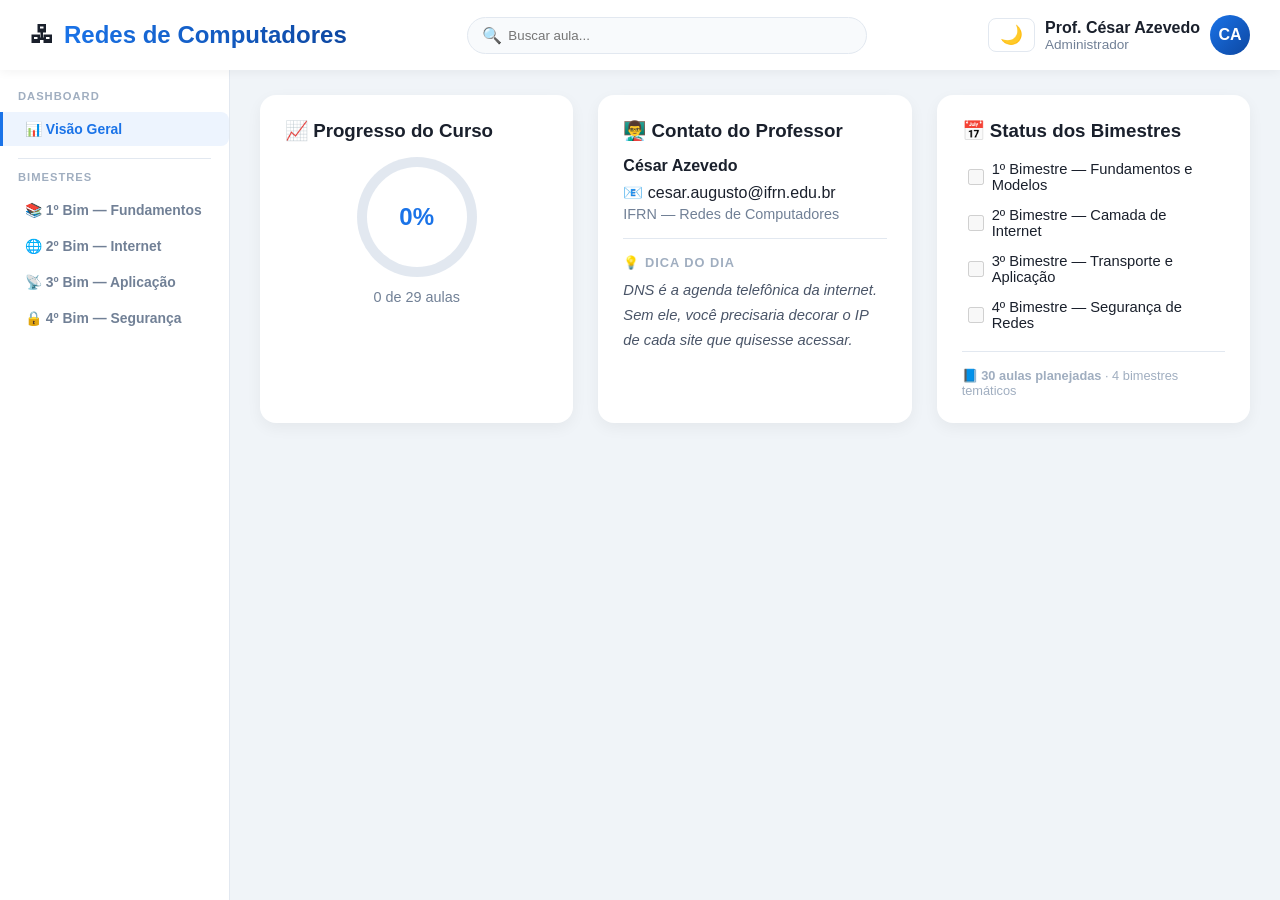
<file: index.html>
<!DOCTYPE html>
<html lang="pt-BR">
<head>
    <meta charset="UTF-8">
    <meta name="viewport" content="width=device-width, initial-scale=1.0">
    <title>Dashboard — RC</title>
    <style>
        :root {
            --primary:   #1a73e8;
            --secondary: #0d47a1;
            --bg-light:  #f0f4f8;
            --text-dark: #1a202c;
        }

        * { margin: 0; padding: 0; box-sizing: border-box; }

        body {
            font-family: 'Segoe UI', Roboto, Helvetica, Arial, sans-serif;
            background-color: var(--bg-light);
            color: var(--text-dark);
            height: 100vh;
            display: flex;
            flex-direction: column;
        }

        /* --- HEADER --- */
        .top-header {
            background: white;
            padding: 15px 30px;
            display: flex;
            justify-content: space-between;
            align-items: center;
            box-shadow: 0 2px 10px rgba(0,0,0,0.05);
            z-index: 10;
        }

        .brand {
            font-size: 1.5em;
            font-weight: 700;
            display: flex;
            align-items: center;
            gap: 10px;
        }

        .brand-text {
            background: linear-gradient(to right, var(--primary), var(--secondary));
            -webkit-background-clip: text;
            -webkit-text-fill-color: transparent;
            background-clip: text;
        }

        .search-box { position: relative; width: 400px; }

        .search-input {
            width: 100%;
            padding: 10px 20px 10px 40px;
            border-radius: 50px;
            border: 1px solid #e2e8f0;
            background: #f8fafc;
            outline: none;
            transition: all 0.3s;
        }

        .search-input:focus {
            background: white;
            border-color: var(--primary);
            box-shadow: 0 0 0 3px rgba(26,115,232,0.1);
        }

        .search-icon {
            position: absolute;
            left: 15px;
            top: 50%;
            transform: translateY(-50%);
            color: #a0aec0;
        }

        .user-profile { display: flex; align-items: center; gap: 10px; }

        .user-avatar {
            width: 40px;
            height: 40px;
            background: linear-gradient(135deg, var(--primary), var(--secondary));
            border-radius: 50%;
            display: flex;
            align-items: center;
            justify-content: center;
            color: white;
            font-weight: bold;
        }

        /* --- SIDEBAR --- */
        .main-container {
            flex: 1;
            display: flex;
            flex-direction: row;
            overflow: hidden;
        }

        .tabs-nav {
            display: flex;
            flex-direction: column;
            width: 230px;
            flex-shrink: 0;
            background: white;
            border-right: 1px solid #e2e8f0;
            overflow-y: auto;
            padding: 20px 0;
            gap: 2px;
        }

        .sidebar-label {
            font-size: 0.7em;
            font-weight: 700;
            color: #a0aec0;
            text-transform: uppercase;
            letter-spacing: 1px;
            padding: 0 18px 8px;
        }

        .sidebar-sep { height: 1px; background: #e2e8f0; margin: 10px 18px; }

        .tab-btn {
            padding: 9px 16px 9px 22px;
            background: transparent;
            border: none;
            border-left: 3px solid transparent;
            font-size: 0.87em;
            font-weight: 600;
            color: #718096;
            cursor: pointer;
            transition: all 0.2s;
            border-radius: 0 8px 8px 0;
            text-align: left;
            width: 100%;
        }

        .tab-btn:hover { color: var(--primary); background: rgba(26,115,232,0.06); }

        .tab-btn.active {
            color: var(--primary);
            background: rgba(26,115,232,0.08);
            border-left-color: var(--primary);
        }

        /* Cores por bimestre */
        .tab-btn[data-target="bim1"].active { border-left-color: #1a73e8; color: #1a73e8; background: rgba(26,115,232,.08); }
        .tab-btn[data-target="bim2"].active { border-left-color: #0f9d58; color: #0f9d58; background: rgba(15,157,88,.08); }
        .tab-btn[data-target="bim3"].active { border-left-color: #f57c00; color: #f57c00; background: rgba(245,124,0,.08); }
        .tab-btn[data-target="bim4"].active { border-left-color: #8e24aa; color: #8e24aa; background: rgba(142,36,170,.08); }

        /* Badges */
        .badge-bim1 { background: rgba(26,115,232,.15);  color: #1a73e8; }
        .badge-bim2 { background: rgba(15,157,88,.15);   color: #0f9d58; }
        .badge-bim3 { background: rgba(245,124,0,.15);   color: #f57c00; }
        .badge-bim4 { background: rgba(142,36,170,.15);  color: #8e24aa; }

        /* --- CONTEÚDO DAS ABAS --- */
        .tab-content {
            flex: 1;
            overflow-y: auto;
            display: none;
            animation: fadeIn 0.4s ease;
            padding: 25px 30px 50px;
        }

        .tab-content.active { display: block; }

        @keyframes fadeIn {
            from { opacity: 0; transform: translateY(10px); }
            to   { opacity: 1; transform: translateY(0); }
        }

        /* --- DASHBOARD --- */
        .dashboard-grid {
            display: grid;
            grid-template-columns: repeat(auto-fit, minmax(300px, 1fr));
            gap: 25px;
        }

        .dash-card {
            background: white;
            padding: 25px;
            border-radius: 16px;
            box-shadow: 0 5px 15px rgba(0,0,0,0.05);
        }

        .dash-card h3 {
            margin-bottom: 15px;
            color: var(--text-dark);
            display: flex;
            align-items: center;
            gap: 10px;
        }

        .progress-circular {
            --prog: 0%;
            width: 120px;
            height: 120px;
            border-radius: 50%;
            background: conic-gradient(var(--primary) var(--prog), #e2e8f0 0);
            margin: 0 auto;
            display: flex;
            align-items: center;
            justify-content: center;
            position: relative;
        }

        .prog-text {
            position: absolute;
            background: white;
            width: 100px;
            height: 100px;
            border-radius: 50%;
            display: flex;
            align-items: center;
            justify-content: center;
            font-size: 1.5em;
            font-weight: bold;
            color: var(--primary);
        }

        .chapter-check-list { list-style: none; }
        .chapter-check-list li { margin-bottom: 6px; }
        .chapter-check-list label {
            display: flex;
            align-items: center;
            gap: 8px;
            cursor: default;
            padding: 4px 6px;
            border-radius: 6px;
            transition: background 0.2s;
        }
        .chapter-check-list label:hover { background: #f0f4f8; }
        .chapter-check-list input[type="checkbox"] {
            width: 16px; height: 16px;
            accent-color: var(--primary);
            cursor: default;
            flex-shrink: 0;
        }
        .chapter-check-list .ch-name { font-size: 0.92em; }

        /* --- CARDS DE AULA --- */
        .bimestre-title {
            font-size: 1.8em;
            margin-bottom: 8px;
            display: flex;
            align-items: center;
            gap: 15px;
        }

        .bimestre-subtitle {
            font-size: 0.95em;
            color: #718096;
            margin-bottom: 24px;
        }

        .bimestre-badge {
            font-size: 0.6em;
            padding: 5px 12px;
            border-radius: 20px;
            text-transform: uppercase;
            letter-spacing: 1px;
        }

        .section-label {
            font-size: 0.75em;
            font-weight: 700;
            color: #a0aec0;
            text-transform: uppercase;
            letter-spacing: 1.5px;
            margin: 28px 0 12px;
        }

        .lessons-grid {
            display: grid;
            grid-template-columns: repeat(auto-fill, minmax(280px, 1fr));
            gap: 20px;
        }

        .lesson-card {
            background: white;
            border-radius: 12px;
            padding: 20px;
            box-shadow: 0 2px 8px rgba(0,0,0,0.05);
            transition: all 0.3s ease;
            border: 1px solid #f0f0f0;
            text-decoration: none;
            color: inherit;
            display: flex;
            flex-direction: column;
        }

        a.lesson-card:hover {
            transform: translateY(-5px);
            box-shadow: 0 8px 25px rgba(0,0,0,0.1);
            border-color: var(--primary);
        }

        .lesson-card.coming-soon {
            opacity: 0.58;
            cursor: not-allowed;
            border-style: dashed;
            border-color: #cbd5e0;
        }

        .lesson-header {
            display: flex;
            justify-content: space-between;
            margin-bottom: 15px;
        }

        .lesson-id { font-weight: 700; color: #a0aec0; }
        .lesson-status { font-size: 1.2em; }

        .lesson-title {
            font-size: 1.05em;
            font-weight: 600;
            margin-bottom: 10px;
            line-height: 1.4;
        }

        .lesson-desc {
            font-size: 0.88em;
            color: #718096;
            margin-bottom: 15px;
            flex-grow: 1;
            line-height: 1.6;
        }

        .lesson-tags {
            display: flex;
            gap: 8px;
            flex-wrap: wrap;
            margin-top: auto;
        }

        .mini-tag {
            font-size: 0.75em;
            padding: 3px 8px;
            background: #edf2f7;
            color: #718096;
            border-radius: 6px;
        }

        a.lesson-card.done .lesson-status { color: #38b000; }

        /* --- DARK MODE TOGGLE --- */
        .dark-toggle-index {
            padding: 7px 11px;
            border: 1px solid #e2e8f0;
            border-radius: 8px;
            background: white;
            cursor: pointer;
            font-size: 1.15em;
            line-height: 1;
            transition: all 0.2s;
        }
        .dark-toggle-index:hover { background: #eef4fb; border-color: var(--primary); }

        /* --- DARK MODE --- */
        body.dark-mode { background-color: #0f172a; color: #e2e8f0; }
        body.dark-mode .top-header { background: #1e293b; box-shadow: 0 2px 10px rgba(0,0,0,0.3); }
        body.dark-mode .brand-text { background: linear-gradient(to right, #93c5fd, #c4b5fd); -webkit-background-clip: text; background-clip: text; }
        body.dark-mode .dark-toggle-index { background: #334155; border-color: #475569; }
        body.dark-mode .dark-toggle-index:hover { background: #475569; border-color: #93c5fd; }
        body.dark-mode .tabs-nav { background: #1e293b; border-right-color: #334155; }
        body.dark-mode .sidebar-sep { background: #334155; }
        body.dark-mode .tab-btn { color: #94a3b8; }
        body.dark-mode .tab-btn:hover { color: #e2e8f0; background: rgba(255,255,255,0.05); }
        body.dark-mode .tab-btn.active { background: rgba(26,115,232,.18); }
        body.dark-mode .dash-card { background: #1e293b; box-shadow: 0 5px 15px rgba(0,0,0,0.2); }
        body.dark-mode .dash-card h3 { color: #e2e8f0; }
        body.dark-mode #motivationText { color: #94a3b8 !important; }
        body.dark-mode .progress-circular { background: conic-gradient(var(--primary) var(--prog), #334155 0); }
        body.dark-mode .prog-text { background: #1e293b; color: #93c5fd; }
        body.dark-mode .chapter-check-list label:hover { background: #334155; }
        body.dark-mode .lesson-card { background: #1e293b; border-color: #334155; box-shadow: 0 2px 8px rgba(0,0,0,0.2); }
        body.dark-mode a.lesson-card:hover { border-color: #93c5fd; box-shadow: 0 8px 25px rgba(0,0,0,0.3); }
        body.dark-mode .lesson-card.coming-soon { border-color: #334155; }
        body.dark-mode .lesson-title { color: #e2e8f0; }
        body.dark-mode .lesson-desc { color: #94a3b8; }
        body.dark-mode .mini-tag { background: #334155; color: #94a3b8; }
        body.dark-mode .bimestre-title { color: #e2e8f0; }
        body.dark-mode .bimestre-subtitle { color: #64748b; }
        body.dark-mode .section-label { color: #475569; }
        body.dark-mode .search-input { background: #334155; border-color: #475569; color: #e2e8f0; }
        body.dark-mode .search-input::placeholder { color: #64748b; }
        body.dark-mode .search-input:focus { background: #3d4f66; border-color: #93c5fd; box-shadow: 0 0 0 3px rgba(147,197,253,0.1); }
        body.dark-mode .search-icon { color: #64748b; }

        @media (max-width: 768px) {
            .top-header { flex-direction: column; gap: 15px; padding: 15px; }
            .search-box { width: 100%; }
            .main-container { flex-direction: column; }
            .tabs-nav {
                flex-direction: row;
                width: 100%;
                overflow-x: auto;
                overflow-y: hidden;
                padding: 8px 10px;
                gap: 4px;
                border-right: none;
                border-bottom: 1px solid #e2e8f0;
            }
            .sidebar-label, .sidebar-sep { display: none; }
            .tab-btn {
                border-left: none;
                border-bottom: 3px solid transparent;
                border-radius: 8px 8px 0 0;
                white-space: nowrap;
                width: auto;
                padding: 8px 14px;
            }
            .tab-btn.active,
            .tab-btn[data-target="bim1"].active,
            .tab-btn[data-target="bim2"].active,
            .tab-btn[data-target="bim3"].active,
            .tab-btn[data-target="bim4"].active {
                border-left-color: transparent;
                border-bottom-color: currentColor;
                background: rgba(26,115,232,0.06);
            }
            .tab-content { padding: 20px 15px 40px; }
        }
    </style>
</head>
<body>

    <!-- HEADER -->
    <div class="top-header">
        <div class="brand">
            <span>&#x1F5A7;&#xFE0F;</span>
            <span class="brand-text">Redes de Computadores</span>
        </div>
        <div class="search-box">
            <span class="search-icon">&#x1F50D;</span>
            <input
                type="text"
                id="globalSearch"
                class="search-input"
                placeholder="Buscar aula..."
                onkeyup="performGlobalSearch()"
            >
        </div>
        <div class="user-profile">
            <button class="dark-toggle-index" id="darkToggleIndexBtn" title="Alternar modo escuro">&#x1F319;</button>
            <div>
                <div style="font-weight: 600;">Prof. C&eacute;sar Azevedo</div>
                <div style="font-size: 0.85em; color: #718096;">Administrador</div>
            </div>
            <div class="user-avatar">CA</div>
        </div>
    </div>

    <!-- MAIN CONTAINER -->
    <div class="main-container">

        <!-- SIDEBAR -->
        <div class="tabs-nav">
            <div class="sidebar-label">Dashboard</div>
            <button class="tab-btn active" data-target="visao-geral">&#x1F4CA; Vis&atilde;o Geral</button>
            <div class="sidebar-sep"></div>
            <div class="sidebar-label">Bimestres</div>
            <button class="tab-btn" data-target="bim1">&#x1F4DA; 1&ordm; Bim &mdash; Fundamentos</button>
            <button class="tab-btn" data-target="bim2">&#x1F310; 2&ordm; Bim &mdash; Internet</button>
            <button class="tab-btn" data-target="bim3">&#x1F4E1; 3&ordm; Bim &mdash; Aplica&ccedil;&atilde;o</button>
            <button class="tab-btn" data-target="bim4">&#x1F512; 4&ordm; Bim &mdash; Seguran&ccedil;a</button>
        </div>

        <!-- ═══════════════════════════════════════════════════ -->
        <!-- VISÃO GERAL                                         -->
        <!-- ═══════════════════════════════════════════════════ -->
        <div id="visao-geral" class="tab-content active">
            <div class="dashboard-grid">

                <!-- Progresso -->
                <div class="dash-card">
                    <h3>&#x1F4C8; Progresso do Curso</h3>
                    <div class="progress-circular" id="progressCircle">
                        <span class="prog-text" id="progText">0%</span>
                    </div>
                    <p style="text-align:center; margin-top:12px; color:#718096; font-size:0.9em;" id="progLabel">0 de 30 aulas</p>
                </div>

                <!-- Contato + Dica -->
                <div class="dash-card">
                    <h3>&#x1F468;&#x200D;&#x1F3EB; Contato do Professor</h3>
                    <p><strong>C&eacute;sar Azevedo</strong></p>
                    <p style="margin-top:8px;">&#x1F4E7; cesar.augusto@ifrn.edu.br</p>
                    <p style="margin-top:4px; font-size:0.9em; color:#718096;">IFRN &mdash; Redes de Computadores</p>
                    <hr style="border:none; border-top:1px solid #e2e8f0; margin:16px 0;">
                    <p style="font-size:0.8em; font-weight:700; color:#a0aec0; text-transform:uppercase; letter-spacing:1px; margin-bottom:8px;">&#x1F4A1; Dica do dia</p>
                    <p id="motivationText" style="font-style: italic; color: #4a5568; line-height: 1.7; font-size:0.92em;"></p>
                </div>

                <!-- Status dos Bimestres -->
                <div class="dash-card">
                    <h3>&#x1F4C5; Status dos Bimestres</h3>
                    <ul class="chapter-check-list" id="chapterList">
                        <li><label><input type="checkbox" class="chapter-check" id="ch1"><span class="ch-name">1&ordm; Bimestre &mdash; Fundamentos e Modelos</span></label></li>
                        <li><label><input type="checkbox" class="chapter-check" id="ch2"><span class="ch-name">2&ordm; Bimestre &mdash; Camada de Internet</span></label></li>
                        <li><label><input type="checkbox" class="chapter-check" id="ch3"><span class="ch-name">3&ordm; Bimestre &mdash; Transporte e Aplica&ccedil;&atilde;o</span></label></li>
                        <li><label><input type="checkbox" class="chapter-check" id="ch4"><span class="ch-name">4&ordm; Bimestre &mdash; Seguran&ccedil;a de Redes</span></label></li>
                    </ul>
                    <hr style="border:none; border-top:1px solid #e2e8f0; margin:16px 0;">
                    <p style="font-size:0.8em; color:#a0aec0;">
                        &#x1F4D8; <strong>30 aulas planejadas</strong> &middot; 4 bimestres tem&aacute;ticos
                    </p>
                </div>

            </div>
        </div>

        <!-- ═══════════════════════════════════════════════════ -->
        <!-- BIMESTRE 1 — FUNDAMENTOS E MODELOS                  -->
        <!-- ═══════════════════════════════════════════════════ -->
        <div id="bim1" class="tab-content">
            <div class="bimestre-title">
                Fundamentos e Modelos
                <span class="bimestre-badge badge-bim1">1&ordm; Bimestre</span>
            </div>
            <p class="bimestre-subtitle">Hist&oacute;ria das redes, topologias, componentes, modelos OSI e TCP/IP, meios de transmiss&atilde;o, Ethernet e redes sem fio.</p>

            <div class="lessons-grid">

                <a href="rc01-introducao.html" class="lesson-card">
                    <div class="lesson-header">
                        <span class="lesson-id">#01 &#x1F4DA;</span>
                        <span class="lesson-status"></span>
                    </div>
                    <h4 class="lesson-title">Introdu&ccedil;&atilde;o &agrave;s Redes de Computadores</h4>
                    <p class="lesson-desc">Hist&oacute;ria e evolu&ccedil;&atilde;o das redes. Classificação quanto &agrave; &aacute;rea de cobertura: LAN, MAN, WAN e PAN.</p>
                    <div class="lesson-tags">
                        <span class="mini-tag">Hist&oacute;ria</span>
                        <span class="mini-tag">LAN/WAN</span>
                        <span class="mini-tag">Conceitos</span>
                    </div>
                </a>

                <a href="rc02-topologias.html" class="lesson-card">
                    <div class="lesson-header">
                        <span class="lesson-id">#02 &#x1F4CD;</span>
                        <span class="lesson-status"></span>
                    </div>
                    <h4 class="lesson-title">Topologias e Componentes de Rede</h4>
                    <p class="lesson-desc">Topologias f&iacute;sicas e l&oacute;gicas: estrela, barramento, anel e malha. Hub, switch, roteador, modem e cabeamento.</p>
                    <div class="lesson-tags">
                        <span class="mini-tag">Topologia</span>
                        <span class="mini-tag">Switch</span>
                        <span class="mini-tag">Roteador</span>
                    </div>
                </a>

                <a href="rc03-modelo-osi.html" class="lesson-card">
                    <div class="lesson-header">
                        <span class="lesson-id">#03 &#x1F4CB;</span>
                        <span class="lesson-status"></span>
                    </div>
                    <h4 class="lesson-title">Modelo OSI</h4>
                    <p class="lesson-desc">As 7 camadas do modelo OSI: fun&ccedil;&otilde;es, PDUs e intera&ccedil;&otilde;es entre camadas. Por que o OSI &eacute; refer&ecirc;ncia universal.</p>
                    <div class="lesson-tags">
                        <span class="mini-tag">OSI</span>
                        <span class="mini-tag">7 Camadas</span>
                        <span class="mini-tag">PDU</span>
                    </div>
                </a>

                <a href="rc04-tcp-ip.html" class="lesson-card">
                    <div class="lesson-header">
                        <span class="lesson-id">#04 &#x1F5A7;&#xFE0F;</span>
                        <span class="lesson-status"></span>
                    </div>
                    <h4 class="lesson-title">Arquitetura TCP/IP</h4>
                    <p class="lesson-desc">As 4 camadas do modelo TCP/IP. Compara&ccedil;&atilde;o com OSI. Encapsulamento de dados e como a internet realmente funciona.</p>
                    <div class="lesson-tags">
                        <span class="mini-tag">TCP/IP</span>
                        <span class="mini-tag">Encapsulamento</span>
                        <span class="mini-tag">Internet</span>
                    </div>
                </a>

                <a href="rc05-meios-transmissao.html" class="lesson-card">
                    <div class="lesson-header">
                        <span class="lesson-id">#05 &#x1F9F5;</span>
                        <span class="lesson-status"></span>
                    </div>
                    <h4 class="lesson-title">Meios de Transmiss&atilde;o e Cabeamento</h4>
                    <p class="lesson-desc">Par tran&ccedil;ado (UTP/STP), cabo coaxial e fibra &oacute;ptica. Padr&otilde;es de cabeamento estruturado e categorias de cabo.</p>
                    <div class="lesson-tags">
                        <span class="mini-tag">UTP</span>
                        <span class="mini-tag">Fibra</span>
                        <span class="mini-tag">Cabeamento</span>
                    </div>
                </a>

                <a href="rc06-ethernet.html" class="lesson-card">
                    <div class="lesson-header">
                        <span class="lesson-id">#06 &#x1F4FE;</span>
                        <span class="lesson-status"></span>
                    </div>
                    <h4 class="lesson-title">Ethernet (IEEE 802.3)</h4>
                    <p class="lesson-desc">Fam&iacute;lia Ethernet: CSMA/CD, quadro Ethernet, endere&ccedil;o MAC. Fast Ethernet, Gigabit e 10 Gigabit Ethernet.</p>
                    <div class="lesson-tags">
                        <span class="mini-tag">Ethernet</span>
                        <span class="mini-tag">CSMA/CD</span>
                        <span class="mini-tag">IEEE 802.3</span>
                    </div>
                </a>

                <a href="rc07-wifi.html" class="lesson-card">
                    <div class="lesson-header">
                        <span class="lesson-id">#07 &#x1F4F6;</span>
                        <span class="lesson-status"></span>
                    </div>
                    <h4 class="lesson-title">Redes sem Fio (IEEE 802.11)</h4>
                    <p class="lesson-desc">Padr&otilde;es Wi-Fi: 802.11b at&eacute; Wi-Fi&nbsp;7. Frequ&ecirc;ncias (2,4/5/6&nbsp;GHz), CSMA/CA, FHSS/DSSS, modos de opera&ccedil;&atilde;o, seguran&ccedil;a (WEP&rarr;WPA3) e planejamento de cobertura.</p>
                    <div class="lesson-tags">
                        <span class="mini-tag">Wi-Fi</span>
                        <span class="mini-tag">IEEE 802.11</span>
                        <span class="mini-tag">WPA3</span>
                        <span class="mini-tag">Wi-Fi 7</span>
                    </div>
                </a>

            </div>
        </div>

        <!-- ═══════════════════════════════════════════════════ -->
        <!-- BIMESTRE 2 — CAMADA DE INTERNET                     -->
        <!-- ═══════════════════════════════════════════════════ -->
        <div id="bim2" class="tab-content">
            <div class="bimestre-title">
                Camada de Internet
                <span class="bimestre-badge badge-bim2">2&ordm; Bimestre</span>
            </div>
            <p class="bimestre-subtitle">Protocolo IP (IPv4 e IPv6), endere&ccedil;amento, sub-redes, roteamento est&aacute;tico e din&acirc;mico, ICMP e NAT.</p>

            <div class="lessons-grid">

                <a href="rc09-ipv4.html" class="lesson-card">
                    <div class="lesson-header">
                        <span class="lesson-id">#01 &#x1F4E6;</span>
                        <span class="lesson-status"></span>
                    </div>
                    <h4 class="lesson-title">Protocolo IPv4</h4>
                    <p class="lesson-desc">Estrutura do pacote IPv4: cabe&ccedil;alho, campos, TTL e fragmenta&ccedil;&atilde;o. Caracter&iacute;sticas do servi&ccedil;o n&atilde;o orient. a conex&atilde;o.</p>
                    <div class="lesson-tags">
                        <span class="mini-tag">IPv4</span>
                        <span class="mini-tag">Pacote</span>
                        <span class="mini-tag">TTL</span>
                    </div>
                </a>

                <a href="rc10-enderecamento.html" class="lesson-card">
                    <div class="lesson-header">
                        <span class="lesson-id">#02 &#x1F522;</span>
                        <span class="lesson-status"></span>
                    </div>
                    <h4 class="lesson-title">Endere&ccedil;amento IPv4 e Sub-redes</h4>
                    <p class="lesson-desc">Classes A/B/C, m&aacute;scara de sub-rede, CIDR e subnetting. C&aacute;lculo de hosts, endere&ccedil;os de rede e broadcast.</p>
                    <div class="lesson-tags">
                        <span class="mini-tag">CIDR</span>
                        <span class="mini-tag">Subnetting</span>
                        <span class="mini-tag">M&aacute;scara</span>
                    </div>
                </a>

                <a href="rc11-ipv6.html" class="lesson-card">
                    <div class="lesson-header">
                        <span class="lesson-id">#03 &#x1F195;</span>
                        <span class="lesson-status"></span>
                    </div>
                    <h4 class="lesson-title">IPv6</h4>
                    <p class="lesson-desc">Formato de endere&ccedil;os IPv6, tipos (unicast, multicast, anycast), mecanismos de migra&ccedil;&atilde;o e diferen&ccedil;as em rela&ccedil;&atilde;o ao IPv4.</p>
                    <div class="lesson-tags">
                        <span class="mini-tag">IPv6</span>
                        <span class="mini-tag">Unicast</span>
                        <span class="mini-tag">Migra&ccedil;&atilde;o</span>
                    </div>
                </a>

                <a href="rc12-roteamento-estatico.html" class="lesson-card coming-soon">
                    <div class="lesson-header">
                        <span class="lesson-id">#04 &#x1F5FA;&#xFE0F;</span>
                        <span class="lesson-status"></span>
                    </div>
                    <h4 class="lesson-title">Roteamento Est&aacute;tico</h4>
                    <p class="lesson-desc">Tabelas de roteamento, rotas est&aacute;ticas e rota padr&atilde;o. Como o roteador decide o pr&oacute;ximo salto (next hop) de cada pacote.</p>
                    <div class="lesson-tags">
                        <span class="mini-tag">Roteamento</span>
                        <span class="mini-tag">Next Hop</span>
                        <span class="mini-tag">Tabela</span>
                    </div>
                </a>

                <a href="rc13-roteamento-dinamico.html" class="lesson-card coming-soon">
                    <div class="lesson-header">
                        <span class="lesson-id">#05 &#x1F501;</span>
                        <span class="lesson-status"></span>
                    </div>
                    <h4 class="lesson-title">Roteamento Din&acirc;mico</h4>
                    <p class="lesson-desc">Protocolos de roteamento din&acirc;mico: RIP, OSPF e BGP. Dist&acirc;ncia administrativa, m&eacute;tricas e converg&ecirc;ncia da rede.</p>
                    <div class="lesson-tags">
                        <span class="mini-tag">OSPF</span>
                        <span class="mini-tag">RIP</span>
                        <span class="mini-tag">BGP</span>
                    </div>
                </a>

                <a href="rc14-icmp.html" class="lesson-card coming-soon">
                    <div class="lesson-header">
                        <span class="lesson-id">#06 &#x1F4E1;</span>
                        <span class="lesson-status"></span>
                    </div>
                    <h4 class="lesson-title">Protocolo ICMP e Diagn&oacute;stico</h4>
                    <p class="lesson-desc">Mensagens ICMP: Echo Request/Reply, Destination Unreachable, TTL Exceeded. Ferramentas ping e traceroute.</p>
                    <div class="lesson-tags">
                        <span class="mini-tag">ICMP</span>
                        <span class="mini-tag">ping</span>
                        <span class="mini-tag">traceroute</span>
                    </div>
                </a>

                <a href="rc15-nat.html" class="lesson-card coming-soon">
                    <div class="lesson-header">
                        <span class="lesson-id">#07 &#x1F504;</span>
                        <span class="lesson-status"></span>
                    </div>
                    <h4 class="lesson-title">NAT &mdash; Tradu&ccedil;&atilde;o de Endere&ccedil;os</h4>
                    <p class="lesson-desc">NAT est&aacute;tico, din&acirc;mico e PAT (masquerade). Como uma rede inteira compartilha um &uacute;nico IP p&uacute;blico na internet.</p>
                    <div class="lesson-tags">
                        <span class="mini-tag">NAT</span>
                        <span class="mini-tag">PAT</span>
                        <span class="mini-tag">IP P&uacute;blico</span>
                    </div>
                </a>

            </div>
        </div>

        <!-- ═══════════════════════════════════════════════════ -->
        <!-- BIMESTRE 3 — TRANSPORTE E APLICAÇÃO                 -->
        <!-- ═══════════════════════════════════════════════════ -->
        <div id="bim3" class="tab-content">
            <div class="bimestre-title">
                Transporte e Aplica&ccedil;&atilde;o
                <span class="bimestre-badge badge-bim3">3&ordm; Bimestre</span>
            </div>
            <p class="bimestre-subtitle">Protocolos TCP e UDP, DNS, DHCP, HTTP/HTTPS, e-mail, FTP, SSH e ferramentas de diagn&oacute;stico de rede.</p>

            <div class="lessons-grid">

                <a href="rc16-tcp.html" class="lesson-card coming-soon">
                    <div class="lesson-header">
                        <span class="lesson-id">#01 &#x1F91D;</span>
                        <span class="lesson-status"></span>
                    </div>
                    <h4 class="lesson-title">Protocolo TCP</h4>
                    <p class="lesson-desc">Three-way handshake, controle de fluxo (janela deslizante), controle de congestionamento e entrega confi&aacute;vel de segmentos.</p>
                    <div class="lesson-tags">
                        <span class="mini-tag">TCP</span>
                        <span class="mini-tag">Handshake</span>
                        <span class="mini-tag">Confi&aacute;vel</span>
                    </div>
                </a>

                <a href="rc17-udp.html" class="lesson-card coming-soon">
                    <div class="lesson-header">
                        <span class="lesson-id">#02 &#x26A1;</span>
                        <span class="lesson-status"></span>
                    </div>
                    <h4 class="lesson-title">Protocolo UDP</h4>
                    <p class="lesson-desc">Caracter&iacute;sticas do UDP: sem conex&atilde;o, sem garantia de entrega e baixa lat&ecirc;ncia. Casos de uso: DNS, streaming, jogos.</p>
                    <div class="lesson-tags">
                        <span class="mini-tag">UDP</span>
                        <span class="mini-tag">Streaming</span>
                        <span class="mini-tag">Lat&ecirc;ncia</span>
                    </div>
                </a>

                <a href="rc18-dns.html" class="lesson-card coming-soon">
                    <div class="lesson-header">
                        <span class="lesson-id">#03 &#x1F4D6;</span>
                        <span class="lesson-status"></span>
                    </div>
                    <h4 class="lesson-title">DNS &mdash; Sistema de Nomes</h4>
                    <p class="lesson-desc">Hierarquia DNS, processo de resolu&ccedil;&atilde;o iterativa e recursiva. Tipos de registros: A, AAAA, CNAME, MX, PTR, NS, SOA.</p>
                    <div class="lesson-tags">
                        <span class="mini-tag">DNS</span>
                        <span class="mini-tag">Registros</span>
                        <span class="mini-tag">Resolu&ccedil;&atilde;o</span>
                    </div>
                </a>

                <a href="rc19-dhcp.html" class="lesson-card coming-soon">
                    <div class="lesson-header">
                        <span class="lesson-id">#04 &#x1F4E8;</span>
                        <span class="lesson-status"></span>
                    </div>
                    <h4 class="lesson-title">DHCP &mdash; Configura&ccedil;&atilde;o Autom&aacute;tica</h4>
                    <p class="lesson-desc">Processo DORA (Discover, Offer, Request, Acknowledge). Escopos, exclus&otilde;es, reservas por MAC e lease time.</p>
                    <div class="lesson-tags">
                        <span class="mini-tag">DHCP</span>
                        <span class="mini-tag">DORA</span>
                        <span class="mini-tag">Lease</span>
                    </div>
                </a>

                <a href="rc20-http.html" class="lesson-card coming-soon">
                    <div class="lesson-header">
                        <span class="lesson-id">#05 &#x1F310;</span>
                        <span class="lesson-status"></span>
                    </div>
                    <h4 class="lesson-title">HTTP e HTTPS</h4>
                    <p class="lesson-desc">M&eacute;todos HTTP (GET, POST, PUT, DELETE), c&oacute;digos de status, cabe&ccedil;alhos e cookies. HTTPS: TLS/SSL e certificados digitais.</p>
                    <div class="lesson-tags">
                        <span class="mini-tag">HTTP</span>
                        <span class="mini-tag">HTTPS</span>
                        <span class="mini-tag">TLS</span>
                    </div>
                </a>

                <a href="rc21-email.html" class="lesson-card coming-soon">
                    <div class="lesson-header">
                        <span class="lesson-id">#06 &#x1F4E7;</span>
                        <span class="lesson-status"></span>
                    </div>
                    <h4 class="lesson-title">Protocolos de E-mail</h4>
                    <p class="lesson-desc">SMTP para envio de mensagens. POP3 vs IMAP para recebimento: diferen&ccedil;as, portas e quando usar cada protocolo.</p>
                    <div class="lesson-tags">
                        <span class="mini-tag">SMTP</span>
                        <span class="mini-tag">POP3</span>
                        <span class="mini-tag">IMAP</span>
                    </div>
                </a>

                <a href="rc22-ftp.html" class="lesson-card coming-soon">
                    <div class="lesson-header">
                        <span class="lesson-id">#07 &#x1F4C2;</span>
                        <span class="lesson-status"></span>
                    </div>
                    <h4 class="lesson-title">FTP &mdash; Transfer&ecirc;ncia de Arquivos</h4>
                    <p class="lesson-desc">Modos ativo e passivo do FTP. Portas 20 e 21, autentica&ccedil;&atilde;o e limita&ccedil;&otilde;es de seguran&ccedil;a. Alternativas: SFTP e FTPS.</p>
                    <div class="lesson-tags">
                        <span class="mini-tag">FTP</span>
                        <span class="mini-tag">SFTP</span>
                        <span class="mini-tag">Transfer&ecirc;ncia</span>
                    </div>
                </a>

                <a href="rc23-ssh.html" class="lesson-card coming-soon">
                    <div class="lesson-header">
                        <span class="lesson-id">#08 &#x1F511;</span>
                        <span class="lesson-status"></span>
                    </div>
                    <h4 class="lesson-title">SSH e Acesso Remoto</h4>
                    <p class="lesson-desc">SSH vs TELNET: por que o Telnet &eacute; inseguro. Autentica&ccedil;&atilde;o por chaves p&uacute;blica/privada, port forwarding e t&uacute;neis SSH.</p>
                    <div class="lesson-tags">
                        <span class="mini-tag">SSH</span>
                        <span class="mini-tag">TELNET</span>
                        <span class="mini-tag">Chaves</span>
                    </div>
                </a>

            </div>
        </div>

        <!-- ═══════════════════════════════════════════════════ -->
        <!-- BIMESTRE 4 — SEGURANÇA DE REDES                     -->
        <!-- ═══════════════════════════════════════════════════ -->
        <div id="bim4" class="tab-content">
            <div class="bimestre-title">
                Seguran&ccedil;a de Redes
                <span class="bimestre-badge badge-bim4">4&ordm; Bimestre</span>
            </div>
            <p class="bimestre-subtitle">Seguran&ccedil;a da informa&ccedil;&atilde;o, ameaças e vulnerabilidades, criptografia, firewall, IPS/IDS, VPN e boas pr&aacute;ticas.</p>

            <div class="lessons-grid">

                <a href="rc24-seguranca-intro.html" class="lesson-card coming-soon">
                    <div class="lesson-header">
                        <span class="lesson-id">#01 &#x1F6E1;&#xFE0F;</span>
                        <span class="lesson-status"></span>
                    </div>
                    <h4 class="lesson-title">Introdu&ccedil;&atilde;o &agrave; Seguran&ccedil;a da Informa&ccedil;&atilde;o</h4>
                    <p class="lesson-desc">Tr&iacute;ade CIA: Confidencialidade, Integridade e Disponibilidade. Pol&iacute;ticas de seguran&ccedil;a, gest&atilde;o de riscos e normas (ISO 27001).</p>
                    <div class="lesson-tags">
                        <span class="mini-tag">CIA</span>
                        <span class="mini-tag">Pol&iacute;ticas</span>
                        <span class="mini-tag">Riscos</span>
                    </div>
                </a>

                <a href="rc25-ameacas.html" class="lesson-card coming-soon">
                    <div class="lesson-header">
                        <span class="lesson-id">#02 &#x1F480;</span>
                        <span class="lesson-status"></span>
                    </div>
                    <h4 class="lesson-title">Amea&ccedil;as, Ataques e Vulnerabilidades</h4>
                    <p class="lesson-desc">Tipos de ataques: DoS/DDoS, Man-in-the-Middle, phishing, spoofing, sniffing e SQL Injection. Explora&ccedil;&atilde;o de vulnerabilidades.</p>
                    <div class="lesson-tags">
                        <span class="mini-tag">DDoS</span>
                        <span class="mini-tag">MITM</span>
                        <span class="mini-tag">Phishing</span>
                    </div>
                </a>

                <a href="rc26-criptografia.html" class="lesson-card coming-soon">
                    <div class="lesson-header">
                        <span class="lesson-id">#03 &#x1F510;</span>
                        <span class="lesson-status"></span>
                    </div>
                    <h4 class="lesson-title">Criptografia e Certificados</h4>
                    <p class="lesson-desc">Criptografia sim&eacute;trica e assim&eacute;trica. PKI, certificados digitais X.509, assinatura digital e autoridades certificadoras (CA).</p>
                    <div class="lesson-tags">
                        <span class="mini-tag">Criptografia</span>
                        <span class="mini-tag">PKI</span>
                        <span class="mini-tag">Certificado</span>
                    </div>
                </a>

                <a href="rc27-firewall.html" class="lesson-card coming-soon">
                    <div class="lesson-header">
                        <span class="lesson-id">#04 &#x1F525;</span>
                        <span class="lesson-status"></span>
                    </div>
                    <h4 class="lesson-title">Firewall e Controle de Acesso</h4>
                    <p class="lesson-desc">Tipos de firewall: filtragem de pacotes, stateful e proxy. Regras ACL, DMZ, pol&iacute;tica de menor privil&eacute;gio e zonas de seguran&ccedil;a.</p>
                    <div class="lesson-tags">
                        <span class="mini-tag">Firewall</span>
                        <span class="mini-tag">ACL</span>
                        <span class="mini-tag">DMZ</span>
                    </div>
                </a>

                <a href="rc28-ips-ids.html" class="lesson-card coming-soon">
                    <div class="lesson-header">
                        <span class="lesson-id">#05 &#x1F6A8;</span>
                        <span class="lesson-status"></span>
                    </div>
                    <h4 class="lesson-title">IPS e IDS &mdash; Detec&ccedil;&atilde;o de Intrus&atilde;o</h4>
                    <p class="lesson-desc">Diferen&ccedil;a entre IDS (detec&ccedil;&atilde;o) e IPS (preven&ccedil;&atilde;o). Sistemas baseados em assinatura e anomalia. Snort como exemplo pr&aacute;tico.</p>
                    <div class="lesson-tags">
                        <span class="mini-tag">IDS</span>
                        <span class="mini-tag">IPS</span>
                        <span class="mini-tag">Snort</span>
                    </div>
                </a>

                <a href="rc29-vpn.html" class="lesson-card coming-soon">
                    <div class="lesson-header">
                        <span class="lesson-id">#06 &#x1F30D;</span>
                        <span class="lesson-status"></span>
                    </div>
                    <h4 class="lesson-title">VPN &mdash; Redes Privadas Virtuais</h4>
                    <p class="lesson-desc">Conceito de t&uacute;nel VPN. Tipos: site-to-site e acesso remoto. Protocolos: IPSec, OpenVPN e WireGuard. Casos de uso corporativo.</p>
                    <div class="lesson-tags">
                        <span class="mini-tag">VPN</span>
                        <span class="mini-tag">IPSec</span>
                        <span class="mini-tag">T&uacute;nel</span>
                    </div>
                </a>

                <a href="rc30-antimalware.html" class="lesson-card coming-soon">
                    <div class="lesson-header">
                        <span class="lesson-id">#07 &#x1F9F9;</span>
                        <span class="lesson-status"></span>
                    </div>
                    <h4 class="lesson-title">Anti-malware e Boas Pr&aacute;ticas</h4>
                    <p class="lesson-desc">Tipos de malware: v&iacute;rus, worm, ransomware, spyware e rootkit. Solu&ccedil;&otilde;es de prote&ccedil;&atilde;o, atualiza&ccedil;&otilde;es e higiene digital.</p>
                    <div class="lesson-tags">
                        <span class="mini-tag">Malware</span>
                        <span class="mini-tag">Ransomware</span>
                        <span class="mini-tag">Prote&ccedil;&atilde;o</span>
                    </div>
                </a>

            </div>
        </div>

    </div><!-- fim .main-container -->

    <script>
        // ─── CONFIGURAÇÃO (Google Sheets) ────────────────────────────────
        // Crie uma planilha Google com a aba "aulas":
        //   Coluna A = nome do arquivo da aula (ex: rc01-introducao.html)
        //   Coluna B = TRUE ou FALSE
        // Depois substitua o valor abaixo pelo ID da sua planilha.
        const SHEET_ID  = '1OUrNTQYKFRtfNrD5SRz81CSQObZyKX4JuYRt4vdLcJo';
        const AULAS_URL = 'https://docs.google.com/spreadsheets/d/' + SHEET_ID
                        + '/gviz/tq?tqx=out:csv&sheet=aulas&t=' + Date.now();
        // ─────────────────────────────────────────────────────────────────

        function updateProgress() {
            const totalCards = document.querySelectorAll('a.lesson-card');
            const doneCards  = document.querySelectorAll('a.lesson-card.done');
            const total   = totalCards.length;
            const checked = doneCards.length;
            const pct     = total > 0 ? Math.round(checked / total * 100) : 0;

            document.getElementById('progressCircle').style.setProperty('--prog', pct + '%');
            document.getElementById('progText').textContent  = pct + '%';
            document.getElementById('progLabel').textContent = checked + ' de ' + total + ' aulas';
        }

        function updateBimestreChecks() {
            ['bim1', 'bim2', 'bim3', 'bim4'].forEach(function(bim, i) {
                const tab  = document.getElementById(bim);
                const cb   = document.getElementById('ch' + (i + 1));
                if (!tab || !cb) return;
                const cards = tab.querySelectorAll('a.lesson-card:not(.coming-soon)');
                const done  = tab.querySelectorAll('a.lesson-card.done');
                cb.checked = (cards.length > 0 && done.length === cards.length);
            });
        }

        function updateLessonCards(csv) {
            const linhas = csv.trim().split('\n').slice(1);
            linhas.forEach(function(linha) {
                const partes = linha.split(',');
                if (partes.length < 2) return;
                const aula   = partes[0].trim().replace(/"/g, '');
                const status = partes[1].trim().replace(/"/g, '').toUpperCase();
                if (status !== 'TRUE') return;
                const card = document.querySelector('a.lesson-card[href*="' + aula + '"]');
                if (card) {
                    card.classList.add('done');
                    card.classList.remove('coming-soon');
                    const statusEl = card.querySelector('.lesson-status');
                    if (statusEl) statusEl.textContent = '✅';
                }
            });
            updateBimestreChecks();
            updateProgress();
        }

        document.addEventListener('DOMContentLoaded', function() {
            document.querySelectorAll('.chapter-check').forEach(function(cb) { cb.disabled = true; });

            fetch(AULAS_URL)
                .then(function(r) { return r.text(); })
                .then(function(csv) { updateLessonCards(csv); })
                .catch(function() { updateProgress(); });
        });

        // ─── NAVEGAÇÃO POR ABAS + URL HASH ──────────────────────────────
        document.addEventListener('DOMContentLoaded', function() {
            const tabButtons  = document.querySelectorAll('.tab-btn');
            const tabContents = document.querySelectorAll('.tab-content');

            function activateTab(targetId) {
                tabButtons.forEach(btn => btn.classList.remove('active'));
                tabContents.forEach(c   => c.classList.remove('active'));
                const btn     = document.querySelector('[data-target="' + targetId + '"]');
                const content = document.getElementById(targetId);
                if (btn)     btn.classList.add('active');
                if (content) content.classList.add('active');
            }

            tabButtons.forEach(button => {
                button.addEventListener('click', () => {
                    const targetId = button.getAttribute('data-target');
                    activateTab(targetId);
                    history.replaceState(null, '', '#' + targetId);
                });
            });

            const hash = location.hash.slice(1);
            if (hash && document.getElementById(hash)) activateTab(hash);
        });

        // ─── DICAS MOTIVACIONAIS ─────────────────────────────────────────
        (function() {
            const dicas = [
                "O modelo OSI tem 7 camadas porque cada uma resolve um problema diferente. Entender cada camada é entender como os dados viajam de um ponto ao outro do planeta.",
                "Um endereço IP sem máscara de sub-rede é como um CEP sem cidade. A máscara diz ao roteador qual parte é rede e qual é host.",
                "DNS é a agenda telefônica da internet. Sem ele, você precisaria decorar o IP de cada site que quisesse acessar.",
                "O three-way handshake do TCP (SYN, SYN-ACK, ACK) é o aperto de mãos digital que garante que os dois lados estão prontos antes de transmitir dados.",
                "HTTPS não é um protocolo diferente do HTTP — é o HTTP dentro de um túnel TLS. O cadeado no navegador representa essa camada de proteção.",
                "IPv4 tem cerca de 4 bilhões de endereços. Parecia infinito em 1983. Hoje, o NAT e o IPv6 são necessários porque a internet cresceu mais do que o imaginado.",
                "Um firewall sem regras bem definidas é como uma porta sem chave. Bloqueie tudo por padrão e libere apenas o necessário — princípio do menor privilégio.",
                "Wi-Fi não é mágica: é rádio. Os padrões 802.11 definem frequência, largura de canal e modulação. WPA2 protege o canal; o hardware define a velocidade.",
                "O DHCP eliminou a configuração manual de IP em cada dispositivo. O processo DORA acontece em milissegundos toda vez que você conecta à rede.",
                "SSH substituiu o Telnet porque criptografa tudo. Usar Telnet em 2024 é como enviar a senha por cartão postal — qualquer um no caminho pode ler.",
                "Roteamento estático é previsível e rápido; roteamento dinâmico é flexível e se adapta a falhas. Redes grandes precisam dos dois.",
                "Um ataque DDoS não invade o sistema — ele o sufoca. Centenas de milhares de dispositivos comprometidos (botnet) inundam o alvo com tráfego até derrubar o serviço.",
                "O Wireshark é o raio-X da rede. Com ele, você vê cada pacote que trafega, depura protocolos e entende na prática o que os livros ensinam na teoria.",
                "VPN não é anonimato total — é um túnel criptografado. Ela protege seus dados em trânsito, especialmente em redes públicas.",
                "A diferença entre IMAP e POP3 é simples: IMAP sincroniza e-mails no servidor; POP3 baixa e apaga. Para múltiplos dispositivos, IMAP é sempre a escolha certa."
            ];
            document.addEventListener('DOMContentLoaded', function() {
                const el = document.getElementById('motivationText');
                if (el) el.textContent = dicas[Math.floor(Math.random() * dicas.length)];
            });
        })();

        // ─── MODO ESCURO ─────────────────────────────────────────────────
        (function() {
            if (localStorage.getItem('darkMode') === '1') {
                document.body.classList.add('dark-mode');
            }
            document.addEventListener('DOMContentLoaded', function() {
                const btn = document.getElementById('darkToggleIndexBtn');
                if (!btn) return;
                btn.textContent = document.body.classList.contains('dark-mode') ? '\u2600\uFE0F' : '\uD83C\uDF19';
                btn.addEventListener('click', function() {
                    const isDark = document.body.classList.toggle('dark-mode');
                    btn.textContent = isDark ? '\u2600\uFE0F' : '\uD83C\uDF19';
                    localStorage.setItem('darkMode', isDark ? '1' : '0');
                });
            });
        })();

        // ─── BUSCA GLOBAL ────────────────────────────────────────────────
        function performGlobalSearch() {
            const filter = document.getElementById('globalSearch').value.toUpperCase().trim();
            let firstMatch = null;

            document.querySelectorAll('.lesson-card').forEach(card => {
                const title = (card.querySelector('.lesson-title') || {}).innerText || '';
                const desc  = (card.querySelector('.lesson-desc')  || {}).innerText || '';
                const tags  = (card.querySelector('.lesson-tags')  || {}).innerText || '';
                const match = !filter
                    || title.toUpperCase().includes(filter)
                    || desc.toUpperCase().includes(filter)
                    || tags.toUpperCase().includes(filter);

                card.style.display = match ? '' : 'none';
                if (match && filter && !firstMatch) firstMatch = card.closest('.tab-content');
            });

            document.querySelectorAll('.tab-content').forEach(tab => {
                tab.querySelectorAll('.section-label').forEach(label => {
                    const grid = label.nextElementSibling;
                    if (!grid) return;
                    const anyVisible = Array.from(grid.querySelectorAll('.lesson-card'))
                                           .some(c => c.style.display !== 'none');
                    label.style.display = anyVisible ? '' : 'none';
                });
            });

            if (firstMatch && filter) {
                const btn = document.querySelector('[data-target="' + firstMatch.id + '"]');
                if (btn) btn.click();
            }
        }
    </script>
</body>
</html>
</file>
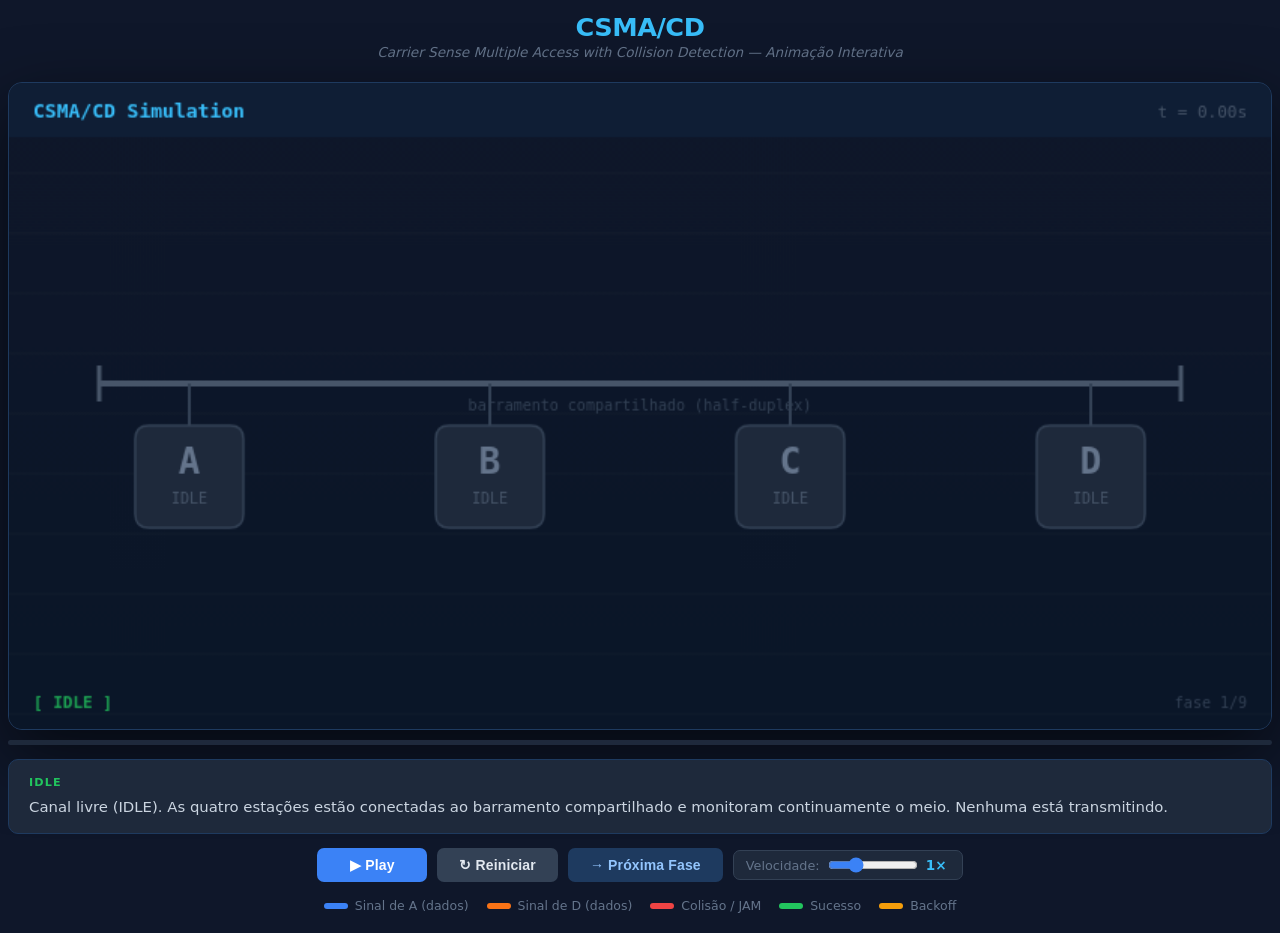
<file: csmacd-animacao.html>
<!DOCTYPE html>
<html lang="pt-BR">
<head>
  <meta charset="UTF-8">
  <meta name="viewport" content="width=device-width, initial-scale=1.0">
  <title>CSMA/CD &ndash; Anima&ccedil;&atilde;o Interativa</title>
  <style>
    * { box-sizing: border-box; margin: 0; padding: 0; }

    body {
      font-family: 'Segoe UI', system-ui, sans-serif;
      background: #0f172a;
      color: #e2e8f0;
      display: flex;
      flex-direction: column;
      align-items: center;
      padding: 12px 8px 20px;
      min-height: 100vh;
    }

    h1 {
      font-size: 1.6rem;
      font-weight: 800;
      color: #38bdf8;
      margin-bottom: 2px;
      text-align: center;
      letter-spacing: -0.02em;
    }

    .subtitle {
      color: #64748b;
      font-size: 0.85rem;
      margin-bottom: 22px;
      text-align: center;
      font-style: italic;
    }

    #canvas-wrapper {
      background: #1e293b;
      border-radius: 14px;
      border: 1px solid #1e3a5f;
      overflow: hidden;
      box-shadow: 0 25px 70px rgba(0,0,0,0.6);
      width: 100%;
    }

    canvas {
      display: block;
      width: 100%;
      height: auto;
      aspect-ratio: 840 / 430;
    }

    #progress-bar-wrapper {
      max-width: 100%;
      width: 100%;
      margin-top: 10px;
      background: #1e293b;
      border-radius: 4px;
      height: 5px;
    }

    #progress-bar {
      height: 100%;
      background: linear-gradient(90deg, #3b82f6, #38bdf8);
      border-radius: 4px;
      width: 0%;
      transition: width 0.08s linear;
    }

    #desc-box {
      margin-top: 14px;
      background: #1e293b;
      border: 1px solid #1e3a5f;
      border-radius: 10px;
      padding: 14px 20px;
      max-width: 100%;
      width: 100%;
      min-height: 64px;
      font-size: 0.93rem;
      line-height: 1.55;
      color: #cbd5e1;
    }

    .phase-label {
      font-size: 0.7rem;
      font-weight: 700;
      text-transform: uppercase;
      letter-spacing: 0.1em;
      color: #38bdf8;
      margin-bottom: 5px;
    }

    #controls {
      display: flex;
      gap: 10px;
      margin-top: 14px;
      align-items: center;
      flex-wrap: wrap;
      justify-content: center;
    }

    button {
      padding: 9px 22px;
      border: none;
      border-radius: 7px;
      cursor: pointer;
      font-size: 0.875rem;
      font-weight: 700;
      transition: all 0.15s;
      letter-spacing: 0.01em;
    }

    #btnPlay  { background: #3b82f6; color: white; min-width: 110px; }
    #btnPlay:hover  { background: #2563eb; transform: translateY(-1px); }
    #btnReset { background: #334155; color: #e2e8f0; }
    #btnReset:hover { background: #475569; }
    #btnStep  { background: #1e3a5f; color: #93c5fd; }
    #btnStep:hover  { background: #1e4976; }

    .ctrl-group {
      display: flex;
      align-items: center;
      gap: 8px;
      background: #1e293b;
      border: 1px solid #334155;
      border-radius: 7px;
      padding: 6px 12px;
    }

    .ctrl-label { color: #64748b; font-size: 0.8rem; }

    #speedSlider {
      width: 90px;
      accent-color: #3b82f6;
      cursor: pointer;
    }

    #speed-val { color: #38bdf8; font-size: 0.85rem; font-weight: 700; min-width: 24px; }

    .legend {
      display: flex;
      gap: 18px;
      margin-top: 16px;
      flex-wrap: wrap;
      justify-content: center;
    }

    .legend-item {
      display: flex;
      align-items: center;
      gap: 7px;
      font-size: 0.78rem;
      color: #64748b;
    }

    .legend-dot {
      width: 24px;
      height: 6px;
      border-radius: 3px;
    }
  </style>
</head>
<body>

  <h1>CSMA/CD</h1>
  <div class="subtitle">Carrier Sense Multiple Access with Collision Detection &mdash; Anima&ccedil;&atilde;o Interativa</div>

  <div id="canvas-wrapper">
    <canvas id="canvas" width="840" height="430"></canvas>
  </div>

  <div id="progress-bar-wrapper">
    <div id="progress-bar"></div>
  </div>

  <div id="desc-box">
    <div class="phase-label" id="phase-label">AGUARDANDO</div>
    <div id="desc-text">Clique em &#9654; Play para iniciar a simula&ccedil;&atilde;o do protocolo CSMA/CD.</div>
  </div>

  <div id="controls">
    <button id="btnPlay">&#9654; Play</button>
    <button id="btnReset">&#8635; Reiniciar</button>
    <button id="btnStep">&#8594; Pr&oacute;xima Fase</button>
    <div class="ctrl-group">
      <span class="ctrl-label">Velocidade:</span>
      <input type="range" id="speedSlider" min="0.25" max="3" step="0.25" value="1">
      <span id="speed-val">1&times;</span>
    </div>
  </div>

  <div class="legend">
    <div class="legend-item">
      <div class="legend-dot" style="background:#3b82f6"></div>
      <span>Sinal de A (dados)</span>
    </div>
    <div class="legend-item">
      <div class="legend-dot" style="background:#f97316"></div>
      <span>Sinal de D (dados)</span>
    </div>
    <div class="legend-item">
      <div class="legend-dot" style="background:#ef4444"></div>
      <span>Colis&atilde;o / JAM</span>
    </div>
    <div class="legend-item">
      <div class="legend-dot" style="background:#22c55e"></div>
      <span>Sucesso</span>
    </div>
    <div class="legend-item">
      <div class="legend-dot" style="background:#f59e0b"></div>
      <span>Backoff</span>
    </div>
  </div>

<script>
// ─────────────────────────────────────────────────────────────────────────────
//  Canvas setup
// ─────────────────────────────────────────────────────────────────────────────
const canvas = document.getElementById('canvas');
const ctx    = canvas.getContext('2d');
const W = canvas.width;   // 840
const H = canvas.height;  // 430

// ─────────────────────────────────────────────────────────────────────────────
//  Layout
// ─────────────────────────────────────────────────────────────────────────────
const BUS_Y  = 200;
const BUS_X1 = 60;
const BUS_X2 = 780;
const BUS_LEN = BUS_X2 - BUS_X1; // 720

const STA_W = 72;
const STA_H = 68;
const STA_TOP = BUS_Y + 28;  // station boxes below bus

const STATIONS = [
  { id:'A', x:120, color:'#3b82f6', glow:'rgba(59,130,246,0.5)',  darkBg:'#0f2a4a' },
  { id:'B', x:320, color:'#8b5cf6', glow:'rgba(139,92,246,0.4)', darkBg:'#1a1040' },
  { id:'C', x:520, color:'#8b5cf6', glow:'rgba(139,92,246,0.4)', darkBg:'#1a1040' },
  { id:'D', x:720, color:'#f97316', glow:'rgba(249,115,22,0.5)',  darkBg:'#3b1200' },
];

// ─────────────────────────────────────────────────────────────────────────────
//  Timeline (all times in ms at 1× speed)
// ─────────────────────────────────────────────────────────────────────────────
// Signal physics:
//   speed = BUS_LEN / 3200 ≈ 0.225 px/ms
//   A starts transmitting at t=3000, from x=120, direction →
//   D starts transmitting at t=5000, from x=720, direction ←
//
// Collision time:
//   120 + v*(t-3000) = 720 - v*(t-5000)
//   2v*t = 600 + v*(5000+3000)  →  t = 300/v + 4000
//   with v=BUS_LEN/3200 = 0.225: t = 300/0.225 + 4000 = 5333ms
//   x_collision = 120 + 0.225*(5333-3000) = 120 + 525 = 645

const SIG_V = BUS_LEN / 3200; // ~0.225 px/ms

// Pre-compute collision
const COL_T = 300 / SIG_V + 4000;          // ≈ 5333 ms
const COL_X = 120 + SIG_V * (COL_T - 3000); // ≈ 645 px

const T_IDLE_END    = 2000;
const T_A_SENSE_END = 3000;
const T_A_TX_START  = 3000;
const T_D_SENSE     = 4600;   // D starts sensing
const T_D_SENSE_END = 5000;
const T_D_TX_START  = 5000;
const T_COLLISION   = COL_T;  // ≈ 5333
const T_JAM_START   = 5600;
const T_JAM_END     = 6800;
const T_BACKOFF_A   = 9000;   // A's timer expires → retry
const T_BACKOFF_D   = 10500;  // D's timer expires (but senses busy, waits more)
const T_RETRY_START = 9000;
const T_RETRY_REACH = T_RETRY_START + BUS_LEN / SIG_V; // signal reaches end ≈ 12200
const T_SUCCESS     = T_RETRY_REACH;
const T_TOTAL       = 14000;

// ─────────────────────────────────────────────────────────────────────────────
//  Phase definitions
// ─────────────────────────────────────────────────────────────────────────────
const PHASES = [
  { start:0,              end:T_IDLE_END,    name:'IDLE',            color:'#22c55e' },
  { start:T_IDLE_END,     end:T_A_TX_START,  name:'CARRIER SENSE',   color:'#38bdf8' },
  { start:T_A_TX_START,   end:T_D_TX_START,  name:'TRANSMITINDO (A)',color:'#3b82f6' },
  { start:T_D_TX_START,   end:T_COLLISION,   name:'TRANSMITINDO (A+D)',color:'#f97316'},
  { start:T_COLLISION,    end:T_JAM_START,   name:'COLISAO!',        color:'#ef4444' },
  { start:T_JAM_START,    end:T_JAM_END,     name:'JAM SIGNAL',      color:'#ef4444' },
  { start:T_JAM_END,      end:T_BACKOFF_A,   name:'BACKOFF',         color:'#f59e0b' },
  { start:T_BACKOFF_A,    end:T_SUCCESS,     name:'RETRANSMISSAO',   color:'#a78bfa' },
  { start:T_SUCCESS,      end:T_TOTAL,       name:'SUCESSO!',        color:'#22c55e' },
];

const DESCS = [
  { t:0,               text:'Canal livre (IDLE). As quatro esta\u00e7\u00f5es est\u00e3o conectadas ao barramento compartilhado e monitoram continuamente o meio. Nenhuma est\u00e1 transmitindo.' },
  { t:T_IDLE_END,      text:'Esta\u00e7\u00e3o A quer enviar dados. Ela ESCUTA o canal primeiro (Carrier Sense) \u2014 detecta que est\u00e1 livre e se prepara para transmitir.' },
  { t:T_A_TX_START,    text:'Esta\u00e7\u00e3o A come\u00e7a a transmitir! O sinal el\u00e9trico se propaga pelo cabo em dire\u00e7\u00e3o \u00e0s outras esta\u00e7\u00f5es. B e C j\u00e1 detectam o sinal.' },
  { t:T_D_SENSE,       text:'Esta\u00e7\u00e3o D tamb\u00e9m quer transmitir. Ela escuta o canal, mas o sinal de A ainda n\u00e3o chegou at\u00e9 ela (atraso de propaga\u00e7\u00e3o). D acha que o canal est\u00e1 livre!' },
  { t:T_D_TX_START,    text:'Esta\u00e7\u00e3o D come\u00e7a a transmitir tamb\u00e9m! Agora dois sinais viajam pelo mesmo meio em dire\u00e7\u00f5es opostas.' },
  { t:T_COLLISION,     text:'\u26a1 COLIS\u00c3O! Os dois sinais se encontram e interferem mutuamente, corrompendo ambas as transmiss\u00f5es. Este \u00e9 o pior cen\u00e1rio do CSMA/CD.' },
  { t:T_JAM_START,     text:'Ambas as esta\u00e7\u00f5es detectam a colis\u00e3o e enviam um sinal de bloqueio (JAM). Isso garante que TODAS as esta\u00e7\u00f5es na rede sejam avisadas da colis\u00e3o.' },
  { t:T_JAM_END,       text:'Ap\u00f3s o JAM, as esta\u00e7\u00f5es param e iniciam o Truncated Binary Exponential Backoff. A espera 2s e D espera 3.5s (tempos aleat\u00f3rios por slot).' },
  { t:T_BACKOFF_A,     text:'Backoff de A expirou! A escuta o canal \u2014 est\u00e1 livre. Retransmite os dados. D ainda aguarda seu pr\u00f3prio timer.' },
  { t:T_SUCCESS,       text:'\u2713 Transmiss\u00e3o bem-sucedida! Os dados de A chegaram a todas as esta\u00e7\u00f5es. D detecta o sinal de A e aguarda o canal ficar livre antes de tentar novamente.' },
];

function getDesc(t) {
  let text = DESCS[0].text;
  for (const d of DESCS) { if (t >= d.t) text = d.text; }
  return text;
}

function getPhase(t) {
  for (const p of PHASES) { if (t >= p.start && t < p.end) return p; }
  return PHASES[PHASES.length - 1];
}

// ─────────────────────────────────────────────────────────────────────────────
//  Drawing helpers
// ─────────────────────────────────────────────────────────────────────────────
function roundRect(x, y, w, h, r) {
  ctx.beginPath();
  ctx.moveTo(x + r, y);
  ctx.lineTo(x + w - r, y);
  ctx.quadraticCurveTo(x + w, y, x + w, y + r);
  ctx.lineTo(x + w, y + h - r);
  ctx.quadraticCurveTo(x + w, y + h, x + w - r, y + h);
  ctx.lineTo(x + r, y + h);
  ctx.quadraticCurveTo(x, y + h, x, y + h - r);
  ctx.lineTo(x, y + r);
  ctx.quadraticCurveTo(x, y, x + r, y);
  ctx.closePath();
}

function drawBus(t) {
  // Determine bus color based on signals present
  let busColor = '#334155';
  if (t >= T_A_TX_START && t < T_COLLISION) busColor = '#1e3a5f';
  if (t >= T_COLLISION && t < T_JAM_END) busColor = '#3b0a0a';
  if (t >= T_RETRY_START && t < T_SUCCESS) busColor = '#052e16';
  if (t >= T_SUCCESS) busColor = '#052e16';

  // Bus fill (background glow)
  if (t >= T_A_TX_START) {
    ctx.beginPath();
    ctx.rect(BUS_X1, BUS_Y - 6, BUS_LEN, 12);
    ctx.fillStyle = busColor;
    ctx.fill();
  }

  // Bus line
  ctx.beginPath();
  ctx.moveTo(BUS_X1, BUS_Y);
  ctx.lineTo(BUS_X2, BUS_Y);
  ctx.strokeStyle = t >= T_A_TX_START && t < T_COLLISION ? '#1e40af' :
                    t >= T_COLLISION && t < T_JAM_END ? '#7f1d1d' :
                    t >= T_RETRY_START && t < T_SUCCESS + 500 ? '#14532d' : '#475569';
  ctx.lineWidth = 4;
  ctx.stroke();

  // Terminators
  [BUS_X1, BUS_X2].forEach(ex => {
    ctx.beginPath();
    ctx.moveTo(ex, BUS_Y - 12);
    ctx.lineTo(ex, BUS_Y + 12);
    ctx.strokeStyle = '#475569';
    ctx.lineWidth = 3;
    ctx.stroke();
  });

  // "Barramento compartilhado" label
  ctx.font = '10px monospace';
  ctx.textAlign = 'center';
  ctx.fillStyle = '#334155';
  ctx.fillText('barramento compartilhado (half-duplex)', W / 2, BUS_Y + 18);
}

function drawStation(s, t) {
  const opts = getStationState(s.id, t);
  const bx = s.x - STA_W / 2;
  const by = STA_TOP;

  // Connection wire to bus
  ctx.beginPath();
  ctx.moveTo(s.x, BUS_Y);
  ctx.lineTo(s.x, STA_TOP);
  ctx.strokeStyle = opts.active || opts.sensing ? s.color : '#334155';
  ctx.lineWidth = 2;
  if (opts.active) ctx.lineWidth = 3;
  ctx.stroke();

  // Glow
  ctx.shadowBlur = 0;
  if (opts.active || opts.glowing) {
    ctx.shadowBlur = 16;
    ctx.shadowColor = s.glow;
  }

  // Box fill
  roundRect(bx, by, STA_W, STA_H, 9);
  if (opts.success)       ctx.fillStyle = '#052e16';
  else if (opts.backoff)  ctx.fillStyle = '#1c0f00';
  else if (opts.collision) ctx.fillStyle = '#2d0000';
  else if (opts.active)   ctx.fillStyle = s.darkBg;
  else if (opts.sensing)  ctx.fillStyle = '#0f1e30';
  else                    ctx.fillStyle = '#1e293b';
  ctx.fill();

  // Box stroke
  roundRect(bx, by, STA_W, STA_H, 9);
  if (opts.success)        ctx.strokeStyle = '#22c55e';
  else if (opts.backoff)   ctx.strokeStyle = '#f59e0b';
  else if (opts.collision) ctx.strokeStyle = '#ef4444';
  else if (opts.active)    ctx.strokeStyle = s.color;
  else if (opts.sensing)   ctx.strokeStyle = '#38bdf8';
  else                     ctx.strokeStyle = '#334155';
  ctx.lineWidth = opts.active ? 2.5 : 1.5;
  ctx.stroke();
  ctx.shadowBlur = 0;

  // Station ID
  ctx.font = 'bold 24px monospace';
  ctx.textAlign = 'center';
  if (opts.success)        ctx.fillStyle = '#22c55e';
  else if (opts.backoff)   ctx.fillStyle = '#f59e0b';
  else if (opts.collision) ctx.fillStyle = '#f87171';
  else if (opts.active)    ctx.fillStyle = s.color;
  else if (opts.sensing)   ctx.fillStyle = '#38bdf8';
  else                     ctx.fillStyle = '#64748b';
  ctx.fillText(s.id, s.x, by + 32);

  // Status text
  ctx.font = '10px monospace';
  ctx.fillStyle = opts.success ? '#22c55e' :
                  opts.backoff ? '#f59e0b' :
                  opts.collision ? '#f87171' :
                  opts.active ? s.color :
                  opts.sensing ? '#38bdf8' : '#475569';
  const status = opts.success ? 'OK \u2713' :
                 opts.backoff ? 'backoff' :
                 opts.collision ? 'colisao!' :
                 opts.active ? 'TX' :
                 opts.sensing ? 'sensing...' : 'IDLE';
  ctx.fillText(status, s.x, by + 52);

  // Packet indicator above station (envelope)
  if (opts.hasPacket) {
    const px = s.x - 14;
    const py = BUS_Y - 68;
    const pw = 28, ph = 20;

    // Envelope body
    roundRect(px, py, pw, ph, 3);
    ctx.fillStyle = s.color + '20';
    ctx.strokeStyle = s.color;
    ctx.lineWidth = 1.5;
    ctx.fill();
    ctx.stroke();

    // Envelope flap
    ctx.beginPath();
    ctx.moveTo(px, py);
    ctx.lineTo(s.x, py + 10);
    ctx.lineTo(px + pw, py);
    ctx.strokeStyle = s.color + 'bb';
    ctx.lineWidth = 1;
    ctx.stroke();
  }

  // Sensing pulse rings
  if (opts.sensing) {
    const pulse = ((t % 600) / 600);
    ctx.globalAlpha = (1 - pulse) * 0.6;
    ctx.beginPath();
    ctx.arc(s.x, BUS_Y - 4, 8 + pulse * 24, 0, Math.PI * 2);
    ctx.strokeStyle = '#38bdf8';
    ctx.lineWidth = 1.5;
    ctx.stroke();
    ctx.globalAlpha = 1;
  }
}

function getStationState(id, t) {
  switch (id) {
    case 'A':
      if (t < T_IDLE_END)     return {};
      if (t < T_A_TX_START)   return { sensing: true, hasPacket: true };
      if (t < T_COLLISION)    return { active: true, glowing: true, hasPacket: true };
      if (t < T_JAM_START)    return { collision: true, hasPacket: true };
      if (t < T_JAM_END)      return { collision: true };
      if (t < T_BACKOFF_A)    return { backoff: true };
      if (t < T_SUCCESS)      return { active: true, glowing: true };
      return { success: true };

    case 'D':
      if (t < T_D_SENSE)      return {};
      if (t < T_D_TX_START)   return { sensing: true, hasPacket: true };
      if (t < T_COLLISION)    return { active: true, glowing: true, hasPacket: true };
      if (t < T_JAM_START)    return { collision: true, hasPacket: true };
      if (t < T_JAM_END)      return { collision: true };
      if (t < T_BACKOFF_D)    return { backoff: true };
      if (t < T_SUCCESS)      return { backoff: true }; // senses A's retry, keeps waiting
      return { success: true };

    default: // B and C
      if (t >= T_SUCCESS)     return { success: true };
      if (t >= T_A_TX_START && t < T_JAM_END) {
        // B senses when A's signal reaches it: A@x=120, B@x=320, dt=(320-120)/SIG_V≈889ms
        const reachT = T_A_TX_START + (STATIONS.find(s=>s.id===id).x - 120) / SIG_V;
        if (t >= reachT) return { sensing: true };
      }
      if (t >= T_RETRY_START) {
        const reachT2 = T_RETRY_START + (STATIONS.find(s=>s.id===id).x - 120) / SIG_V;
        if (t >= reachT2) return { success: true };
      }
      return {};
  }
}

// ─────────────────────────────────────────────────────────────────────────────
//  Signal rendering
// ─────────────────────────────────────────────────────────────────────────────
function drawSignalOnBus(fromX, toX, color, lineW, alpha, waveAnim) {
  if (Math.abs(toX - fromX) < 1) return;
  const dir = toX > fromX ? 1 : -1;
  const len = Math.abs(toX - fromX);

  ctx.globalAlpha = alpha;
  ctx.shadowBlur = 8;
  ctx.shadowColor = color + '99';

  // Signal band
  ctx.beginPath();
  ctx.moveTo(fromX, BUS_Y);
  ctx.lineTo(toX, BUS_Y);
  ctx.strokeStyle = color;
  ctx.lineWidth = lineW;
  ctx.lineCap = 'round';
  ctx.stroke();

  ctx.shadowBlur = 0;

  // Waveform overlay (data visualization)
  if (waveAnim && len > 20) {
    ctx.save();
    ctx.beginPath();
    ctx.rect(Math.min(fromX, toX), BUS_Y - lineW/2, len, lineW);
    ctx.clip();
    ctx.beginPath();
    const step = 8;
    const off = (waveAnim * 40) % (step * 2);
    let first = true;
    for (let x = Math.min(fromX, toX) - off; x <= Math.max(fromX, toX) + step; x += step / 2) {
      const y = BUS_Y + Math.sin((x + off) / step * Math.PI) * (lineW / 3 - 1);
      if (first) { ctx.moveTo(x, y); first = false; }
      else ctx.lineTo(x, y);
    }
    ctx.strokeStyle = 'rgba(255,255,255,0.3)';
    ctx.lineWidth = 1.5;
    ctx.stroke();
    ctx.restore();
  }

  // Leading edge dot
  ctx.beginPath();
  ctx.arc(toX, BUS_Y, lineW / 2 + 2, 0, Math.PI * 2);
  ctx.fillStyle = color;
  ctx.fill();

  ctx.globalAlpha = 1;
}

function drawAllSignals(t) {
  const wave = t / 1000; // animation time for wave movement

  // ── A's original transmission ──────────────────────────────────────────────
  if (t >= T_A_TX_START && t < T_JAM_END) {
    const dt    = t - T_A_TX_START;
    const lead  = Math.min(BUS_X2, 120 + dt * SIG_V);
    const color = t >= T_COLLISION ? '#ef4444' : '#3b82f6';
    const doWave = t < T_COLLISION;
    drawSignalOnBus(120, lead, color, 8, 1, doWave ? wave : null);
  }

  // ── D's original transmission ──────────────────────────────────────────────
  if (t >= T_D_TX_START && t < T_JAM_END) {
    const dt    = t - T_D_TX_START;
    const lead  = Math.max(BUS_X1, 720 - dt * SIG_V);
    const color = t >= T_COLLISION ? '#ef4444' : '#f97316';
    const doWave = t < T_COLLISION;
    drawSignalOnBus(720, lead, color, 8, 1, doWave ? wave : null);
  }

  // ── Collision burst ────────────────────────────────────────────────────────
  if (t >= T_COLLISION && t < T_JAM_START) {
    const p = (t - T_COLLISION) / (T_JAM_START - T_COLLISION);
    drawCollisionBurst(COL_X, p);
    // Labels
    ctx.font = 'bold 13px monospace';
    ctx.textAlign = 'center';
    ctx.fillStyle = '#ef4444';
    ctx.globalAlpha = 0.6 + 0.4 * Math.sin(t / 80);
    ctx.fillText('\u26a1 COLIS\u00c3O!', COL_X, BUS_Y - 38);
    ctx.globalAlpha = 1;
  }

  // ── JAM signal ─────────────────────────────────────────────────────────────
  if (t >= T_JAM_START && t < T_JAM_END) {
    const dt = t - T_JAM_START;
    const jamA = Math.min(BUS_X2, 120 + dt * SIG_V * 1.4);
    const jamD = Math.max(BUS_X1, 720 - dt * SIG_V * 1.4);

    // Dashed red jam signal
    ctx.setLineDash([8, 6]);
    drawSignalOnBus(120, jamA, '#ef4444', 7, 0.9, null);
    drawSignalOnBus(720, jamD, '#ef4444', 7, 0.9, null);
    ctx.setLineDash([]);

    // JAM labels
    if (jamA > 140) {
      ctx.font = 'bold 11px monospace';
      ctx.textAlign = 'center';
      ctx.fillStyle = '#f87171';
      ctx.fillText('JAM', 120 + (jamA - 120)/2, BUS_Y - 22);
    }
    if (jamD < 700) {
      ctx.font = 'bold 11px monospace';
      ctx.textAlign = 'center';
      ctx.fillStyle = '#f87171';
      ctx.fillText('JAM', 720 - (720 - jamD)/2, BUS_Y - 22);
    }
  }

  // ── A's "sensing" label before TX ─────────────────────────────────────────
  if (t >= T_IDLE_END && t < T_A_TX_START) {
    const p = (t - T_IDLE_END) / (T_A_TX_START - T_IDLE_END);
    ctx.globalAlpha = 0.5 + 0.5 * Math.sin(t / 250);
    ctx.font = '11px monospace';
    ctx.textAlign = 'center';
    ctx.fillStyle = '#38bdf8';
    ctx.fillText('\ud83d\udc41\ufe0f canal livre! iniciando TX...', 120, BUS_Y - 52);
    ctx.globalAlpha = 1;
  }

  // ── D sensing label ───────────────────────────────────────────────────────
  if (t >= T_D_SENSE && t < T_D_TX_START) {
    ctx.globalAlpha = 0.5 + 0.5 * Math.sin(t / 250);
    ctx.font = '11px monospace';
    ctx.textAlign = 'center';
    ctx.fillStyle = '#f97316';
    ctx.fillText('\ud83d\udc41\ufe0f n\u00e3o detectei sinal! vou transmitir!', 720, BUS_Y - 52);
    ctx.globalAlpha = 1;
  }

  // ── Backoff timers ────────────────────────────────────────────────────────
  if (t >= T_JAM_END && t < T_SUCCESS) {
    // A's timer
    if (t < T_BACKOFF_A) {
      const remA = (T_BACKOFF_A - t) / 1000;
      drawTimer(120, BUS_Y - 60, remA, T_JAM_END, T_BACKOFF_A, t, '#f59e0b', 'A backoff');
    }
    // D's timer
    if (t < T_BACKOFF_D) {
      const remD = (T_BACKOFF_D - t) / 1000;
      drawTimer(720, BUS_Y - 60, remD, T_JAM_END, T_BACKOFF_D, t, '#f59e0b', 'D backoff');
    }
  }

  // ── A's retry transmission ────────────────────────────────────────────────
  if (t >= T_RETRY_START && t < T_TOTAL) {
    const dt   = t - T_RETRY_START;
    const lead = Math.min(BUS_X2, 120 + dt * SIG_V);
    drawSignalOnBus(120, lead, '#22c55e', 9, 1, wave);

    if (lead > 200) {
      ctx.font = '11px monospace';
      ctx.textAlign = 'center';
      ctx.fillStyle = '#22c55e';
      ctx.globalAlpha = 0.8;
      ctx.fillText('\u2713 dados', (120 + lead) / 2, BUS_Y - 20);
      ctx.globalAlpha = 1;
    }
  }
}

function drawCollisionBurst(cx, p) {
  // Expanding shockwave
  const maxR = 50;
  for (let i = 0; i < 3; i++) {
    const rp = Math.min(1, p * 1.5 - i * 0.15);
    if (rp <= 0) continue;
    const r = rp * maxR * (0.6 + i * 0.2);
    ctx.globalAlpha = (1 - rp) * 0.7;
    ctx.beginPath();
    ctx.arc(cx, BUS_Y, r, 0, Math.PI * 2);
    ctx.strokeStyle = '#ef4444';
    ctx.lineWidth = 3 - i;
    ctx.stroke();
  }

  // Core explosion
  const cr = 8 + p * 14;
  ctx.globalAlpha = Math.max(0, 1 - p * 1.2);
  ctx.beginPath();
  ctx.arc(cx, BUS_Y, cr, 0, Math.PI * 2);
  ctx.fillStyle = '#fca5a5';
  ctx.fill();

  // Sparks
  const numSparks = 10;
  for (let i = 0; i < numSparks; i++) {
    const angle = (i / numSparks) * Math.PI * 2 + p * 1.5;
    const r1 = cr * 0.4;
    const r2 = (20 + p * 30) * (0.7 + (i % 3) * 0.15);
    ctx.beginPath();
    ctx.moveTo(cx + Math.cos(angle) * r1, BUS_Y + Math.sin(angle) * r1);
    ctx.lineTo(cx + Math.cos(angle) * r2, BUS_Y + Math.sin(angle) * r2);
    ctx.strokeStyle = i % 2 === 0 ? '#fca5a5' : '#fde68a';
    ctx.lineWidth = 1.5;
    ctx.stroke();
  }
  ctx.globalAlpha = 1;
}

function drawTimer(cx, cy, remaining, startT, endT, t, color, label) {
  const total = endT - startT;
  const elapsed = t - startT;
  const progress = Math.min(1, elapsed / total);

  // Pie countdown
  const R = 16;
  ctx.beginPath();
  ctx.arc(cx, cy, R, -Math.PI / 2, -Math.PI / 2 + (1 - progress) * Math.PI * 2);
  ctx.lineTo(cx, cy);
  ctx.closePath();
  ctx.fillStyle = color + '33';
  ctx.fill();

  ctx.beginPath();
  ctx.arc(cx, cy, R, 0, Math.PI * 2);
  ctx.strokeStyle = color;
  ctx.lineWidth = 2;
  ctx.stroke();

  // Remaining time
  ctx.font = 'bold 10px monospace';
  ctx.textAlign = 'center';
  ctx.fillStyle = color;
  ctx.fillText(remaining.toFixed(1) + 's', cx, cy + 4);

  // Label below
  ctx.font = '10px monospace';
  ctx.fillStyle = '#94a3b8';
  ctx.fillText(label, cx, cy + R + 12);
}

// ─────────────────────────────────────────────────────────────────────────────
//  Step labels on top of bus (propagation annotations)
// ─────────────────────────────────────────────────────────────────────────────
function drawAnnotations(t) {
  // Show signal reach markers for B and C during A's first TX
  if (t >= T_A_TX_START && t < T_COLLISION) {
    const leadA = 120 + (t - T_A_TX_START) * SIG_V;
    STATIONS.forEach(s => {
      if (s.id === 'A' || s.id === 'D') return;
      if (leadA >= s.x) {
        // Signal reached this station
        ctx.beginPath();
        ctx.moveTo(s.x, BUS_Y - 4);
        ctx.lineTo(s.x, BUS_Y - 16);
        ctx.strokeStyle = '#3b82f6';
        ctx.lineWidth = 1;
        ctx.stroke();
      }
    });
  }
}

// ─────────────────────────────────────────────────────────────────────────────
//  Main draw function
// ─────────────────────────────────────────────────────────────────────────────
function draw(t) {
  // Clear
  ctx.clearRect(0, 0, W, H);

  // Background gradient
  const bgGrad = ctx.createLinearGradient(0, 0, 0, H);
  bgGrad.addColorStop(0, '#0f172a');
  bgGrad.addColorStop(1, '#0a1628');
  ctx.fillStyle = bgGrad;
  ctx.fillRect(0, 0, W, H);

  // Title bar
  ctx.fillStyle = '#0f1e35';
  ctx.fillRect(0, 0, W, 36);
  ctx.font = 'bold 13px monospace';
  ctx.textAlign = 'left';
  ctx.fillStyle = '#38bdf8';
  ctx.fillText('CSMA/CD Simulation', 16, 23);
  ctx.font = '11px monospace';
  ctx.textAlign = 'right';
  ctx.fillStyle = '#475569';
  ctx.fillText('t = ' + (t / 1000).toFixed(2) + 's', W - 16, 23);

  // Grid lines (subtle)
  ctx.globalAlpha = 0.04;
  for (let y = 60; y < H; y += 40) {
    ctx.beginPath();
    ctx.moveTo(0, y); ctx.lineTo(W, y);
    ctx.strokeStyle = '#94a3b8';
    ctx.lineWidth = 1;
    ctx.stroke();
  }
  ctx.globalAlpha = 1;

  // ── Draw bus ──────────────────────────────────────────────────────────────
  drawBus(t);

  // ── Draw signals ──────────────────────────────────────────────────────────
  drawAllSignals(t);

  // ── Draw stations ─────────────────────────────────────────────────────────
  STATIONS.forEach(s => drawStation(s, t));

  // ── Draw annotations ──────────────────────────────────────────────────────
  drawAnnotations(t);

  // ── Phase badge (bottom left) ─────────────────────────────────────────────
  const ph = getPhase(t);
  ctx.font = 'bold 11px monospace';
  ctx.textAlign = 'left';
  ctx.fillStyle = ph.color + 'cc';
  ctx.fillText('[ ' + ph.name + ' ]', 16, H - 14);

  // ── Step indicator (bottom right) ─────────────────────────────────────────
  ctx.font = '10px monospace';
  ctx.textAlign = 'right';
  ctx.fillStyle = '#334155';
  const curPhIdx = PHASES.indexOf(ph) + 1;
  ctx.fillText('fase ' + curPhIdx + '/' + PHASES.length, W - 16, H - 14);
}

// ─────────────────────────────────────────────────────────────────────────────
//  Animation loop
// ─────────────────────────────────────────────────────────────────────────────
let running  = false;
let elapsed  = 0;
let lastTs   = null;
let rafId    = null;
let speed    = 1.0;

function frame(ts) {
  if (!running) return;
  if (lastTs === null) lastTs = ts;
  const dt = (ts - lastTs) * speed;
  lastTs = ts;
  elapsed = Math.min(T_TOTAL, elapsed + dt);

  draw(elapsed);
  updateUI(elapsed);

  if (elapsed < T_TOTAL && running) {
    rafId = requestAnimationFrame(frame);
  } else if (elapsed >= T_TOTAL) {
    running = false;
    document.getElementById('btnPlay').textContent = '\u25b6 Play';
  }
}

function updateUI(t) {
  const ph = getPhase(t);
  const phLbl = document.getElementById('phase-label');
  phLbl.textContent = ph.name;
  phLbl.style.color = ph.color;
  document.getElementById('desc-text').textContent = getDesc(t);
  document.getElementById('progress-bar').style.width = (t / T_TOTAL * 100) + '%';
}

// ─────────────────────────────────────────────────────────────────────────────
//  Controls
// ─────────────────────────────────────────────────────────────────────────────
document.getElementById('btnPlay').addEventListener('click', () => {
  if (elapsed >= T_TOTAL) { resetAnim(); return; }
  running = !running;
  document.getElementById('btnPlay').textContent = running ? '\u23f8 Pausar' : '\u25b6 Play';
  if (running) {
    lastTs = null;
    rafId = requestAnimationFrame(frame);
  }
});

document.getElementById('btnReset').addEventListener('click', resetAnim);

document.getElementById('btnStep').addEventListener('click', () => {
  // Jump to next phase start
  const ph = getPhase(elapsed);
  const idx = PHASES.indexOf(ph);
  if (idx < PHASES.length - 1) {
    running = false;
    document.getElementById('btnPlay').textContent = '\u25b6 Play';
    elapsed = PHASES[idx + 1].start;
    lastTs = null;
    draw(elapsed);
    updateUI(elapsed);
  }
});

document.getElementById('speedSlider').addEventListener('input', (e) => {
  speed = parseFloat(e.target.value);
  document.getElementById('speed-val').textContent = speed + '\u00d7';
});

function resetAnim() {
  running = false;
  elapsed = 0;
  lastTs  = null;
  if (rafId) cancelAnimationFrame(rafId);
  document.getElementById('btnPlay').textContent = '\u25b6 Play';
  draw(0);
  updateUI(0);
}

// ─────────────────────────────────────────────────────────────────────────────
//  Initial render
// ─────────────────────────────────────────────────────────────────────────────
draw(0);
updateUI(0);
</script>
</body>
</html>
</file>
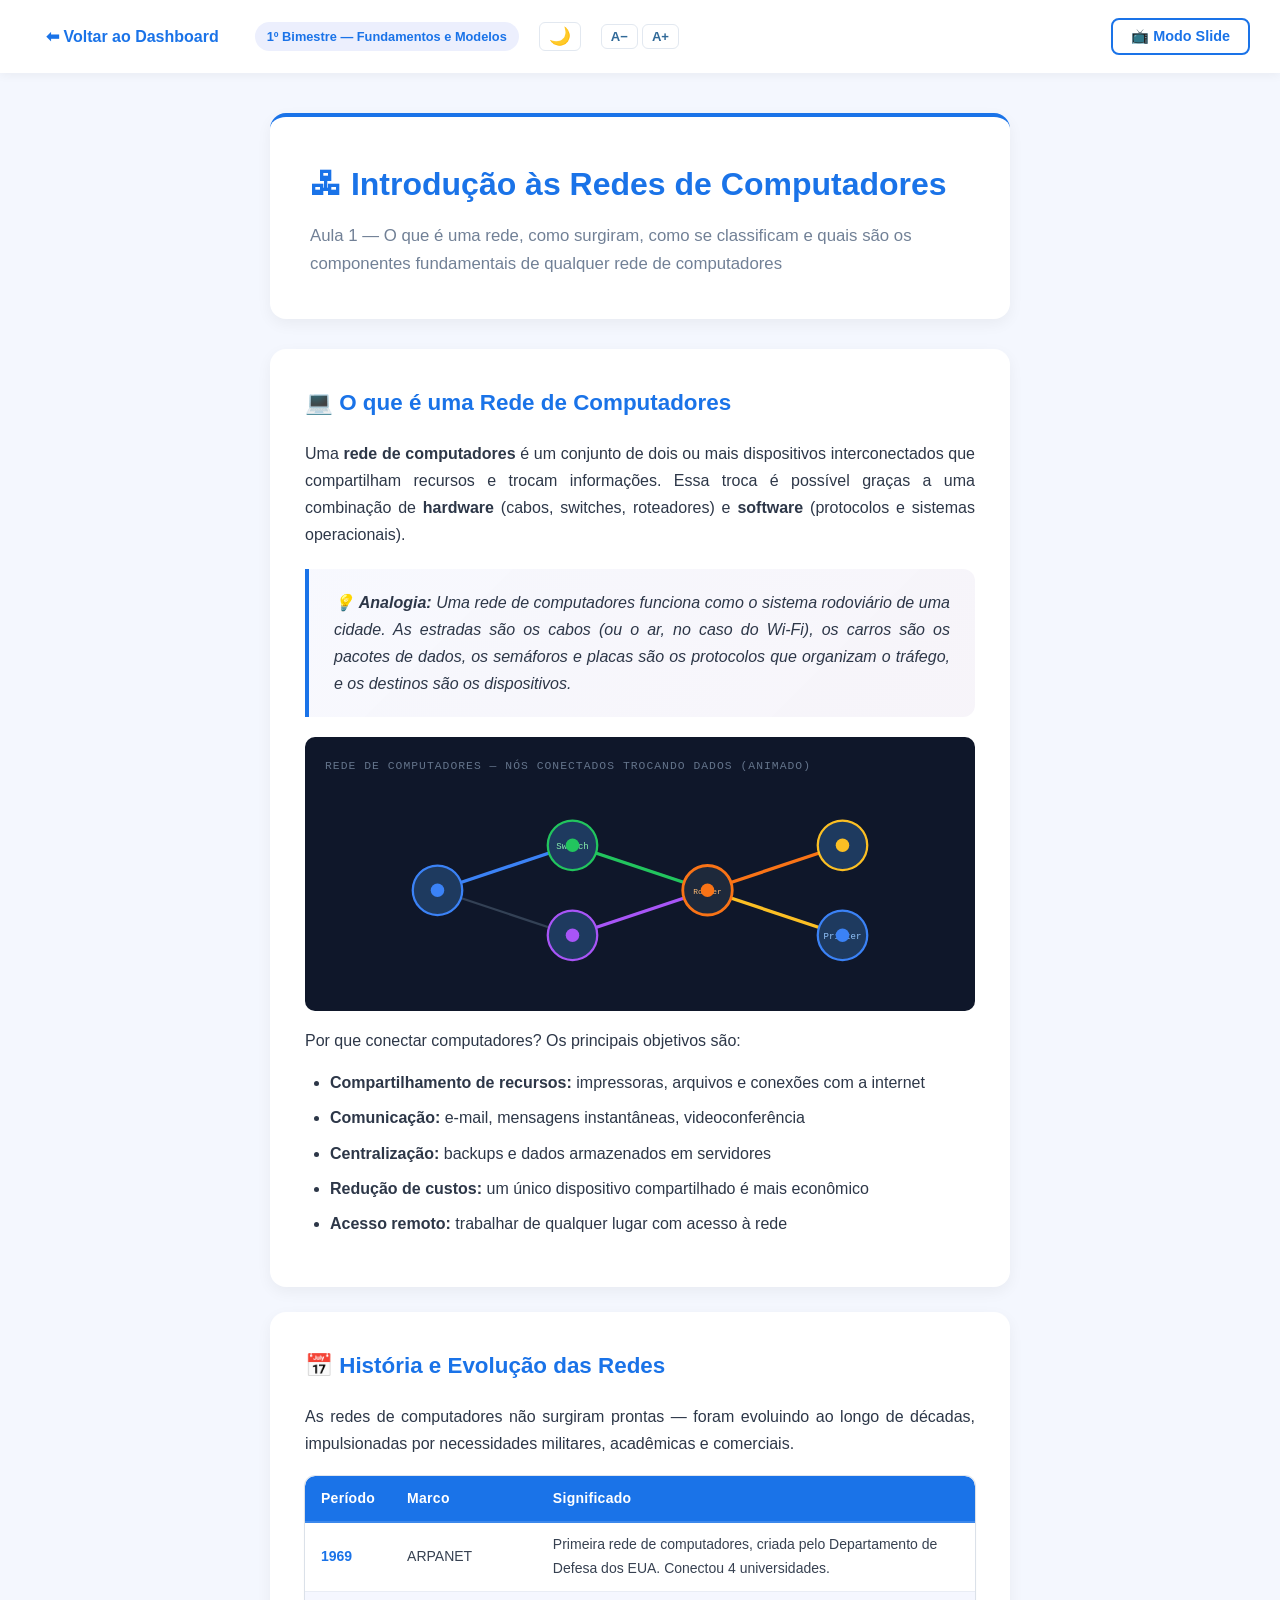
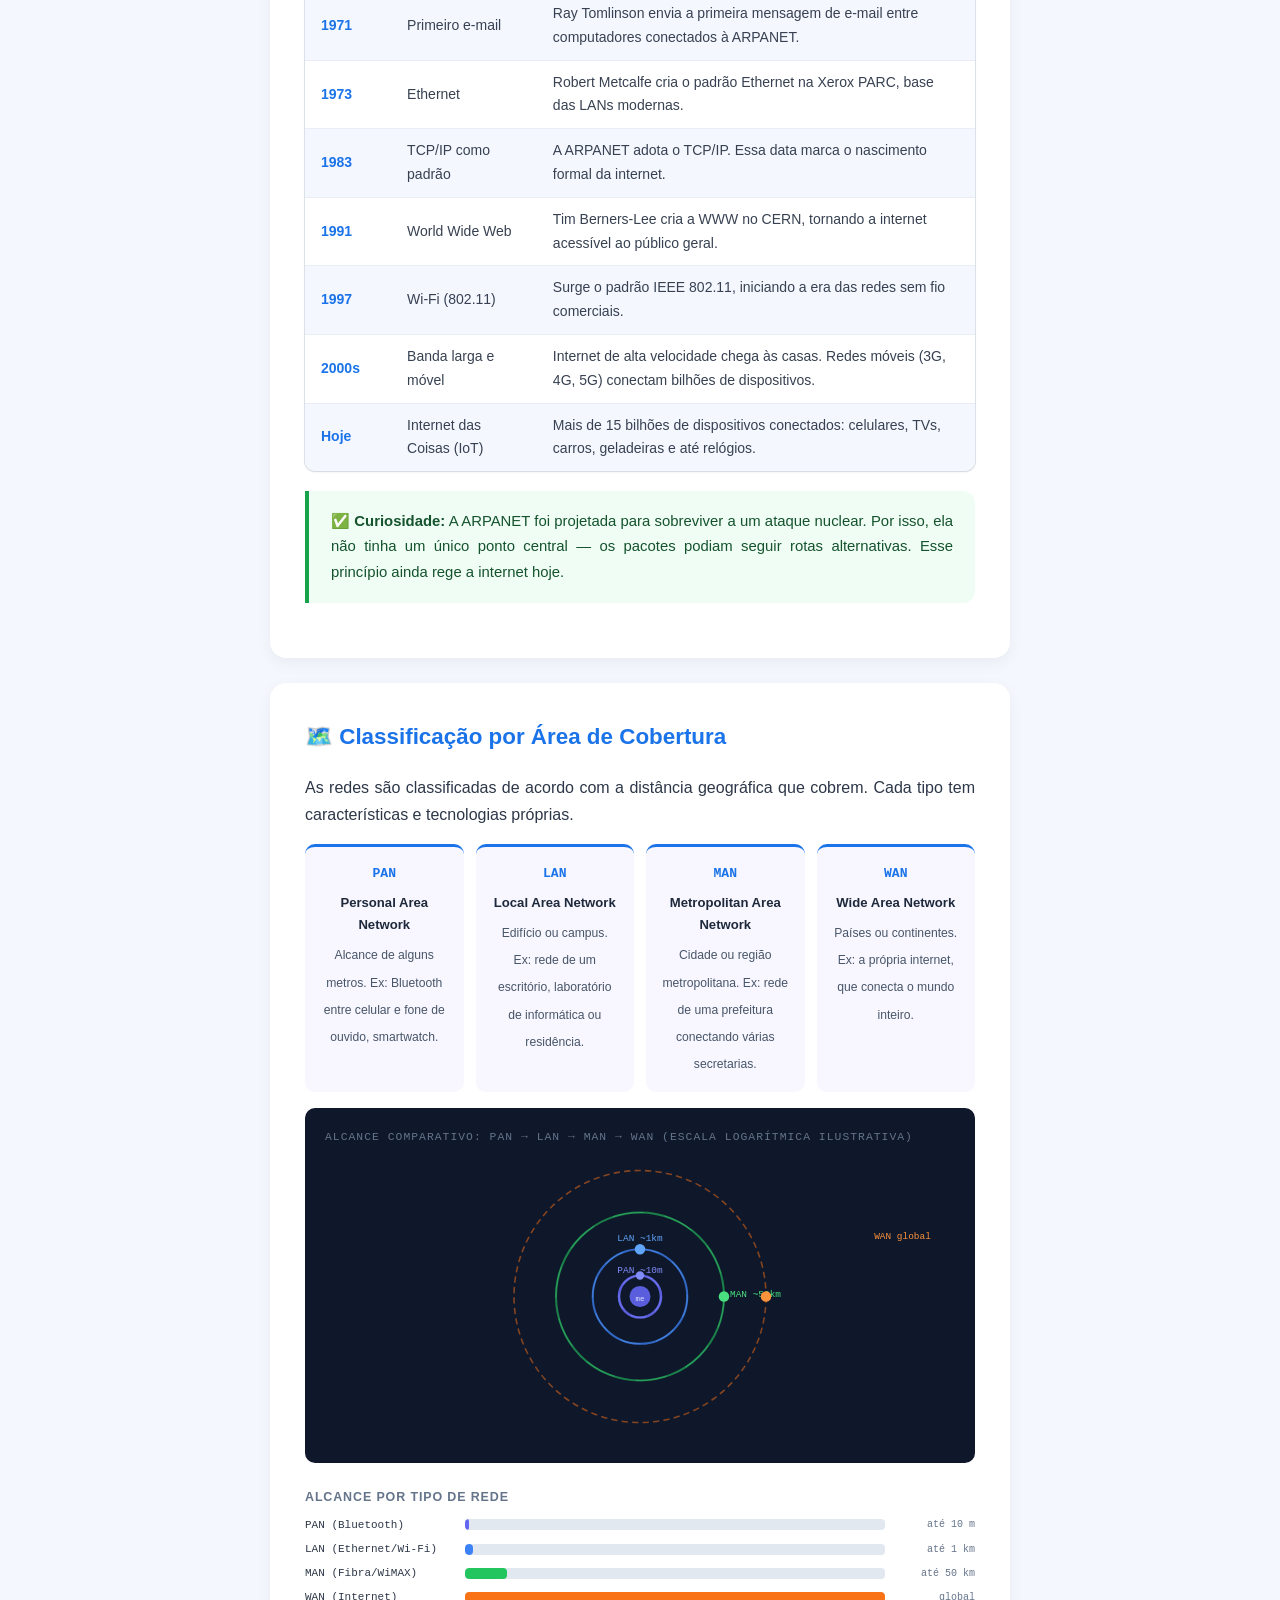
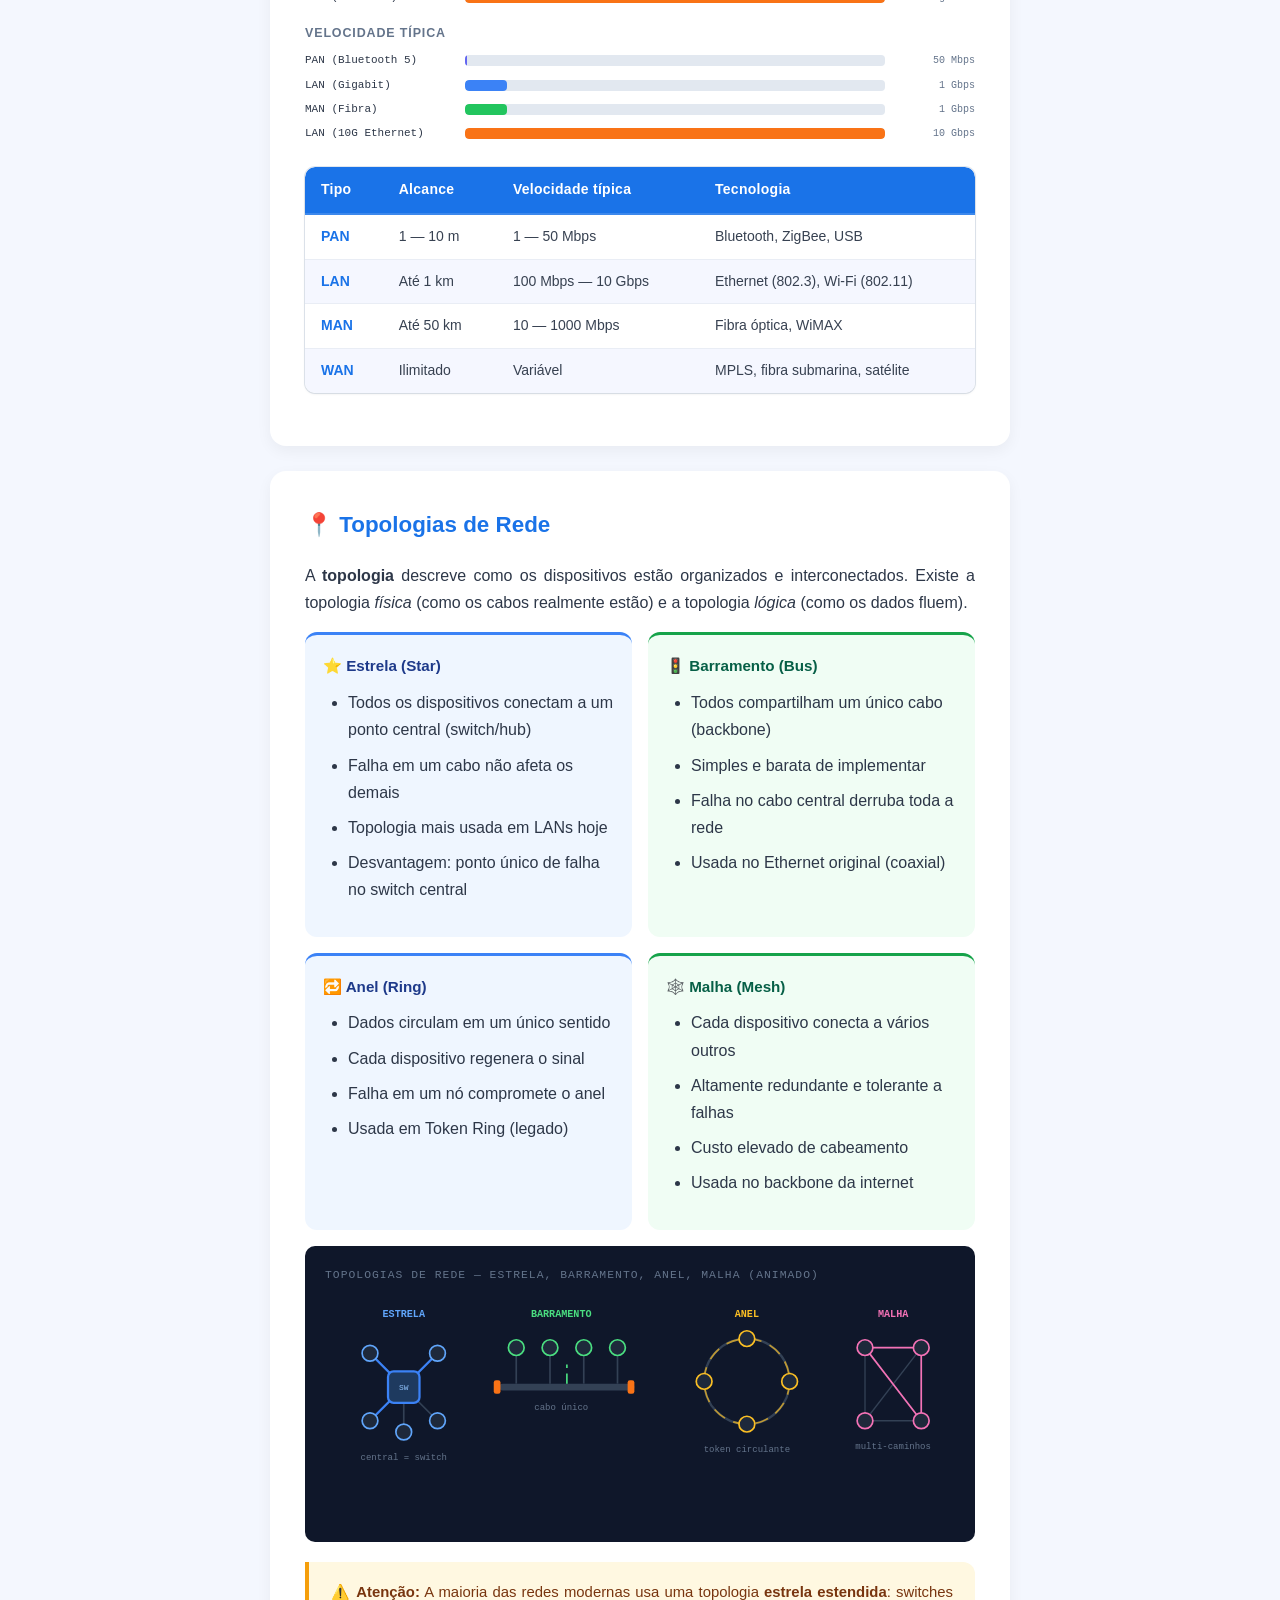
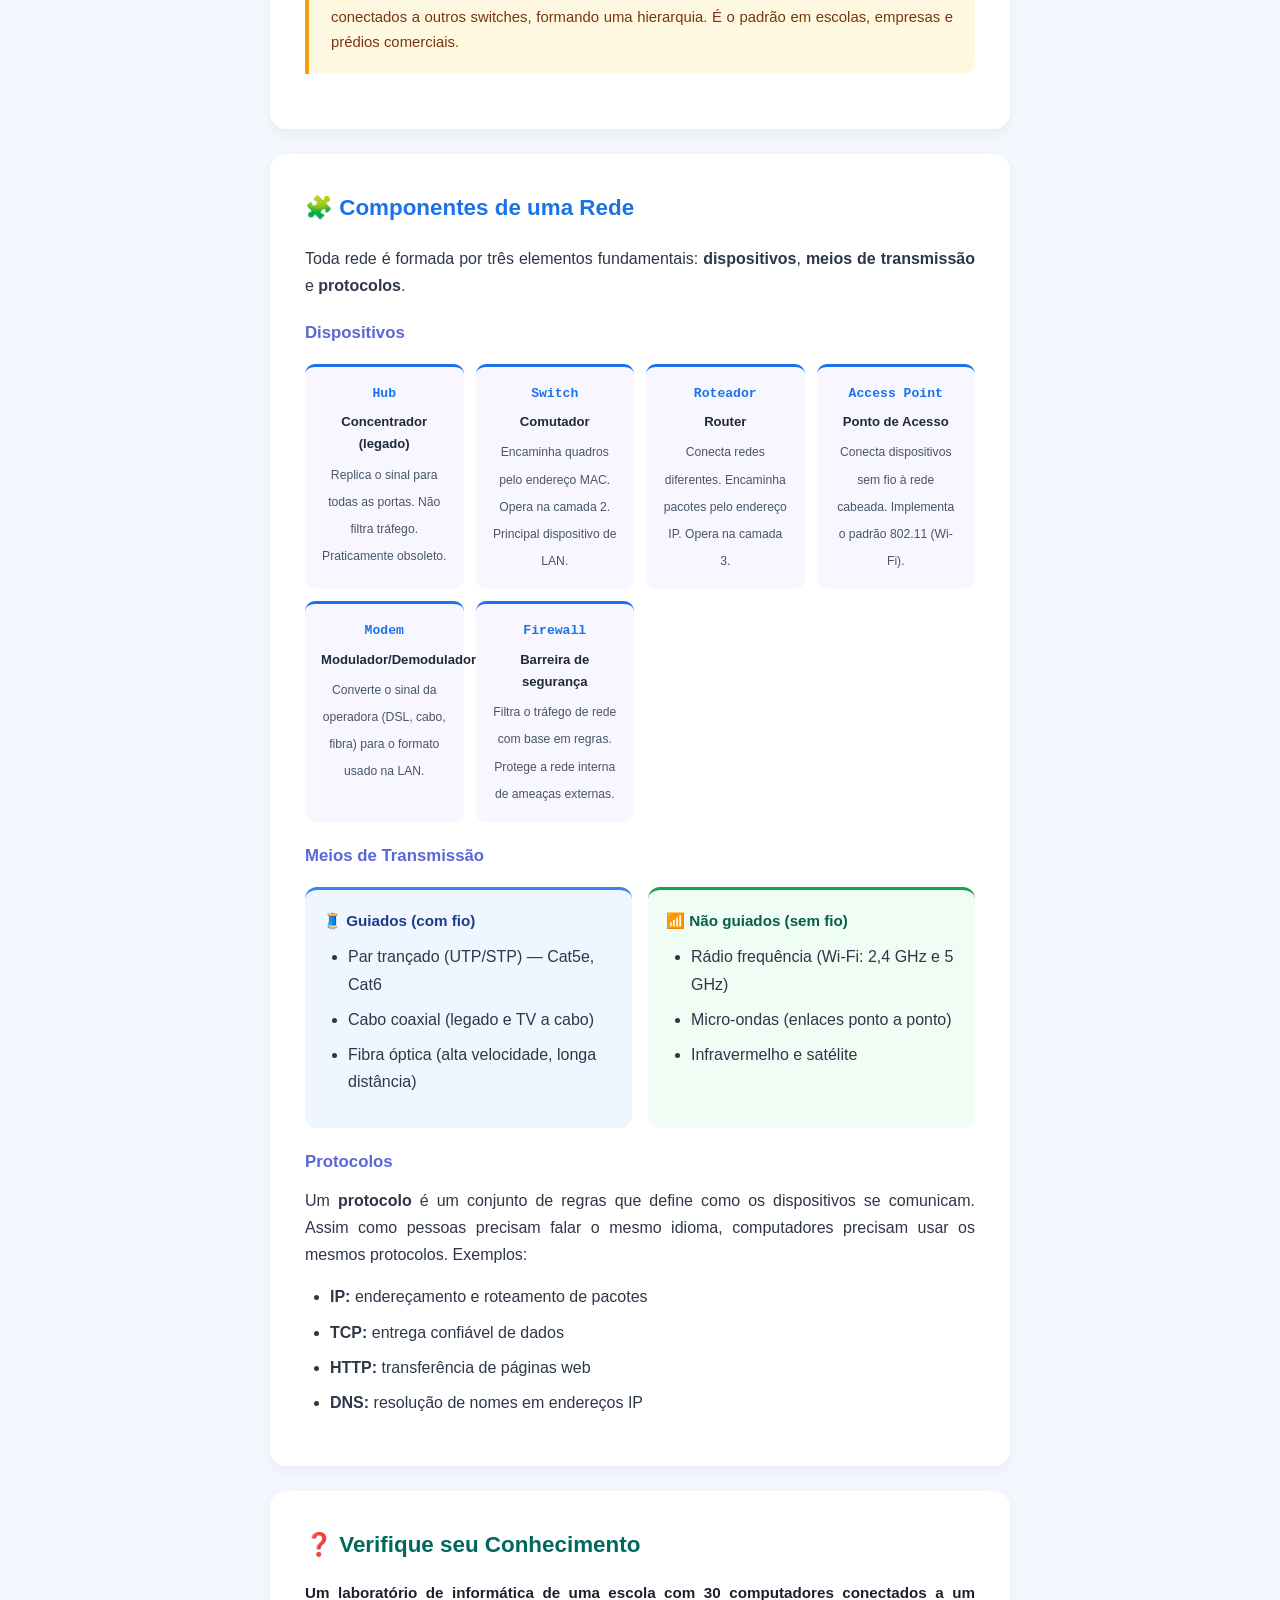
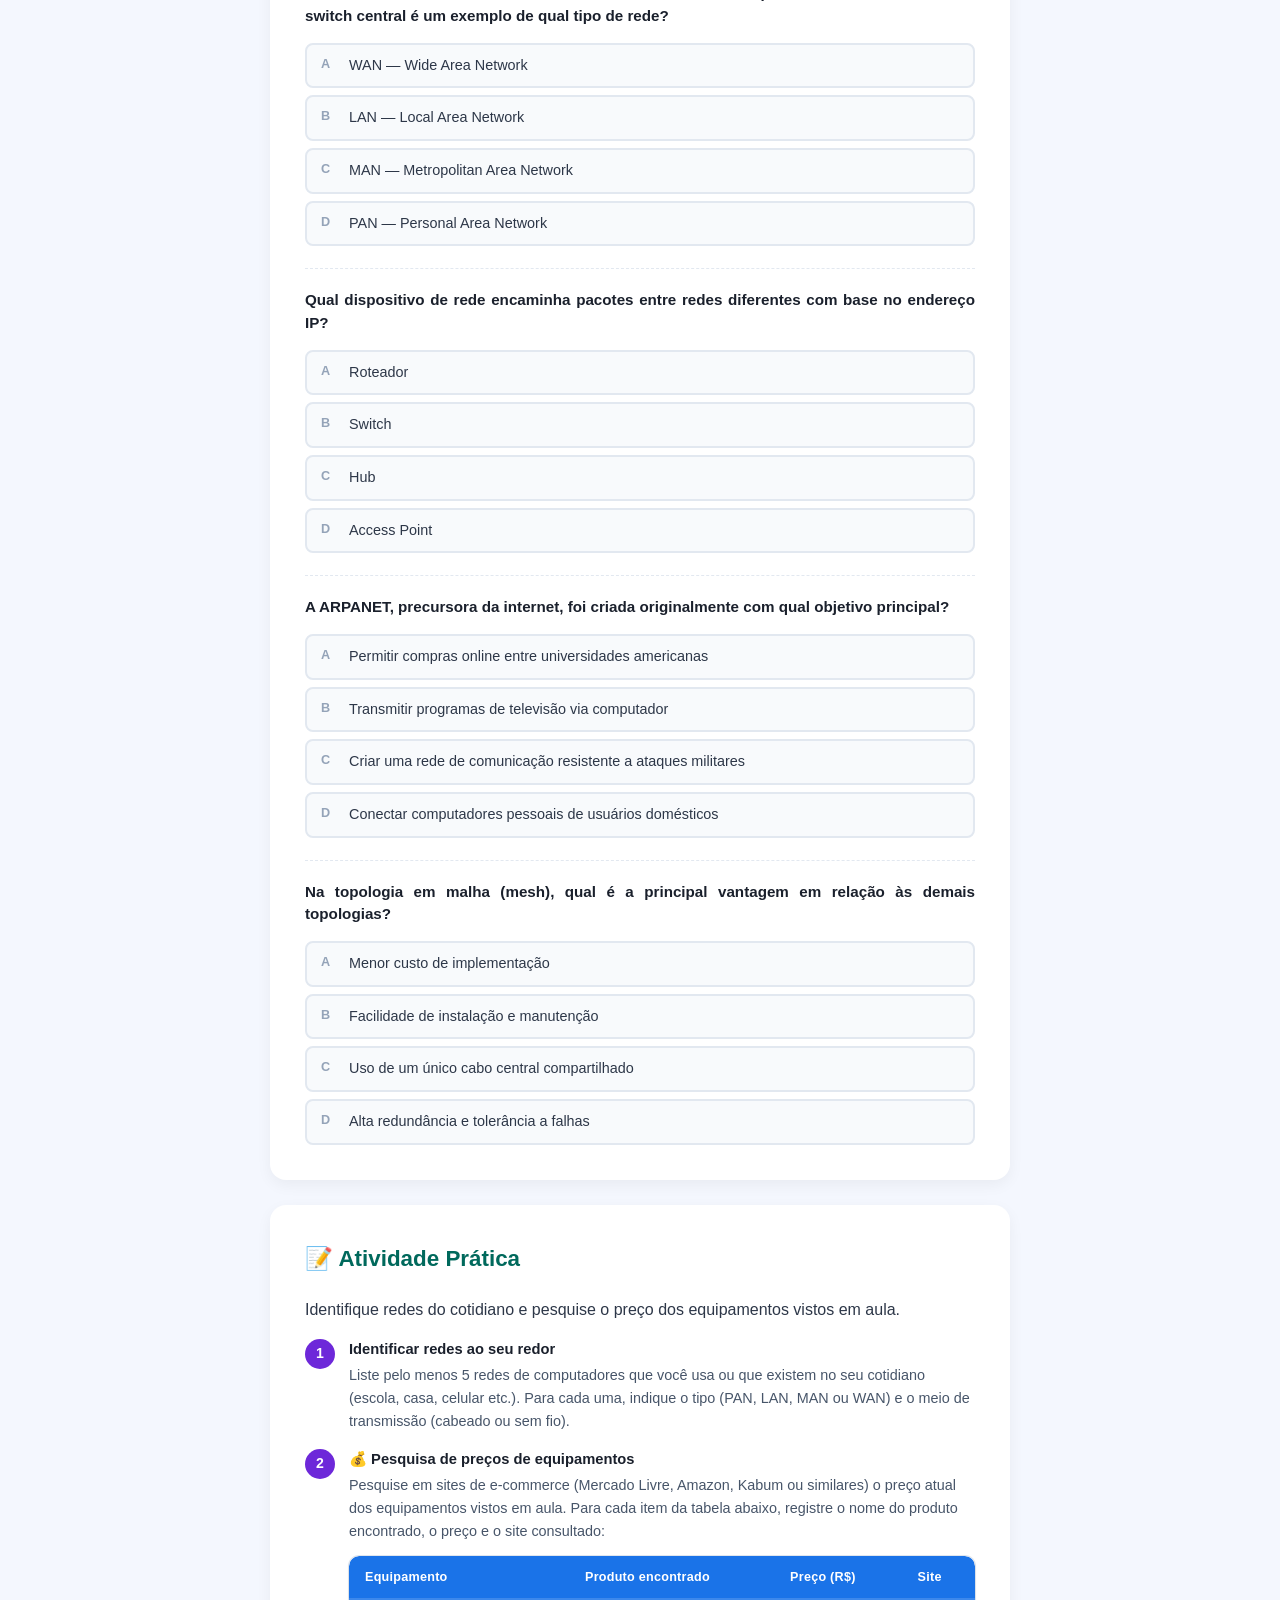
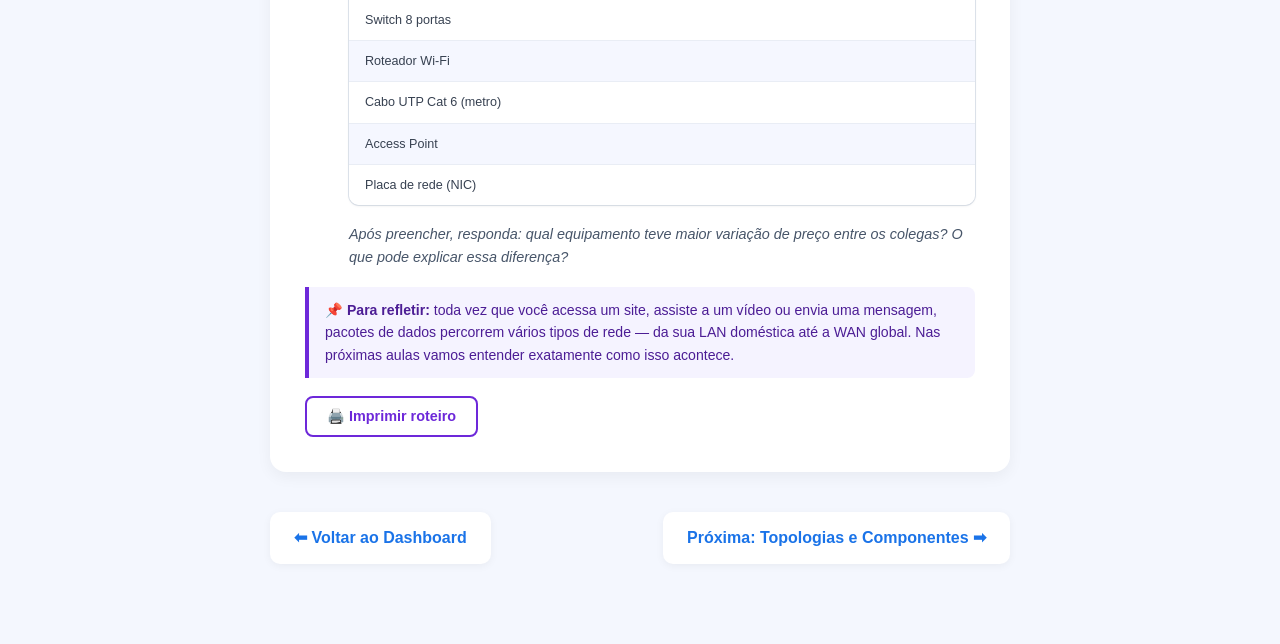
<file: rc01-introducao.html>
<!DOCTYPE html>
<html lang="pt-BR">
<head>
    <meta charset="UTF-8">
    <meta name="viewport" content="width=device-width, initial-scale=1.0">
    <title>Aula 1 &mdash; Introdu&ccedil;&atilde;o &agrave;s Redes de Computadores</title>
    <link rel="stylesheet" href="slide-mode.css">
    <link rel="stylesheet" href="exercise.css">
    <link rel="stylesheet" href="lesson.css">
    <style>
        :root {
            --primary:   #1a73e8;
            --secondary: #0d47a1;
            --bg-light:  #f4f7fe;
            --text-dark: #2d3748;
        }

        /* ── Viz Wrappers ── */
        .viz-wrap{background:#0f172a;border-radius:10px;padding:1.25rem;margin:1rem 0;overflow:hidden}
        .viz-title{color:#64748b;font-size:.71rem;text-transform:uppercase;letter-spacing:.09em;margin-bottom:.75rem;font-family:'Courier New',monospace}
        @keyframes draw-path{from{stroke-dashoffset:900}to{stroke-dashoffset:0}}
        .tw-wire{stroke-dasharray:900;stroke-dashoffset:900;animation:draw-path 2s ease forwards}
        @keyframes dash-flow{from{stroke-dashoffset:18}to{stroke-dashoffset:0}}
        .flow-line{stroke-dasharray:9 5;animation:dash-flow .7s linear infinite}
        @keyframes node-ping{0%,100%{r:6;opacity:.8}50%{r:12;opacity:.3}}
        .net-node{animation:node-ping 2s ease-in-out infinite}
        .net-node:nth-child(2n){animation-delay:.5s}
        .net-node:nth-child(3n){animation-delay:1s}
        @keyframes data-travel{0%{stroke-dashoffset:200;opacity:0}20%{opacity:1}80%{opacity:1}100%{stroke-dashoffset:0;opacity:0}}
        .data-link{stroke-dasharray:200;animation:data-travel 2.5s linear infinite}
        @keyframes globe-spin{from{transform:rotate(0deg)}to{transform:rotate(360deg)}}
        .globe-ring{animation:globe-spin 8s linear infinite;transform-origin:center;transform-box:fill-box}
        .globe-ring-2{animation:globe-spin 12s linear infinite reverse;transform-origin:center;transform-box:fill-box}
        @keyframes type-in{from{width:0}to{width:100%}}
        .type-text{overflow:hidden;white-space:nowrap;animation:type-in 2s steps(20) forwards}
        /* ── Comparison Bars ── */
        .bar-section{margin:1.5rem 0}
        .bar-section h4{font-size:.78rem;color:#64748b;text-transform:uppercase;letter-spacing:.07em;margin:1rem 0 .45rem;font-weight:600}
        .bar-row{display:flex;align-items:center;gap:.6rem;margin:.35rem 0}
        .bar-lbl{font-size:11px;font-family:monospace;color:var(--text-dark);min-width:150px}
        .bar-track{flex:1;background:#e2e8f0;border-radius:4px;height:11px;overflow:hidden}
        .bar-fill{height:100%;border-radius:4px;width:0;transition:width 1.4s cubic-bezier(.4,0,.2,1)}
        .bar-val{font-size:10px;font-family:monospace;color:#64748b;min-width:80px;text-align:right}
    </style>
</head>
<body>

<div class="top-bar">
    <a href="index.html" class="back-btn">&#x2B05; Voltar ao Dashboard</a>
    <span class="page-badge">1&ordm; Bimestre &mdash; Fundamentos e Modelos</span>
    <button class="slide-toggle" id="slideToggleBtn">&#x1F4FA; Modo Slide</button>
</div>

<div class="content-wrapper">

    <div class="lesson-hero">
        <h1>&#x1F5A7;&#xFE0F; Introdu&ccedil;&atilde;o &agrave;s Redes de Computadores</h1>
        <p class="subtitle">Aula 1 &mdash; O que &eacute; uma rede, como surgiram, como se classificam e quais s&atilde;o os componentes fundamentais de qualquer rede de computadores</p>
    </div>

    <!-- CARD 1 — O que é uma rede de computadores -->
    <div class="content-card">
        <h2>&#x1F4BB; O que &eacute; uma Rede de Computadores</h2>
        <p>Uma <strong>rede de computadores</strong> &eacute; um conjunto de dois ou mais dispositivos interconectados que compartilham recursos e trocam informa&ccedil;&otilde;es. Essa troca &eacute; poss&iacute;vel graças a uma combina&ccedil;&atilde;o de <strong>hardware</strong> (cabos, switches, roteadores) e <strong>software</strong> (protocolos e sistemas operacionais).</p>

        <div class="highlight-box">
            <p>&#x1F4A1; <strong>Analogia:</strong> Uma rede de computadores funciona como o sistema rodovi&aacute;rio de uma cidade. As estradas s&atilde;o os cabos (ou o ar, no caso do Wi-Fi), os carros s&atilde;o os pacotes de dados, os sem&aacute;foros e placas s&atilde;o os protocolos que organizam o tr&aacute;fego, e os destinos s&atilde;o os dispositivos.</p>
        </div>

        <div class="viz-wrap">
            <div class="viz-title">Rede de computadores — nós conectados trocando dados (animado)</div>
            <svg viewBox="0 0 560 180" xmlns="http://www.w3.org/2000/svg" style="width:100%;display:block">
                <!-- Links -->
                <line x1="100" y1="90" x2="220" y2="50"  stroke="#334155" stroke-width="2"/>
                <line x1="100" y1="90" x2="220" y2="130" stroke="#334155" stroke-width="2"/>
                <line x1="220" y1="50"  x2="340" y2="90" stroke="#334155" stroke-width="2"/>
                <line x1="220" y1="130" x2="340" y2="90" stroke="#334155" stroke-width="2"/>
                <line x1="340" y1="90"  x2="460" y2="50" stroke="#334155" stroke-width="2"/>
                <line x1="340" y1="90"  x2="460" y2="130"stroke="#334155" stroke-width="2"/>
                <!-- Animated data packets -->
                <line x1="100" y1="90" x2="220" y2="50"  stroke="#3b82f6" stroke-width="3" class="data-link" style="animation-delay:0s"/>
                <line x1="220" y1="50"  x2="340" y2="90" stroke="#22c55e" stroke-width="3" class="data-link" style="animation-delay:.8s"/>
                <line x1="340" y1="90"  x2="460" y2="50" stroke="#f97316" stroke-width="3" class="data-link" style="animation-delay:1.6s"/>
                <line x1="220" y1="130" x2="340" y2="90" stroke="#a855f7" stroke-width="3" class="data-link" style="animation-delay:.4s"/>
                <line x1="340" y1="90"  x2="460" y2="130"stroke="#fbbf24" stroke-width="3" class="data-link" style="animation-delay:1.2s"/>
                <!-- Nodes -->
                <circle cx="100" cy="90"  r="22" fill="#1e3a5f" stroke="#3b82f6" stroke-width="2"/>
                <text x="100" y="93"  text-anchor="middle" fill="#93c5fd" font-size="9" font-family="monospace">PC</text>
                <circle cx="220" cy="50"  r="22" fill="#1e3a5f" stroke="#22c55e" stroke-width="2"/>
                <text x="220" y="53"  text-anchor="middle" fill="#86efac" font-size="8" font-family="monospace">Switch</text>
                <circle cx="220" cy="130" r="22" fill="#1e3a5f" stroke="#a855f7" stroke-width="2"/>
                <text x="220" y="133" text-anchor="middle" fill="#d8b4fe" font-size="9" font-family="monospace">PC</text>
                <circle cx="340" cy="90"  r="22" fill="#1e293b" stroke="#f97316" stroke-width="2.5"/>
                <text x="340" y="93"  text-anchor="middle" fill="#fdba74" font-size="7" font-family="monospace">Router</text>
                <circle cx="460" cy="50"  r="22" fill="#1e3a5f" stroke="#fbbf24" stroke-width="2"/>
                <text x="460" y="53"  text-anchor="middle" fill="#fde68a" font-size="9" font-family="monospace">PC</text>
                <circle cx="460" cy="130" r="22" fill="#1e3a5f" stroke="#3b82f6" stroke-width="2"/>
                <text x="460" y="133" text-anchor="middle" fill="#93c5fd" font-size="8" font-family="monospace">Printer</text>
                <!-- Ping circles -->
                <circle cx="100" cy="90"  r="6" fill="#3b82f6" class="net-node"/>
                <circle cx="220" cy="50"  r="6" fill="#22c55e" class="net-node" style="animation-delay:.5s"/>
                <circle cx="220" cy="130" r="6" fill="#a855f7" class="net-node" style="animation-delay:1s"/>
                <circle cx="340" cy="90"  r="6" fill="#f97316" class="net-node" style="animation-delay:.25s"/>
                <circle cx="460" cy="50"  r="6" fill="#fbbf24" class="net-node" style="animation-delay:.75s"/>
                <circle cx="460" cy="130" r="6" fill="#3b82f6" class="net-node" style="animation-delay:1.5s"/>
            </svg>
        </div>

        <p>Por que conectar computadores? Os principais objetivos s&atilde;o:</p>
        <ul>
            <li><strong>Compartilhamento de recursos:</strong> impressoras, arquivos e conex&otilde;es com a internet</li>
            <li><strong>Comunica&ccedil;&atilde;o:</strong> e-mail, mensagens instant&acirc;neas, videoconfer&ecirc;ncia</li>
            <li><strong>Centraliza&ccedil;&atilde;o:</strong> backups e dados armazenados em servidores</li>
            <li><strong>Redu&ccedil;&atilde;o de custos:</strong> um &uacute;nico dispositivo compartilhado &eacute; mais econ&ocirc;mico</li>
            <li><strong>Acesso remoto:</strong> trabalhar de qualquer lugar com acesso &agrave; rede</li>
        </ul>
    </div>

    <!-- CARD 2 — História e Evolução -->
    <div class="content-card">
        <h2>&#x1F4C5; Hist&oacute;ria e Evolu&ccedil;&atilde;o das Redes</h2>
        <p>As redes de computadores n&atilde;o surgiram prontas &mdash; foram evoluindo ao longo de d&eacute;cadas, impulsionadas por necessidades militares, acad&ecirc;micas e comerciais.</p>

        <table class="info-table">
            <thead>
                <tr>
                    <th>Per&iacute;odo</th>
                    <th>Marco</th>
                    <th>Significado</th>
                </tr>
            </thead>
            <tbody>
                <tr>
                    <td><strong>1969</strong></td>
                    <td>ARPANET</td>
                    <td>Primeira rede de computadores, criada pelo Departamento de Defesa dos EUA. Conectou 4 universidades.</td>
                </tr>
                <tr>
                    <td><strong>1971</strong></td>
                    <td>Primeiro e-mail</td>
                    <td>Ray Tomlinson envia a primeira mensagem de e-mail entre computadores conectados &agrave; ARPANET.</td>
                </tr>
                <tr>
                    <td><strong>1973</strong></td>
                    <td>Ethernet</td>
                    <td>Robert Metcalfe cria o padr&atilde;o Ethernet na Xerox PARC, base das LANs modernas.</td>
                </tr>
                <tr>
                    <td><strong>1983</strong></td>
                    <td>TCP/IP como padr&atilde;o</td>
                    <td>A ARPANET adota o TCP/IP. Essa data marca o nascimento formal da internet.</td>
                </tr>
                <tr>
                    <td><strong>1991</strong></td>
                    <td>World Wide Web</td>
                    <td>Tim Berners-Lee cria a WWW no CERN, tornando a internet acess&iacute;vel ao p&uacute;blico geral.</td>
                </tr>
                <tr>
                    <td><strong>1997</strong></td>
                    <td>Wi-Fi (802.11)</td>
                    <td>Surge o padr&atilde;o IEEE 802.11, iniciando a era das redes sem fio comerciais.</td>
                </tr>
                <tr>
                    <td><strong>2000s</strong></td>
                    <td>Banda larga e m&oacute;vel</td>
                    <td>Internet de alta velocidade chega &agrave;s casas. Redes m&oacute;veis (3G, 4G, 5G) conectam bilh&otilde;es de dispositivos.</td>
                </tr>
                <tr>
                    <td><strong>Hoje</strong></td>
                    <td>Internet das Coisas (IoT)</td>
                    <td>Mais de 15 bilh&otilde;es de dispositivos conectados: celulares, TVs, carros, geladeiras e at&eacute; rel&oacute;gios.</td>
                </tr>
            </tbody>
        </table>

        <div class="tip-box">
            <p>&#x2705; <strong>Curiosidade:</strong> A ARPANET foi projetada para sobreviver a um ataque nuclear. Por isso, ela n&atilde;o tinha um &uacute;nico ponto central &mdash; os pacotes podiam seguir rotas alternativas. Esse princ&iacute;pio ainda rege a internet hoje.</p>
        </div>
    </div>

    <!-- CARD 3 — Classificação por Área de Cobertura -->
    <div class="content-card">
        <h2>&#x1F5FA;&#xFE0F; Classifica&ccedil;&atilde;o por &Aacute;rea de Cobertura</h2>
        <p>As redes s&atilde;o classificadas de acordo com a dist&acirc;ncia geogr&aacute;fica que cobrem. Cada tipo tem caracter&iacute;sticas e tecnologias pr&oacute;prias.</p>

        <div class="cmd-grid">
            <div class="cmd-card">
                <span class="cmd">PAN</span>
                <strong>Personal Area Network</strong>
                <span>Alcance de alguns metros. Ex: Bluetooth entre celular e fone de ouvido, smartwatch.</span>
            </div>
            <div class="cmd-card">
                <span class="cmd">LAN</span>
                <strong>Local Area Network</strong>
                <span>Edif&iacute;cio ou campus. Ex: rede de um escrit&oacute;rio, laborat&oacute;rio de inform&aacute;tica ou resid&ecirc;ncia.</span>
            </div>
            <div class="cmd-card">
                <span class="cmd">MAN</span>
                <strong>Metropolitan Area Network</strong>
                <span>Cidade ou regi&atilde;o metropolitana. Ex: rede de uma prefeitura conectando v&aacute;rias secretarias.</span>
            </div>
            <div class="cmd-card">
                <span class="cmd">WAN</span>
                <strong>Wide Area Network</strong>
                <span>Pa&iacute;ses ou continentes. Ex: a pr&oacute;pria internet, que conecta o mundo inteiro.</span>
            </div>
        </div>

        <div class="viz-wrap">
            <div class="viz-title">Alcance comparativo: PAN → LAN → MAN → WAN (escala logarítmica ilustrativa)</div>
            <svg viewBox="-20 -50 600 270" xmlns="http://www.w3.org/2000/svg" style="width:100%;display:block">
                <!-- Background rings representing increasing coverage -->
                <circle cx="280" cy="80" r="20"  fill="none" stroke="#6366f1" stroke-width="2.5" opacity=".9"/>
                <circle cx="280" cy="80" r="45"  fill="none" stroke="#3b82f6" stroke-width="2"   opacity=".75"/>
                <circle cx="280" cy="80" r="80"  fill="none" stroke="#22c55e" stroke-width="2"   opacity=".6"/>
                <circle cx="280" cy="80" r="120" fill="none" stroke="#f97316" stroke-width="1.5" opacity=".5" stroke-dasharray="6 4"/>
                <!-- Animated data links within each ring -->
                <circle cx="280" cy="80" r="20"  fill="none" stroke="#818cf8" stroke-width="1" class="globe-ring" stroke-dasharray="15 10" opacity=".5"/>
                <circle cx="280" cy="80" r="45"  fill="none" stroke="#60a5fa" stroke-width="1" class="globe-ring-2" stroke-dasharray="20 15" opacity=".4"/>
                <circle cx="280" cy="80" r="80"  fill="none" stroke="#4ade80" stroke-width="1" class="globe-ring" stroke-dasharray="30 20" opacity=".35"/>
                <!-- Center node (user/device) -->
                <circle cx="280" cy="80" r="10" fill="#6366f1" opacity=".9"/>
                <text x="280" y="84" text-anchor="middle" fill="#e0e7ff" font-size="7" font-family="monospace">me</text>
                <!-- Labels -->
                <text x="280" y="58"  text-anchor="middle" fill="#818cf8" font-size="9" font-family="monospace">PAN ~10m</text>
                <text x="280" y="27"  text-anchor="middle" fill="#60a5fa" font-size="9" font-family="monospace">LAN ~1km</text>
                <text x="390" y="80"  text-anchor="middle" fill="#4ade80" font-size="9" font-family="monospace">MAN ~50km</text>
                <text x="530" y="25"  text-anchor="middle" fill="#fb923c" font-size="9" font-family="monospace">WAN global</text>
                <!-- Nodes at each ring -->
                <circle cx="280" cy="60"  r="4" fill="#818cf8" class="net-node" style="animation-delay:0s"/>
                <circle cx="280" cy="35"  r="5" fill="#60a5fa" class="net-node" style="animation-delay:.4s"/>
                <circle cx="360" cy="80"  r="5" fill="#4ade80" class="net-node" style="animation-delay:.8s"/>
                <circle cx="400" cy="80"  r="5" fill="#fb923c" class="net-node" style="animation-delay:1.2s"/>
            </svg>
        </div>

        <div class="bar-section">
            <h4>Alcance por tipo de rede</h4>
            <div class="bar-row">
                <span class="bar-lbl">PAN (Bluetooth)</span>
                <div class="bar-track"><div class="bar-fill" style="background:#6366f1" data-w="1%"></div></div>
                <span class="bar-val">até 10 m</span>
            </div>
            <div class="bar-row">
                <span class="bar-lbl">LAN (Ethernet/Wi-Fi)</span>
                <div class="bar-track"><div class="bar-fill" style="background:#3b82f6" data-w="2%"></div></div>
                <span class="bar-val">até 1 km</span>
            </div>
            <div class="bar-row">
                <span class="bar-lbl">MAN (Fibra/WiMAX)</span>
                <div class="bar-track"><div class="bar-fill" style="background:#22c55e" data-w="10%"></div></div>
                <span class="bar-val">até 50 km</span>
            </div>
            <div class="bar-row">
                <span class="bar-lbl">WAN (Internet)</span>
                <div class="bar-track"><div class="bar-fill" style="background:#f97316" data-w="100%"></div></div>
                <span class="bar-val">global</span>
            </div>
            <h4>Velocidade típica</h4>
            <div class="bar-row">
                <span class="bar-lbl">PAN (Bluetooth 5)</span>
                <div class="bar-track"><div class="bar-fill" style="background:#6366f1" data-w="0.5%"></div></div>
                <span class="bar-val">50 Mbps</span>
            </div>
            <div class="bar-row">
                <span class="bar-lbl">LAN (Gigabit)</span>
                <div class="bar-track"><div class="bar-fill" style="background:#3b82f6" data-w="10%"></div></div>
                <span class="bar-val">1 Gbps</span>
            </div>
            <div class="bar-row">
                <span class="bar-lbl">MAN (Fibra)</span>
                <div class="bar-track"><div class="bar-fill" style="background:#22c55e" data-w="10%"></div></div>
                <span class="bar-val">1 Gbps</span>
            </div>
            <div class="bar-row">
                <span class="bar-lbl">LAN (10G Ethernet)</span>
                <div class="bar-track"><div class="bar-fill" style="background:#f97316" data-w="100%"></div></div>
                <span class="bar-val">10 Gbps</span>
            </div>
        </div>

        <table class="info-table" style="margin-top:1.5rem;">
            <thead>
                <tr>
                    <th>Tipo</th>
                    <th>Alcance</th>
                    <th>Velocidade t&iacute;pica</th>
                    <th>Tecnologia</th>
                </tr>
            </thead>
            <tbody>
                <tr>
                    <td><strong>PAN</strong></td>
                    <td>1 &mdash; 10 m</td>
                    <td>1 &mdash; 50 Mbps</td>
                    <td>Bluetooth, ZigBee, USB</td>
                </tr>
                <tr>
                    <td><strong>LAN</strong></td>
                    <td>At&eacute; 1 km</td>
                    <td>100 Mbps &mdash; 10 Gbps</td>
                    <td>Ethernet (802.3), Wi-Fi (802.11)</td>
                </tr>
                <tr>
                    <td><strong>MAN</strong></td>
                    <td>At&eacute; 50 km</td>
                    <td>10 &mdash; 1000 Mbps</td>
                    <td>Fibra &oacute;ptica, WiMAX</td>
                </tr>
                <tr>
                    <td><strong>WAN</strong></td>
                    <td>Ilimitado</td>
                    <td>Vari&aacute;vel</td>
                    <td>MPLS, fibra submarina, sat&eacute;lite</td>
                </tr>
            </tbody>
        </table>
    </div>

    <!-- CARD 4 — Topologias de Rede -->
    <div class="content-card">
        <h2>&#x1F4CD; Topologias de Rede</h2>
        <p>A <strong>topologia</strong> descreve como os dispositivos est&atilde;o organizados e interconectados. Existe a topologia <em>f&iacute;sica</em> (como os cabos realmente est&atilde;o) e a topologia <em>l&oacute;gica</em> (como os dados fluem).</p>

        <div class="compare-grid">
            <div class="compare-box blue">
                <h4>&#x2B50; Estrela (Star)</h4>
                <ul>
                    <li>Todos os dispositivos conectam a um ponto central (switch/hub)</li>
                    <li>Falha em um cabo n&atilde;o afeta os demais</li>
                    <li>Topologia mais usada em LANs hoje</li>
                    <li>Desvantagem: ponto &uacute;nico de falha no switch central</li>
                </ul>
            </div>
            <div class="compare-box green">
                <h4>&#x1F6A6; Barramento (Bus)</h4>
                <ul>
                    <li>Todos compartilham um &uacute;nico cabo (backbone)</li>
                    <li>Simples e barata de implementar</li>
                    <li>Falha no cabo central derruba toda a rede</li>
                    <li>Usada no Ethernet original (coaxial)</li>
                </ul>
            </div>
            <div class="compare-box blue">
                <h4>&#x1F501; Anel (Ring)</h4>
                <ul>
                    <li>Dados circulam em um &uacute;nico sentido</li>
                    <li>Cada dispositivo regenera o sinal</li>
                    <li>Falha em um n&oacute; compromete o anel</li>
                    <li>Usada em Token Ring (legado)</li>
                </ul>
            </div>
            <div class="compare-box green">
                <h4>&#x1F578;&#xFE0F; Malha (Mesh)</h4>
                <ul>
                    <li>Cada dispositivo conecta a v&aacute;rios outros</li>
                    <li>Altamente redundante e tolerante a falhas</li>
                    <li>Custo elevado de cabeamento</li>
                    <li>Usada no backbone da internet</li>
                </ul>
            </div>
        </div>

        <div class="viz-wrap">
            <div class="viz-title">Topologias de rede — estrela, barramento, anel, malha (animado)</div>
            <svg viewBox="0 0 560 200" xmlns="http://www.w3.org/2000/svg" style="width:100%;display:block">
                <!-- ESTRELA (x offset 0) -->
                <text x="70" y="18" text-anchor="middle" fill="#60a5fa" font-size="9" font-family="monospace" font-weight="bold">ESTRELA</text>
                <line x1="70" y1="80" x2="40"  y2="50" stroke="#334155" stroke-width="1.5"/>
                <line x1="70" y1="80" x2="100" y2="50" stroke="#334155" stroke-width="1.5"/>
                <line x1="70" y1="80" x2="40"  y2="110" stroke="#334155" stroke-width="1.5"/>
                <line x1="70" y1="80" x2="100" y2="110" stroke="#334155" stroke-width="1.5"/>
                <line x1="70" y1="80" x2="70"  y2="120" stroke="#334155" stroke-width="1.5"/>
                <!-- animated data -->
                <line x1="70" y1="80" x2="40"  y2="50"  stroke="#3b82f6" stroke-width="2" class="data-link" style="animation-delay:0s"/>
                <line x1="70" y1="80" x2="100" y2="50"  stroke="#3b82f6" stroke-width="2" class="data-link" style="animation-delay:.6s"/>
                <line x1="70" y1="80" x2="40"  y2="110" stroke="#3b82f6" stroke-width="2" class="data-link" style="animation-delay:1.2s"/>
                <!-- Switch center -->
                <rect x="56" y="66" width="28" height="28" rx="5" fill="#1e3a5f" stroke="#3b82f6" stroke-width="2"/>
                <text x="70" y="83" text-anchor="middle" fill="#93c5fd" font-size="7" font-family="monospace">SW</text>
                <!-- Endpoint nodes -->
                <circle cx="40"  cy="50"  r="7" fill="#1e293b" stroke="#60a5fa" stroke-width="1.5"/>
                <circle cx="100" cy="50"  r="7" fill="#1e293b" stroke="#60a5fa" stroke-width="1.5"/>
                <circle cx="40"  cy="110" r="7" fill="#1e293b" stroke="#60a5fa" stroke-width="1.5"/>
                <circle cx="100" cy="110" r="7" fill="#1e293b" stroke="#60a5fa" stroke-width="1.5"/>
                <circle cx="70"  cy="120" r="7" fill="#1e293b" stroke="#60a5fa" stroke-width="1.5"/>

                <!-- BARRAMENTO (x offset 150) -->
                <text x="210" y="18" text-anchor="middle" fill="#4ade80" font-size="9" font-family="monospace" font-weight="bold">BARRAMENTO</text>
                <rect x="155" y="77" width="120" height="6" rx="3" fill="#334155"/>
                <line x1="215" y1="77" x2="215" y2="60" stroke="#4ade80" stroke-width="1.5" class="flow-line"/>
                <line x1="170" y1="77" x2="170" y2="50" stroke="#334155" stroke-width="1.5"/>
                <line x1="200" y1="77" x2="200" y2="50" stroke="#334155" stroke-width="1.5"/>
                <line x1="230" y1="77" x2="230" y2="50" stroke="#334155" stroke-width="1.5"/>
                <line x1="260" y1="77" x2="260" y2="50" stroke="#334155" stroke-width="1.5"/>
                <circle cx="170" cy="45" r="7" fill="#1e293b" stroke="#4ade80" stroke-width="1.5"/>
                <circle cx="200" cy="45" r="7" fill="#1e293b" stroke="#4ade80" stroke-width="1.5"/>
                <circle cx="230" cy="45" r="7" fill="#1e293b" stroke="#4ade80" stroke-width="1.5"/>
                <circle cx="260" cy="45" r="7" fill="#1e293b" stroke="#4ade80" stroke-width="1.5"/>
                <!-- bus terminators -->
                <rect x="150" y="74" width="6" height="12" rx="2" fill="#f97316"/>
                <rect x="269" y="74" width="6" height="12" rx="2" fill="#f97316"/>

                <!-- ANEL (x offset 310) -->
                <text x="375" y="18" text-anchor="middle" fill="#fbbf24" font-size="9" font-family="monospace" font-weight="bold">ANEL</text>
                <circle cx="375" cy="75" r="38" fill="none" stroke="#334155" stroke-width="2"/>
                <circle cx="375" cy="75" r="38" fill="none" stroke="#fbbf24" stroke-width="1.5" class="globe-ring" stroke-dasharray="12 8" opacity=".7"/>
                <circle cx="375" cy="37" r="7" fill="#1e293b" stroke="#fbbf24" stroke-width="1.5"/>
                <circle cx="413" cy="75" r="7" fill="#1e293b" stroke="#fbbf24" stroke-width="1.5"/>
                <circle cx="375" cy="113" r="7" fill="#1e293b" stroke="#fbbf24" stroke-width="1.5"/>
                <circle cx="337" cy="75"  r="7" fill="#1e293b" stroke="#fbbf24" stroke-width="1.5"/>

                <!-- MALHA (x offset 450) -->
                <text x="505" y="18" text-anchor="middle" fill="#f472b6" font-size="9" font-family="monospace" font-weight="bold">MALHA</text>
                <line x1="480" y1="45" x2="530" y2="45" stroke="#334155" stroke-width="1.2"/>
                <line x1="480" y1="45" x2="480" y2="110" stroke="#334155" stroke-width="1.2"/>
                <line x1="480" y1="45" x2="530" y2="110" stroke="#334155" stroke-width="1.2"/>
                <line x1="530" y1="45" x2="480" y2="110" stroke="#334155" stroke-width="1.2"/>
                <line x1="530" y1="45" x2="530" y2="110" stroke="#334155" stroke-width="1.2"/>
                <line x1="480" y1="110" x2="530" y2="110" stroke="#334155" stroke-width="1.2"/>
                <!-- animated -->
                <line x1="480" y1="45" x2="530" y2="45"  stroke="#f472b6" stroke-width="1.5" class="data-link" style="animation-delay:0s"/>
                <line x1="530" y1="45" x2="530" y2="110" stroke="#f472b6" stroke-width="1.5" class="data-link" style="animation-delay:.5s"/>
                <line x1="480" y1="45" x2="530" y2="110" stroke="#f472b6" stroke-width="1.5" class="data-link" style="animation-delay:1s"/>
                <circle cx="480" cy="45"  r="7" fill="#1e293b" stroke="#f472b6" stroke-width="1.5"/>
                <circle cx="530" cy="45"  r="7" fill="#1e293b" stroke="#f472b6" stroke-width="1.5"/>
                <circle cx="480" cy="110" r="7" fill="#1e293b" stroke="#f472b6" stroke-width="1.5"/>
                <circle cx="530" cy="110" r="7" fill="#1e293b" stroke="#f472b6" stroke-width="1.5"/>

                <!-- Labels below -->
                <text x="70"  y="145" text-anchor="middle" fill="#64748b" font-size="8" font-family="monospace">central = switch</text>
                <text x="210" y="100" text-anchor="middle" fill="#64748b" font-size="8" font-family="monospace">cabo único</text>
                <text x="375" y="138" text-anchor="middle" fill="#64748b" font-size="8" font-family="monospace">token circulante</text>
                <text x="505" y="135" text-anchor="middle" fill="#64748b" font-size="8" font-family="monospace">multi-caminhos</text>
            </svg>
        </div>

        <div class="alert-box">
            <p>&#x26A0;&#xFE0F; <strong>Aten&ccedil;&atilde;o:</strong> A maioria das redes modernas usa uma topologia <strong>estrela estendida</strong>: switches conectados a outros switches, formando uma hierarquia. &Eacute; o padr&atilde;o em escolas, empresas e pr&eacute;dios comerciais.</p>
        </div>
    </div>

    <!-- CARD 5 — Componentes de uma Rede -->
    <div class="content-card">
        <h2>&#x1F9E9; Componentes de uma Rede</h2>
        <p>Toda rede &eacute; formada por tr&ecirc;s elementos fundamentais: <strong>dispositivos</strong>, <strong>meios de transmiss&atilde;o</strong> e <strong>protocolos</strong>.</p>

        <h3>Dispositivos</h3>
        <div class="cmd-grid">
            <div class="cmd-card">
                <span class="cmd">Hub</span>
                <strong>Concentrador (legado)</strong>
                <span>Replica o sinal para todas as portas. N&atilde;o filtra tr&aacute;fego. Praticamente obsoleto.</span>
            </div>
            <div class="cmd-card">
                <span class="cmd">Switch</span>
                <strong>Comutador</strong>
                <span>Encaminha quadros pelo endere&ccedil;o MAC. Opera na camada 2. Principal dispositivo de LAN.</span>
            </div>
            <div class="cmd-card">
                <span class="cmd">Roteador</span>
                <strong>Router</strong>
                <span>Conecta redes diferentes. Encaminha pacotes pelo endere&ccedil;o IP. Opera na camada 3.</span>
            </div>
            <div class="cmd-card">
                <span class="cmd">Access Point</span>
                <strong>Ponto de Acesso</strong>
                <span>Conecta dispositivos sem fio &agrave; rede cabeada. Implementa o padr&atilde;o 802.11 (Wi-Fi).</span>
            </div>
            <div class="cmd-card">
                <span class="cmd">Modem</span>
                <strong>Modulador/Demodulador</strong>
                <span>Converte o sinal da operadora (DSL, cabo, fibra) para o formato usado na LAN.</span>
            </div>
            <div class="cmd-card">
                <span class="cmd">Firewall</span>
                <strong>Barreira de seguran&ccedil;a</strong>
                <span>Filtra o tr&aacute;fego de rede com base em regras. Protege a rede interna de amea&ccedil;as externas.</span>
            </div>
        </div>

        <h3>Meios de Transmiss&atilde;o</h3>
        <div class="compare-grid">
            <div class="compare-box blue">
                <h4>&#x1F9F5; Guiados (com fio)</h4>
                <ul>
                    <li>Par tran&ccedil;ado (UTP/STP) &mdash; Cat5e, Cat6</li>
                    <li>Cabo coaxial (legado e TV a cabo)</li>
                    <li>Fibra &oacute;ptica (alta velocidade, longa dist&acirc;ncia)</li>
                </ul>
            </div>
            <div class="compare-box green">
                <h4>&#x1F4F6; N&atilde;o guiados (sem fio)</h4>
                <ul>
                    <li>R&aacute;dio frequência (Wi-Fi: 2,4 GHz e 5 GHz)</li>
                    <li>Micro-ondas (enlaces ponto a ponto)</li>
                    <li>Infravermelho e sat&eacute;lite</li>
                </ul>
            </div>
        </div>

        <h3>Protocolos</h3>
        <p>Um <strong>protocolo</strong> &eacute; um conjunto de regras que define como os dispositivos se comunicam. Assim como pessoas precisam falar o mesmo idioma, computadores precisam usar os mesmos protocolos. Exemplos:</p>
        <ul>
            <li><strong>IP:</strong> endere&ccedil;amento e roteamento de pacotes</li>
            <li><strong>TCP:</strong> entrega confi&aacute;vel de dados</li>
            <li><strong>HTTP:</strong> transfer&ecirc;ncia de p&aacute;ginas web</li>
            <li><strong>DNS:</strong> resolu&ccedil;&atilde;o de nomes em endere&ccedil;os IP</li>
        </ul>
    </div>

    <!-- MÚLTIPLA ESCOLHA -->
    <div class="content-card exercise-card">
        <h2>&#x2753; Verifique seu Conhecimento</h2>

        <div class="mc-question" data-correct="b">
            <p class="mc-q-text">Um laborat&oacute;rio de inform&aacute;tica de uma escola com 30 computadores conectados a um switch central &eacute; um exemplo de qual tipo de rede?</p>
            <div class="mc-options">
                <div class="mc-option" data-option="a"><span class="mc-letter">A</span><span>WAN &mdash; Wide Area Network</span></div>
                <div class="mc-option" data-option="b"><span class="mc-letter">B</span><span>LAN &mdash; Local Area Network</span></div>
                <div class="mc-option" data-option="c"><span class="mc-letter">C</span><span>MAN &mdash; Metropolitan Area Network</span></div>
                <div class="mc-option" data-option="d"><span class="mc-letter">D</span><span>PAN &mdash; Personal Area Network</span></div>
            </div>
            <div class="mc-explanation">✓ Uma rede que cobre um único ambiente como um laboratório ou escritório é classificada como LAN (Local Area Network), com alcance de até 1 km.</div>
        </div>
        <hr class="mc-sep">
        <div class="mc-question" data-correct="a">
            <p class="mc-q-text">Qual dispositivo de rede encaminha pacotes entre redes diferentes com base no endere&ccedil;o IP?</p>
            <div class="mc-options">
                <div class="mc-option" data-option="a"><span class="mc-letter">A</span><span>Roteador</span></div>
                <div class="mc-option" data-option="b"><span class="mc-letter">B</span><span>Switch</span></div>
                <div class="mc-option" data-option="c"><span class="mc-letter">C</span><span>Hub</span></div>
                <div class="mc-option" data-option="d"><span class="mc-letter">D</span><span>Access Point</span></div>
            </div>
            <div class="mc-explanation">✓ O roteador opera na camada 3 (rede) e encaminha pacotes entre redes diferentes usando o endereço IP de destino. O switch usa endereços MAC e opera dentro de uma mesma rede.</div>
        </div>
        <hr class="mc-sep">
        <div class="mc-question" data-correct="c">
            <p class="mc-q-text">A ARPANET, precursora da internet, foi criada originalmente com qual objetivo principal?</p>
            <div class="mc-options">
                <div class="mc-option" data-option="a"><span class="mc-letter">A</span><span>Permitir compras online entre universidades americanas</span></div>
                <div class="mc-option" data-option="b"><span class="mc-letter">B</span><span>Transmitir programas de televis&atilde;o via computador</span></div>
                <div class="mc-option" data-option="c"><span class="mc-letter">C</span><span>Criar uma rede de comunica&ccedil;&atilde;o resistente a ataques militares</span></div>
                <div class="mc-option" data-option="d"><span class="mc-letter">D</span><span>Conectar computadores pessoais de usu&aacute;rios dom&eacute;sticos</span></div>
            </div>
            <div class="mc-explanation">✓ A ARPANET foi financiada pelo Departamento de Defesa dos EUA (DARPA) com o objetivo de criar uma rede descentralizada que sobrevivesse a ataques, sem ponto único de falha.</div>
        </div>
        <hr class="mc-sep">
        <div class="mc-question" data-correct="d">
            <p class="mc-q-text">Na topologia em malha (mesh), qual &eacute; a principal vantagem em rela&ccedil;&atilde;o &agrave;s demais topologias?</p>
            <div class="mc-options">
                <div class="mc-option" data-option="a"><span class="mc-letter">A</span><span>Menor custo de implementa&ccedil;&atilde;o</span></div>
                <div class="mc-option" data-option="b"><span class="mc-letter">B</span><span>Facilidade de instala&ccedil;&atilde;o e manuten&ccedil;&atilde;o</span></div>
                <div class="mc-option" data-option="c"><span class="mc-letter">C</span><span>Uso de um &uacute;nico cabo central compartilhado</span></div>
                <div class="mc-option" data-option="d"><span class="mc-letter">D</span><span>Alta redund&acirc;ncia e toler&acirc;ncia a falhas</span></div>
            </div>
            <div class="mc-explanation">✓ Na topologia mesh cada dispositivo tem múltiplas conexões, criando caminhos alternativos. Se um link falha, os dados seguem por outra rota — o que explica por que a internet (a maior rede mesh do mundo) é tão resiliente.</div>
        </div>
    </div>

    <!-- ATIVIDADE PRÁTICA -->
    <div class="content-card exercise-card" id="prat-rc01">
        <h2>&#x1F4DD; Atividade Pr&aacute;tica</h2>
        <p class="prat-intro">Identifique redes do cotidiano e pesquise o pre&ccedil;o dos equipamentos vistos em aula.</p>

        <div class="prat-steps">
            <div class="prat-step">
                <div class="step-num">1</div>
                <div class="step-body">
                    <div class="step-label">Identificar redes ao seu redor</div>
                    <div class="step-desc">Liste pelo menos 5 redes de computadores que voc&ecirc; usa ou que existem no seu cotidiano (escola, casa, celular etc.). Para cada uma, indique o tipo (PAN, LAN, MAN ou WAN) e o meio de transmiss&atilde;o (cabeado ou sem fio).</div>
                </div>
            </div>
            <div class="prat-step">
                <div class="step-num">2</div>
                <div class="step-body">
                    <div class="step-label">&#x1F4B0; Pesquisa de pre&ccedil;os de equipamentos</div>
                    <div class="step-desc">Pesquise em sites de e-commerce (Mercado Livre, Amazon, Kabum ou similares) o pre&ccedil;o atual dos equipamentos vistos em aula. Para cada item da tabela abaixo, registre o nome do produto encontrado, o pre&ccedil;o e o site consultado:
                        <table class="info-table" style="margin-top:0.8rem">
                            <thead>
                                <tr><th>Equipamento</th><th>Produto encontrado</th><th>Pre&ccedil;o (R$)</th><th>Site</th></tr>
                            </thead>
                            <tbody>
                                <tr><td>Switch 8 portas</td><td></td><td></td><td></td></tr>
                                <tr><td>Roteador Wi-Fi</td><td></td><td></td><td></td></tr>
                                <tr><td>Cabo UTP Cat 6 (metro)</td><td></td><td></td><td></td></tr>
                                <tr><td>Access Point</td><td></td><td></td><td></td></tr>
                                <tr><td>Placa de rede (NIC)</td><td></td><td></td><td></td></tr>
                            </tbody>
                        </table>
                        <em style="display:block;margin-top:0.6rem">Ap&oacute;s preencher, responda: qual equipamento teve maior varia&ccedil;&atilde;o de pre&ccedil;o entre os colegas? O que pode explicar essa diferen&ccedil;a?</em>
                    </div>
                </div>
            </div>
        </div>

        <div class="prat-observe">
            <strong>&#x1F4CC; Para refletir:</strong> toda vez que voc&ecirc; acessa um site, assiste a um v&iacute;deo ou envia uma mensagem, pacotes de dados percorrem v&aacute;rios tipos de rede &mdash; da sua LAN dom&eacute;stica at&eacute; a WAN global. Nas pr&oacute;ximas aulas vamos entender exatamente como isso acontece.
        </div>

        <div class="ex-actions">
            <button class="btn-print" onclick="printPractical('prat-rc01', 'Aula 1 \u2014 Introdu\u00e7\u00e3o \u00e0s Redes de Computadores')">&#x1F5A8;&#xFE0F; Imprimir roteiro</button>
        </div>
    </div>

    <div class="nav-footer">
        <a href="index.html" class="nav-link">&#x2B05; Voltar ao Dashboard</a>
        <a href="rc02-topologias.html" class="nav-link">Pr&oacute;xima: Topologias e Componentes &#x27A1;</a>
    </div>

</div>

<script src="slide-mode.js"></script>
<script src="exercise-drag.js"></script>
<script src="exercise-print.js"></script>
<script src="exercise-mc.js"></script>
<script>
(function(){
  var bars = document.querySelectorAll('.bar-fill');
  if(!bars.length) return;
  var io = new IntersectionObserver(function(entries){
    entries.forEach(function(e){
      if(e.isIntersecting){
        e.target.style.width = e.target.dataset.w;
        io.unobserve(e.target);
      }
    });
  },{threshold:.3});
  bars.forEach(function(b){ io.observe(b); });
})();
</script>
</body>
</html>
</file>
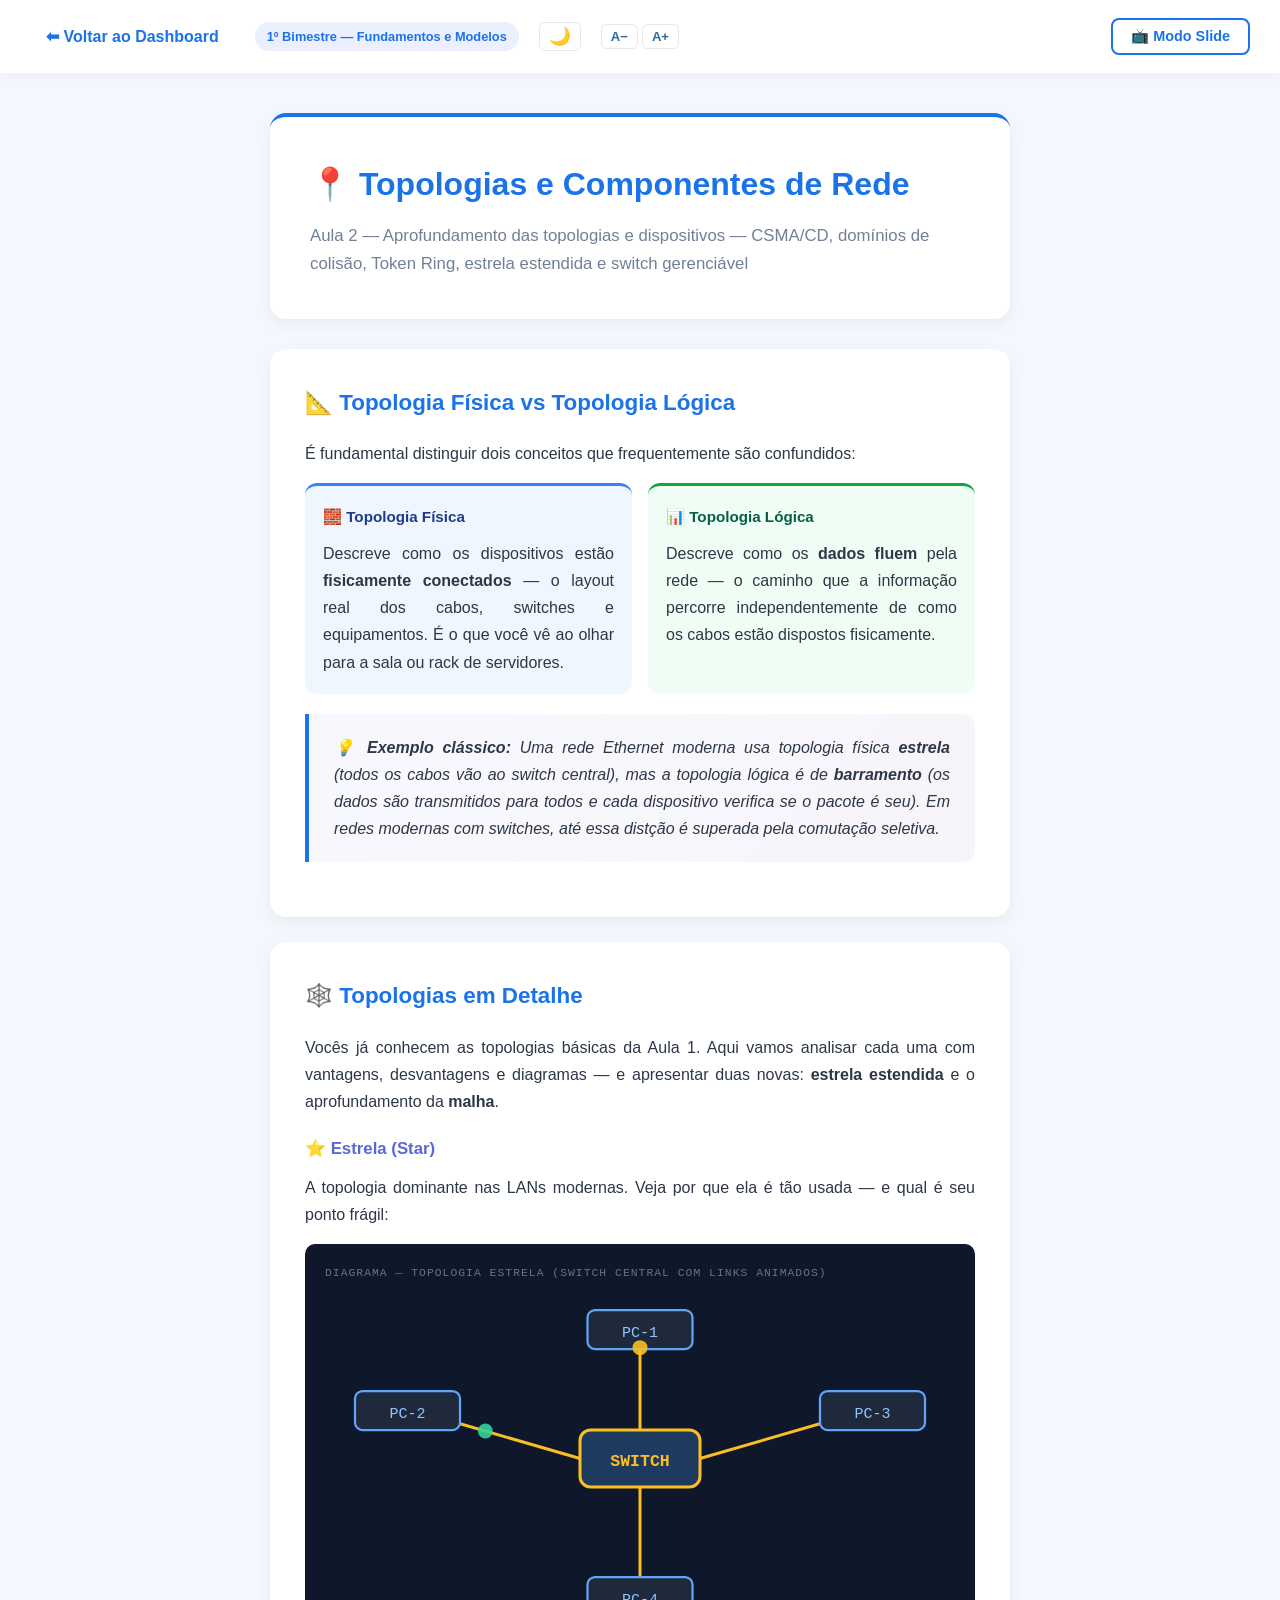
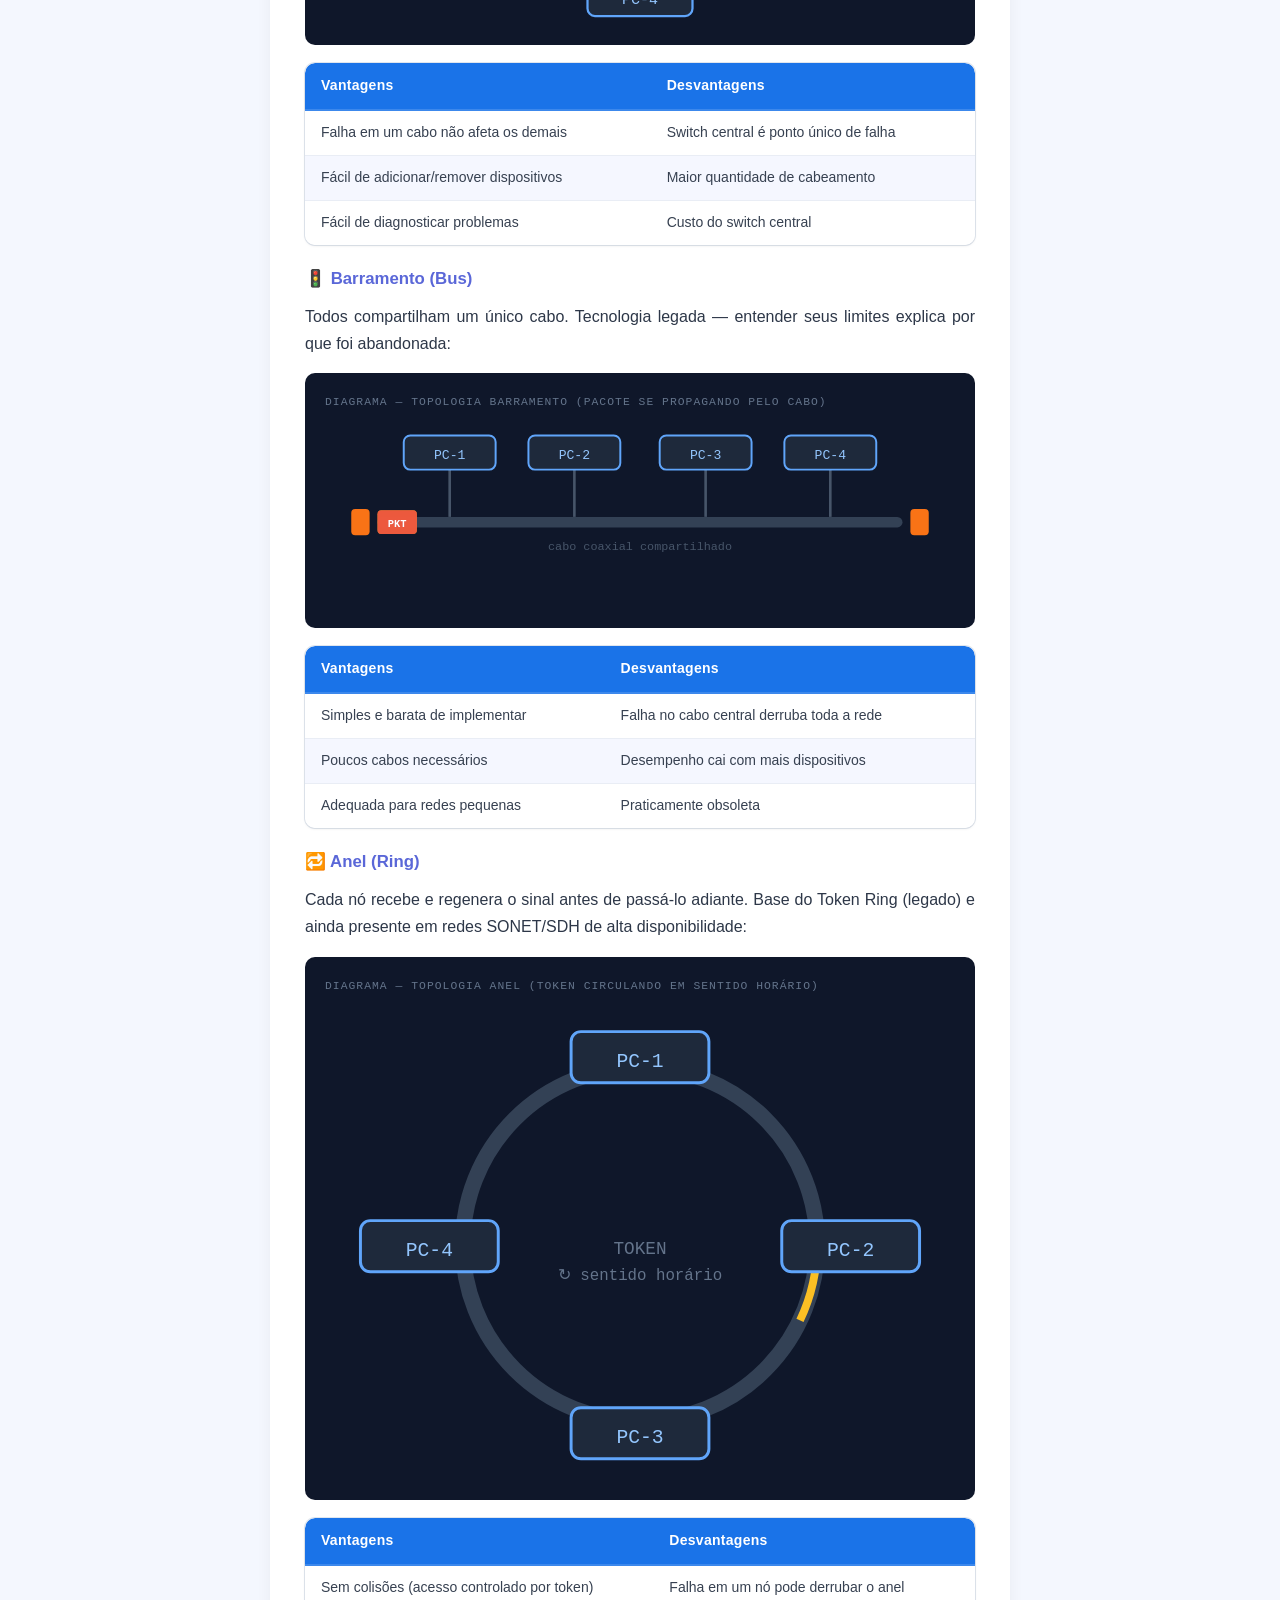
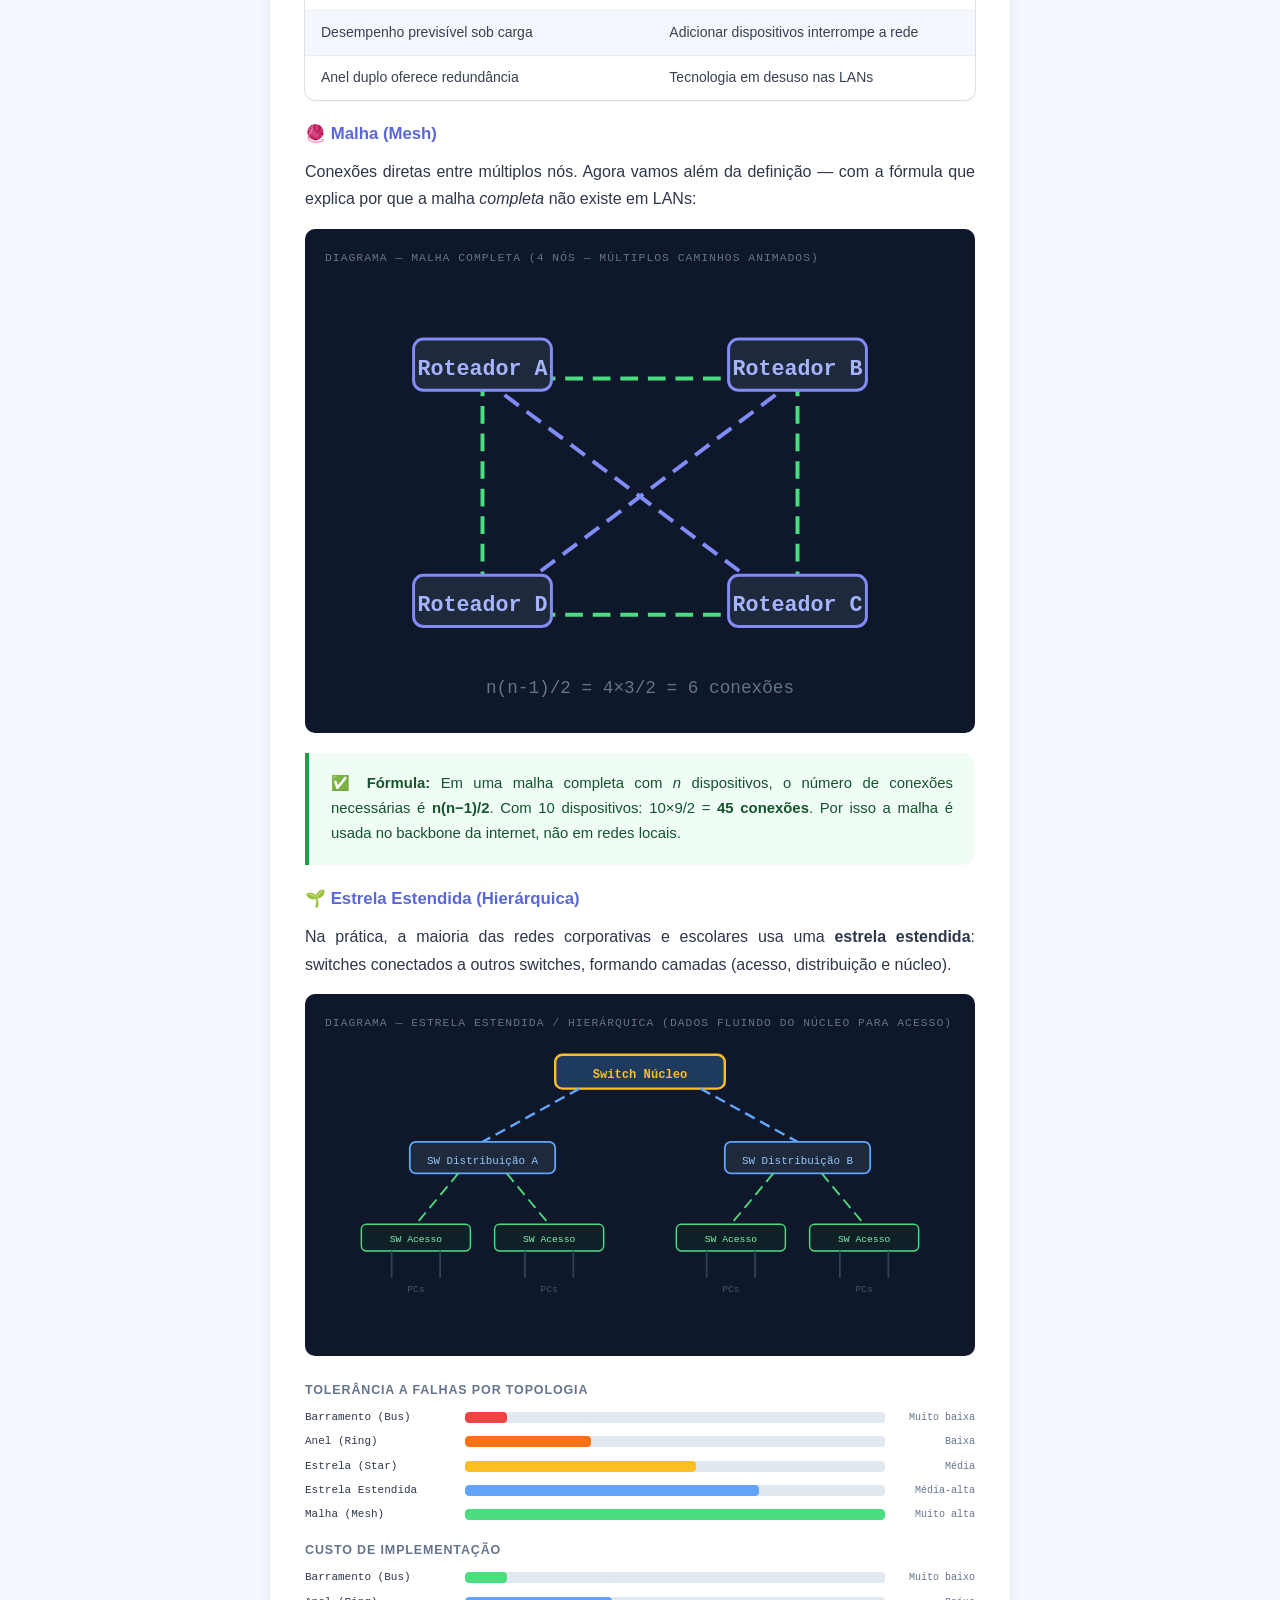
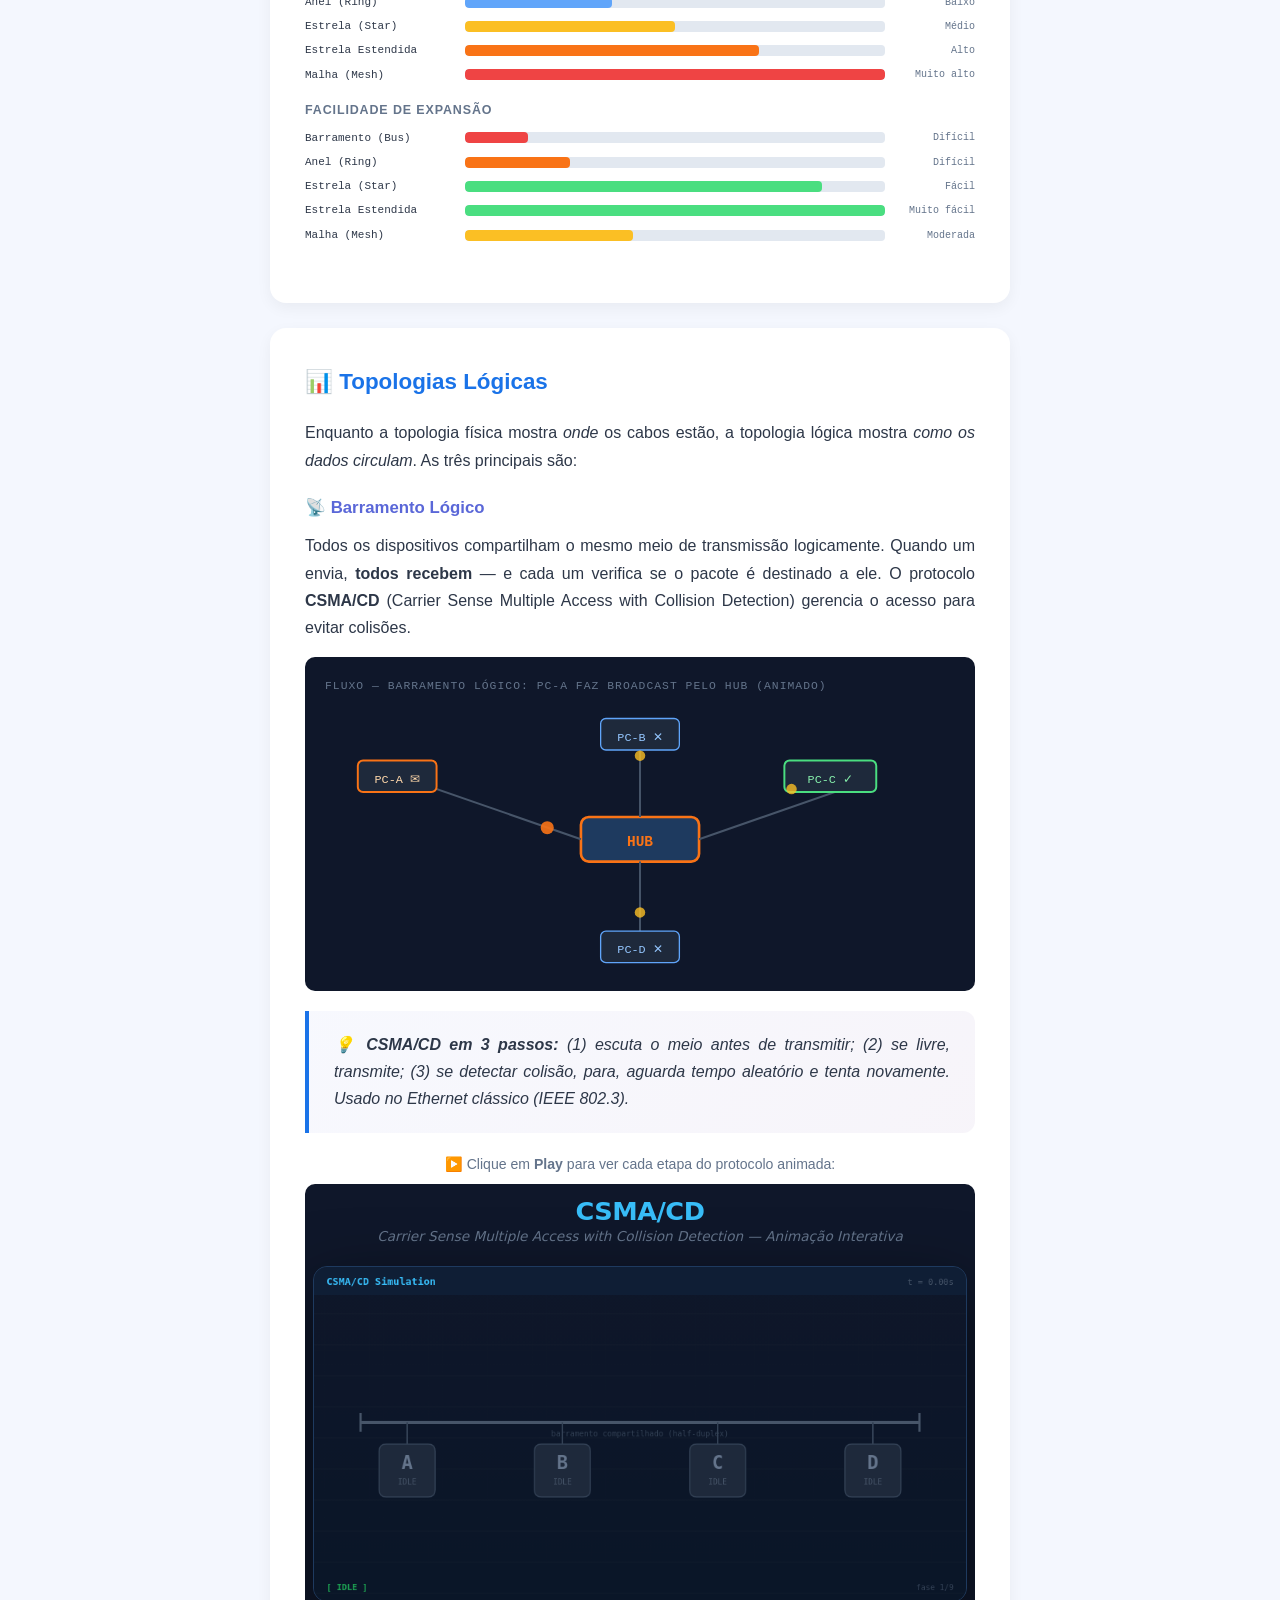
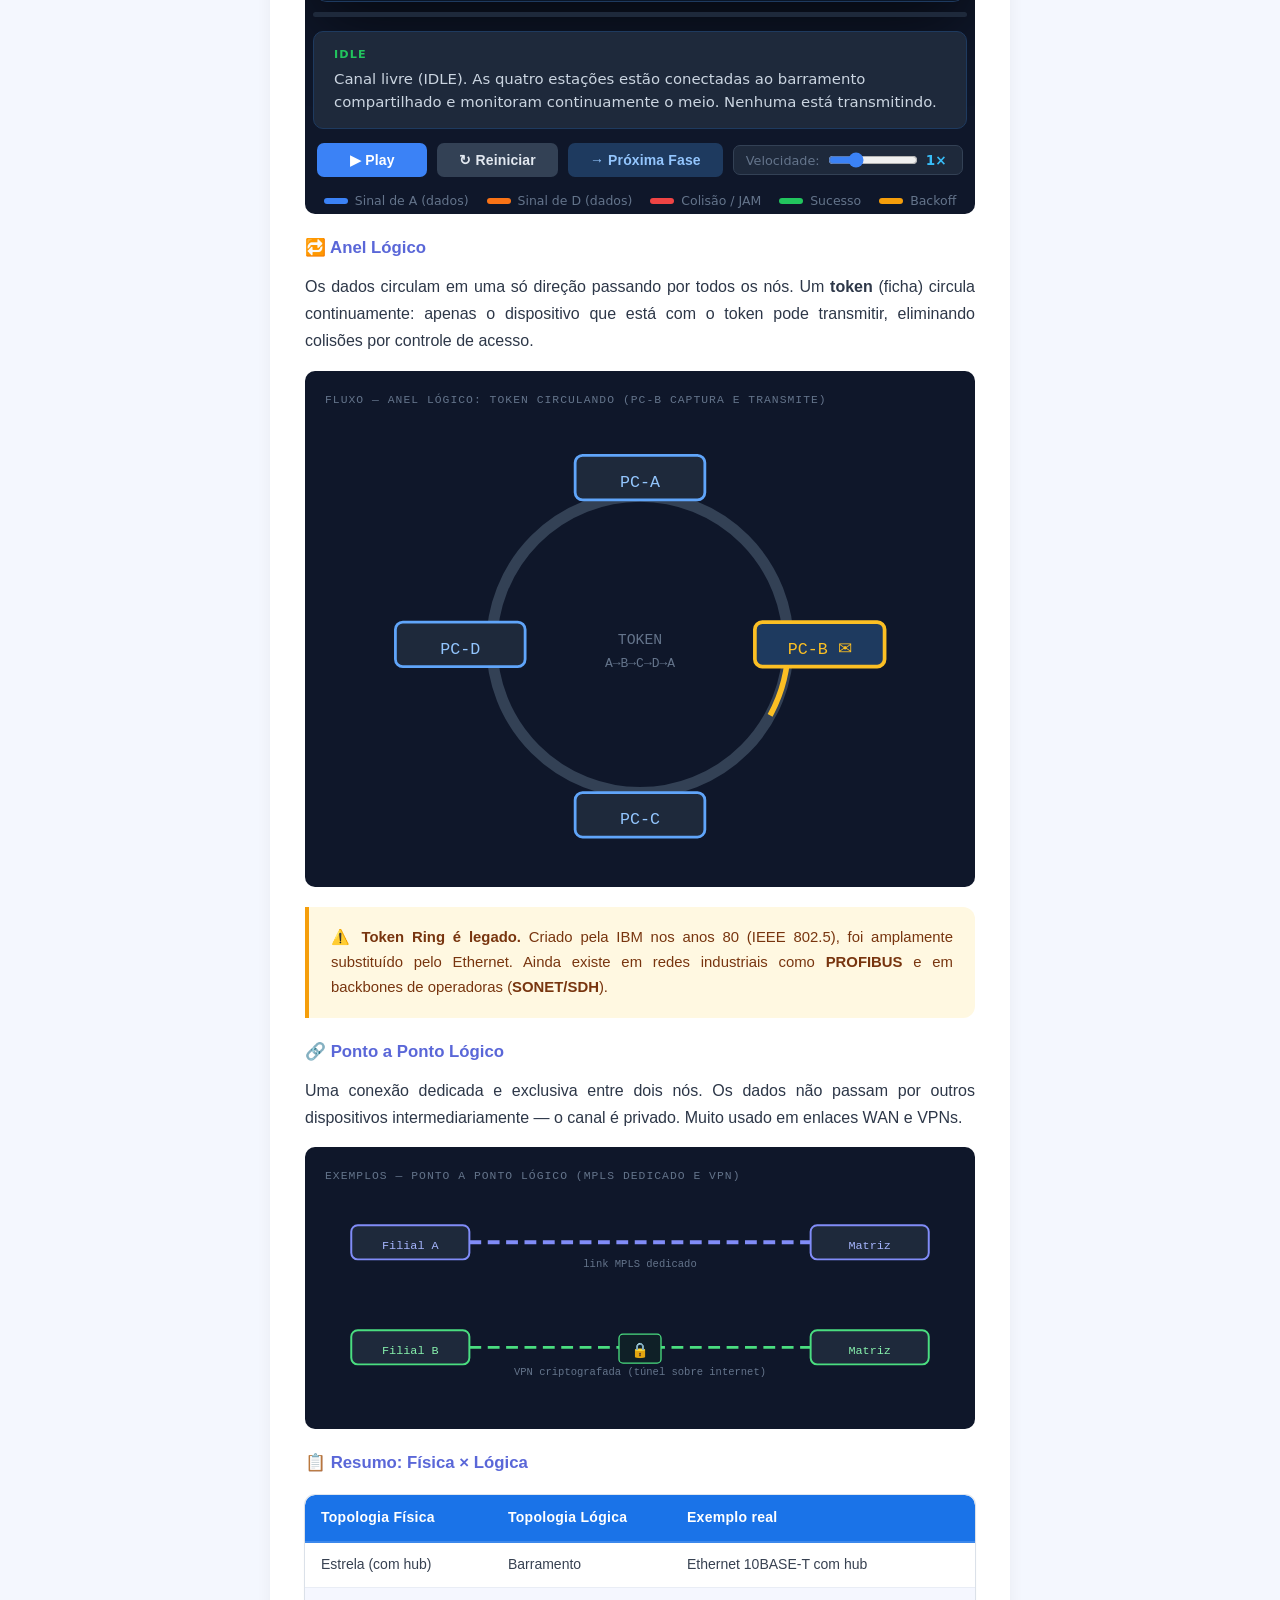
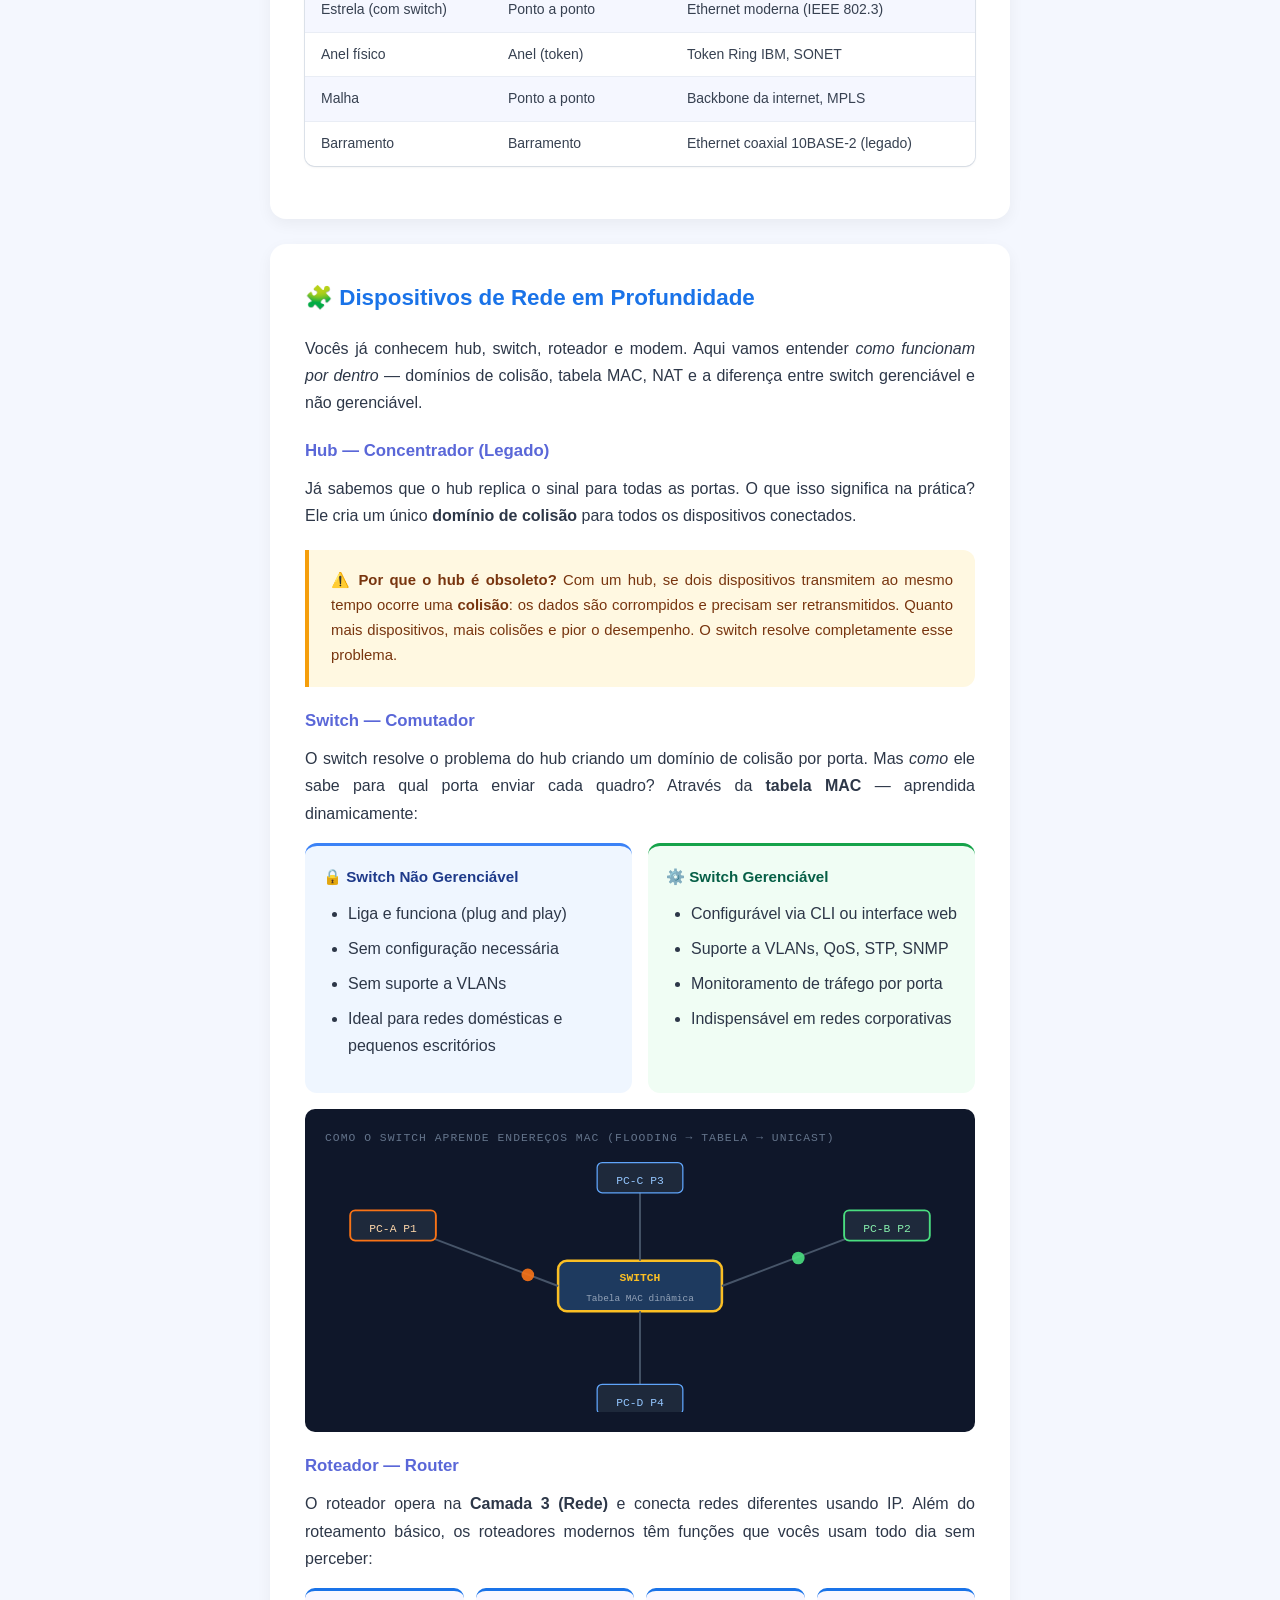
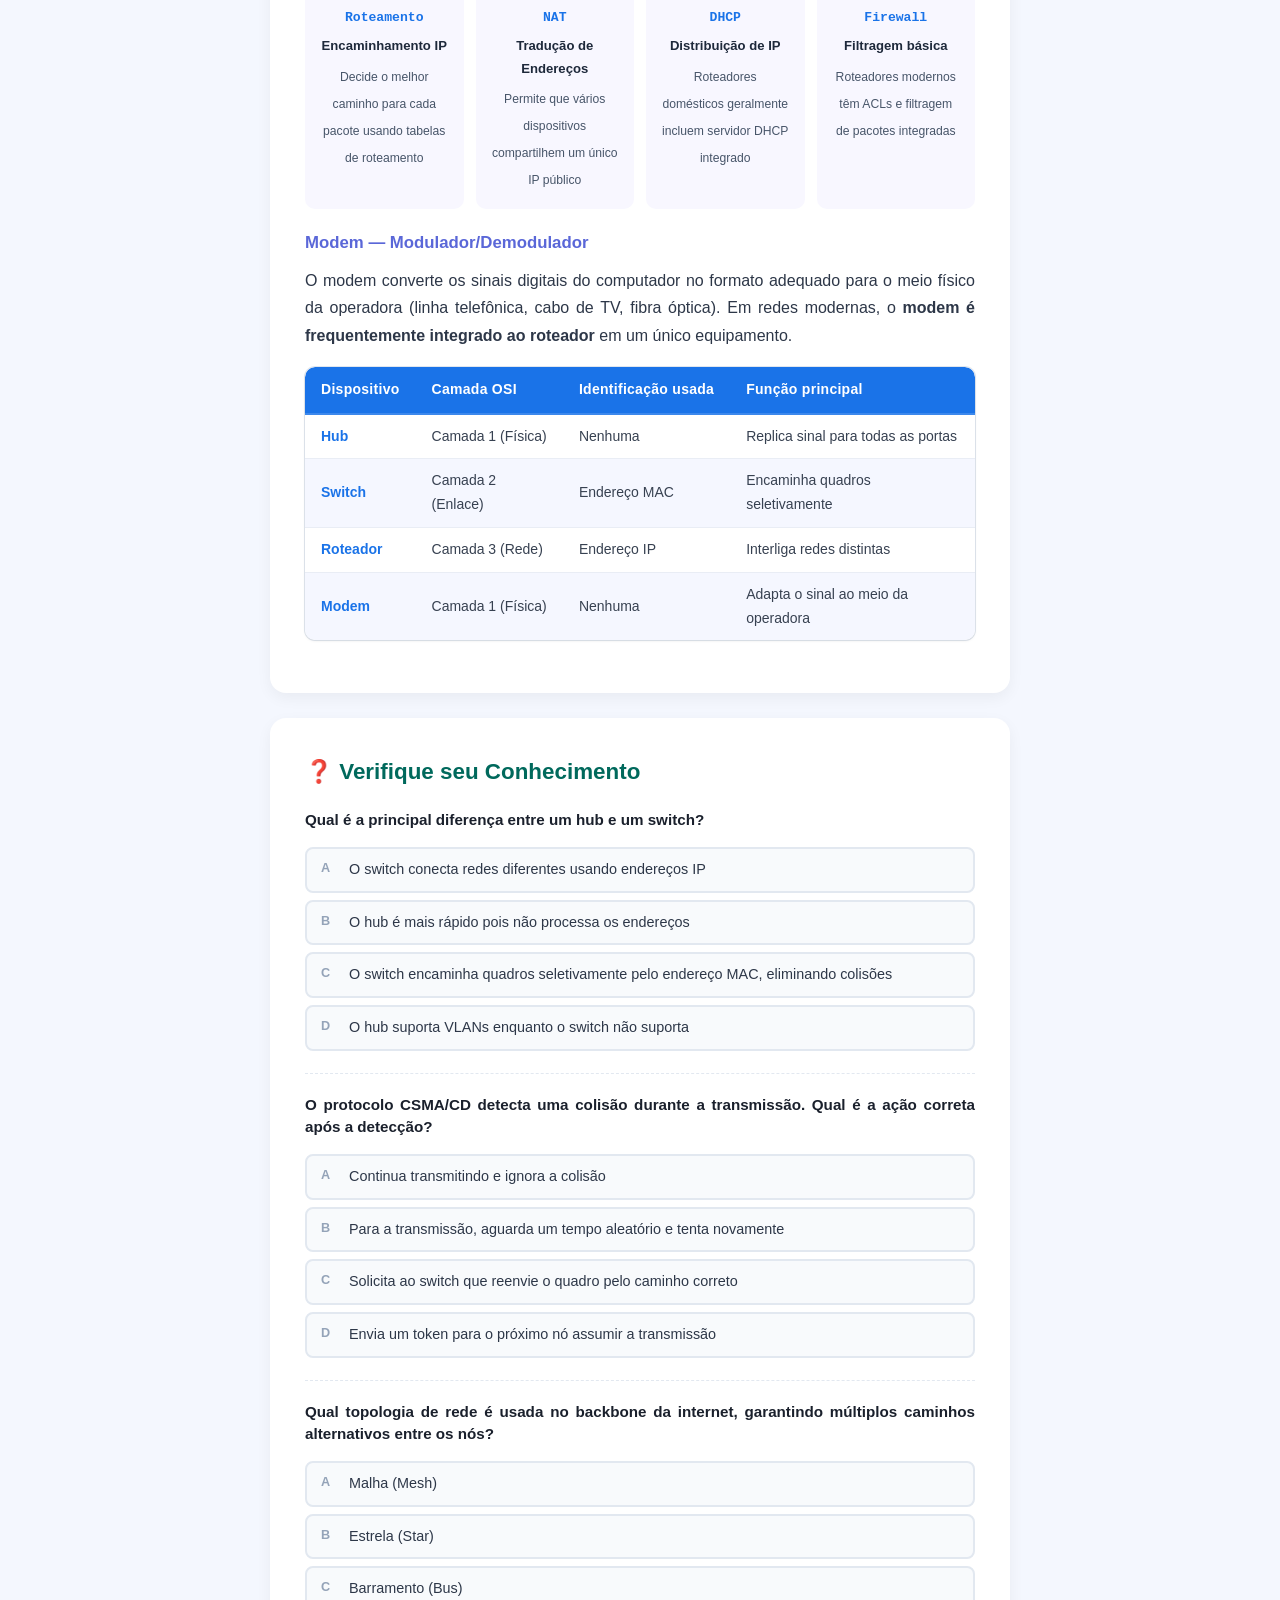
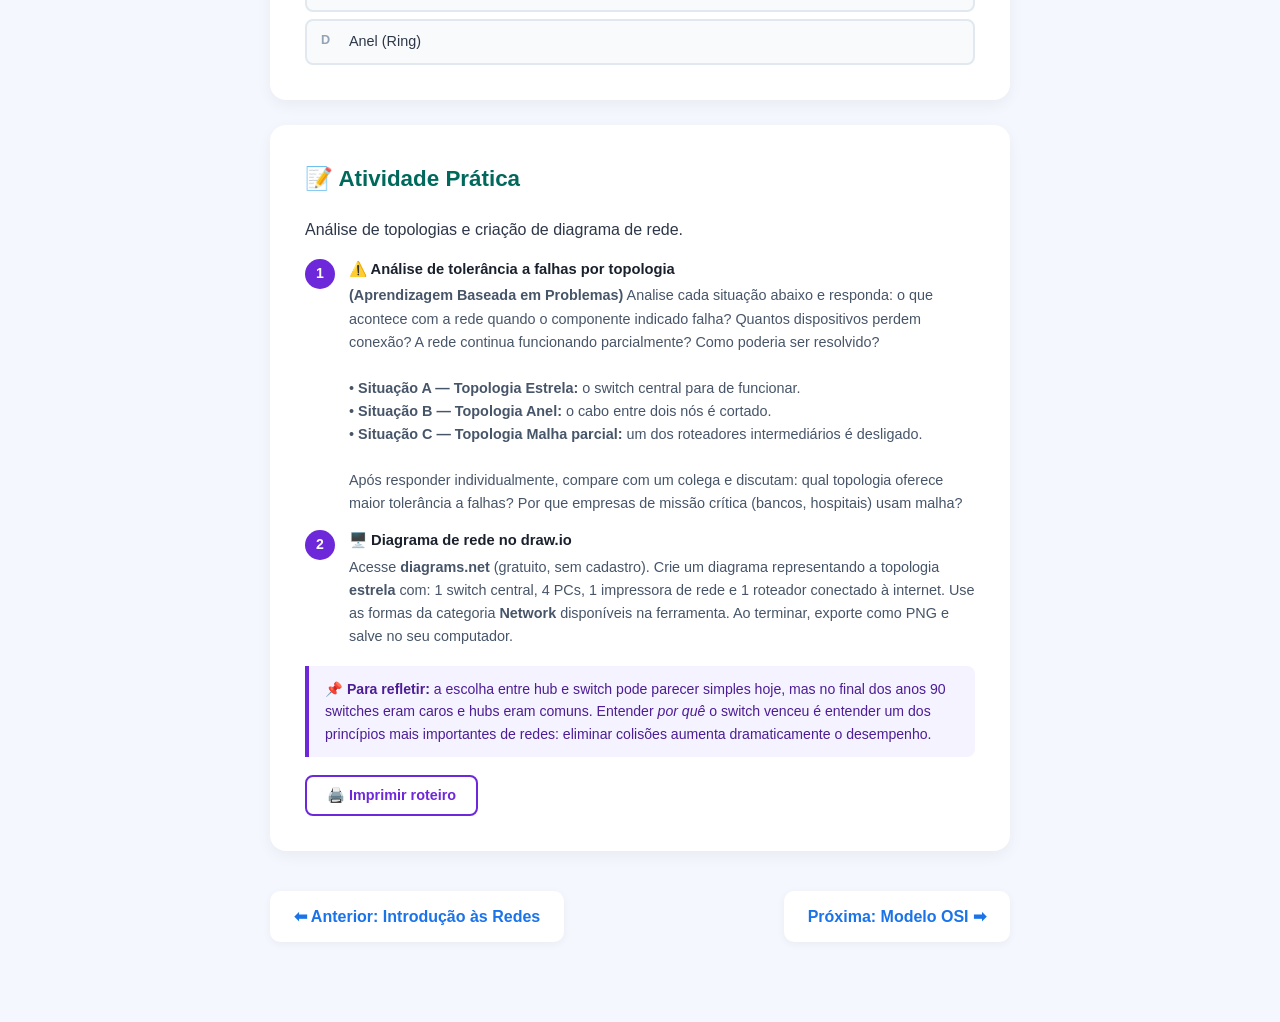
<file: rc02-topologias.html>
<!DOCTYPE html>
<html lang="pt-BR">
<head>
    <meta charset="UTF-8">
    <meta name="viewport" content="width=device-width, initial-scale=1.0">
    <title>Aula 2 &mdash; Topologias e Componentes de Rede</title>
    <link rel="stylesheet" href="slide-mode.css">
    <link rel="stylesheet" href="exercise.css">
    <link rel="stylesheet" href="lesson.css">
    <style>
        :root {
            --primary:   #1a73e8;
            --secondary: #0d47a1;
            --bg-light:  #f4f7fe;
            --text-dark: #2d3748;
        }

        /* ── Viz Wrappers ── */
        .viz-wrap{background:#0f172a;border-radius:10px;padding:1.25rem;margin:1rem 0;overflow:hidden}
        .viz-title{color:#64748b;font-size:.71rem;text-transform:uppercase;letter-spacing:.09em;margin-bottom:.75rem;font-family:'Courier New',monospace}
        @keyframes draw-path{from{stroke-dashoffset:900}to{stroke-dashoffset:0}}
        .tw-wire{stroke-dasharray:900;stroke-dashoffset:900;animation:draw-path 2s ease forwards}
        @keyframes dash-flow{from{stroke-dashoffset:18}to{stroke-dashoffset:0}}
        .flow-line{stroke-dasharray:9 5;animation:dash-flow .7s linear infinite}
        @keyframes node-active{0%,100%{fill:rgba(99,102,241,.3);r:8}50%{fill:rgba(99,102,241,.9);r:10}}
        .topo-node{animation:node-active 2s ease-in-out infinite}
        .topo-node:nth-child(2n){animation-delay:.4s}
        .topo-node:nth-child(3n){animation-delay:.8s}
        .topo-node:nth-child(4n){animation-delay:1.2s}
        @keyframes ring-travel{0%{stroke-dashoffset:600}100%{stroke-dashoffset:0}}
        .ring-data{stroke-dasharray:40 560;animation:ring-travel 3s linear infinite}
        @keyframes bus-travel{0%{transform:translateX(-10px);opacity:0}20%{opacity:1}80%{opacity:1}100%{transform:translateX(310px);opacity:0}}
        .bus-pkt{animation:bus-travel 2s linear infinite}
        @keyframes star-blink{0%,100%{stroke:rgba(251,191,36,.3)}50%{stroke:rgba(251,191,36,.9)}}
        .star-link{animation:star-blink 1.5s ease-in-out infinite}
        /* ── Comparison Bars ── */
        .bar-section{margin:1.5rem 0}
        .bar-section h4{font-size:.78rem;color:#64748b;text-transform:uppercase;letter-spacing:.07em;margin:1rem 0 .45rem;font-weight:600}
        .bar-row{display:flex;align-items:center;gap:.6rem;margin:.35rem 0}
        .bar-lbl{font-size:11px;font-family:monospace;color:var(--text-dark);min-width:150px}
        .bar-track{flex:1;background:#e2e8f0;border-radius:4px;height:11px;overflow:hidden}
        .bar-fill{height:100%;border-radius:4px;width:0;transition:width 1.4s cubic-bezier(.4,0,.2,1)}
        .bar-val{font-size:10px;font-family:monospace;color:#64748b;min-width:80px;text-align:right}
    </style>
</head>
<body>

<div class="top-bar">
    <a href="index.html" class="back-btn">&#x2B05; Voltar ao Dashboard</a>
    <span class="page-badge">1&ordm; Bimestre &mdash; Fundamentos e Modelos</span>
    <button class="slide-toggle" id="slideToggleBtn">&#x1F4FA; Modo Slide</button>
</div>

<div class="content-wrapper">

    <div class="lesson-hero">
        <h1>&#x1F4CD; Topologias e Componentes de Rede</h1>
        <p class="subtitle">Aula 2 &mdash; Aprofundamento das topologias e dispositivos &mdash; CSMA/CD, dom&iacute;nios de colis&atilde;o, Token Ring, estrela estendida e switch gerenci&aacute;vel</p>
    </div>

    <!-- CARD 1 — Topologia Física vs Lógica -->
    <div class="content-card">
        <h2>&#x1F4D0; Topologia F&iacute;sica vs Topologia L&oacute;gica</h2>
        <p>&Eacute; fundamental distinguir dois conceitos que frequentemente s&atilde;o confundidos:</p>

        <div class="compare-grid">
            <div class="compare-box blue">
                <h4>&#x1F9F1; Topologia F&iacute;sica</h4>
                <p style="margin:0.5rem 0 0">Descreve como os dispositivos est&atilde;o <strong>fisicamente conectados</strong> &mdash; o layout real dos cabos, switches e equipamentos. &Eacute; o que voc&ecirc; v&ecirc; ao olhar para a sala ou rack de servidores.</p>
            </div>
            <div class="compare-box green">
                <h4>&#x1F4CA; Topologia L&oacute;gica</h4>
                <p style="margin:0.5rem 0 0">Descreve como os <strong>dados fluem</strong> pela rede &mdash; o caminho que a informa&ccedil;&atilde;o percorre independentemente de como os cabos est&atilde;o dispostos fisicamente.</p>
            </div>
        </div>

        <div class="highlight-box">
            <p>&#x1F4A1; <strong>Exemplo cl&aacute;ssico:</strong> Uma rede Ethernet moderna usa topologia f&iacute;sica <strong>estrela</strong> (todos os cabos v&atilde;o ao switch central), mas a topologia l&oacute;gica &eacute; de <strong>barramento</strong> (os dados s&atilde;o transmitidos para todos e cada dispositivo verifica se o pacote &eacute; seu). Em redes modernas com switches, at&eacute; essa dist&ccedil;&atilde;o &eacute; superada pela comuta&ccedil;&atilde;o seletiva.</p>
        </div>
    </div>

    <!-- CARD 2 — Topologias em Detalhe -->
    <div class="content-card">
        <h2>&#x1F578;&#xFE0F; Topologias em Detalhe</h2>
        <p>Voc&ecirc;s j&aacute; conhecem as topologias b&aacute;sicas da Aula 1. Aqui vamos analisar cada uma com vantagens, desvantagens e diagramas &mdash; e apresentar duas novas: <strong>estrela estendida</strong> e o aprofundamento da <strong>malha</strong>.</p>

        <h3>&#x2B50; Estrela (Star)</h3>
        <p>A topologia dominante nas LANs modernas. Veja por que ela &eacute; t&atilde;o usada &mdash; e qual &eacute; seu ponto fr&aacute;gil:</p>

        <div class="viz-wrap">
            <div class="viz-title">Diagrama &mdash; Topologia Estrela (switch central com links animados)</div>
            <svg viewBox="0 0 420 220" xmlns="http://www.w3.org/2000/svg" style="width:100%;display:block">
                <!-- Switch central -->
                <rect x="170" y="90" width="80" height="38" rx="7" fill="#1e3a5f" stroke="#fbbf24" stroke-width="2"/>
                <text x="210" y="114" text-anchor="middle" fill="#fbbf24" font-size="11" font-family="monospace" font-weight="bold">SWITCH</text>
                <!-- Links animados -->
                <line x1="210" y1="90" x2="210" y2="30" stroke="#fbbf24" stroke-width="2" class="star-link" style="animation-delay:0s"/>
                <line x1="170" y1="109" x2="70" y2="80" stroke="#fbbf24" stroke-width="2" class="star-link" style="animation-delay:.3s"/>
                <line x1="250" y1="109" x2="350" y2="80" stroke="#fbbf24" stroke-width="2" class="star-link" style="animation-delay:.6s"/>
                <line x1="210" y1="128" x2="210" y2="188" stroke="#fbbf24" stroke-width="2" class="star-link" style="animation-delay:.9s"/>
                <!-- PC nodes -->
                <rect x="175" y="10" width="70" height="26" rx="5" fill="#1e293b" stroke="#60a5fa" stroke-width="1.5"/>
                <text x="210" y="28" text-anchor="middle" fill="#93c5fd" font-size="10" font-family="monospace">PC-1</text>
                <rect x="20" y="64" width="70" height="26" rx="5" fill="#1e293b" stroke="#60a5fa" stroke-width="1.5"/>
                <text x="55" y="82" text-anchor="middle" fill="#93c5fd" font-size="10" font-family="monospace">PC-2</text>
                <rect x="330" y="64" width="70" height="26" rx="5" fill="#1e293b" stroke="#60a5fa" stroke-width="1.5"/>
                <text x="365" y="82" text-anchor="middle" fill="#93c5fd" font-size="10" font-family="monospace">PC-3</text>
                <rect x="175" y="188" width="70" height="26" rx="5" fill="#1e293b" stroke="#60a5fa" stroke-width="1.5"/>
                <text x="210" y="206" text-anchor="middle" fill="#93c5fd" font-size="10" font-family="monospace">PC-4</text>
                <!-- Pacotes fluindo -->
                <circle r="5" fill="#fbbf24" opacity=".9">
                    <animateMotion dur="1.2s" repeatCount="indefinite" begin="0s">
                        <mpath xlink:href="#path-s1"/>
                    </animateMotion>
                </circle>
                <path id="path-s1" d="M210,23 L210,90" fill="none"/>
                <circle r="5" fill="#34d399" opacity=".9">
                    <animateMotion dur="1.4s" repeatCount="indefinite" begin=".5s">
                        <mpath xlink:href="#path-s2"/>
                    </animateMotion>
                </circle>
                <path id="path-s2" d="M70,80 L170,109" fill="none"/>
            </svg>
        </div>

        <table class="info-table">
            <thead><tr><th>Vantagens</th><th>Desvantagens</th></tr></thead>
            <tbody>
                <tr>
                    <td>Falha em um cabo n&atilde;o afeta os demais</td>
                    <td>Switch central &eacute; ponto &uacute;nico de falha</td>
                </tr>
                <tr>
                    <td>F&aacute;cil de adicionar/remover dispositivos</td>
                    <td>Maior quantidade de cabeamento</td>
                </tr>
                <tr>
                    <td>F&aacute;cil de diagnosticar problemas</td>
                    <td>Custo do switch central</td>
                </tr>
            </tbody>
        </table>

        <h3>&#x1F6A6; Barramento (Bus)</h3>
        <p>Todos compartilham um &uacute;nico cabo. Tecnologia legada &mdash; entender seus limites explica por que foi abandonada:</p>

        <div class="viz-wrap">
            <div class="viz-title">Diagrama &mdash; Topologia Barramento (pacote se propagando pelo cabo)</div>
            <svg viewBox="0 0 480 140" xmlns="http://www.w3.org/2000/svg" style="width:100%;display:block">
                <!-- Cabo coaxial central -->
                <rect x="40" y="70" width="400" height="8" rx="4" fill="#334155"/>
                <text x="240" y="95" text-anchor="middle" fill="#475569" font-size="9" font-family="monospace">cabo coaxial compartilhado</text>
                <!-- Terminadores -->
                <rect x="20" y="64" width="14" height="20" rx="3" fill="#f97316"/>
                <rect x="446" y="64" width="14" height="20" rx="3" fill="#f97316"/>
                <!-- Nós conectados ao barramento -->
                <line x1="95" y1="70" x2="95" y2="28" stroke="#475569" stroke-width="2"/>
                <rect x="60" y="8" width="70" height="26" rx="5" fill="#1e293b" stroke="#60a5fa" stroke-width="1.5"/>
                <text x="95" y="26" text-anchor="middle" fill="#93c5fd" font-size="10" font-family="monospace">PC-1</text>

                <line x1="190" y1="70" x2="190" y2="28" stroke="#475569" stroke-width="2"/>
                <rect x="155" y="8" width="70" height="26" rx="5" fill="#1e293b" stroke="#60a5fa" stroke-width="1.5"/>
                <text x="190" y="26" text-anchor="middle" fill="#93c5fd" font-size="10" font-family="monospace">PC-2</text>

                <line x1="290" y1="70" x2="290" y2="28" stroke="#475569" stroke-width="2"/>
                <rect x="255" y="8" width="70" height="26" rx="5" fill="#1e293b" stroke="#60a5fa" stroke-width="1.5"/>
                <text x="290" y="26" text-anchor="middle" fill="#93c5fd" font-size="10" font-family="monospace">PC-3</text>

                <line x1="385" y1="70" x2="385" y2="28" stroke="#475569" stroke-width="2"/>
                <rect x="350" y="8" width="70" height="26" rx="5" fill="#1e293b" stroke="#60a5fa" stroke-width="1.5"/>
                <text x="385" y="26" text-anchor="middle" fill="#93c5fd" font-size="10" font-family="monospace">PC-4</text>

                <!-- Pacote viajando pelo barramento -->
                <g class="bus-pkt">
                    <rect x="40" y="65" width="30" height="18" rx="3" fill="#fbbf24" opacity=".9"/>
                    <text x="55" y="78" text-anchor="middle" fill="#1e293b" font-size="8" font-family="monospace" font-weight="bold">PKT</text>
                </g>
                <!-- Segundo pacote com delay (colisão visual) -->
                <g class="bus-pkt" style="animation-delay:.9s">
                    <rect x="40" y="65" width="30" height="18" rx="3" fill="#ef4444" opacity=".8"/>
                    <text x="55" y="78" text-anchor="middle" fill="#fff" font-size="8" font-family="monospace" font-weight="bold">PKT</text>
                </g>
            </svg>
        </div>

        <table class="info-table">
            <thead><tr><th>Vantagens</th><th>Desvantagens</th></tr></thead>
            <tbody>
                <tr>
                    <td>Simples e barata de implementar</td>
                    <td>Falha no cabo central derruba toda a rede</td>
                </tr>
                <tr>
                    <td>Poucos cabos necess&aacute;rios</td>
                    <td>Desempenho cai com mais dispositivos</td>
                </tr>
                <tr>
                    <td>Adequada para redes pequenas</td>
                    <td>Praticamente obsoleta</td>
                </tr>
            </tbody>
        </table>

        <h3>&#x1F501; Anel (Ring)</h3>
        <p>Cada n&oacute; recebe e regenera o sinal antes de pass&aacute;-lo adiante. Base do Token Ring (legado) e ainda presente em redes SONET/SDH de alta disponibilidade:</p>

        <div class="viz-wrap">
            <div class="viz-title">Diagrama &mdash; Topologia Anel (token circulando em sentido horário)</div>
            <svg viewBox="0 0 320 240" xmlns="http://www.w3.org/2000/svg" style="width:100%;display:block">
                <!-- Anel (eixo central 160,120, raio 90) -->
                <circle cx="160" cy="120" r="90" fill="none" stroke="#334155" stroke-width="8"/>
                <!-- Token circulando -->
                <circle cx="160" cy="120" r="90" fill="none" stroke="#fbbf24" stroke-width="4" class="ring-data"/>
                <!-- Nós nos 4 pontos cardeais -->
                <!-- PC-1 topo -->
                <rect x="125" y="12" width="70" height="26" rx="5" fill="#1e293b" stroke="#60a5fa" stroke-width="1.5"/>
                <text x="160" y="30" text-anchor="middle" fill="#93c5fd" font-size="10" font-family="monospace">PC-1</text>
                <!-- PC-2 direita -->
                <rect x="232" y="108" width="70" height="26" rx="5" fill="#1e293b" stroke="#60a5fa" stroke-width="1.5"/>
                <text x="267" y="126" text-anchor="middle" fill="#93c5fd" font-size="10" font-family="monospace">PC-2</text>
                <!-- PC-3 baixo -->
                <rect x="125" y="203" width="70" height="26" rx="5" fill="#1e293b" stroke="#60a5fa" stroke-width="1.5"/>
                <text x="160" y="221" text-anchor="middle" fill="#93c5fd" font-size="10" font-family="monospace">PC-3</text>
                <!-- PC-4 esquerda -->
                <rect x="18" y="108" width="70" height="26" rx="5" fill="#1e293b" stroke="#60a5fa" stroke-width="1.5"/>
                <text x="53" y="126" text-anchor="middle" fill="#93c5fd" font-size="10" font-family="monospace">PC-4</text>
                <!-- Seta de direção -->
                <text x="160" y="125" text-anchor="middle" fill="#64748b" font-size="9" font-family="monospace">TOKEN</text>
                <text x="160" y="138" text-anchor="middle" fill="#64748b" font-size="8" font-family="monospace">&#x21BB; sentido horário</text>
            </svg>
        </div>

        <table class="info-table">
            <thead><tr><th>Vantagens</th><th>Desvantagens</th></tr></thead>
            <tbody>
                <tr>
                    <td>Sem colis&otilde;es (acesso controlado por token)</td>
                    <td>Falha em um n&oacute; pode derrubar o anel</td>
                </tr>
                <tr>
                    <td>Desempenho previs&iacute;vel sob carga</td>
                    <td>Adicionar dispositivos interrompe a rede</td>
                </tr>
                <tr>
                    <td>Anel duplo oferece redund&acirc;ncia</td>
                    <td>Tecnologia em desuso nas LANs</td>
                </tr>
            </tbody>
        </table>

        <h3>&#x1F9F6; Malha (Mesh)</h3>
        <p>Conex&otilde;es diretas entre m&uacute;ltiplos n&oacute;s. Agora vamos al&eacute;m da defini&ccedil;&atilde;o &mdash; com a f&oacute;rmula que explica por que a malha <em>completa</em> n&atilde;o existe em LANs:</p>

        <div class="viz-wrap">
            <div class="viz-title">Diagrama &mdash; Malha Completa (4 nós — múltiplos caminhos animados)</div>
            <svg viewBox="0 0 320 220" xmlns="http://www.w3.org/2000/svg" style="width:100%;display:block">
                <!-- Conexões cruzadas — 6 links -->
                <line x1="80" y1="50" x2="240" y2="50"  stroke="#4ade80" stroke-width="2" class="flow-line"/>
                <line x1="80" y1="50" x2="80"  y2="170" stroke="#4ade80" stroke-width="2" class="flow-line" style="animation-delay:.2s"/>
                <line x1="80" y1="50" x2="240" y2="170" stroke="#818cf8" stroke-width="2" class="flow-line" style="animation-delay:.4s"/>
                <line x1="240" y1="50" x2="240" y2="170" stroke="#4ade80" stroke-width="2" class="flow-line" style="animation-delay:.1s"/>
                <line x1="240" y1="50" x2="80"  y2="170" stroke="#818cf8" stroke-width="2" class="flow-line" style="animation-delay:.6s"/>
                <line x1="80"  y1="170" x2="240" y2="170" stroke="#4ade80" stroke-width="2" class="flow-line" style="animation-delay:.3s"/>
                <!-- Nós -->
                <rect x="45" y="30" width="70" height="26" rx="5" fill="#1e293b" stroke="#818cf8" stroke-width="1.5"/>
                <text x="80" y="48" text-anchor="middle" fill="#a5b4fc" font-size="11" font-family="monospace" font-weight="bold">Roteador A</text>
                <rect x="205" y="30" width="70" height="26" rx="5" fill="#1e293b" stroke="#818cf8" stroke-width="1.5"/>
                <text x="240" y="48" text-anchor="middle" fill="#a5b4fc" font-size="11" font-family="monospace" font-weight="bold">Roteador B</text>
                <rect x="45" y="150" width="70" height="26" rx="5" fill="#1e293b" stroke="#818cf8" stroke-width="1.5"/>
                <text x="80" y="168" text-anchor="middle" fill="#a5b4fc" font-size="11" font-family="monospace" font-weight="bold">Roteador D</text>
                <rect x="205" y="150" width="70" height="26" rx="5" fill="#1e293b" stroke="#818cf8" stroke-width="1.5"/>
                <text x="240" y="168" text-anchor="middle" fill="#a5b4fc" font-size="11" font-family="monospace" font-weight="bold">Roteador C</text>
                <!-- Legenda -->
                <text x="160" y="210" text-anchor="middle" fill="#64748b" font-size="9" font-family="monospace">n(n-1)/2 = 4×3/2 = 6 conexões</text>
            </svg>
        </div>

        <div class="tip-box">
            <p>&#x2705; <strong>F&oacute;rmula:</strong> Em uma malha completa com <em>n</em> dispositivos, o n&uacute;mero de conex&otilde;es necess&aacute;rias &eacute; <strong>n(n&minus;1)/2</strong>. Com 10 dispositivos: 10&times;9/2 = <strong>45 conex&otilde;es</strong>. Por isso a malha &eacute; usada no backbone da internet, n&atilde;o em redes locais.</p>
        </div>

        <h3>&#x1F331; Estrela Estendida (Hier&aacute;rquica)</h3>
        <p>Na pr&aacute;tica, a maioria das redes corporativas e escolares usa uma <strong>estrela estendida</strong>: switches conectados a outros switches, formando camadas (acesso, distribui&ccedil;&atilde;o e n&uacute;cleo).</p>

        <div class="viz-wrap">
            <div class="viz-title">Diagrama &mdash; Estrela Estendida / Hierárquica (dados fluindo do núcleo para acesso)</div>
            <svg viewBox="0 0 520 240" xmlns="http://www.w3.org/2000/svg" style="width:100%;display:block">
                <!-- Nível Núcleo -->
                <rect x="190" y="8" width="140" height="28" rx="6" fill="#1e3a5f" stroke="#fbbf24" stroke-width="2"/>
                <text x="260" y="27" text-anchor="middle" fill="#fbbf24" font-size="10" font-family="monospace" font-weight="bold">Switch Núcleo</text>
                <!-- Links Núcleo → Distribuição -->
                <line x1="210" y1="36" x2="130" y2="80" stroke="#60a5fa" stroke-width="2" class="flow-line"/>
                <line x1="310" y1="36" x2="390" y2="80" stroke="#60a5fa" stroke-width="2" class="flow-line" style="animation-delay:.3s"/>
                <!-- Nível Distribuição -->
                <rect x="70" y="80" width="120" height="26" rx="5" fill="#1e293b" stroke="#60a5fa" stroke-width="1.5"/>
                <text x="130" y="98" text-anchor="middle" fill="#93c5fd" font-size="9" font-family="monospace">SW Distribuição A</text>
                <rect x="330" y="80" width="120" height="26" rx="5" fill="#1e293b" stroke="#60a5fa" stroke-width="1.5"/>
                <text x="390" y="98" text-anchor="middle" fill="#93c5fd" font-size="9" font-family="monospace">SW Distribuição B</text>
                <!-- Links Distribuição → Acesso -->
                <line x1="110" y1="106" x2="75"  y2="148" stroke="#4ade80" stroke-width="1.5" class="flow-line" style="animation-delay:.1s"/>
                <line x1="150" y1="106" x2="185" y2="148" stroke="#4ade80" stroke-width="1.5" class="flow-line" style="animation-delay:.4s"/>
                <line x1="370" y1="106" x2="335" y2="148" stroke="#4ade80" stroke-width="1.5" class="flow-line" style="animation-delay:.2s"/>
                <line x1="410" y1="106" x2="445" y2="148" stroke="#4ade80" stroke-width="1.5" class="flow-line" style="animation-delay:.5s"/>
                <!-- Nível Acesso -->
                <rect x="30"  y="148" width="90" height="22" rx="4" fill="#0f2027" stroke="#4ade80" stroke-width="1.2"/>
                <text x="75"  y="163" text-anchor="middle" fill="#86efac" font-size="8" font-family="monospace">SW Acesso</text>
                <rect x="140" y="148" width="90" height="22" rx="4" fill="#0f2027" stroke="#4ade80" stroke-width="1.2"/>
                <text x="185" y="163" text-anchor="middle" fill="#86efac" font-size="8" font-family="monospace">SW Acesso</text>
                <rect x="290" y="148" width="90" height="22" rx="4" fill="#0f2027" stroke="#4ade80" stroke-width="1.2"/>
                <text x="335" y="163" text-anchor="middle" fill="#86efac" font-size="8" font-family="monospace">SW Acesso</text>
                <rect x="400" y="148" width="90" height="22" rx="4" fill="#0f2027" stroke="#4ade80" stroke-width="1.2"/>
                <text x="445" y="163" text-anchor="middle" fill="#86efac" font-size="8" font-family="monospace">SW Acesso</text>
                <!-- PCs simbólicos -->
                <text x="75"  y="204" text-anchor="middle" fill="#475569" font-size="8" font-family="monospace">PCs</text>
                <text x="185" y="204" text-anchor="middle" fill="#475569" font-size="8" font-family="monospace">PCs</text>
                <text x="335" y="204" text-anchor="middle" fill="#475569" font-size="8" font-family="monospace">PCs</text>
                <text x="445" y="204" text-anchor="middle" fill="#475569" font-size="8" font-family="monospace">PCs</text>
                <line x1="55"  y1="170" x2="55"  y2="192" stroke="#334155" stroke-width="1.5"/>
                <line x1="95"  y1="170" x2="95"  y2="192" stroke="#334155" stroke-width="1.5"/>
                <line x1="165" y1="170" x2="165" y2="192" stroke="#334155" stroke-width="1.5"/>
                <line x1="205" y1="170" x2="205" y2="192" stroke="#334155" stroke-width="1.5"/>
                <line x1="315" y1="170" x2="315" y2="192" stroke="#334155" stroke-width="1.5"/>
                <line x1="355" y1="170" x2="355" y2="192" stroke="#334155" stroke-width="1.5"/>
                <line x1="425" y1="170" x2="425" y2="192" stroke="#334155" stroke-width="1.5"/>
                <line x1="465" y1="170" x2="465" y2="192" stroke="#334155" stroke-width="1.5"/>
            </svg>
        </div>

        <div class="bar-section">
            <h4>Tolerância a falhas por topologia</h4>
            <div class="bar-row">
                <span class="bar-lbl">Barramento (Bus)</span>
                <div class="bar-track"><div class="bar-fill" style="background:#ef4444" data-w="10%"></div></div>
                <span class="bar-val">Muito baixa</span>
            </div>
            <div class="bar-row">
                <span class="bar-lbl">Anel (Ring)</span>
                <div class="bar-track"><div class="bar-fill" style="background:#f97316" data-w="30%"></div></div>
                <span class="bar-val">Baixa</span>
            </div>
            <div class="bar-row">
                <span class="bar-lbl">Estrela (Star)</span>
                <div class="bar-track"><div class="bar-fill" style="background:#fbbf24" data-w="55%"></div></div>
                <span class="bar-val">Média</span>
            </div>
            <div class="bar-row">
                <span class="bar-lbl">Estrela Estendida</span>
                <div class="bar-track"><div class="bar-fill" style="background:#60a5fa" data-w="70%"></div></div>
                <span class="bar-val">Média-alta</span>
            </div>
            <div class="bar-row">
                <span class="bar-lbl">Malha (Mesh)</span>
                <div class="bar-track"><div class="bar-fill" style="background:#4ade80" data-w="100%"></div></div>
                <span class="bar-val">Muito alta</span>
            </div>

            <h4>Custo de implementação</h4>
            <div class="bar-row">
                <span class="bar-lbl">Barramento (Bus)</span>
                <div class="bar-track"><div class="bar-fill" style="background:#4ade80" data-w="10%"></div></div>
                <span class="bar-val">Muito baixo</span>
            </div>
            <div class="bar-row">
                <span class="bar-lbl">Anel (Ring)</span>
                <div class="bar-track"><div class="bar-fill" style="background:#60a5fa" data-w="35%"></div></div>
                <span class="bar-val">Baixo</span>
            </div>
            <div class="bar-row">
                <span class="bar-lbl">Estrela (Star)</span>
                <div class="bar-track"><div class="bar-fill" style="background:#fbbf24" data-w="50%"></div></div>
                <span class="bar-val">Médio</span>
            </div>
            <div class="bar-row">
                <span class="bar-lbl">Estrela Estendida</span>
                <div class="bar-track"><div class="bar-fill" style="background:#f97316" data-w="70%"></div></div>
                <span class="bar-val">Alto</span>
            </div>
            <div class="bar-row">
                <span class="bar-lbl">Malha (Mesh)</span>
                <div class="bar-track"><div class="bar-fill" style="background:#ef4444" data-w="100%"></div></div>
                <span class="bar-val">Muito alto</span>
            </div>

            <h4>Facilidade de expansão</h4>
            <div class="bar-row">
                <span class="bar-lbl">Barramento (Bus)</span>
                <div class="bar-track"><div class="bar-fill" style="background:#ef4444" data-w="15%"></div></div>
                <span class="bar-val">Difícil</span>
            </div>
            <div class="bar-row">
                <span class="bar-lbl">Anel (Ring)</span>
                <div class="bar-track"><div class="bar-fill" style="background:#f97316" data-w="25%"></div></div>
                <span class="bar-val">Difícil</span>
            </div>
            <div class="bar-row">
                <span class="bar-lbl">Estrela (Star)</span>
                <div class="bar-track"><div class="bar-fill" style="background:#4ade80" data-w="85%"></div></div>
                <span class="bar-val">Fácil</span>
            </div>
            <div class="bar-row">
                <span class="bar-lbl">Estrela Estendida</span>
                <div class="bar-track"><div class="bar-fill" style="background:#4ade80" data-w="100%"></div></div>
                <span class="bar-val">Muito fácil</span>
            </div>
            <div class="bar-row">
                <span class="bar-lbl">Malha (Mesh)</span>
                <div class="bar-track"><div class="bar-fill" style="background:#fbbf24" data-w="40%"></div></div>
                <span class="bar-val">Moderada</span>
            </div>
        </div>
    </div>

    <!-- CARD 3 — Topologias Lógicas -->
    <div class="content-card">
        <h2>&#x1F4CA; Topologias L&oacute;gicas</h2>
        <p>Enquanto a topologia f&iacute;sica mostra <em>onde</em> os cabos est&atilde;o, a topologia l&oacute;gica mostra <em>como os dados circulam</em>. As tr&ecirc;s principais s&atilde;o:</p>

        <h3>&#x1F4E1; Barramento L&oacute;gico</h3>
        <p>Todos os dispositivos compartilham o mesmo meio de transmiss&atilde;o logicamente. Quando um envia, <strong>todos recebem</strong> &mdash; e cada um verifica se o pacote &eacute; destinado a ele. O protocolo <strong>CSMA/CD</strong> (Carrier Sense Multiple Access with Collision Detection) gerencia o acesso para evitar colis&otilde;es.</p>

        <div class="viz-wrap">
            <div class="viz-title">Fluxo &mdash; Barramento Lógico: PC-A faz broadcast pelo HUB (animado)</div>
            <svg viewBox="0 0 480 200" xmlns="http://www.w3.org/2000/svg" style="width:100%;display:block">
                <!-- HUB central -->
                <rect x="195" y="83" width="90" height="34" rx="6" fill="#1e3a5f" stroke="#f97316" stroke-width="2"/>
                <text x="240" y="105" text-anchor="middle" fill="#f97316" font-size="11" font-family="monospace" font-weight="bold">HUB</text>
                <!-- Links -->
                <line x1="195" y1="100" x2="80"  y2="60"  stroke="#475569" stroke-width="1.5"/>
                <line x1="240" y1="83"  x2="240" y2="30"  stroke="#475569" stroke-width="1.5"/>
                <line x1="285" y1="100" x2="400" y2="60"  stroke="#475569" stroke-width="1.5"/>
                <line x1="240" y1="117" x2="240" y2="170" stroke="#475569" stroke-width="1.5"/>
                <!-- PCs -->
                <rect x="25"  y="40"  width="60" height="24" rx="4" fill="#1e293b" stroke="#f97316" stroke-width="1.5"/>
                <text x="55"  y="57"  text-anchor="middle" fill="#fed7aa" font-size="9" font-family="monospace">PC-A ✉</text>
                <rect x="210" y="8"   width="60" height="24" rx="4" fill="#1e293b" stroke="#60a5fa" stroke-width="1"/>
                <text x="240" y="25"  text-anchor="middle" fill="#93c5fd" font-size="9" font-family="monospace">PC-B ✕</text>
                <rect x="350" y="40"  width="70" height="24" rx="4" fill="#1e293b" stroke="#4ade80" stroke-width="1.5"/>
                <text x="385" y="57"  text-anchor="middle" fill="#86efac" font-size="9" font-family="monospace">PC-C ✓</text>
                <rect x="210" y="170" width="60" height="24" rx="4" fill="#1e293b" stroke="#60a5fa" stroke-width="1"/>
                <text x="240" y="187" text-anchor="middle" fill="#93c5fd" font-size="9" font-family="monospace">PC-D ✕</text>
                <!-- Broadcast packets -->
                <circle r="5" fill="#f97316" opacity=".9">
                    <animateMotion dur="1.0s" repeatCount="indefinite" begin="0s" keyTimes="0;1" keyPoints="0;1" calcMode="linear">
                        <mpath xlink:href="#path-hub1"/>
                    </animateMotion>
                </circle>
                <path id="path-hub1" d="M55,52 L195,100" fill="none"/>
                <circle r="4" fill="#fbbf24" opacity=".8">
                    <animateMotion dur="0.9s" repeatCount="indefinite" begin=".4s">
                        <mpath xlink:href="#path-hub2"/>
                    </animateMotion>
                </circle>
                <path id="path-hub2" d="M240,100 L385,52" fill="none"/>
                <circle r="4" fill="#fbbf24" opacity=".8">
                    <animateMotion dur="0.9s" repeatCount="indefinite" begin=".4s">
                        <mpath xlink:href="#path-hub3"/>
                    </animateMotion>
                </circle>
                <path id="path-hub3" d="M240,100 L240,20" fill="none"/>
                <circle r="4" fill="#fbbf24" opacity=".8">
                    <animateMotion dur="0.9s" repeatCount="indefinite" begin=".4s">
                        <mpath xlink:href="#path-hub4"/>
                    </animateMotion>
                </circle>
                <path id="path-hub4" d="M240,100 L240,170" fill="none"/>
            </svg>
        </div>

        <div class="highlight-box">
            <p>&#x1F4A1; <strong>CSMA/CD em 3 passos:</strong> (1) escuta o meio antes de transmitir; (2) se livre, transmite; (3) se detectar colis&atilde;o, para, aguarda tempo aleat&oacute;rio e tenta novamente. Usado no Ethernet cl&aacute;ssico (IEEE 802.3).</p>
        </div>

        <p style="font-size:0.88rem; color:#64748b; text-align:center; margin:1.2rem 0 0.5rem;">
            &#x25B6;&#xFE0F; Clique em <strong>Play</strong> para ver cada etapa do protocolo animada:
        </p>
        <iframe src="csmacd-animacao.html"
                style="width:100%; height:630px; border:none; border-radius:10px; display:block;"
                loading="lazy"
                title="Anima&ccedil;&atilde;o CSMA/CD interativa"></iframe>

        <h3>&#x1F501; Anel L&oacute;gico</h3>
        <p>Os dados circulam em uma s&oacute; dire&ccedil;&atilde;o passando por todos os n&oacute;s. Um <strong>token</strong> (ficha) circula continuamente: apenas o dispositivo que est&aacute; com o token pode transmitir, eliminando colis&otilde;es por controle de acesso.</p>

        <div class="viz-wrap">
            <div class="viz-title">Fluxo &mdash; Anel Lógico: token circulando (PC-B captura e transmite)</div>
            <svg viewBox="0 0 340 240" xmlns="http://www.w3.org/2000/svg" style="width:100%;display:block">
                <!-- Anel -->
                <circle cx="170" cy="120" r="80" fill="none" stroke="#334155" stroke-width="6"/>
                <circle cx="170" cy="120" r="80" fill="none" stroke="#fbbf24" stroke-width="3" class="ring-data"/>
                <!-- Nós -->
                <rect x="135" y="18" width="70" height="24" rx="4" fill="#1e293b" stroke="#60a5fa" stroke-width="1.5"/>
                <text x="170" y="35" text-anchor="middle" fill="#93c5fd" font-size="9" font-family="monospace">PC-A</text>
                <rect x="232" y="108" width="70" height="24" rx="4" fill="#1e3a5f" stroke="#fbbf24" stroke-width="2"/>
                <text x="267" y="125" text-anchor="middle" fill="#fbbf24" font-size="9" font-family="monospace">PC-B ✉</text>
                <rect x="135" y="200" width="70" height="24" rx="4" fill="#1e293b" stroke="#60a5fa" stroke-width="1.5"/>
                <text x="170" y="217" text-anchor="middle" fill="#93c5fd" font-size="9" font-family="monospace">PC-C</text>
                <rect x="38"  y="108" width="70" height="24" rx="4" fill="#1e293b" stroke="#60a5fa" stroke-width="1.5"/>
                <text x="73"  y="125" text-anchor="middle" fill="#93c5fd" font-size="9" font-family="monospace">PC-D</text>
                <!-- Caption -->
                <text x="170" y="120" text-anchor="middle" fill="#64748b" font-size="8" font-family="monospace">TOKEN</text>
                <text x="170" y="132" text-anchor="middle" fill="#64748b" font-size="7" font-family="monospace">A→B→C→D→A</text>
            </svg>
        </div>

        <div class="alert-box">
            <p>&#x26A0;&#xFE0F; <strong>Token Ring &eacute; legado.</strong> Criado pela IBM nos anos 80 (IEEE 802.5), foi amplamente substitu&iacute;do pelo Ethernet. Ainda existe em redes industriais como <strong>PROFIBUS</strong> e em backbones de operadoras (<strong>SONET/SDH</strong>).</p>
        </div>

        <h3>&#x1F517; Ponto a Ponto L&oacute;gico</h3>
        <p>Uma conex&atilde;o dedicada e exclusiva entre dois n&oacute;s. Os dados n&atilde;o passam por outros dispositivos intermediariamente &mdash; o canal &eacute; privado. Muito usado em enlaces WAN e VPNs.</p>

        <div class="viz-wrap">
            <div class="viz-title">Exemplos &mdash; Ponto a Ponto Lógico (MPLS dedicado e VPN)</div>
            <svg viewBox="0 0 480 160" xmlns="http://www.w3.org/2000/svg" style="width:100%;display:block">
                <!-- MPLS link -->
                <rect x="20"  y="20" width="90" height="26" rx="5" fill="#1e293b" stroke="#818cf8" stroke-width="1.5"/>
                <text x="65"  y="38" text-anchor="middle" fill="#a5b4fc" font-size="9" font-family="monospace">Filial A</text>
                <rect x="370" y="20" width="90" height="26" rx="5" fill="#1e293b" stroke="#818cf8" stroke-width="1.5"/>
                <text x="415" y="38" text-anchor="middle" fill="#a5b4fc" font-size="9" font-family="monospace">Matriz</text>
                <line x1="110" y1="33" x2="370" y2="33" stroke="#818cf8" stroke-width="3" class="flow-line"/>
                <text x="240" y="52" text-anchor="middle" fill="#64748b" font-size="8" font-family="monospace">link MPLS dedicado</text>
                <!-- VPN link -->
                <rect x="20"  y="100" width="90" height="26" rx="5" fill="#1e293b" stroke="#4ade80" stroke-width="1.5"/>
                <text x="65"  y="118" text-anchor="middle" fill="#86efac" font-size="9" font-family="monospace">Filial B</text>
                <rect x="370" y="100" width="90" height="26" rx="5" fill="#1e293b" stroke="#4ade80" stroke-width="1.5"/>
                <text x="415" y="118" text-anchor="middle" fill="#86efac" font-size="9" font-family="monospace">Matriz</text>
                <!-- VPN dashed encrypted -->
                <line x1="110" y1="113" x2="370" y2="113" stroke="#4ade80" stroke-width="2" stroke-dasharray="8 5" class="flow-line" style="animation-delay:.3s"/>
                <text x="240" y="134" text-anchor="middle" fill="#64748b" font-size="8" font-family="monospace">VPN criptografada (túnel sobre internet)</text>
                <!-- Lock icon -->
                <rect x="224" y="103" width="32" height="22" rx="3" fill="#0f2027" stroke="#4ade80" stroke-width="1"/>
                <text x="240" y="119" text-anchor="middle" fill="#4ade80" font-size="11">🔒</text>
            </svg>
        </div>

        <h3>&#x1F4CB; Resumo: F&iacute;sica &times; L&oacute;gica</h3>
        <table class="info-table">
            <thead>
                <tr><th>Topologia F&iacute;sica</th><th>Topologia L&oacute;gica</th><th>Exemplo real</th></tr>
            </thead>
            <tbody>
                <tr><td>Estrela (com hub)</td><td>Barramento</td><td>Ethernet 10BASE-T com hub</td></tr>
                <tr><td>Estrela (com switch)</td><td>Ponto a ponto</td><td>Ethernet moderna (IEEE 802.3)</td></tr>
                <tr><td>Anel f&iacute;sico</td><td>Anel (token)</td><td>Token Ring IBM, SONET</td></tr>
                <tr><td>Malha</td><td>Ponto a ponto</td><td>Backbone da internet, MPLS</td></tr>
                <tr><td>Barramento</td><td>Barramento</td><td>Ethernet coaxial 10BASE-2 (legado)</td></tr>
            </tbody>
        </table>
    </div>

    <!-- CARD 4 — Dispositivos de Rede -->
    <div class="content-card">
        <h2>&#x1F9E9; Dispositivos de Rede em Profundidade</h2>
        <p>Voc&ecirc;s j&aacute; conhecem hub, switch, roteador e modem. Aqui vamos entender <em>como funcionam por dentro</em> &mdash; dom&iacute;nios de colis&atilde;o, tabela MAC, NAT e a diferen&ccedil;a entre switch gerenci&aacute;vel e n&atilde;o gerenci&aacute;vel.</p>

        <h3>Hub &mdash; Concentrador (Legado)</h3>
        <p>J&aacute; sabemos que o hub replica o sinal para todas as portas. O que isso significa na pr&aacute;tica? Ele cria um &uacute;nico <strong>dom&iacute;nio de colis&atilde;o</strong> para todos os dispositivos conectados.</p>

        <div class="alert-box">
            <p>&#x26A0;&#xFE0F; <strong>Por que o hub &eacute; obsoleto?</strong> Com um hub, se dois dispositivos transmitem ao mesmo tempo ocorre uma <strong>colis&atilde;o</strong>: os dados s&atilde;o corrompidos e precisam ser retransmitidos. Quanto mais dispositivos, mais colis&otilde;es e pior o desempenho. O switch resolve completamente esse problema.</p>
        </div>

        <h3>Switch &mdash; Comutador</h3>
        <p>O switch resolve o problema do hub criando um dom&iacute;nio de colis&atilde;o por porta. Mas <em>como</em> ele sabe para qual porta enviar cada quadro? Atrav&eacute;s da <strong>tabela MAC</strong> &mdash; aprendida dinamicamente:</p>

        <div class="compare-grid">
            <div class="compare-box blue">
                <h4>&#x1F512; Switch N&atilde;o Gerenci&aacute;vel</h4>
                <ul>
                    <li>Liga e funciona (plug and play)</li>
                    <li>Sem configura&ccedil;&atilde;o necess&aacute;ria</li>
                    <li>Sem suporte a VLANs</li>
                    <li>Ideal para redes dom&eacute;sticas e pequenos escrit&oacute;rios</li>
                </ul>
            </div>
            <div class="compare-box green">
                <h4>&#x2699;&#xFE0F; Switch Gerenci&aacute;vel</h4>
                <ul>
                    <li>Configur&aacute;vel via CLI ou interface web</li>
                    <li>Suporte a VLANs, QoS, STP, SNMP</li>
                    <li>Monitoramento de tr&aacute;fego por porta</li>
                    <li>Indispens&aacute;vel em redes corporativas</li>
                </ul>
            </div>
        </div>

        <div class="viz-wrap">
            <div class="viz-title">Como o switch aprende endereços MAC (flooding → tabela → unicast)</div>
            <svg viewBox="0 0 500 200" xmlns="http://www.w3.org/2000/svg" style="width:100%;display:block">
                <!-- Switch -->
                <rect x="185" y="80" width="130" height="40" rx="7" fill="#1e3a5f" stroke="#fbbf24" stroke-width="2"/>
                <text x="250" y="96"  text-anchor="middle" fill="#fbbf24" font-size="9"  font-family="monospace" font-weight="bold">SWITCH</text>
                <text x="250" y="112" text-anchor="middle" fill="#94a3b8" font-size="7.5" font-family="monospace">Tabela MAC dinâmica</text>
                <!-- Portas / PCs -->
                <line x1="185" y1="100" x2="80"  y2="60"  stroke="#475569" stroke-width="1.5"/>
                <line x1="250" y1="80"  x2="250" y2="22"  stroke="#475569" stroke-width="1.5"/>
                <line x1="315" y1="100" x2="420" y2="60"  stroke="#475569" stroke-width="1.5"/>
                <line x1="250" y1="120" x2="250" y2="178" stroke="#475569" stroke-width="1.5"/>
                <rect x="20"  y="40"  width="68" height="24" rx="4" fill="#1e293b" stroke="#f97316" stroke-width="1.5"/>
                <text x="54"  y="57"  text-anchor="middle" fill="#fed7aa" font-size="9" font-family="monospace">PC-A P1</text>
                <rect x="216" y="2"   width="68" height="24" rx="4" fill="#1e293b" stroke="#60a5fa" stroke-width="1"/>
                <text x="250" y="19"  text-anchor="middle" fill="#93c5fd" font-size="9" font-family="monospace">PC-C P3</text>
                <rect x="412" y="40"  width="68" height="24" rx="4" fill="#1e293b" stroke="#4ade80" stroke-width="1.5"/>
                <text x="446" y="57"  text-anchor="middle" fill="#86efac" font-size="9" font-family="monospace">PC-B P2</text>
                <rect x="216" y="178" width="68" height="24" rx="4" fill="#1e293b" stroke="#60a5fa" stroke-width="1"/>
                <text x="250" y="195" text-anchor="middle" fill="#93c5fd" font-size="9" font-family="monospace">PC-D P4</text>
                <!-- Animated: A→switch (learning) -->
                <circle r="5" fill="#f97316" opacity=".9">
                    <animateMotion dur="1s" repeatCount="indefinite" begin="0s">
                        <mpath xlink:href="#path-mac1"/>
                    </animateMotion>
                </circle>
                <path id="path-mac1" d="M54,52 L185,100" fill="none"/>
                <!-- Animated: switch→B (unicast after learning) -->
                <circle r="5" fill="#4ade80" opacity=".9">
                    <animateMotion dur="0.9s" repeatCount="indefinite" begin=".7s">
                        <mpath xlink:href="#path-mac2"/>
                    </animateMotion>
                </circle>
                <path id="path-mac2" d="M315,100 L446,52" fill="none"/>
            </svg>
        </div>

        <h3>Roteador &mdash; Router</h3>
        <p>O roteador opera na <strong>Camada 3 (Rede)</strong> e conecta redes diferentes usando IP. Al&eacute;m do roteamento b&aacute;sico, os roteadores modernos t&ecirc;m fun&ccedil;&otilde;es que voc&ecirc;s usam todo dia sem perceber:</p>

        <div class="cmd-grid">
            <div class="cmd-card">
                <span class="cmd">Roteamento</span>
                <strong>Encaminhamento IP</strong>
                <span>Decide o melhor caminho para cada pacote usando tabelas de roteamento</span>
            </div>
            <div class="cmd-card">
                <span class="cmd">NAT</span>
                <strong>Tradu&ccedil;&atilde;o de Endere&ccedil;os</strong>
                <span>Permite que v&aacute;rios dispositivos compartilhem um &uacute;nico IP p&uacute;blico</span>
            </div>
            <div class="cmd-card">
                <span class="cmd">DHCP</span>
                <strong>Distribui&ccedil;&atilde;o de IP</strong>
                <span>Roteadores dom&eacute;sticos geralmente incluem servidor DHCP integrado</span>
            </div>
            <div class="cmd-card">
                <span class="cmd">Firewall</span>
                <strong>Filtragem b&aacute;sica</strong>
                <span>Roteadores modernos t&ecirc;m ACLs e filtragem de pacotes integradas</span>
            </div>
        </div>

        <h3>Modem &mdash; Modulador/Demodulador</h3>
        <p>O modem converte os sinais digitais do computador no formato adequado para o meio f&iacute;sico da operadora (linha telef&ocirc;nica, cabo de TV, fibra &oacute;ptica). Em redes modernas, o <strong>modem &eacute; frequentemente integrado ao roteador</strong> em um &uacute;nico equipamento.</p>

        <table class="info-table">
            <thead>
                <tr>
                    <th>Dispositivo</th>
                    <th>Camada OSI</th>
                    <th>Identifica&ccedil;&atilde;o usada</th>
                    <th>Fun&ccedil;&atilde;o principal</th>
                </tr>
            </thead>
            <tbody>
                <tr>
                    <td><strong>Hub</strong></td>
                    <td>Camada 1 (F&iacute;sica)</td>
                    <td>Nenhuma</td>
                    <td>Replica sinal para todas as portas</td>
                </tr>
                <tr>
                    <td><strong>Switch</strong></td>
                    <td>Camada 2 (Enlace)</td>
                    <td>Endere&ccedil;o MAC</td>
                    <td>Encaminha quadros seletivamente</td>
                </tr>
                <tr>
                    <td><strong>Roteador</strong></td>
                    <td>Camada 3 (Rede)</td>
                    <td>Endere&ccedil;o IP</td>
                    <td>Interliga redes distintas</td>
                </tr>
                <tr>
                    <td><strong>Modem</strong></td>
                    <td>Camada 1 (F&iacute;sica)</td>
                    <td>Nenhuma</td>
                    <td>Adapta o sinal ao meio da operadora</td>
                </tr>
            </tbody>
        </table>
    </div>

    <!-- MÚLTIPLA ESCOLHA -->
    <div class="content-card exercise-card">
        <h2>&#x2753; Verifique seu Conhecimento</h2>

        <div class="mc-question" data-correct="c">
            <p class="mc-q-text">Qual &eacute; a principal diferen&ccedil;a entre um hub e um switch?</p>
            <div class="mc-options">
                <div class="mc-option" data-option="a"><span class="mc-letter">A</span><span>O switch conecta redes diferentes usando endere&ccedil;os IP</span></div>
                <div class="mc-option" data-option="b"><span class="mc-letter">B</span><span>O hub &eacute; mais r&aacute;pido pois n&atilde;o processa os endere&ccedil;os</span></div>
                <div class="mc-option" data-option="c"><span class="mc-letter">C</span><span>O switch encaminha quadros seletivamente pelo endere&ccedil;o MAC, eliminando colis&otilde;es</span></div>
                <div class="mc-option" data-option="d"><span class="mc-letter">D</span><span>O hub suporta VLANs enquanto o switch n&atilde;o suporta</span></div>
            </div>
            <div class="mc-explanation">✓ O switch aprende os endereços MAC de cada porta e encaminha quadros somente para a porta correta, criando domínios de colisão individuais. O hub replica para todas as portas, gerando colisões e desperdiçando banda.</div>
        </div>
        <hr class="mc-sep">
        <div class="mc-question" data-correct="b">
            <p class="mc-q-text">O protocolo CSMA/CD detecta uma colis&atilde;o durante a transmiss&atilde;o. Qual &eacute; a a&ccedil;&atilde;o correta ap&oacute;s a detec&ccedil;&atilde;o?</p>
            <div class="mc-options">
                <div class="mc-option" data-option="a"><span class="mc-letter">A</span><span>Continua transmitindo e ignora a colis&atilde;o</span></div>
                <div class="mc-option" data-option="b"><span class="mc-letter">B</span><span>Para a transmiss&atilde;o, aguarda um tempo aleat&oacute;rio e tenta novamente</span></div>
                <div class="mc-option" data-option="c"><span class="mc-letter">C</span><span>Solicita ao switch que reenvie o quadro pelo caminho correto</span></div>
                <div class="mc-option" data-option="d"><span class="mc-letter">D</span><span>Envia um token para o pr&oacute;ximo n&oacute; assumir a transmiss&atilde;o</span></div>
            </div>
            <div class="mc-explanation">✓ No CSMA/CD: (1) escuta antes de transmitir; (2) se detectar colisão durante a transmissão, para imediatamente; (3) aguarda um tempo aleatório (backoff exponencial) e tenta novamente. O token é mecanismo do Token Ring, não do CSMA/CD.</div>
        </div>
        <hr class="mc-sep">
        <div class="mc-question" data-correct="a">
            <p class="mc-q-text">Qual topologia de rede &eacute; usada no backbone da internet, garantindo m&uacute;ltiplos caminhos alternativos entre os n&oacute;s?</p>
            <div class="mc-options">
                <div class="mc-option" data-option="a"><span class="mc-letter">A</span><span>Malha (Mesh)</span></div>
                <div class="mc-option" data-option="b"><span class="mc-letter">B</span><span>Estrela (Star)</span></div>
                <div class="mc-option" data-option="c"><span class="mc-letter">C</span><span>Barramento (Bus)</span></div>
                <div class="mc-option" data-option="d"><span class="mc-letter">D</span><span>Anel (Ring)</span></div>
            </div>
            <div class="mc-explanation">✓ A topologia em malha é usada no backbone da internet pois oferece múltiplos caminhos entre os nós. Se um link falha, o tráfego é redirecionado automaticamente — exatamente o princípio que motivou a criação da ARPANET.</div>
        </div>
    </div>

    <!-- ATIVIDADE PRÁTICA -->
    <div class="content-card exercise-card" id="prat-rc02">
        <h2>&#x1F4DD; Atividade Pr&aacute;tica</h2>
        <p class="prat-intro">An&aacute;lise de topologias e cria&ccedil;&atilde;o de diagrama de rede.</p>

        <div class="prat-steps">
            <div class="prat-step">
                <div class="step-num">1</div>
                <div class="step-body">
                    <div class="step-label">&#x26A0;&#xFE0F; An&aacute;lise de toler&acirc;ncia a falhas por topologia</div>
                    <div class="step-desc"><strong>(Aprendizagem Baseada em Problemas)</strong> Analise cada situa&ccedil;&atilde;o abaixo e responda: o que acontece com a rede quando o componente indicado falha? Quantos dispositivos perdem conex&atilde;o? A rede continua funcionando parcialmente? Como poderia ser resolvido?<br><br>
                    &bull; <strong>Situa&ccedil;&atilde;o A &mdash; Topologia Estrela:</strong> o switch central para de funcionar.<br>
                    &bull; <strong>Situa&ccedil;&atilde;o B &mdash; Topologia Anel:</strong> o cabo entre dois n&oacute;s &eacute; cortado.<br>
                    &bull; <strong>Situa&ccedil;&atilde;o C &mdash; Topologia Malha parcial:</strong> um dos roteadores intermedi&aacute;rios &eacute; desligado.<br><br>
                    Ap&oacute;s responder individualmente, compare com um colega e discutam: qual topologia oferece maior toler&acirc;ncia a falhas? Por que empresas de miss&atilde;o cr&iacute;tica (bancos, hospitais) usam malha?</div>
                </div>
            </div>
            <div class="prat-step">
                <div class="step-num">2</div>
                <div class="step-body">
                    <div class="step-label">&#x1F5A5;&#xFE0F; Diagrama de rede no draw.io</div>
                    <div class="step-desc">Acesse <strong>diagrams.net</strong> (gratuito, sem cadastro). Crie um diagrama representando a topologia <strong>estrela</strong> com: 1 switch central, 4 PCs, 1 impressora de rede e 1 roteador conectado &agrave; internet. Use as formas da categoria <strong>Network</strong> dispon&iacute;veis na ferramenta. Ao terminar, exporte como PNG e salve no seu computador.</div>
                </div>
            </div>
        </div>

        <div class="prat-observe">
            <strong>&#x1F4CC; Para refletir:</strong> a escolha entre hub e switch pode parecer simples hoje, mas no final dos anos 90 switches eram caros e hubs eram comuns. Entender <em>por qu&ecirc;</em> o switch venceu &eacute; entender um dos princ&iacute;pios mais importantes de redes: eliminar colis&otilde;es aumenta dramaticamente o desempenho.
        </div>

        <div class="ex-actions">
            <button class="btn-print" onclick="printPractical('prat-rc02', 'Aula 2 \u2014 Topologias e Componentes de Rede')">&#x1F5A8;&#xFE0F; Imprimir roteiro</button>
        </div>
    </div>

    <div class="nav-footer">
        <a href="rc01-introducao.html" class="nav-link">&#x2B05; Anterior: Introdu&ccedil;&atilde;o &agrave;s Redes</a>
        <a href="rc03-modelo-osi.html" class="nav-link">Pr&oacute;xima: Modelo OSI &#x27A1;</a>
    </div>

</div>

<script src="slide-mode.js"></script>
<script src="exercise-drag.js"></script>
<script src="exercise-print.js"></script>
<script src="exercise-mc.js"></script>
<script>
(function(){
  var bars = document.querySelectorAll('.bar-fill');
  if(!bars.length) return;
  var io = new IntersectionObserver(function(entries){
    entries.forEach(function(e){
      if(e.isIntersecting){
        e.target.style.width = e.target.dataset.w;
        io.unobserve(e.target);
      }
    });
  },{threshold:.3});
  bars.forEach(function(b){ io.observe(b); });
})();
</script>
</body>
</html>
</file>
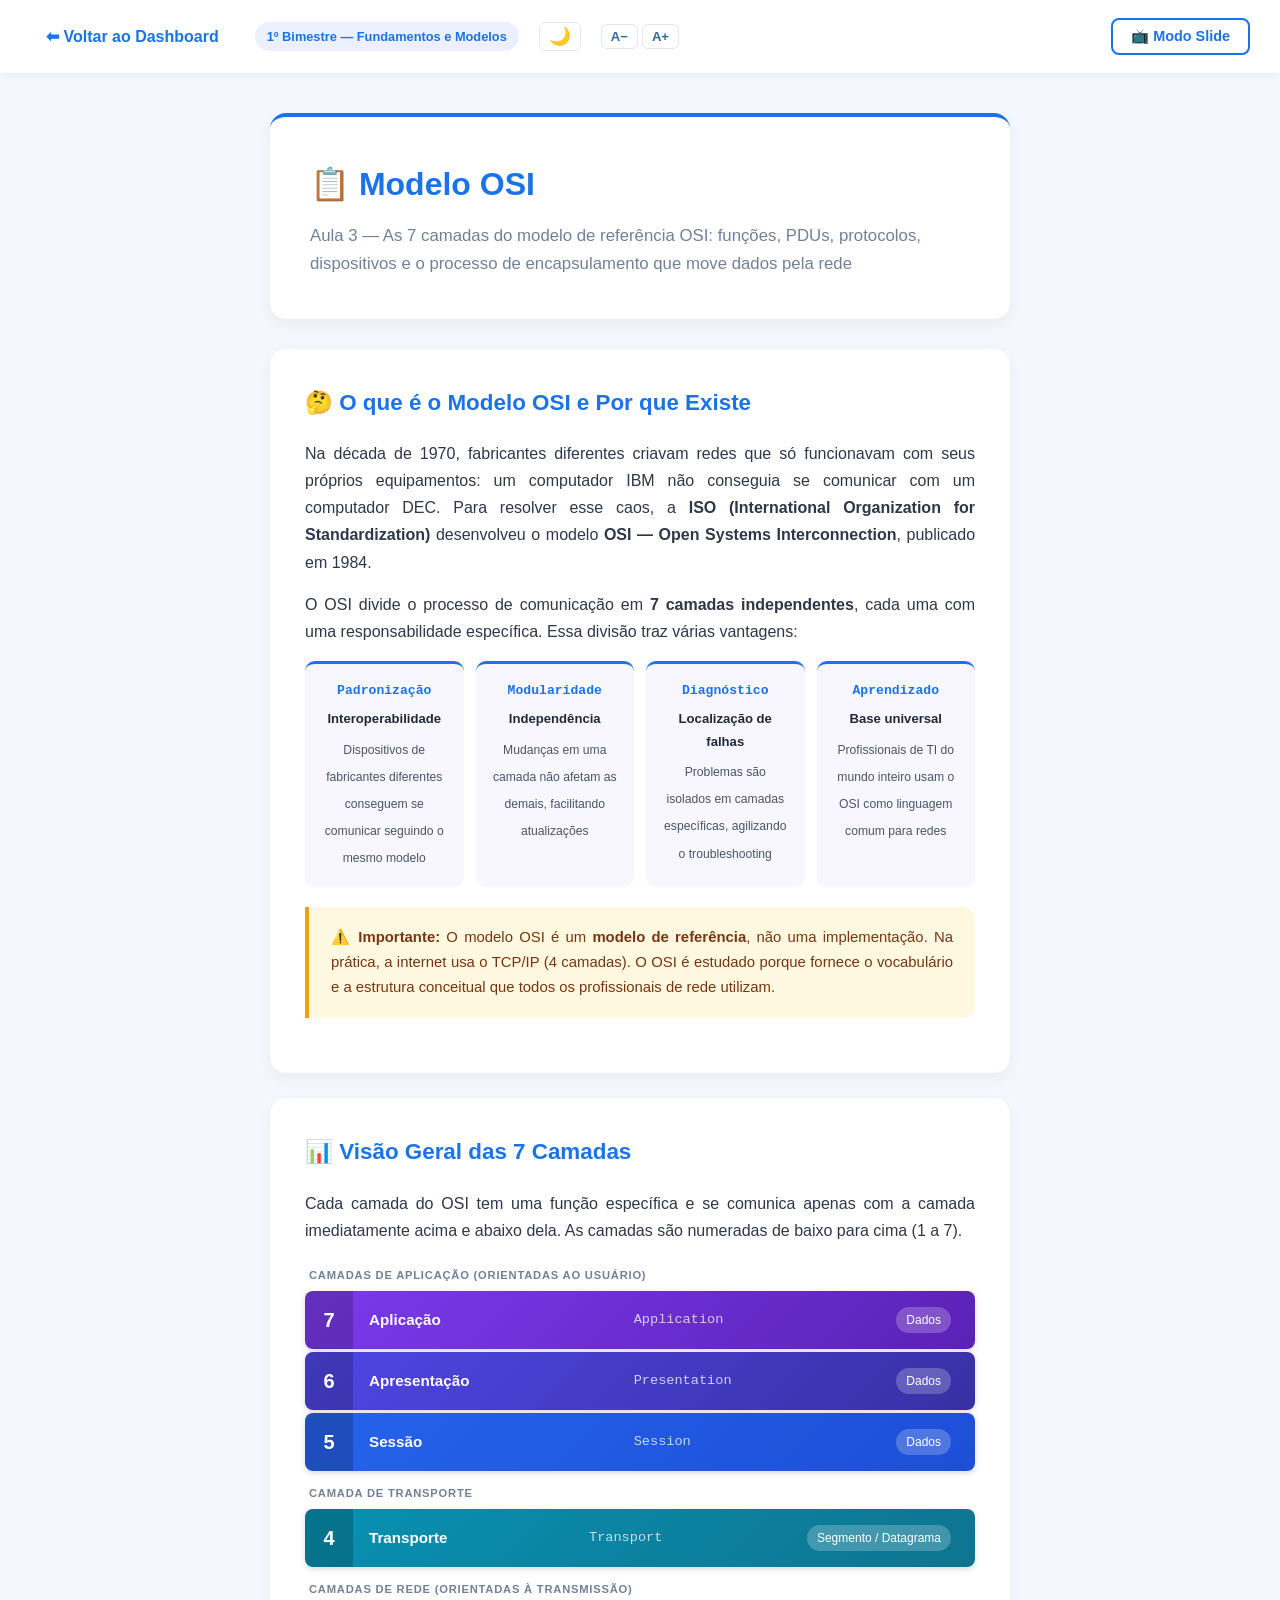
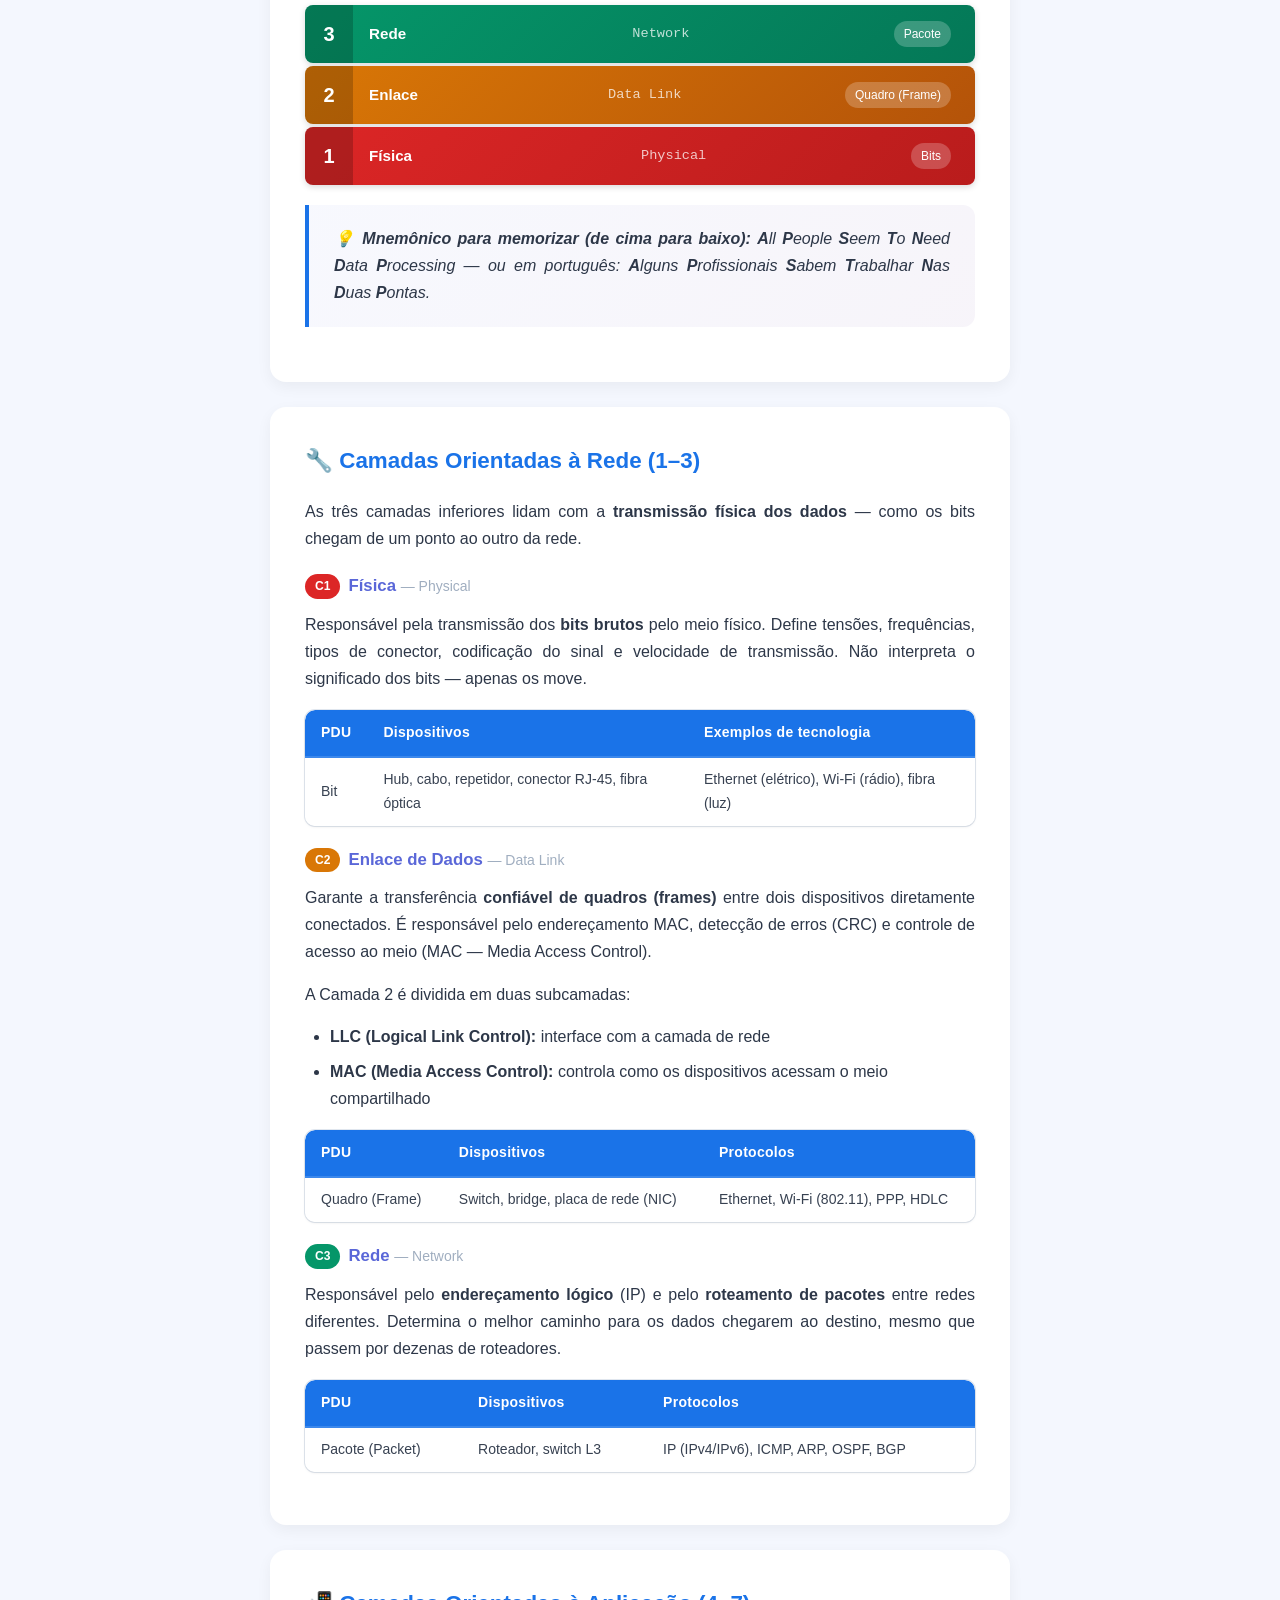
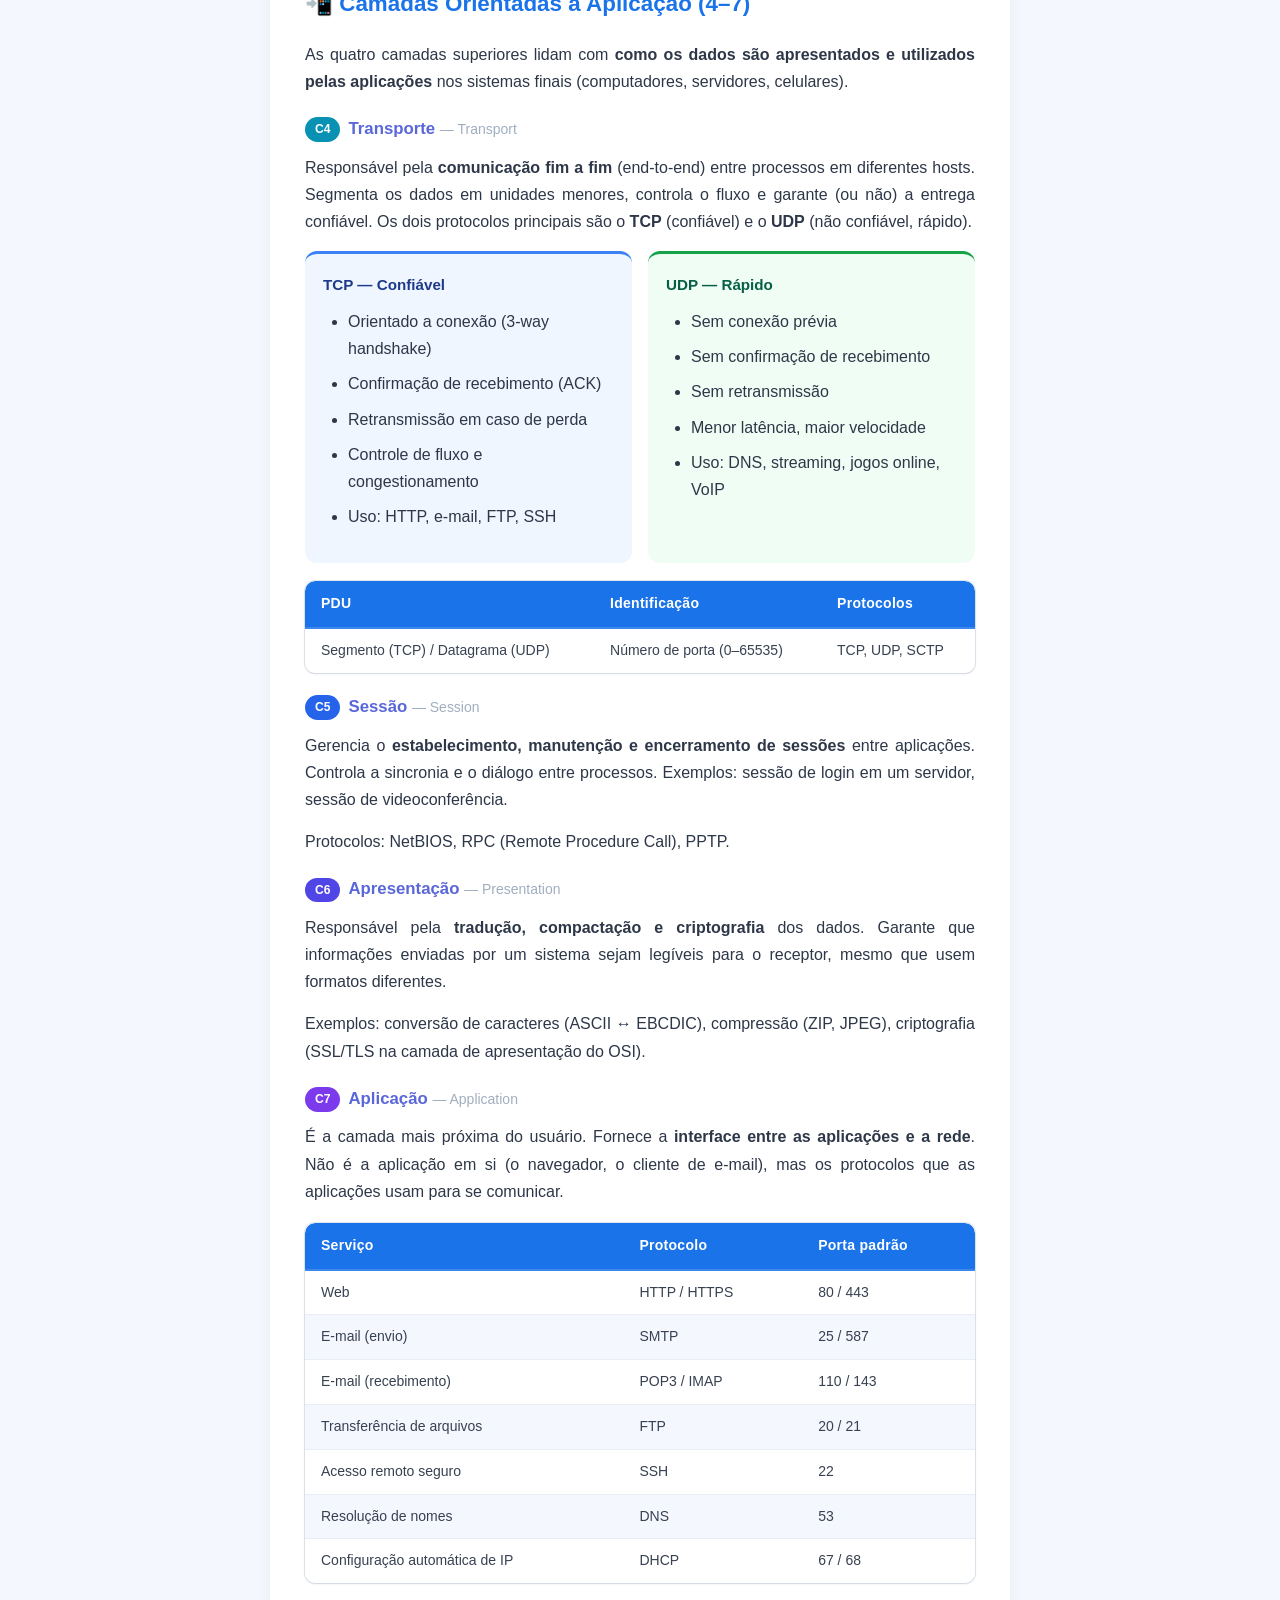
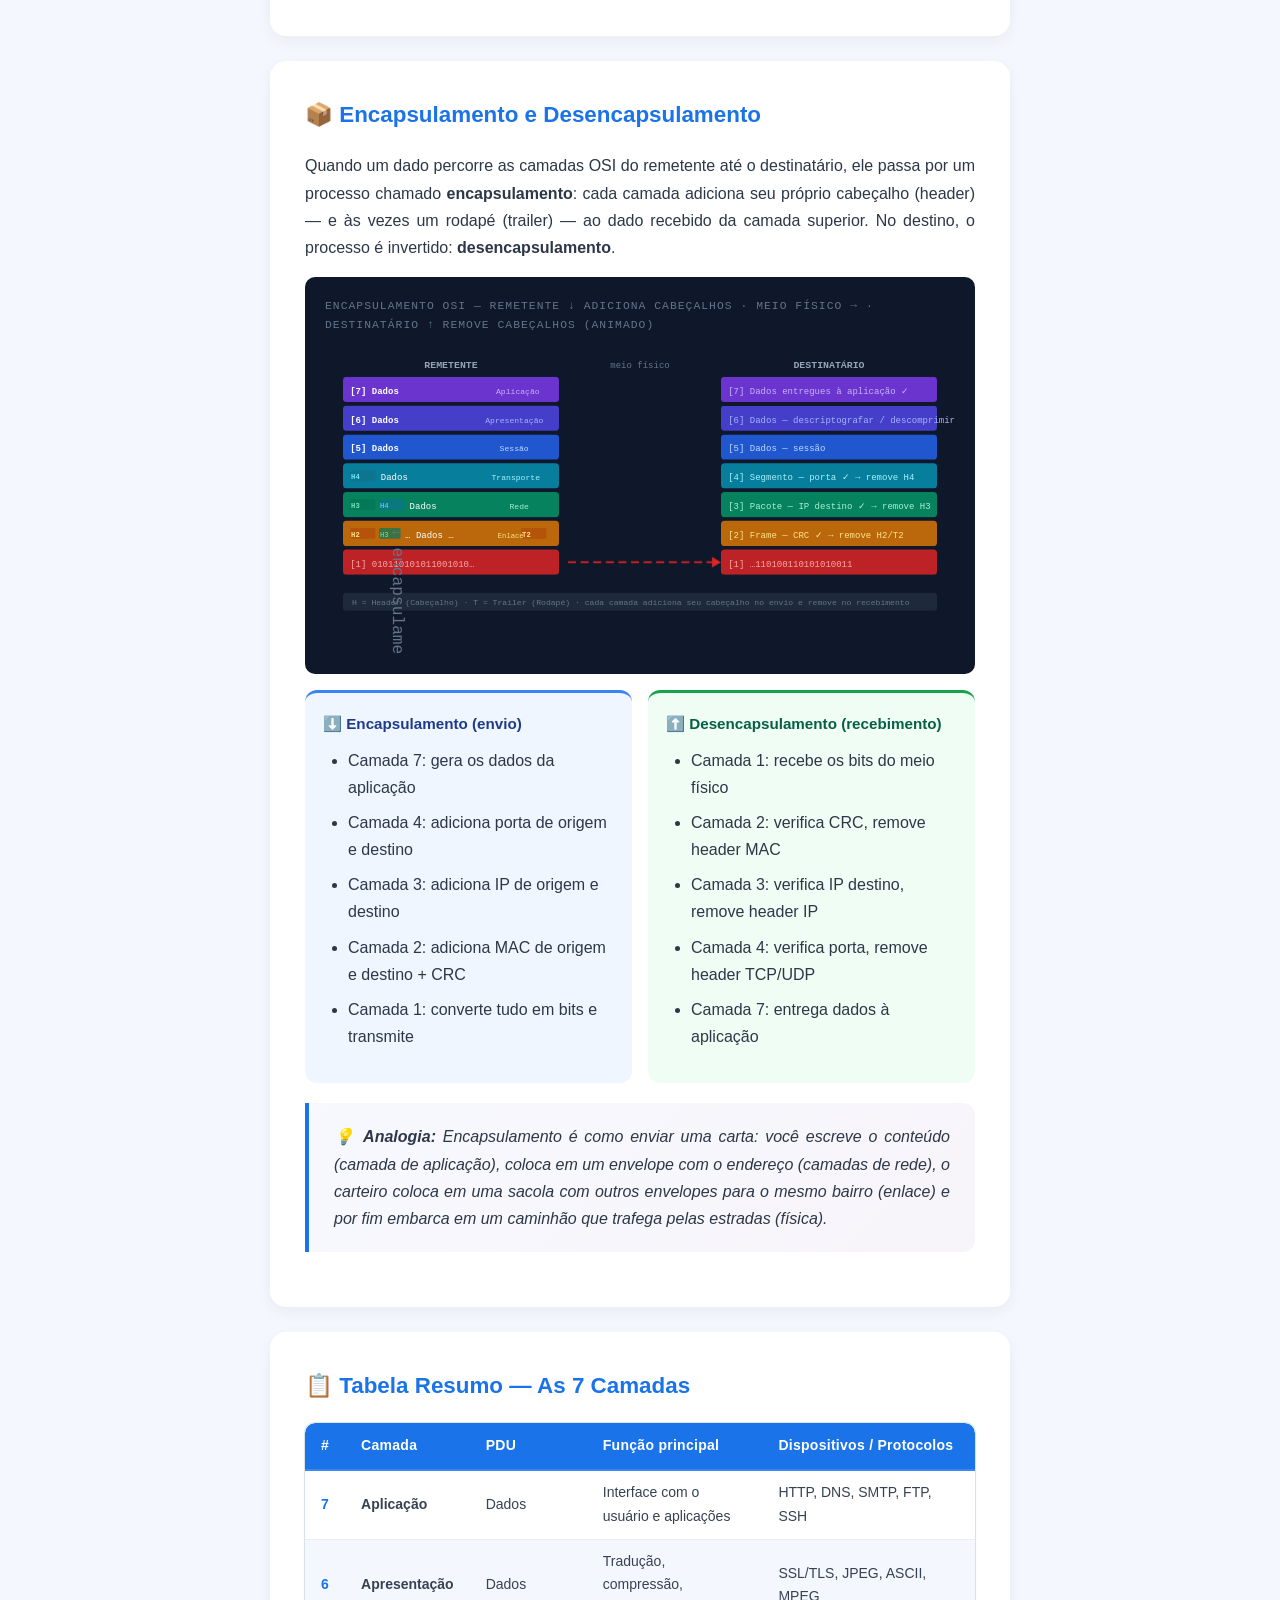
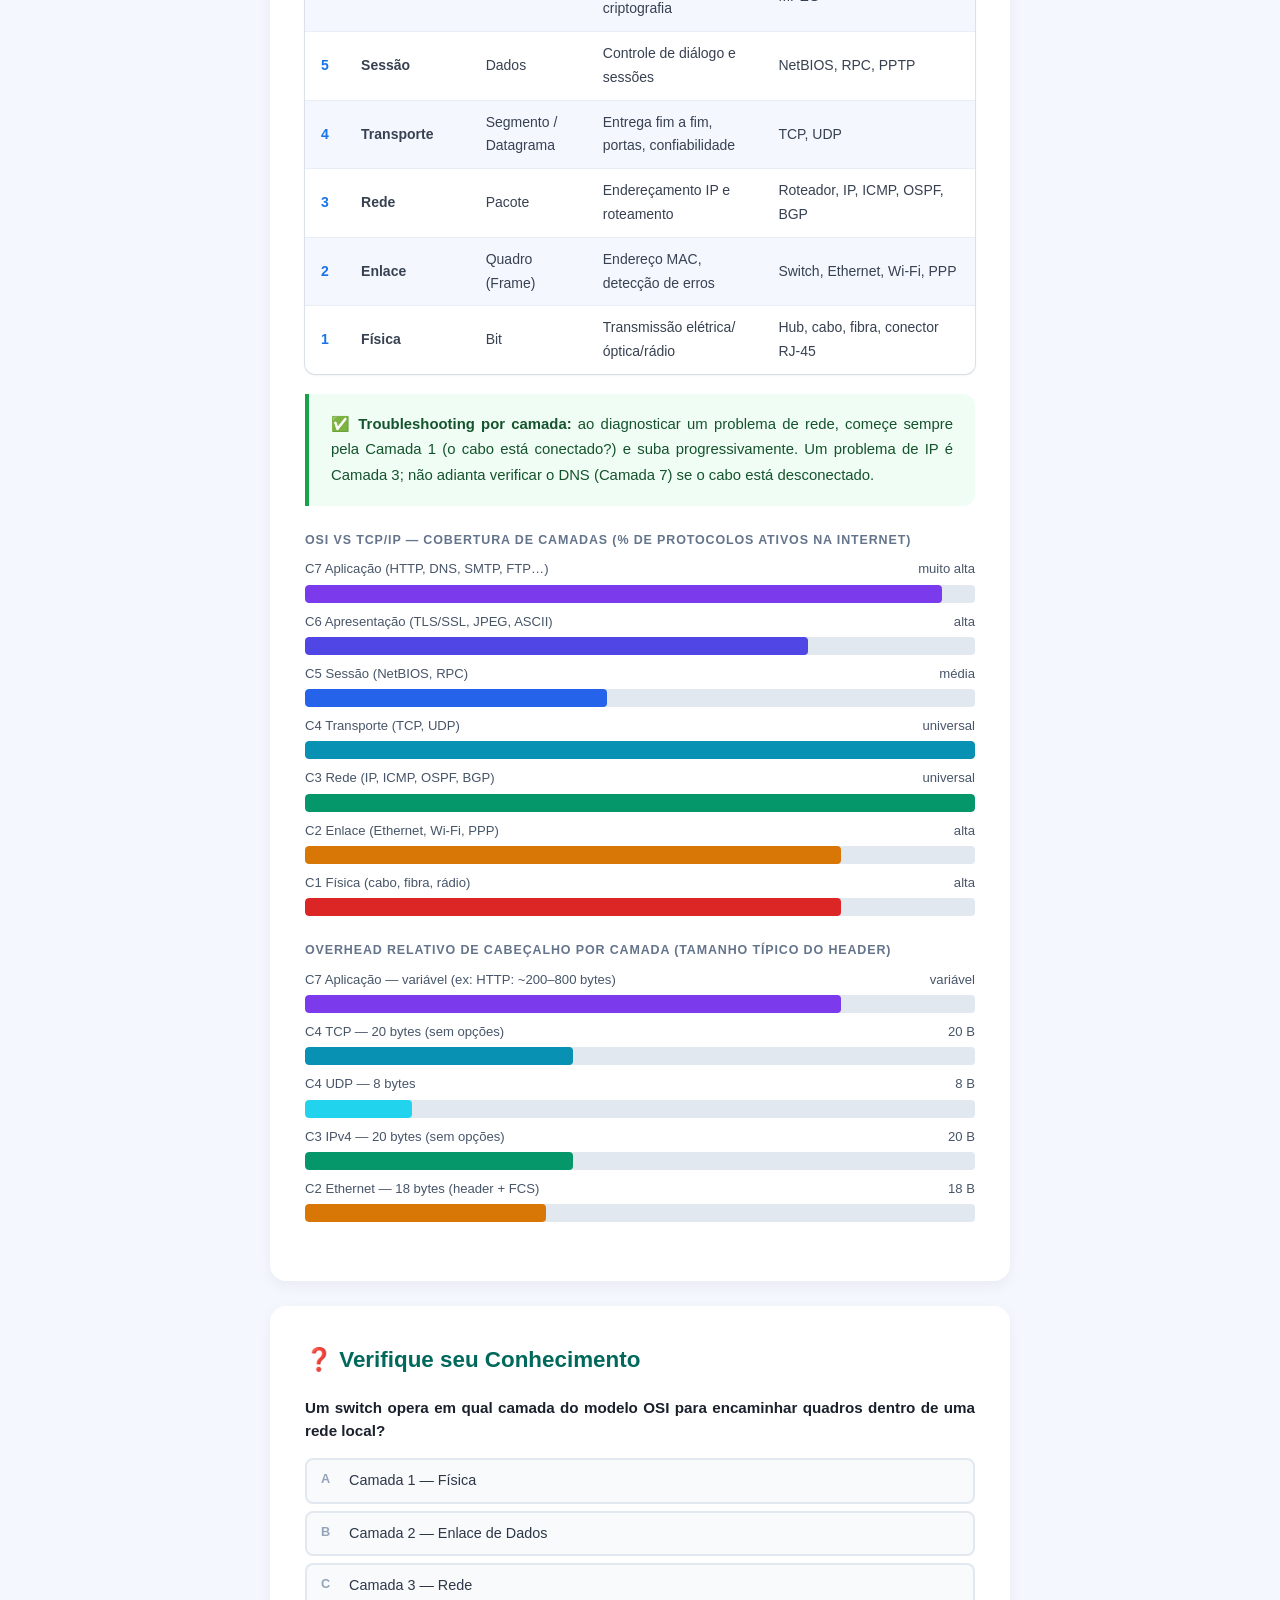
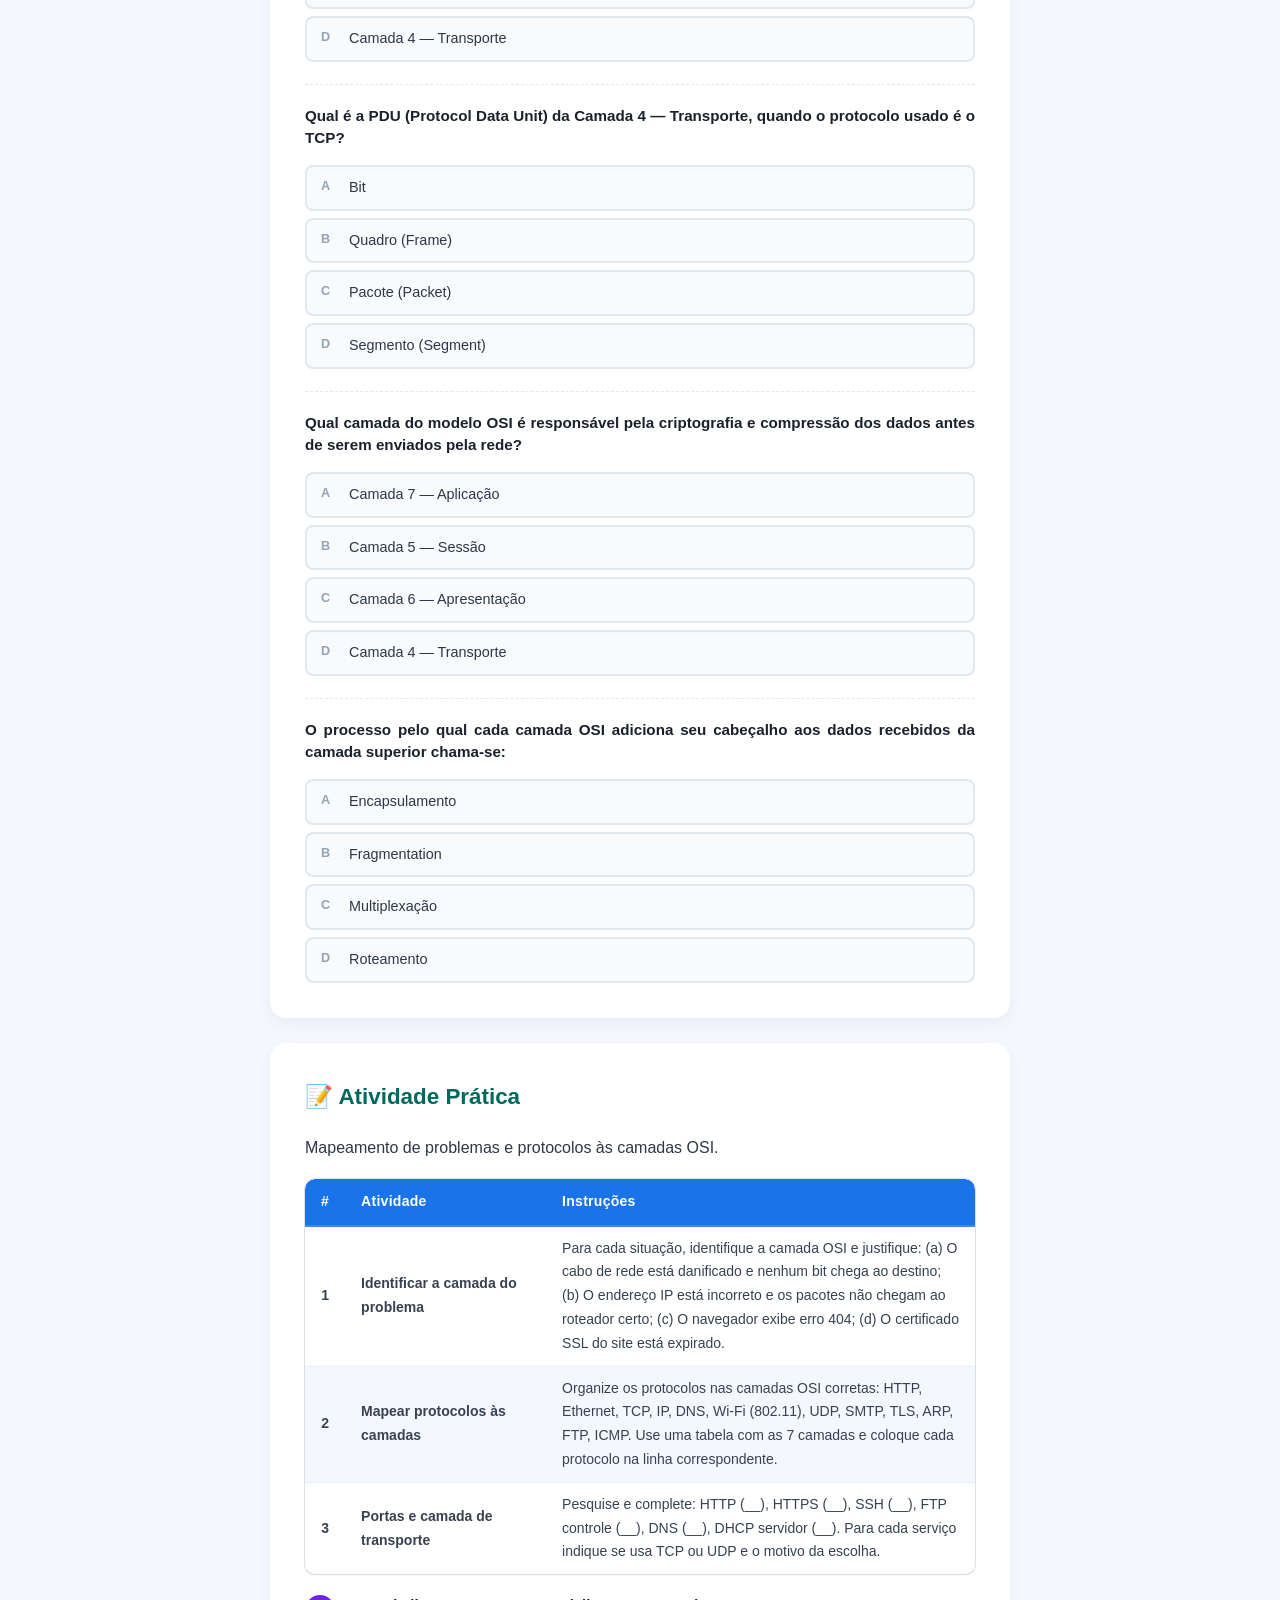
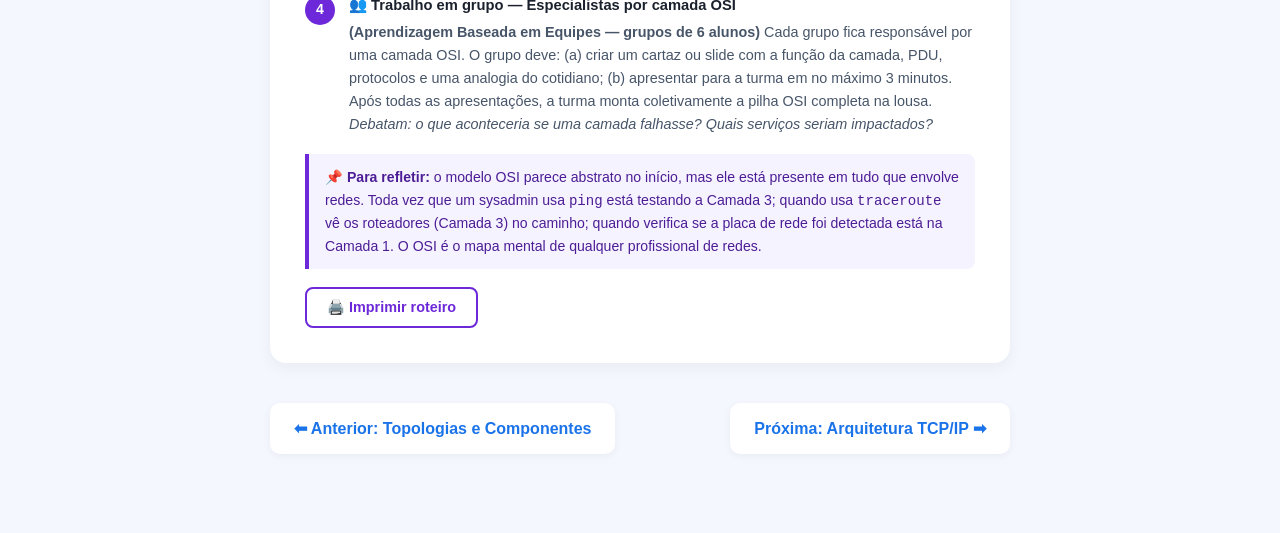
<file: rc03-modelo-osi.html>
<!DOCTYPE html>
<html lang="pt-BR">
<head>
    <meta charset="UTF-8">
    <meta name="viewport" content="width=device-width, initial-scale=1.0">
    <title>Aula 3 &mdash; Modelo OSI</title>
    <link rel="stylesheet" href="slide-mode.css">
    <link rel="stylesheet" href="exercise.css">
    <link rel="stylesheet" href="lesson.css">
    <style>
        :root {
            --primary:   #1a73e8;
            --secondary: #0d47a1;
            --bg-light:  #f4f7fe;
            --text-dark: #2d3748;
        }

        /* ── PILHA OSI ── */
        .osi-stack { display: flex; flex-direction: column; gap: 3px; margin: 20px 0; }
        .osi-layer {
            display: flex; align-items: stretch;
            border-radius: 8px; overflow: hidden;
            box-shadow: 0 2px 6px rgba(0,0,0,.15);
            transition: transform .15s;
        }
        .osi-layer:hover { transform: translateX(4px); }
        .osi-num {
            min-width: 48px; display: flex; align-items: center; justify-content: center;
            font-size: 1.25em; font-weight: 900; color: white;
            background: rgba(0,0,0,.2); padding: 12px 0;
        }
        .osi-pt  { flex: 1.3; padding: 12px 16px; font-weight: 700; font-size: .95em; color: white; display: flex; align-items: center; }
        .osi-en  { flex: 1.3; padding: 12px 16px; font-size: .85em; color: rgba(255,255,255,.75); font-family: 'Consolas',monospace; display: flex; align-items: center; }
        .osi-pdu { padding: 0 14px; display: flex; align-items: center; margin-right: 10px; }
        .osi-pdu span {
            background: rgba(255,255,255,.22); border-radius: 20px;
            padding: 3px 10px; font-size: .75em; color: white; white-space: nowrap;
        }
        .osi-l7 { background: linear-gradient(135deg,#7c3aed,#5b21b6); }
        .osi-l6 { background: linear-gradient(135deg,#4f46e5,#3730a3); }
        .osi-l5 { background: linear-gradient(135deg,#2563eb,#1d4ed8); }
        .osi-l4 { background: linear-gradient(135deg,#0891b2,#0e7490); }
        .osi-l3 { background: linear-gradient(135deg,#059669,#047857); }
        .osi-l2 { background: linear-gradient(135deg,#d97706,#b45309); }
        .osi-l1 { background: linear-gradient(135deg,#dc2626,#b91c1c); }
        .osi-group-label {
            font-size: .7em; font-weight: 700; text-transform: uppercase;
            letter-spacing: .07em; color: #718096; padding: 10px 4px 3px;
        }
        .osi-group-label:first-child { padding-top: 2px; }

        /* ── BADGES DE CAMADA ── */
        .layer-badge {
            display: inline-block; padding: 2px 10px; border-radius: 20px;
            font-size: .72em; font-weight: 700; color: white; margin-right: 8px;
            vertical-align: middle;
        }
        .lb-7 { background: #7c3aed; } .lb-6 { background: #4f46e5; }
        .lb-5 { background: #2563eb; } .lb-4 { background: #0891b2; }
        .lb-3 { background: #059669; } .lb-2 { background: #d97706; }
        .lb-1 { background: #dc2626; }

        @media (max-width: 520px) {
            .osi-en  { display: none; }
            .osi-pt  { font-size: .85em; }
        }

        /* ── Viz Wrappers ── */
        .viz-wrap{background:#0f172a;border-radius:10px;padding:1.25rem;margin:1rem 0;overflow:hidden}
        .viz-title{color:#64748b;font-size:.71rem;text-transform:uppercase;letter-spacing:.09em;margin-bottom:.75rem;font-family:'Courier New',monospace}
        @keyframes draw-path{from{stroke-dashoffset:900}to{stroke-dashoffset:0}}
        .tw-wire{stroke-dasharray:900;stroke-dashoffset:900;animation:draw-path 2s ease forwards}
        @keyframes dash-flow{from{stroke-dashoffset:18}to{stroke-dashoffset:0}}
        .flow-line{stroke-dasharray:9 5;animation:dash-flow .7s linear infinite}
        @keyframes layer-glow{0%,100%{fill-opacity:.3}50%{fill-opacity:.7}}
        .osi-layer-anim{animation:layer-glow 2s ease-in-out infinite}
        .osi-layer-anim:nth-child(1){animation-delay:0s}
        .osi-layer-anim:nth-child(2){animation-delay:.28s}
        .osi-layer-anim:nth-child(3){animation-delay:.56s}
        .osi-layer-anim:nth-child(4){animation-delay:.84s}
        .osi-layer-anim:nth-child(5){animation-delay:1.12s}
        .osi-layer-anim:nth-child(6){animation-delay:1.4s}
        .osi-layer-anim:nth-child(7){animation-delay:1.68s}
        @keyframes encap-down{0%{transform:translateY(-8px);opacity:0}100%{transform:translateY(0);opacity:1}}
        .encap-step{animation:encap-down .4s ease forwards;opacity:0}
        .encap-step:nth-child(1){animation-delay:.3s}
        .encap-step:nth-child(2){animation-delay:.7s}
        .encap-step:nth-child(3){animation-delay:1.1s}
        .encap-step:nth-child(4){animation-delay:1.5s}
        @keyframes header-add{from{width:0;opacity:0}to{opacity:1}}
        .hdr-block{animation:header-add .5s ease forwards;opacity:0}
        @keyframes pdu-travel{0%{transform:translateX(0);opacity:1}100%{transform:translateX(250px);opacity:.1}}
        .pdu-move{animation:pdu-travel 2.5s linear infinite}
        /* ── Comparison Bars ── */
        .bar-section{margin:1.5rem 0}
        .bar-label{display:flex;justify-content:space-between;font-size:.82rem;color:#475569;margin-bottom:4px}
        .bar-track{background:#e2e8f0;border-radius:4px;height:18px;overflow:hidden}
        .bar-fill{height:100%;border-radius:4px;width:0;transition:width 1.4s cubic-bezier(.4,0,.2,1)}
    </style>
</head>
<body>

<div class="top-bar">
    <a href="index.html" class="back-btn">&#x2B05; Voltar ao Dashboard</a>
    <span class="page-badge">1&ordm; Bimestre &mdash; Fundamentos e Modelos</span>
    <button class="slide-toggle" id="slideToggleBtn">&#x1F4FA; Modo Slide</button>
</div>

<div class="content-wrapper">

    <div class="lesson-hero">
        <h1>&#x1F4CB; Modelo OSI</h1>
        <p class="subtitle">Aula 3 &mdash; As 7 camadas do modelo de refer&ecirc;ncia OSI: fun&ccedil;&otilde;es, PDUs, protocolos, dispositivos e o processo de encapsulamento que move dados pela rede</p>
    </div>

    <!-- CARD 1 — O que é e por que existe -->
    <div class="content-card">
        <h2>&#x1F914; O que &eacute; o Modelo OSI e Por que Existe</h2>
        <p>Na d&eacute;cada de 1970, fabricantes diferentes criavam redes que s&oacute; funcionavam com seus pr&oacute;prios equipamentos: um computador IBM n&atilde;o conseguia se comunicar com um computador DEC. Para resolver esse caos, a <strong>ISO (International Organization for Standardization)</strong> desenvolveu o modelo <strong>OSI &mdash; Open Systems Interconnection</strong>, publicado em 1984.</p>

        <p>O OSI divide o processo de comunica&ccedil;&atilde;o em <strong>7 camadas independentes</strong>, cada uma com uma responsabilidade espec&iacute;fica. Essa divis&atilde;o traz v&aacute;rias vantagens:</p>

        <div class="cmd-grid">
            <div class="cmd-card">
                <span class="cmd">Padroniza&ccedil;&atilde;o</span>
                <strong>Interoperabilidade</strong>
                <span>Dispositivos de fabricantes diferentes conseguem se comunicar seguindo o mesmo modelo</span>
            </div>
            <div class="cmd-card">
                <span class="cmd">Modularidade</span>
                <strong>Independ&ecirc;ncia</strong>
                <span>Mudan&ccedil;as em uma camada n&atilde;o afetam as demais, facilitando atualiza&ccedil;&otilde;es</span>
            </div>
            <div class="cmd-card">
                <span class="cmd">Diagn&oacute;stico</span>
                <strong>Localiza&ccedil;&atilde;o de falhas</strong>
                <span>Problemas s&atilde;o isolados em camadas espec&iacute;ficas, agilizando o troubleshooting</span>
            </div>
            <div class="cmd-card">
                <span class="cmd">Aprendizado</span>
                <strong>Base universal</strong>
                <span>Profissionais de TI do mundo inteiro usam o OSI como linguagem comum para redes</span>
            </div>
        </div>

        <div class="alert-box">
            <p>&#x26A0;&#xFE0F; <strong>Importante:</strong> O modelo OSI &eacute; um <strong>modelo de refer&ecirc;ncia</strong>, n&atilde;o uma implementa&ccedil;&atilde;o. Na pr&aacute;tica, a internet usa o TCP/IP (4 camadas). O OSI &eacute; estudado porque fornece o vocabul&aacute;rio e a estrutura conceitual que todos os profissionais de rede utilizam.</p>
        </div>
    </div>

    <!-- CARD 2 — Visão Geral das 7 Camadas -->
    <div class="content-card">
        <h2>&#x1F4CA; Vis&atilde;o Geral das 7 Camadas</h2>
        <p>Cada camada do OSI tem uma fun&ccedil;&atilde;o espec&iacute;fica e se comunica apenas com a camada imediatamente acima e abaixo dela. As camadas s&atilde;o numeradas de baixo para cima (1 a 7).</p>

        <div class="osi-stack">
            <div class="osi-group-label">Camadas de Aplica&ccedil;&atilde;o (orientadas ao usu&aacute;rio)</div>
            <div class="osi-layer osi-l7">
                <span class="osi-num">7</span>
                <span class="osi-pt">Aplica&ccedil;&atilde;o</span>
                <span class="osi-en">Application</span>
                <span class="osi-pdu"><span>Dados</span></span>
            </div>
            <div class="osi-layer osi-l6">
                <span class="osi-num">6</span>
                <span class="osi-pt">Apresenta&ccedil;&atilde;o</span>
                <span class="osi-en">Presentation</span>
                <span class="osi-pdu"><span>Dados</span></span>
            </div>
            <div class="osi-layer osi-l5">
                <span class="osi-num">5</span>
                <span class="osi-pt">Sess&atilde;o</span>
                <span class="osi-en">Session</span>
                <span class="osi-pdu"><span>Dados</span></span>
            </div>
            <div class="osi-group-label">Camada de Transporte</div>
            <div class="osi-layer osi-l4">
                <span class="osi-num">4</span>
                <span class="osi-pt">Transporte</span>
                <span class="osi-en">Transport</span>
                <span class="osi-pdu"><span>Segmento / Datagrama</span></span>
            </div>
            <div class="osi-group-label">Camadas de Rede (orientadas &agrave; transmiss&atilde;o)</div>
            <div class="osi-layer osi-l3">
                <span class="osi-num">3</span>
                <span class="osi-pt">Rede</span>
                <span class="osi-en">Network</span>
                <span class="osi-pdu"><span>Pacote</span></span>
            </div>
            <div class="osi-layer osi-l2">
                <span class="osi-num">2</span>
                <span class="osi-pt">Enlace</span>
                <span class="osi-en">Data Link</span>
                <span class="osi-pdu"><span>Quadro (Frame)</span></span>
            </div>
            <div class="osi-layer osi-l1">
                <span class="osi-num">1</span>
                <span class="osi-pt">F&iacute;sica</span>
                <span class="osi-en">Physical</span>
                <span class="osi-pdu"><span>Bits</span></span>
            </div>
        </div>

        <div class="highlight-box">
            <p>&#x1F4A1; <strong>Mnem&ocirc;nico para memorizar (de cima para baixo):</strong> <strong>A</strong>ll <strong>P</strong>eople <strong>S</strong>eem <strong>T</strong>o <strong>N</strong>eed <strong>D</strong>ata <strong>P</strong>rocessing &mdash; ou em portugu&ecirc;s: <strong>A</strong>lguns <strong>P</strong>rofissionais <strong>S</strong>abem <strong>T</strong>rabalhar <strong>N</strong>as <strong>D</strong>uas <strong>P</strong>ontas.</p>
        </div>
    </div>

    <!-- CARD 3 — Camadas 1 a 3 (Orientadas à Rede) -->
    <div class="content-card">
        <h2>&#x1F527; Camadas Orientadas &agrave; Rede (1&ndash;3)</h2>
        <p>As tr&ecirc;s camadas inferiores lidam com a <strong>transmiss&atilde;o f&iacute;sica dos dados</strong> &mdash; como os bits chegam de um ponto ao outro da rede.</p>

        <h3><span class="layer-badge lb-1">C1</span>F&iacute;sica <small style="color:#a0aec0;font-weight:400;">— Physical</small></h3>
        <p>Respons&aacute;vel pela transmiss&atilde;o dos <strong>bits brutos</strong> pelo meio f&iacute;sico. Define tens&otilde;es, frequ&ecirc;ncias, tipos de conector, codifica&ccedil;&atilde;o do sinal e velocidade de transmiss&atilde;o. N&atilde;o interpreta o significado dos bits &mdash; apenas os move.</p>

        <table class="info-table">
            <thead><tr><th>PDU</th><th>Dispositivos</th><th>Exemplos de tecnologia</th></tr></thead>
            <tbody>
                <tr>
                    <td>Bit</td>
                    <td>Hub, cabo, repetidor, conector RJ-45, fibra &oacute;ptica</td>
                    <td>Ethernet (el&eacute;trico), Wi-Fi (r&aacute;dio), fibra (luz)</td>
                </tr>
            </tbody>
        </table>

        <h3><span class="layer-badge lb-2">C2</span>Enlace de Dados <small style="color:#a0aec0;font-weight:400;">— Data Link</small></h3>
        <p>Garante a transfer&ecirc;ncia <strong>confi&aacute;vel de quadros (frames)</strong> entre dois dispositivos diretamente conectados. &Eacute; respons&aacute;vel pelo endere&ccedil;amento MAC, detec&ccedil;&atilde;o de erros (CRC) e controle de acesso ao meio (MAC &mdash; Media Access Control).</p>
        <p>A Camada 2 &eacute; dividida em duas subcamadas:</p>
        <ul>
            <li><strong>LLC (Logical Link Control):</strong> interface com a camada de rede</li>
            <li><strong>MAC (Media Access Control):</strong> controla como os dispositivos acessam o meio compartilhado</li>
        </ul>

        <table class="info-table">
            <thead><tr><th>PDU</th><th>Dispositivos</th><th>Protocolos</th></tr></thead>
            <tbody>
                <tr>
                    <td>Quadro (Frame)</td>
                    <td>Switch, bridge, placa de rede (NIC)</td>
                    <td>Ethernet, Wi-Fi (802.11), PPP, HDLC</td>
                </tr>
            </tbody>
        </table>

        <h3><span class="layer-badge lb-3">C3</span>Rede <small style="color:#a0aec0;font-weight:400;">— Network</small></h3>
        <p>Respons&aacute;vel pelo <strong>endere&ccedil;amento l&oacute;gico</strong> (IP) e pelo <strong>roteamento de pacotes</strong> entre redes diferentes. Determina o melhor caminho para os dados chegarem ao destino, mesmo que passem por dezenas de roteadores.</p>

        <table class="info-table">
            <thead><tr><th>PDU</th><th>Dispositivos</th><th>Protocolos</th></tr></thead>
            <tbody>
                <tr>
                    <td>Pacote (Packet)</td>
                    <td>Roteador, switch L3</td>
                    <td>IP (IPv4/IPv6), ICMP, ARP, OSPF, BGP</td>
                </tr>
            </tbody>
        </table>
    </div>

    <!-- CARD 4 — Camadas 4 a 7 (Orientadas à Aplicação) -->
    <div class="content-card">
        <h2>&#x1F4F2; Camadas Orientadas &agrave; Aplica&ccedil;&atilde;o (4&ndash;7)</h2>
        <p>As quatro camadas superiores lidam com <strong>como os dados s&atilde;o apresentados e utilizados pelas aplica&ccedil;&otilde;es</strong> nos sistemas finais (computadores, servidores, celulares).</p>

        <h3><span class="layer-badge lb-4">C4</span>Transporte <small style="color:#a0aec0;font-weight:400;">— Transport</small></h3>
        <p>Respons&aacute;vel pela <strong>comunica&ccedil;&atilde;o fim a fim</strong> (end-to-end) entre processos em diferentes hosts. Segmenta os dados em unidades menores, controla o fluxo e garante (ou n&atilde;o) a entrega confi&aacute;vel. Os dois protocolos principais s&atilde;o o <strong>TCP</strong> (confi&aacute;vel) e o <strong>UDP</strong> (n&atilde;o confi&aacute;vel, r&aacute;pido).</p>

        <div class="compare-grid">
            <div class="compare-box blue">
                <h4>TCP &mdash; Confi&aacute;vel</h4>
                <ul>
                    <li>Orientado a conex&atilde;o (3-way handshake)</li>
                    <li>Confirma&ccedil;&atilde;o de recebimento (ACK)</li>
                    <li>Retransmiss&atilde;o em caso de perda</li>
                    <li>Controle de fluxo e congestionamento</li>
                    <li>Uso: HTTP, e-mail, FTP, SSH</li>
                </ul>
            </div>
            <div class="compare-box green">
                <h4>UDP &mdash; R&aacute;pido</h4>
                <ul>
                    <li>Sem conex&atilde;o pr&eacute;via</li>
                    <li>Sem confirma&ccedil;&atilde;o de recebimento</li>
                    <li>Sem retransmiss&atilde;o</li>
                    <li>Menor lat&ecirc;ncia, maior velocidade</li>
                    <li>Uso: DNS, streaming, jogos online, VoIP</li>
                </ul>
            </div>
        </div>

        <table class="info-table">
            <thead><tr><th>PDU</th><th>Identifica&ccedil;&atilde;o</th><th>Protocolos</th></tr></thead>
            <tbody>
                <tr>
                    <td>Segmento (TCP) / Datagrama (UDP)</td>
                    <td>N&uacute;mero de porta (0&ndash;65535)</td>
                    <td>TCP, UDP, SCTP</td>
                </tr>
            </tbody>
        </table>

        <h3><span class="layer-badge lb-5">C5</span>Sess&atilde;o <small style="color:#a0aec0;font-weight:400;">— Session</small></h3>
        <p>Gerencia o <strong>estabelecimento, manuten&ccedil;&atilde;o e encerramento de sess&otilde;es</strong> entre aplica&ccedil;&otilde;es. Controla a sincronia e o di&aacute;logo entre processos. Exemplos: sess&atilde;o de login em um servidor, sess&atilde;o de videoconfer&ecirc;ncia.</p>
        <p>Protocolos: NetBIOS, RPC (Remote Procedure Call), PPTP.</p>

        <h3><span class="layer-badge lb-6">C6</span>Apresenta&ccedil;&atilde;o <small style="color:#a0aec0;font-weight:400;">— Presentation</small></h3>
        <p>Respons&aacute;vel pela <strong>tradu&ccedil;&atilde;o, compacta&ccedil;&atilde;o e criptografia</strong> dos dados. Garante que informa&ccedil;&otilde;es enviadas por um sistema sejam leg&iacute;veis para o receptor, mesmo que usem formatos diferentes.</p>
        <p>Exemplos: convers&atilde;o de caracteres (ASCII &harr; EBCDIC), compress&atilde;o (ZIP, JPEG), criptografia (SSL/TLS na camada de apresenta&ccedil;&atilde;o do OSI).</p>

        <h3><span class="layer-badge lb-7">C7</span>Aplica&ccedil;&atilde;o <small style="color:#a0aec0;font-weight:400;">— Application</small></h3>
        <p>&Eacute; a camada mais pr&oacute;xima do usu&aacute;rio. Fornece a <strong>interface entre as aplica&ccedil;&otilde;es e a rede</strong>. N&atilde;o &eacute; a aplica&ccedil;&atilde;o em si (o navegador, o cliente de e-mail), mas os protocolos que as aplica&ccedil;&otilde;es usam para se comunicar.</p>

        <table class="info-table">
            <thead><tr><th>Servi&ccedil;o</th><th>Protocolo</th><th>Porta padr&atilde;o</th></tr></thead>
            <tbody>
                <tr><td>Web</td><td>HTTP / HTTPS</td><td>80 / 443</td></tr>
                <tr><td>E-mail (envio)</td><td>SMTP</td><td>25 / 587</td></tr>
                <tr><td>E-mail (recebimento)</td><td>POP3 / IMAP</td><td>110 / 143</td></tr>
                <tr><td>Transfer&ecirc;ncia de arquivos</td><td>FTP</td><td>20 / 21</td></tr>
                <tr><td>Acesso remoto seguro</td><td>SSH</td><td>22</td></tr>
                <tr><td>Resolu&ccedil;&atilde;o de nomes</td><td>DNS</td><td>53</td></tr>
                <tr><td>Configura&ccedil;&atilde;o autom&aacute;tica de IP</td><td>DHCP</td><td>67 / 68</td></tr>
            </tbody>
        </table>
    </div>

    <!-- CARD 5 — Encapsulamento -->
    <div class="content-card">
        <h2>&#x1F4E6; Encapsulamento e Desencapsulamento</h2>
        <p>Quando um dado percorre as camadas OSI do remetente at&eacute; o destinat&aacute;rio, ele passa por um processo chamado <strong>encapsulamento</strong>: cada camada adiciona seu pr&oacute;prio cabe&ccedil;alho (header) &mdash; e &agrave;s vezes um rodap&eacute; (trailer) &mdash; ao dado recebido da camada superior. No destino, o processo &eacute; invertido: <strong>desencapsulamento</strong>.</p>

        <div class="viz-wrap">
            <div class="viz-title">Encapsulamento OSI — remetente ↓ adiciona cabeçalhos · meio físico → · destinatário ↑ remove cabeçalhos (animado)</div>
            <svg viewBox="0 0 700 340" xmlns="http://www.w3.org/2000/svg" style="width:100%;display:block;font-family:'Courier New',monospace">
                <!-- Background -->
                <rect width="700" height="340" fill="#0f172a"/>

                <!-- Column headers -->
                <text x="140" y="22" fill="#94a3b8" font-size="11" text-anchor="middle" font-weight="700">REMETENTE</text>
                <text x="350" y="22" fill="#64748b" font-size="10" text-anchor="middle">meio físico</text>
                <text x="560" y="22" fill="#94a3b8" font-size="11" text-anchor="middle" font-weight="700">DESTINATÁRIO</text>

                <!-- Sender stack — layers animate in from top -->
                <!-- L7 -->
                <g class="encap-step">
                    <rect x="20" y="32" width="240" height="28" rx="4" fill="#7c3aed" fill-opacity="0.85"/>
                    <text x="28" y="51" fill="#fff" font-size="10" font-weight="700">[7] Dados</text>
                    <text x="190" y="51" fill="#c4b5fd" font-size="9">Aplicação</text>
                </g>
                <!-- L6 -->
                <g class="encap-step">
                    <rect x="20" y="64" width="240" height="28" rx="4" fill="#4f46e5" fill-opacity="0.85"/>
                    <text x="28" y="83" fill="#fff" font-size="10" font-weight="700">[6] Dados</text>
                    <text x="178" y="83" fill="#a5b4fc" font-size="9">Apresentação</text>
                </g>
                <!-- L5 -->
                <g class="encap-step">
                    <rect x="20" y="96" width="240" height="28" rx="4" fill="#2563eb" fill-opacity="0.85"/>
                    <text x="28" y="115" fill="#fff" font-size="10" font-weight="700">[5] Dados</text>
                    <text x="194" y="115" fill="#bfdbfe" font-size="9">Sessão</text>
                </g>
                <!-- L4 — adds H4 -->
                <g style="animation:encap-down .4s 1.9s ease forwards;opacity:0">
                    <rect x="20" y="128" width="240" height="28" rx="4" fill="#0891b2" fill-opacity="0.85"/>
                    <rect x="28" y="136" width="28" height="12" rx="2" fill="#0e7490"/>
                    <text x="29" y="146" fill="#67e8f9" font-size="8" font-weight="700">H4</text>
                    <text x="62" y="147" fill="#fff" font-size="10">Dados</text>
                    <text x="185" y="147" fill="#a5f3fc" font-size="9">Transporte</text>
                </g>
                <!-- L3 — adds H3 -->
                <g style="animation:encap-down .4s 2.3s ease forwards;opacity:0">
                    <rect x="20" y="160" width="240" height="28" rx="4" fill="#059669" fill-opacity="0.85"/>
                    <rect x="28" y="168" width="28" height="12" rx="2" fill="#047857"/>
                    <text x="29" y="178" fill="#6ee7b7" font-size="8" font-weight="700">H3</text>
                    <rect x="60" y="168" width="28" height="12" rx="2" fill="#0e7490" fill-opacity=".7"/>
                    <text x="61" y="178" fill="#67e8f9" font-size="8">H4</text>
                    <text x="94" y="179" fill="#fff" font-size="10">Dados</text>
                    <text x="205" y="179" fill="#a7f3d0" font-size="9">Rede</text>
                </g>
                <!-- L2 — adds H2 + T2 -->
                <g style="animation:encap-down .4s 2.7s ease forwards;opacity:0">
                    <rect x="20" y="192" width="240" height="28" rx="4" fill="#d97706" fill-opacity="0.85"/>
                    <rect x="28" y="200" width="28" height="12" rx="2" fill="#b45309"/>
                    <text x="29" y="210" fill="#fde68a" font-size="8" font-weight="700">H2</text>
                    <rect x="60" y="200" width="24" height="12" rx="2" fill="#047857" fill-opacity=".7"/>
                    <text x="61" y="210" fill="#6ee7b7" font-size="8">H3</text>
                    <text x="89" y="211" fill="#fff" font-size="10">… Dados …</text>
                    <rect x="218" y="200" width="28" height="12" rx="2" fill="#b45309"/>
                    <text x="219" y="210" fill="#fde68a" font-size="8" font-weight="700">T2</text>
                    <text x="192" y="211" fill="#fde68a" font-size="8">Enlace</text>
                </g>
                <!-- L1 — bits -->
                <g style="animation:encap-down .4s 3.1s ease forwards;opacity:0">
                    <rect x="20" y="224" width="240" height="28" rx="4" fill="#dc2626" fill-opacity="0.85"/>
                    <text x="28" y="243" fill="#fca5a5" font-size="10">[1] 010110101011001010…</text>
                </g>

                <!-- Flow arrow (bits travelling) -->
                <g style="animation:encap-down .4s 3.5s ease forwards;opacity:0">
                    <line x1="270" y1="238" x2="430" y2="238" stroke="#dc2626" stroke-width="2" class="flow-line"/>
                    <polygon points="430,232 440,238 430,244" fill="#dc2626" style="animation:pdu-travel 2.5s 3.6s linear infinite"/>
                </g>

                <!-- Receiver stack -->
                <!-- L1 recv -->
                <g style="animation:encap-down .4s 3.8s ease forwards;opacity:0">
                    <rect x="440" y="224" width="240" height="28" rx="4" fill="#dc2626" fill-opacity="0.85"/>
                    <text x="448" y="243" fill="#fca5a5" font-size="10">[1] …110100110101010011</text>
                </g>
                <!-- L2 recv -->
                <g style="animation:encap-down .4s 4.1s ease forwards;opacity:0">
                    <rect x="440" y="192" width="240" height="28" rx="4" fill="#d97706" fill-opacity="0.85"/>
                    <text x="448" y="211" fill="#fde68a" font-size="10">[2] Frame — CRC ✓ → remove H2/T2</text>
                </g>
                <!-- L3 recv -->
                <g style="animation:encap-down .4s 4.4s ease forwards;opacity:0">
                    <rect x="440" y="160" width="240" height="28" rx="4" fill="#059669" fill-opacity="0.85"/>
                    <text x="448" y="179" fill="#a7f3d0" font-size="10">[3] Pacote — IP destino ✓ → remove H3</text>
                </g>
                <!-- L4 recv -->
                <g style="animation:encap-down .4s 4.7s ease forwards;opacity:0">
                    <rect x="440" y="128" width="240" height="28" rx="4" fill="#0891b2" fill-opacity="0.85"/>
                    <text x="448" y="147" fill="#a5f3fc" font-size="10">[4] Segmento — porta ✓ → remove H4</text>
                </g>
                <!-- L5 recv -->
                <g style="animation:encap-down .4s 5.0s ease forwards;opacity:0">
                    <rect x="440" y="96" width="240" height="28" rx="4" fill="#2563eb" fill-opacity="0.85"/>
                    <text x="448" y="115" fill="#bfdbfe" font-size="10">[5] Dados — sessão</text>
                </g>
                <!-- L6 recv -->
                <g style="animation:encap-down .4s 5.3s ease forwards;opacity:0">
                    <rect x="440" y="64" width="240" height="28" rx="4" fill="#4f46e5" fill-opacity="0.85"/>
                    <text x="448" y="83" fill="#a5b4fc" font-size="10">[6] Dados — descriptografar / descomprimir</text>
                </g>
                <!-- L7 recv -->
                <g style="animation:encap-down .4s 5.6s ease forwards;opacity:0">
                    <rect x="440" y="32" width="240" height="28" rx="4" fill="#7c3aed" fill-opacity="0.85"/>
                    <text x="448" y="51" fill="#c4b5fd" font-size="10">[7] Dados entregues à aplicação ✓</text>
                </g>

                <!-- Legend -->
                <g style="animation:encap-down .4s 6.0s ease forwards;opacity:0">
                    <rect x="20" y="272" width="660" height="20" rx="3" fill="#1e293b"/>
                    <text x="30" y="286" fill="#64748b" font-size="9">H = Header (Cabeçalho) · T = Trailer (Rodapé) · cada camada adiciona seu cabeçalho no envio e remove no recebimento</text>
                </g>

                <!-- Encap arrows on sender side -->
                <g style="animation:encap-down .4s 3.2s ease forwards;opacity:0">
                    <text x="5" y="130" fill="#64748b" font-size="18" transform="rotate(90,5,200)">↓ encapsulamento</text>
                </g>
                <!-- Decap arrows on receiver side -->
                <g style="animation:encap-down .4s 4.0s ease forwards;opacity:0">
                    <text x="688" y="220" fill="#64748b" font-size="18" transform="rotate(-90,688,130)">↑ desencapsulamento</text>
                </g>
            </svg>
        </div>

        <div class="compare-grid">
            <div class="compare-box blue">
                <h4>&#x2B07;&#xFE0F; Encapsulamento (envio)</h4>
                <ul>
                    <li>Camada 7: gera os dados da aplica&ccedil;&atilde;o</li>
                    <li>Camada 4: adiciona porta de origem e destino</li>
                    <li>Camada 3: adiciona IP de origem e destino</li>
                    <li>Camada 2: adiciona MAC de origem e destino + CRC</li>
                    <li>Camada 1: converte tudo em bits e transmite</li>
                </ul>
            </div>
            <div class="compare-box green">
                <h4>&#x2B06;&#xFE0F; Desencapsulamento (recebimento)</h4>
                <ul>
                    <li>Camada 1: recebe os bits do meio f&iacute;sico</li>
                    <li>Camada 2: verifica CRC, remove header MAC</li>
                    <li>Camada 3: verifica IP destino, remove header IP</li>
                    <li>Camada 4: verifica porta, remove header TCP/UDP</li>
                    <li>Camada 7: entrega dados &agrave; aplica&ccedil;&atilde;o</li>
                </ul>
            </div>
        </div>

        <div class="highlight-box">
            <p>&#x1F4A1; <strong>Analogia:</strong> Encapsulamento &eacute; como enviar uma carta: voc&ecirc; escreve o conte&uacute;do (camada de aplica&ccedil;&atilde;o), coloca em um envelope com o endere&ccedil;o (camadas de rede), o carteiro coloca em uma sacola com outros envelopes para o mesmo bairro (enlace) e por fim embarca em um caminh&atilde;o que trafega pelas estradas (f&iacute;sica).</p>
        </div>
    </div>

    <!-- CARD 6 — Tabela Resumo das 7 Camadas -->
    <div class="content-card">
        <h2>&#x1F4CB; Tabela Resumo &mdash; As 7 Camadas</h2>

        <table class="info-table">
            <thead>
                <tr>
                    <th>#</th>
                    <th>Camada</th>
                    <th>PDU</th>
                    <th>Fun&ccedil;&atilde;o principal</th>
                    <th>Dispositivos / Protocolos</th>
                </tr>
            </thead>
            <tbody>
                <tr>
                    <td><strong>7</strong></td>
                    <td><strong>Aplica&ccedil;&atilde;o</strong></td>
                    <td>Dados</td>
                    <td>Interface com o usu&aacute;rio e aplica&ccedil;&otilde;es</td>
                    <td>HTTP, DNS, SMTP, FTP, SSH</td>
                </tr>
                <tr>
                    <td><strong>6</strong></td>
                    <td><strong>Apresenta&ccedil;&atilde;o</strong></td>
                    <td>Dados</td>
                    <td>Tradu&ccedil;&atilde;o, compress&atilde;o, criptografia</td>
                    <td>SSL/TLS, JPEG, ASCII, MPEG</td>
                </tr>
                <tr>
                    <td><strong>5</strong></td>
                    <td><strong>Sess&atilde;o</strong></td>
                    <td>Dados</td>
                    <td>Controle de di&aacute;logo e sess&otilde;es</td>
                    <td>NetBIOS, RPC, PPTP</td>
                </tr>
                <tr>
                    <td><strong>4</strong></td>
                    <td><strong>Transporte</strong></td>
                    <td>Segmento / Datagrama</td>
                    <td>Entrega fim a fim, portas, confiabilidade</td>
                    <td>TCP, UDP</td>
                </tr>
                <tr>
                    <td><strong>3</strong></td>
                    <td><strong>Rede</strong></td>
                    <td>Pacote</td>
                    <td>Endere&ccedil;amento IP e roteamento</td>
                    <td>Roteador, IP, ICMP, OSPF, BGP</td>
                </tr>
                <tr>
                    <td><strong>2</strong></td>
                    <td><strong>Enlace</strong></td>
                    <td>Quadro (Frame)</td>
                    <td>Endere&ccedil;o MAC, detec&ccedil;&atilde;o de erros</td>
                    <td>Switch, Ethernet, Wi-Fi, PPP</td>
                </tr>
                <tr>
                    <td><strong>1</strong></td>
                    <td><strong>F&iacute;sica</strong></td>
                    <td>Bit</td>
                    <td>Transmiss&atilde;o el&eacute;trica/&oacute;ptica/r&aacute;dio</td>
                    <td>Hub, cabo, fibra, conector RJ-45</td>
                </tr>
            </tbody>
        </table>

        <div class="tip-box">
            <p>&#x2705; <strong>Troubleshooting por camada:</strong> ao diagnosticar um problema de rede, come&ccedil;e sempre pela Camada 1 (o cabo est&aacute; conectado?) e suba progressivamente. Um problema de IP &eacute; Camada 3; n&atilde;o adianta verificar o DNS (Camada 7) se o cabo est&aacute; desconectado.</p>
        </div>

        <!-- Comparison bars: OSI vs TCP/IP layer mapping and overhead per layer -->
        <div class="bar-section">
            <h4 style="font-size:.78rem;color:#64748b;text-transform:uppercase;letter-spacing:.07em;margin:1rem 0 .45rem;font-weight:600">OSI vs TCP/IP — cobertura de camadas (% de protocolos ativos na internet)</h4>

            <div class="bar-label"><span>C7 Aplica&ccedil;&atilde;o (HTTP, DNS, SMTP, FTP&hellip;)</span><span>muito alta</span></div>
            <div class="bar-track"><div class="bar-fill" style="background:#7c3aed" data-w="95%"></div></div>

            <div class="bar-label" style="margin-top:8px"><span>C6 Apresenta&ccedil;&atilde;o (TLS/SSL, JPEG, ASCII)</span><span>alta</span></div>
            <div class="bar-track"><div class="bar-fill" style="background:#4f46e5" data-w="75%"></div></div>

            <div class="bar-label" style="margin-top:8px"><span>C5 Sess&atilde;o (NetBIOS, RPC)</span><span>m&eacute;dia</span></div>
            <div class="bar-track"><div class="bar-fill" style="background:#2563eb" data-w="45%"></div></div>

            <div class="bar-label" style="margin-top:8px"><span>C4 Transporte (TCP, UDP)</span><span>universal</span></div>
            <div class="bar-track"><div class="bar-fill" style="background:#0891b2" data-w="100%"></div></div>

            <div class="bar-label" style="margin-top:8px"><span>C3 Rede (IP, ICMP, OSPF, BGP)</span><span>universal</span></div>
            <div class="bar-track"><div class="bar-fill" style="background:#059669" data-w="100%"></div></div>

            <div class="bar-label" style="margin-top:8px"><span>C2 Enlace (Ethernet, Wi-Fi, PPP)</span><span>alta</span></div>
            <div class="bar-track"><div class="bar-fill" style="background:#d97706" data-w="80%"></div></div>

            <div class="bar-label" style="margin-top:8px"><span>C1 F&iacute;sica (cabo, fibra, r&aacute;dio)</span><span>alta</span></div>
            <div class="bar-track"><div class="bar-fill" style="background:#dc2626" data-w="80%"></div></div>
        </div>

        <div class="bar-section">
            <h4 style="font-size:.78rem;color:#64748b;text-transform:uppercase;letter-spacing:.07em;margin:1.5rem 0 .45rem;font-weight:600">Overhead relativo de cabe&ccedil;alho por camada (tamanho t&iacute;pico do header)</h4>

            <div class="bar-label"><span>C7 Aplica&ccedil;&atilde;o — vari&aacute;vel (ex: HTTP: ~200–800 bytes)</span><span>vari&aacute;vel</span></div>
            <div class="bar-track"><div class="bar-fill" style="background:#7c3aed" data-w="80%"></div></div>

            <div class="bar-label" style="margin-top:8px"><span>C4 TCP — 20 bytes (sem op&ccedil;&otilde;es)</span><span>20 B</span></div>
            <div class="bar-track"><div class="bar-fill" style="background:#0891b2" data-w="40%"></div></div>

            <div class="bar-label" style="margin-top:8px"><span>C4 UDP — 8 bytes</span><span>8 B</span></div>
            <div class="bar-track"><div class="bar-fill" style="background:#22d3ee" data-w="16%"></div></div>

            <div class="bar-label" style="margin-top:8px"><span>C3 IPv4 — 20 bytes (sem op&ccedil;&otilde;es)</span><span>20 B</span></div>
            <div class="bar-track"><div class="bar-fill" style="background:#059669" data-w="40%"></div></div>

            <div class="bar-label" style="margin-top:8px"><span>C2 Ethernet — 18 bytes (header + FCS)</span><span>18 B</span></div>
            <div class="bar-track"><div class="bar-fill" style="background:#d97706" data-w="36%"></div></div>
        </div>
    </div>

    <!-- MÚLTIPLA ESCOLHA -->
    <div class="content-card exercise-card">
        <h2>&#x2753; Verifique seu Conhecimento</h2>

        <div class="mc-question" data-correct="b">
            <p class="mc-q-text">Um switch opera em qual camada do modelo OSI para encaminhar quadros dentro de uma rede local?</p>
            <div class="mc-options">
                <div class="mc-option" data-option="a"><span class="mc-letter">A</span><span>Camada 1 &mdash; F&iacute;sica</span></div>
                <div class="mc-option" data-option="b"><span class="mc-letter">B</span><span>Camada 2 &mdash; Enlace de Dados</span></div>
                <div class="mc-option" data-option="c"><span class="mc-letter">C</span><span>Camada 3 &mdash; Rede</span></div>
                <div class="mc-option" data-option="d"><span class="mc-letter">D</span><span>Camada 4 &mdash; Transporte</span></div>
            </div>
            <div class="mc-explanation">✓ O switch opera na Camada 2 (Enlace de Dados) e usa endereços MAC para encaminhar quadros. Um roteador opera na Camada 3 usando endereços IP. Um hub opera na Camada 1, replicando bits sem qualquer inteligência.</div>
        </div>
        <hr class="mc-sep">
        <div class="mc-question" data-correct="d">
            <p class="mc-q-text">Qual &eacute; a PDU (Protocol Data Unit) da Camada 4 &mdash; Transporte, quando o protocolo usado &eacute; o TCP?</p>
            <div class="mc-options">
                <div class="mc-option" data-option="a"><span class="mc-letter">A</span><span>Bit</span></div>
                <div class="mc-option" data-option="b"><span class="mc-letter">B</span><span>Quadro (Frame)</span></div>
                <div class="mc-option" data-option="c"><span class="mc-letter">C</span><span>Pacote (Packet)</span></div>
                <div class="mc-option" data-option="d"><span class="mc-letter">D</span><span>Segmento (Segment)</span></div>
            </div>
            <div class="mc-explanation">✓ Cada camada tem seu nome para a unidade de dados: bits (C1), frames/quadros (C2), pacotes (C3), segmentos/datagramas (C4). O TCP gera segmentos; o UDP gera datagramas. Acima da C4, a unidade genérica é "dados".</div>
        </div>
        <hr class="mc-sep">
        <div class="mc-question" data-correct="c">
            <p class="mc-q-text">Qual camada do modelo OSI &eacute; respons&aacute;vel pela criptografia e compress&atilde;o dos dados antes de serem enviados pela rede?</p>
            <div class="mc-options">
                <div class="mc-option" data-option="a"><span class="mc-letter">A</span><span>Camada 7 &mdash; Aplica&ccedil;&atilde;o</span></div>
                <div class="mc-option" data-option="b"><span class="mc-letter">B</span><span>Camada 5 &mdash; Sess&atilde;o</span></div>
                <div class="mc-option" data-option="c"><span class="mc-letter">C</span><span>Camada 6 &mdash; Apresenta&ccedil;&atilde;o</span></div>
                <div class="mc-option" data-option="d"><span class="mc-letter">D</span><span>Camada 4 &mdash; Transporte</span></div>
            </div>
            <div class="mc-explanation">✓ A Camada 6 (Apresentação) é responsável por traduzir, comprimir e criptografar os dados. É onde o SSL/TLS atua no modelo OSI, garantindo que os dados sejam legíveis apenas pelo destinatário correto.</div>
        </div>
        <hr class="mc-sep">
        <div class="mc-question" data-correct="a">
            <p class="mc-q-text">O processo pelo qual cada camada OSI adiciona seu cabe&ccedil;alho aos dados recebidos da camada superior chama-se:</p>
            <div class="mc-options">
                <div class="mc-option" data-option="a"><span class="mc-letter">A</span><span>Encapsulamento</span></div>
                <div class="mc-option" data-option="b"><span class="mc-letter">B</span><span>Fragmentation</span></div>
                <div class="mc-option" data-option="c"><span class="mc-letter">C</span><span>Multiplexa&ccedil;&atilde;o</span></div>
                <div class="mc-option" data-option="d"><span class="mc-letter">D</span><span>Roteamento</span></div>
            </div>
            <div class="mc-explanation">✓ Encapsulamento é o processo em que cada camada adiciona seu cabeçalho (e eventualmente trailer) aos dados. No receptor, o processo inverso — desencapsulamento — remove esses cabeçalhos camada por camada até entregar os dados originais à aplicação.</div>
        </div>
    </div>

    <!-- ATIVIDADE PRÁTICA -->
    <div class="content-card exercise-card" id="prat-rc03">
        <h2>&#x1F4DD; Atividade Pr&aacute;tica</h2>
        <p class="prat-intro">Mapeamento de problemas e protocolos &agrave;s camadas OSI.</p>

        <table class="info-table" style="margin-bottom:20px;">
            <thead>
                <tr>
                    <th style="width:36px;text-align:center;">#</th>
                    <th style="width:30%;">Atividade</th>
                    <th>Instru&ccedil;&otilde;es</th>
                </tr>
            </thead>
            <tbody>
                <tr>
                    <td style="text-align:center;font-weight:700;">1</td>
                    <td><strong>Identificar a camada do problema</strong></td>
                    <td>Para cada situa&ccedil;&atilde;o, identifique a camada OSI e justifique: (a)&nbsp;O cabo de rede est&aacute; danificado e nenhum bit chega ao destino; (b)&nbsp;O endere&ccedil;o IP est&aacute; incorreto e os pacotes n&atilde;o chegam ao roteador certo; (c)&nbsp;O navegador exibe erro 404; (d)&nbsp;O certificado SSL do site est&aacute; expirado.</td>
                </tr>
                <tr>
                    <td style="text-align:center;font-weight:700;">2</td>
                    <td><strong>Mapear protocolos &agrave;s camadas</strong></td>
                    <td>Organize os protocolos nas camadas OSI corretas: HTTP, Ethernet, TCP, IP, DNS, Wi-Fi (802.11), UDP, SMTP, TLS, ARP, FTP, ICMP. Use uma tabela com as 7 camadas e coloque cada protocolo na linha correspondente.</td>
                </tr>
                <tr>
                    <td style="text-align:center;font-weight:700;">3</td>
                    <td><strong>Portas e camada de transporte</strong></td>
                    <td>Pesquise e complete: HTTP&nbsp;(__), HTTPS&nbsp;(__), SSH&nbsp;(__), FTP controle&nbsp;(__), DNS&nbsp;(__), DHCP servidor&nbsp;(__). Para cada servi&ccedil;o indique se usa TCP ou UDP e o motivo da escolha.</td>
                </tr>
            </tbody>
        </table>

        <div class="prat-steps">
            <div class="prat-step">
                <div class="step-num">4</div>
                <div class="step-body">
                    <div class="step-label">&#x1F465; Trabalho em grupo &mdash; Especialistas por camada OSI</div>
                    <div class="step-desc"><strong>(Aprendizagem Baseada em Equipes &mdash; grupos de 6 alunos)</strong> Cada grupo fica respons&aacute;vel por uma camada OSI. O grupo deve: (a) criar um cartaz ou slide com a fun&ccedil;&atilde;o da camada, PDU, protocolos e uma analogia do cotidiano; (b) apresentar para a turma em no m&aacute;ximo 3 minutos. Ap&oacute;s todas as apresenta&ccedil;&otilde;es, a turma monta coletivamente a pilha OSI completa na lousa. <em>Debatam: o que aconteceria se uma camada falhasse? Quais servi&ccedil;os seriam impactados?</em></div>
                </div>
            </div>
        </div>

        <div class="prat-observe">
            <strong>&#x1F4CC; Para refletir:</strong> o modelo OSI parece abstrato no in&iacute;cio, mas ele est&aacute; presente em tudo que envolve redes. Toda vez que um sysadmin usa <code>ping</code> est&aacute; testando a Camada 3; quando usa <code>traceroute</code> vê os roteadores (Camada 3) no caminho; quando verifica se a placa de rede foi detectada est&aacute; na Camada 1. O OSI &eacute; o mapa mental de qualquer profissional de redes.
        </div>

        <div class="ex-actions">
            <button class="btn-print" onclick="printPractical('prat-rc03', 'Aula 3 \u2014 Modelo OSI')">&#x1F5A8;&#xFE0F; Imprimir roteiro</button>
        </div>
    </div>

    <div class="nav-footer">
        <a href="rc02-topologias.html" class="nav-link">&#x2B05; Anterior: Topologias e Componentes</a>
        <a href="rc04-tcp-ip.html" class="nav-link">Pr&oacute;xima: Arquitetura TCP/IP &#x27A1;</a>
    </div>

</div>

<script src="slide-mode.js"></script>
<script src="exercise-drag.js"></script>
<script src="exercise-print.js"></script>
<script src="exercise-mc.js"></script>
<script>
(function(){
  var bars = document.querySelectorAll('.bar-fill');
  if(!bars.length) return;
  var io = new IntersectionObserver(function(entries){
    entries.forEach(function(e){
      if(e.isIntersecting){
        e.target.style.width = e.target.dataset.w;
        io.unobserve(e.target);
      }
    });
  },{threshold:.3});
  bars.forEach(function(b){ io.observe(b); });
})();
</script>
</body>
</html>
</file>
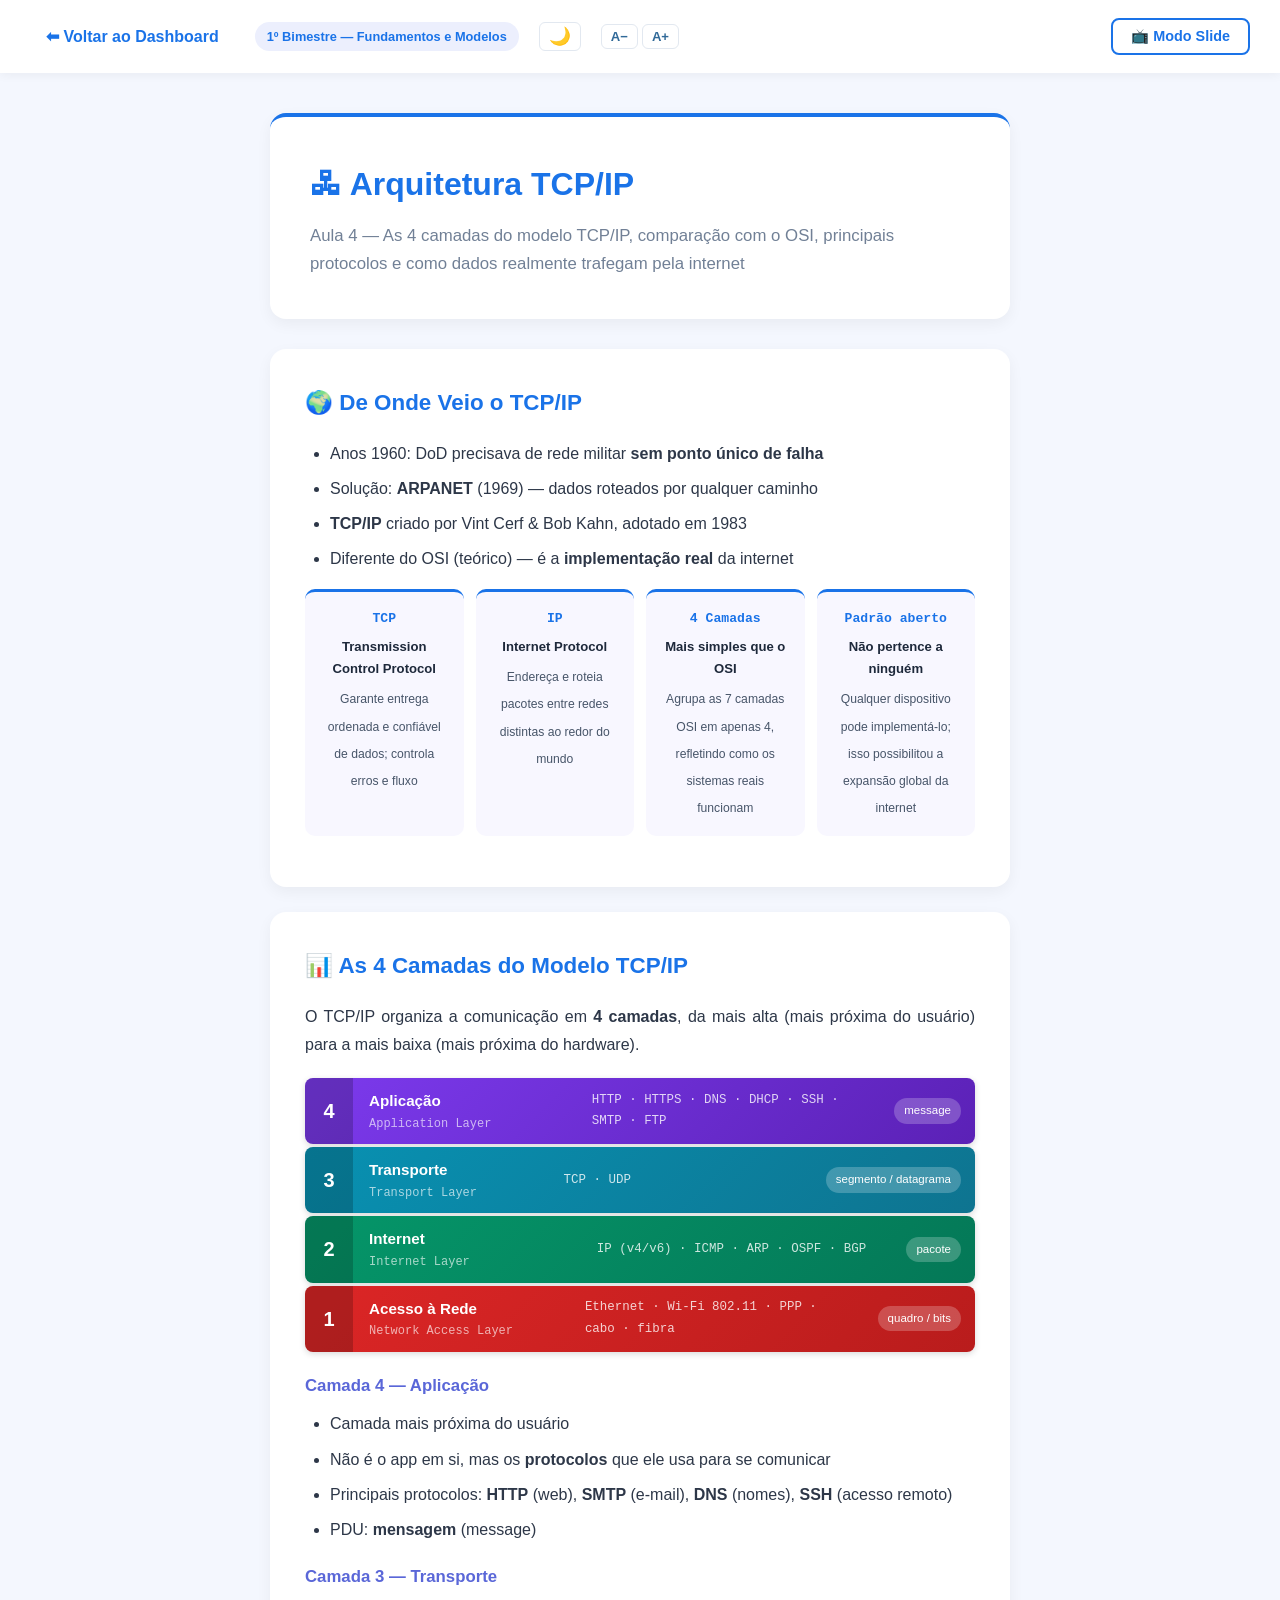
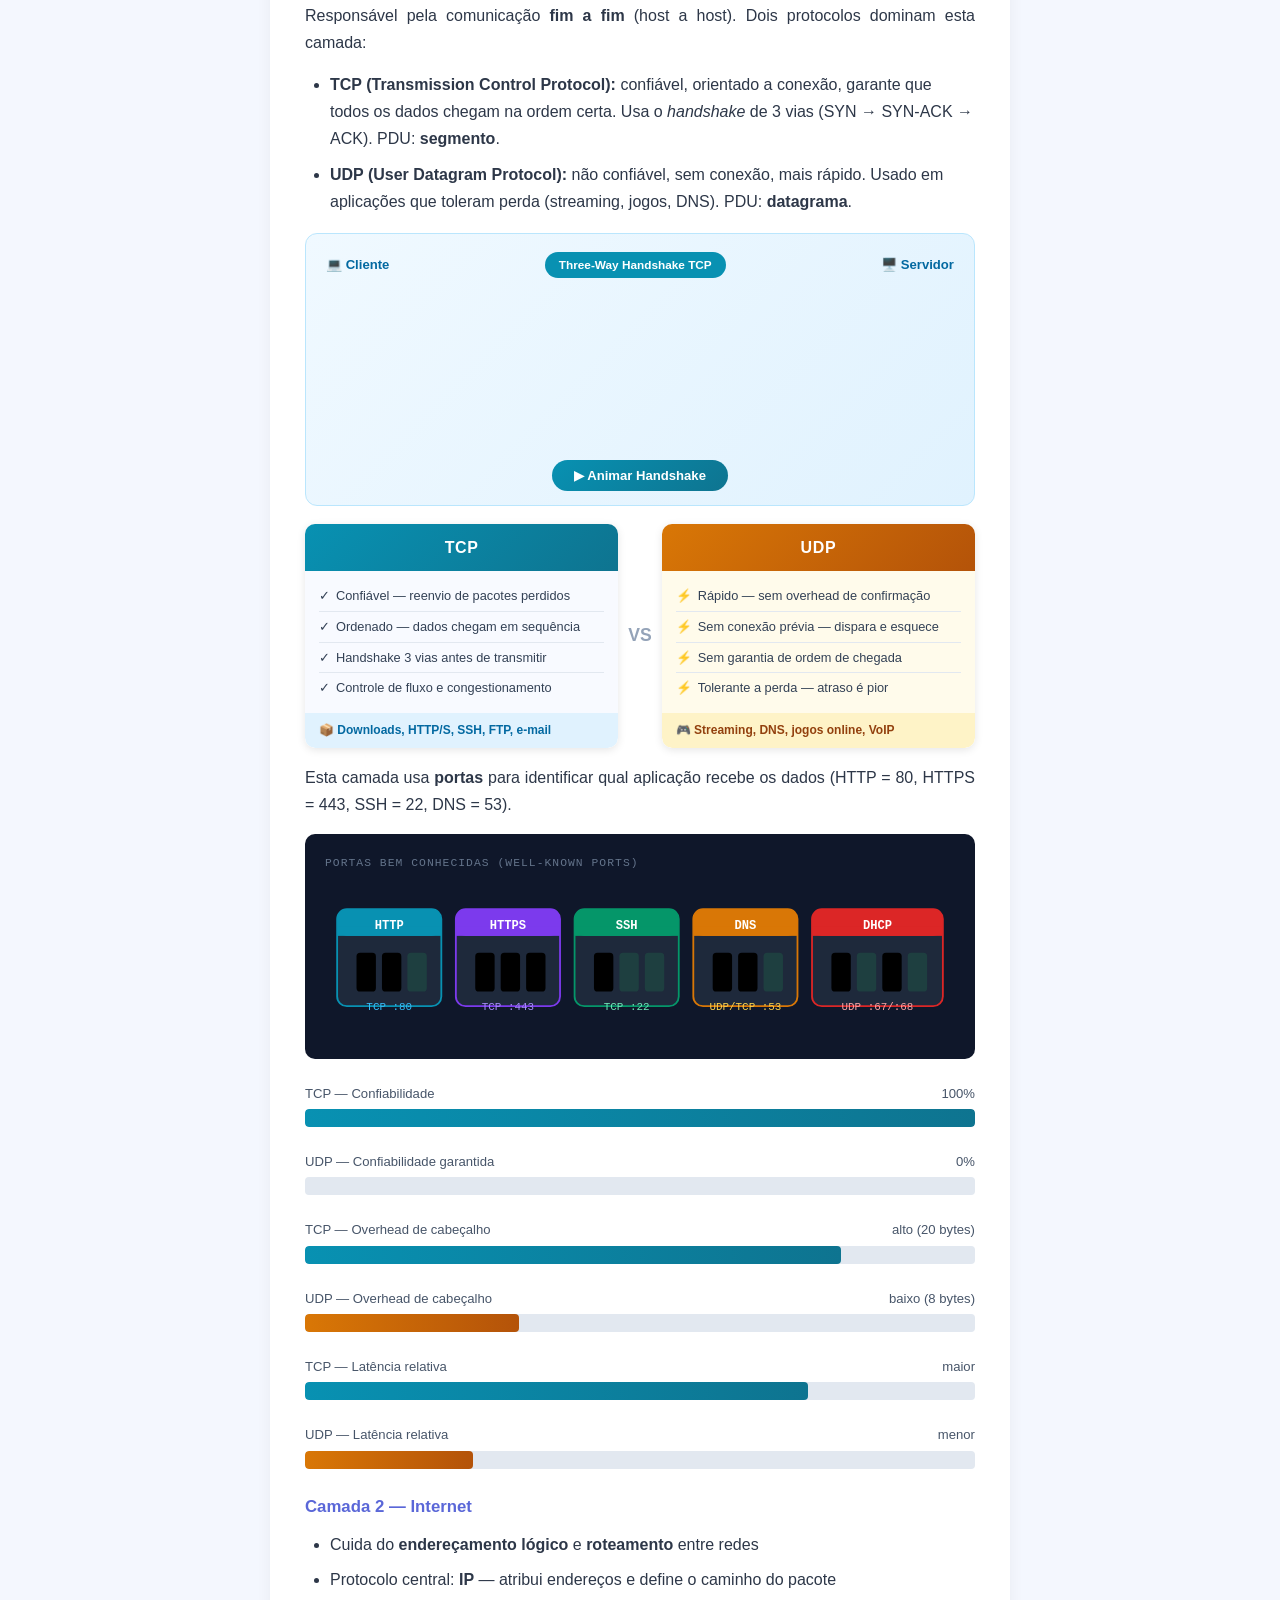
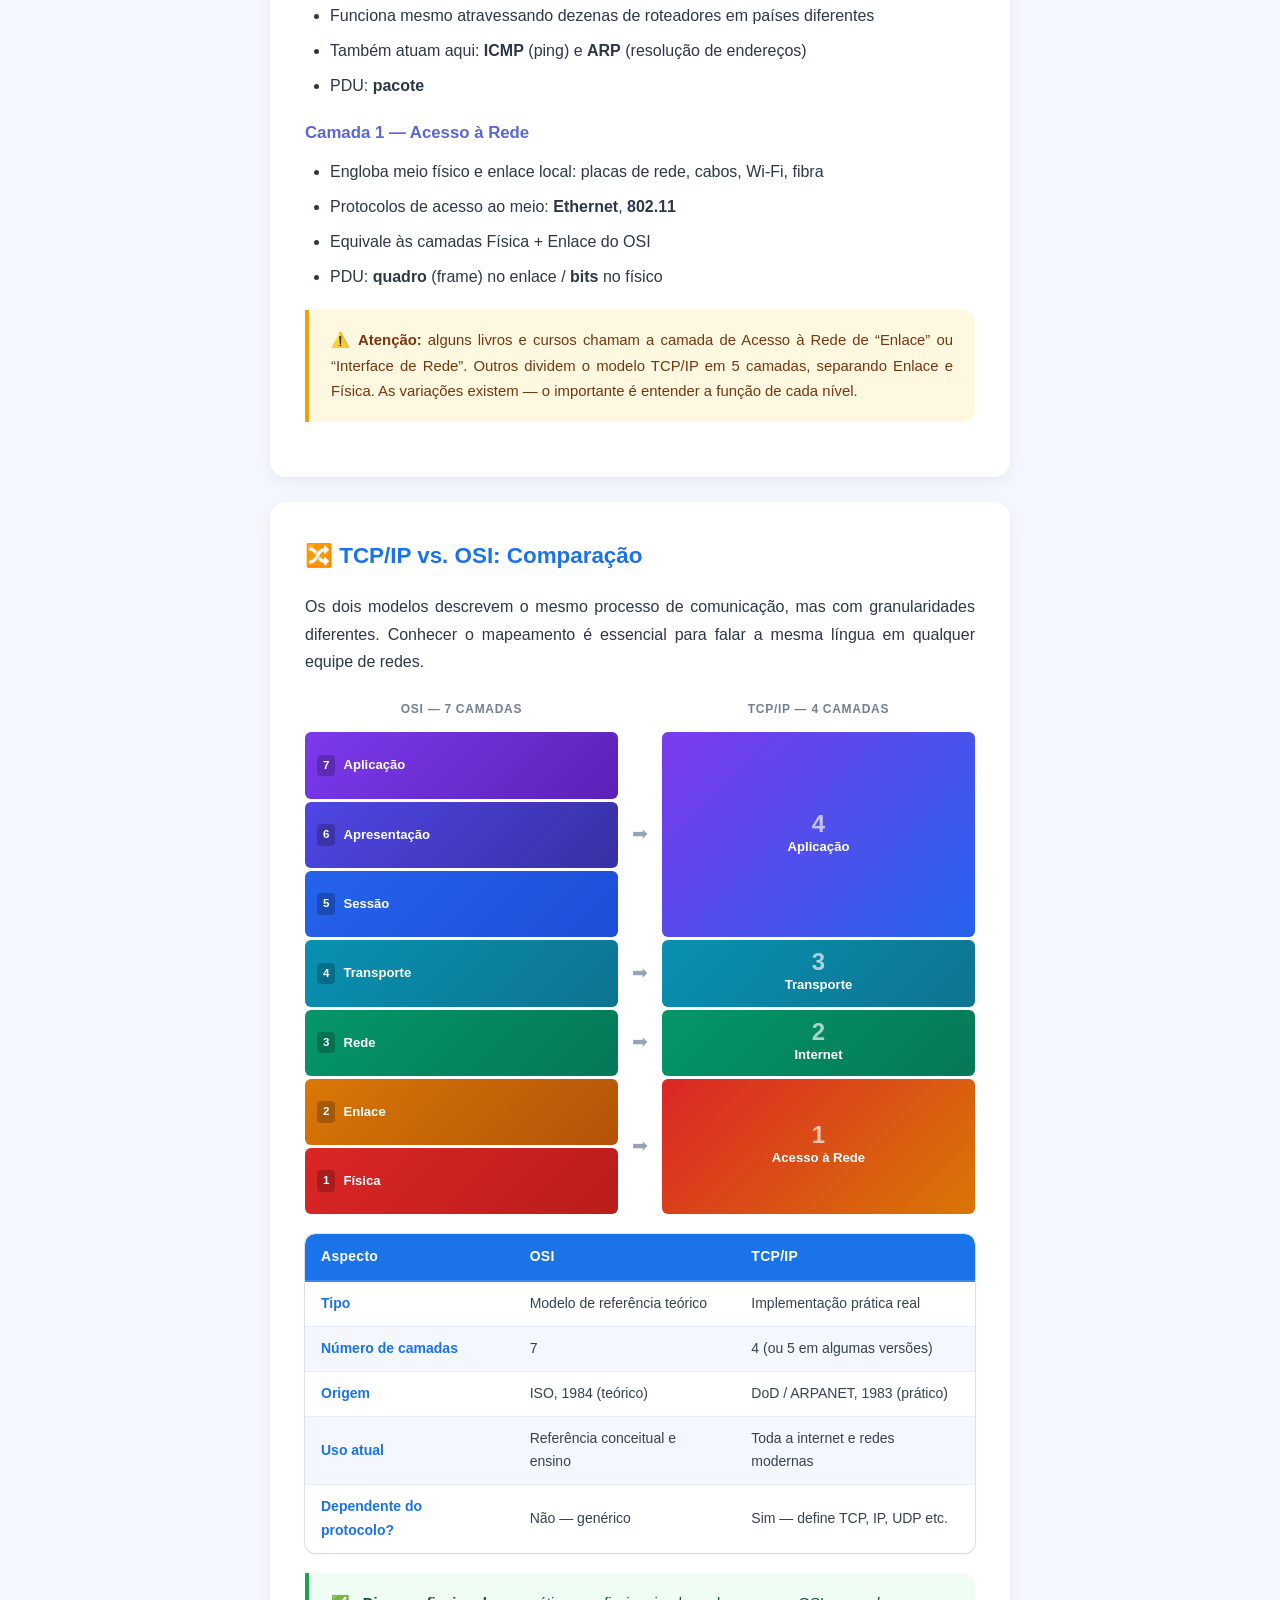
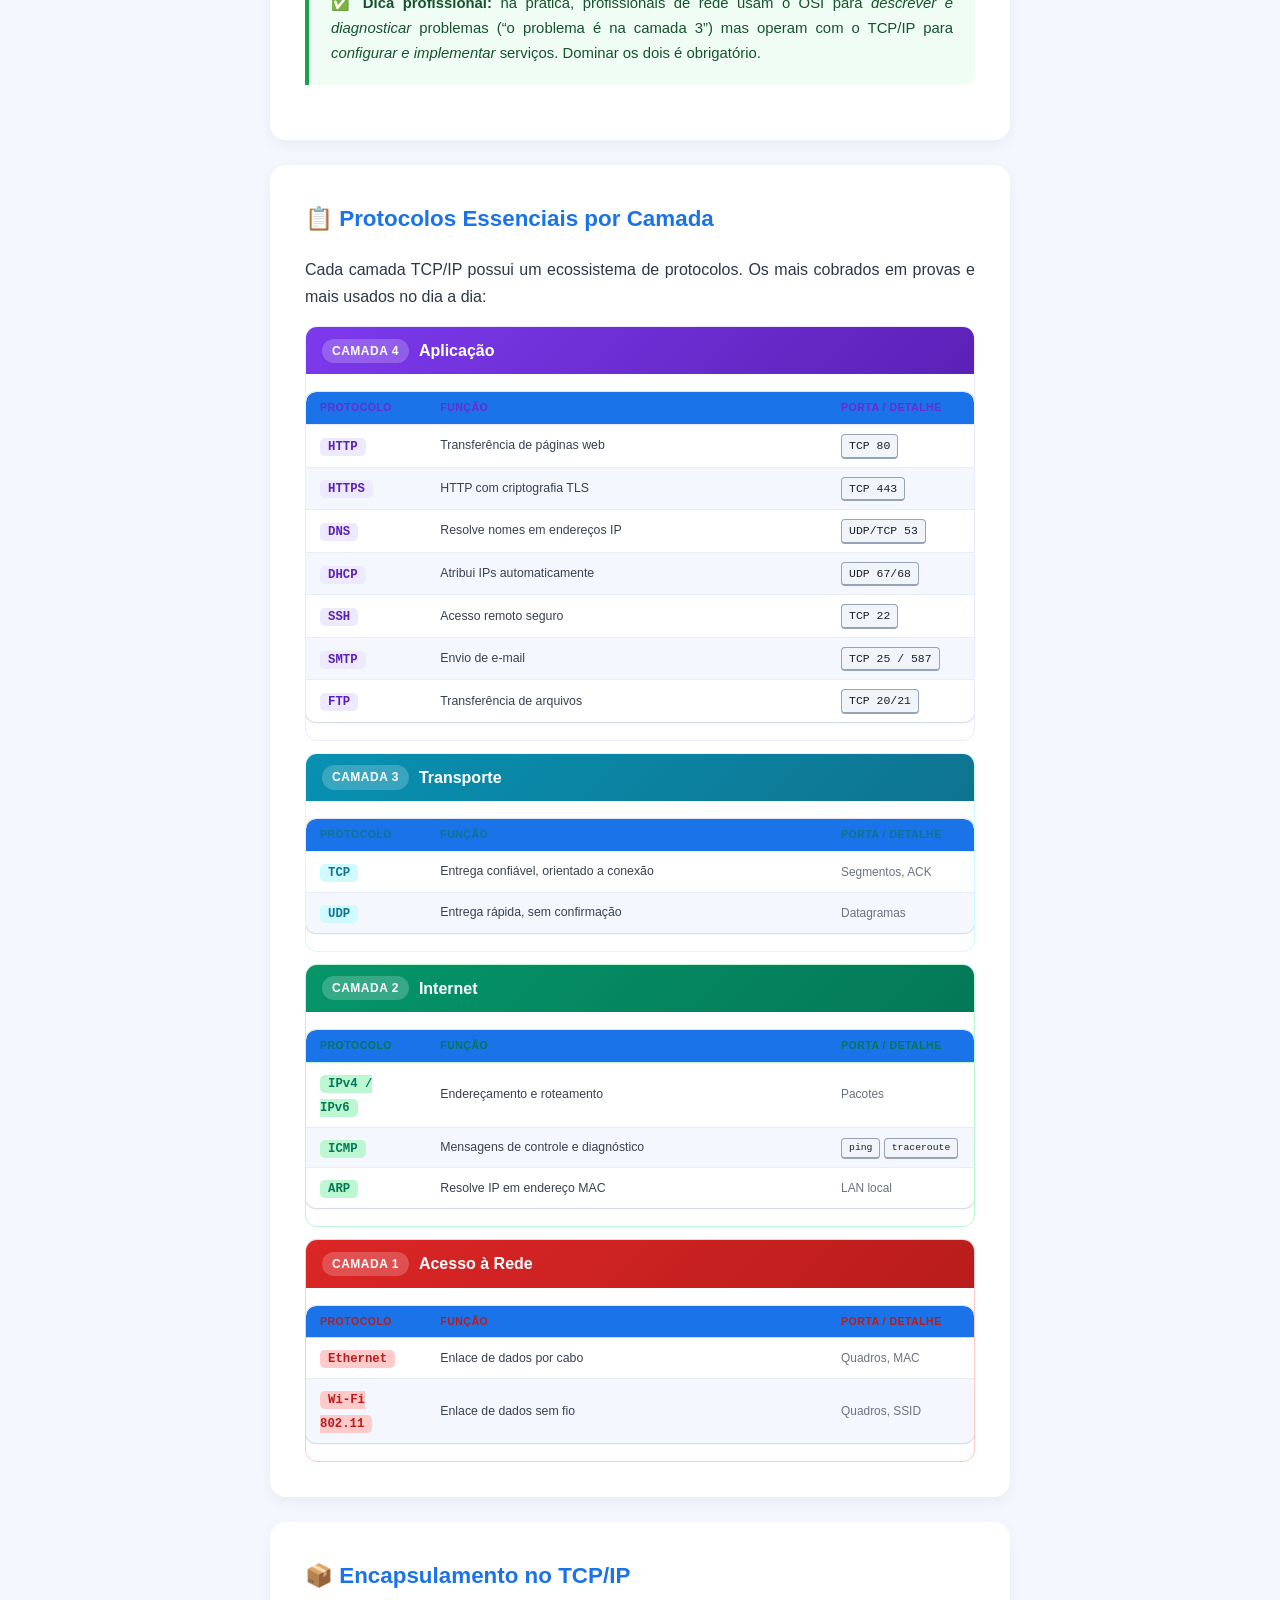
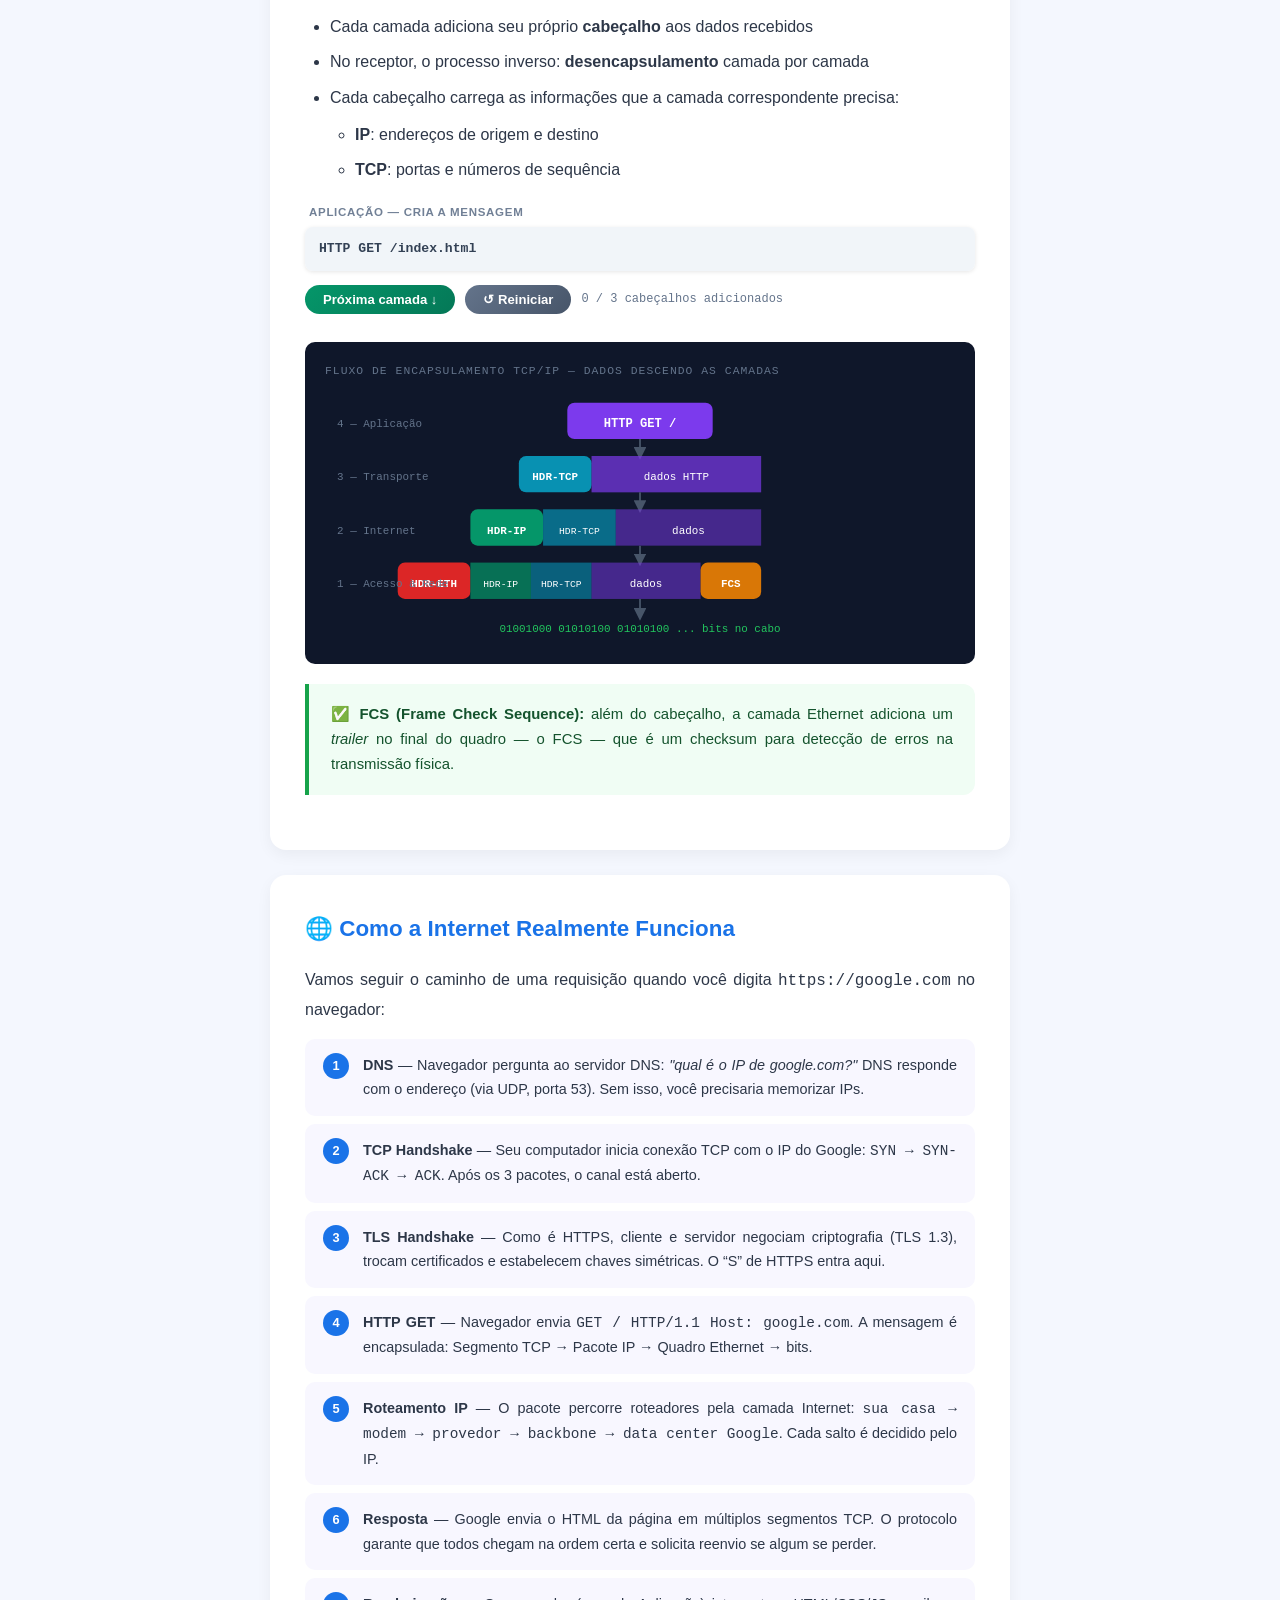
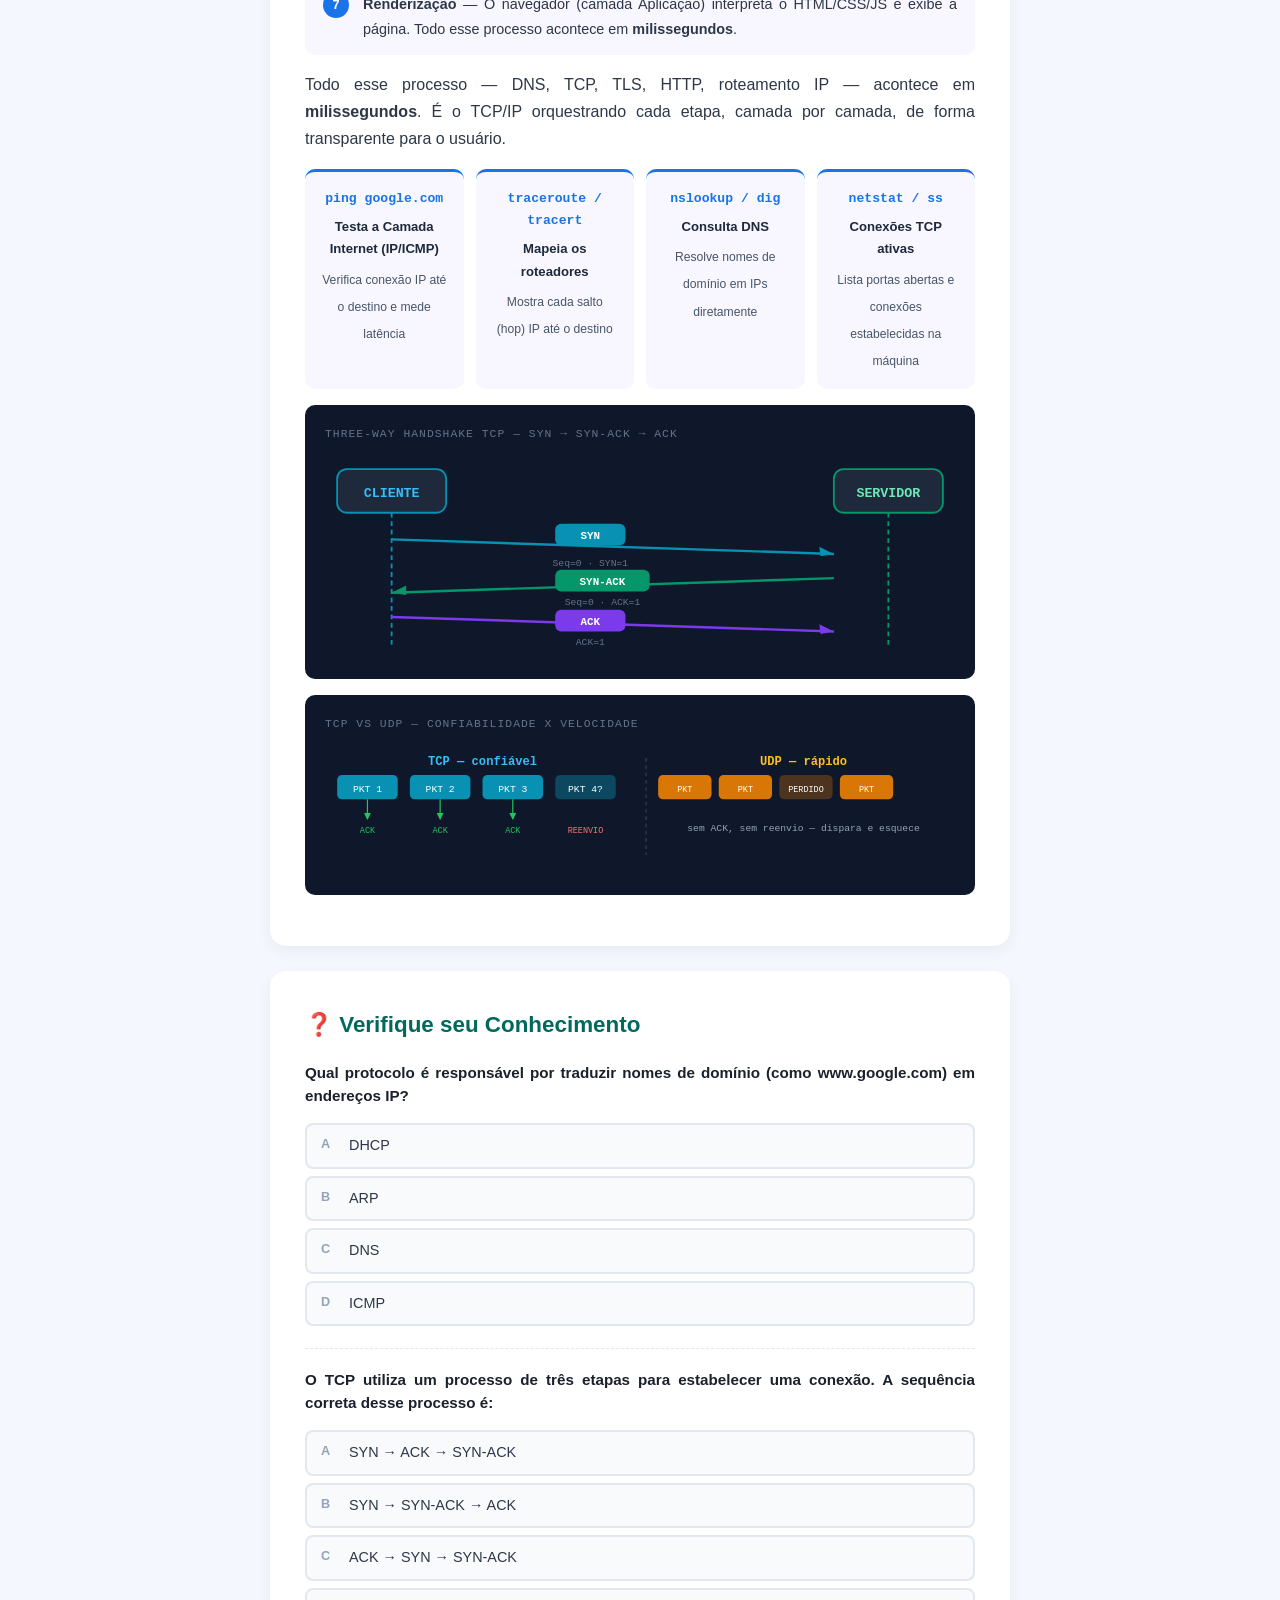
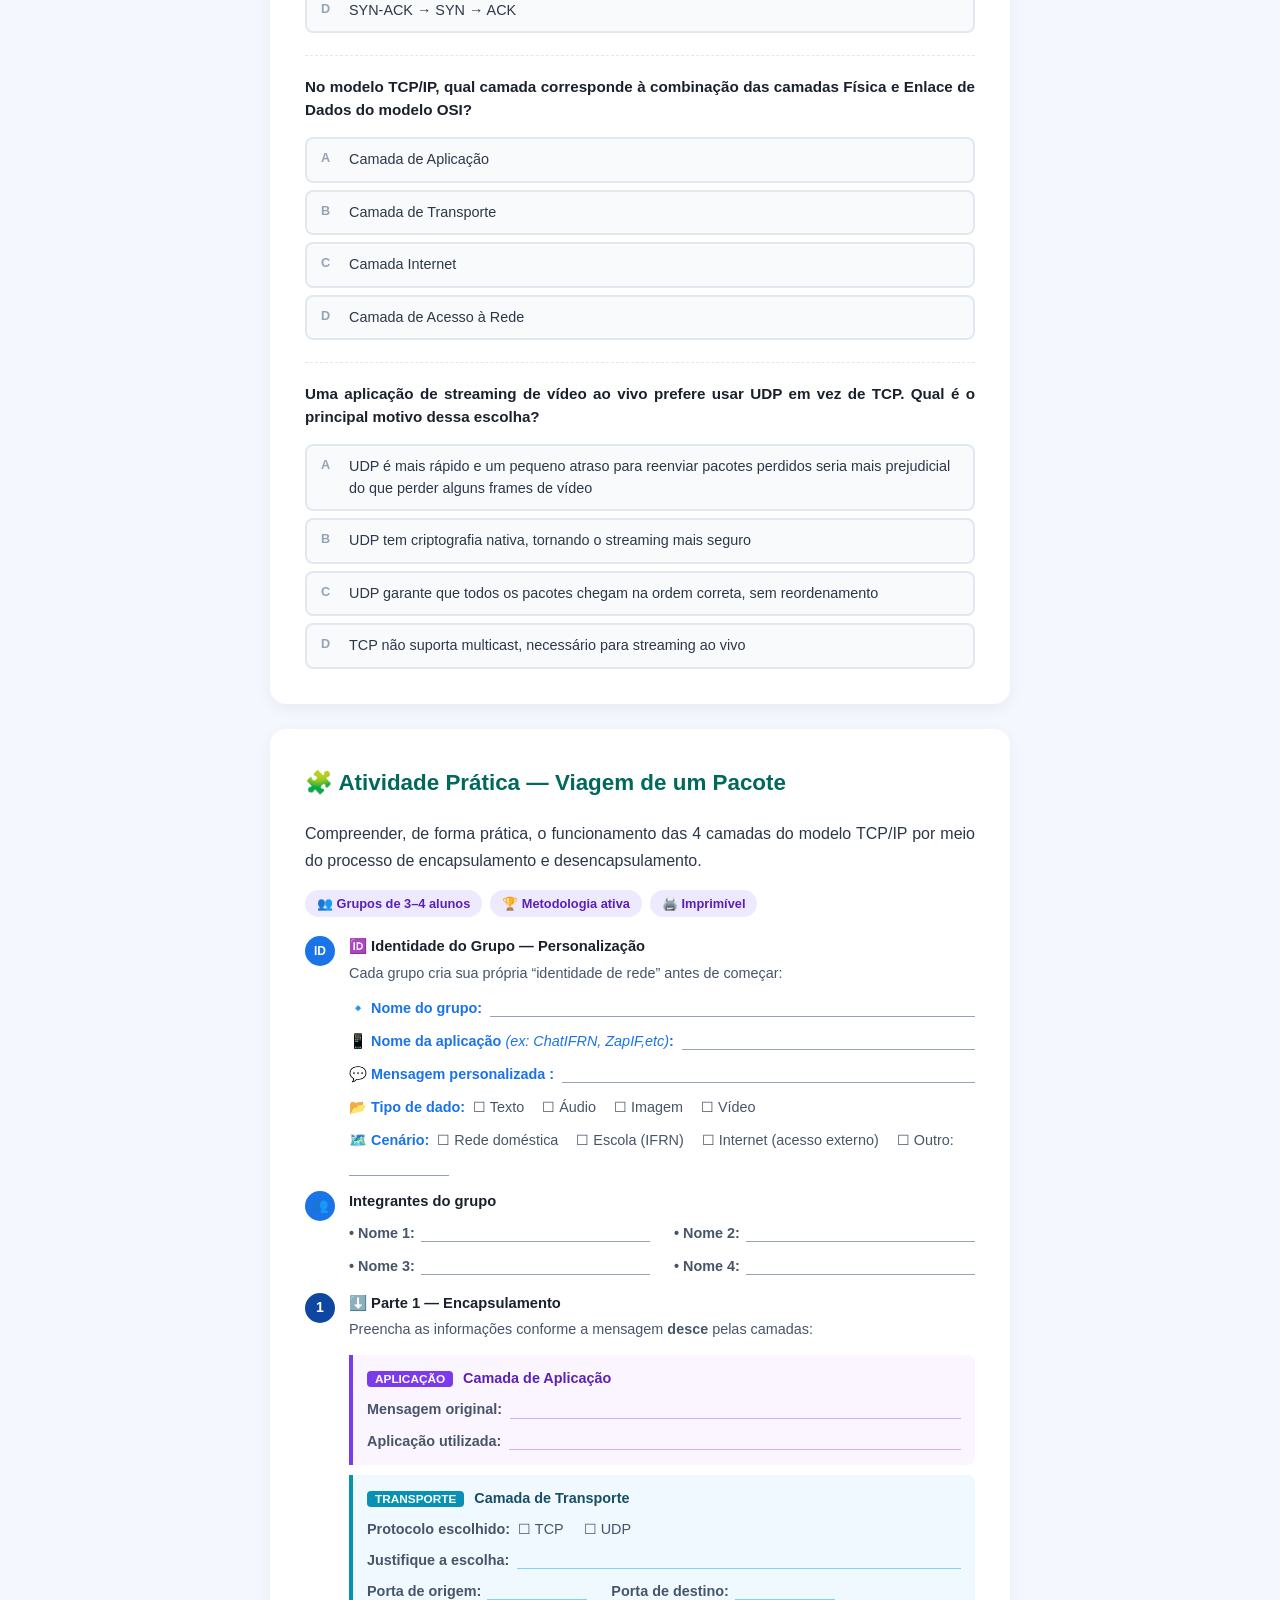
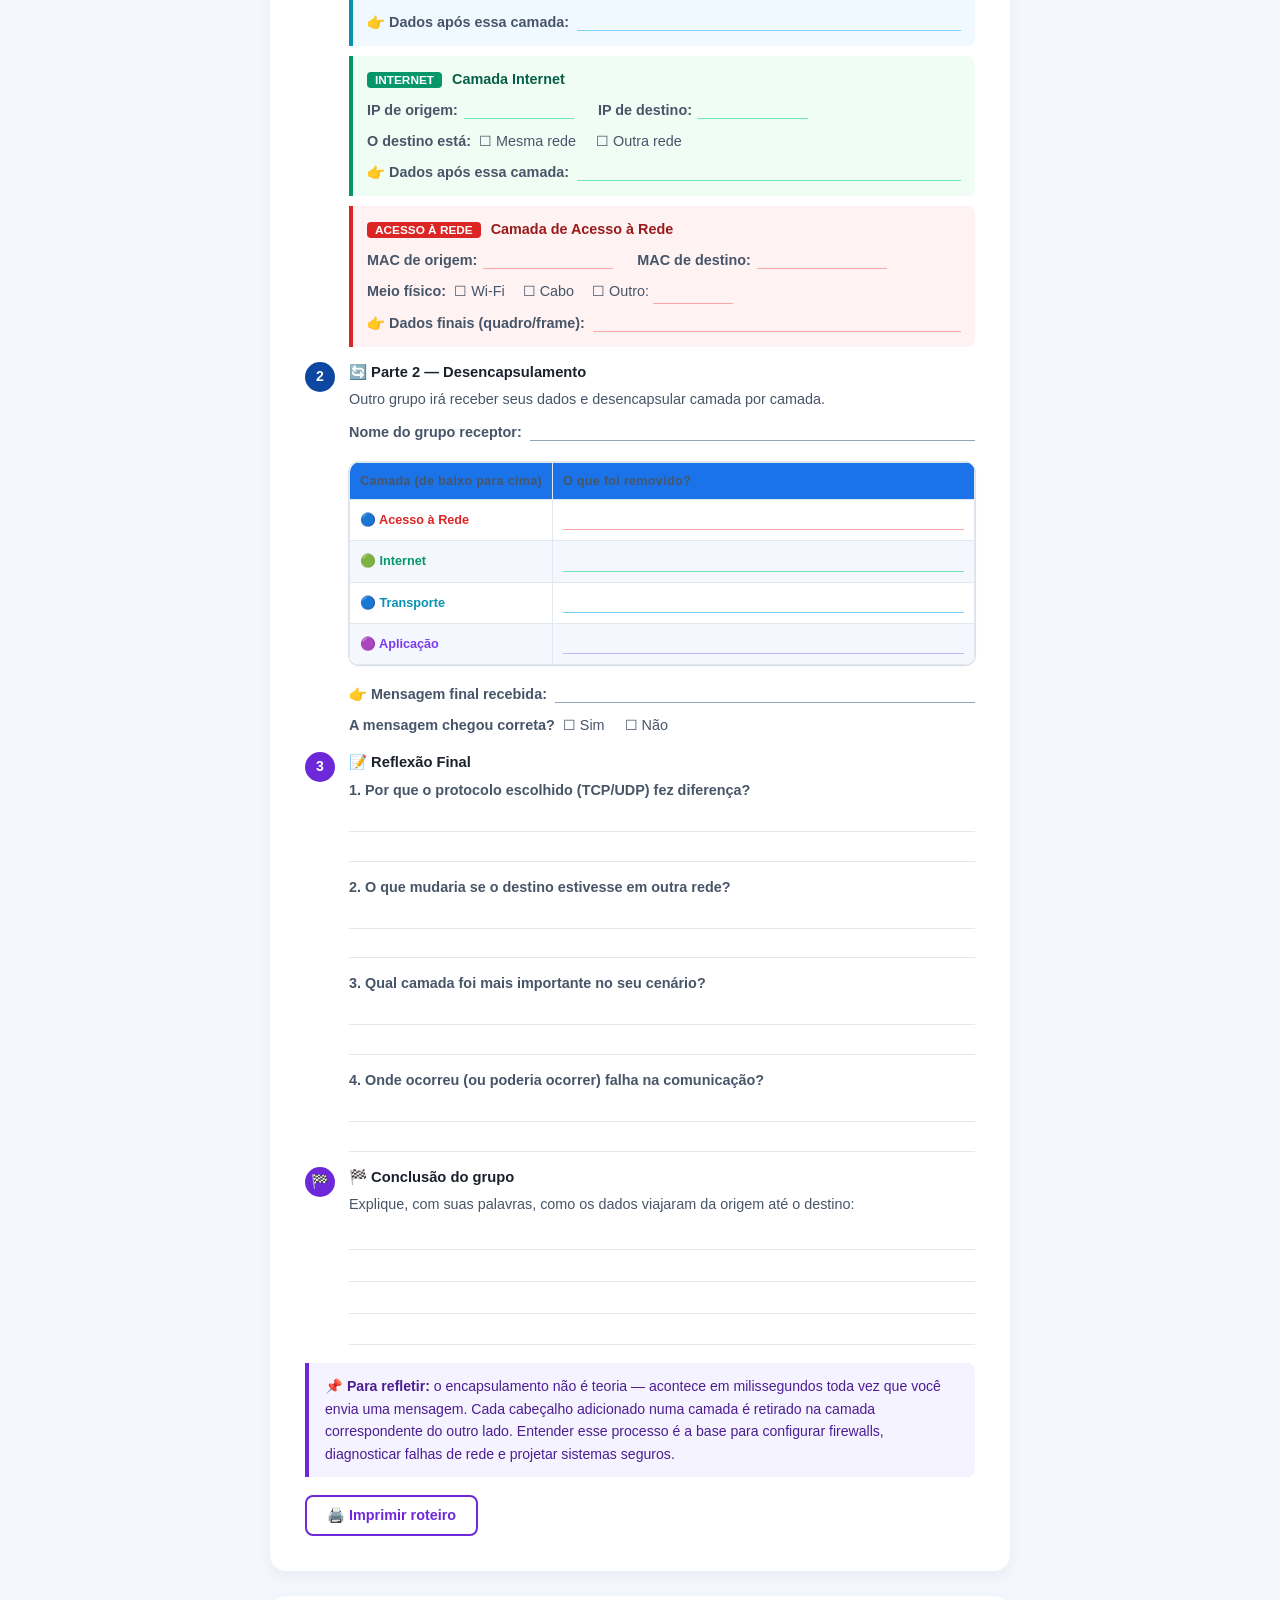
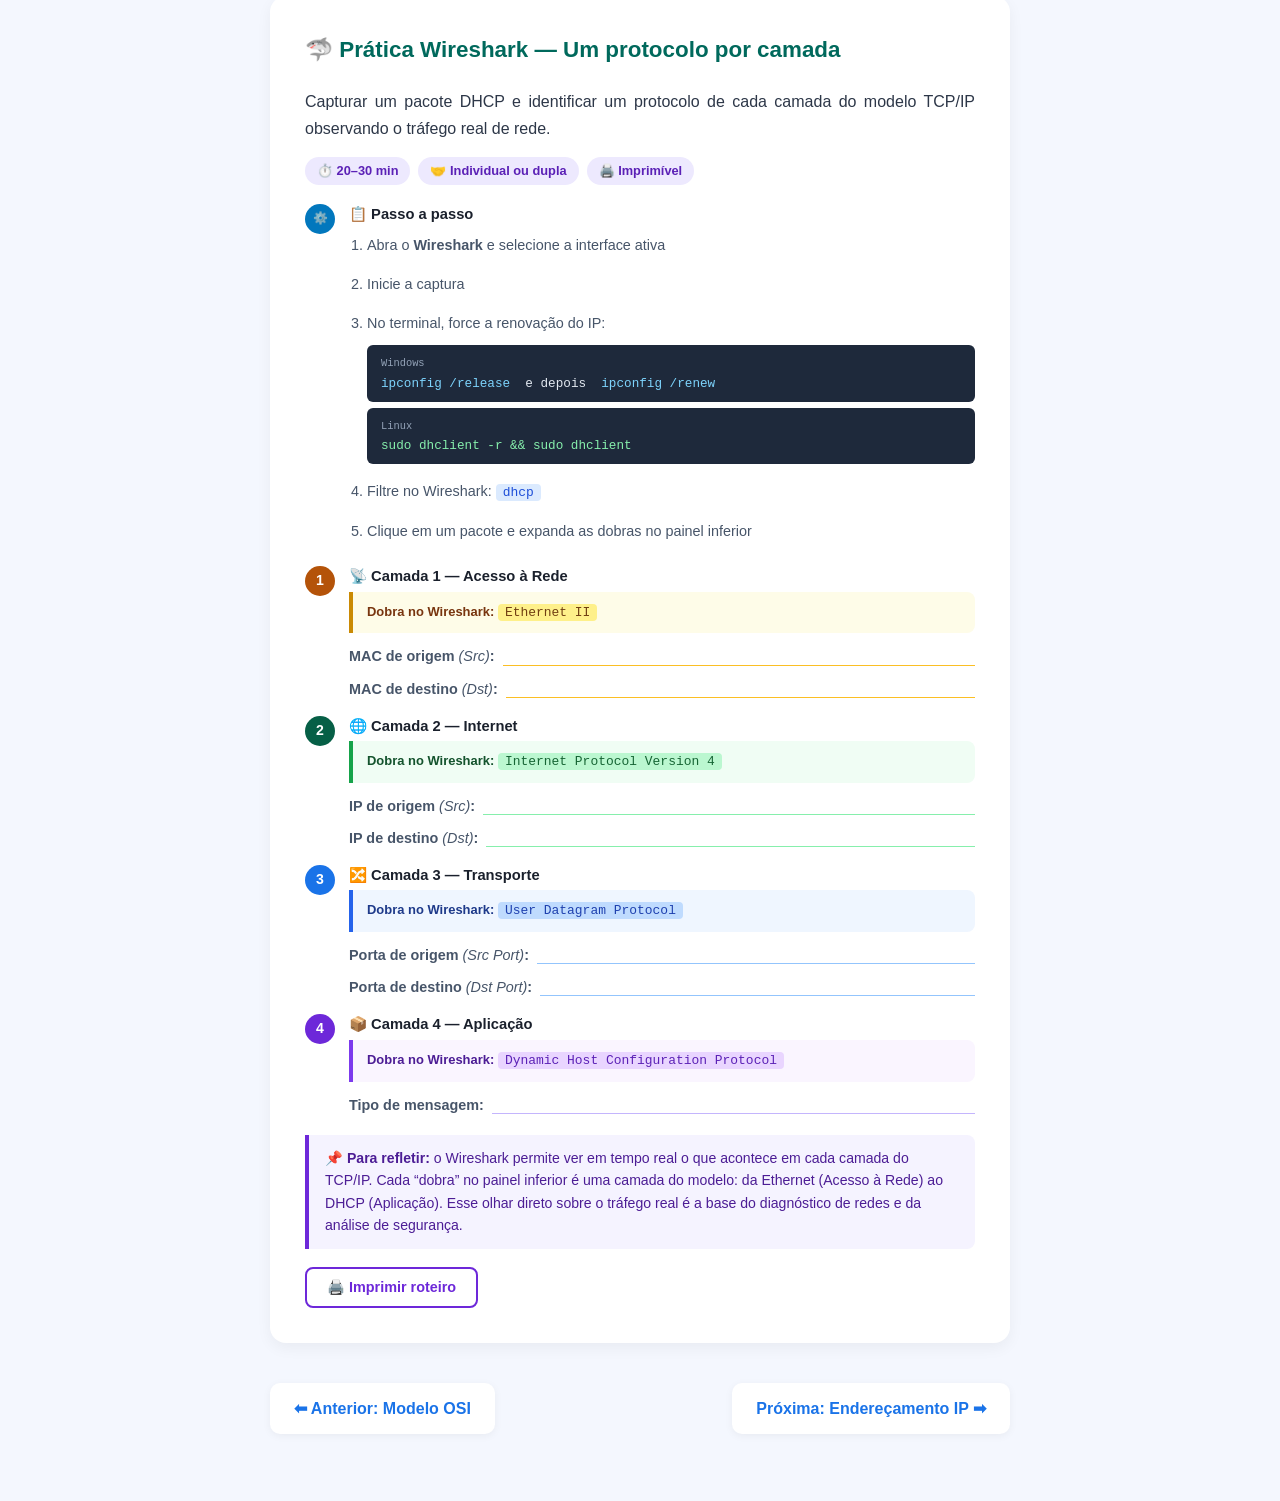
<file: rc04-tcp-ip.html>
<!DOCTYPE html>
<html lang="pt-BR">
<head>
    <meta charset="UTF-8">
    <meta name="viewport" content="width=device-width, initial-scale=1.0">
    <title>Aula 4 &mdash; Arquitetura TCP/IP</title>
    <link rel="stylesheet" href="slide-mode.css">
    <link rel="stylesheet" href="exercise.css">
    <link rel="stylesheet" href="lesson.css">
    <style>
        :root {
            --primary:   #1a73e8;
            --secondary: #0d47a1;
            --bg-light:  #f4f7fe;
            --text-dark: #2d3748;
        }

        /* ── PILHA TCP/IP ── */
        .tcpip-stack { display: flex; flex-direction: column; gap: 3px; margin: 20px 0; }
        .tcpip-layer {
            display: flex; align-items: stretch;
            border-radius: 8px; overflow: hidden;
            box-shadow: 0 2px 6px rgba(0,0,0,.15);
            transition: transform .15s; min-height: 56px;
        }
        .tcpip-layer:hover { transform: translateX(4px); }
        .tcpip-num {
            min-width: 48px; display: flex; align-items: center; justify-content: center;
            font-size: 1.25em; font-weight: 900; color: white;
            background: rgba(0,0,0,.2); padding: 12px 0;
        }
        .tcpip-info { flex: 1.4; padding: 10px 16px; display: flex; flex-direction: column; justify-content: center; }
        .tcpip-pt { font-weight: 700; font-size: .95em; color: white; }
        .tcpip-en { font-size: .75em; color: rgba(255,255,255,.65); font-family: 'Consolas',monospace; }
        .tcpip-protos { flex: 2; padding: 10px 16px; font-size: .78em; color: rgba(255,255,255,.8); display: flex; align-items: center; font-family: 'Consolas',monospace; }
        .tcpip-pdu { padding: 0 14px; display: flex; align-items: center; }
        .tcpip-pdu span {
            background: rgba(255,255,255,.22); border-radius: 20px;
            padding: 3px 10px; font-size: .72em; color: white; white-space: nowrap;
        }
        .tcpip-l4 { background: linear-gradient(135deg,#7c3aed,#5b21b6); }
        .tcpip-l3 { background: linear-gradient(135deg,#0891b2,#0e7490); }
        .tcpip-l2 { background: linear-gradient(135deg,#059669,#047857); }
        .tcpip-l1 { background: linear-gradient(135deg,#dc2626,#b91c1c); }

        /* ── MAPEAMENTO OSI ↔ TCP/IP ── */
        .model-map {
            display: grid;
            grid-template-columns: 1fr 38px 1fr;
            grid-template-rows: auto repeat(7, 1fr);
            gap: 3px; margin: 20px 0; align-items: stretch;
        }
        .mm-title {
            font-size: .75em; font-weight: 700; text-transform: uppercase;
            letter-spacing: .06em; color: #718096; text-align: center;
            padding: 4px 0 10px;
        }
        .mm-osi-row {
            display: flex; align-items: center;
            border-radius: 6px; overflow: hidden;
            color: white; font-size: .82em; font-weight: 600;
            padding: 9px 12px; gap: 8px; transition: transform .12s;
        }
        .mm-osi-row:hover { transform: translateX(3px); }
        .mm-osi-row .n {
            background: rgba(0,0,0,.22); border-radius: 4px;
            padding: 1px 6px; font-weight: 900; font-size: .88em;
        }
        .mm-arrow {
            display: flex; align-items: center; justify-content: center;
            color: #94a3b8; font-size: 1.2em;
        }
        .mm-tcpip-row {
            display: flex; align-items: center; flex-direction: column; justify-content: center;
            border-radius: 6px; color: white; font-weight: 700;
            padding: 10px 8px; text-align: center; transition: transform .12s;
        }
        .mm-tcpip-row:hover { transform: translateX(-3px); }
        .mm-tcpip-row .tnum { font-size: 1.5em; font-weight: 900; opacity: .65; line-height: 1; }
        .mm-tcpip-row .tname { font-size: .82em; }
        .mm-l7 { background: linear-gradient(135deg,#7c3aed,#5b21b6); }
        .mm-l6 { background: linear-gradient(135deg,#4f46e5,#3730a3); }
        .mm-l5 { background: linear-gradient(135deg,#2563eb,#1d4ed8); }
        .mm-l4 { background: linear-gradient(135deg,#0891b2,#0e7490); }
        .mm-l3 { background: linear-gradient(135deg,#059669,#047857); }
        .mm-l2 { background: linear-gradient(135deg,#d97706,#b45309); }
        .mm-l1 { background: linear-gradient(135deg,#dc2626,#b91c1c); }
        .mm-tcp4 { background: linear-gradient(135deg,#7c3aed,#2563eb); }
        .mm-tcp3 { background: linear-gradient(135deg,#0891b2,#0e7490); }
        .mm-tcp2 { background: linear-gradient(135deg,#059669,#047857); }
        .mm-tcp1 { background: linear-gradient(135deg,#dc2626,#d97706); }

        /* ── ENCAPSULAMENTO VISUAL ── */
        .encap-diagram { margin: 20px 0; }
        .encap-layer-label {
            font-size: .72em; font-weight: 700; text-transform: uppercase;
            letter-spacing: .06em; color: #718096; margin-bottom: 4px; padding-left: 4px;
        }
        .encap-packet {
            display: flex; align-items: stretch;
            border-radius: 8px; overflow: hidden;
            font-size: .82em; font-family: 'Consolas', monospace;
            box-shadow: 0 1px 4px rgba(0,0,0,.1); min-height: 44px;
        }
        .encap-data {
            flex: 1; padding: 10px 14px; background: #f1f5f9; color: #334155; font-weight: 600;
            display: flex; align-items: center;
        }
        .hdr {
            padding: 10px 12px; color: white; font-weight: 700; white-space: nowrap;
            display: flex; align-items: center;
        }
        .hdr-app  { background: #7c3aed; }
        .hdr-tcp  { background: #0891b2; }
        .hdr-ip   { background: #059669; }
        .hdr-eth  { background: #dc2626; }
        .hdr-fcs  { background: #d97706; }
        .encap-arrow {
            text-align: center; color: #64748b; font-size: .8em;
            padding: 5px 0; font-style: italic; margin: 2px 0;
        }
        .encap-bits {
            text-align: center; background: #1a202c; color: #38ef7d;
            border-radius: 8px; padding: 12px; font-family: 'Consolas',monospace;
            font-size: .8em; margin-top: 6px; letter-spacing: .05em;
        }

        @media (max-width: 560px) {
            .tcpip-protos { display: none; }
            .mm-osi-row { font-size: .74em; }
        }

        /* ── ANIMAÇÕES DE ENTRADA ── */
        @keyframes layerSlideIn {
            from { opacity: 0; transform: translateX(-28px); }
            to   { opacity: 1; transform: translateX(0); }
        }
        @keyframes stepFadeUp {
            from { opacity: 0; transform: translateY(18px); }
            to   { opacity: 1; transform: translateY(0); }
        }
        .tcpip-layer.anim-in { animation: layerSlideIn .55s ease backwards; }
        .flow-step.anim-in   { animation: stepFadeUp  .5s  ease backwards; }
        .cmd-card.anim-in    { animation: stepFadeUp  .5s  ease backwards; }
        .mm-osi-row.anim-in,
        .mm-tcpip-row.anim-in { animation: stepFadeUp .45s ease backwards; }

        /* ── TCP HANDSHAKE ANIMADO ── */
        .hs-box {
            background: linear-gradient(135deg, #f0f9ff, #e0f2fe);
            border: 1.5px solid #bae6fd;
            border-radius: 12px;
            padding: 18px 20px 14px;
            margin: 18px 0;
        }
        .hs-header {
            display: flex; justify-content: space-between; align-items: center;
            font-size: .82em; font-weight: 700; color: #0369a1;
            margin-bottom: 14px;
        }
        .hs-header-title {
            background: #0891b2; color: white;
            padding: 3px 14px; border-radius: 20px; font-size: .9em;
        }
        .hs-rows { display: flex; flex-direction: column; gap: 4px; }
        .hs-row {
            display: flex; align-items: center; height: 38px;
            opacity: 0; transform: translateY(8px);
            transition: opacity .4s, transform .4s;
        }
        .hs-row.show { opacity: 1; transform: translateY(0); }
        .hs-pkt {
            color: white; font-weight: 700; font-size: .78em;
            padding: 5px 12px; border-radius: 20px;
            white-space: nowrap; flex-shrink: 0;
            box-shadow: 0 2px 6px rgba(0,0,0,.18);
        }
        .hs-line {
            flex: 1; height: 2px; position: relative;
        }
        .hs-arrow { font-size: .95em; flex-shrink: 0; }
        .hs-row-meta {
            font-size: .68em; color: #64748b; font-family: 'Consolas',monospace;
            padding: 0 10px; flex-shrink: 0; min-width: 90px; text-align: center;
        }
        .hs-status {
            text-align: center; margin-top: 10px;
            font-size: .88em; font-weight: 700; color: #059669;
            opacity: 0; transition: opacity .6s; min-height: 22px;
        }
        .hs-status.show { opacity: 1; }
        .hs-btn {
            display: block; margin: 12px auto 0;
            background: linear-gradient(135deg, #0891b2, #0e7490);
            color: white; border: none; padding: 8px 22px;
            border-radius: 20px; font-size: .82em; font-weight: 700;
            cursor: pointer; transition: transform .15s, box-shadow .15s;
        }
        .hs-btn:hover { transform: translateY(-2px); box-shadow: 0 4px 12px rgba(8,145,178,.4); }
        .hs-btn:disabled { background: #94a3b8; cursor: not-allowed; transform: none; box-shadow: none; }

        /* ── TCP vs UDP ── */
        .tcpudp-grid {
            display: grid; grid-template-columns: 1fr auto 1fr;
            gap: 0; margin: 16px 0; align-items: stretch;
        }
        .tcpudp-col {
            border-radius: 10px; overflow: hidden;
            box-shadow: 0 2px 8px rgba(0,0,0,.1);
        }
        .tcpudp-head {
            padding: 10px 16px; font-weight: 900; font-size: 1em;
            color: white; text-align: center; letter-spacing: .04em;
        }
        .tcp-head { background: linear-gradient(135deg,#0891b2,#0e7490); }
        .udp-head { background: linear-gradient(135deg,#d97706,#b45309); }
        .tcpudp-body { background: #f8faff; padding: 10px 14px; }
        .tcpudp-item {
            font-size: .8em; color: #334155; padding: 4px 0;
            border-bottom: 1px solid #e2e8f0; display: flex; align-items: flex-start; gap: 6px;
        }
        .tcpudp-item:last-child { border-bottom: none; }
        .tcpudp-use {
            background: #e0f2fe; border-radius: 0 0 10px 10px;
            padding: 7px 14px; font-size: .75em; color: #0369a1; font-weight: 700;
        }
        .udp-col .tcpudp-body { background: #fffbeb; }
        .udp-col .tcpudp-use  { background: #fef3c7; color: #92400e; }
        .tcpudp-vs {
            display: flex; align-items: center; justify-content: center;
            padding: 0 10px; font-weight: 900; font-size: 1.1em;
            color: #94a3b8;
        }

        /* ── ENCAPSULAMENTO INTERATIVO ── */
        .encap-step-group {
            overflow: hidden; max-height: 0;
            opacity: 0; transition: max-height .65s ease, opacity .5s ease;
        }
        .encap-step-group.shown { max-height: 300px; opacity: 1; }
        .encap-controls {
            display: flex; align-items: center; gap: 10px;
            flex-wrap: wrap; margin: 14px 0 8px;
        }
        .btn-encap {
            background: linear-gradient(135deg, #059669, #047857);
            color: white; border: none; padding: 7px 18px;
            border-radius: 20px; font-size: .82em; font-weight: 700;
            cursor: pointer; transition: transform .15s, box-shadow .15s;
        }
        .btn-encap:hover { transform: translateY(-2px); box-shadow: 0 4px 12px rgba(5,150,105,.4); }
        .btn-encap:disabled { background: #94a3b8; cursor: not-allowed; transform: none; box-shadow: none; }
        .btn-encap-reset {
            background: linear-gradient(135deg, #64748b, #475569);
        }
        .encap-progress {
            font-size: .75em; color: #64748b;
            font-family: 'Consolas',monospace;
        }

        /* ── Viz Wrappers ── */
        .viz-wrap{background:#0f172a;border-radius:10px;padding:1.25rem;margin:1rem 0;overflow:hidden}
        .viz-title{color:#64748b;font-size:.71rem;text-transform:uppercase;letter-spacing:.09em;margin-bottom:.75rem;font-family:'Courier New',monospace}
        @keyframes draw-path{from{stroke-dashoffset:900}to{stroke-dashoffset:0}}
        .tw-wire{stroke-dasharray:900;stroke-dashoffset:900;animation:draw-path 2s ease forwards}
        @keyframes dash-flow{from{stroke-dashoffset:18}to{stroke-dashoffset:0}}
        .flow-line{stroke-dasharray:9 5;animation:dash-flow .7s linear infinite}
        @keyframes syn-travel{0%{transform:translateX(0);opacity:1}50%{transform:translateX(200px);opacity:.8}100%{transform:translateX(200px);opacity:0}}
        .tcp-syn{animation:syn-travel 1.5s ease-in-out infinite}
        @keyframes ack-travel{0%{transform:translateX(200px);opacity:0}50%{transform:translateX(200px);opacity:.8}100%{transform:translateX(0);opacity:1}}
        .tcp-ack{animation:ack-travel 1.5s ease-in-out infinite;animation-delay:.75s}
        @keyframes handshake-seq{0%,100%{opacity:.2}33%{opacity:1}}
        .hs-step-1{animation:handshake-seq 3s ease-in-out infinite;animation-delay:0s}
        .hs-step-2{animation:handshake-seq 3s ease-in-out infinite;animation-delay:1s}
        .hs-step-3{animation:handshake-seq 3s ease-in-out infinite;animation-delay:2s}
        @keyframes udp-burst{0%{transform:scale(1);opacity:1}100%{transform:scale(1.5);opacity:0}}
        .udp-pkt{animation:udp-burst 1s linear infinite}
        .udp-pkt:nth-child(2){animation-delay:.33s}
        .udp-pkt:nth-child(3){animation-delay:.66s}
        @keyframes port-active{0%,100%{fill:rgba(34,197,94,.2)}50%{fill:rgba(34,197,94,.8)}}
        .port-open{animation:port-active 1.5s ease-in-out infinite}
        /* ── Comparison Bars ── */
        .bar-section{margin:1.5rem 0}
        .bar-label{display:flex;justify-content:space-between;font-size:.82rem;color:#475569;margin-bottom:4px}
        .bar-track{background:#e2e8f0;border-radius:4px;height:18px;overflow:hidden}
        .bar-fill{height:100%;border-radius:4px;width:0;transition:width 1.4s cubic-bezier(.4,0,.2,1)}
    </style>
</head>
<body>

<div class="top-bar">
    <a href="index.html" class="back-btn">&#x2B05; Voltar ao Dashboard</a>
    <span class="page-badge">1&ordm; Bimestre &mdash; Fundamentos e Modelos</span>
    <button class="slide-toggle" id="slideToggleBtn">&#x1F4FA; Modo Slide</button>
</div>

<div class="content-wrapper">

    <div class="lesson-hero">
        <h1>&#x1F5A7;&#xFE0F; Arquitetura TCP/IP</h1>
        <p class="subtitle">Aula 4 &mdash; As 4 camadas do modelo TCP/IP, compara&ccedil;&atilde;o com o OSI, principais protocolos e como dados realmente trafegam pela internet</p>
    </div>

    <!-- CARD 1 — Origem e contexto -->
    <div class="content-card">
        <h2>&#x1F30D; De Onde Veio o TCP/IP</h2>
        <ul>
            <li>Anos 1960: DoD precisava de rede militar <strong>sem ponto &uacute;nico de falha</strong></li>
            <li>Solu&ccedil;&atilde;o: <strong>ARPANET</strong> (1969) &mdash; dados roteados por qualquer caminho</li>
            <li><strong>TCP/IP</strong> criado por Vint Cerf &amp; Bob Kahn, adotado em 1983</li>
            <li>Diferente do OSI (te&oacute;rico) &mdash; &eacute; a <strong>implementa&ccedil;&atilde;o real</strong> da internet</li>
        </ul>

        <div class="cmd-grid">
            <div class="cmd-card">
                <span class="cmd">TCP</span>
                <strong>Transmission Control Protocol</strong>
                <span>Garante entrega ordenada e confi&aacute;vel de dados; controla erros e fluxo</span>
            </div>
            <div class="cmd-card">
                <span class="cmd">IP</span>
                <strong>Internet Protocol</strong>
                <span>Endere&ccedil;a e roteia pacotes entre redes distintas ao redor do mundo</span>
            </div>
            <div class="cmd-card">
                <span class="cmd">4 Camadas</span>
                <strong>Mais simples que o OSI</strong>
                <span>Agrupa as 7 camadas OSI em apenas 4, refletindo como os sistemas reais funcionam</span>
            </div>
            <div class="cmd-card">
                <span class="cmd">Padr&atilde;o aberto</span>
                <strong>N&atilde;o pertence a ningu&eacute;m</strong>
                <span>Qualquer dispositivo pode implement&aacute;-lo; isso possibilitou a expans&atilde;o global da internet</span>
            </div>
        </div>
    </div>

    <!-- CARD 2 — As 4 camadas -->
    <div class="content-card">
        <h2>&#x1F4CA; As 4 Camadas do Modelo TCP/IP</h2>
        <p>O TCP/IP organiza a comunica&ccedil;&atilde;o em <strong>4 camadas</strong>, da mais alta (mais pr&oacute;xima do usu&aacute;rio) para a mais baixa (mais pr&oacute;xima do hardware).</p>

        <div class="tcpip-stack">
            <div class="tcpip-layer tcpip-l4">
                <div class="tcpip-num">4</div>
                <div class="tcpip-info">
                    <span class="tcpip-pt">Aplica&ccedil;&atilde;o</span>
                    <span class="tcpip-en">Application Layer</span>
                </div>
                <div class="tcpip-protos">HTTP &middot; HTTPS &middot; DNS &middot; DHCP &middot; SSH &middot; SMTP &middot; FTP</div>
                <div class="tcpip-pdu"><span>message</span></div>
            </div>
            <div class="tcpip-layer tcpip-l3">
                <div class="tcpip-num">3</div>
                <div class="tcpip-info">
                    <span class="tcpip-pt">Transporte</span>
                    <span class="tcpip-en">Transport Layer</span>
                </div>
                <div class="tcpip-protos">TCP &middot; UDP</div>
                <div class="tcpip-pdu"><span>segmento / datagrama</span></div>
            </div>
            <div class="tcpip-layer tcpip-l2">
                <div class="tcpip-num">2</div>
                <div class="tcpip-info">
                    <span class="tcpip-pt">Internet</span>
                    <span class="tcpip-en">Internet Layer</span>
                </div>
                <div class="tcpip-protos">IP (v4/v6) &middot; ICMP &middot; ARP &middot; OSPF &middot; BGP</div>
                <div class="tcpip-pdu"><span>pacote</span></div>
            </div>
            <div class="tcpip-layer tcpip-l1">
                <div class="tcpip-num">1</div>
                <div class="tcpip-info">
                    <span class="tcpip-pt">Acesso &agrave; Rede</span>
                    <span class="tcpip-en">Network Access Layer</span>
                </div>
                <div class="tcpip-protos">Ethernet &middot; Wi-Fi 802.11 &middot; PPP &middot; cabo &middot; fibra</div>
                <div class="tcpip-pdu"><span>quadro / bits</span></div>
            </div>
        </div>

        <h3>Camada 4 &mdash; Aplica&ccedil;&atilde;o</h3>
        <ul>
            <li>Camada mais pr&oacute;xima do usu&aacute;rio</li>
            <li>N&atilde;o &eacute; o app em si, mas os <strong>protocolos</strong> que ele usa para se comunicar</li>
            <li>Principais protocolos: <strong>HTTP</strong> (web), <strong>SMTP</strong> (e-mail), <strong>DNS</strong> (nomes), <strong>SSH</strong> (acesso remoto)</li>
            <li>PDU: <strong>mensagem</strong> (message)</li>
        </ul>

        <h3>Camada 3 &mdash; Transporte</h3>
        <p>Respons&aacute;vel pela comunica&ccedil;&atilde;o <strong>fim a fim</strong> (host a host). Dois protocolos dominam esta camada:</p>
        <ul>
            <li><strong>TCP (Transmission Control Protocol):</strong> confi&aacute;vel, orientado a conex&atilde;o, garante que todos os dados chegam na ordem certa. Usa o <em>handshake</em> de 3 vias (SYN &rarr; SYN-ACK &rarr; ACK). PDU: <strong>segmento</strong>.</li>
            <li><strong>UDP (User Datagram Protocol):</strong> n&atilde;o confi&aacute;vel, sem conex&atilde;o, mais r&aacute;pido. Usado em aplica&ccedil;&otilde;es que toleram perda (streaming, jogos, DNS). PDU: <strong>datagrama</strong>.</li>
        </ul>
        <!-- TCP Handshake animado -->
        <div class="hs-box">
            <div class="hs-header">
                <span>&#x1F4BB; Cliente</span>
                <span class="hs-header-title">Three-Way Handshake TCP</span>
                <span>&#x1F5A5;&#xFE0F; Servidor</span>
            </div>
            <div class="hs-rows">
                <div class="hs-row" id="hs1">
                    <span class="hs-pkt" style="background:linear-gradient(135deg,#0891b2,#0e7490)">SYN</span>
                    <div class="hs-line" style="background:linear-gradient(to right,#0891b2,#7dd3e8)"></div>
                    <span class="hs-arrow" style="color:#0891b2">&#x25B6;</span>
                    <span class="hs-row-meta">Seq=0&nbsp;· SYN=1</span>
                </div>
                <div class="hs-row" id="hs2">
                    <span class="hs-row-meta">Seq=0&nbsp;· ACK=1</span>
                    <span class="hs-arrow" style="color:#059669">&#x25C4;</span>
                    <div class="hs-line" style="background:linear-gradient(to left,#059669,#6ee7b7)"></div>
                    <span class="hs-pkt" style="background:linear-gradient(135deg,#059669,#047857)">SYN-ACK</span>
                </div>
                <div class="hs-row" id="hs3">
                    <span class="hs-pkt" style="background:linear-gradient(135deg,#7c3aed,#5b21b6)">ACK</span>
                    <div class="hs-line" style="background:linear-gradient(to right,#7c3aed,#c4b5fd)"></div>
                    <span class="hs-arrow" style="color:#7c3aed">&#x25B6;</span>
                    <span class="hs-row-meta">ACK=1</span>
                </div>
            </div>
            <div class="hs-status" id="hsStatus">&#x2705; Conex&atilde;o TCP estabelecida &mdash; transfer&ecirc;ncia de dados pode come&ccedil;ar!</div>
            <button class="hs-btn" id="hsBtnPlay" onclick="playHandshake()">&#x25B6; Animar Handshake</button>
        </div>

        <!-- TCP vs UDP comparação visual -->
        <div class="tcpudp-grid">
            <div class="tcpudp-col tcp-col">
                <div class="tcpudp-head tcp-head">TCP</div>
                <div class="tcpudp-body">
                    <div class="tcpudp-item"><span>&#x2713;</span> Confi&aacute;vel &mdash; reenvio de pacotes perdidos</div>
                    <div class="tcpudp-item"><span>&#x2713;</span> Ordenado &mdash; dados chegam em sequ&ecirc;ncia</div>
                    <div class="tcpudp-item"><span>&#x2713;</span> Handshake 3 vias antes de transmitir</div>
                    <div class="tcpudp-item"><span>&#x2713;</span> Controle de fluxo e congestionamento</div>
                </div>
                <div class="tcpudp-use">&#x1F4E6; Downloads, HTTP/S, SSH, FTP, e-mail</div>
            </div>
            <div class="tcpudp-vs">VS</div>
            <div class="tcpudp-col udp-col">
                <div class="tcpudp-head udp-head">UDP</div>
                <div class="tcpudp-body">
                    <div class="tcpudp-item"><span>&#x26A1;</span> R&aacute;pido &mdash; sem overhead de confirmação</div>
                    <div class="tcpudp-item"><span>&#x26A1;</span> Sem conex&atilde;o pr&eacute;via &mdash; dispara e esquece</div>
                    <div class="tcpudp-item"><span>&#x26A1;</span> Sem garantia de ordem de chegada</div>
                    <div class="tcpudp-item"><span>&#x26A1;</span> Tolerante a perda &mdash; atraso &eacute; pior</div>
                </div>
                <div class="tcpudp-use">&#x1F3AE; Streaming, DNS, jogos online, VoIP</div>
            </div>
        </div>

        <p>Esta camada usa <strong>portas</strong> para identificar qual aplica&ccedil;&atilde;o recebe os dados (HTTP = 80, HTTPS = 443, SSH = 22, DNS = 53).</p>

        <!-- SVG: Portas Conhecidas -->
        <div class="viz-wrap">
            <div class="viz-title">Portas bem conhecidas (well-known ports)</div>
            <svg viewBox="0 0 520 120" width="100%" xmlns="http://www.w3.org/2000/svg" font-family="'Courier New',monospace">
                <!-- HTTP 80 -->
                <rect x="10" y="20" width="86" height="80" rx="8" fill="#1e293b" stroke="#0891b2" stroke-width="1.5"/>
                <rect x="10" y="20" width="86" height="22" rx="8" fill="#0891b2"/>
                <rect x="10" y="34" width="86" height="8" rx="0" fill="#0891b2"/>
                <text x="53" y="36" text-anchor="middle" fill="white" font-size="10" font-weight="bold">HTTP</text>
                <rect x="26" y="56" width="16" height="32" rx="3" class="port-open"/>
                <rect x="47" y="56" width="16" height="32" rx="3" class="port-open" style="animation-delay:.3s"/>
                <rect x="68" y="56" width="16" height="32" rx="3" fill="rgba(34,197,94,.15)"/>
                <text x="53" y="103" text-anchor="middle" fill="#38bdf8" font-size="9">TCP :80</text>

                <!-- HTTPS 443 -->
                <rect x="108" y="20" width="86" height="80" rx="8" fill="#1e293b" stroke="#7c3aed" stroke-width="1.5"/>
                <rect x="108" y="20" width="86" height="22" rx="8" fill="#7c3aed"/>
                <rect x="108" y="34" width="86" height="8" rx="0" fill="#7c3aed"/>
                <text x="151" y="36" text-anchor="middle" fill="white" font-size="10" font-weight="bold">HTTPS</text>
                <rect x="124" y="56" width="16" height="32" rx="3" class="port-open" style="animation-delay:.5s"/>
                <rect x="145" y="56" width="16" height="32" rx="3" class="port-open" style="animation-delay:.8s"/>
                <rect x="166" y="56" width="16" height="32" rx="3" class="port-open" style="animation-delay:1.1s"/>
                <text x="151" y="103" text-anchor="middle" fill="#a78bfa" font-size="9">TCP :443</text>

                <!-- SSH 22 -->
                <rect x="206" y="20" width="86" height="80" rx="8" fill="#1e293b" stroke="#059669" stroke-width="1.5"/>
                <rect x="206" y="20" width="86" height="22" rx="8" fill="#059669"/>
                <rect x="206" y="34" width="86" height="8" rx="0" fill="#059669"/>
                <text x="249" y="36" text-anchor="middle" fill="white" font-size="10" font-weight="bold">SSH</text>
                <rect x="222" y="56" width="16" height="32" rx="3" class="port-open" style="animation-delay:.7s"/>
                <rect x="243" y="56" width="16" height="32" rx="3" fill="rgba(34,197,94,.15)"/>
                <rect x="264" y="56" width="16" height="32" rx="3" fill="rgba(34,197,94,.15)"/>
                <text x="249" y="103" text-anchor="middle" fill="#6ee7b7" font-size="9">TCP :22</text>

                <!-- DNS 53 -->
                <rect x="304" y="20" width="86" height="80" rx="8" fill="#1e293b" stroke="#d97706" stroke-width="1.5"/>
                <rect x="304" y="20" width="86" height="22" rx="8" fill="#d97706"/>
                <rect x="304" y="34" width="86" height="8" rx="0" fill="#d97706"/>
                <text x="347" y="36" text-anchor="middle" fill="white" font-size="10" font-weight="bold">DNS</text>
                <rect x="320" y="56" width="16" height="32" rx="3" class="port-open" style="animation-delay:.4s"/>
                <rect x="341" y="56" width="16" height="32" rx="3" class="port-open" style="animation-delay:.9s"/>
                <rect x="362" y="56" width="16" height="32" rx="3" fill="rgba(34,197,94,.15)"/>
                <text x="347" y="103" text-anchor="middle" fill="#fcd34d" font-size="9">UDP/TCP :53</text>

                <!-- DHCP 67/68 -->
                <rect x="402" y="20" width="108" height="80" rx="8" fill="#1e293b" stroke="#dc2626" stroke-width="1.5"/>
                <rect x="402" y="20" width="108" height="22" rx="8" fill="#dc2626"/>
                <rect x="402" y="34" width="108" height="8" rx="0" fill="#dc2626"/>
                <text x="456" y="36" text-anchor="middle" fill="white" font-size="10" font-weight="bold">DHCP</text>
                <rect x="418" y="56" width="16" height="32" rx="3" class="port-open" style="animation-delay:.6s"/>
                <rect x="439" y="56" width="16" height="32" rx="3" fill="rgba(34,197,94,.15)"/>
                <rect x="460" y="56" width="16" height="32" rx="3" class="port-open" style="animation-delay:1.2s"/>
                <rect x="481" y="56" width="16" height="32" rx="3" fill="rgba(34,197,94,.15)"/>
                <text x="456" y="103" text-anchor="middle" fill="#fca5a5" font-size="9">UDP :67/:68</text>
            </svg>
        </div>

        <!-- Barras comparativas TCP vs UDP -->
        <div class="bar-section">
            <div class="bar-label"><span>TCP &mdash; Confiabilidade</span><span>100%</span></div>
            <div class="bar-track"><div class="bar-fill" data-w="100%" style="background:linear-gradient(90deg,#0891b2,#0e7490)"></div></div>
        </div>
        <div class="bar-section">
            <div class="bar-label"><span>UDP &mdash; Confiabilidade garantida</span><span>0%</span></div>
            <div class="bar-track"><div class="bar-fill" data-w="0%" style="background:linear-gradient(90deg,#d97706,#b45309)"></div></div>
        </div>
        <div class="bar-section">
            <div class="bar-label"><span>TCP &mdash; Overhead de cabe&ccedil;alho</span><span>alto (20 bytes)</span></div>
            <div class="bar-track"><div class="bar-fill" data-w="80%" style="background:linear-gradient(90deg,#0891b2,#0e7490)"></div></div>
        </div>
        <div class="bar-section">
            <div class="bar-label"><span>UDP &mdash; Overhead de cabe&ccedil;alho</span><span>baixo (8 bytes)</span></div>
            <div class="bar-track"><div class="bar-fill" data-w="32%" style="background:linear-gradient(90deg,#d97706,#b45309)"></div></div>
        </div>
        <div class="bar-section">
            <div class="bar-label"><span>TCP &mdash; Lat&ecirc;ncia relativa</span><span>maior</span></div>
            <div class="bar-track"><div class="bar-fill" data-w="75%" style="background:linear-gradient(90deg,#0891b2,#0e7490)"></div></div>
        </div>
        <div class="bar-section">
            <div class="bar-label"><span>UDP &mdash; Lat&ecirc;ncia relativa</span><span>menor</span></div>
            <div class="bar-track"><div class="bar-fill" data-w="25%" style="background:linear-gradient(90deg,#d97706,#b45309)"></div></div>
        </div>

        <h3>Camada 2 &mdash; Internet</h3>
        <ul>
            <li>Cuida do <strong>endere&ccedil;amento l&oacute;gico</strong> e <strong>roteamento</strong> entre redes</li>
            <li>Protocolo central: <strong>IP</strong> &mdash; atribui endere&ccedil;os e define o caminho do pacote</li>
            <li>Funciona mesmo atravessando dezenas de roteadores em pa&iacute;ses diferentes</li>
            <li>Tamb&eacute;m atuam aqui: <strong>ICMP</strong> (ping) e <strong>ARP</strong> (resolu&ccedil;&atilde;o de endere&ccedil;os)</li>
            <li>PDU: <strong>pacote</strong></li>
        </ul>

        <h3>Camada 1 &mdash; Acesso &agrave; Rede</h3>
        <ul>
            <li>Engloba meio f&iacute;sico e enlace local: placas de rede, cabos, Wi-Fi, fibra</li>
            <li>Protocolos de acesso ao meio: <strong>Ethernet</strong>, <strong>802.11</strong></li>
            <li>Equivale &agrave;s camadas F&iacute;sica + Enlace do OSI</li>
            <li>PDU: <strong>quadro</strong> (frame) no enlace / <strong>bits</strong> no f&iacute;sico</li>
        </ul>

        <div class="alert-box">
            <p>&#x26A0;&#xFE0F; <strong>Aten&ccedil;&atilde;o:</strong> alguns livros e cursos chamam a camada de Acesso &agrave; Rede de &ldquo;Enlace&rdquo; ou &ldquo;Interface de Rede&rdquo;. Outros dividem o modelo TCP/IP em 5 camadas, separando Enlace e F&iacute;sica. As varia&ccedil;&otilde;es existem &mdash; o importante &eacute; entender a fun&ccedil;&atilde;o de cada n&iacute;vel.</p>
        </div>
    </div>

    <!-- CARD 3 — TCP/IP vs OSI -->
    <div class="content-card">
        <h2>&#x1F500; TCP/IP vs. OSI: Compara&ccedil;&atilde;o</h2>
        <p>Os dois modelos descrevem o mesmo processo de comunica&ccedil;&atilde;o, mas com granularidades diferentes. Conhecer o mapeamento &eacute; essencial para falar a mesma l&iacute;ngua em qualquer equipe de redes.</p>

        <div class="model-map">
            <!-- Títulos -->
            <div class="mm-title">OSI &mdash; 7 camadas</div>
            <div class="mm-title"></div>
            <div class="mm-title">TCP/IP &mdash; 4 camadas</div>
            <!-- OSI 7,6,5 → TCP/IP Aplicação -->
            <div class="mm-osi-row mm-l7" style="grid-column:1;grid-row:2"><span class="n">7</span> Aplica&ccedil;&atilde;o</div>
            <div class="mm-arrow" style="grid-column:2;grid-row:2/5">&#x27A1;</div>
            <div class="mm-tcpip-row mm-tcp4" style="grid-column:3;grid-row:2/5"><span class="tnum">4</span><span class="tname">Aplica&ccedil;&atilde;o</span></div>
            <div class="mm-osi-row mm-l6" style="grid-column:1;grid-row:3"><span class="n">6</span> Apresenta&ccedil;&atilde;o</div>
            <div class="mm-osi-row mm-l5" style="grid-column:1;grid-row:4"><span class="n">5</span> Sess&atilde;o</div>
            <!-- OSI 4 → TCP/IP Transporte -->
            <div class="mm-osi-row mm-l4" style="grid-column:1;grid-row:5"><span class="n">4</span> Transporte</div>
            <div class="mm-arrow" style="grid-column:2;grid-row:5">&#x27A1;</div>
            <div class="mm-tcpip-row mm-tcp3" style="grid-column:3;grid-row:5"><span class="tnum">3</span><span class="tname">Transporte</span></div>
            <!-- OSI 3 → TCP/IP Internet -->
            <div class="mm-osi-row mm-l3" style="grid-column:1;grid-row:6"><span class="n">3</span> Rede</div>
            <div class="mm-arrow" style="grid-column:2;grid-row:6">&#x27A1;</div>
            <div class="mm-tcpip-row mm-tcp2" style="grid-column:3;grid-row:6"><span class="tnum">2</span><span class="tname">Internet</span></div>
            <!-- OSI 2,1 → TCP/IP Acesso à Rede -->
            <div class="mm-osi-row mm-l2" style="grid-column:1;grid-row:7"><span class="n">2</span> Enlace</div>
            <div class="mm-arrow" style="grid-column:2;grid-row:7/9">&#x27A1;</div>
            <div class="mm-tcpip-row mm-tcp1" style="grid-column:3;grid-row:7/9"><span class="tnum">1</span><span class="tname">Acesso &agrave; Rede</span></div>
            <div class="mm-osi-row mm-l1" style="grid-column:1;grid-row:8"><span class="n">1</span> F&iacute;sica</div>
        </div>

        <table>
            <thead>
                <tr>
                    <th>Aspecto</th>
                    <th>OSI</th>
                    <th>TCP/IP</th>
                </tr>
            </thead>
            <tbody>
                <tr>
                    <td><strong>Tipo</strong></td>
                    <td>Modelo de refer&ecirc;ncia te&oacute;rico</td>
                    <td>Implementa&ccedil;&atilde;o pr&aacute;tica real</td>
                </tr>
                <tr>
                    <td><strong>N&uacute;mero de camadas</strong></td>
                    <td>7</td>
                    <td>4 (ou 5 em algumas vers&otilde;es)</td>
                </tr>
                <tr>
                    <td><strong>Origem</strong></td>
                    <td>ISO, 1984 (te&oacute;rico)</td>
                    <td>DoD / ARPANET, 1983 (pr&aacute;tico)</td>
                </tr>
                <tr>
                    <td><strong>Uso atual</strong></td>
                    <td>Refer&ecirc;ncia conceitual e ensino</td>
                    <td>Toda a internet e redes modernas</td>
                </tr>
                <tr>
                    <td><strong>Dependente do protocolo?</strong></td>
                    <td>N&atilde;o &mdash; gen&eacute;rico</td>
                    <td>Sim &mdash; define TCP, IP, UDP etc.</td>
                </tr>
            </tbody>
        </table>

        <div class="tip-box">
            <p>&#x2705; <strong>Dica profissional:</strong> na pr&aacute;tica, profissionais de rede usam o OSI para <em>descrever e diagnosticar</em> problemas (&ldquo;o problema &eacute; na camada 3&rdquo;) mas operam com o TCP/IP para <em>configurar e implementar</em> servi&ccedil;os. Dominar os dois &eacute; obrigat&oacute;rio.</p>
        </div>
    </div>

    <!-- CARD 4 — Protocolos por camada -->
    <div class="content-card">
        <h2>&#x1F4CB; Protocolos Essenciais por Camada</h2>
        <p>Cada camada TCP/IP possui um ecossistema de protocolos. Os mais cobrados em provas e mais usados no dia a dia:</p>

        <div style="display:flex;flex-direction:column;gap:12px;margin-top:16px;">

            <!-- APLICAÇÃO -->
            <div style="border-radius:12px;overflow:hidden;border:1px solid #ede9fe;">
                <div style="background:linear-gradient(135deg,#7c3aed,#5b21b6);padding:10px 16px;display:flex;align-items:center;gap:10px;">
                    <span style="background:rgba(255,255,255,0.2);color:white;font-size:0.75em;font-weight:700;padding:2px 10px;border-radius:20px;letter-spacing:0.5px;">CAMADA 4</span>
                    <span style="color:white;font-weight:700;font-size:1em;">Aplica&ccedil;&atilde;o</span>
                </div>
                <table style="width:100%;border-collapse:collapse;">
                    <thead>
                        <tr style="background:#faf5ff;">
                            <th style="padding:7px 14px;text-align:left;font-size:0.75em;color:#6d28d9;font-weight:700;text-transform:uppercase;letter-spacing:0.5px;border-bottom:1px solid #ede9fe;width:18%;">Protocolo</th>
                            <th style="padding:7px 14px;text-align:left;font-size:0.75em;color:#6d28d9;font-weight:700;text-transform:uppercase;letter-spacing:0.5px;border-bottom:1px solid #ede9fe;">Fun&ccedil;&atilde;o</th>
                            <th style="padding:7px 14px;text-align:left;font-size:0.75em;color:#6d28d9;font-weight:700;text-transform:uppercase;letter-spacing:0.5px;border-bottom:1px solid #ede9fe;width:22%;">Porta / Detalhe</th>
                        </tr>
                    </thead>
                    <tbody>
                        <tr style="border-bottom:1px solid #f3f0ff;">
                            <td style="padding:8px 14px;"><code style="background:#ede9fe;color:#5b21b6;padding:2px 8px;border-radius:5px;font-size:0.88em;font-weight:700;">HTTP</code></td>
                            <td style="padding:8px 14px;font-size:0.88em;color:#374151;">Transfer&ecirc;ncia de p&aacute;ginas web</td>
                            <td style="padding:8px 14px;"><kbd>TCP 80</kbd></td>
                        </tr>
                        <tr style="border-bottom:1px solid #f3f0ff;background:#fdfcff;">
                            <td style="padding:8px 14px;"><code style="background:#ede9fe;color:#5b21b6;padding:2px 8px;border-radius:5px;font-size:0.88em;font-weight:700;">HTTPS</code></td>
                            <td style="padding:8px 14px;font-size:0.88em;color:#374151;">HTTP com criptografia TLS</td>
                            <td style="padding:8px 14px;"><kbd>TCP 443</kbd></td>
                        </tr>
                        <tr style="border-bottom:1px solid #f3f0ff;">
                            <td style="padding:8px 14px;"><code style="background:#ede9fe;color:#5b21b6;padding:2px 8px;border-radius:5px;font-size:0.88em;font-weight:700;">DNS</code></td>
                            <td style="padding:8px 14px;font-size:0.88em;color:#374151;">Resolve nomes em endere&ccedil;os IP</td>
                            <td style="padding:8px 14px;"><kbd>UDP/TCP 53</kbd></td>
                        </tr>
                        <tr style="border-bottom:1px solid #f3f0ff;background:#fdfcff;">
                            <td style="padding:8px 14px;"><code style="background:#ede9fe;color:#5b21b6;padding:2px 8px;border-radius:5px;font-size:0.88em;font-weight:700;">DHCP</code></td>
                            <td style="padding:8px 14px;font-size:0.88em;color:#374151;">Atribui IPs automaticamente</td>
                            <td style="padding:8px 14px;"><kbd>UDP 67/68</kbd></td>
                        </tr>
                        <tr style="border-bottom:1px solid #f3f0ff;">
                            <td style="padding:8px 14px;"><code style="background:#ede9fe;color:#5b21b6;padding:2px 8px;border-radius:5px;font-size:0.88em;font-weight:700;">SSH</code></td>
                            <td style="padding:8px 14px;font-size:0.88em;color:#374151;">Acesso remoto seguro</td>
                            <td style="padding:8px 14px;"><kbd>TCP 22</kbd></td>
                        </tr>
                        <tr style="border-bottom:1px solid #f3f0ff;background:#fdfcff;">
                            <td style="padding:8px 14px;"><code style="background:#ede9fe;color:#5b21b6;padding:2px 8px;border-radius:5px;font-size:0.88em;font-weight:700;">SMTP</code></td>
                            <td style="padding:8px 14px;font-size:0.88em;color:#374151;">Envio de e-mail</td>
                            <td style="padding:8px 14px;"><kbd>TCP 25 / 587</kbd></td>
                        </tr>
                        <tr>
                            <td style="padding:8px 14px;"><code style="background:#ede9fe;color:#5b21b6;padding:2px 8px;border-radius:5px;font-size:0.88em;font-weight:700;">FTP</code></td>
                            <td style="padding:8px 14px;font-size:0.88em;color:#374151;">Transfer&ecirc;ncia de arquivos</td>
                            <td style="padding:8px 14px;"><kbd>TCP 20/21</kbd></td>
                        </tr>
                    </tbody>
                </table>
            </div>

            <!-- TRANSPORTE -->
            <div style="border-radius:12px;overflow:hidden;border:1px solid #cffafe;">
                <div style="background:linear-gradient(135deg,#0891b2,#0e7490);padding:10px 16px;display:flex;align-items:center;gap:10px;">
                    <span style="background:rgba(255,255,255,0.2);color:white;font-size:0.75em;font-weight:700;padding:2px 10px;border-radius:20px;letter-spacing:0.5px;">CAMADA 3</span>
                    <span style="color:white;font-weight:700;font-size:1em;">Transporte</span>
                </div>
                <table style="width:100%;border-collapse:collapse;">
                    <thead>
                        <tr style="background:#f0f9ff;">
                            <th style="padding:7px 14px;text-align:left;font-size:0.75em;color:#0e7490;font-weight:700;text-transform:uppercase;letter-spacing:0.5px;border-bottom:1px solid #cffafe;width:18%;">Protocolo</th>
                            <th style="padding:7px 14px;text-align:left;font-size:0.75em;color:#0e7490;font-weight:700;text-transform:uppercase;letter-spacing:0.5px;border-bottom:1px solid #cffafe;">Fun&ccedil;&atilde;o</th>
                            <th style="padding:7px 14px;text-align:left;font-size:0.75em;color:#0e7490;font-weight:700;text-transform:uppercase;letter-spacing:0.5px;border-bottom:1px solid #cffafe;width:22%;">Porta / Detalhe</th>
                        </tr>
                    </thead>
                    <tbody>
                        <tr style="border-bottom:1px solid #e0f7fa;">
                            <td style="padding:8px 14px;"><code style="background:#cffafe;color:#0e7490;padding:2px 8px;border-radius:5px;font-size:0.88em;font-weight:700;">TCP</code></td>
                            <td style="padding:8px 14px;font-size:0.88em;color:#374151;">Entrega confi&aacute;vel, orientado a conex&atilde;o</td>
                            <td style="padding:8px 14px;font-size:0.85em;color:#6b7280;">Segmentos, ACK</td>
                        </tr>
                        <tr>
                            <td style="padding:8px 14px;"><code style="background:#cffafe;color:#0e7490;padding:2px 8px;border-radius:5px;font-size:0.88em;font-weight:700;">UDP</code></td>
                            <td style="padding:8px 14px;font-size:0.88em;color:#374151;">Entrega r&aacute;pida, sem confirma&ccedil;&atilde;o</td>
                            <td style="padding:8px 14px;font-size:0.85em;color:#6b7280;">Datagramas</td>
                        </tr>
                    </tbody>
                </table>
            </div>

            <!-- INTERNET -->
            <div style="border-radius:12px;overflow:hidden;border:1px solid #bbf7d0;">
                <div style="background:linear-gradient(135deg,#059669,#047857);padding:10px 16px;display:flex;align-items:center;gap:10px;">
                    <span style="background:rgba(255,255,255,0.2);color:white;font-size:0.75em;font-weight:700;padding:2px 10px;border-radius:20px;letter-spacing:0.5px;">CAMADA 2</span>
                    <span style="color:white;font-weight:700;font-size:1em;">Internet</span>
                </div>
                <table style="width:100%;border-collapse:collapse;">
                    <thead>
                        <tr style="background:#f0fdf4;">
                            <th style="padding:7px 14px;text-align:left;font-size:0.75em;color:#047857;font-weight:700;text-transform:uppercase;letter-spacing:0.5px;border-bottom:1px solid #bbf7d0;width:18%;">Protocolo</th>
                            <th style="padding:7px 14px;text-align:left;font-size:0.75em;color:#047857;font-weight:700;text-transform:uppercase;letter-spacing:0.5px;border-bottom:1px solid #bbf7d0;">Fun&ccedil;&atilde;o</th>
                            <th style="padding:7px 14px;text-align:left;font-size:0.75em;color:#047857;font-weight:700;text-transform:uppercase;letter-spacing:0.5px;border-bottom:1px solid #bbf7d0;width:22%;">Porta / Detalhe</th>
                        </tr>
                    </thead>
                    <tbody>
                        <tr style="border-bottom:1px solid #dcfce7;">
                            <td style="padding:8px 14px;"><code style="background:#bbf7d0;color:#047857;padding:2px 8px;border-radius:5px;font-size:0.88em;font-weight:700;">IPv4 / IPv6</code></td>
                            <td style="padding:8px 14px;font-size:0.88em;color:#374151;">Endere&ccedil;amento e roteamento</td>
                            <td style="padding:8px 14px;font-size:0.85em;color:#6b7280;">Pacotes</td>
                        </tr>
                        <tr style="border-bottom:1px solid #dcfce7;background:#f7fef9;">
                            <td style="padding:8px 14px;"><code style="background:#bbf7d0;color:#047857;padding:2px 8px;border-radius:5px;font-size:0.88em;font-weight:700;">ICMP</code></td>
                            <td style="padding:8px 14px;font-size:0.88em;color:#374151;">Mensagens de controle e diagn&oacute;stico</td>
                            <td style="padding:8px 14px;font-size:0.85em;color:#6b7280;"><kbd>ping</kbd> <kbd>traceroute</kbd></td>
                        </tr>
                        <tr>
                            <td style="padding:8px 14px;"><code style="background:#bbf7d0;color:#047857;padding:2px 8px;border-radius:5px;font-size:0.88em;font-weight:700;">ARP</code></td>
                            <td style="padding:8px 14px;font-size:0.88em;color:#374151;">Resolve IP em endere&ccedil;o MAC</td>
                            <td style="padding:8px 14px;font-size:0.85em;color:#6b7280;">LAN local</td>
                        </tr>
                    </tbody>
                </table>
            </div>

            <!-- ACESSO À REDE -->
            <div style="border-radius:12px;overflow:hidden;border:1px solid #fecaca;">
                <div style="background:linear-gradient(135deg,#dc2626,#b91c1c);padding:10px 16px;display:flex;align-items:center;gap:10px;">
                    <span style="background:rgba(255,255,255,0.2);color:white;font-size:0.75em;font-weight:700;padding:2px 10px;border-radius:20px;letter-spacing:0.5px;">CAMADA 1</span>
                    <span style="color:white;font-weight:700;font-size:1em;">Acesso &agrave; Rede</span>
                </div>
                <table style="width:100%;border-collapse:collapse;">
                    <thead>
                        <tr style="background:#fef2f2;">
                            <th style="padding:7px 14px;text-align:left;font-size:0.75em;color:#b91c1c;font-weight:700;text-transform:uppercase;letter-spacing:0.5px;border-bottom:1px solid #fecaca;width:18%;">Protocolo</th>
                            <th style="padding:7px 14px;text-align:left;font-size:0.75em;color:#b91c1c;font-weight:700;text-transform:uppercase;letter-spacing:0.5px;border-bottom:1px solid #fecaca;">Fun&ccedil;&atilde;o</th>
                            <th style="padding:7px 14px;text-align:left;font-size:0.75em;color:#b91c1c;font-weight:700;text-transform:uppercase;letter-spacing:0.5px;border-bottom:1px solid #fecaca;width:22%;">Porta / Detalhe</th>
                        </tr>
                    </thead>
                    <tbody>
                        <tr style="border-bottom:1px solid #fee2e2;">
                            <td style="padding:8px 14px;"><code style="background:#fecaca;color:#b91c1c;padding:2px 8px;border-radius:5px;font-size:0.88em;font-weight:700;">Ethernet</code></td>
                            <td style="padding:8px 14px;font-size:0.88em;color:#374151;">Enlace de dados por cabo</td>
                            <td style="padding:8px 14px;font-size:0.85em;color:#6b7280;">Quadros, MAC</td>
                        </tr>
                        <tr>
                            <td style="padding:8px 14px;"><code style="background:#fecaca;color:#b91c1c;padding:2px 8px;border-radius:5px;font-size:0.88em;font-weight:700;">Wi-Fi 802.11</code></td>
                            <td style="padding:8px 14px;font-size:0.88em;color:#374151;">Enlace de dados sem fio</td>
                            <td style="padding:8px 14px;font-size:0.85em;color:#6b7280;">Quadros, SSID</td>
                        </tr>
                    </tbody>
                </table>
            </div>

        </div>
    </div>

    <!-- CARD 5 — Encapsulamento -->
    <div class="content-card">
        <h2>&#x1F4E6; Encapsulamento no TCP/IP</h2>
        <ul>
            <li>Cada camada adiciona seu pr&oacute;prio <strong>cabe&ccedil;alho</strong> aos dados recebidos</li>
            <li>No receptor, o processo inverso: <strong>desencapsulamento</strong> camada por camada</li>
            <li>Cada cabe&ccedil;alho carrega as informa&ccedil;&otilde;es que a camada correspondente precisa:
                <ul>
                    <li><strong>IP</strong>: endere&ccedil;os de origem e destino</li>
                    <li><strong>TCP</strong>: portas e n&uacute;meros de sequ&ecirc;ncia</li>
                </ul>
            </li>
        </ul>

        <div class="encap-diagram" id="encapDiagram">
            <!-- Passo 0: sempre visível -->
            <div class="encap-layer-label">Aplica&ccedil;&atilde;o &mdash; cria a mensagem</div>
            <div class="encap-packet">
                <div class="encap-data">HTTP GET /index.html</div>
            </div>

            <div class="encap-controls">
                <button class="btn-encap" id="btnEncapNext" onclick="encapNext()">Pr&oacute;xima camada &#x2193;</button>
                <button class="btn-encap btn-encap-reset" onclick="encapReset()">&#x21BA; Reiniciar</button>
                <span class="encap-progress" id="encapProgress">0 / 3 cabe&ccedil;alhos adicionados</span>
            </div>

            <!-- Passo 1: Transporte -->
            <div class="encap-step-group" id="encap1">
                <div class="encap-arrow">&#x2193; Transporte adiciona cabe&ccedil;alho TCP (porta de origem, porta de destino, n&uacute;mero de sequ&ecirc;ncia)</div>
                <div class="encap-layer-label">Transporte &mdash; Segmento TCP</div>
                <div class="encap-packet">
                    <span class="hdr hdr-tcp">HDR-TCP</span>
                    <div class="encap-data">HTTP GET /index.html</div>
                </div>
            </div>

            <!-- Passo 2: Internet -->
            <div class="encap-step-group" id="encap2">
                <div class="encap-arrow">&#x2193; Internet adiciona cabe&ccedil;alho IP (IP de origem, IP de destino)</div>
                <div class="encap-layer-label">Internet &mdash; Pacote IP</div>
                <div class="encap-packet">
                    <span class="hdr hdr-ip">HDR-IP</span>
                    <span class="hdr hdr-tcp">HDR-TCP</span>
                    <div class="encap-data">HTTP GET</div>
                </div>
            </div>

            <!-- Passo 3: Acesso à Rede -->
            <div class="encap-step-group" id="encap3">
                <div class="encap-arrow">&#x2193; Acesso &agrave; Rede adiciona cabe&ccedil;alho Ethernet (MAC de origem, MAC de destino) + trailer FCS</div>
                <div class="encap-layer-label">Acesso &agrave; Rede &mdash; Quadro Ethernet</div>
                <div class="encap-packet">
                    <span class="hdr hdr-eth">HDR-ETH</span>
                    <span class="hdr hdr-ip">HDR-IP</span>
                    <span class="hdr hdr-tcp">HDR-TCP</span>
                    <div class="encap-data">HTTP</div>
                    <span class="hdr hdr-fcs">FCS</span>
                </div>
            </div>

            <!-- Passo 4: Bits -->
            <div class="encap-step-group" id="encap4">
                <div class="encap-bits">01001000 01010100 01010100 01010000 &nbsp;&middot;&middot;&middot;&nbsp; &#x27A1; bits transmitidos pelo cabo ou Wi-Fi</div>
            </div>
        </div>

        <!-- SVG: Encapsulamento animado -->
        <div class="viz-wrap">
            <div class="viz-title">Fluxo de encapsulamento TCP/IP — dados descendo as camadas</div>
            <svg viewBox="0 0 520 200" width="100%" xmlns="http://www.w3.org/2000/svg" font-family="'Courier New',monospace">
                <!-- Camada Aplicação -->
                <rect x="200" y="8" width="120" height="30" rx="6" fill="#7c3aed"/>
                <text x="260" y="28" text-anchor="middle" fill="white" font-size="10" font-weight="bold">HTTP GET /</text>
                <text x="10" y="28" fill="#64748b" font-size="9">4 — Aplicação</text>

                <!-- Seta -->
                <line x1="260" y1="38" x2="260" y2="52" stroke="#475569" stroke-width="1.5" marker-end="url(#arr)"/>

                <!-- Camada Transporte -->
                <rect x="160" y="52" width="60" height="30" rx="6" fill="#0891b2"/>
                <text x="190" y="72" text-anchor="middle" fill="white" font-size="9" font-weight="bold">HDR-TCP</text>
                <rect x="220" y="52" width="140" height="30" rx="0" fill="#7c3aed" opacity=".7"/>
                <text x="290" y="72" text-anchor="middle" fill="white" font-size="9">dados HTTP</text>
                <text x="10" y="72" fill="#64748b" font-size="9">3 — Transporte</text>

                <!-- Seta -->
                <line x1="260" y1="82" x2="260" y2="96" stroke="#475569" stroke-width="1.5" marker-end="url(#arr)"/>

                <!-- Camada Internet -->
                <rect x="120" y="96" width="60" height="30" rx="6" fill="#059669"/>
                <text x="150" y="116" text-anchor="middle" fill="white" font-size="9" font-weight="bold">HDR-IP</text>
                <rect x="180" y="96" width="60" height="30" rx="0" fill="#0891b2" opacity=".7"/>
                <text x="210" y="116" text-anchor="middle" fill="white" font-size="8">HDR-TCP</text>
                <rect x="240" y="96" width="120" height="30" rx="0" fill="#7c3aed" opacity=".5"/>
                <text x="300" y="116" text-anchor="middle" fill="white" font-size="9">dados</text>
                <text x="10" y="116" fill="#64748b" font-size="9">2 — Internet</text>

                <!-- Seta -->
                <line x1="260" y1="126" x2="260" y2="140" stroke="#475569" stroke-width="1.5" marker-end="url(#arr)"/>

                <!-- Camada Acesso à Rede -->
                <rect x="60" y="140" width="60" height="30" rx="6" fill="#dc2626"/>
                <text x="90" y="160" text-anchor="middle" fill="white" font-size="9" font-weight="bold">HDR-ETH</text>
                <rect x="120" y="140" width="50" height="30" rx="0" fill="#059669" opacity=".7"/>
                <text x="145" y="160" text-anchor="middle" fill="white" font-size="8">HDR-IP</text>
                <rect x="170" y="140" width="50" height="30" rx="0" fill="#0891b2" opacity=".6"/>
                <text x="195" y="160" text-anchor="middle" fill="white" font-size="8">HDR-TCP</text>
                <rect x="220" y="140" width="90" height="30" rx="0" fill="#7c3aed" opacity=".5"/>
                <text x="265" y="160" text-anchor="middle" fill="white" font-size="9">dados</text>
                <rect x="310" y="140" width="50" height="30" rx="6" fill="#d97706"/>
                <text x="335" y="160" text-anchor="middle" fill="white" font-size="9" font-weight="bold">FCS</text>
                <text x="10" y="160" fill="#64748b" font-size="9">1 — Acesso à Rede</text>

                <!-- Seta final -->
                <line x1="260" y1="170" x2="260" y2="185" stroke="#475569" stroke-width="1.5" marker-end="url(#arr)"/>
                <text x="260" y="197" text-anchor="middle" fill="#22c55e" font-size="9">01001000 01010100 01010100 ... bits no cabo</text>

                <defs>
                    <marker id="arr" markerWidth="7" markerHeight="7" refX="5" refY="3.5" orient="auto">
                        <polygon points="0 0, 7 3.5, 0 7" fill="#475569"/>
                    </marker>
                </defs>
            </svg>
        </div>

        <div class="tip-box">
            <p>&#x2705; <strong>FCS (Frame Check Sequence):</strong> al&eacute;m do cabe&ccedil;alho, a camada Ethernet adiciona um <em>trailer</em> no final do quadro &mdash; o FCS &mdash; que &eacute; um checksum para detec&ccedil;&atilde;o de erros na transmiss&atilde;o f&iacute;sica.</p>
        </div>
    </div>

    <!-- CARD 6 — Como a internet funciona -->
    <div class="content-card">
        <h2>&#x1F310; Como a Internet Realmente Funciona</h2>
        <p>Vamos seguir o caminho de uma requisi&ccedil;&atilde;o quando voc&ecirc; digita <code>https://google.com</code> no navegador:</p>

        <div class="flow-steps">
            <div class="flow-step">
                <div class="flow-num">1</div>
                <p><strong>DNS</strong> &mdash; Navegador pergunta ao servidor DNS: <em>"qual &eacute; o IP de google.com?"</em> DNS responde com o endere&ccedil;o (via UDP, porta 53). Sem isso, voc&ecirc; precisaria memorizar IPs.</p>
            </div>
            <div class="flow-step">
                <div class="flow-num">2</div>
                <p><strong>TCP Handshake</strong> &mdash; Seu computador inicia conex&atilde;o TCP com o IP do Google: <code>SYN &rarr; SYN-ACK &rarr; ACK</code>. Ap&oacute;s os 3 pacotes, o canal est&aacute; aberto.</p>
            </div>
            <div class="flow-step">
                <div class="flow-num">3</div>
                <p><strong>TLS Handshake</strong> &mdash; Como &eacute; HTTPS, cliente e servidor negociam criptografia (TLS 1.3), trocam certificados e estabelecem chaves sim&eacute;tricas. O &ldquo;S&rdquo; de HTTPS entra aqui.</p>
            </div>
            <div class="flow-step">
                <div class="flow-num">4</div>
                <p><strong>HTTP GET</strong> &mdash; Navegador envia <code>GET / HTTP/1.1 Host: google.com</code>. A mensagem &eacute; encapsulada: Segmento TCP &rarr; Pacote IP &rarr; Quadro Ethernet &rarr; bits.</p>
            </div>
            <div class="flow-step">
                <div class="flow-num">5</div>
                <p><strong>Roteamento IP</strong> &mdash; O pacote percorre roteadores pela camada Internet: <code>sua casa &rarr; modem &rarr; provedor &rarr; backbone &rarr; data center Google</code>. Cada salto &eacute; decidido pelo IP.</p>
            </div>
            <div class="flow-step">
                <div class="flow-num">6</div>
                <p><strong>Resposta</strong> &mdash; Google envia o HTML da p&aacute;gina em m&uacute;ltiplos segmentos TCP. O protocolo garante que todos chegam na ordem certa e solicita reenvio se algum se perder.</p>
            </div>
            <div class="flow-step">
                <div class="flow-num">7</div>
                <p><strong>Renderiza&ccedil;&atilde;o</strong> &mdash; O navegador (camada Aplica&ccedil;&atilde;o) interpreta o HTML/CSS/JS e exibe a p&aacute;gina. Todo esse processo acontece em <strong>milissegundos</strong>.</p>
            </div>
        </div>

        <p>Todo esse processo &mdash; DNS, TCP, TLS, HTTP, roteamento IP &mdash; acontece em <strong>milissegundos</strong>. &Eacute; o TCP/IP orquestrando cada etapa, camada por camada, de forma transparente para o usu&aacute;rio.</p>

        <div class="cmd-grid">
            <div class="cmd-card">
                <span class="cmd">ping google.com</span>
                <strong>Testa a Camada Internet (IP/ICMP)</strong>
                <span>Verifica conex&atilde;o IP at&eacute; o destino e mede lat&ecirc;ncia</span>
            </div>
            <div class="cmd-card">
                <span class="cmd">traceroute / tracert</span>
                <strong>Mapeia os roteadores</strong>
                <span>Mostra cada salto (hop) IP at&eacute; o destino</span>
            </div>
            <div class="cmd-card">
                <span class="cmd">nslookup / dig</span>
                <strong>Consulta DNS</strong>
                <span>Resolve nomes de dom&iacute;nio em IPs diretamente</span>
            </div>
            <div class="cmd-card">
                <span class="cmd">netstat / ss</span>
                <strong>Conex&otilde;es TCP ativas</strong>
                <span>Lista portas abertas e conex&otilde;es estabelecidas na m&aacute;quina</span>
            </div>
        </div>

        <!-- SVG: Three-Way Handshake TCP animado -->
        <div class="viz-wrap">
            <div class="viz-title">Three-Way Handshake TCP — SYN → SYN-ACK → ACK</div>
            <svg viewBox="0 0 520 160" width="100%" xmlns="http://www.w3.org/2000/svg" font-family="'Courier New',monospace">
                <!-- Cliente -->
                <rect x="10" y="10" width="90" height="36" rx="8" fill="#1e293b" stroke="#0891b2" stroke-width="1.5"/>
                <text x="55" y="33" text-anchor="middle" fill="#38bdf8" font-size="11" font-weight="bold">CLIENTE</text>
                <line x1="55" y1="46" x2="55" y2="155" stroke="#0891b2" stroke-width="1.5" stroke-dasharray="4 3"/>

                <!-- Servidor -->
                <rect x="420" y="10" width="90" height="36" rx="8" fill="#1e293b" stroke="#059669" stroke-width="1.5"/>
                <text x="465" y="33" text-anchor="middle" fill="#6ee7b7" font-size="11" font-weight="bold">SERVIDOR</text>
                <line x1="465" y1="46" x2="465" y2="155" stroke="#059669" stroke-width="1.5" stroke-dasharray="4 3"/>

                <!-- SYN -->
                <g class="hs-step-1">
                    <line x1="55" y1="68" x2="420" y2="80" stroke="#0891b2" stroke-width="2"/>
                    <polygon points="420,80 408,74 409,82" fill="#0891b2"/>
                    <rect x="190" y="55" width="58" height="18" rx="5" fill="#0891b2"/>
                    <text x="219" y="68" text-anchor="middle" fill="white" font-size="9" font-weight="bold">SYN</text>
                    <text x="219" y="90" text-anchor="middle" fill="#64748b" font-size="8">Seq=0 · SYN=1</text>
                </g>

                <!-- SYN-ACK -->
                <g class="hs-step-2">
                    <line x1="420" y1="100" x2="55" y2="112" stroke="#059669" stroke-width="2"/>
                    <polygon points="55,112 67,106 67,114" fill="#059669"/>
                    <rect x="190" y="93" width="78" height="18" rx="5" fill="#059669"/>
                    <text x="229" y="106" text-anchor="middle" fill="white" font-size="9" font-weight="bold">SYN-ACK</text>
                    <text x="229" y="122" text-anchor="middle" fill="#64748b" font-size="8">Seq=0 · ACK=1</text>
                </g>

                <!-- ACK -->
                <g class="hs-step-3">
                    <line x1="55" y1="132" x2="420" y2="144" stroke="#7c3aed" stroke-width="2"/>
                    <polygon points="420,144 408,138 409,146" fill="#7c3aed"/>
                    <rect x="190" y="126" width="58" height="18" rx="5" fill="#7c3aed"/>
                    <text x="219" y="139" text-anchor="middle" fill="white" font-size="9" font-weight="bold">ACK</text>
                    <text x="219" y="155" text-anchor="middle" fill="#64748b" font-size="8">ACK=1</text>
                </g>
            </svg>
        </div>

        <!-- SVG: TCP vs UDP fluxo de dados -->
        <div class="viz-wrap">
            <div class="viz-title">TCP vs UDP — confiabilidade x velocidade</div>
            <svg viewBox="0 0 520 100" width="100%" xmlns="http://www.w3.org/2000/svg" font-family="'Courier New',monospace">
                <!-- TCP side -->
                <text x="130" y="16" text-anchor="middle" fill="#38bdf8" font-size="10" font-weight="bold">TCP — confiável</text>
                <rect x="10" y="24" width="50" height="20" rx="4" fill="#0891b2"/>
                <text x="35" y="38" text-anchor="middle" fill="white" font-size="8">PKT 1</text>
                <rect x="70" y="24" width="50" height="20" rx="4" fill="#0891b2"/>
                <text x="95" y="38" text-anchor="middle" fill="white" font-size="8">PKT 2</text>
                <rect x="130" y="24" width="50" height="20" rx="4" fill="#0891b2"/>
                <text x="155" y="38" text-anchor="middle" fill="white" font-size="8">PKT 3</text>
                <rect x="190" y="24" width="50" height="20" rx="4" fill="#0891b2" opacity=".4"/>
                <text x="215" y="38" text-anchor="middle" fill="white" font-size="8">PKT 4?</text>

                <!-- ACK arrows TCP -->
                <line x1="35" y1="44" x2="35" y2="60" stroke="#22c55e" stroke-width="1" marker-end="url(#ack-arr)"/>
                <line x1="95" y1="44" x2="95" y2="60" stroke="#22c55e" stroke-width="1" marker-end="url(#ack-arr)"/>
                <line x1="155" y1="44" x2="155" y2="60" stroke="#22c55e" stroke-width="1" marker-end="url(#ack-arr)"/>
                <text x="35" y="72" text-anchor="middle" fill="#22c55e" font-size="7">ACK</text>
                <text x="95" y="72" text-anchor="middle" fill="#22c55e" font-size="7">ACK</text>
                <text x="155" y="72" text-anchor="middle" fill="#22c55e" font-size="7">ACK</text>
                <text x="215" y="72" text-anchor="middle" fill="#f87171" font-size="7">REENVIO</text>

                <!-- Divider -->
                <line x1="265" y1="10" x2="265" y2="90" stroke="#334155" stroke-width="1" stroke-dasharray="3 3"/>

                <!-- UDP side -->
                <text x="395" y="16" text-anchor="middle" fill="#fbbf24" font-size="10" font-weight="bold">UDP — rápido</text>
                <rect x="275" y="24" width="44" height="20" rx="4" fill="#d97706"/>
                <text x="297" y="38" text-anchor="middle" fill="white" font-size="7">PKT</text>
                <rect x="325" y="24" width="44" height="20" rx="4" fill="#d97706"/>
                <text x="347" y="38" text-anchor="middle" fill="white" font-size="7">PKT</text>
                <rect x="375" y="24" width="44" height="20" rx="4" fill="#d97706" opacity=".3"/>
                <text x="397" y="38" text-anchor="middle" fill="white" font-size="7">PERDIDO</text>
                <rect x="425" y="24" width="44" height="20" rx="4" fill="#d97706"/>
                <text x="447" y="38" text-anchor="middle" fill="white" font-size="7">PKT</text>
                <text x="395" y="70" text-anchor="middle" fill="#94a3b8" font-size="8">sem ACK, sem reenvio — dispara e esquece</text>

                <defs>
                    <marker id="ack-arr" markerWidth="6" markerHeight="6" refX="5" refY="3" orient="auto">
                        <polygon points="0 0, 6 3, 0 6" fill="#22c55e"/>
                    </marker>
                </defs>
            </svg>
        </div>
    </div>

    <!-- MÚLTIPLA ESCOLHA -->
    <div class="content-card exercise-card">
        <h2>&#x2753; Verifique seu Conhecimento</h2>

        <div class="mc-question" data-correct="c">
            <p class="mc-q-text">Qual protocolo &eacute; respons&aacute;vel por traduzir nomes de dom&iacute;nio (como www.google.com) em endere&ccedil;os IP?</p>
            <div class="mc-options">
                <div class="mc-option" data-option="a"><span class="mc-letter">A</span><span>DHCP</span></div>
                <div class="mc-option" data-option="b"><span class="mc-letter">B</span><span>ARP</span></div>
                <div class="mc-option" data-option="c"><span class="mc-letter">C</span><span>DNS</span></div>
                <div class="mc-option" data-option="d"><span class="mc-letter">D</span><span>ICMP</span></div>
            </div>
            <div class="mc-explanation">&#x2713; O DNS (Domain Name System) resolve nomes de dom&iacute;nio em endere&ccedil;os IP. O DHCP atribui IPs automaticamente; o ARP resolve IP em endere&ccedil;o MAC dentro da LAN; o ICMP &eacute; usado para diagn&oacute;stico (ping). Todos atuam em camadas diferentes, mas o DNS &eacute; o &ldquo;catálogo telef&ocirc;nico&rdquo; da internet.</div>
        </div>
        <hr class="mc-sep">
        <div class="mc-question" data-correct="b">
            <p class="mc-q-text">O TCP utiliza um processo de tr&ecirc;s etapas para estabelecer uma conex&atilde;o. A sequ&ecirc;ncia correta desse processo &eacute;:</p>
            <div class="mc-options">
                <div class="mc-option" data-option="a"><span class="mc-letter">A</span><span>SYN &rarr; ACK &rarr; SYN-ACK</span></div>
                <div class="mc-option" data-option="b"><span class="mc-letter">B</span><span>SYN &rarr; SYN-ACK &rarr; ACK</span></div>
                <div class="mc-option" data-option="c"><span class="mc-letter">C</span><span>ACK &rarr; SYN &rarr; SYN-ACK</span></div>
                <div class="mc-option" data-option="d"><span class="mc-letter">D</span><span>SYN-ACK &rarr; SYN &rarr; ACK</span></div>
            </div>
            <div class="mc-explanation">&#x2713; O TCP three-way handshake segue sempre: (1) cliente envia SYN; (2) servidor responde com SYN-ACK; (3) cliente confirma com ACK. Ap&oacute;s os tr&ecirc;s pacotes, a conex&atilde;o est&aacute; estabelecida e a transfer&ecirc;ncia de dados pode come&ccedil;ar. O UDP n&atilde;o realiza esse processo.</div>
        </div>
        <hr class="mc-sep">
        <div class="mc-question" data-correct="d">
            <p class="mc-q-text">No modelo TCP/IP, qual camada corresponde &agrave; combina&ccedil;&atilde;o das camadas F&iacute;sica e Enlace de Dados do modelo OSI?</p>
            <div class="mc-options">
                <div class="mc-option" data-option="a"><span class="mc-letter">A</span><span>Camada de Aplica&ccedil;&atilde;o</span></div>
                <div class="mc-option" data-option="b"><span class="mc-letter">B</span><span>Camada de Transporte</span></div>
                <div class="mc-option" data-option="c"><span class="mc-letter">C</span><span>Camada Internet</span></div>
                <div class="mc-option" data-option="d"><span class="mc-letter">D</span><span>Camada de Acesso &agrave; Rede</span></div>
            </div>
            <div class="mc-explanation">&#x2713; A camada de Acesso &agrave; Rede do TCP/IP agrupa as camadas F&iacute;sica (bits, cabos, sinais) e Enlace de Dados (quadros, endere&ccedil;os MAC, Ethernet, Wi-Fi) do OSI. J&aacute; a Camada Internet corresponde &agrave; Camada de Rede do OSI (endere&ccedil;amento IP e roteamento).</div>
        </div>
        <hr class="mc-sep">
        <div class="mc-question" data-correct="a">
            <p class="mc-q-text">Uma aplica&ccedil;&atilde;o de streaming de v&iacute;deo ao vivo prefere usar UDP em vez de TCP. Qual &eacute; o principal motivo dessa escolha?</p>
            <div class="mc-options">
                <div class="mc-option" data-option="a"><span class="mc-letter">A</span><span>UDP &eacute; mais r&aacute;pido e um pequeno atraso para reenviar pacotes perdidos seria mais prejudicial do que perder alguns frames de v&iacute;deo</span></div>
                <div class="mc-option" data-option="b"><span class="mc-letter">B</span><span>UDP tem criptografia nativa, tornando o streaming mais seguro</span></div>
                <div class="mc-option" data-option="c"><span class="mc-letter">C</span><span>UDP garante que todos os pacotes chegam na ordem correta, sem reordenamento</span></div>
                <div class="mc-option" data-option="d"><span class="mc-letter">D</span><span>TCP n&atilde;o suporta multicast, necess&aacute;rio para streaming ao vivo</span></div>
            </div>
            <div class="mc-explanation">&#x2713; O UDP n&atilde;o retransmite pacotes perdidos, o que o torna mais r&aacute;pido. Para streaming ao vivo, um leve artefato visual &eacute; aceit&aacute;vel, mas uma pausa de vários segundos para reenvio TCP seria intoler&aacute;vel. O UDP tamb&eacute;m n&atilde;o tem criptografia nativa &mdash; protocolos como DTLS ou QUIC adicionam seguran&ccedil;a sobre ele.</div>
        </div>
    </div>

    <!-- ATIVIDADE PRÁTICA -->
    <div class="content-card exercise-card" id="prat-rc04">
        <h2>&#x1F9E9; Atividade Pr&aacute;tica &mdash; Viagem de um Pacote</h2>
        <p class="prat-intro">Compreender, de forma pr&aacute;tica, o funcionamento das 4 camadas do modelo TCP/IP por meio do processo de encapsulamento e desencapsulamento.</p>

        <div class="prat-meta">
            <span class="prat-tag">&#x1F465; Grupos de 3&ndash;4 alunos</span>
            <span class="prat-tag">&#x1F3C6; Metodologia ativa</span>
            <span class="prat-tag">&#x1F5A8;&#xFE0F; Imprim&iacute;vel</span>
        </div>

        <div class="prat-steps">

            <!-- IDENTIDADE DO GRUPO -->
            <div class="prat-step">
                <div class="step-num" style="background:#1a73e8; font-size:0.75em;">ID</div>
                <div class="step-body">
                    <div class="step-label">&#x1F194; Identidade do Grupo &mdash; Personaliza&ccedil;&atilde;o</div>
                    <div class="step-desc">
                        Cada grupo cria sua pr&oacute;pria &ldquo;identidade de rede&rdquo; antes de come&ccedil;ar:
                        <div style="display:flex;flex-direction:column;gap:10px;margin-top:12px;">
                            <div style="display:flex;align-items:baseline;gap:8px;flex-wrap:wrap;">
                                <span style="font-weight:600;white-space:nowrap;color:#1a73e8;">&#x1F539; Nome do grupo:</span>
                                <span style="flex:1;min-width:180px;border-bottom:1.5px solid #94a3b8;height:1.4em;display:inline-block;">&nbsp;</span>
                            </div>
                            <div style="display:flex;align-items:baseline;gap:8px;flex-wrap:wrap;">
                                <span style="font-weight:600;white-space:nowrap;color:#1a73e8;">&#x1F4F1; Nome da aplica&ccedil;&atilde;o <em style="font-weight:400;">(ex: ChatIFRN, ZapIF,etc)</em>:</span>
                                <span style="flex:1;min-width:160px;border-bottom:1.5px solid #94a3b8;height:1.4em;display:inline-block;">&nbsp;</span>
                            </div>
                            <div style="display:flex;align-items:baseline;gap:8px;flex-wrap:wrap;">
                                <span style="font-weight:600;white-space:nowrap;color:#1a73e8;">&#x1F4AC; Mensagem personalizada <em style="font-weight:400;"></em>:</span>
                                <span style="flex:1;min-width:200px;border-bottom:1.5px solid #94a3b8;height:1.4em;display:inline-block;">&nbsp;</span>
                            </div>
                            <div>
                                <span style="font-weight:600;color:#1a73e8;">&#x1F4C2; Tipo de dado:&nbsp;</span>
                                <span style="margin-right:14px;">&#x2610; Texto</span>
                                <span style="margin-right:14px;">&#x2610; &Aacute;udio</span>
                                <span style="margin-right:14px;">&#x2610; Imagem</span>
                                <span>&#x2610; V&iacute;deo</span>
                            </div>
                            <div>
                                <span style="font-weight:600;color:#1a73e8;">&#x1F5FA;&#xFE0F; Cen&aacute;rio:&nbsp;</span>
                                <span style="margin-right:14px;">&#x2610; Rede dom&eacute;stica</span>
                                <span style="margin-right:14px;">&#x2610; Escola (IFRN)</span>
                                <span style="margin-right:14px;">&#x2610; Internet (acesso externo)</span>
                                <span>&#x2610; Outro: <span style="display:inline-block;min-width:100px;border-bottom:1.5px solid #94a3b8;">&nbsp;</span></span>
                            </div>
                        </div>
                    </div>
                </div>
            </div>

            <!-- INTEGRANTES -->
            <div class="prat-step">
                <div class="step-num" style="background:#1a73e8;">&#x1F465;</div>
                <div class="step-body">
                    <div class="step-label">Integrantes do grupo</div>
                    <div class="step-desc">
                        <div style="display:grid;grid-template-columns:1fr 1fr;gap:10px 24px;margin-top:8px;">
                            <div style="display:flex;align-items:baseline;gap:6px;">
                                <span style="font-weight:600;white-space:nowrap;">&#x2022; Nome 1:</span>
                                <span style="flex:1;border-bottom:1.5px solid #94a3b8;height:1.4em;display:inline-block;">&nbsp;</span>
                            </div>
                            <div style="display:flex;align-items:baseline;gap:6px;">
                                <span style="font-weight:600;white-space:nowrap;">&#x2022; Nome 2:</span>
                                <span style="flex:1;border-bottom:1.5px solid #94a3b8;height:1.4em;display:inline-block;">&nbsp;</span>
                            </div>
                            <div style="display:flex;align-items:baseline;gap:6px;">
                                <span style="font-weight:600;white-space:nowrap;">&#x2022; Nome 3:</span>
                                <span style="flex:1;border-bottom:1.5px solid #94a3b8;height:1.4em;display:inline-block;">&nbsp;</span>
                            </div>
                            <div style="display:flex;align-items:baseline;gap:6px;">
                                <span style="font-weight:600;white-space:nowrap;">&#x2022; Nome 4:</span>
                                <span style="flex:1;border-bottom:1.5px solid #94a3b8;height:1.4em;display:inline-block;">&nbsp;</span>
                            </div>
                        </div>
                    </div>
                </div>
            </div>

            <!-- PARTE 1: ENCAPSULAMENTO -->
            <div class="prat-step">
                <div class="step-num" style="background:#0d47a1;">1</div>
                <div class="step-body">
                    <div class="step-label">&#x2B07;&#xFE0F; Parte 1 &mdash; Encapsulamento</div>
                    <div class="step-desc">
                        Preencha as informa&ccedil;&otilde;es conforme a mensagem <strong>desce</strong> pelas camadas:

                        <!-- CAMADA APLICAÇÃO -->
                        <div style="margin-top:14px;border-left:4px solid #7c3aed;border-radius:0 8px 8px 0;background:#faf5ff;padding:12px 14px;">
                            <div style="font-weight:700;color:#5b21b6;margin-bottom:8px;">
                                <span style="background:#7c3aed;color:white;border-radius:4px;padding:1px 8px;font-size:0.82em;margin-right:6px;">APLICA&Ccedil;&Atilde;O</span>
                                Camada de Aplica&ccedil;&atilde;o
                            </div>
                            <div style="display:flex;flex-direction:column;gap:8px;">
                                <div style="display:flex;align-items:baseline;gap:8px;flex-wrap:wrap;">
                                    <span style="font-weight:600;white-space:nowrap;">Mensagem original:</span>
                                    <span style="flex:1;min-width:200px;border-bottom:1.5px solid #c4b5fd;height:1.4em;display:inline-block;">&nbsp;</span>
                                </div>
                                <div style="display:flex;align-items:baseline;gap:8px;flex-wrap:wrap;">
                                    <span style="font-weight:600;white-space:nowrap;">Aplica&ccedil;&atilde;o utilizada:</span>
                                    <span style="flex:1;min-width:160px;border-bottom:1.5px solid #c4b5fd;height:1.4em;display:inline-block;">&nbsp;</span>
                                </div>
                            </div>
                        </div>

                        <!-- CAMADA TRANSPORTE -->
                        <div style="margin-top:10px;border-left:4px solid #0891b2;border-radius:0 8px 8px 0;background:#f0f9ff;padding:12px 14px;">
                            <div style="font-weight:700;color:#164e63;margin-bottom:8px;">
                                <span style="background:#0891b2;color:white;border-radius:4px;padding:1px 8px;font-size:0.82em;margin-right:6px;">TRANSPORTE</span>
                                Camada de Transporte
                            </div>
                            <div style="display:flex;flex-direction:column;gap:8px;">
                                <div>
                                    <span style="font-weight:600;">Protocolo escolhido:&nbsp;</span>
                                    <span style="margin-right:16px;">&#x2610; TCP</span>
                                    <span>&#x2610; UDP</span>
                                </div>
                                <div style="display:flex;align-items:baseline;gap:8px;flex-wrap:wrap;">
                                    <span style="font-weight:600;white-space:nowrap;">Justifique a escolha:</span>
                                    <span style="flex:1;min-width:180px;border-bottom:1.5px solid #7dd3fc;height:1.4em;display:inline-block;">&nbsp;</span>
                                </div>
                                <div style="display:flex;gap:24px;flex-wrap:wrap;">
                                    <div style="display:flex;align-items:baseline;gap:6px;">
                                        <span style="font-weight:600;white-space:nowrap;">Porta de origem:</span>
                                        <span style="min-width:100px;border-bottom:1.5px solid #7dd3fc;height:1.4em;display:inline-block;">&nbsp;</span>
                                    </div>
                                    <div style="display:flex;align-items:baseline;gap:6px;">
                                        <span style="font-weight:600;white-space:nowrap;">Porta de destino:</span>
                                        <span style="min-width:100px;border-bottom:1.5px solid #7dd3fc;height:1.4em;display:inline-block;">&nbsp;</span>
                                    </div>
                                </div>
                                <div style="display:flex;align-items:baseline;gap:8px;flex-wrap:wrap;">
                                    <span style="font-weight:600;white-space:nowrap;">&#x1F449; Dados ap&oacute;s essa camada:</span>
                                    <span style="flex:1;min-width:200px;border-bottom:1.5px solid #7dd3fc;height:1.4em;display:inline-block;">&nbsp;</span>
                                </div>
                            </div>
                        </div>

                        <!-- CAMADA INTERNET -->
                        <div style="margin-top:10px;border-left:4px solid #059669;border-radius:0 8px 8px 0;background:#f0fdf4;padding:12px 14px;">
                            <div style="font-weight:700;color:#065f46;margin-bottom:8px;">
                                <span style="background:#059669;color:white;border-radius:4px;padding:1px 8px;font-size:0.82em;margin-right:6px;">INTERNET</span>
                                Camada Internet
                            </div>
                            <div style="display:flex;flex-direction:column;gap:8px;">
                                <div style="display:flex;gap:24px;flex-wrap:wrap;">
                                    <div style="display:flex;align-items:baseline;gap:6px;">
                                        <span style="font-weight:600;white-space:nowrap;">IP de origem:</span>
                                        <span style="min-width:110px;border-bottom:1.5px solid #6ee7b7;height:1.4em;display:inline-block;">&nbsp;</span>
                                    </div>
                                    <div style="display:flex;align-items:baseline;gap:6px;">
                                        <span style="font-weight:600;white-space:nowrap;">IP de destino:</span>
                                        <span style="min-width:110px;border-bottom:1.5px solid #6ee7b7;height:1.4em;display:inline-block;">&nbsp;</span>
                                    </div>
                                </div>
                                <div>
                                    <span style="font-weight:600;">O destino est&aacute;:&nbsp;</span>
                                    <span style="margin-right:16px;">&#x2610; Mesma rede</span>
                                    <span>&#x2610; Outra rede</span>
                                </div>
                                <div style="display:flex;align-items:baseline;gap:8px;flex-wrap:wrap;">
                                    <span style="font-weight:600;white-space:nowrap;">&#x1F449; Dados ap&oacute;s essa camada:</span>
                                    <span style="flex:1;min-width:200px;border-bottom:1.5px solid #6ee7b7;height:1.4em;display:inline-block;">&nbsp;</span>
                                </div>
                            </div>
                        </div>

                        <!-- CAMADA ACESSO À REDE -->
                        <div style="margin-top:10px;border-left:4px solid #dc2626;border-radius:0 8px 8px 0;background:#fef2f2;padding:12px 14px;">
                            <div style="font-weight:700;color:#991b1b;margin-bottom:8px;">
                                <span style="background:#dc2626;color:white;border-radius:4px;padding:1px 8px;font-size:0.82em;margin-right:6px;">ACESSO &Agrave; REDE</span>
                                Camada de Acesso &agrave; Rede
                            </div>
                            <div style="display:flex;flex-direction:column;gap:8px;">
                                <div style="display:flex;gap:24px;flex-wrap:wrap;">
                                    <div style="display:flex;align-items:baseline;gap:6px;">
                                        <span style="font-weight:600;white-space:nowrap;">MAC de origem:</span>
                                        <span style="min-width:130px;border-bottom:1.5px solid #fca5a5;height:1.4em;display:inline-block;">&nbsp;</span>
                                    </div>
                                    <div style="display:flex;align-items:baseline;gap:6px;">
                                        <span style="font-weight:600;white-space:nowrap;">MAC de destino:</span>
                                        <span style="min-width:130px;border-bottom:1.5px solid #fca5a5;height:1.4em;display:inline-block;">&nbsp;</span>
                                    </div>
                                </div>
                                <div>
                                    <span style="font-weight:600;">Meio f&iacute;sico:&nbsp;</span>
                                    <span style="margin-right:14px;">&#x2610; Wi-Fi</span>
                                    <span style="margin-right:14px;">&#x2610; Cabo</span>
                                    <span>&#x2610; Outro: <span style="display:inline-block;min-width:80px;border-bottom:1.5px solid #fca5a5;">&nbsp;</span></span>
                                </div>
                                <div style="display:flex;align-items:baseline;gap:8px;flex-wrap:wrap;">
                                    <span style="font-weight:600;white-space:nowrap;">&#x1F449; Dados finais (quadro/frame):</span>
                                    <span style="flex:1;min-width:180px;border-bottom:1.5px solid #fca5a5;height:1.4em;display:inline-block;">&nbsp;</span>
                                </div>
                            </div>
                        </div>

                    </div>
                </div>
            </div>

            <!-- PARTE 2: DESENCAPSULAMENTO -->
            <div class="prat-step">
                <div class="step-num" style="background:#0d47a1;">2</div>
                <div class="step-body">
                    <div class="step-label">&#x1F504; Parte 2 &mdash; Desencapsulamento</div>
                    <div class="step-desc">
                        Outro grupo ir&aacute; receber seus dados e desencapsular camada por camada.
                        <div style="display:flex;align-items:baseline;gap:8px;flex-wrap:wrap;margin:10px 0 14px;">
                            <span style="font-weight:600;">Nome do grupo receptor:</span>
                            <span style="flex:1;min-width:160px;border-bottom:1.5px solid #94a3b8;height:1.4em;display:inline-block;">&nbsp;</span>
                        </div>

                        <table style="width:100%;border-collapse:collapse;font-size:0.88em;">
                            <thead>
                                <tr style="background:#f1f5f9;">
                                    <th style="padding:8px 10px;text-align:left;border:1px solid #e2e8f0;color:#475569;width:30%;">Camada (de baixo para cima)</th>
                                    <th style="padding:8px 10px;text-align:left;border:1px solid #e2e8f0;color:#475569;">O que foi removido?</th>
                                </tr>
                            </thead>
                            <tbody>
                                <tr style="background:#fef2f2;">
                                    <td style="padding:10px;border:1px solid #e2e8f0;font-weight:700;color:#dc2626;">&#x1F535; Acesso &agrave; Rede</td>
                                    <td style="padding:10px;border:1px solid #e2e8f0;"><span style="display:block;border-bottom:1px solid #fca5a5;height:1.6em;">&nbsp;</span></td>
                                </tr>
                                <tr style="background:#f0fdf4;">
                                    <td style="padding:10px;border:1px solid #e2e8f0;font-weight:700;color:#059669;">&#x1F7E2; Internet</td>
                                    <td style="padding:10px;border:1px solid #e2e8f0;"><span style="display:block;border-bottom:1px solid #6ee7b7;height:1.6em;">&nbsp;</span></td>
                                </tr>
                                <tr style="background:#f0f9ff;">
                                    <td style="padding:10px;border:1px solid #e2e8f0;font-weight:700;color:#0891b2;">&#x1F535; Transporte</td>
                                    <td style="padding:10px;border:1px solid #e2e8f0;"><span style="display:block;border-bottom:1px solid #7dd3fc;height:1.6em;">&nbsp;</span></td>
                                </tr>
                                <tr style="background:#faf5ff;">
                                    <td style="padding:10px;border:1px solid #e2e8f0;font-weight:700;color:#7c3aed;">&#x1F7E3; Aplica&ccedil;&atilde;o</td>
                                    <td style="padding:10px;border:1px solid #e2e8f0;"><span style="display:block;border-bottom:1px solid #c4b5fd;height:1.6em;">&nbsp;</span></td>
                                </tr>
                            </tbody>
                        </table>

                        <div style="display:flex;flex-direction:column;gap:8px;margin-top:12px;">
                            <div style="display:flex;align-items:baseline;gap:8px;flex-wrap:wrap;">
                                <span style="font-weight:600;white-space:nowrap;">&#x1F449; Mensagem final recebida:</span>
                                <span style="flex:1;min-width:200px;border-bottom:1.5px solid #94a3b8;height:1.4em;display:inline-block;">&nbsp;</span>
                            </div>
                            <div>
                                <span style="font-weight:600;">A mensagem chegou correta?&nbsp;</span>
                                <span style="margin-right:16px;">&#x2610; Sim</span>
                                <span>&#x2610; N&atilde;o</span>
                            </div>
                        </div>
                    </div>
                </div>
            </div>

            <!-- REFLEXÃO FINAL -->
            <div class="prat-step">
                <div class="step-num">3</div>
                <div class="step-body">
                    <div class="step-label">&#x1F4DD; Reflex&atilde;o Final</div>
                    <div class="step-desc">
                        <div style="display:flex;flex-direction:column;gap:14px;margin-top:4px;">
                            <div>
                                <div style="font-weight:600;margin-bottom:4px;">1. Por que o protocolo escolhido (TCP/UDP) fez diferen&ccedil;a?</div>
                                <span style="display:block;border-bottom:1px solid #e2e8f0;height:1.8em;">&nbsp;</span>
                                <span style="display:block;border-bottom:1px solid #e2e8f0;height:1.8em;margin-top:4px;">&nbsp;</span>
                            </div>
                            <div>
                                <div style="font-weight:600;margin-bottom:4px;">2. O que mudaria se o destino estivesse em outra rede?</div>
                                <span style="display:block;border-bottom:1px solid #e2e8f0;height:1.8em;">&nbsp;</span>
                                <span style="display:block;border-bottom:1px solid #e2e8f0;height:1.8em;margin-top:4px;">&nbsp;</span>
                            </div>
                            <div>
                                <div style="font-weight:600;margin-bottom:4px;">3. Qual camada foi mais importante no seu cen&aacute;rio?</div>
                                <span style="display:block;border-bottom:1px solid #e2e8f0;height:1.8em;">&nbsp;</span>
                                <span style="display:block;border-bottom:1px solid #e2e8f0;height:1.8em;margin-top:4px;">&nbsp;</span>
                            </div>
                            <div>
                                <div style="font-weight:600;margin-bottom:4px;">4. Onde ocorreu (ou poderia ocorrer) falha na comunica&ccedil;&atilde;o?</div>
                                <span style="display:block;border-bottom:1px solid #e2e8f0;height:1.8em;">&nbsp;</span>
                                <span style="display:block;border-bottom:1px solid #e2e8f0;height:1.8em;margin-top:4px;">&nbsp;</span>
                            </div>
                        </div>
                    </div>
                </div>
            </div>

            <!-- CONCLUSÃO -->
            <div class="prat-step">
                <div class="step-num">&#x1F3C1;</div>
                <div class="step-body">
                    <div class="step-label">&#x1F3C1; Conclus&atilde;o do grupo</div>
                    <div class="step-desc">
                        Explique, com suas palavras, como os dados viajaram da origem at&eacute; o destino:
                        <div style="margin-top:8px;">
                            <span style="display:block;border-bottom:1px solid #e2e8f0;height:1.8em;margin-top:6px;">&nbsp;</span>
                            <span style="display:block;border-bottom:1px solid #e2e8f0;height:1.8em;margin-top:6px;">&nbsp;</span>
                            <span style="display:block;border-bottom:1px solid #e2e8f0;height:1.8em;margin-top:6px;">&nbsp;</span>
                            <span style="display:block;border-bottom:1px solid #e2e8f0;height:1.8em;margin-top:6px;">&nbsp;</span>
                        </div>
                    </div>
                </div>
            </div>

        </div>

        <div class="prat-observe">
            <strong>&#x1F4CC; Para refletir:</strong> o encapsulamento n&atilde;o &eacute; teoria &mdash; acontece em milissegundos toda vez que voc&ecirc; envia uma mensagem. Cada cabe&ccedil;alho adicionado numa camada &eacute; retirado na camada correspondente do outro lado. Entender esse processo &eacute; a base para configurar firewalls, diagnosticar falhas de rede e projetar sistemas seguros.
        </div>

        <div class="ex-actions">
            <button class="btn-print" onclick="printPractical('prat-rc04', 'Aula 4 \u2014 Viagem de um Pacote')">&#x1F5A8;&#xFE0F; Imprimir roteiro</button>
        </div>
    </div>

    <!-- ATIVIDADE PRÁTICA 2: WIRESHARK -->
    <div class="content-card exercise-card" id="prat-rc04-wireshark">
        <h2>&#x1F988; Pr&aacute;tica Wireshark &mdash; Um protocolo por camada</h2>
        <p class="prat-intro">Capturar um pacote DHCP e identificar um protocolo de cada camada do modelo TCP/IP observando o tr&aacute;fego real de rede.</p>

        <div class="prat-meta">
            <span class="prat-tag">&#x23F1;&#xFE0F; 20&ndash;30 min</span>
            <span class="prat-tag">&#x1F91D; Individual ou dupla</span>
            <span class="prat-tag">&#x1F5A8;&#xFE0F; Imprim&iacute;vel</span>
        </div>

        <div class="prat-steps">

            <!-- PASSO A PASSO -->
            <div class="prat-step">
                <div class="step-num" style="background:#0277bd; font-size:0.75em;">&#x2699;&#xFE0F;</div>
                <div class="step-body">
                    <div class="step-label">&#x1F4CB; Passo a passo</div>
                    <div class="step-desc">
                        <ol style="margin:8px 0 0 18px;padding:0;display:flex;flex-direction:column;gap:8px;">
                            <li>Abra o <strong>Wireshark</strong> e selecione a interface ativa</li>
                            <li>Inicie a captura</li>
                            <li>No terminal, force a renova&ccedil;&atilde;o do IP:
                                <div style="margin-top:10px;display:flex;flex-direction:column;gap:6px;">
                                    <div style="background:#1e293b;color:#e2e8f0;border-radius:6px;padding:8px 14px;font-family:monospace;font-size:0.88em;">
                                        <span style="color:#94a3b8;font-size:0.82em;">Windows</span><br>
                                        <span style="color:#7dd3fc;">ipconfig /release</span>&nbsp; e depois &nbsp;<span style="color:#7dd3fc;">ipconfig /renew</span>
                                    </div>
                                    <div style="background:#1e293b;color:#e2e8f0;border-radius:6px;padding:8px 14px;font-family:monospace;font-size:0.88em;">
                                        <span style="color:#94a3b8;font-size:0.82em;">Linux</span><br>
                                        <span style="color:#86efac;">sudo dhclient -r &amp;&amp; sudo dhclient</span>
                                    </div>
                                </div>
                            </li>
                            <li>Filtre no Wireshark: <code style="background:#dbeafe;color:#1d4ed8;padding:1px 7px;border-radius:4px;font-size:0.9em;">dhcp</code></li>
                            <li>Clique em um pacote e expanda as dobras no painel inferior</li>
                        </ol>
                    </div>
                </div>
            </div>

            <!-- CAMADA 1 — ACESSO À REDE -->
            <div class="prat-step">
                <div class="step-num" style="background:#b45309;">1</div>
                <div class="step-body">
                    <div class="step-label">&#x1F4E1; Camada 1 &mdash; Acesso &agrave; Rede</div>
                    <div class="step-desc">
                        <div style="background:#fefce8;border-left:4px solid #ca8a04;border-radius:0 8px 8px 0;padding:10px 14px;margin-bottom:12px;font-size:0.9em;color:#78350f;">
                            <strong>Dobra no Wireshark:</strong> <code style="background:#fef08a;color:#713f12;padding:1px 7px;border-radius:4px;">Ethernet II</code>
                        </div>
                        <div style="display:flex;flex-direction:column;gap:9px;">
                            <div style="display:flex;align-items:baseline;gap:8px;flex-wrap:wrap;">
                                <span style="font-weight:600;white-space:nowrap;">MAC de origem <em style="font-weight:400;">(Src)</em>:</span>
                                <span style="flex:1;min-width:200px;border-bottom:1.5px solid #fbbf24;height:1.4em;display:inline-block;">&nbsp;</span>
                            </div>
                            <div style="display:flex;align-items:baseline;gap:8px;flex-wrap:wrap;">
                                <span style="font-weight:600;white-space:nowrap;">MAC de destino <em style="font-weight:400;">(Dst)</em>:</span>
                                <span style="flex:1;min-width:200px;border-bottom:1.5px solid #fbbf24;height:1.4em;display:inline-block;">&nbsp;</span>
                            </div>
                        </div>
                    </div>
                </div>
            </div>

            <!-- CAMADA 2 — INTERNET -->
            <div class="prat-step">
                <div class="step-num" style="background:#065f46;">2</div>
                <div class="step-body">
                    <div class="step-label">&#x1F310; Camada 2 &mdash; Internet</div>
                    <div class="step-desc">
                        <div style="background:#f0fdf4;border-left:4px solid #16a34a;border-radius:0 8px 8px 0;padding:10px 14px;margin-bottom:12px;font-size:0.9em;color:#14532d;">
                            <strong>Dobra no Wireshark:</strong> <code style="background:#bbf7d0;color:#166534;padding:1px 7px;border-radius:4px;">Internet Protocol Version 4</code>
                        </div>
                        <div style="display:flex;flex-direction:column;gap:9px;">
                            <div style="display:flex;align-items:baseline;gap:8px;flex-wrap:wrap;">
                                <span style="font-weight:600;white-space:nowrap;">IP de origem <em style="font-weight:400;">(Src)</em>:</span>
                                <span style="flex:1;min-width:180px;border-bottom:1.5px solid #86efac;height:1.4em;display:inline-block;">&nbsp;</span>
                            </div>
                            <div style="display:flex;align-items:baseline;gap:8px;flex-wrap:wrap;">
                                <span style="font-weight:600;white-space:nowrap;">IP de destino <em style="font-weight:400;">(Dst)</em>:</span>
                                <span style="flex:1;min-width:180px;border-bottom:1.5px solid #86efac;height:1.4em;display:inline-block;">&nbsp;</span>
                            </div>
                        </div>
                    </div>
                </div>
            </div>

            <!-- CAMADA 3 — TRANSPORTE -->
            <div class="prat-step">
                <div class="step-num" style="background:#1a73e8;">3</div>
                <div class="step-body">
                    <div class="step-label">&#x1F500; Camada 3 &mdash; Transporte</div>
                    <div class="step-desc">
                        <div style="background:#eff6ff;border-left:4px solid #2563eb;border-radius:0 8px 8px 0;padding:10px 14px;margin-bottom:12px;font-size:0.9em;color:#1e3a8a;">
                            <strong>Dobra no Wireshark:</strong> <code style="background:#bfdbfe;color:#1e40af;padding:1px 7px;border-radius:4px;">User Datagram Protocol</code>
                        </div>
                        <div style="display:flex;flex-direction:column;gap:9px;">
                            <div style="display:flex;align-items:baseline;gap:8px;flex-wrap:wrap;">
                                <span style="font-weight:600;white-space:nowrap;">Porta de origem <em style="font-weight:400;">(Src Port)</em>:</span>
                                <span style="flex:1;min-width:140px;border-bottom:1.5px solid #93c5fd;height:1.4em;display:inline-block;">&nbsp;</span>
                            </div>
                            <div style="display:flex;align-items:baseline;gap:8px;flex-wrap:wrap;">
                                <span style="font-weight:600;white-space:nowrap;">Porta de destino <em style="font-weight:400;">(Dst Port)</em>:</span>
                                <span style="flex:1;min-width:140px;border-bottom:1.5px solid #93c5fd;height:1.4em;display:inline-block;">&nbsp;</span>
                            </div>
                        </div>
                    </div>
                </div>
            </div>

            <!-- CAMADA 4 — APLICAÇÃO -->
            <div class="prat-step">
                <div class="step-num" style="background:#6d28d9;">4</div>
                <div class="step-body">
                    <div class="step-label">&#x1F4E6; Camada 4 &mdash; Aplica&ccedil;&atilde;o</div>
                    <div class="step-desc">
                        <div style="background:#faf5ff;border-left:4px solid #7c3aed;border-radius:0 8px 8px 0;padding:10px 14px;margin-bottom:12px;font-size:0.9em;color:#4c1d95;">
                            <strong>Dobra no Wireshark:</strong> <code style="background:#e9d5ff;color:#5b21b6;padding:1px 7px;border-radius:4px;">Dynamic Host Configuration Protocol</code>
                        </div>
                        <div style="display:flex;flex-direction:column;gap:9px;">
                            <div style="display:flex;align-items:baseline;gap:8px;flex-wrap:wrap;">
                                <span style="font-weight:600;white-space:nowrap;">Tipo de mensagem:</span>
                                <span style="flex:1;min-width:180px;border-bottom:1.5px solid #c4b5fd;height:1.4em;display:inline-block;">&nbsp;</span>
                            </div>
                        </div>
                    </div>
                </div>
            </div>

        </div>

        <div class="prat-observe">
            <strong>&#x1F4CC; Para refletir:</strong> o Wireshark permite ver em tempo real o que acontece em cada camada do TCP/IP. Cada &ldquo;dobra&rdquo; no painel inferior &eacute; uma camada do modelo: da Ethernet (Acesso &agrave; Rede) ao DHCP (Aplica&ccedil;&atilde;o). Esse olhar direto sobre o tr&aacute;fego real &eacute; a base do diagn&oacute;stico de redes e da an&aacute;lise de seguran&ccedil;a.
        </div>

        <div class="ex-actions">
            <button class="btn-print" onclick="printPractical('prat-rc04-wireshark', 'Aula 4 \u2014 Wireshark: Um protocolo por camada')">&#x1F5A8;&#xFE0F; Imprimir roteiro</button>
        </div>
    </div>

    <div class="nav-footer">
        <a href="rc03-modelo-osi.html" class="nav-link">&#x2B05; Anterior: Modelo OSI</a>
        <a href="rc05-enderecamento-ip.html" class="nav-link">Pr&oacute;xima: Endere&ccedil;amento IP &#x27A1;</a>
    </div>

</div>

<script src="slide-mode.js"></script>
<script src="exercise-drag.js"></script>
<script src="exercise-print.js"></script>
<script src="exercise-mc.js"></script>

<script>
(function () {
    /* ── ANIMAÇÕES DE ENTRADA via IntersectionObserver ── */
    var observed = new Set();

    function animateCard(card) {
        if (observed.has(card)) return;
        observed.add(card);

        // Camadas TCP/IP — entrada em cascata da 4 para a 1
        card.querySelectorAll('.tcpip-layer').forEach(function (el, i) {
            el.style.animationDelay = (i * 120) + 'ms';
            el.classList.add('anim-in');
        });

        // Flow steps — entrada escalonada
        card.querySelectorAll('.flow-step').forEach(function (el, i) {
            el.style.animationDelay = (i * 90) + 'ms';
            el.classList.add('anim-in');
        });

        // cmd-cards — entrada escalonada
        card.querySelectorAll('.cmd-card').forEach(function (el, i) {
            el.style.animationDelay = (i * 80) + 'ms';
            el.classList.add('anim-in');
        });

        // Linhas OSI e TCP/IP no model-map
        card.querySelectorAll('.mm-osi-row, .mm-tcpip-row').forEach(function (el, i) {
            el.style.animationDelay = (i * 60) + 'ms';
            el.classList.add('anim-in');
        });
    }

    var io = new IntersectionObserver(function (entries) {
        entries.forEach(function (e) {
            if (e.isIntersecting) animateCard(e.target);
        });
    }, { threshold: 0.08 });

    document.querySelectorAll('.content-card').forEach(function (c) { io.observe(c); });

    /* ── TCP HANDSHAKE ── */
    var hsPlaying = false;

    window.playHandshake = function () {
        if (hsPlaying) return;
        hsPlaying = true;

        var btn    = document.getElementById('hsBtnPlay');
        var status = document.getElementById('hsStatus');
        var rows   = ['hs1', 'hs2', 'hs3'];

        btn.disabled = true;
        rows.forEach(function (id) { document.getElementById(id).classList.remove('show'); });
        status.classList.remove('show');

        setTimeout(function () { document.getElementById('hs1').classList.add('show'); }, 350);
        setTimeout(function () { document.getElementById('hs2').classList.add('show'); }, 1200);
        setTimeout(function () { document.getElementById('hs3').classList.add('show'); }, 2050);
        setTimeout(function () { status.classList.add('show'); },                        2800);
        setTimeout(function () {
            btn.disabled = false;
            btn.textContent = '\u21BA Reproduzir novamente';
            hsPlaying = false;
        }, 3400);
    };

    /* ── ENCAPSULAMENTO PASSO A PASSO ── */
    var encapStep = 0;
    var encapIds  = ['encap1', 'encap2', 'encap3', 'encap4'];
    var encapLabels = [
        '1 / 3 \u2014 Segmento TCP adicionado',
        '2 / 3 \u2014 Pacote IP adicionado',
        '3 / 3 \u2014 Quadro Ethernet + FCS',
        '\u2705 Encapsulamento completo \u2014 bits prontos!'
    ];

    window.encapNext = function () {
        if (encapStep >= encapIds.length) return;
        var el = document.getElementById(encapIds[encapStep]);
        el.classList.add('shown');
        // scroll suave até o elemento revelado
        setTimeout(function () {
            el.scrollIntoView({ behavior: 'smooth', block: 'nearest' });
        }, 100);
        document.getElementById('encapProgress').textContent = encapLabels[encapStep];
        encapStep++;
        if (encapStep >= encapIds.length) {
            document.getElementById('btnEncapNext').disabled = true;
        }
    };

    window.encapReset = function () {
        encapStep = 0;
        encapIds.forEach(function (id) { document.getElementById(id).classList.remove('shown'); });
        document.getElementById('btnEncapNext').disabled = false;
        document.getElementById('encapProgress').textContent = '0 / 3 cabe\u00e7alhos adicionados';
    };
})();
</script>
<script>
(function(){
  var bars = document.querySelectorAll('.bar-fill');
  if(!bars.length) return;
  var io = new IntersectionObserver(function(entries){
    entries.forEach(function(e){
      if(e.isIntersecting){
        e.target.style.width = e.target.dataset.w;
        io.unobserve(e.target);
      }
    });
  },{threshold:.3});
  bars.forEach(function(b){ io.observe(b); });
})();
</script>
</body>
</html>
</file>
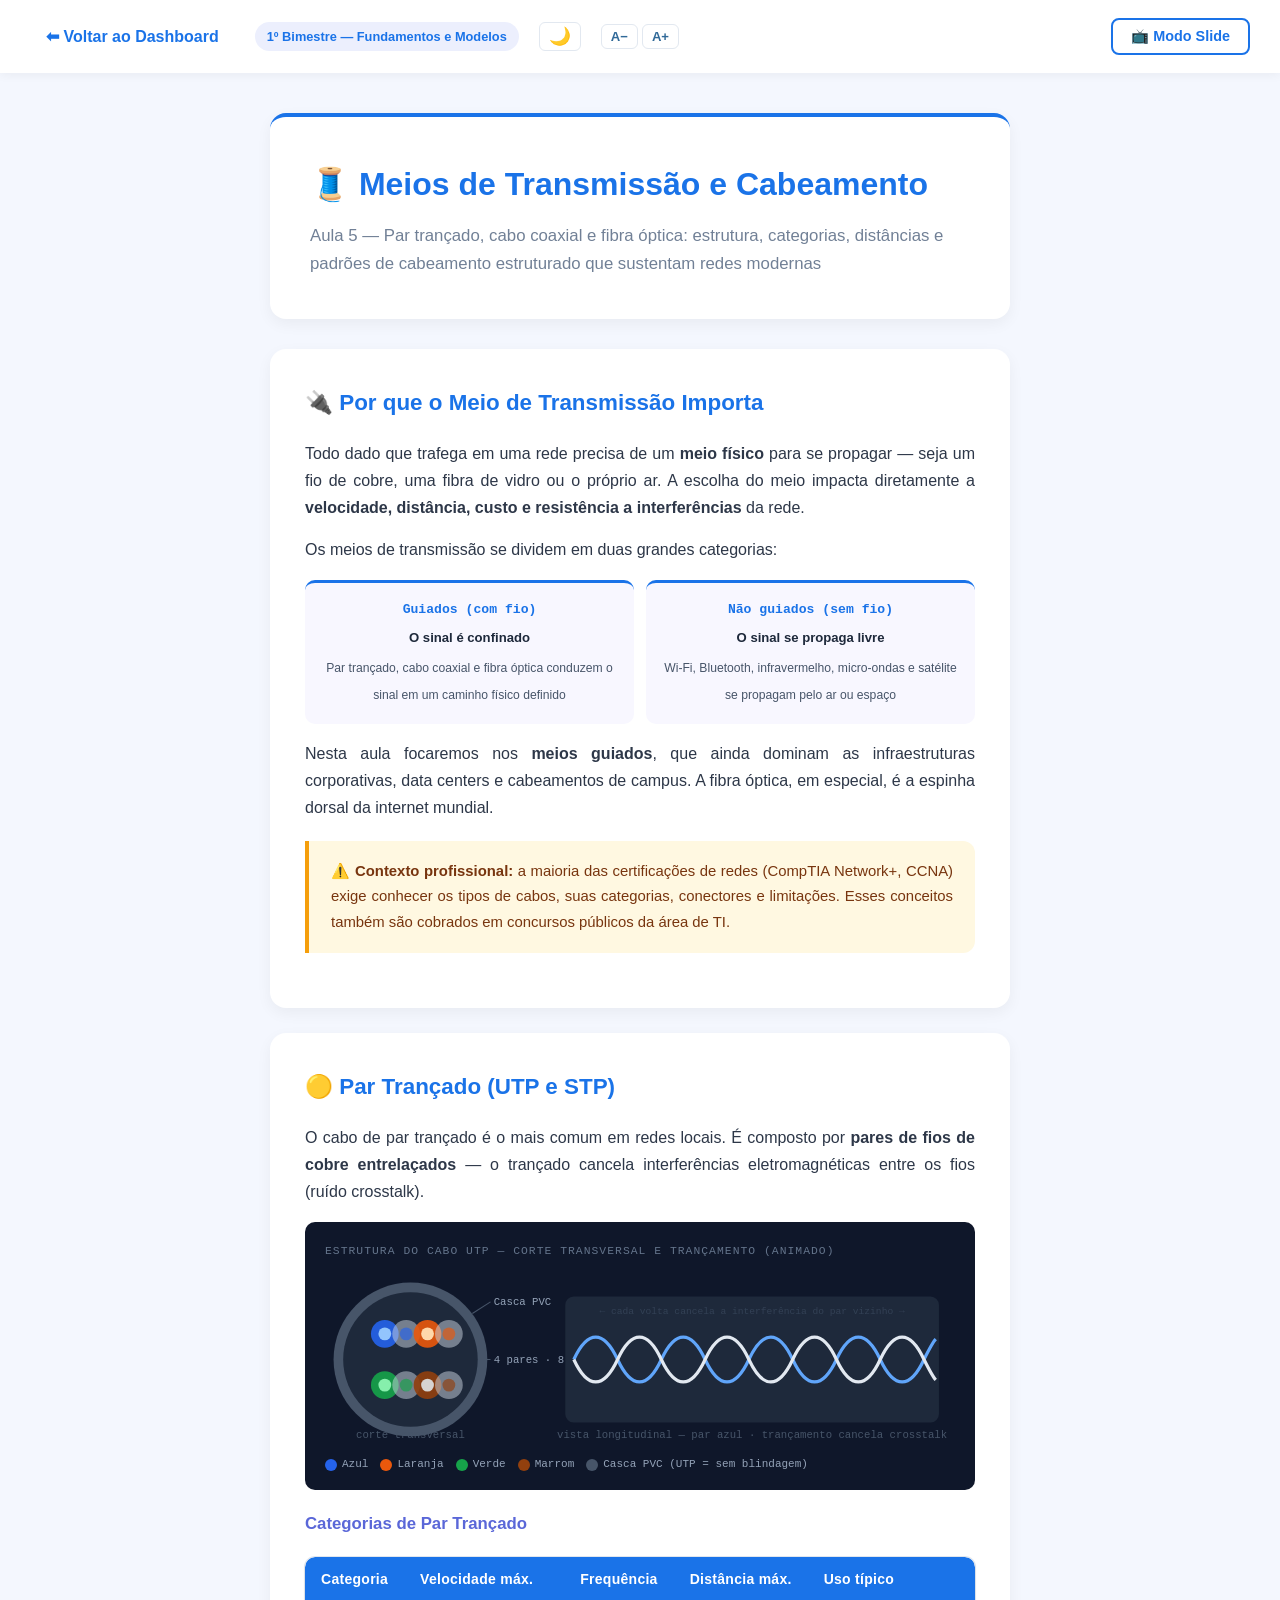
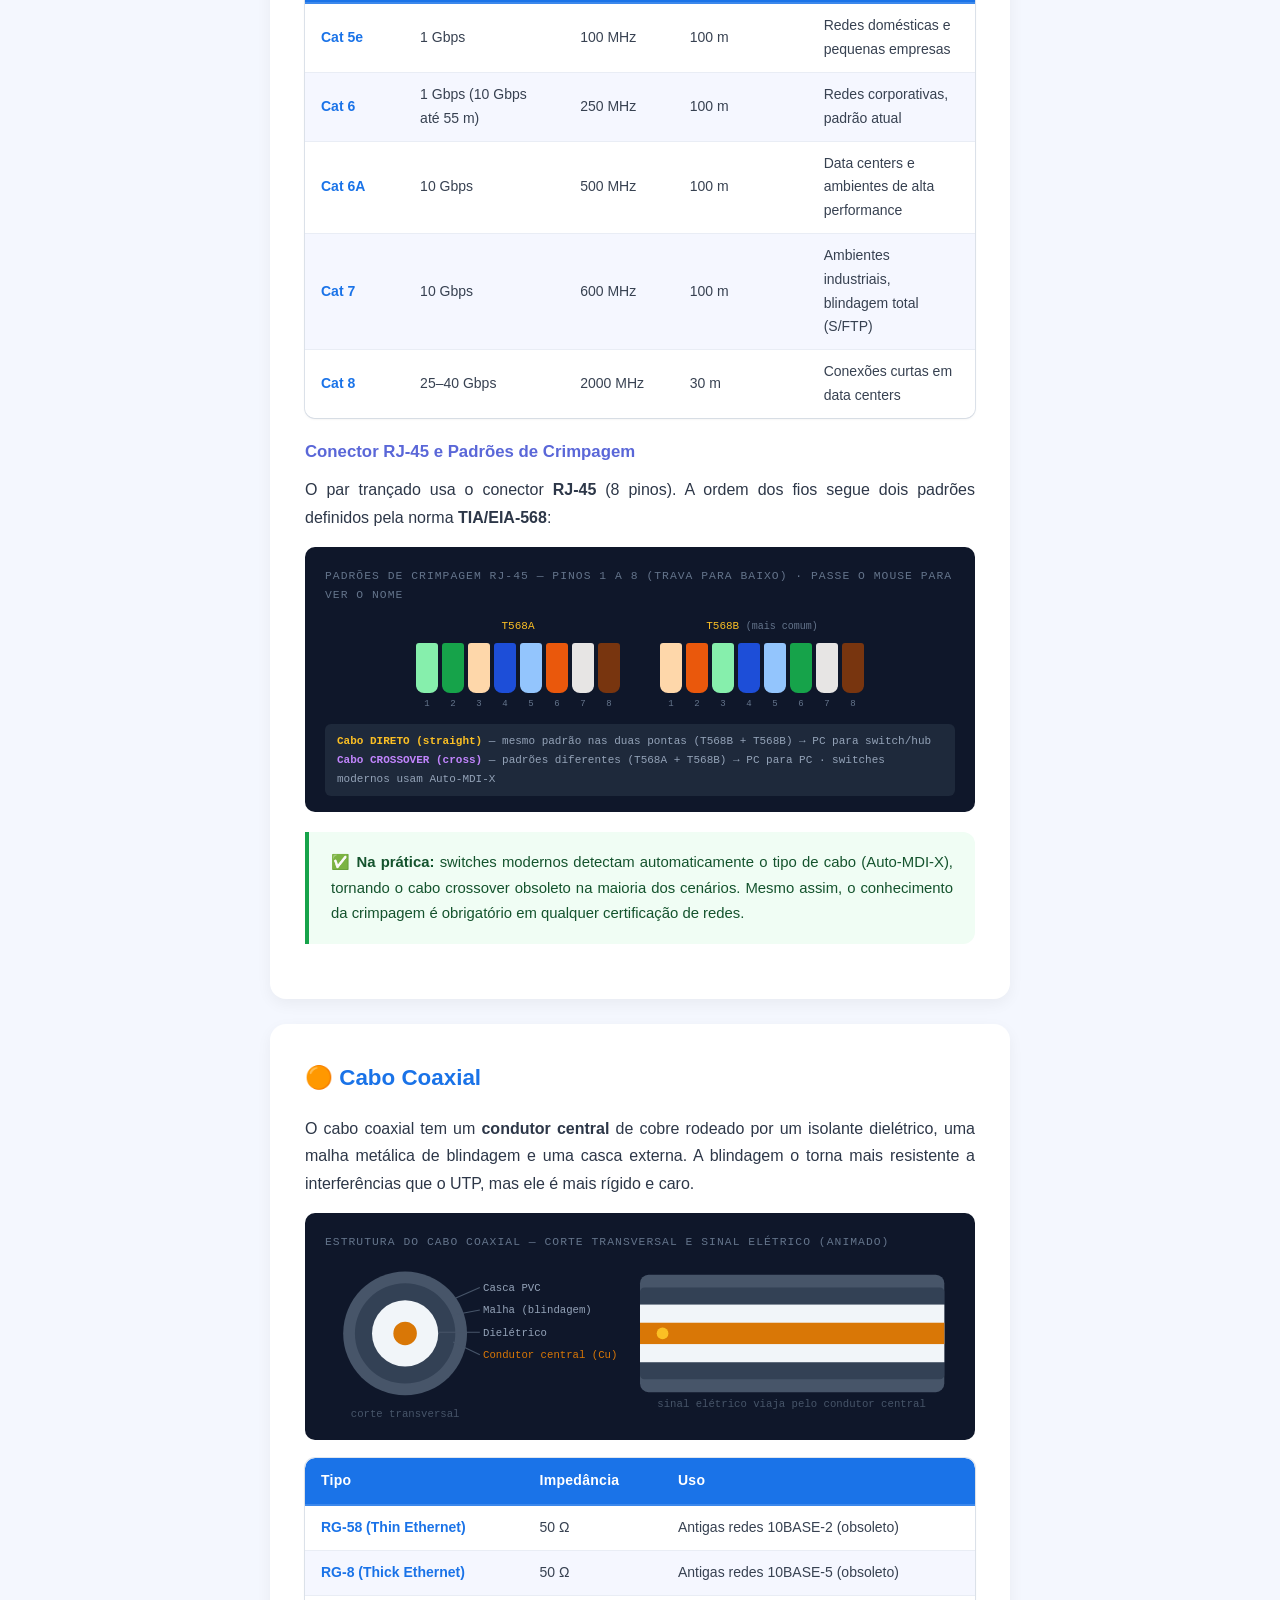
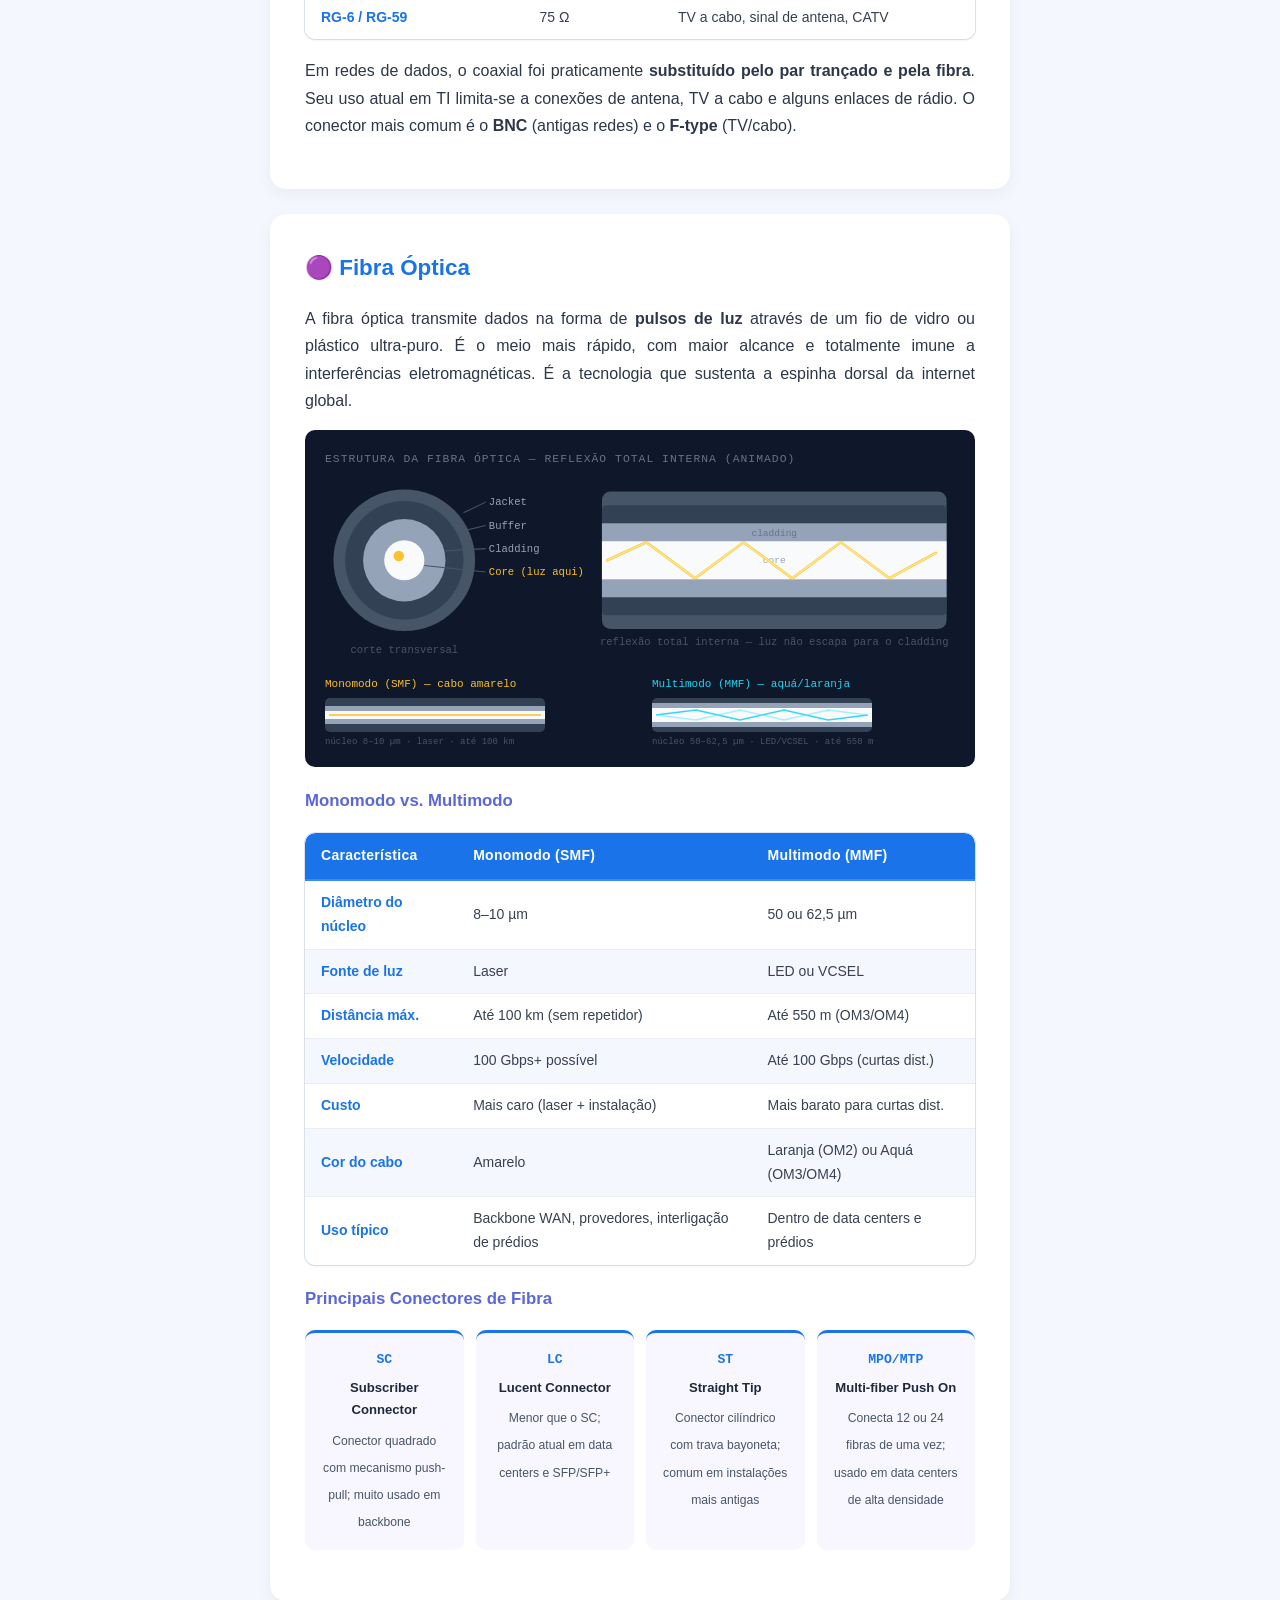
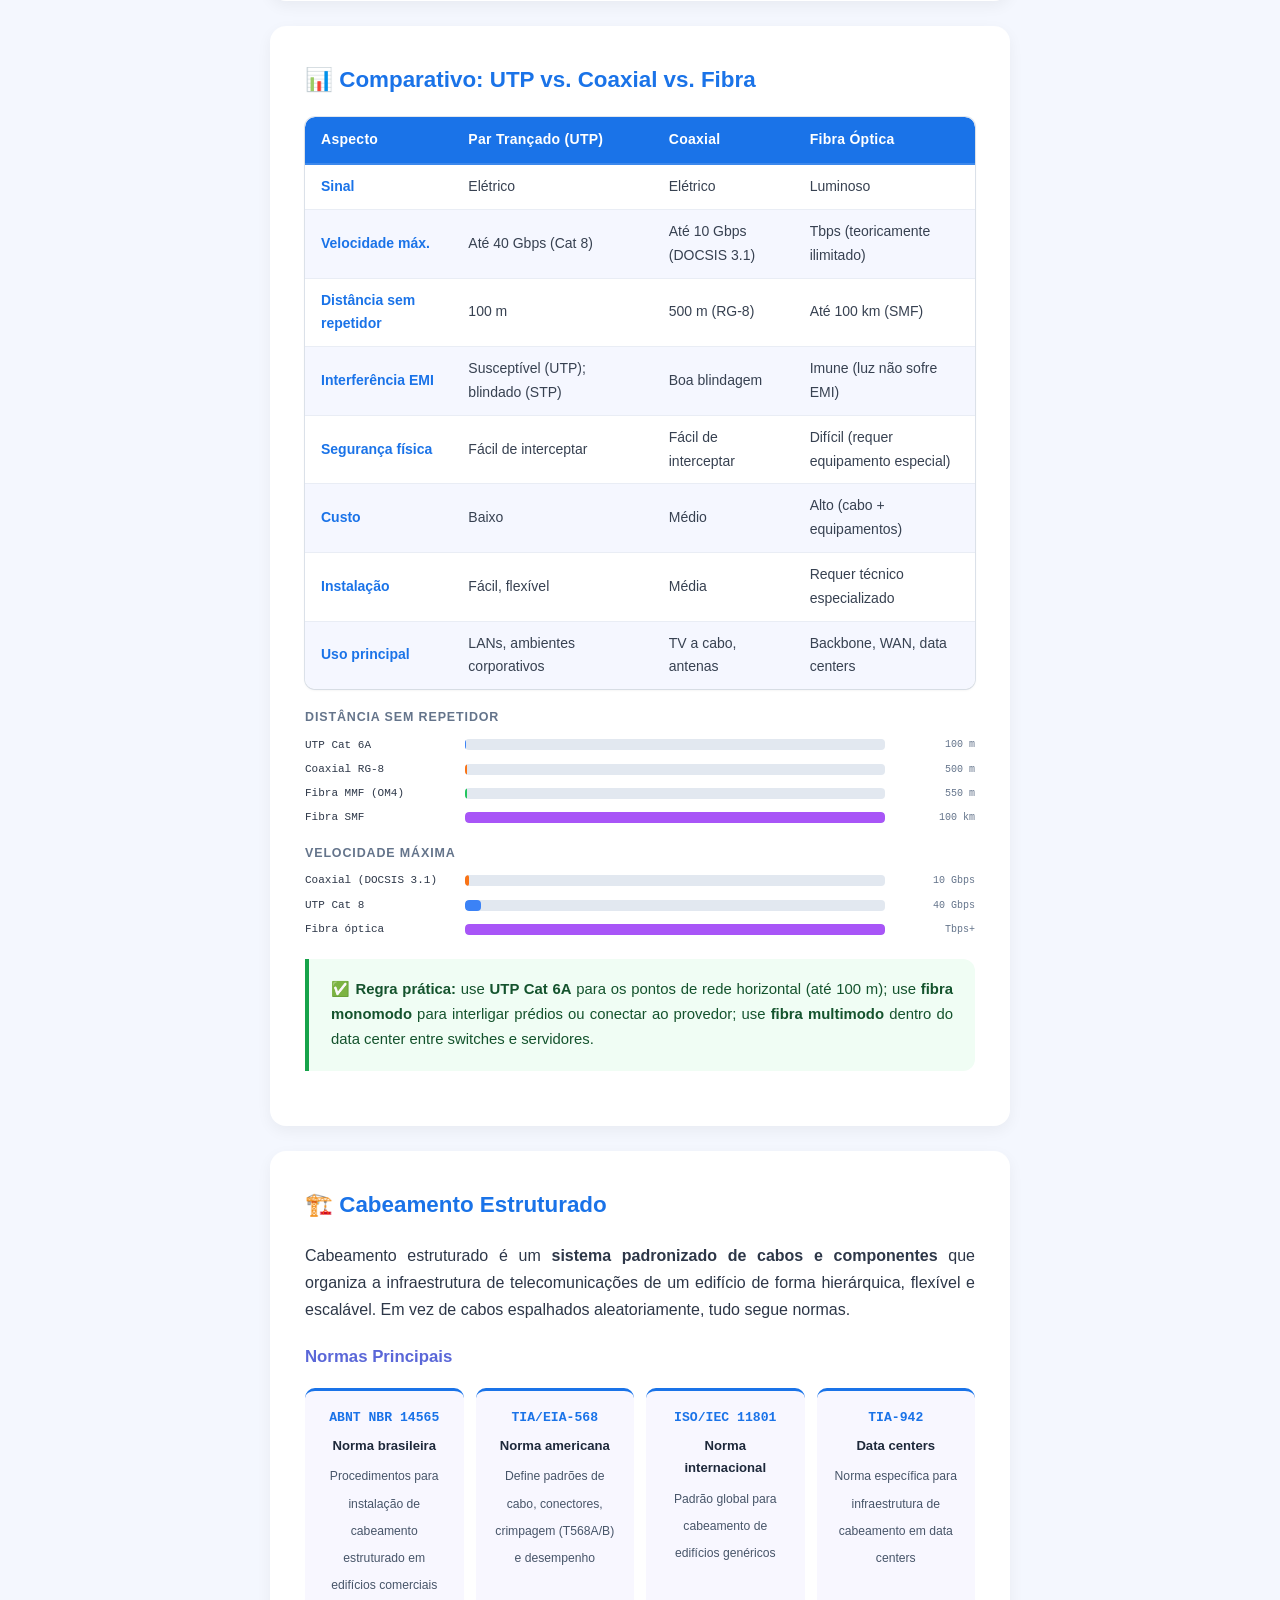
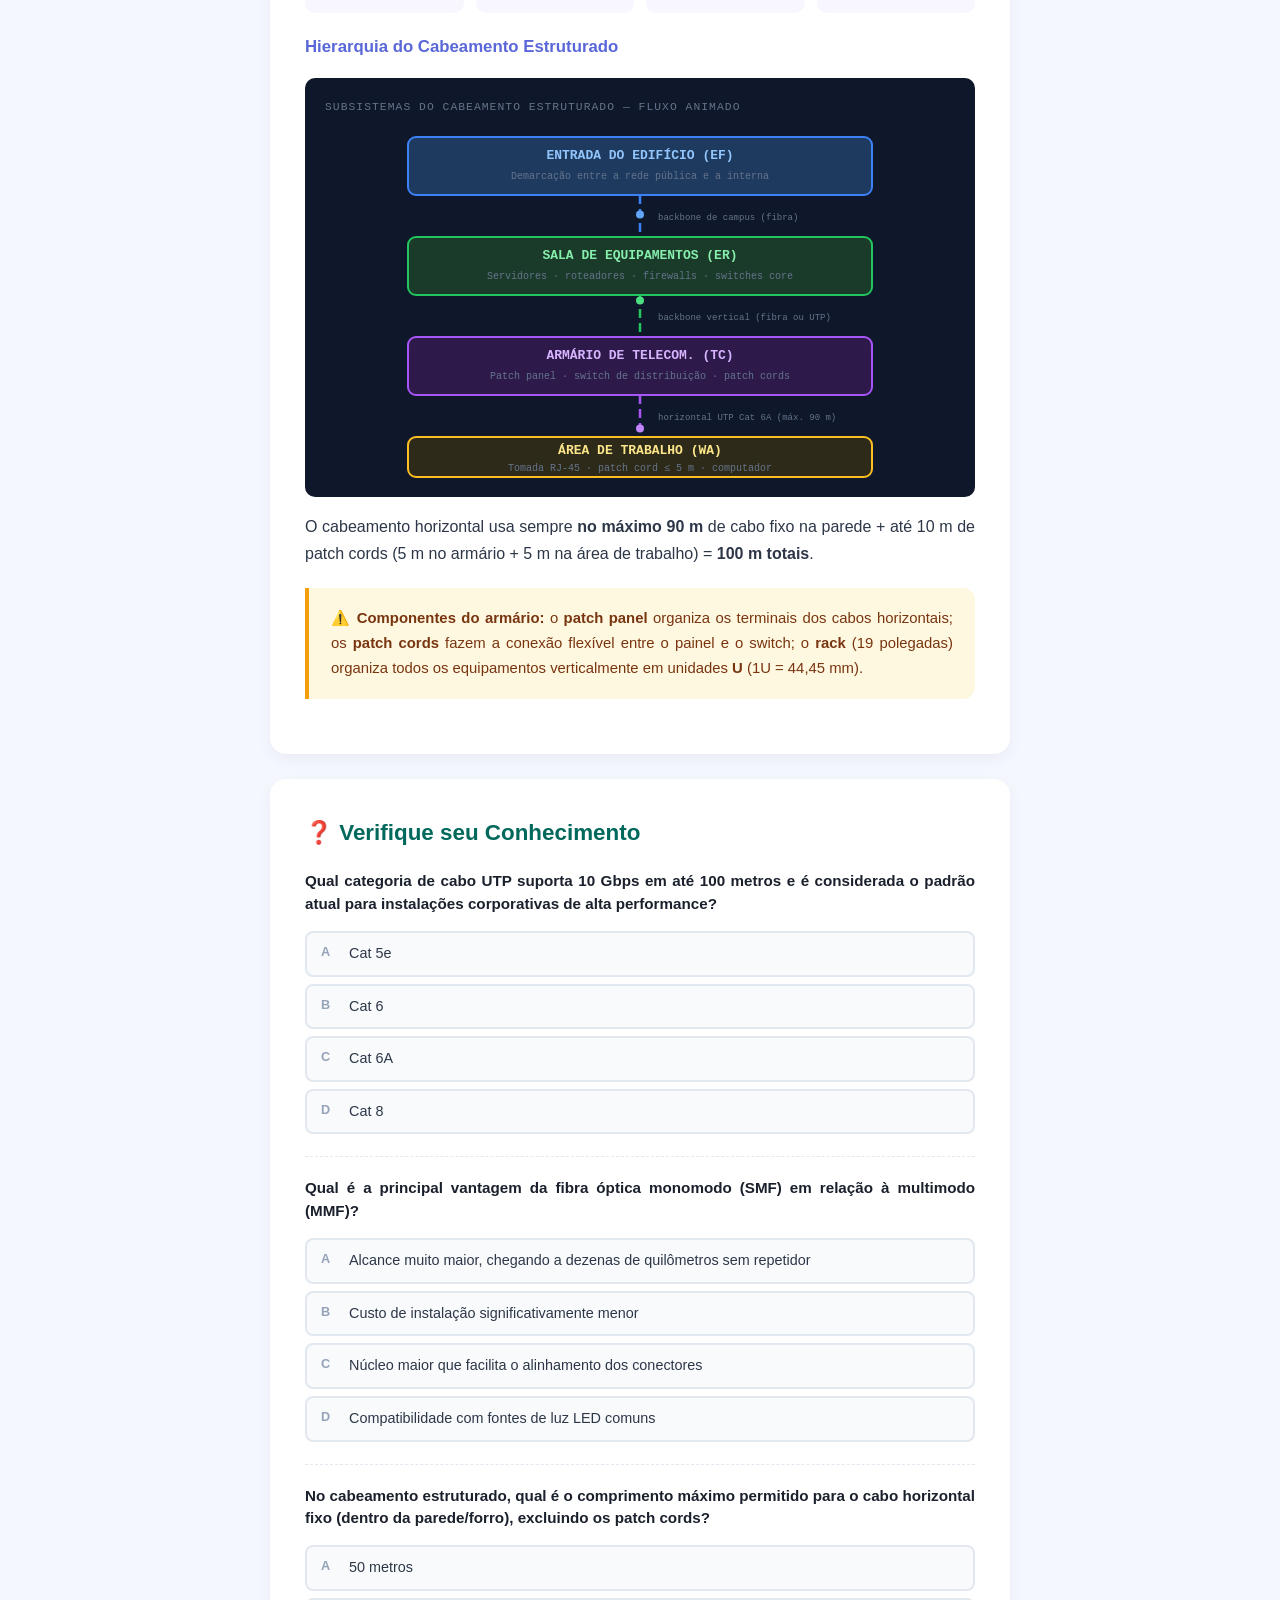
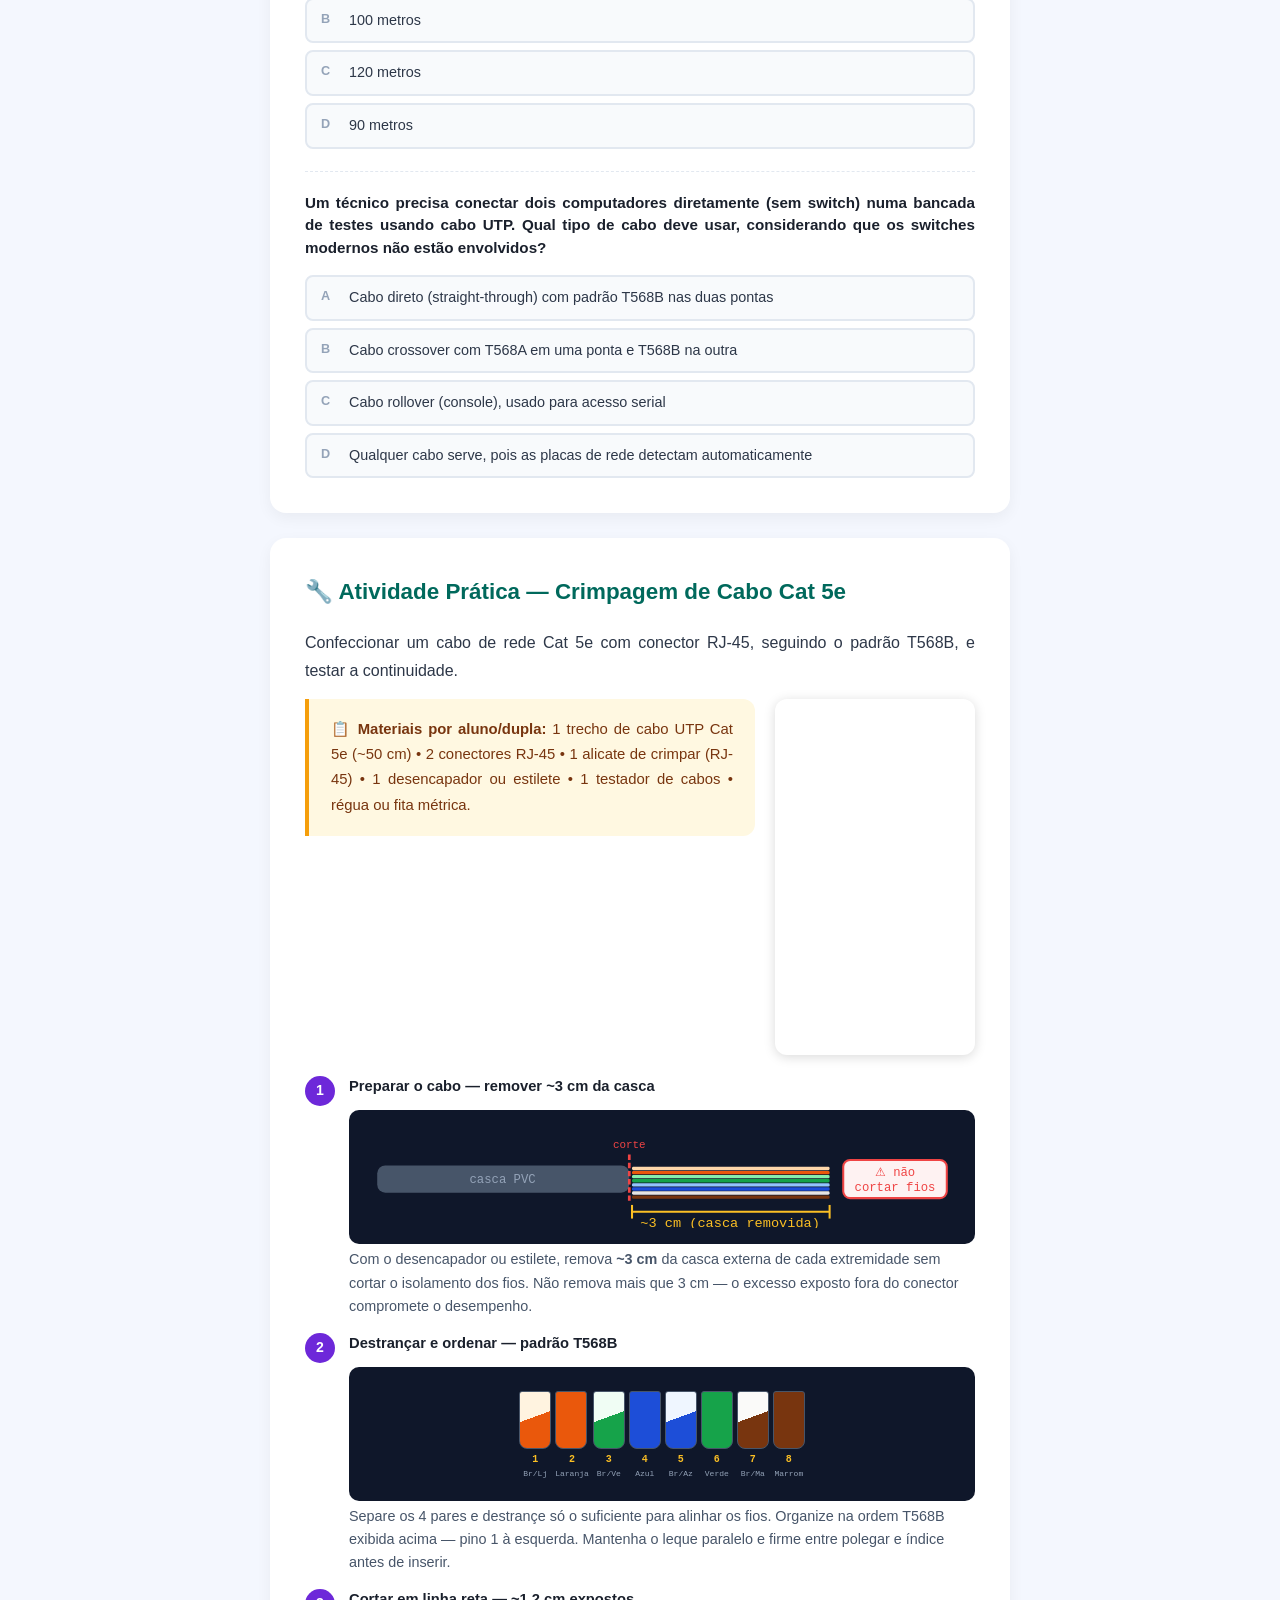
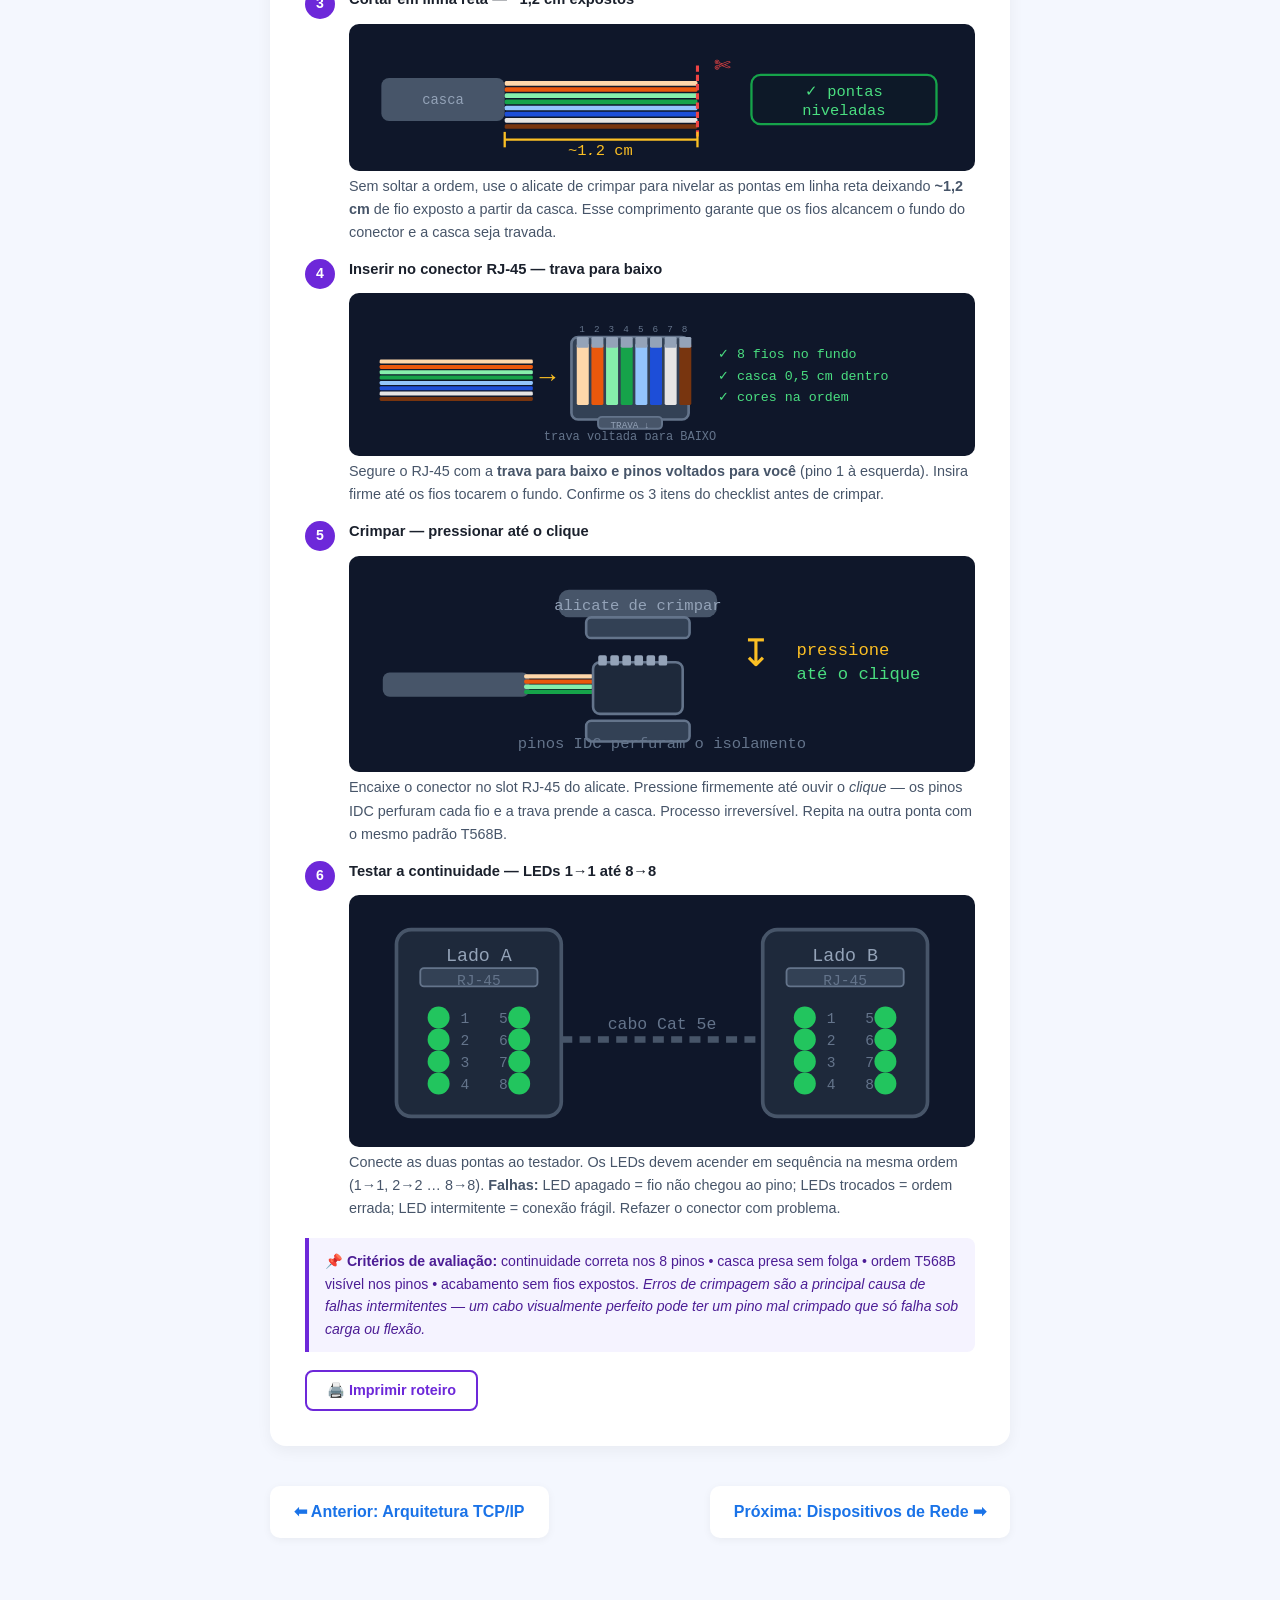
<file: rc05-meios-transmissao.html>
<!DOCTYPE html>
<html lang="pt-BR">
<head>
    <meta charset="UTF-8">
    <meta name="viewport" content="width=device-width, initial-scale=1.0">
    <title>Aula 5 &mdash; Meios de Transmiss&atilde;o e Cabeamento</title>
    <link rel="stylesheet" href="slide-mode.css">
    <link rel="stylesheet" href="exercise.css">
    <link rel="stylesheet" href="lesson.css">
    <style>
        :root {
            --primary:   #1a73e8;
            --secondary: #0d47a1;
            --bg-light:  #f4f7fe;
            --text-dark: #2d3748;
        }

        /* ── Cable & Network Visualizations ───────────────── */
        .viz-wrap {
            background: #0f172a;
            border-radius: 10px;
            padding: 1.25rem 1.25rem 1rem;
            margin: 1rem 0;
            overflow: hidden;
        }
        .viz-title {
            color: #64748b;
            font-size: 0.71rem;
            text-transform: uppercase;
            letter-spacing: .09em;
            margin-bottom: .75rem;
            font-family: 'Courier New', monospace;
        }
        @keyframes draw-path {
            from { stroke-dashoffset: 900; }
            to   { stroke-dashoffset: 0;   }
        }
        .tw-wire {
            stroke-dasharray: 900;
            stroke-dashoffset: 900;
            animation: draw-path 2s ease forwards;
        }
        @keyframes light-travel {
            0%   { stroke-dashoffset: 700; opacity: 0.1; }
            45%  { opacity: 1; }
            100% { stroke-dashoffset: 0;   opacity: 0.1; }
        }
        .light-beam  { stroke-dasharray: 700; animation: light-travel 2.4s ease-in-out infinite; }
        .light-beam-b { animation-delay: 1.2s; }
        @keyframes dash-flow { from { stroke-dashoffset: 18; } to { stroke-dashoffset: 0; } }
        .flow-line { stroke-dasharray: 9 5; animation: dash-flow .7s linear infinite; }
        /* Crimping activity */
        @keyframes crimp-press {
            0%,30%  { transform: translateY(0); }
            50%,65% { transform: translateY(-16px); }
            85%,100%{ transform: translateY(0); }
        }
        .crimp-jaw { animation: crimp-press 2.2s ease-in-out infinite; transform-box: fill-box; transform-origin: top center; }
        @keyframes led-seq {
            0%,8%    { opacity: .15; }
            15%,88%  { opacity: 1; }
            96%,100% { opacity: .15; }
        }
        .led-1 { animation: led-seq 3.2s infinite; animation-delay: 0s; }
        .led-2 { animation: led-seq 3.2s infinite; animation-delay: .35s; }
        .led-3 { animation: led-seq 3.2s infinite; animation-delay: .7s; }
        .led-4 { animation: led-seq 3.2s infinite; animation-delay: 1.05s; }
        .led-5 { animation: led-seq 3.2s infinite; animation-delay: 1.4s; }
        .led-6 { animation: led-seq 3.2s infinite; animation-delay: 1.75s; }
        .led-7 { animation: led-seq 3.2s infinite; animation-delay: 2.1s; }
        .led-8 { animation: led-seq 3.2s infinite; animation-delay: 2.45s; }
        /* RJ-45 pins */
        .rj45-wrap  { display:flex; gap:2.5rem; flex-wrap:wrap; justify-content:center; margin-top:.5rem; }
        .rj45-std   { text-align:center; }
        .rj45-label { color:#fbbf24; font-family:monospace; font-size:11px; margin-bottom:7px; }
        .rj45-pins  { display:flex; gap:4px; justify-content:center; }
        .rj45-pin   { width:22px; height:50px; border-radius:3px 3px 8px 8px; cursor:default; transition:transform .15s; }
        .rj45-pin:hover { transform:translateY(-4px); }
        .rj45-nums  { display:flex; gap:4px; justify-content:center; margin-top:4px; }
        .rj45-nums span { width:22px; text-align:center; font-size:9px; font-family:monospace; color:#64748b; }
        .rj45-note  { color:#94a3b8; font-size:11px; font-family:monospace; margin-top:.75rem; padding:.5rem .75rem; background:#1e293b; border-radius:6px; line-height:1.7; }
        /* Comparison bars */
        .bar-section h4 { font-size:.78rem; color:#64748b; text-transform:uppercase; letter-spacing:.07em; margin:1rem 0 .45rem; font-weight:600; }
        .bar-row  { display:flex; align-items:center; gap:.6rem; margin:.35rem 0; }
        .bar-lbl  { font-size:11px; font-family:monospace; color:var(--text-dark); min-width:150px; }
        .bar-track { flex:1; background:#e2e8f0; border-radius:4px; height:11px; overflow:hidden; }
        .bar-fill  { height:100%; border-radius:4px; width:0; transition:width 1.4s cubic-bezier(.4,0,.2,1); }
        .bar-val   { font-size:10px; font-family:monospace; color:#64748b; min-width:80px; text-align:right; }
    </style>
</head>
<body>

<div class="top-bar">
    <a href="index.html" class="back-btn">&#x2B05; Voltar ao Dashboard</a>
    <span class="page-badge">1&ordm; Bimestre &mdash; Fundamentos e Modelos</span>
    <button class="slide-toggle" id="slideToggleBtn">&#x1F4FA; Modo Slide</button>
</div>

<div class="content-wrapper">

    <div class="lesson-hero">
        <h1>&#x1F9F5; Meios de Transmiss&atilde;o e Cabeamento</h1>
        <p class="subtitle">Aula 5 &mdash; Par tran&ccedil;ado, cabo coaxial e fibra &oacute;ptica: estrutura, categorias, dist&acirc;ncias e padr&otilde;es de cabeamento estruturado que sustentam redes modernas</p>
    </div>

    <!-- CARD 1 — Por que os meios importam -->
    <div class="content-card">
        <h2>&#x1F50C; Por que o Meio de Transmiss&atilde;o Importa</h2>
        <p>Todo dado que trafega em uma rede precisa de um <strong>meio f&iacute;sico</strong> para se propagar &mdash; seja um fio de cobre, uma fibra de vidro ou o pr&oacute;prio ar. A escolha do meio impacta diretamente a <strong>velocidade, dist&acirc;ncia, custo e resist&ecirc;ncia a interfer&ecirc;ncias</strong> da rede.</p>

        <p>Os meios de transmiss&atilde;o se dividem em duas grandes categorias:</p>

        <div class="cmd-grid">
            <div class="cmd-card">
                <span class="cmd">Guiados (com fio)</span>
                <strong>O sinal &eacute; confinado</strong>
                <span>Par tran&ccedil;ado, cabo coaxial e fibra &oacute;ptica conduzem o sinal em um caminho f&iacute;sico definido</span>
            </div>
            <div class="cmd-card">
                <span class="cmd">N&atilde;o guiados (sem fio)</span>
                <strong>O sinal se propaga livre</strong>
                <span>Wi-Fi, Bluetooth, infravermelho, micro-ondas e sat&eacute;lite se propagam pelo ar ou espa&ccedil;o</span>
            </div>
        </div>

        <p>Nesta aula focaremos nos <strong>meios guiados</strong>, que ainda dominam as infraestruturas corporativas, data centers e cabeamentos de campus. A fibra &oacute;ptica, em especial, &eacute; a espinha dorsal da internet mundial.</p>

        <div class="alert-box">
            <p>&#x26A0;&#xFE0F; <strong>Contexto profissional:</strong> a maioria das certifica&ccedil;&otilde;es de redes (CompTIA Network+, CCNA) exige conhecer os tipos de cabos, suas categorias, conec&shy;tores e limita&ccedil;&otilde;es. Esses conceitos tamb&eacute;m s&atilde;o cobrados em concursos p&uacute;blicos da &aacute;rea de TI.</p>
        </div>
    </div>

    <!-- CARD 2 — Par trançado -->
    <div class="content-card">
        <h2>&#x1F7E1; Par Tran&ccedil;ado (UTP e STP)</h2>
        <p>O cabo de par tran&ccedil;ado &eacute; o mais comum em redes locais. &Eacute; composto por <strong>pares de fios de cobre entrelaçados</strong> &mdash; o tran&ccedil;ado cancela interfer&ecirc;ncias eletromagn&eacute;ticas entre os fios (ru&iacute;do crosstalk).</p>

        <div class="viz-wrap">
            <div class="viz-title">Estrutura do cabo UTP — corte transversal e trançamento (animado)</div>
            <svg viewBox="0 0 590 162" xmlns="http://www.w3.org/2000/svg" style="width:100%;display:block">
                <!-- Cross section -->
                <circle cx="80" cy="81" r="72" fill="#475569"/>
                <circle cx="80" cy="81" r="63" fill="#1e293b"/>
                <!-- Par 1 – Azul -->
                <circle cx="56"  cy="57"  r="13" fill="#2563eb" opacity=".9"/>
                <circle cx="56"  cy="57"  r="6"  fill="#93c5fd"/>
                <circle cx="76"  cy="57"  r="13" fill="#cbd5e1" opacity=".5"/>
                <circle cx="76"  cy="57"  r="6"  fill="#2563eb" opacity=".65"/>
                <!-- Par 2 – Laranja -->
                <circle cx="96"  cy="57"  r="13" fill="#ea580c" opacity=".9"/>
                <circle cx="96"  cy="57"  r="6"  fill="#fed7aa"/>
                <circle cx="116" cy="57"  r="13" fill="#cbd5e1" opacity=".5"/>
                <circle cx="116" cy="57"  r="6"  fill="#ea580c" opacity=".65"/>
                <!-- Par 3 – Verde -->
                <circle cx="56"  cy="105" r="13" fill="#16a34a" opacity=".9"/>
                <circle cx="56"  cy="105" r="6"  fill="#86efac"/>
                <circle cx="76"  cy="105" r="13" fill="#cbd5e1" opacity=".5"/>
                <circle cx="76"  cy="105" r="6"  fill="#16a34a" opacity=".65"/>
                <!-- Par 4 – Marrom -->
                <circle cx="96"  cy="105" r="13" fill="#92400e" opacity=".9"/>
                <circle cx="96"  cy="105" r="6"  fill="#d6d3d1"/>
                <circle cx="116" cy="105" r="13" fill="#cbd5e1" opacity=".5"/>
                <circle cx="116" cy="105" r="6"  fill="#92400e" opacity=".65"/>
                <!-- Label arrows -->
                <line x1="155" y1="27" x2="138" y2="38"  stroke="#475569" stroke-width="1"/>
                <text x="158" y="30" fill="#94a3b8" font-size="10" font-family="monospace">Casca PVC</text>
                <line x1="155" y1="81" x2="144" y2="81"  stroke="#475569" stroke-width="1"/>
                <text x="158" y="84" fill="#94a3b8" font-size="10" font-family="monospace">4 pares · 8 fios</text>
                <text x="80"  y="155" text-anchor="middle" fill="#475569" font-size="10" font-family="monospace">corte transversal</text>
                <!-- Longitudinal twisted view -->
                <rect x="225" y="22" width="350" height="118" rx="8" fill="#1e293b"/>
                <text x="400" y="155" text-anchor="middle" fill="#475569" font-size="10" font-family="monospace">vista longitudinal — par azul · trançamento cancela crosstalk</text>
                <text x="400" y="38" text-anchor="middle" fill="#334155" font-size="9" font-family="monospace">← cada volta cancela a interferência do par vizinho →</text>
                <!-- Wire A animated draw -->
                <path class="tw-wire"
                      d="M233,81 C246,53 261,53 274,81 C287,109 302,109 315,81 C328,53 343,53 356,81 C369,109 384,109 397,81 C410,53 425,53 438,81 C451,109 466,109 479,81 C492,53 507,53 520,81 C533,109 548,109 561,81 C568,67 570,64 572,62"
                      stroke="#60a5fa" stroke-width="3" fill="none" style="animation-delay:0s"/>
                <!-- Wire B animated draw (opposite phase) -->
                <path class="tw-wire"
                      d="M233,81 C246,109 261,109 274,81 C287,53 302,53 315,81 C328,109 343,109 356,81 C369,53 384,53 397,81 C410,109 425,109 438,81 C451,53 466,53 479,81 C492,109 507,109 520,81 C533,53 548,53 561,81 C568,95 570,98 572,100"
                      stroke="#e2e8f0" stroke-width="3" fill="none" style="animation-delay:.35s"/>
            </svg>
            <div style="display:flex;gap:.75rem;margin-top:.6rem;flex-wrap:wrap">
                <span style="display:flex;align-items:center;gap:5px"><span style="width:12px;height:12px;border-radius:50%;background:#2563eb;display:inline-block"></span><span style="color:#94a3b8;font-size:11px;font-family:monospace">Azul</span></span>
                <span style="display:flex;align-items:center;gap:5px"><span style="width:12px;height:12px;border-radius:50%;background:#ea580c;display:inline-block"></span><span style="color:#94a3b8;font-size:11px;font-family:monospace">Laranja</span></span>
                <span style="display:flex;align-items:center;gap:5px"><span style="width:12px;height:12px;border-radius:50%;background:#16a34a;display:inline-block"></span><span style="color:#94a3b8;font-size:11px;font-family:monospace">Verde</span></span>
                <span style="display:flex;align-items:center;gap:5px"><span style="width:12px;height:12px;border-radius:50%;background:#92400e;display:inline-block"></span><span style="color:#94a3b8;font-size:11px;font-family:monospace">Marrom</span></span>
                <span style="display:flex;align-items:center;gap:5px"><span style="width:12px;height:12px;border-radius:50%;background:#475569;display:inline-block"></span><span style="color:#94a3b8;font-size:11px;font-family:monospace">Casca PVC (UTP = sem blindagem)</span></span>
            </div>
        </div>

        <h3>Categorias de Par Tran&ccedil;ado</h3>
        <table>
            <thead>
                <tr>
                    <th>Categoria</th>
                    <th>Velocidade m&aacute;x.</th>
                    <th>Frequ&ecirc;ncia</th>
                    <th>Dist&acirc;ncia m&aacute;x.</th>
                    <th>Uso t&iacute;pico</th>
                </tr>
            </thead>
            <tbody>
                <tr>
                    <td><strong>Cat 5e</strong></td>
                    <td>1 Gbps</td>
                    <td>100 MHz</td>
                    <td>100 m</td>
                    <td>Redes dom&eacute;sticas e pequenas empresas</td>
                </tr>
                <tr>
                    <td><strong>Cat 6</strong></td>
                    <td>1 Gbps (10 Gbps at&eacute; 55 m)</td>
                    <td>250 MHz</td>
                    <td>100 m</td>
                    <td>Redes corporativas, padr&atilde;o atual</td>
                </tr>
                <tr>
                    <td><strong>Cat 6A</strong></td>
                    <td>10 Gbps</td>
                    <td>500 MHz</td>
                    <td>100 m</td>
                    <td>Data centers e ambientes de alta performance</td>
                </tr>
                <tr>
                    <td><strong>Cat 7</strong></td>
                    <td>10 Gbps</td>
                    <td>600 MHz</td>
                    <td>100 m</td>
                    <td>Ambientes industriais, blindagem total (S/FTP)</td>
                </tr>
                <tr>
                    <td><strong>Cat 8</strong></td>
                    <td>25&ndash;40 Gbps</td>
                    <td>2000 MHz</td>
                    <td>30 m</td>
                    <td>Conex&otilde;es curtas em data centers</td>
                </tr>
            </tbody>
        </table>

        <h3>Conector RJ-45 e Padr&otilde;es de Crimpagem</h3>
        <p>O par tran&ccedil;ado usa o conector <strong>RJ-45</strong> (8 pinos). A ordem dos fios segue dois padr&otilde;es definidos pela norma <strong>TIA/EIA-568</strong>:</p>

        <div class="viz-wrap">
            <div class="viz-title">Padrões de crimpagem RJ-45 — pinos 1 a 8 (trava para baixo) · passe o mouse para ver o nome</div>
            <div class="rj45-wrap">
                <!-- T568A -->
                <div class="rj45-std">
                    <div class="rj45-label">T568A</div>
                    <div class="rj45-pins">
                        <div class="rj45-pin" style="background:#86efac" title="Pino 1 — Branco/Verde"></div>
                        <div class="rj45-pin" style="background:#16a34a" title="Pino 2 — Verde"></div>
                        <div class="rj45-pin" style="background:#fed7aa" title="Pino 3 — Branco/Laranja"></div>
                        <div class="rj45-pin" style="background:#1d4ed8" title="Pino 4 — Azul"></div>
                        <div class="rj45-pin" style="background:#93c5fd" title="Pino 5 — Branco/Azul"></div>
                        <div class="rj45-pin" style="background:#ea580c" title="Pino 6 — Laranja"></div>
                        <div class="rj45-pin" style="background:#e7e5e4" title="Pino 7 — Branco/Marrom"></div>
                        <div class="rj45-pin" style="background:#78350f" title="Pino 8 — Marrom"></div>
                    </div>
                    <div class="rj45-nums"><span>1</span><span>2</span><span>3</span><span>4</span><span>5</span><span>6</span><span>7</span><span>8</span></div>
                </div>
                <!-- T568B -->
                <div class="rj45-std">
                    <div class="rj45-label">T568B <span style="color:#64748b;font-size:10px">(mais comum)</span></div>
                    <div class="rj45-pins">
                        <div class="rj45-pin" style="background:#fed7aa" title="Pino 1 — Branco/Laranja"></div>
                        <div class="rj45-pin" style="background:#ea580c" title="Pino 2 — Laranja"></div>
                        <div class="rj45-pin" style="background:#86efac" title="Pino 3 — Branco/Verde"></div>
                        <div class="rj45-pin" style="background:#1d4ed8" title="Pino 4 — Azul"></div>
                        <div class="rj45-pin" style="background:#93c5fd" title="Pino 5 — Branco/Azul"></div>
                        <div class="rj45-pin" style="background:#16a34a" title="Pino 6 — Verde"></div>
                        <div class="rj45-pin" style="background:#e7e5e4" title="Pino 7 — Branco/Marrom"></div>
                        <div class="rj45-pin" style="background:#78350f" title="Pino 8 — Marrom"></div>
                    </div>
                    <div class="rj45-nums"><span>1</span><span>2</span><span>3</span><span>4</span><span>5</span><span>6</span><span>7</span><span>8</span></div>
                </div>
            </div>
            <div class="rj45-note">
                <strong style="color:#fbbf24">Cabo DIRETO (straight)</strong> — mesmo padrão nas duas pontas (T568B + T568B) → PC para switch/hub<br>
                <strong style="color:#c084fc">Cabo CROSSOVER (cross)</strong> — padrões diferentes (T568A + T568B) → PC para PC · switches modernos usam Auto-MDI-X
            </div>
        </div>

        <div class="tip-box">
            <p>&#x2705; <strong>Na pr&aacute;tica:</strong> switches modernos detectam automaticamente o tipo de cabo (Auto-MDI-X), tornando o cabo crossover obsoleto na maioria dos cen&aacute;rios. Mesmo assim, o conhecimento da crimpagem &eacute; obrigat&oacute;rio em qualquer certifica&ccedil;&atilde;o de redes.</p>
        </div>
    </div>

    <!-- CARD 3 — Cabo coaxial -->
    <div class="content-card">
        <h2>&#x1F7E0; Cabo Coaxial</h2>
        <p>O cabo coaxial tem um <strong>condutor central</strong> de cobre rodeado por um isolante diel&eacute;trico, uma malha met&aacute;lica de blindagem e uma casca externa. A blindagem o torna mais resistente a interfer&ecirc;ncias que o UTP, mas ele &eacute; mais r&iacute;gido e caro.</p>

        <div class="viz-wrap">
            <div class="viz-title">Estrutura do cabo coaxial — corte transversal e sinal elétrico (animado)</div>
            <svg viewBox="0 0 590 150" xmlns="http://www.w3.org/2000/svg" style="width:100%;display:block">
                <!-- ─── Longitudinal section renderizado PRIMEIRO (fundo) ─── -->
                <rect x="295" y="10"  width="285" height="110" rx="8" fill="#475569"/>
                <rect x="295" y="22"  width="285" height="86"  rx="4" fill="#334155"/>
                <rect x="295" y="38"  width="285" height="54"  rx="0" fill="#f1f5f9"/>
                <rect x="295" y="55"  width="285" height="20"  rx="0" fill="#d97706"/>
                <!-- Animated signal dot -->
                <circle cx="301" cy="65" r="5.5" fill="#fbbf24">
                    <animate attributeName="cx" from="301" to="574" dur="1.8s" repeatCount="indefinite"/>
                    <animate attributeName="opacity" values="1;1;0" keyTimes="0;0.82;1" dur="1.8s" repeatCount="indefinite"/>
                </circle>
                <text x="437" y="134" text-anchor="middle" fill="#475569" font-size="10" font-family="monospace">sinal elétrico viaja pelo condutor central</text>
                <!-- ─── Cross section renderizado POR CIMA ─── -->
                <circle cx="75" cy="65" r="58" fill="#475569"/>
                <circle cx="75" cy="65" r="47" fill="#334155"/>
                <circle cx="75" cy="65" r="31" fill="#f1f5f9"/>
                <circle cx="75" cy="65" r="11" fill="#d97706"/>
                <!-- Labels -->
                <text x="75" y="143" text-anchor="middle" fill="#475569" font-size="10" font-family="monospace">corte transversal</text>
                <line x1="145" y1="22" x2="122" y2="32" stroke="#475569" stroke-width="1"/>
                <text x="148" y="25" fill="#94a3b8" font-size="10" font-family="monospace">Casca PVC</text>
                <line x1="145" y1="43" x2="119" y2="48" stroke="#475569" stroke-width="1"/>
                <text x="148" y="46" fill="#94a3b8" font-size="10" font-family="monospace">Malha (blindagem)</text>
                <line x1="145" y1="64" x2="106" y2="64" stroke="#475569" stroke-width="1"/>
                <text x="148" y="67" fill="#94a3b8" font-size="10" font-family="monospace">Diel&#233;trico</text>
                <line x1="145" y1="85" x2="120" y2="73" stroke="#475569" stroke-width="1"/>
                <text x="148" y="88" fill="#d97706" font-size="10" font-family="monospace">Condutor central (Cu)</text>
            </svg>
        </div>

        <table>
            <thead>
                <tr>
                    <th>Tipo</th>
                    <th>Imped&acirc;ncia</th>
                    <th>Uso</th>
                </tr>
            </thead>
            <tbody>
                <tr>
                    <td><strong>RG-58 (Thin Ethernet)</strong></td>
                    <td>50 &Omega;</td>
                    <td>Antigas redes 10BASE-2 (obsoleto)</td>
                </tr>
                <tr>
                    <td><strong>RG-8 (Thick Ethernet)</strong></td>
                    <td>50 &Omega;</td>
                    <td>Antigas redes 10BASE-5 (obsoleto)</td>
                </tr>
                <tr>
                    <td><strong>RG-6 / RG-59</strong></td>
                    <td>75 &Omega;</td>
                    <td>TV a cabo, sinal de antena, CATV</td>
                </tr>
            </tbody>
        </table>

        <p>Em redes de dados, o coaxial foi praticamente <strong>substitu&iacute;do pelo par tran&ccedil;ado e pela fibra</strong>. Seu uso atual em TI limita-se a conex&otilde;es de antena, TV a cabo e alguns enlaces de r&aacute;dio. O conector mais comum &eacute; o <strong>BNC</strong> (antigas redes) e o <strong>F-type</strong> (TV/cabo).</p>
    </div>

    <!-- CARD 4 — Fibra óptica -->
    <div class="content-card">
        <h2>&#x1F7E3; Fibra &Oacute;ptica</h2>
        <p>A fibra &oacute;ptica transmite dados na forma de <strong>pulsos de luz</strong> atrav&eacute;s de um fio de vidro ou pl&aacute;stico ultra-puro. &Eacute; o meio mais r&aacute;pido, com maior alcance e totalmente imune a interfer&ecirc;ncias eletromagn&eacute;ticas. &Eacute; a tecnologia que sustenta a espinha dorsal da internet global.</p>

        <div class="viz-wrap">
            <div class="viz-title">Estrutura da fibra óptica — reflexão total interna (animado)</div>
            <svg viewBox="0 0 596 168" xmlns="http://www.w3.org/2000/svg" style="width:100%;display:block">
                <!-- ─── Longitudinal renderizado PRIMEIRO (fundo) ─── -->
                <rect x="262" y="10"  width="326" height="130" rx="8" fill="#475569"/>
                <rect x="262" y="23"  width="326" height="104" rx="4" fill="#334155"/>
                <rect x="262" y="40"  width="326" height="70"  rx="0" fill="#94a3b8"/>
                <rect x="262" y="57"  width="326" height="36"  rx="0" fill="#f8fafc"/>
                <text x="425" y="52"  text-anchor="middle" fill="#64748b" font-size="9" font-family="monospace">cladding</text>
                <text x="425" y="78"  text-anchor="middle" fill="#94a3b8" font-size="9" font-family="monospace">core</text>
                <!-- Light beams -->
                <path d="M267,75 L304,58 L350,92 L396,58 L442,92 L488,58 L534,92 L578,68"
                      stroke="#fbbf24" stroke-width="2.5" fill="none" stroke-linecap="round"
                      class="light-beam"/>
                <path d="M267,75 L304,58 L350,92 L396,58 L442,92 L488,58 L534,92 L578,68"
                      stroke="#fde68a" stroke-width="1.5" fill="none" stroke-linecap="round"
                      class="light-beam light-beam-b"/>
                <text x="425" y="155" text-anchor="middle" fill="#475569" font-size="10" font-family="monospace">reflex&#227;o total interna &#8212; luz n&#227;o escapa para o cladding</text>
                <!-- ─── Cross section renderizado POR CIMA ─── -->
                <circle cx="75" cy="75" r="67" fill="#475569"/>
                <circle cx="75" cy="75" r="56" fill="#334155"/>
                <circle cx="75" cy="75" r="39" fill="#94a3b8"/>
                <circle cx="75" cy="75" r="19" fill="#f8fafc"/>
                <!-- Animated light in core -->
                <circle r="5" fill="#fbbf24" opacity=".95">
                    <animate attributeName="cx" values="62;88;62" dur="2s" repeatCount="indefinite"/>
                    <animate attributeName="cy" values="65;85;65" dur="2s" repeatCount="indefinite"/>
                </circle>
                <!-- Labels -->
                <text x="75" y="163" text-anchor="middle" fill="#475569" font-size="10" font-family="monospace">corte transversal</text>
                <line x1="152" y1="20" x2="131" y2="30" stroke="#475569" stroke-width="1"/>
                <text x="155" y="23" fill="#94a3b8" font-size="10" font-family="monospace">Jacket</text>
                <line x1="152" y1="42" x2="127" y2="48" stroke="#475569" stroke-width="1"/>
                <text x="155" y="45" fill="#94a3b8" font-size="10" font-family="monospace">Buffer</text>
                <line x1="152" y1="64" x2="114" y2="66" stroke="#475569" stroke-width="1"/>
                <text x="155" y="67" fill="#94a3b8" font-size="10" font-family="monospace">Cladding</text>
                <line x1="152" y1="86" x2="94"  y2="80" stroke="#475569" stroke-width="1"/>
                <text x="155" y="89" fill="#fbbf24" font-size="10" font-family="monospace">Core (luz aqui)</text>
            </svg>
            <!-- SMF vs MMF mini-comparison -->
            <div style="display:flex;gap:1.5rem;margin-top:1rem;flex-wrap:wrap">
                <div style="flex:1;min-width:190px">
                    <div style="color:#fbbf24;font-family:monospace;font-size:11px;margin-bottom:5px">Monomodo (SMF) — cabo amarelo</div>
                    <svg viewBox="0 0 220 34" style="width:100%;max-width:220px;display:block">
                        <rect x="0" y="0"  width="220" height="34" rx="5" fill="#334155"/>
                        <rect x="0" y="8"  width="220" height="18" rx="0" fill="#94a3b8"/>
                        <rect x="0" y="13" width="220" height="8"  rx="0" fill="#f8fafc"/>
                        <path d="M4,17 L216,17" stroke="#fbbf24" stroke-width="1.5" fill="none"/>
                    </svg>
                    <div style="color:#475569;font-size:9px;font-family:monospace;margin-top:3px">núcleo 8–10 µm · laser · até 100 km</div>
                </div>
                <div style="flex:1;min-width:190px">
                    <div style="color:#22d3ee;font-family:monospace;font-size:11px;margin-bottom:5px">Multimodo (MMF) — aquá/laranja</div>
                    <svg viewBox="0 0 220 34" style="width:100%;max-width:220px;display:block">
                        <rect x="0" y="0"  width="220" height="34" rx="5" fill="#334155"/>
                        <rect x="0" y="5"  width="220" height="24" rx="0" fill="#94a3b8"/>
                        <rect x="0" y="10" width="220" height="14" rx="0" fill="#f8fafc"/>
                        <path d="M4,17 L44,12 L88,22 L132,12 L176,22 L216,17" stroke="#22d3ee" stroke-width="1.5" fill="none" opacity=".9"/>
                        <path d="M4,17 L44,22 L88,12 L132,22 L176,12 L216,17" stroke="#67e8f9" stroke-width="1.5" fill="none" opacity=".55"/>
                    </svg>
                    <div style="color:#475569;font-size:9px;font-family:monospace;margin-top:3px">núcleo 50–62,5 µm · LED/VCSEL · até 550 m</div>
                </div>
            </div>
        </div>

        <h3>Monomodo vs. Multimodo</h3>
        <table>
            <thead>
                <tr>
                    <th>Caracter&iacute;stica</th>
                    <th>Monomodo (SMF)</th>
                    <th>Multimodo (MMF)</th>
                </tr>
            </thead>
            <tbody>
                <tr>
                    <td><strong>Di&acirc;metro do n&uacute;cleo</strong></td>
                    <td>8&ndash;10 &micro;m</td>
                    <td>50 ou 62,5 &micro;m</td>
                </tr>
                <tr>
                    <td><strong>Fonte de luz</strong></td>
                    <td>Laser</td>
                    <td>LED ou VCSEL</td>
                </tr>
                <tr>
                    <td><strong>Dist&acirc;ncia m&aacute;x.</strong></td>
                    <td>At&eacute; 100 km (sem repetidor)</td>
                    <td>At&eacute; 550 m (OM3/OM4)</td>
                </tr>
                <tr>
                    <td><strong>Velocidade</strong></td>
                    <td>100 Gbps+ poss&iacute;vel</td>
                    <td>At&eacute; 100 Gbps (curtas dist.)</td>
                </tr>
                <tr>
                    <td><strong>Custo</strong></td>
                    <td>Mais caro (laser + instala&ccedil;&atilde;o)</td>
                    <td>Mais barato para curtas dist.</td>
                </tr>
                <tr>
                    <td><strong>Cor do cabo</strong></td>
                    <td>Amarelo</td>
                    <td>Laranja (OM2) ou Aqu&aacute; (OM3/OM4)</td>
                </tr>
                <tr>
                    <td><strong>Uso t&iacute;pico</strong></td>
                    <td>Backbone WAN, provedores, interliga&ccedil;&atilde;o de pr&eacute;dios</td>
                    <td>Dentro de data centers e pr&eacute;dios</td>
                </tr>
            </tbody>
        </table>

        <h3>Principais Conectores de Fibra</h3>
        <div class="cmd-grid">
            <div class="cmd-card">
                <span class="cmd">SC</span>
                <strong>Subscriber Connector</strong>
                <span>Conector quadrado com mecanismo push-pull; muito usado em backbone</span>
            </div>
            <div class="cmd-card">
                <span class="cmd">LC</span>
                <strong>Lucent Connector</strong>
                <span>Menor que o SC; padr&atilde;o atual em data centers e SFP/SFP+</span>
            </div>
            <div class="cmd-card">
                <span class="cmd">ST</span>
                <strong>Straight Tip</strong>
                <span>Conector cil&iacute;ndrico com trava bayoneta; comum em instala&ccedil;&otilde;es mais antigas</span>
            </div>
            <div class="cmd-card">
                <span class="cmd">MPO/MTP</span>
                <strong>Multi-fiber Push On</strong>
                <span>Conecta 12 ou 24 fibras de uma vez; usado em data centers de alta densidade</span>
            </div>
        </div>
    </div>

    <!-- CARD 5 — Comparativo -->
    <div class="content-card">
        <h2>&#x1F4CA; Comparativo: UTP vs. Coaxial vs. Fibra</h2>

        <table>
            <thead>
                <tr>
                    <th>Aspecto</th>
                    <th>Par Tran&ccedil;ado (UTP)</th>
                    <th>Coaxial</th>
                    <th>Fibra &Oacute;ptica</th>
                </tr>
            </thead>
            <tbody>
                <tr>
                    <td><strong>Sinal</strong></td>
                    <td>El&eacute;trico</td>
                    <td>El&eacute;trico</td>
                    <td>Luminoso</td>
                </tr>
                <tr>
                    <td><strong>Velocidade m&aacute;x.</strong></td>
                    <td>At&eacute; 40 Gbps (Cat 8)</td>
                    <td>At&eacute; 10 Gbps (DOCSIS 3.1)</td>
                    <td>Tbps (teoricamente ilimitado)</td>
                </tr>
                <tr>
                    <td><strong>Dist&acirc;ncia sem repetidor</strong></td>
                    <td>100 m</td>
                    <td>500 m (RG-8)</td>
                    <td>At&eacute; 100 km (SMF)</td>
                </tr>
                <tr>
                    <td><strong>Interfer&ecirc;ncia EMI</strong></td>
                    <td>Suscept&iacute;vel (UTP); blindado (STP)</td>
                    <td>Boa blindagem</td>
                    <td>Imune (luz n&atilde;o sofre EMI)</td>
                </tr>
                <tr>
                    <td><strong>Seguran&ccedil;a f&iacute;sica</strong></td>
                    <td>F&aacute;cil de interceptar</td>
                    <td>F&aacute;cil de interceptar</td>
                    <td>Dif&iacute;cil (requer equipamento especial)</td>
                </tr>
                <tr>
                    <td><strong>Custo</strong></td>
                    <td>Baixo</td>
                    <td>M&eacute;dio</td>
                    <td>Alto (cabo + equipamentos)</td>
                </tr>
                <tr>
                    <td><strong>Instala&ccedil;&atilde;o</strong></td>
                    <td>F&aacute;cil, flex&iacute;vel</td>
                    <td>M&eacute;dia</td>
                    <td>Requer t&eacute;cnico especializado</td>
                </tr>
                <tr>
                    <td><strong>Uso principal</strong></td>
                    <td>LANs, ambientes corporativos</td>
                    <td>TV a cabo, antenas</td>
                    <td>Backbone, WAN, data centers</td>
                </tr>
            </tbody>
        </table>

        <div class="bar-section">
            <h4>Distância sem repetidor</h4>
            <div class="bar-row">
                <span class="bar-lbl">UTP Cat 6A</span>
                <div class="bar-track"><div class="bar-fill" style="background:#3b82f6" data-w="0.1%"></div></div>
                <span class="bar-val">100 m</span>
            </div>
            <div class="bar-row">
                <span class="bar-lbl">Coaxial RG-8</span>
                <div class="bar-track"><div class="bar-fill" style="background:#f97316" data-w="0.5%"></div></div>
                <span class="bar-val">500 m</span>
            </div>
            <div class="bar-row">
                <span class="bar-lbl">Fibra MMF (OM4)</span>
                <div class="bar-track"><div class="bar-fill" style="background:#22c55e" data-w="0.55%"></div></div>
                <span class="bar-val">550 m</span>
            </div>
            <div class="bar-row">
                <span class="bar-lbl">Fibra SMF</span>
                <div class="bar-track"><div class="bar-fill" style="background:#a855f7" data-w="100%"></div></div>
                <span class="bar-val">100 km</span>
            </div>
            <h4>Velocidade m&aacute;xima</h4>
            <div class="bar-row">
                <span class="bar-lbl">Coaxial (DOCSIS 3.1)</span>
                <div class="bar-track"><div class="bar-fill" style="background:#f97316" data-w="1%"></div></div>
                <span class="bar-val">10 Gbps</span>
            </div>
            <div class="bar-row">
                <span class="bar-lbl">UTP Cat 8</span>
                <div class="bar-track"><div class="bar-fill" style="background:#3b82f6" data-w="4%"></div></div>
                <span class="bar-val">40 Gbps</span>
            </div>
            <div class="bar-row">
                <span class="bar-lbl">Fibra &oacute;ptica</span>
                <div class="bar-track"><div class="bar-fill" style="background:#a855f7" data-w="100%"></div></div>
                <span class="bar-val">Tbps+</span>
            </div>
        </div>

        <div class="tip-box">
            <p>&#x2705; <strong>Regra pr&aacute;tica:</strong> use <strong>UTP Cat 6A</strong> para os pontos de rede horizontal (at&eacute; 100 m); use <strong>fibra monomodo</strong> para interligar pr&eacute;dios ou conectar ao provedor; use <strong>fibra multimodo</strong> dentro do data center entre switches e servidores.</p>
        </div>
    </div>

    <!-- CARD 6 — Cabeamento estruturado -->
    <div class="content-card">
        <h2>&#x1F3D7;&#xFE0F; Cabeamento Estruturado</h2>
        <p>Cabeamento estruturado &eacute; um <strong>sistema padronizado de cabos e componentes</strong> que organiza a infraestrutura de telecomunica&ccedil;&otilde;es de um edif&iacute;cio de forma hier&aacute;rquica, flex&iacute;vel e escal&aacute;vel. Em vez de cabos espalhados aleatoriamente, tudo segue normas.</p>

        <h3>Normas Principais</h3>
        <div class="cmd-grid">
            <div class="cmd-card">
                <span class="cmd">ABNT NBR 14565</span>
                <strong>Norma brasileira</strong>
                <span>Procedimentos para instala&ccedil;&atilde;o de cabeamento estruturado em edif&iacute;cios comerciais</span>
            </div>
            <div class="cmd-card">
                <span class="cmd">TIA/EIA-568</span>
                <strong>Norma americana</strong>
                <span>Define padr&otilde;es de cabo, conectores, crimpagem (T568A/B) e desempenho</span>
            </div>
            <div class="cmd-card">
                <span class="cmd">ISO/IEC 11801</span>
                <strong>Norma internacional</strong>
                <span>Padr&atilde;o global para cabeamento de edif&iacute;cios gen&eacute;ricos</span>
            </div>
            <div class="cmd-card">
                <span class="cmd">TIA-942</span>
                <strong>Data centers</strong>
                <span>Norma espec&iacute;fica para infraestrutura de cabeamento em data centers</span>
            </div>
        </div>

        <h3>Hierarquia do Cabeamento Estruturado</h3>
        <div class="viz-wrap">
            <div class="viz-title">Subsistemas do cabeamento estruturado — fluxo animado</div>
            <svg viewBox="0 0 520 352" xmlns="http://www.w3.org/2000/svg" style="width:100%;max-width:520px;display:block;margin:0 auto">
                <!-- EF -->
                <rect x="28" y="8"   width="464" height="58" rx="8" fill="#1e3a5f" stroke="#3b82f6" stroke-width="2"/>
                <text x="260" y="30" text-anchor="middle" fill="#93c5fd" font-size="13" font-weight="bold" font-family="monospace">ENTRADA DO EDIFÍCIO (EF)</text>
                <text x="260" y="50" text-anchor="middle" fill="#64748b" font-size="10" font-family="monospace">Demarcação entre a rede pública e a interna</text>
                <!-- EF→ER line -->
                <line x1="260" y1="66" x2="260" y2="108" stroke="#3b82f6" stroke-width="2.5" class="flow-line"/>
                <text x="278" y="91" fill="#64748b" font-size="9" font-family="monospace">backbone de campus (fibra)</text>
                <circle r="4" fill="#60a5fa">
                    <animateMotion dur="1.5s" repeatCount="indefinite" begin="0s">
                        <mpath href="#pef"/>
                    </animateMotion>
                </circle>
                <path id="pef" d="M260,66 L260,108" fill="none"/>
                <!-- ER -->
                <rect x="28" y="108" width="464" height="58" rx="8" fill="#1a3a2a" stroke="#22c55e" stroke-width="2"/>
                <text x="260" y="130" text-anchor="middle" fill="#86efac" font-size="13" font-weight="bold" font-family="monospace">SALA DE EQUIPAMENTOS (ER)</text>
                <text x="260" y="150" text-anchor="middle" fill="#64748b" font-size="10" font-family="monospace">Servidores · roteadores · firewalls · switches core</text>
                <!-- ER→TC line -->
                <line x1="260" y1="166" x2="260" y2="208" stroke="#22c55e" stroke-width="2.5" class="flow-line" style="animation-delay:.4s"/>
                <text x="278" y="191" fill="#64748b" font-size="9" font-family="monospace">backbone vertical (fibra ou UTP)</text>
                <circle r="4" fill="#4ade80">
                    <animateMotion dur="1.5s" repeatCount="indefinite" begin="0.5s">
                        <mpath href="#per"/>
                    </animateMotion>
                </circle>
                <path id="per" d="M260,166 L260,208" fill="none"/>
                <!-- TC -->
                <rect x="28" y="208" width="464" height="58" rx="8" fill="#2d1a4a" stroke="#a855f7" stroke-width="2"/>
                <text x="260" y="230" text-anchor="middle" fill="#d8b4fe" font-size="13" font-weight="bold" font-family="monospace">ARMÁRIO DE TELECOM. (TC)</text>
                <text x="260" y="250" text-anchor="middle" fill="#64748b" font-size="10" font-family="monospace">Patch panel · switch de distribuição · patch cords</text>
                <!-- TC→WA line -->
                <line x1="260" y1="266" x2="260" y2="308" stroke="#a855f7" stroke-width="2.5" class="flow-line" style="animation-delay:.8s"/>
                <text x="278" y="291" fill="#64748b" font-size="9" font-family="monospace">horizontal UTP Cat 6A (máx. 90 m)</text>
                <circle r="4" fill="#c084fc">
                    <animateMotion dur="1.5s" repeatCount="indefinite" begin="1s">
                        <mpath href="#ptc"/>
                    </animateMotion>
                </circle>
                <path id="ptc" d="M260,266 L260,308" fill="none"/>
                <!-- WA -->
                <rect x="28" y="308" width="464" height="40" rx="8" fill="#2d2a1a" stroke="#fbbf24" stroke-width="2"/>
                <text x="260" y="325" text-anchor="middle" fill="#fde68a" font-size="13" font-weight="bold" font-family="monospace">ÁREA DE TRABALHO (WA)</text>
                <text x="260" y="342" text-anchor="middle" fill="#64748b" font-size="10" font-family="monospace">Tomada RJ-45 · patch cord ≤ 5 m · computador</text>
            </svg>
        </div>

        <p>O cabeamento horizontal usa sempre <strong>no m&aacute;ximo 90 m</strong> de cabo fixo na parede + at&eacute; 10 m de patch cords (5 m no armário + 5 m na &aacute;rea de trabalho) = <strong>100 m totais</strong>.</p>

        <div class="alert-box">
            <p>&#x26A0;&#xFE0F; <strong>Componentes do armário:</strong> o <strong>patch panel</strong> organiza os terminais dos cabos horizontais; os <strong>patch cords</strong> fazem a conex&atilde;o flex&iacute;vel entre o painel e o switch; o <strong>rack</strong> (19 polegadas) organiza todos os equipamentos verticalmente em unidades <strong>U</strong> (1U = 44,45 mm).</p>
        </div>
    </div>

    <!-- MÚLTIPLA ESCOLHA -->
    <div class="content-card exercise-card">
        <h2>&#x2753; Verifique seu Conhecimento</h2>

        <div class="mc-question" data-correct="c">
            <p class="mc-q-text">Qual categoria de cabo UTP suporta 10 Gbps em at&eacute; 100 metros e &eacute; considerada o padr&atilde;o atual para instala&ccedil;&otilde;es corporativas de alta performance?</p>
            <div class="mc-options">
                <div class="mc-option" data-option="a"><span class="mc-letter">A</span><span>Cat 5e</span></div>
                <div class="mc-option" data-option="b"><span class="mc-letter">B</span><span>Cat 6</span></div>
                <div class="mc-option" data-option="c"><span class="mc-letter">C</span><span>Cat 6A</span></div>
                <div class="mc-option" data-option="d"><span class="mc-letter">D</span><span>Cat 8</span></div>
            </div>
            <div class="mc-explanation">&#x2713; O Cat 6A (Augmented) suporta 10 Gbps at&eacute; 100 m com frequ&ecirc;ncia de 500 MHz. O Cat 5e suporta apenas 1 Gbps; o Cat 6 suporta 10 Gbps somente at&eacute; 55 m; o Cat 8 suporta 25&ndash;40 Gbps mas apenas at&eacute; 30 m (uso restrito a data centers).</div>
        </div>
        <hr class="mc-sep">
        <div class="mc-question" data-correct="a">
            <p class="mc-q-text">Qual &eacute; a principal vantagem da fibra &oacute;ptica monomodo (SMF) em rela&ccedil;&atilde;o &agrave; multimodo (MMF)?</p>
            <div class="mc-options">
                <div class="mc-option" data-option="a"><span class="mc-letter">A</span><span>Alcance muito maior, chegando a dezenas de quil&ocirc;metros sem repetidor</span></div>
                <div class="mc-option" data-option="b"><span class="mc-letter">B</span><span>Custo de instala&ccedil;&atilde;o significativamente menor</span></div>
                <div class="mc-option" data-option="c"><span class="mc-letter">C</span><span>N&uacute;cleo maior que facilita o alinhamento dos conectores</span></div>
                <div class="mc-option" data-option="d"><span class="mc-letter">D</span><span>Compatibilidade com fontes de luz LED comuns</span></div>
            </div>
            <div class="mc-explanation">&#x2713; A fibra monomodo (n&uacute;cleo de 8&ndash;10 &micro;m, cor amarela) transmite apenas um modo de luz e pode alcan&ccedil;ar at&eacute; 100 km sem repetidor. A multimodo (n&uacute;cleo de 50&ndash;62,5 &micro;m) &eacute; limitada a ~550 m mas &eacute; mais barata para curtas dist&acirc;ncias. A SMF usa laser, n&atilde;o LED.</div>
        </div>
        <hr class="mc-sep">
        <div class="mc-question" data-correct="d">
            <p class="mc-q-text">No cabeamento estruturado, qual &eacute; o comprimento m&aacute;ximo permitido para o cabo horizontal fixo (dentro da parede/forro), excluindo os patch cords?</p>
            <div class="mc-options">
                <div class="mc-option" data-option="a"><span class="mc-letter">A</span><span>50 metros</span></div>
                <div class="mc-option" data-option="b"><span class="mc-letter">B</span><span>100 metros</span></div>
                <div class="mc-option" data-option="c"><span class="mc-letter">C</span><span>120 metros</span></div>
                <div class="mc-option" data-option="d"><span class="mc-letter">D</span><span>90 metros</span></div>
            </div>
            <div class="mc-explanation">&#x2713; A norma TIA/EIA-568 define 90 m para o cabo horizontal fixo + at&eacute; 10 m de patch cords (5 m no armário + 5 m na &aacute;rea de trabalho), totalizando 100 m. Ultrapassar 90 m no trecho fixo viola a norma e pode causar quedas de desempenho.</div>
        </div>
        <hr class="mc-sep">
        <div class="mc-question" data-correct="b">
            <p class="mc-q-text">Um t&eacute;cnico precisa conectar dois computadores diretamente (sem switch) numa bancada de testes usando cabo UTP. Qual tipo de cabo deve usar, considerando que os switches modernos n&atilde;o est&atilde;o envolvidos?</p>
            <div class="mc-options">
                <div class="mc-option" data-option="a"><span class="mc-letter">A</span><span>Cabo direto (straight-through) com padr&atilde;o T568B nas duas pontas</span></div>
                <div class="mc-option" data-option="b"><span class="mc-letter">B</span><span>Cabo crossover com T568A em uma ponta e T568B na outra</span></div>
                <div class="mc-option" data-option="c"><span class="mc-letter">C</span><span>Cabo rollover (console), usado para acesso serial</span></div>
                <div class="mc-option" data-option="d"><span class="mc-letter">D</span><span>Qualquer cabo serve, pois as placas de rede detectam automaticamente</span></div>
            </div>
            <div class="mc-explanation">&#x2713; Para conectar dois dispositivos do mesmo tipo sem switch, usa-se o <strong>cabo crossover</strong> (T568A + T568B), que cruza os pares de transmiss&atilde;o e recep&ccedil;&atilde;o. Placas modernas com Auto-MDI-X fazem isso automaticamente, mas em bancadas de testes com hardware legado ou para fins did&aacute;ticos o crossover ainda &eacute; necess&aacute;rio.</div>
        </div>
    </div>

    <!-- ATIVIDADE PRÁTICA — Crimpagem -->
    <div class="content-card exercise-card" id="prat-rc05-crimp">
        <h2>&#x1F527; Atividade Pr&aacute;tica &mdash; Crimpagem de Cabo Cat 5e</h2>
        <p class="prat-intro">Confeccionar um cabo de rede Cat 5e com conector RJ-45, seguindo o padr&atilde;o T568B, e testar a continuidade.</p>

        <div style="display:flex;gap:1.25rem;flex-wrap:wrap;align-items:flex-start;margin-bottom:1.25rem">
            <div class="alert-box" style="flex:1;min-width:220px;margin:0">
                <p>&#x1F4CB; <strong>Materiais por aluno/dupla:</strong> 1 trecho de cabo UTP Cat 5e (~50 cm) &bull; 2 conectores RJ-45 &bull; 1 alicate de crimpar (RJ-45) &bull; 1 desencapador ou estilete &bull; 1 testador de cabos &bull; r&eacute;gua ou fita m&eacute;trica.</p>
            </div>
            <div style="flex-shrink:0;border-radius:12px;overflow:hidden;box-shadow:0 2px 12px rgba(0,0,0,.15)">
                <iframe width="200" height="356"
                    src="https://www.youtube.com/embed/aV6G4WTckSw"
                    title="Crimpagem de cabo de rede"
                    frameborder="0"
                    allow="accelerometer; autoplay; clipboard-write; encrypted-media; gyroscope; picture-in-picture"
                    allowfullscreen
                    style="display:block">
                </iframe>
            </div>
        </div>

        <div class="prat-steps">

            <!-- PASSO 1 -->
            <div class="prat-step">
                <div class="step-num">1</div>
                <div class="step-body">
                    <div class="step-label">Preparar o cabo &mdash; remover ~3 cm da casca</div>
                    <div class="viz-wrap" style="margin:.75rem 0 .25rem">
                        <svg viewBox="0 0 430 72" style="width:100%;display:block">
                            <!-- cabo completo -->
                            <rect x="6" y="26" width="185" height="20" rx="6" fill="#475569"/>
                            <text x="98" y="39" text-anchor="middle" fill="#94a3b8" font-size="9" font-family="monospace">casca PVC</text>
                            <!-- linha de corte -->
                            <line x1="191" y1="18" x2="191" y2="54" stroke="#ef4444" stroke-width="2" stroke-dasharray="4,2"/>
                            <text x="191" y="13" text-anchor="middle" fill="#ef4444" font-size="8" font-family="monospace">corte</text>
                            <!-- 8 fios expostos -->
                            <rect x="193" y="27" width="145" height="2.5" rx="1" fill="#fed7aa"/>
                            <rect x="193" y="30" width="145" height="2.5" rx="1" fill="#ea580c"/>
                            <rect x="193" y="33" width="145" height="2.5" rx="1" fill="#86efac"/>
                            <rect x="193" y="36" width="145" height="2.5" rx="1" fill="#16a34a"/>
                            <rect x="193" y="39" width="145" height="2.5" rx="1" fill="#93c5fd"/>
                            <rect x="193" y="42" width="145" height="2.5" rx="1" fill="#1d4ed8"/>
                            <rect x="193" y="45" width="145" height="2.5" rx="1" fill="#e7e5e4"/>
                            <rect x="193" y="48" width="145" height="2.5" rx="1" fill="#78350f"/>
                            <!-- seta de medição -->
                            <line x1="193" y1="60" x2="338" y2="60" stroke="#fbbf24" stroke-width="1.5"/>
                            <line x1="193" y1="55" x2="193" y2="65" stroke="#fbbf24" stroke-width="1.5"/>
                            <line x1="338" y1="55" x2="338" y2="65" stroke="#fbbf24" stroke-width="1.5"/>
                            <text x="265" y="71" text-anchor="middle" fill="#fbbf24" font-size="10" font-family="monospace">~3 cm (casca removida)</text>
                            <!-- aviso -->
                            <rect x="348" y="22" width="76" height="28" rx="5" fill="#fef2f2" stroke="#ef4444" stroke-width="1.5"/>
                            <text x="386" y="34" text-anchor="middle" fill="#ef4444" font-size="9" font-family="monospace">&#9888; n&#227;o</text>
                            <text x="386" y="45" text-anchor="middle" fill="#ef4444" font-size="9" font-family="monospace">cortar fios</text>
                        </svg>
                    </div>
                    <div class="step-desc">Com o desencapador ou estilete, remova <strong>~3 cm</strong> da casca externa de cada extremidade sem cortar o isolamento dos fios. N&atilde;o remova mais que 3 cm — o excesso exposto fora do conector compromete o desempenho.</div>
                </div>
            </div>

            <!-- PASSO 2 -->
            <div class="prat-step">
                <div class="step-num">2</div>
                <div class="step-body">
                    <div class="step-label">Destran&ccedil;ar e ordenar &mdash; padr&atilde;o T568B</div>
                    <div class="viz-wrap" style="margin:.75rem 0 .25rem">
                        <div style="display:flex;gap:4px;justify-content:center;flex-wrap:nowrap;overflow-x:auto;padding:4px 2px">
                            <div style="text-align:center;flex-shrink:0">
                                <div style="width:32px;height:58px;border-radius:3px 3px 8px 8px;background:linear-gradient(160deg,#fff3e0 45%,#ea580c 45%);border:1.5px solid #475569"></div>
                                <div style="color:#fbbf24;font-size:10px;font-family:monospace;margin-top:3px;font-weight:700">1</div>
                                <div style="color:#94a3b8;font-size:8px;font-family:monospace">Br/Lj</div>
                            </div>
                            <div style="text-align:center;flex-shrink:0">
                                <div style="width:32px;height:58px;border-radius:3px 3px 8px 8px;background:#ea580c;border:1.5px solid #475569"></div>
                                <div style="color:#fbbf24;font-size:10px;font-family:monospace;margin-top:3px;font-weight:700">2</div>
                                <div style="color:#94a3b8;font-size:8px;font-family:monospace">Laranja</div>
                            </div>
                            <div style="text-align:center;flex-shrink:0">
                                <div style="width:32px;height:58px;border-radius:3px 3px 8px 8px;background:linear-gradient(160deg,#f0fdf4 45%,#16a34a 45%);border:1.5px solid #475569"></div>
                                <div style="color:#fbbf24;font-size:10px;font-family:monospace;margin-top:3px;font-weight:700">3</div>
                                <div style="color:#94a3b8;font-size:8px;font-family:monospace">Br/Ve</div>
                            </div>
                            <div style="text-align:center;flex-shrink:0">
                                <div style="width:32px;height:58px;border-radius:3px 3px 8px 8px;background:#1d4ed8;border:1.5px solid #475569"></div>
                                <div style="color:#fbbf24;font-size:10px;font-family:monospace;margin-top:3px;font-weight:700">4</div>
                                <div style="color:#94a3b8;font-size:8px;font-family:monospace">Azul</div>
                            </div>
                            <div style="text-align:center;flex-shrink:0">
                                <div style="width:32px;height:58px;border-radius:3px 3px 8px 8px;background:linear-gradient(160deg,#eff6ff 45%,#1d4ed8 45%);border:1.5px solid #475569"></div>
                                <div style="color:#fbbf24;font-size:10px;font-family:monospace;margin-top:3px;font-weight:700">5</div>
                                <div style="color:#94a3b8;font-size:8px;font-family:monospace">Br/Az</div>
                            </div>
                            <div style="text-align:center;flex-shrink:0">
                                <div style="width:32px;height:58px;border-radius:3px 3px 8px 8px;background:#16a34a;border:1.5px solid #475569"></div>
                                <div style="color:#fbbf24;font-size:10px;font-family:monospace;margin-top:3px;font-weight:700">6</div>
                                <div style="color:#94a3b8;font-size:8px;font-family:monospace">Verde</div>
                            </div>
                            <div style="text-align:center;flex-shrink:0">
                                <div style="width:32px;height:58px;border-radius:3px 3px 8px 8px;background:linear-gradient(160deg,#fafaf9 45%,#78350f 45%);border:1.5px solid #475569"></div>
                                <div style="color:#fbbf24;font-size:10px;font-family:monospace;margin-top:3px;font-weight:700">7</div>
                                <div style="color:#94a3b8;font-size:8px;font-family:monospace">Br/Ma</div>
                            </div>
                            <div style="text-align:center;flex-shrink:0">
                                <div style="width:32px;height:58px;border-radius:3px 3px 8px 8px;background:#78350f;border:1.5px solid #475569"></div>
                                <div style="color:#fbbf24;font-size:10px;font-family:monospace;margin-top:3px;font-weight:700">8</div>
                                <div style="color:#94a3b8;font-size:8px;font-family:monospace">Marrom</div>
                            </div>
                        </div>
                    </div>
                    <div class="step-desc">Separe os 4 pares e destran&ccedil;e s&oacute; o suficiente para alinhar os fios. Organize na ordem T568B exibida acima &mdash; pino 1 &agrave; esquerda. Mantenha o leque paralelo e firme entre polegar e &iacute;ndice antes de inserir.</div>
                </div>
            </div>

            <!-- PASSO 3 -->
            <div class="prat-step">
                <div class="step-num">3</div>
                <div class="step-body">
                    <div class="step-label">Cortar em linha reta &mdash; ~1,2 cm expostos</div>
                    <div class="viz-wrap" style="margin:.75rem 0 .25rem">
                        <svg viewBox="0 0 380 72" style="width:100%;display:block">
                            <!-- casca -->
                            <rect x="8" y="22" width="80" height="28" rx="5" fill="#475569"/>
                            <text x="48" y="39" text-anchor="middle" fill="#94a3b8" font-size="9" font-family="monospace">casca</text>
                            <!-- 8 fios -->
                            <rect x="88" y="24" width="125" height="3" rx="1" fill="#fed7aa"/>
                            <rect x="88" y="28" width="125" height="3" rx="1" fill="#ea580c"/>
                            <rect x="88" y="32" width="125" height="3" rx="1" fill="#86efac"/>
                            <rect x="88" y="36" width="125" height="3" rx="1" fill="#16a34a"/>
                            <rect x="88" y="40" width="125" height="3" rx="1" fill="#93c5fd"/>
                            <rect x="88" y="44" width="125" height="3" rx="1" fill="#1d4ed8"/>
                            <rect x="88" y="48" width="125" height="3" rx="1" fill="#e7e5e4"/>
                            <rect x="88" y="52" width="125" height="3" rx="1" fill="#78350f"/>
                            <!-- linha de corte -->
                            <line x1="213" y1="14" x2="213" y2="62" stroke="#ef4444" stroke-width="2" stroke-dasharray="4,2"/>
                            <text x="224" y="18" fill="#ef4444" font-size="13">&#9988;</text>
                            <!-- medição -->
                            <line x1="88"  y1="62" x2="213" y2="62" stroke="#fbbf24" stroke-width="1.5"/>
                            <line x1="88"  y1="57" x2="88"  y2="67" stroke="#fbbf24" stroke-width="1.5"/>
                            <line x1="213" y1="57" x2="213" y2="67" stroke="#fbbf24" stroke-width="1.5"/>
                            <text x="150" y="72" text-anchor="middle" fill="#fbbf24" font-size="10" font-family="monospace">~1,2 cm</text>
                            <!-- resultado -->
                            <rect x="248" y="20" width="120" height="32" rx="6" fill="#052e161a" stroke="#16a34a" stroke-width="1.5"/>
                            <text x="308" y="34" text-anchor="middle" fill="#4ade80" font-size="10" font-family="monospace">&#10003; pontas</text>
                            <text x="308" y="46" text-anchor="middle" fill="#4ade80" font-size="10" font-family="monospace">niveladas</text>
                        </svg>
                    </div>
                    <div class="step-desc">Sem soltar a ordem, use o alicate de crimpar para nivelar as pontas em linha reta deixando <strong>~1,2 cm</strong> de fio exposto a partir da casca. Esse comprimento garante que os fios alcancem o fundo do conector e a casca seja travada.</div>
                </div>
            </div>

            <!-- PASSO 4 -->
            <div class="prat-step">
                <div class="step-num">4</div>
                <div class="step-body">
                    <div class="step-label">Inserir no conector RJ-45 &mdash; trava para baixo</div>
                    <div class="viz-wrap" style="margin:.75rem 0 .25rem">
                        <svg viewBox="0 0 440 95" style="width:100%;display:block">
                            <!-- fios chegando (animados) -->
                            <g>
                                <animateTransform attributeName="transform" type="translate"
                                    values="-18,0;0,0;0,0;-18,0" keyTimes="0;0.3;0.7;1"
                                    dur="2.8s" repeatCount="indefinite"/>
                                <rect x="8"  y="35" width="115" height="3" rx="1" fill="#fed7aa"/>
                                <rect x="8"  y="39" width="115" height="3" rx="1" fill="#ea580c"/>
                                <rect x="8"  y="43" width="115" height="3" rx="1" fill="#86efac"/>
                                <rect x="8"  y="47" width="115" height="3" rx="1" fill="#16a34a"/>
                                <rect x="8"  y="51" width="115" height="3" rx="1" fill="#93c5fd"/>
                                <rect x="8"  y="55" width="115" height="3" rx="1" fill="#1d4ed8"/>
                                <rect x="8"  y="59" width="115" height="3" rx="1" fill="#e7e5e4"/>
                                <rect x="8"  y="63" width="115" height="3" rx="1" fill="#78350f"/>
                            </g>
                            <!-- seta -->
                            <text x="128" y="54" fill="#fbbf24" font-size="20" font-family="monospace">&#8594;</text>
                            <!-- conector RJ-45 body -->
                            <rect x="152" y="18" width="88" height="62" rx="5" fill="#334155" stroke="#64748b" stroke-width="2"/>
                            <!-- 8 canais coloridos -->
                            <rect x="156" y="23" width="9" height="46" rx="1" fill="#fed7aa"/>
                            <rect x="167" y="23" width="9" height="46" rx="1" fill="#ea580c"/>
                            <rect x="178" y="23" width="9" height="46" rx="1" fill="#86efac"/>
                            <rect x="189" y="23" width="9" height="46" rx="1" fill="#16a34a"/>
                            <rect x="200" y="23" width="9" height="46" rx="1" fill="#93c5fd"/>
                            <rect x="211" y="23" width="9" height="46" rx="1" fill="#1d4ed8"/>
                            <rect x="222" y="23" width="9" height="46" rx="1" fill="#e7e5e4"/>
                            <rect x="233" y="23" width="9" height="46" rx="1" fill="#78350f"/>
                            <!-- pinos metálicos (topo) -->
                            <rect x="156" y="18" width="9"  height="8" rx="1" fill="#94a3b8"/>
                            <rect x="167" y="18" width="9"  height="8" rx="1" fill="#94a3b8"/>
                            <rect x="178" y="18" width="9"  height="8" rx="1" fill="#94a3b8"/>
                            <rect x="189" y="18" width="9"  height="8" rx="1" fill="#94a3b8"/>
                            <rect x="200" y="18" width="9"  height="8" rx="1" fill="#94a3b8"/>
                            <rect x="211" y="18" width="9"  height="8" rx="1" fill="#94a3b8"/>
                            <rect x="222" y="18" width="9"  height="8" rx="1" fill="#94a3b8"/>
                            <rect x="233" y="18" width="9"  height="8" rx="1" fill="#94a3b8"/>
                            <!-- números dos pinos -->
                            <text x="160" y="14" text-anchor="middle" fill="#64748b" font-size="7" font-family="monospace">1</text>
                            <text x="171" y="14" text-anchor="middle" fill="#64748b" font-size="7" font-family="monospace">2</text>
                            <text x="182" y="14" text-anchor="middle" fill="#64748b" font-size="7" font-family="monospace">3</text>
                            <text x="193" y="14" text-anchor="middle" fill="#64748b" font-size="7" font-family="monospace">4</text>
                            <text x="204" y="14" text-anchor="middle" fill="#64748b" font-size="7" font-family="monospace">5</text>
                            <text x="215" y="14" text-anchor="middle" fill="#64748b" font-size="7" font-family="monospace">6</text>
                            <text x="226" y="14" text-anchor="middle" fill="#64748b" font-size="7" font-family="monospace">7</text>
                            <text x="237" y="14" text-anchor="middle" fill="#64748b" font-size="7" font-family="monospace">8</text>
                            <!-- trava (latch) -->
                            <rect x="172" y="78" width="48" height="9" rx="3" fill="#475569" stroke="#64748b" stroke-width="1.5"/>
                            <text x="196" y="86" text-anchor="middle" fill="#94a3b8" font-size="7" font-family="monospace">TRAVA &#8595;</text>
                            <!-- checklist -->
                            <text x="262" y="34" fill="#4ade80" font-size="10" font-family="monospace">&#10003; 8 fios no fundo</text>
                            <text x="262" y="50" fill="#4ade80" font-size="10" font-family="monospace">&#10003; casca 0,5 cm dentro</text>
                            <text x="262" y="66" fill="#4ade80" font-size="10" font-family="monospace">&#10003; cores na ordem</text>
                            <text x="196" y="95" text-anchor="middle" fill="#64748b" font-size="9" font-family="monospace">trava voltada para BAIXO</text>
                        </svg>
                    </div>
                    <div class="step-desc">Segure o RJ-45 com a <strong>trava para baixo e pinos voltados para voc&ecirc;</strong> (pino 1 &agrave; esquerda). Insira firme at&eacute; os fios tocarem o fundo. Confirme os 3 itens do checklist antes de crimpar.</div>
                </div>
            </div>

            <!-- PASSO 5 -->
            <div class="prat-step">
                <div class="step-num">5</div>
                <div class="step-body">
                    <div class="step-label">Crimpar &mdash; pressionar at&eacute; o clique</div>
                    <div class="viz-wrap" style="margin:.75rem 0 .25rem">
                        <svg viewBox="0 0 340 105" style="width:100%;display:block">
                            <!-- cabo chegando -->
                            <rect x="8" y="56" width="85" height="14" rx="4" fill="#475569"/>
                            <!-- cabo striped section -->
                            <rect x="90" y="57" width="40" height="2.5" rx="1" fill="#fed7aa"/>
                            <rect x="90" y="60" width="40" height="2.5" rx="1" fill="#ea580c"/>
                            <rect x="90" y="63" width="40" height="2.5" rx="1" fill="#86efac"/>
                            <rect x="90" y="66" width="40" height="2.5" rx="1" fill="#16a34a"/>
                            <!-- conector RJ-45 no slot -->
                            <rect x="130" y="50" width="52" height="30" rx="4" fill="#1e293b" stroke="#64748b" stroke-width="1.5"/>
                            <!-- pinos no topo do conector -->
                            <rect x="133" y="46" width="5" height="6" rx="1" fill="#94a3b8"/>
                            <rect x="140" y="46" width="5" height="6" rx="1" fill="#94a3b8"/>
                            <rect x="147" y="46" width="5" height="6" rx="1" fill="#94a3b8"/>
                            <rect x="154" y="46" width="5" height="6" rx="1" fill="#94a3b8"/>
                            <rect x="161" y="46" width="5" height="6" rx="1" fill="#94a3b8"/>
                            <rect x="168" y="46" width="5" height="6" rx="1" fill="#94a3b8"/>
                            <!-- alicate — parte superior (estática) -->
                            <rect x="110" y="8"  width="92" height="16" rx="6" fill="#475569"/>
                            <text x="156" y="20" text-anchor="middle" fill="#94a3b8" font-size="9" font-family="monospace">alicate de crimpar</text>
                            <rect x="126" y="24" width="60" height="12" rx="3" fill="#334155" stroke="#64748b" stroke-width="1.5"/>
                            <!-- alicate — mandíbula inferior (animada subindo) -->
                            <g class="crimp-jaw">
                                <rect x="126" y="84" width="60" height="12" rx="3" fill="#334155" stroke="#64748b" stroke-width="1.5"/>
                            </g>
                            <!-- seta de ação -->
                            <text x="215" y="52" fill="#fbbf24" font-size="22">&#x21A7;</text>
                            <text x="248" y="46" fill="#fbbf24" font-size="10" font-family="monospace">pressione</text>
                            <text x="248" y="60" fill="#4ade80" font-size="10" font-family="monospace">at&#233; o clique</text>
                            <!-- IDC label -->
                            <text x="170" y="100" text-anchor="middle" fill="#64748b" font-size="9" font-family="monospace">pinos IDC perfuram o isolamento</text>
                        </svg>
                    </div>
                    <div class="step-desc">Encaixe o conector no slot RJ-45 do alicate. Pressione firmemente at&eacute; ouvir o <em>clique</em> &mdash; os pinos IDC perfuram cada fio e a trava prende a casca. Processo irrevers&iacute;vel. Repita na outra ponta com o mesmo padr&atilde;o T568B.</div>
                </div>
            </div>

            <!-- PASSO 6 -->
            <div class="prat-step">
                <div class="step-num">6</div>
                <div class="step-body">
                    <div class="step-label">Testar a continuidade &mdash; LEDs 1&#8594;1 at&eacute; 8&#8594;8</div>
                    <div class="viz-wrap" style="margin:.75rem 0 .25rem">
                        <svg viewBox="0 0 320 118" style="width:100%;display:block">
                            <!-- testador lado A -->
                            <rect x="15" y="8"  width="90" height="102" rx="8" fill="#1e293b" stroke="#475569" stroke-width="2"/>
                            <text x="60" y="25" text-anchor="middle" fill="#94a3b8" font-size="10" font-family="monospace">Lado A</text>
                            <rect x="28" y="29" width="64" height="10" rx="2" fill="#334155" stroke="#64748b" stroke-width="1"/>
                            <text x="60" y="38" text-anchor="middle" fill="#64748b" font-size="8" font-family="monospace">RJ-45</text>
                            <!-- LEDs lado A -->
                            <circle class="led-1" cx="38" cy="56"  r="6" fill="#22c55e"/>
                            <circle class="led-2" cx="38" cy="68"  r="6" fill="#22c55e"/>
                            <circle class="led-3" cx="38" cy="80"  r="6" fill="#22c55e"/>
                            <circle class="led-4" cx="38" cy="92"  r="6" fill="#22c55e"/>
                            <circle class="led-5" cx="82" cy="56"  r="6" fill="#22c55e"/>
                            <circle class="led-6" cx="82" cy="68"  r="6" fill="#22c55e"/>
                            <circle class="led-7" cx="82" cy="80"  r="6" fill="#22c55e"/>
                            <circle class="led-8" cx="82" cy="92"  r="6" fill="#22c55e"/>
                            <text x="50"  cy="59" y="59" fill="#64748b" font-size="8" font-family="monospace">1</text>
                            <text x="50"  y="71" fill="#64748b" font-size="8" font-family="monospace">2</text>
                            <text x="50"  y="83" fill="#64748b" font-size="8" font-family="monospace">3</text>
                            <text x="50"  y="95" fill="#64748b" font-size="8" font-family="monospace">4</text>
                            <text x="71"  y="59" fill="#64748b" font-size="8" font-family="monospace">5</text>
                            <text x="71"  y="71" fill="#64748b" font-size="8" font-family="monospace">6</text>
                            <text x="71"  y="83" fill="#64748b" font-size="8" font-family="monospace">7</text>
                            <text x="71"  y="95" fill="#64748b" font-size="8" font-family="monospace">8</text>
                            <!-- cabo entre testadores -->
                            <line x1="105" y1="68" x2="215" y2="68" stroke="#475569" stroke-width="3.5" stroke-dasharray="6,4"/>
                            <text x="160" y="62" text-anchor="middle" fill="#64748b" font-size="9" font-family="monospace">cabo Cat 5e</text>
                            <!-- testador lado B -->
                            <rect x="215" y="8" width="90" height="102" rx="8" fill="#1e293b" stroke="#475569" stroke-width="2"/>
                            <text x="260" y="25" text-anchor="middle" fill="#94a3b8" font-size="10" font-family="monospace">Lado B</text>
                            <rect x="228" y="29" width="64" height="10" rx="2" fill="#334155" stroke="#64748b" stroke-width="1"/>
                            <text x="260" y="38" text-anchor="middle" fill="#64748b" font-size="8" font-family="monospace">RJ-45</text>
                            <!-- LEDs lado B (mesmo delay = acendem junto) -->
                            <circle class="led-1" cx="238" cy="56"  r="6" fill="#22c55e"/>
                            <circle class="led-2" cx="238" cy="68"  r="6" fill="#22c55e"/>
                            <circle class="led-3" cx="238" cy="80"  r="6" fill="#22c55e"/>
                            <circle class="led-4" cx="238" cy="92"  r="6" fill="#22c55e"/>
                            <circle class="led-5" cx="282" cy="56"  r="6" fill="#22c55e"/>
                            <circle class="led-6" cx="282" cy="68"  r="6" fill="#22c55e"/>
                            <circle class="led-7" cx="282" cy="80"  r="6" fill="#22c55e"/>
                            <circle class="led-8" cx="282" cy="92"  r="6" fill="#22c55e"/>
                            <text x="250" y="59" fill="#64748b" font-size="8" font-family="monospace">1</text>
                            <text x="250" y="71" fill="#64748b" font-size="8" font-family="monospace">2</text>
                            <text x="250" y="83" fill="#64748b" font-size="8" font-family="monospace">3</text>
                            <text x="250" y="95" fill="#64748b" font-size="8" font-family="monospace">4</text>
                            <text x="271" y="59" fill="#64748b" font-size="8" font-family="monospace">5</text>
                            <text x="271" y="71" fill="#64748b" font-size="8" font-family="monospace">6</text>
                            <text x="271" y="83" fill="#64748b" font-size="8" font-family="monospace">7</text>
                            <text x="271" y="95" fill="#64748b" font-size="8" font-family="monospace">8</text>
                        </svg>
                    </div>
                    <div class="step-desc">Conecte as duas pontas ao testador. Os LEDs devem acender em sequ&ecirc;ncia na mesma ordem (1&#8594;1, 2&#8594;2 … 8&#8594;8). <strong>Falhas:</strong> LED apagado = fio n&atilde;o chegou ao pino; LEDs trocados = ordem errada; LED intermitente = conex&atilde;o fr&aacute;gil. Refazer o conector com problema.</div>
                </div>
            </div>

        </div><!-- fim prat-steps -->

        <div class="prat-observe">
            <strong>&#x1F4CC; Crit&eacute;rios de avalia&ccedil;&atilde;o:</strong> continuidade correta nos 8 pinos &bull; casca presa sem folga &bull; ordem T568B vis&iacute;vel nos pinos &bull; acabamento sem fios expostos. <em>Erros de crimpagem s&atilde;o a principal causa de falhas intermitentes — um cabo visualmente perfeito pode ter um pino mal crimpado que s&oacute; falha sob carga ou flex&atilde;o.</em>
        </div>

        <div class="ex-actions">
            <button class="btn-print" onclick="printPractical('prat-rc05-crimp', 'Aula 5 \u2014 Pr\u00e1tica de Crimpagem Cat 5e')">&#x1F5A8;&#xFE0F; Imprimir roteiro</button>
        </div>
    </div>

    <div class="nav-footer">
        <a href="rc04-tcp-ip.html" class="nav-link">&#x2B05; Anterior: Arquitetura TCP/IP</a>
        <a href="rc06-dispositivos-rede.html" class="nav-link">Pr&oacute;xima: Dispositivos de Rede &#x27A1;</a>
    </div>

</div>

<script src="slide-mode.js"></script>
<script src="exercise-drag.js"></script>
<script src="exercise-print.js"></script>
<script src="exercise-mc.js"></script>
<script>
(function () {
    var fills = document.querySelectorAll('.bar-fill');
    if (!fills.length) return;
    var io = new IntersectionObserver(function (entries) {
        entries.forEach(function (e) {
            if (e.isIntersecting) {
                e.target.style.width = e.target.dataset.w;
                io.unobserve(e.target);
            }
        });
    }, { threshold: 0.3 });
    fills.forEach(function (el) { io.observe(el); });
}());
</script>
</body>
</html>
</file>
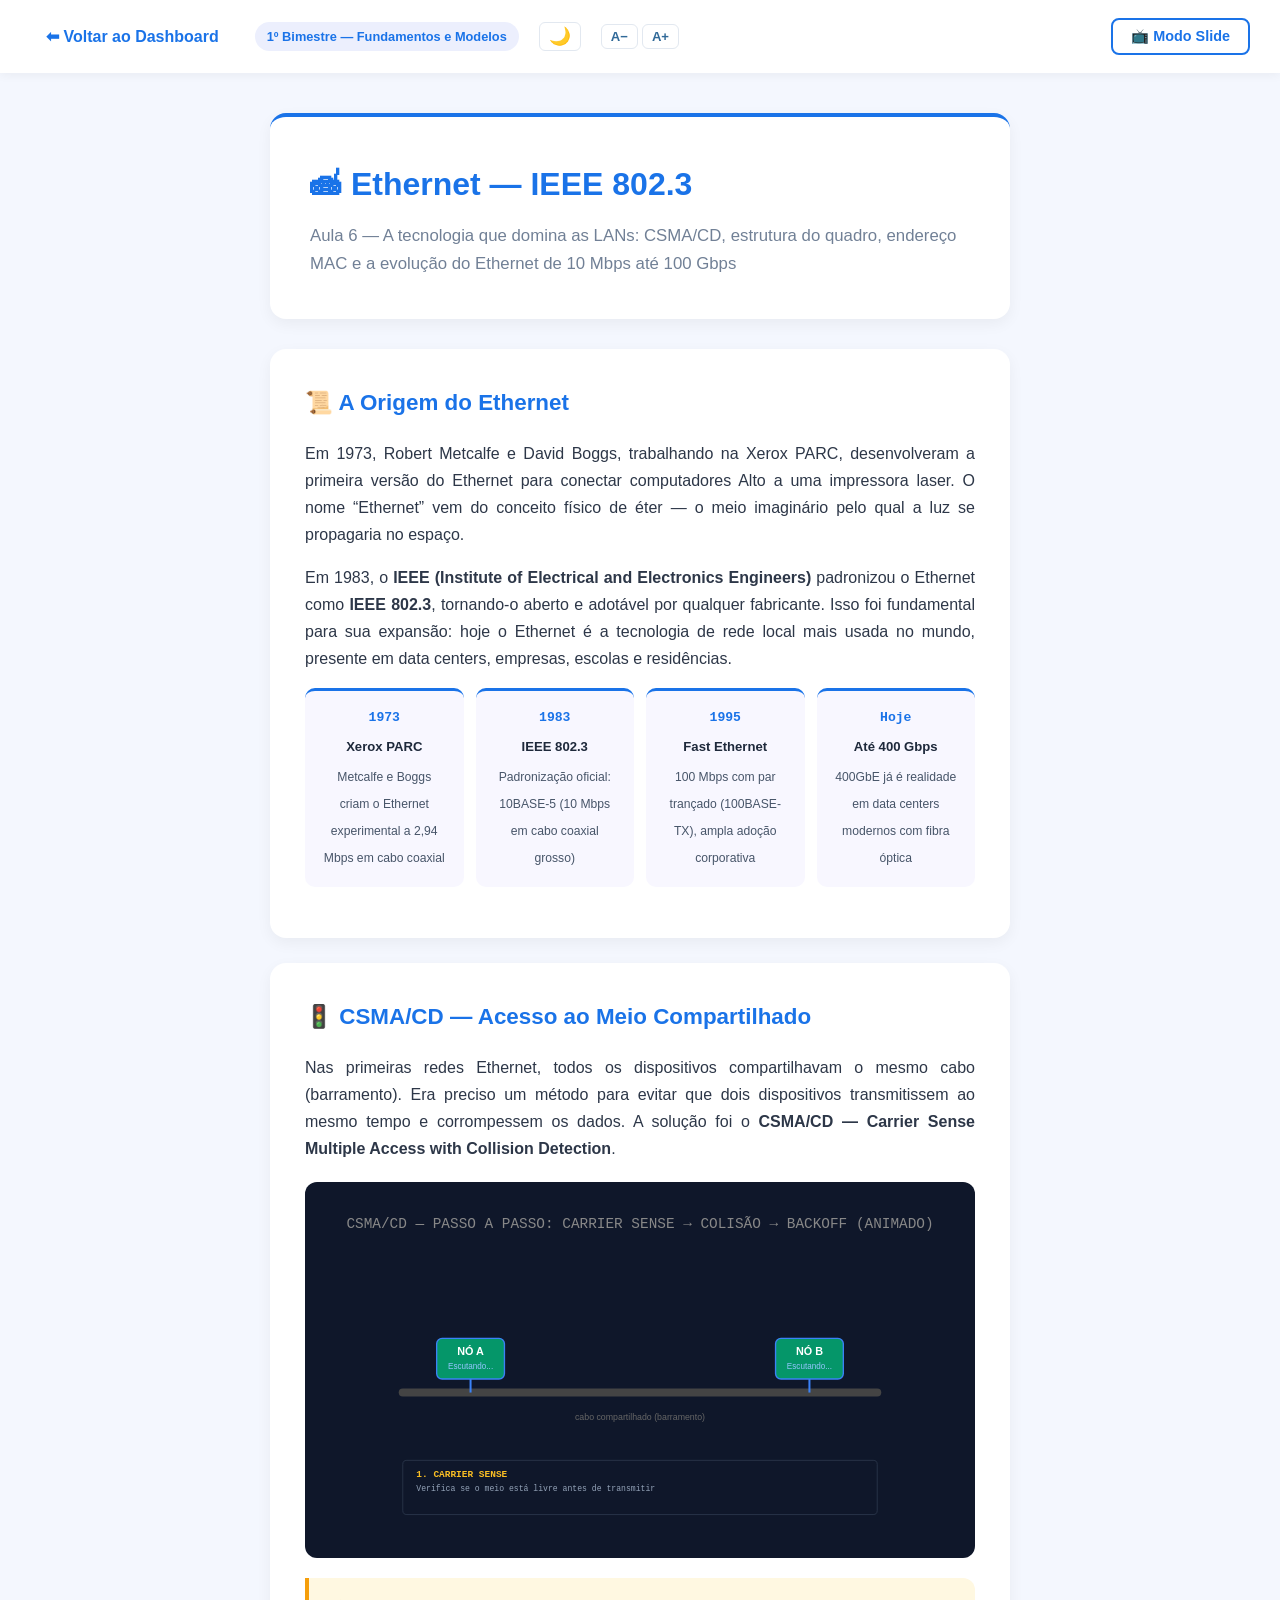
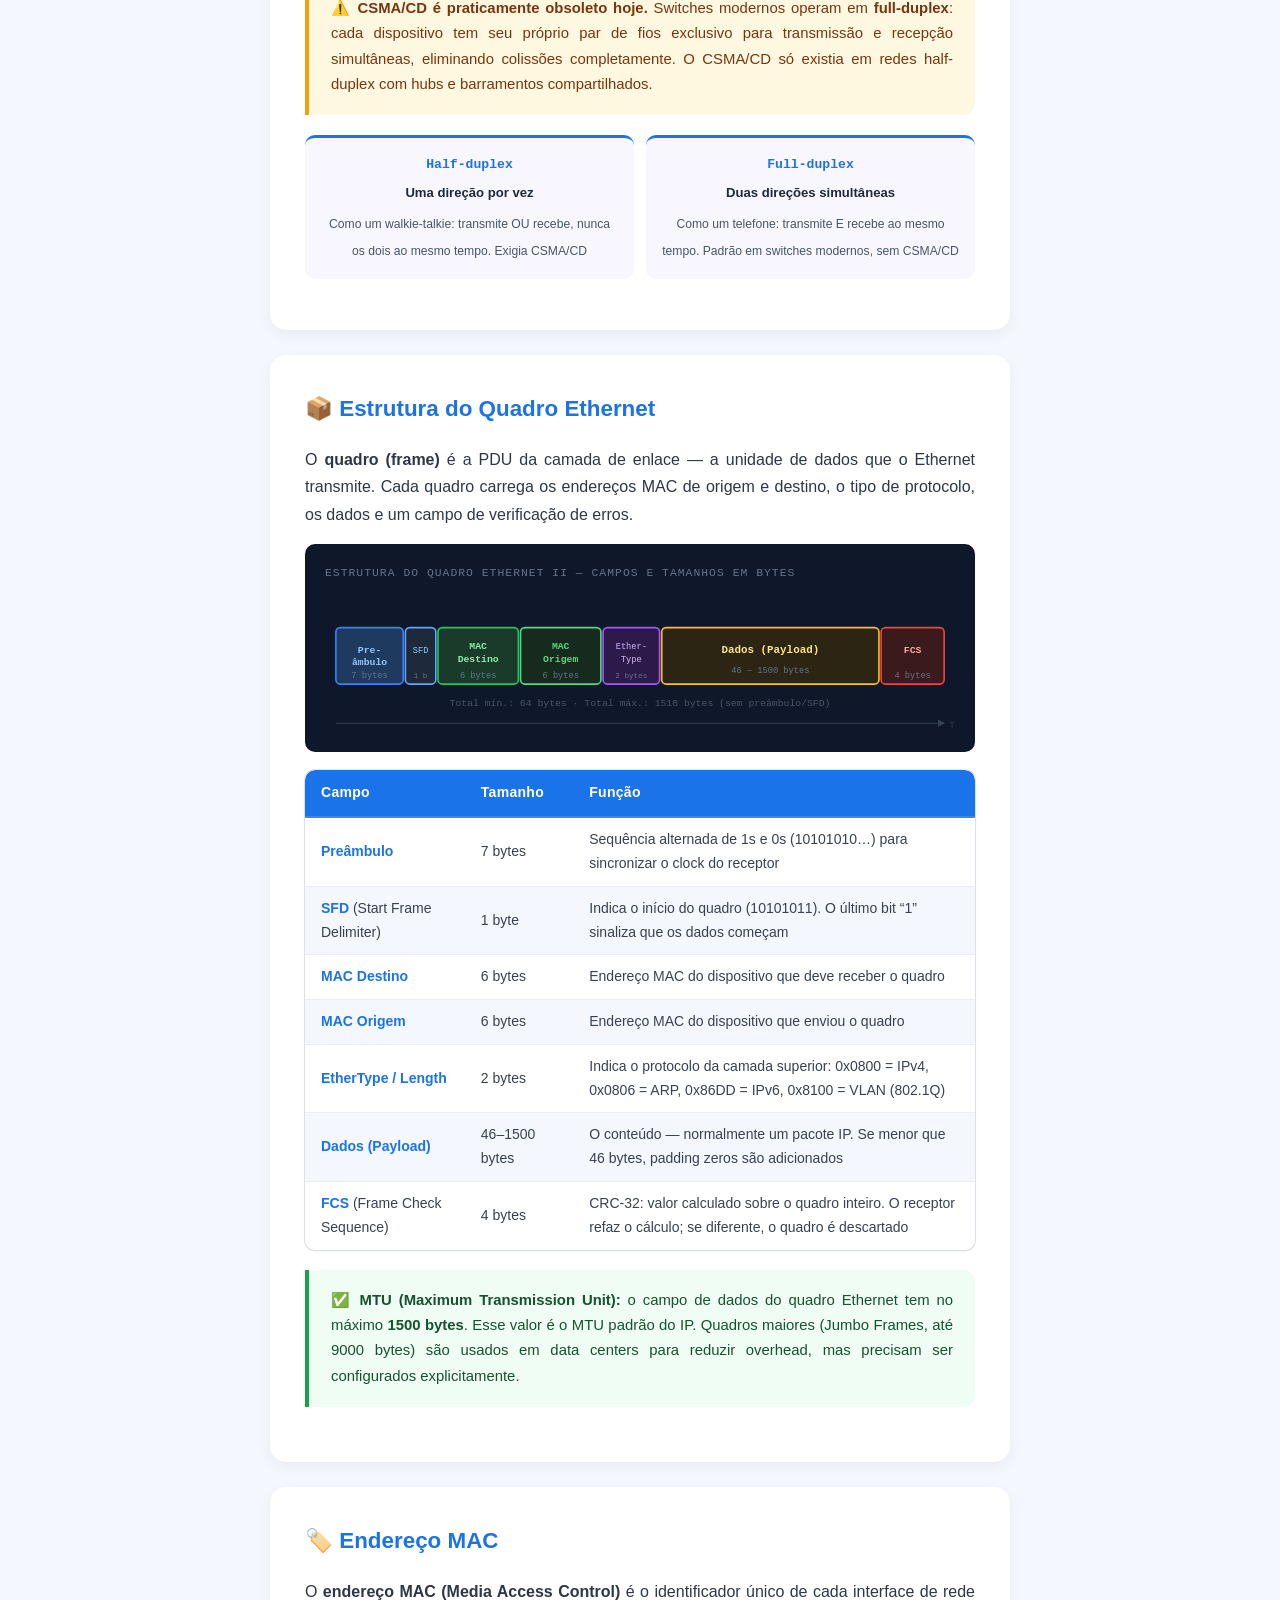
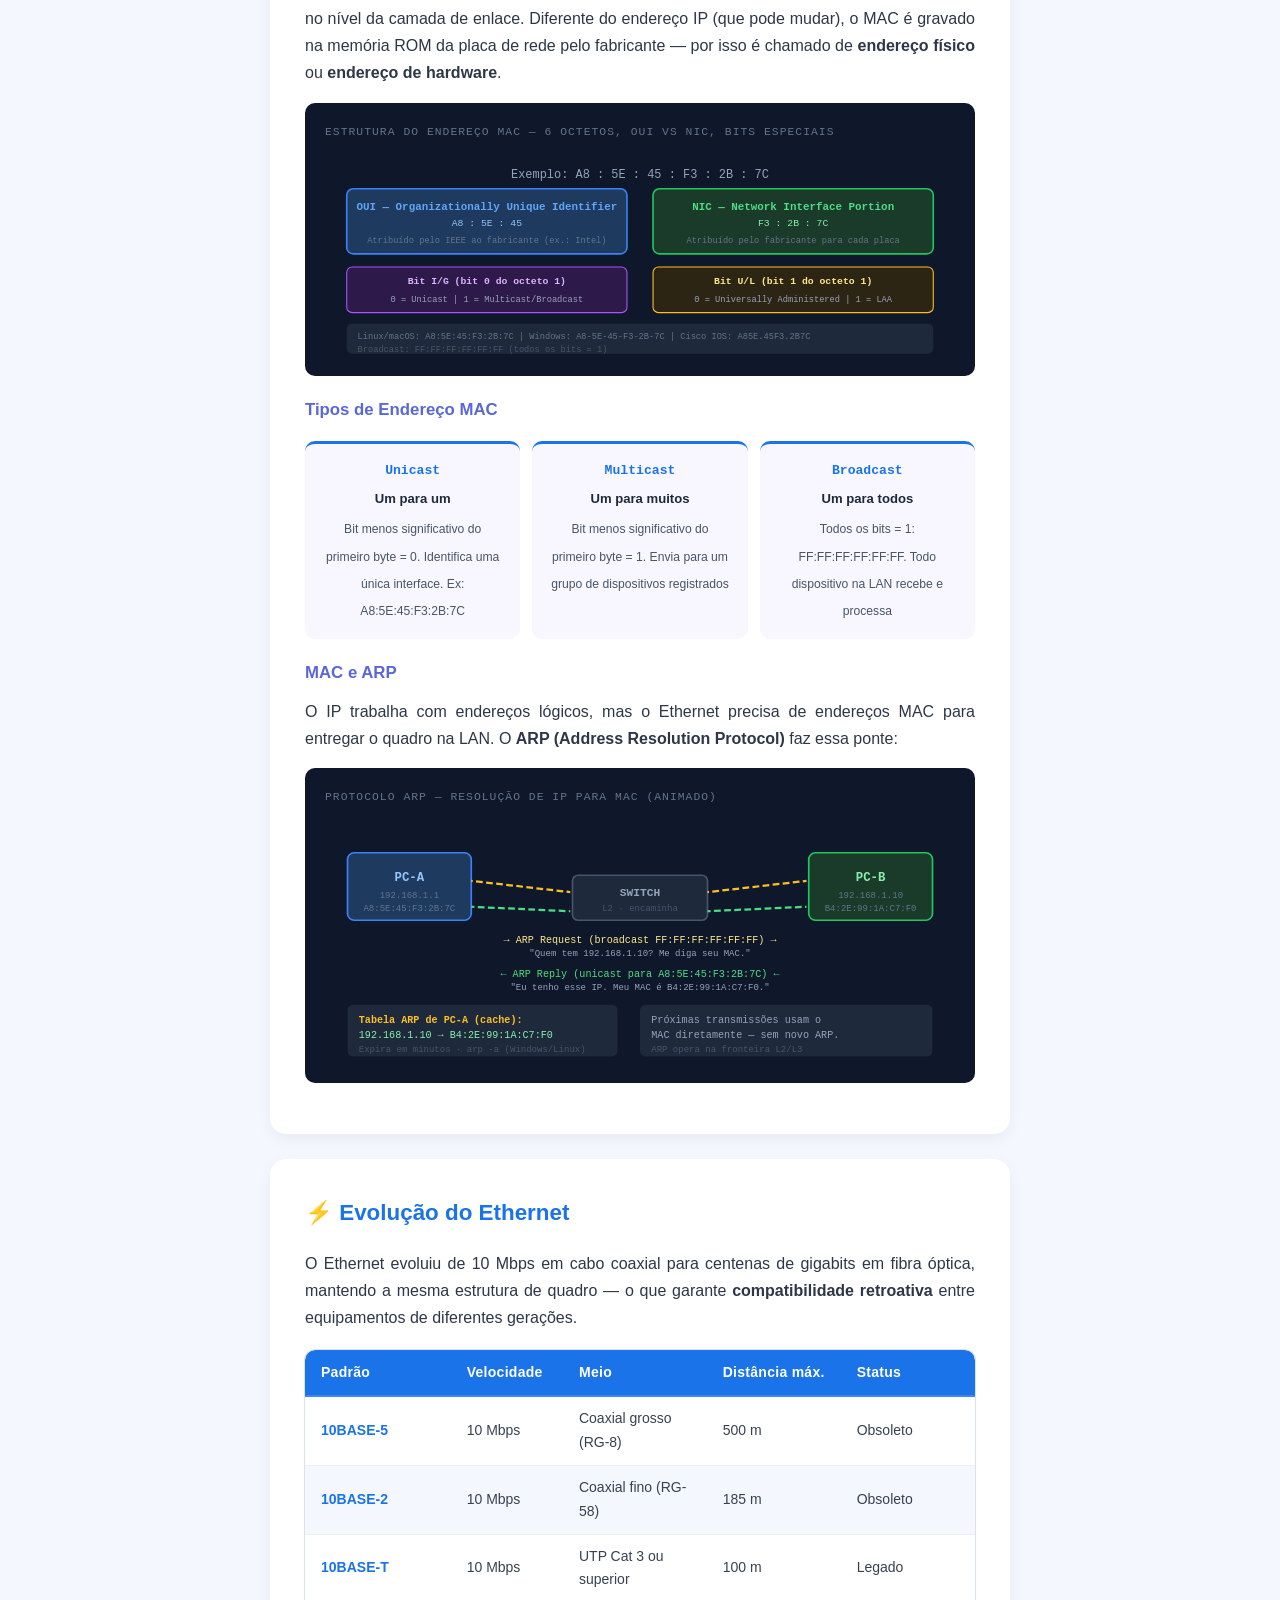
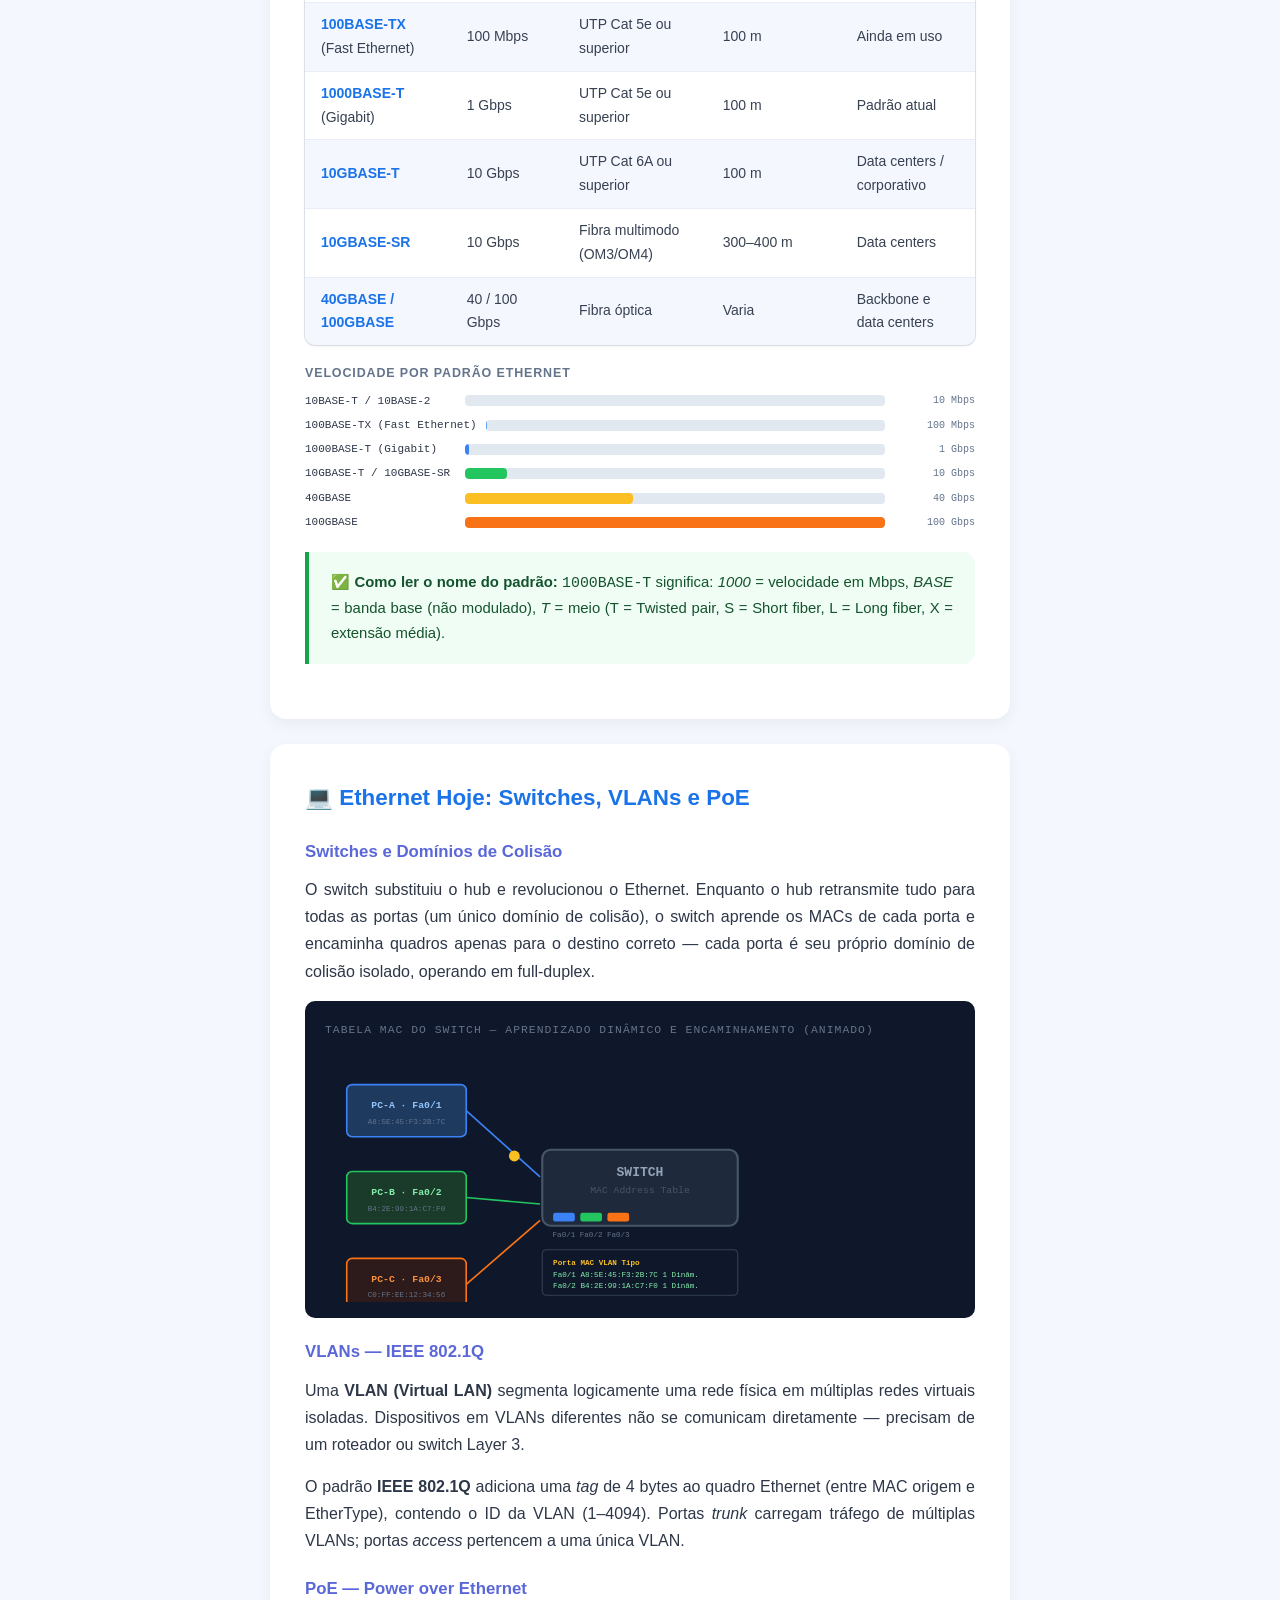
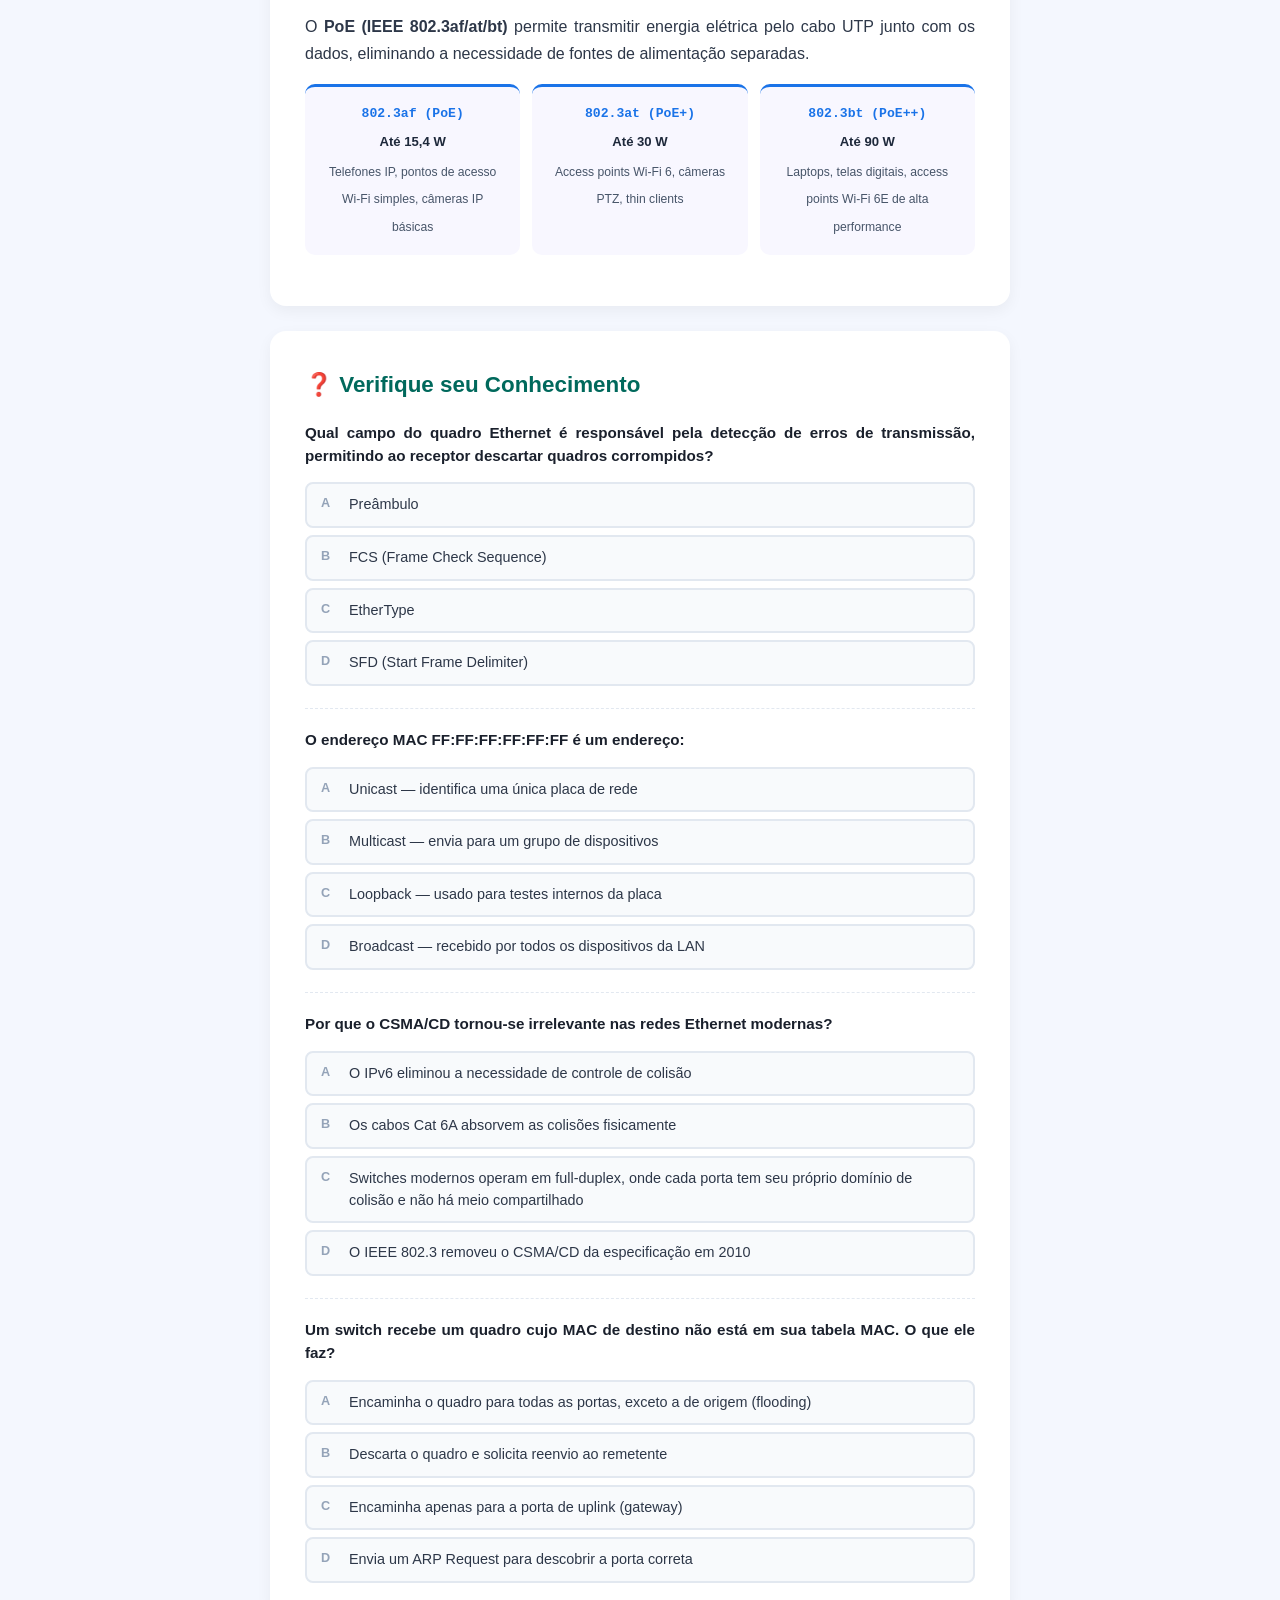
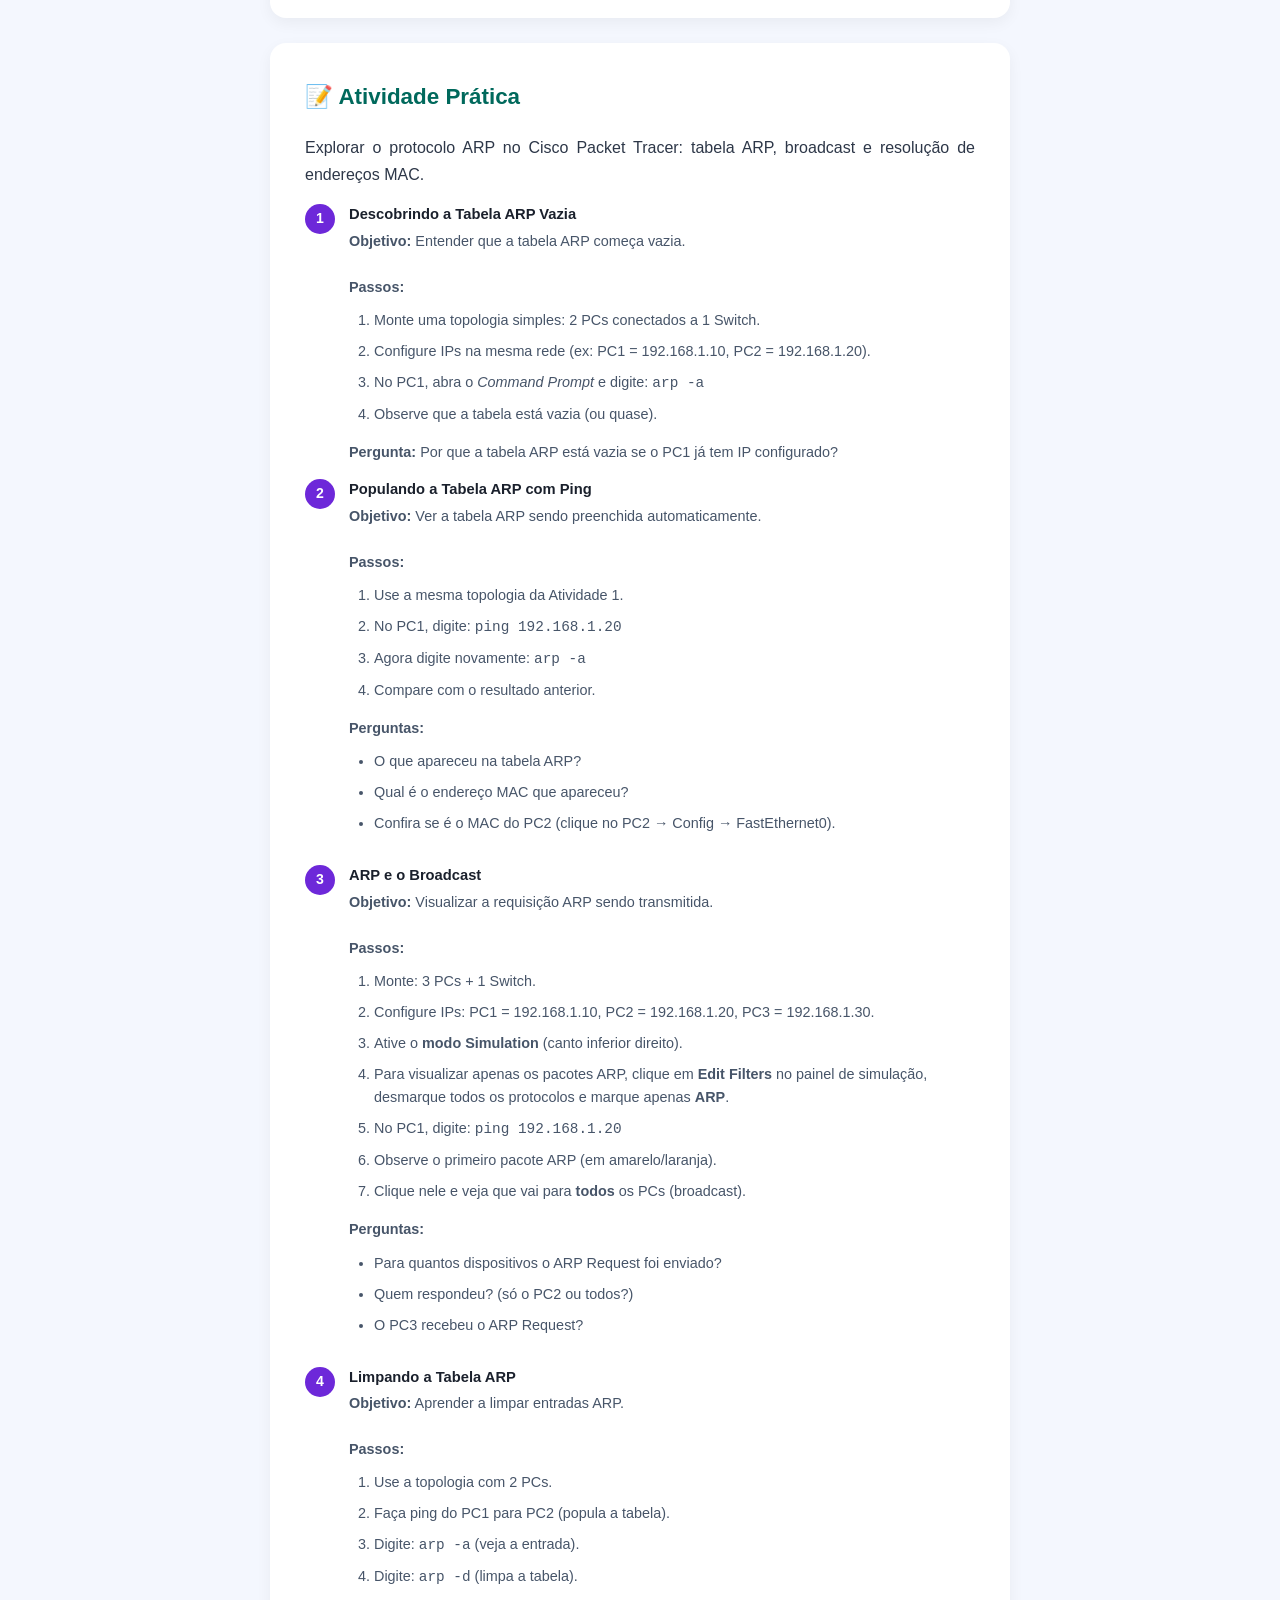
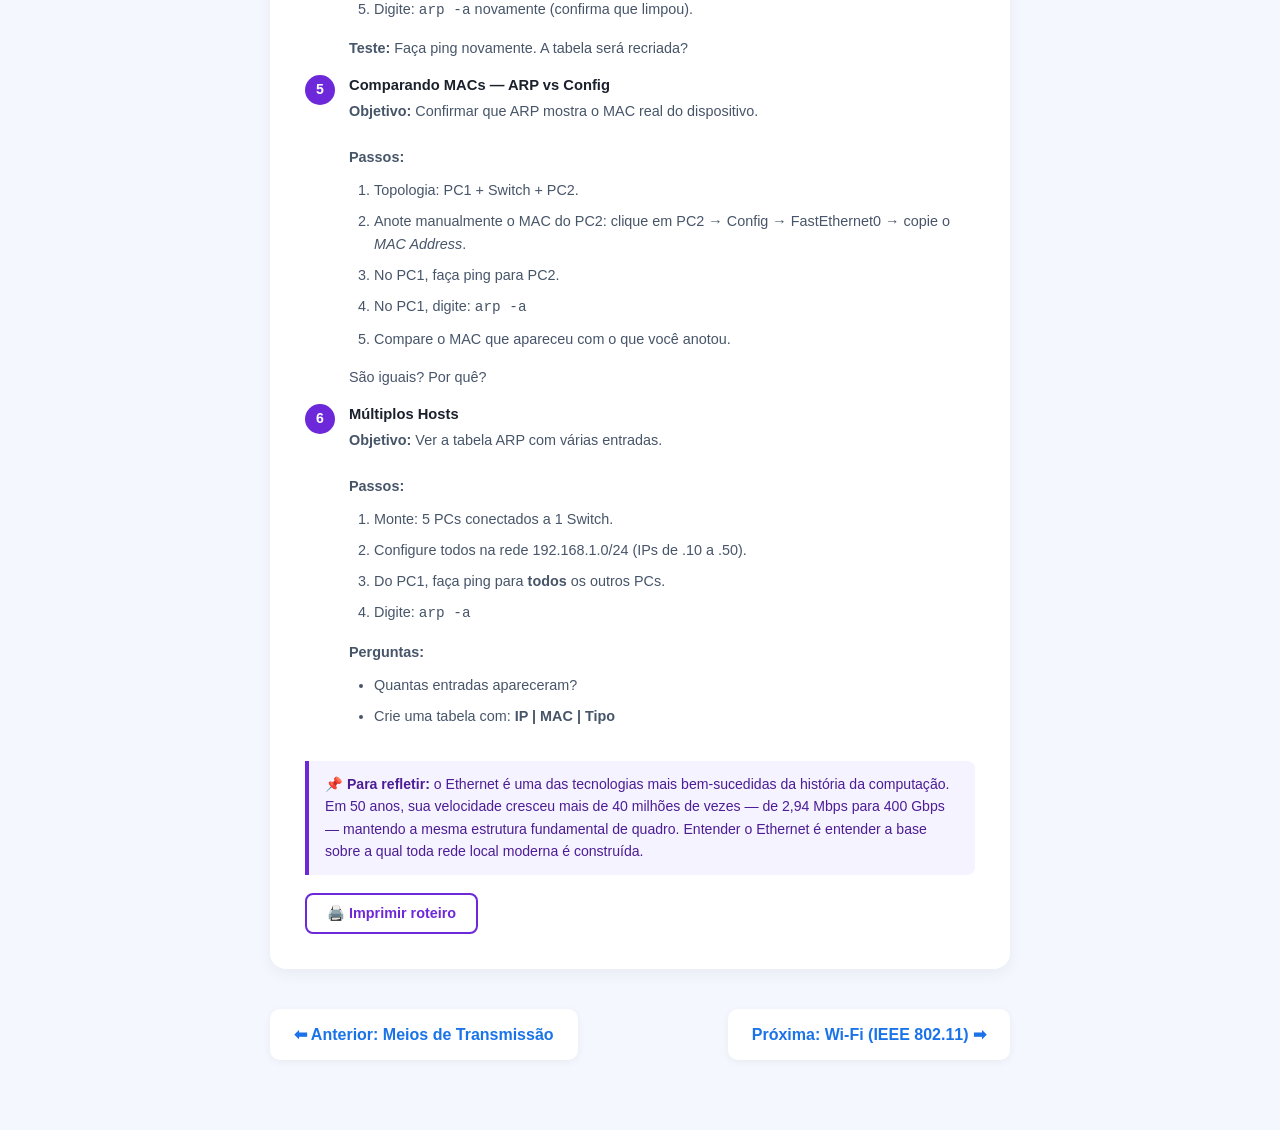
<file: rc06-ethernet.html>
<!DOCTYPE html>
<html lang="pt-BR">
<head>
    <meta charset="UTF-8">
    <meta name="viewport" content="width=device-width, initial-scale=1.0">
    <title>Aula 6 &mdash; Ethernet (IEEE 802.3)</title>
    <link rel="stylesheet" href="slide-mode.css">
    <link rel="stylesheet" href="exercise.css">
    <link rel="stylesheet" href="lesson.css">
    <style>
        :root {
            --primary:   #1a73e8;
            --secondary: #0d47a1;
            --bg-light:  #f4f7fe;
            --text-dark: #2d3748;
        }

        /* ── Cable & Network Visualizations ───────────────── */
        .viz-wrap {
            background: #0f172a;
            border-radius: 10px;
            padding: 1.25rem 1.25rem 1rem;
            margin: 1rem 0;
            overflow: hidden;
        }
        .viz-title {
            color: #64748b;
            font-size: 0.71rem;
            text-transform: uppercase;
            letter-spacing: .09em;
            margin-bottom: .75rem;
            font-family: 'Courier New', monospace;
        }
        @keyframes draw-path {
            from { stroke-dashoffset: 900; }
            to   { stroke-dashoffset: 0;   }
        }
        .tw-wire {
            stroke-dasharray: 900;
            stroke-dashoffset: 900;
            animation: draw-path 2s ease forwards;
        }
        @keyframes light-travel {
            0%   { stroke-dashoffset: 700; opacity: 0.1; }
            45%  { opacity: 1; }
            100% { stroke-dashoffset: 0;   opacity: 0.1; }
        }
        .light-beam  { stroke-dasharray: 700; animation: light-travel 2.4s ease-in-out infinite; }
        .light-beam-b { animation-delay: 1.2s; }
        @keyframes dash-flow { from { stroke-dashoffset: 18; } to { stroke-dashoffset: 0; } }
        .flow-line { stroke-dasharray: 9 5; animation: dash-flow .7s linear infinite; }
        /* Crimping activity */
        @keyframes crimp-press {
            0%,30%  { transform: translateY(0); }
            50%,65% { transform: translateY(-16px); }
            85%,100%{ transform: translateY(0); }
        }
        .crimp-jaw { animation: crimp-press 2.2s ease-in-out infinite; transform-box: fill-box; transform-origin: top center; }
        @keyframes led-seq {
            0%,8%    { opacity: .15; }
            15%,88%  { opacity: 1; }
            96%,100% { opacity: .15; }
        }
        .led-1 { animation: led-seq 3.2s infinite; animation-delay: 0s; }
        .led-2 { animation: led-seq 3.2s infinite; animation-delay: .35s; }
        .led-3 { animation: led-seq 3.2s infinite; animation-delay: .7s; }
        .led-4 { animation: led-seq 3.2s infinite; animation-delay: 1.05s; }
        .led-5 { animation: led-seq 3.2s infinite; animation-delay: 1.4s; }
        .led-6 { animation: led-seq 3.2s infinite; animation-delay: 1.75s; }
        .led-7 { animation: led-seq 3.2s infinite; animation-delay: 2.1s; }
        .led-8 { animation: led-seq 3.2s infinite; animation-delay: 2.45s; }
        /* RJ-45 pins */
        .rj45-wrap  { display:flex; gap:2.5rem; flex-wrap:wrap; justify-content:center; margin-top:.5rem; }
        .rj45-std   { text-align:center; }
        .rj45-label { color:#fbbf24; font-family:monospace; font-size:11px; margin-bottom:7px; }
        .rj45-pins  { display:flex; gap:4px; justify-content:center; }
        .rj45-pin   { width:22px; height:50px; border-radius:3px 3px 8px 8px; cursor:default; transition:transform .15s; }
        .rj45-pin:hover { transform:translateY(-4px); }
        .rj45-nums  { display:flex; gap:4px; justify-content:center; margin-top:4px; }
        .rj45-nums span { width:22px; text-align:center; font-size:9px; font-family:monospace; color:#64748b; }
        .rj45-note  { color:#94a3b8; font-size:11px; font-family:monospace; margin-top:.75rem; padding:.5rem .75rem; background:#1e293b; border-radius:6px; line-height:1.7; }
        /* Comparison bars */
        .bar-section h4 { font-size:.78rem; color:#64748b; text-transform:uppercase; letter-spacing:.07em; margin:1rem 0 .45rem; font-weight:600; }
        .bar-row  { display:flex; align-items:center; gap:.6rem; margin:.35rem 0; }
        .bar-lbl  { font-size:11px; font-family:monospace; color:var(--text-dark); min-width:150px; }
        .bar-track { flex:1; background:#e2e8f0; border-radius:4px; height:11px; overflow:hidden; }
        .bar-fill  { height:100%; border-radius:4px; width:0; transition:width 1.4s cubic-bezier(.4,0,.2,1); }
        .bar-val   { font-size:10px; font-family:monospace; color:#64748b; min-width:80px; text-align:right; }
    </style>
</head>
<body>

<div class="top-bar">
    <a href="index.html" class="back-btn">&#x2B05; Voltar ao Dashboard</a>
    <span class="page-badge">1&ordm; Bimestre &mdash; Fundamentos e Modelos</span>
    <button class="slide-toggle" id="slideToggleBtn">&#x1F4FA; Modo Slide</button>
</div>

<div class="content-wrapper">

    <div class="lesson-hero">
        <h1>&#x1F4FE; Ethernet &mdash; IEEE 802.3</h1>
        <p class="subtitle">Aula 6 &mdash; A tecnologia que domina as LANs: CSMA/CD, estrutura do quadro, endere&ccedil;o MAC e a evolu&ccedil;&atilde;o do Ethernet de 10 Mbps at&eacute; 100 Gbps</p>
    </div>

    <!-- CARD 1 — Origem e padrão -->
    <div class="content-card">
        <h2>&#x1F4DC; A Origem do Ethernet</h2>
        <p>Em 1973, Robert Metcalfe e David Boggs, trabalhando na Xerox PARC, desenvolveram a primeira vers&atilde;o do Ethernet para conectar computadores Alto a uma impressora laser. O nome &ldquo;Ethernet&rdquo; vem do conceito f&iacute;sico de &eacute;ter &mdash; o meio imagin&aacute;rio pelo qual a luz se propagaria no espa&ccedil;o.</p>

        <p>Em 1983, o <strong>IEEE (Institute of Electrical and Electronics Engineers)</strong> padronizou o Ethernet como <strong>IEEE 802.3</strong>, tornando-o aberto e adot&aacute;vel por qualquer fabricante. Isso foi fundamental para sua expans&atilde;o: hoje o Ethernet &eacute; a tecnologia de rede local mais usada no mundo, presente em data centers, empresas, escolas e resid&ecirc;ncias.</p>

        <div class="cmd-grid">
            <div class="cmd-card">
                <span class="cmd">1973</span>
                <strong>Xerox PARC</strong>
                <span>Metcalfe e Boggs criam o Ethernet experimental a 2,94 Mbps em cabo coaxial</span>
            </div>
            <div class="cmd-card">
                <span class="cmd">1983</span>
                <strong>IEEE 802.3</strong>
                <span>Padroniza&ccedil;&atilde;o oficial: 10BASE-5 (10 Mbps em cabo coaxial grosso)</span>
            </div>
            <div class="cmd-card">
                <span class="cmd">1995</span>
                <strong>Fast Ethernet</strong>
                <span>100 Mbps com par tran&ccedil;ado (100BASE-TX), ampla ado&ccedil;&atilde;o corporativa</span>
            </div>
            <div class="cmd-card">
                <span class="cmd">Hoje</span>
                <strong>At&eacute; 400 Gbps</strong>
                <span>400GbE j&aacute; &eacute; realidade em data centers modernos com fibra &oacute;ptica</span>
            </div>
        </div>
    </div>

    
    <!-- CARD 2 — CSMA/CD -->
    <div class="content-card">
        <h2>&#x1F6A6; CSMA/CD &mdash; Acesso ao Meio Compartilhado</h2>
        <p>Nas primeiras redes Ethernet, todos os dispositivos compartilhavam o mesmo cabo (barramento). Era preciso um m&eacute;todo para evitar que dois dispositivos transmitissem ao mesmo tempo e corrompessem os dados. A solu&ccedil;&atilde;o foi o <strong>CSMA/CD &mdash; Carrier Sense Multiple Access with Collision Detection</strong>.</p>

        <div style="background: #0f172a; padding: 30px; border-radius: 12px; margin: 20px auto; max-width: 900px;">
            <div style="text-align: center; color: #888; font-size: 0.9em; margin-bottom: 20px; font-family: 'Courier New', monospace;">
                CSMA/CD — PASSO A PASSO: CARRIER SENSE → COLISÃO → BACKOFF (ANIMADO)
            </div>

            <svg id="csmaAnimation" viewBox="0 0 900 400" style="width: 100%; max-width: 900px; margin: 0 auto; display: block;">
                <line x1="100" y1="200" x2="800" y2="200" stroke="#444" stroke-width="12" stroke-linecap="round"/>
                <text x="450" y="240" fill="#666" font-size="13" text-anchor="middle" font-family="Arial">
                    cabo compartilhado (barramento)
                </text>

                <rect id="nodeA" x="150" y="120" width="100" height="60" rx="8" fill="#2563eb" stroke="#3b82f6" stroke-width="2"/>
                <text x="200" y="145" fill="white" font-size="16" font-weight="bold" text-anchor="middle">NÓ A</text>
                <text id="nodeAStatus" x="200" y="165" fill="#93c5fd" font-size="12" text-anchor="middle">TX: dados</text>
                <line x1="200" y1="180" x2="200" y2="200" stroke="#3b82f6" stroke-width="3"/>

                <rect id="nodeB" x="650" y="120" width="100" height="60" rx="8" fill="#2563eb" stroke="#3b82f6" stroke-width="2"/>
                <text x="700" y="145" fill="white" font-size="16" font-weight="bold" text-anchor="middle">NÓ B</text>
                <text id="nodeBStatus" x="700" y="165" fill="#93c5fd" font-size="12" text-anchor="middle">TX: dados</text>
                <line x1="700" y1="180" x2="700" y2="200" stroke="#3b82f6" stroke-width="3"/>

                <path id="signalA" d="" fill="none" stroke="#fbbf24" stroke-width="5" opacity="0"/>
                <path id="signalB" d="" fill="none" stroke="#f97316" stroke-width="5" opacity="0"/>

                <g id="collisionEffect" opacity="0">
                    <circle cx="450" cy="200" r="40" fill="#ef4444" opacity="0.3"/>
                    <circle cx="450" cy="200" r="30" fill="#dc2626" opacity="0.5"/>
                    <circle cx="450" cy="200" r="20" fill="#b91c1c" opacity="0.7"/>
                    <text x="450" y="280" fill="#ef4444" font-size="18" font-weight="bold" text-anchor="middle">
                        💥 COLISÃO!
                    </text>
                </g>

                <text id="jamSignal" x="450" y="190" fill="#ef4444" font-size="14" font-weight="bold" 
                      text-anchor="middle" opacity="0" font-family="monospace">
                    JAM (32 bits)
                </text>

                <g id="statusMessages">
                    <rect x="100" y="300" width="700" height="80" rx="6" fill="#0f172a" stroke="#334155" stroke-width="1"/>
                    
                    <text id="step1" x="120" y="325" fill="#fbbf24" font-size="14" font-family="monospace" opacity="0">
                        <tspan font-weight="bold">1. CARRIER SENSE</tspan>
                    </text>
                    <text id="step1desc" x="120" y="345" fill="#94a3b8" font-size="12" font-family="monospace" opacity="0">
                        Verifica se o meio está livre antes de transmitir
                    </text>

                    <text id="step2" x="120" y="325" fill="#f97316" font-size="14" font-family="monospace" opacity="0">
                        <tspan font-weight="bold">2. COLISÃO DETECTADA</tspan>
                    </text>
                    <text id="step2desc" x="120" y="345" fill="#94a3b8" font-size="12" font-family="monospace" opacity="0">
                        Dois nós transmitem ao mesmo tempo → sinais corrompidos → JAM signal (32 bits)
                    </text>

                    <text id="step3" x="120" y="325" fill="#10b981" font-size="14" font-family="monospace" opacity="0">
                        <tspan font-weight="bold">3. BACKOFF EXPONENCIAL</tspan>
                    </text>
                    <text id="step3desc" x="120" y="345" fill="#94a3b8" font-size="12" font-family="monospace" opacity="0">
                        Cada nó aguarda tempo aleatório (dobra a cada colisão, até 16 tentativas) e retransmite
                    </text>
                </g>
            </svg>
        </div>

        <style>
            @keyframes shake {
                0%, 100% { transform: translateX(0); }
                25% { transform: translateX(-3px); }
                75% { transform: translateX(3px); }
            }
            .colliding {
                animation: shake 0.1s infinite;
            }
        </style>

        <script>
            (function() {
                const signalA = document.getElementById('signalA');
                const signalB = document.getElementById('signalB');
                const collisionEffect = document.getElementById('collisionEffect');
                const jamSignal = document.getElementById('jamSignal');
                const nodeA = document.getElementById('nodeA');
                const nodeB = document.getElementById('nodeB');
                const nodeAStatus = document.getElementById('nodeAStatus');
                const nodeBStatus = document.getElementById('nodeBStatus');
                
                const step1 = document.getElementById('step1');
                const step1desc = document.getElementById('step1desc');
                const step2 = document.getElementById('step2');
                const step2desc = document.getElementById('step2desc');
                const step3 = document.getElementById('step3');
                const step3desc = document.getElementById('step3desc');

                let animationRunning = false;

                function resetAnimation() {
                    signalA.setAttribute('opacity', '0');
                    signalA.setAttribute('d', '');
                    signalB.setAttribute('opacity', '0');
                    signalB.setAttribute('d', '');
                    collisionEffect.setAttribute('opacity', '0');
                    jamSignal.setAttribute('opacity', '0');
                    
                    nodeA.setAttribute('fill', '#2563eb');
                    nodeB.setAttribute('fill', '#2563eb');
                    nodeA.classList.remove('colliding');
                    nodeB.classList.remove('colliding');
                    
                    nodeAStatus.textContent = 'TX: dados';
                    nodeBStatus.textContent = 'TX: dados';
                    
                    step1.setAttribute('opacity', '0');
                    step1desc.setAttribute('opacity', '0');
                    step2.setAttribute('opacity', '0');
                    step2desc.setAttribute('opacity', '0');
                    step3.setAttribute('opacity', '0');
                    step3desc.setAttribute('opacity', '0');
                }

                function animateCollision(duration) {
                    const startTime = Date.now();
                    
                    function update() {
                        const elapsed = Date.now() - startTime;
                        const progress = Math.min(elapsed / duration, 1);
                        
                        const currentXa = 200 + (450 - 200) * progress;
                        let pathA = `M 200 200`;
                        for (let x = 200; x <= currentXa; x += 5) {
                            const y = 200 + Math.sin((x - 200) * 0.15) * 10;
                            pathA += ` L ${x} ${y}`;
                        }
                        signalA.setAttribute('d', pathA);
                        signalA.setAttribute('opacity', '1');
                        
                        const currentXb = 700 - (700 - 450) * progress;
                        let pathB = `M 700 200`;
                        for (let x = 700; x >= currentXb; x -= 5) {
                            const y = 200 + Math.sin((700 - x) * 0.15) * 10;
                            pathB += ` L ${x} ${y}`;
                        }
                        signalB.setAttribute('d', pathB);
                        signalB.setAttribute('opacity', '1');
                        
                        if (progress < 1) {
                            requestAnimationFrame(update);
                        }
                    }
                    
                    update();
                }

                function animateSingleSignal(element, startX, endX, duration) {
                    const startTime = Date.now();
                    
                    function update() {
                        const elapsed = Date.now() - startTime;
                        const progress = Math.min(elapsed / duration, 1);
                        const currentX = startX + (endX - startX) * progress;
                        
                        let path = `M ${startX} 200`;
                        for (let x = startX; x <= currentX; x += 5) {
                            const y = 200 + Math.sin((x - startX) * 0.1) * 8;
                            path += ` L ${x} ${y}`;
                        }
                        
                        element.setAttribute('d', path);
                        element.setAttribute('opacity', '1');
                        
                        if (progress < 1) {
                            requestAnimationFrame(update);
                        }
                    }
                    
                    update();
                }

                function runAnimation() {
                    if (animationRunning) return;
                    animationRunning = true;
                    
                    resetAnimation();
                    
                    setTimeout(() => {
                        step1.setAttribute('opacity', '1');
                        step1desc.setAttribute('opacity', '1');
                        nodeAStatus.textContent = 'Escutando...';
                        nodeBStatus.textContent = 'Escutando...';
                        nodeA.setAttribute('fill', '#059669');
                        nodeB.setAttribute('fill', '#059669');
                    }, 500);

                    setTimeout(() => {
                        step1.setAttribute('opacity', '0');
                        step1desc.setAttribute('opacity', '0');
                        
                        nodeAStatus.textContent = 'Transmitindo...';
                        nodeBStatus.textContent = 'Transmitindo...';
                        nodeA.setAttribute('fill', '#2563eb');
                        nodeB.setAttribute('fill', '#2563eb');
                        
                        animateCollision(1200);
                    }, 2500);

                    setTimeout(() => {
                        step2.setAttribute('opacity', '1');
                        step2desc.setAttribute('opacity', '1');
                        
                        collisionEffect.setAttribute('opacity', '1');
                        jamSignal.setAttribute('opacity', '1');
                        
                        nodeA.setAttribute('fill', '#dc2626');
                        nodeB.setAttribute('fill', '#dc2626');
                        nodeA.classList.add('colliding');
                        nodeB.classList.add('colliding');
                        
                        nodeAStatus.textContent = 'COLISÃO!';
                        nodeBStatus.textContent = 'COLISÃO!';
                    }, 3700);

                    setTimeout(() => {
                        nodeAStatus.textContent = 'Enviando JAM';
                        nodeBStatus.textContent = 'Enviando JAM';
                    }, 4200);

                    setTimeout(() => {
                        step2.setAttribute('opacity', '0');
                        step2desc.setAttribute('opacity', '0');
                        collisionEffect.setAttribute('opacity', '0');
                        jamSignal.setAttribute('opacity', '0');
                        signalA.setAttribute('opacity', '0');
                        signalB.setAttribute('opacity', '0');
                        
                        step3.setAttribute('opacity', '1');
                        step3desc.setAttribute('opacity', '1');
                        
                        nodeA.setAttribute('fill', '#f59e0b');
                        nodeB.setAttribute('fill', '#f59e0b');
                        nodeA.classList.remove('colliding');
                        nodeB.classList.remove('colliding');
                        
                        nodeAStatus.textContent = 'Aguardando...';
                        nodeBStatus.textContent = 'Aguardando...';
                    }, 5700);

                    setTimeout(() => {
                        nodeAStatus.textContent = 'Retransmitindo';
                        nodeA.setAttribute('fill', '#059669');
                        animateSingleSignal(signalA, 200, 800, 1500);
                    }, 7200);

                    setTimeout(() => {
                        nodeAStatus.textContent = '✓ Sucesso!';
                        step3.setAttribute('opacity', '0');
                        step3desc.setAttribute('opacity', '0');
                    }, 8700);

                    setTimeout(() => {
                        animationRunning = false;
                        runAnimation();
                    }, 11200);
                }

                const observer = new IntersectionObserver((entries) => {
                    entries.forEach(entry => {
                        if (entry.isIntersecting && !animationRunning) {
                            runAnimation();
                        }
                    });
                }, { threshold: 0.5 });

                observer.observe(document.getElementById('csmaAnimation'));
            })();
        </script>

        <div class="alert-box">
            <p>&#x26A0;&#xFE0F; <strong>CSMA/CD &eacute; praticamente obsoleto hoje.</strong> Switches modernos operam em <strong>full-duplex</strong>: cada dispositivo tem seu pr&oacute;prio par de fios exclusivo para transmiss&atilde;o e recep&ccedil;&atilde;o simult&acirc;neas, eliminando coliss&otilde;es completamente. O CSMA/CD s&oacute; existia em redes half-duplex com hubs e barramentos compartilhados.</p>
        </div>

        <div class="cmd-grid">
            <div class="cmd-card">
                <span class="cmd">Half-duplex</span>
                <strong>Uma dire&ccedil;&atilde;o por vez</strong>
                <span>Como um walkie-talkie: transmite OU recebe, nunca os dois ao mesmo tempo. Exigia CSMA/CD</span>
            </div>
            <div class="cmd-card">
                <span class="cmd">Full-duplex</span>
                <strong>Duas dire&ccedil;&otilde;es simult&acirc;neas</strong>
                <span>Como um telefone: transmite E recebe ao mesmo tempo. Padr&atilde;o em switches modernos, sem CSMA/CD</span>
            </div>
        </div>
    </div>


    <!-- CARD 3 — Quadro Ethernet -->
    <div class="content-card">
        <h2>&#x1F4E6; Estrutura do Quadro Ethernet</h2>
        <p>O <strong>quadro (frame)</strong> &eacute; a PDU da camada de enlace &mdash; a unidade de dados que o Ethernet transmite. Cada quadro carrega os endere&ccedil;os MAC de origem e destino, o tipo de protocolo, os dados e um campo de verifica&ccedil;&atilde;o de erros.</p>

        <div class="viz-wrap">
            <div class="viz-title">Estrutura do quadro Ethernet II — campos e tamanhos em bytes</div>
            <svg viewBox="0 0 580 130" xmlns="http://www.w3.org/2000/svg" style="width:100%;display:block">
                <!-- Field blocks — proportional to field size (visual) -->
                <!-- Preâmbulo: 7B -->
                <rect x="10"  y="30" width="62" height="52" rx="4" fill="#1e3a5f" stroke="#3b82f6" stroke-width="1.5"/>
                <text x="41"  y="53" text-anchor="middle" fill="#93c5fd" font-size="9"  font-family="monospace" font-weight="bold">Pre-</text>
                <text x="41"  y="64" text-anchor="middle" fill="#93c5fd" font-size="9"  font-family="monospace" font-weight="bold">âmbulo</text>
                <text x="41"  y="76" text-anchor="middle" fill="#64748b" font-size="8"  font-family="monospace">7 bytes</text>
                <!-- SFD: 1B -->
                <rect x="74"  y="30" width="28" height="52" rx="4" fill="#1e2a3a" stroke="#60a5fa" stroke-width="1.5"/>
                <text x="88"  y="53" text-anchor="middle" fill="#7dd3fc" font-size="8"  font-family="monospace">SFD</text>
                <text x="88"  y="76" text-anchor="middle" fill="#64748b" font-size="7"  font-family="monospace">1 b</text>
                <!-- MAC Destino: 6B -->
                <rect x="104" y="30" width="74" height="52" rx="4" fill="#1a3a2a" stroke="#22c55e" stroke-width="1.5"/>
                <text x="141" y="50" text-anchor="middle" fill="#86efac" font-size="9"  font-family="monospace" font-weight="bold">MAC</text>
                <text x="141" y="62" text-anchor="middle" fill="#86efac" font-size="9"  font-family="monospace" font-weight="bold">Destino</text>
                <text x="141" y="76" text-anchor="middle" fill="#64748b" font-size="8"  font-family="monospace">6 bytes</text>
                <!-- MAC Origem: 6B -->
                <rect x="180" y="30" width="74" height="52" rx="4" fill="#162a1e" stroke="#4ade80" stroke-width="1.5"/>
                <text x="217" y="50" text-anchor="middle" fill="#4ade80" font-size="9"  font-family="monospace" font-weight="bold">MAC</text>
                <text x="217" y="62" text-anchor="middle" fill="#4ade80" font-size="9"  font-family="monospace" font-weight="bold">Origem</text>
                <text x="217" y="76" text-anchor="middle" fill="#64748b" font-size="8"  font-family="monospace">6 bytes</text>
                <!-- EtherType: 2B -->
                <rect x="256" y="30" width="52" height="52" rx="4" fill="#2d1a4a" stroke="#a855f7" stroke-width="1.5"/>
                <text x="282" y="50" text-anchor="middle" fill="#d8b4fe" font-size="8"  font-family="monospace">Ether-</text>
                <text x="282" y="62" text-anchor="middle" fill="#d8b4fe" font-size="8"  font-family="monospace">Type</text>
                <text x="282" y="76" text-anchor="middle" fill="#64748b" font-size="7"  font-family="monospace">2 bytes</text>
                <!-- Dados: 46–1500B -->
                <rect x="310" y="30" width="200" height="52" rx="4" fill="#2d2514" stroke="#fbbf24" stroke-width="1.5"/>
                <text x="410" y="53" text-anchor="middle" fill="#fde68a" font-size="10" font-family="monospace" font-weight="bold">Dados (Payload)</text>
                <text x="410" y="72" text-anchor="middle" fill="#64748b" font-size="8"  font-family="monospace">46 – 1500 bytes</text>
                <!-- FCS: 4B -->
                <rect x="512" y="30" width="58" height="52" rx="4" fill="#3a1a1a" stroke="#ef4444" stroke-width="1.5"/>
                <text x="541" y="53" text-anchor="middle" fill="#fca5a5" font-size="9"  font-family="monospace" font-weight="bold">FCS</text>
                <text x="541" y="76" text-anchor="middle" fill="#64748b" font-size="8"  font-family="monospace">4 bytes</text>

                <!-- Bottom labels -->
                <text x="290" y="102" text-anchor="middle" fill="#475569" font-size="9" font-family="monospace">Total mín.: 64 bytes · Total máx.: 1518 bytes (sem preâmbulo/SFD)</text>
                <!-- Flow arrow -->
                <line x1="10" y1="118" x2="570" y2="118" stroke="#334155" stroke-width="1" marker-end="url(#arr)"/>
                <defs><marker id="arr" markerWidth="7" markerHeight="7" refX="6" refY="3.5" orient="auto"><polygon points="0 0, 7 3.5, 0 7" fill="#334155"/></marker></defs>
                <text x="575" y="122" fill="#334155" font-size="8" font-family="monospace">TX →</text>
            </svg>
        </div>

        <table>
            <thead>
                <tr>
                    <th>Campo</th>
                    <th>Tamanho</th>
                    <th>Fun&ccedil;&atilde;o</th>
                </tr>
            </thead>
            <tbody>
                <tr>
                    <td><strong>Pre&acirc;mbulo</strong></td>
                    <td>7 bytes</td>
                    <td>Sequ&ecirc;ncia alternada de 1s e 0s (10101010…) para sincronizar o clock do receptor</td>
                </tr>
                <tr>
                    <td><strong>SFD</strong> (Start Frame Delimiter)</td>
                    <td>1 byte</td>
                    <td>Indica o in&iacute;cio do quadro (10101011). O &uacute;ltimo bit &ldquo;1&rdquo; sinaliza que os dados come&ccedil;am</td>
                </tr>
                <tr>
                    <td><strong>MAC Destino</strong></td>
                    <td>6 bytes</td>
                    <td>Endere&ccedil;o MAC do dispositivo que deve receber o quadro</td>
                </tr>
                <tr>
                    <td><strong>MAC Origem</strong></td>
                    <td>6 bytes</td>
                    <td>Endere&ccedil;o MAC do dispositivo que enviou o quadro</td>
                </tr>
                <tr>
                    <td><strong>EtherType / Length</strong></td>
                    <td>2 bytes</td>
                    <td>Indica o protocolo da camada superior: 0x0800 = IPv4, 0x0806 = ARP, 0x86DD = IPv6, 0x8100 = VLAN (802.1Q)</td>
                </tr>
                <tr>
                    <td><strong>Dados (Payload)</strong></td>
                    <td>46&ndash;1500 bytes</td>
                    <td>O conte&uacute;do &mdash; normalmente um pacote IP. Se menor que 46 bytes, padding zeros s&atilde;o adicionados</td>
                </tr>
                <tr>
                    <td><strong>FCS</strong> (Frame Check Sequence)</td>
                    <td>4 bytes</td>
                    <td>CRC-32: valor calculado sobre o quadro inteiro. O receptor refaz o c&aacute;lculo; se diferente, o quadro &eacute; descartado</td>
                </tr>
            </tbody>
        </table>

        <div class="tip-box">
            <p>&#x2705; <strong>MTU (Maximum Transmission Unit):</strong> o campo de dados do quadro Ethernet tem no m&aacute;ximo <strong>1500 bytes</strong>. Esse valor &eacute; o MTU padr&atilde;o do IP. Quadros maiores (Jumbo Frames, at&eacute; 9000 bytes) s&atilde;o usados em data centers para reduzir overhead, mas precisam ser configurados explicitamente.</p>
        </div>
    </div>

    <!-- CARD 4 — Endereço MAC -->
    <div class="content-card">
        <h2>&#x1F3F7;&#xFE0F; Endere&ccedil;o MAC</h2>
        <p>O <strong>endere&ccedil;o MAC (Media Access Control)</strong> &eacute; o identificador &uacute;nico de cada interface de rede no n&iacute;vel da camada de enlace. Diferente do endere&ccedil;o IP (que pode mudar), o MAC &eacute; gravado na mem&oacute;ria ROM da placa de rede pelo fabricante &mdash; por isso &eacute; chamado de <strong>endere&ccedil;o f&iacute;sico</strong> ou <strong>endere&ccedil;o de hardware</strong>.</p>

        <div class="viz-wrap">
            <div class="viz-title">Estrutura do endereço MAC — 6 octetos, OUI vs NIC, bits especiais</div>
            <svg viewBox="0 0 580 190" xmlns="http://www.w3.org/2000/svg" style="width:100%;display:block">
                <!-- Example MAC label -->
                <text x="290" y="22" text-anchor="middle" fill="#94a3b8" font-size="11" font-family="monospace">Exemplo: A8 : 5E : 45 : F3 : 2B : 7C</text>

                <!-- OUI group (bytes 1-3) -->
                <rect x="20"  y="32" width="258" height="60" rx="6" fill="#1e3a5f" stroke="#3b82f6" stroke-width="1.5"/>
                <text x="149" y="52" text-anchor="middle" fill="#60a5fa" font-size="10" font-weight="bold" font-family="monospace">OUI — Organizationally Unique Identifier</text>
                <text x="149" y="66" text-anchor="middle" fill="#93c5fd" font-size="9" font-family="monospace">A8 : 5E : 45</text>
                <text x="149" y="82" text-anchor="middle" fill="#64748b" font-size="8" font-family="monospace">Atribuído pelo IEEE ao fabricante (ex.: Intel)</text>

                <!-- NIC group (bytes 4-6) -->
                <rect x="302" y="32" width="258" height="60" rx="6" fill="#1a3a2a" stroke="#22c55e" stroke-width="1.5"/>
                <text x="431" y="52" text-anchor="middle" fill="#4ade80" font-size="10" font-weight="bold" font-family="monospace">NIC — Network Interface Portion</text>
                <text x="431" y="66" text-anchor="middle" fill="#86efac" font-size="9" font-family="monospace">F3 : 2B : 7C</text>
                <text x="431" y="82" text-anchor="middle" fill="#64748b" font-size="8" font-family="monospace">Atribuído pelo fabricante para cada placa</text>

                <!-- Special bits row -->
                <rect x="20" y="104" width="258" height="42" rx="5" fill="#2d1a4a" stroke="#a855f7" stroke-width="1"/>
                <text x="149" y="120" text-anchor="middle" fill="#d8b4fe" font-size="9" font-family="monospace" font-weight="bold">Bit I/G (bit 0 do octeto 1)</text>
                <text x="149" y="136" text-anchor="middle" fill="#94a3b8" font-size="8" font-family="monospace">0 = Unicast  |  1 = Multicast/Broadcast</text>

                <rect x="302" y="104" width="258" height="42" rx="5" fill="#2d2514" stroke="#fbbf24" stroke-width="1"/>
                <text x="431" y="120" text-anchor="middle" fill="#fde68a" font-size="9" font-family="monospace" font-weight="bold">Bit U/L (bit 1 do octeto 1)</text>
                <text x="431" y="136" text-anchor="middle" fill="#94a3b8" font-size="8" font-family="monospace">0 = Universally Administered  |  1 = LAA</text>

                <!-- Representations -->
                <rect x="20" y="156" width="540" height="28" rx="5" fill="#1e293b"/>
                <text x="30" y="170" fill="#64748b" font-size="8" font-family="monospace">Linux/macOS: A8:5E:45:F3:2B:7C  |  Windows: A8-5E-45-F3-2B-7C  |  Cisco IOS: A85E.45F3.2B7C</text>
                <text x="30" y="182" fill="#475569" font-size="8" font-family="monospace">Broadcast: FF:FF:FF:FF:FF:FF (todos os bits = 1)</text>
            </svg>
        </div>

        <h3>Tipos de Endere&ccedil;o MAC</h3>
        <div class="cmd-grid">
            <div class="cmd-card">
                <span class="cmd">Unicast</span>
                <strong>Um para um</strong>
                <span>Bit menos significativo do primeiro byte = 0. Identifica uma &uacute;nica interface. Ex: A8:5E:45:F3:2B:7C</span>
            </div>
            <div class="cmd-card">
                <span class="cmd">Multicast</span>
                <strong>Um para muitos</strong>
                <span>Bit menos significativo do primeiro byte = 1. Envia para um grupo de dispositivos registrados</span>
            </div>
            <div class="cmd-card">
                <span class="cmd">Broadcast</span>
                <strong>Um para todos</strong>
                <span>Todos os bits = 1: FF:FF:FF:FF:FF:FF. Todo dispositivo na LAN recebe e processa</span>
            </div>
        </div>

        <h3>MAC e ARP</h3>
        <p>O IP trabalha com endere&ccedil;os l&oacute;gicos, mas o Ethernet precisa de endere&ccedil;os MAC para entregar o quadro na LAN. O <strong>ARP (Address Resolution Protocol)</strong> faz essa ponte:</p>

        <div class="viz-wrap">
            <div class="viz-title">Protocolo ARP — resolução de IP para MAC (animado)</div>
            <svg viewBox="0 0 560 220" xmlns="http://www.w3.org/2000/svg" style="width:100%;display:block">
                <!-- PC-A -->
                <rect x="20" y="30" width="110" height="60" rx="6" fill="#1e3a5f" stroke="#3b82f6" stroke-width="1.5"/>
                <text x="75" y="55" text-anchor="middle" fill="#93c5fd" font-size="11" font-weight="bold" font-family="monospace">PC-A</text>
                <text x="75" y="70" text-anchor="middle" fill="#64748b" font-size="8" font-family="monospace">192.168.1.1</text>
                <text x="75" y="82" text-anchor="middle" fill="#64748b" font-size="8" font-family="monospace">A8:5E:45:F3:2B:7C</text>

                <!-- Switch -->
                <rect x="220" y="50" width="120" height="40" rx="5" fill="#1e293b" stroke="#475569" stroke-width="1.5"/>
                <text x="280" y="68" text-anchor="middle" fill="#94a3b8" font-size="10" font-weight="bold" font-family="monospace">SWITCH</text>
                <text x="280" y="82" text-anchor="middle" fill="#475569" font-size="8" font-family="monospace">L2 · encaminha</text>

                <!-- PC-B -->
                <rect x="430" y="30" width="110" height="60" rx="6" fill="#1a3a2a" stroke="#22c55e" stroke-width="1.5"/>
                <text x="485" y="55" text-anchor="middle" fill="#86efac" font-size="11" font-weight="bold" font-family="monospace">PC-B</text>
                <text x="485" y="70" text-anchor="middle" fill="#64748b" font-size="8" font-family="monospace">192.168.1.10</text>
                <text x="485" y="82" text-anchor="middle" fill="#64748b" font-size="8" font-family="monospace">B4:2E:99:1A:C7:F0</text>

                <!-- ARP Request arrow (broadcast) -->
                <line x1="130" y1="55" x2="218" y2="65" stroke="#fbbf24" stroke-width="2" stroke-dasharray="6 3">
                    <animate attributeName="stroke-dashoffset" values="18;0" dur="0.7s" repeatCount="indefinite"/>
                </line>
                <line x1="340" y1="65" x2="428" y2="55" stroke="#fbbf24" stroke-width="2" stroke-dasharray="6 3">
                    <animate attributeName="stroke-dashoffset" values="18;0" dur="0.7s" repeatCount="indefinite"/>
                </line>
                <text x="280" y="110" text-anchor="middle" fill="#fde68a" font-size="9" font-family="monospace">→ ARP Request (broadcast FF:FF:FF:FF:FF:FF) →</text>
                <text x="280" y="122" text-anchor="middle" fill="#94a3b8" font-size="8" font-family="monospace">"Quem tem 192.168.1.10? Me diga seu MAC."</text>

                <!-- ARP Reply arrow (unicast) -->
                <line x1="428" y1="78" x2="340" y2="82" stroke="#4ade80" stroke-width="2" stroke-dasharray="6 3">
                    <animate attributeName="stroke-dashoffset" values="0;-18" dur="0.7s" repeatCount="indefinite"/>
                </line>
                <line x1="218" y1="82" x2="130" y2="78" stroke="#4ade80" stroke-width="2" stroke-dasharray="6 3">
                    <animate attributeName="stroke-dashoffset" values="0;-18" dur="0.7s" repeatCount="indefinite"/>
                </line>
                <text x="280" y="140" text-anchor="middle" fill="#4ade80" font-size="9" font-family="monospace">← ARP Reply (unicast para A8:5E:45:F3:2B:7C) ←</text>
                <text x="280" y="152" text-anchor="middle" fill="#94a3b8" font-size="8" font-family="monospace">"Eu tenho esse IP. Meu MAC é B4:2E:99:1A:C7:F0."</text>

                <!-- ARP cache box -->
                <rect x="20" y="165" width="240" height="46" rx="5" fill="#1e293b"/>
                <text x="30" y="181" fill="#fbbf24" font-size="9" font-family="monospace" font-weight="bold">Tabela ARP de PC-A (cache):</text>
                <text x="30" y="195" fill="#86efac" font-size="9" font-family="monospace">192.168.1.10 → B4:2E:99:1A:C7:F0</text>
                <text x="30" y="207" fill="#475569" font-size="8" font-family="monospace">Expira em minutos · arp -a (Windows/Linux)</text>

                <!-- Note -->
                <rect x="280" y="165" width="260" height="46" rx="5" fill="#1e293b"/>
                <text x="290" y="181" fill="#94a3b8" font-size="9" font-family="monospace">Próximas transmissões usam o</text>
                <text x="290" y="195" fill="#94a3b8" font-size="9" font-family="monospace">MAC diretamente — sem novo ARP.</text>
                <text x="290" y="207" fill="#475569" font-size="8" font-family="monospace">ARP opera na fronteira L2/L3</text>
            </svg>
        </div>
    </div>

    <!-- CARD 5 — Evolução do Ethernet -->
    <div class="content-card">
        <h2>&#x26A1; Evolu&ccedil;&atilde;o do Ethernet</h2>
        <p>O Ethernet evoluiu de 10 Mbps em cabo coaxial para centenas de gigabits em fibra &oacute;ptica, mantendo a mesma estrutura de quadro &mdash; o que garante <strong>compatibilidade retroativa</strong> entre equipamentos de diferentes gera&ccedil;&otilde;es.</p>

        <table>
            <thead>
                <tr>
                    <th>Padr&atilde;o</th>
                    <th>Velocidade</th>
                    <th>Meio</th>
                    <th>Dist&acirc;ncia m&aacute;x.</th>
                    <th>Status</th>
                </tr>
            </thead>
            <tbody>
                <tr>
                    <td><strong>10BASE-5</strong></td>
                    <td>10 Mbps</td>
                    <td>Coaxial grosso (RG-8)</td>
                    <td>500 m</td>
                    <td>Obsoleto</td>
                </tr>
                <tr>
                    <td><strong>10BASE-2</strong></td>
                    <td>10 Mbps</td>
                    <td>Coaxial fino (RG-58)</td>
                    <td>185 m</td>
                    <td>Obsoleto</td>
                </tr>
                <tr>
                    <td><strong>10BASE-T</strong></td>
                    <td>10 Mbps</td>
                    <td>UTP Cat 3 ou superior</td>
                    <td>100 m</td>
                    <td>Legado</td>
                </tr>
                <tr>
                    <td><strong>100BASE-TX</strong> (Fast Ethernet)</td>
                    <td>100 Mbps</td>
                    <td>UTP Cat 5e ou superior</td>
                    <td>100 m</td>
                    <td>Ainda em uso</td>
                </tr>
                <tr>
                    <td><strong>1000BASE-T</strong> (Gigabit)</td>
                    <td>1 Gbps</td>
                    <td>UTP Cat 5e ou superior</td>
                    <td>100 m</td>
                    <td>Padr&atilde;o atual</td>
                </tr>
                <tr>
                    <td><strong>10GBASE-T</strong></td>
                    <td>10 Gbps</td>
                    <td>UTP Cat 6A ou superior</td>
                    <td>100 m</td>
                    <td>Data centers / corporativo</td>
                </tr>
                <tr>
                    <td><strong>10GBASE-SR</strong></td>
                    <td>10 Gbps</td>
                    <td>Fibra multimodo (OM3/OM4)</td>
                    <td>300&ndash;400 m</td>
                    <td>Data centers</td>
                </tr>
                <tr>
                    <td><strong>40GBASE / 100GBASE</strong></td>
                    <td>40 / 100 Gbps</td>
                    <td>Fibra &oacute;ptica</td>
                    <td>Varia</td>
                    <td>Backbone e data centers</td>
                </tr>
            </tbody>
        </table>

        <div class="bar-section">
            <h4>Velocidade por padr&atilde;o Ethernet</h4>
            <div class="bar-row">
                <span class="bar-lbl">10BASE-T / 10BASE-2</span>
                <div class="bar-track"><div class="bar-fill" style="background:#94a3b8" data-w="0.01%"></div></div>
                <span class="bar-val">10 Mbps</span>
            </div>
            <div class="bar-row">
                <span class="bar-lbl">100BASE-TX (Fast Ethernet)</span>
                <div class="bar-track"><div class="bar-fill" style="background:#60a5fa" data-w="0.1%"></div></div>
                <span class="bar-val">100 Mbps</span>
            </div>
            <div class="bar-row">
                <span class="bar-lbl">1000BASE-T (Gigabit)</span>
                <div class="bar-track"><div class="bar-fill" style="background:#3b82f6" data-w="1%"></div></div>
                <span class="bar-val">1 Gbps</span>
            </div>
            <div class="bar-row">
                <span class="bar-lbl">10GBASE-T / 10GBASE-SR</span>
                <div class="bar-track"><div class="bar-fill" style="background:#22c55e" data-w="10%"></div></div>
                <span class="bar-val">10 Gbps</span>
            </div>
            <div class="bar-row">
                <span class="bar-lbl">40GBASE</span>
                <div class="bar-track"><div class="bar-fill" style="background:#fbbf24" data-w="40%"></div></div>
                <span class="bar-val">40 Gbps</span>
            </div>
            <div class="bar-row">
                <span class="bar-lbl">100GBASE</span>
                <div class="bar-track"><div class="bar-fill" style="background:#f97316" data-w="100%"></div></div>
                <span class="bar-val">100 Gbps</span>
            </div>
        </div>

        <div class="tip-box">
            <p>&#x2705; <strong>Como ler o nome do padr&atilde;o:</strong> <code>1000BASE-T</code> significa: <em>1000</em> = velocidade em Mbps, <em>BASE</em> = banda base (n&atilde;o modulado), <em>T</em> = meio (T = Twisted pair, S = Short fiber, L = Long fiber, X = extens&atilde;o m&eacute;dia).</p>
        </div>
    </div>

    <!-- CARD 6 — Ethernet hoje: switches, VLANs, PoE -->
    <div class="content-card">
        <h2>&#x1F4BB; Ethernet Hoje: Switches, VLANs e PoE</h2>

        <h3>Switches e Dom&iacute;nios de Colis&atilde;o</h3>
        <p>O switch substituiu o hub e revolucionou o Ethernet. Enquanto o hub retransmite tudo para todas as portas (um &uacute;nico dom&iacute;nio de colis&atilde;o), o switch aprende os MACs de cada porta e encaminha quadros apenas para o destino correto &mdash; cada porta &eacute; seu pr&oacute;prio dom&iacute;nio de colis&atilde;o isolado, operando em full-duplex.</p>

        <div class="viz-wrap">
            <div class="viz-title">Tabela MAC do switch — aprendizado dinâmico e encaminhamento (animado)</div>
            <svg viewBox="0 0 580 230" xmlns="http://www.w3.org/2000/svg" style="width:100%;display:block">
                <!-- Switch body -->
                <rect x="200" y="90" width="180" height="70" rx="8" fill="#1e293b" stroke="#475569" stroke-width="2"/>
                <text x="290" y="114" text-anchor="middle" fill="#94a3b8" font-size="12" font-weight="bold" font-family="monospace">SWITCH</text>
                <text x="290" y="130" text-anchor="middle" fill="#475569" font-size="9" font-family="monospace">MAC Address Table</text>
                <!-- Port indicators on switch -->
                <rect x="210" y="148" width="20" height="8" rx="2" fill="#3b82f6"/>
                <rect x="235" y="148" width="20" height="8" rx="2" fill="#22c55e"/>
                <rect x="260" y="148" width="20" height="8" rx="2" fill="#f97316"/>
                <text x="220" y="170" text-anchor="middle" fill="#64748b" font-size="7" font-family="monospace">Fa0/1</text>
                <text x="245" y="170" text-anchor="middle" fill="#64748b" font-size="7" font-family="monospace">Fa0/2</text>
                <text x="270" y="170" text-anchor="middle" fill="#64748b" font-size="7" font-family="monospace">Fa0/3</text>

                <!-- Devices -->
                <!-- PC 1 - Fa0/1 -->
                <rect x="20" y="30" width="110" height="48" rx="5" fill="#1e3a5f" stroke="#3b82f6" stroke-width="1.5"/>
                <text x="75" y="52" text-anchor="middle" fill="#93c5fd" font-size="9" font-family="monospace" font-weight="bold">PC-A · Fa0/1</text>
                <text x="75" y="66" text-anchor="middle" fill="#64748b" font-size="7" font-family="monospace">A8:5E:45:F3:2B:7C</text>
                <line x1="130" y1="54" x2="198" y2="115" stroke="#3b82f6" stroke-width="1.5"/>

                <!-- PC 2 - Fa0/2 -->
                <rect x="20" y="110" width="110" height="48" rx="5" fill="#1a3a2a" stroke="#22c55e" stroke-width="1.5"/>
                <text x="75" y="132" text-anchor="middle" fill="#86efac" font-size="9" font-family="monospace" font-weight="bold">PC-B · Fa0/2</text>
                <text x="75" y="146" text-anchor="middle" fill="#64748b" font-size="7" font-family="monospace">B4:2E:99:1A:C7:F0</text>
                <line x1="130" y1="134" x2="198" y2="140" stroke="#22c55e" stroke-width="1.5"/>

                <!-- PC 3 - Fa0/3 -->
                <rect x="20" y="190" width="110" height="48" rx="5" fill="#2d1a1a" stroke="#f97316" stroke-width="1.5"/>
                <text x="75" y="212" text-anchor="middle" fill="#fb923c" font-size="9" font-family="monospace" font-weight="bold">PC-C · Fa0/3</text>
                <text x="75" y="226" text-anchor="middle" fill="#64748b" font-size="7" font-family="monospace">C0:FF:EE:12:34:56</text>
                <line x1="130" y1="214" x2="198" y2="155" stroke="#f97316" stroke-width="1.5"/>


                <!-- Animated unicast frame Fa0/1 → Fa0/2 -->
                <circle r="5" fill="#fbbf24" opacity="0.9">
                    <animateMotion dur="2.5s" repeatCount="indefinite" begin="0s" calcMode="spline" keySplines="0.4 0 0.6 1; 0.4 0 0.6 1">
                        <mpath href="#path-a-b"/>
                    </animateMotion>
                    <animate attributeName="opacity" values="0;1;1;0" keyTimes="0;0.05;0.9;1" dur="2.5s" repeatCount="indefinite"/>
                </circle>
                <path id="path-a-b" d="M130,54 L200,120 L200,140 L130,134" fill="none"/>

                <!-- MAC Table display -->
                <rect x="200" y="182" width="180" height="42" rx="4" fill="#0f172a" stroke="#334155" stroke-width="1"/>
                <text x="210" y="196" fill="#fbbf24" font-size="7" font-family="monospace" font-weight="bold">Porta   MAC                  VLAN  Tipo</text>
                <text x="210" y="207" fill="#86efac" font-size="7" font-family="monospace">Fa0/1   A8:5E:45:F3:2B:7C    1   Dinâm.</text>
                <text x="210" y="217" fill="#86efac" font-size="7" font-family="monospace">Fa0/2   B4:2E:99:1A:C7:F0    1   Dinâm.</text>
            </svg>
        </div>

        <h3>VLANs &mdash; IEEE 802.1Q</h3>
        <p>Uma <strong>VLAN (Virtual LAN)</strong> segmenta logicamente uma rede f&iacute;sica em m&uacute;ltiplas redes virtuais isoladas. Dispositivos em VLANs diferentes n&atilde;o se comunicam diretamente &mdash; precisam de um roteador ou switch Layer 3.</p>

        <p>O padr&atilde;o <strong>IEEE 802.1Q</strong> adiciona uma <em>tag</em> de 4 bytes ao quadro Ethernet (entre MAC origem e EtherType), contendo o ID da VLAN (1&ndash;4094). Portas <em>trunk</em> carregam tr&aacute;fego de m&uacute;ltiplas VLANs; portas <em>access</em> pertencem a uma &uacute;nica VLAN.</p>

        <h3>PoE &mdash; Power over Ethernet</h3>
        <p>O <strong>PoE (IEEE 802.3af/at/bt)</strong> permite transmitir energia el&eacute;trica pelo cabo UTP junto com os dados, eliminando a necessidade de fontes de alimenta&ccedil;&atilde;o separadas.</p>

        <div class="cmd-grid">
            <div class="cmd-card">
                <span class="cmd">802.3af (PoE)</span>
                <strong>At&eacute; 15,4 W</strong>
                <span>Telefones IP, pontos de acesso Wi-Fi simples, c&acirc;meras IP b&aacute;sicas</span>
            </div>
            <div class="cmd-card">
                <span class="cmd">802.3at (PoE+)</span>
                <strong>At&eacute; 30 W</strong>
                <span>Access points Wi-Fi 6, c&acirc;meras PTZ, thin clients</span>
            </div>
            <div class="cmd-card">
                <span class="cmd">802.3bt (PoE++)</span>
                <strong>At&eacute; 90 W</strong>
                <span>Laptops, telas digitais, access points Wi-Fi 6E de alta performance</span>
            </div>
        </div>
    </div>

    <!-- MÚLTIPLA ESCOLHA -->
    <div class="content-card exercise-card">
        <h2>&#x2753; Verifique seu Conhecimento</h2>

        <div class="mc-question" data-correct="b">
            <p class="mc-q-text">Qual campo do quadro Ethernet &eacute; respons&aacute;vel pela detec&ccedil;&atilde;o de erros de transmiss&atilde;o, permitindo ao receptor descartar quadros corrompidos?</p>
            <div class="mc-options">
                <div class="mc-option" data-option="a"><span class="mc-letter">A</span><span>Pre&acirc;mbulo</span></div>
                <div class="mc-option" data-option="b"><span class="mc-letter">B</span><span>FCS (Frame Check Sequence)</span></div>
                <div class="mc-option" data-option="c"><span class="mc-letter">C</span><span>EtherType</span></div>
                <div class="mc-option" data-option="d"><span class="mc-letter">D</span><span>SFD (Start Frame Delimiter)</span></div>
            </div>
            <div class="mc-explanation">&#x2713; O FCS (4 bytes, CRC-32) &eacute; calculado sobre o conte&uacute;do do quadro pelo emissor. O receptor refaz o c&aacute;lculo e compara: se diferente, o quadro foi corrompido e &eacute; descartado silenciosamente. O pre&acirc;mbulo sincroniza o clock; o SFD marca o in&iacute;cio; o EtherType indica o protocolo da camada superior.</div>
        </div>
        <hr class="mc-sep">
        <div class="mc-question" data-correct="d">
            <p class="mc-q-text">O endere&ccedil;o MAC FF:FF:FF:FF:FF:FF &eacute; um endere&ccedil;o:</p>
            <div class="mc-options">
                <div class="mc-option" data-option="a"><span class="mc-letter">A</span><span>Unicast &mdash; identifica uma &uacute;nica placa de rede</span></div>
                <div class="mc-option" data-option="b"><span class="mc-letter">B</span><span>Multicast &mdash; envia para um grupo de dispositivos</span></div>
                <div class="mc-option" data-option="c"><span class="mc-letter">C</span><span>Loopback &mdash; usado para testes internos da placa</span></div>
                <div class="mc-option" data-option="d"><span class="mc-letter">D</span><span>Broadcast &mdash; recebido por todos os dispositivos da LAN</span></div>
            </div>
            <div class="mc-explanation">&#x2713; FF:FF:FF:FF:FF:FF &eacute; o endere&ccedil;o de broadcast Ethernet: todos os 48 bits em 1. Qualquer dispositivo na mesma LAN recebe e processa o quadro. &Eacute; usado pelo ARP Request, DHCP Discover e outros protocolos que precisam alcan&ccedil;ar todos na rede local.</div>
        </div>
        <hr class="mc-sep">
        <div class="mc-question" data-correct="c">
            <p class="mc-q-text">Por que o CSMA/CD tornou-se irrelevante nas redes Ethernet modernas?</p>
            <div class="mc-options">
                <div class="mc-option" data-option="a"><span class="mc-letter">A</span><span>O IPv6 eliminou a necessidade de controle de colis&atilde;o</span></div>
                <div class="mc-option" data-option="b"><span class="mc-letter">B</span><span>Os cabos Cat 6A absorvem as colis&otilde;es fisicamente</span></div>
                <div class="mc-option" data-option="c"><span class="mc-letter">C</span><span>Switches modernos operam em full-duplex, onde cada porta tem seu pr&oacute;prio dom&iacute;nio de colis&atilde;o e n&atilde;o h&aacute; meio compartilhado</span></div>
                <div class="mc-option" data-option="d"><span class="mc-letter">D</span><span>O IEEE 802.3 removeu o CSMA/CD da especifica&ccedil;&atilde;o em 2010</span></div>
            </div>
            <div class="mc-explanation">&#x2713; Switches criam dom&iacute;nios de colis&atilde;o isolados por porta e operam em full-duplex &mdash; cada dispositivo transmite e recebe simultaneamente em pares dedicados, sem compartilhamento de meio. Sem meio compartilhado, n&atilde;o h&aacute; colis&atilde;o, tornando o CSMA/CD desnecess&aacute;rio. Hubs (meio compartilhado) praticamente desapareceram.</div>
        </div>
        <hr class="mc-sep">
        <div class="mc-question" data-correct="a">
            <p class="mc-q-text">Um switch recebe um quadro cujo MAC de destino n&atilde;o est&aacute; em sua tabela MAC. O que ele faz?</p>
            <div class="mc-options">
                <div class="mc-option" data-option="a"><span class="mc-letter">A</span><span>Encaminha o quadro para todas as portas, exceto a de origem (flooding)</span></div>
                <div class="mc-option" data-option="b"><span class="mc-letter">B</span><span>Descarta o quadro e solicita reenvio ao remetente</span></div>
                <div class="mc-option" data-option="c"><span class="mc-letter">C</span><span>Encaminha apenas para a porta de uplink (gateway)</span></div>
                <div class="mc-option" data-option="d"><span class="mc-letter">D</span><span>Envia um ARP Request para descobrir a porta correta</span></div>
            </div>
            <div class="mc-explanation">&#x2713; Quando o MAC de destino n&atilde;o est&aacute; na tabela, o switch faz <em>flooding</em>: encaminha o quadro para todas as portas, exceto a de origem. Quando o destinat&aacute;rio responde, o switch aprende seu MAC e porta, e as pr&oacute;ximas transmiss&otilde;es j&aacute; s&atilde;o encaminhadas diretamente. O ARP &eacute; fun&ccedil;&atilde;o do IP (camada 3), n&atilde;o do switch (camada 2).</div>
        </div>
    </div>

    <!-- ATIVIDADE PRÁTICA -->
    <div class="content-card exercise-card" id="prat-rc06">
        <h2>&#x1F4DD; Atividade Pr&aacute;tica</h2>
        <p class="prat-intro">Explorar o protocolo ARP no Cisco Packet Tracer: tabela ARP, broadcast e resolução de endereços MAC.</p>

        <div class="prat-steps">
            <div class="prat-step">
                <div class="step-num">1</div>
                <div class="step-body">
                    <div class="step-label">Descobrindo a Tabela ARP Vazia</div>
                    <div class="step-desc">
                        <strong>Objetivo:</strong> Entender que a tabela ARP começa vazia.<br><br>
                        <strong>Passos:</strong>
                        <ol>
                            <li>Monte uma topologia simples: 2 PCs conectados a 1 Switch.</li>
                            <li>Configure IPs na mesma rede (ex: PC1 = 192.168.1.10, PC2 = 192.168.1.20).</li>
                            <li>No PC1, abra o <em>Command Prompt</em> e digite: <code>arp -a</code></li>
                            <li>Observe que a tabela está vazia (ou quase).</li>
                        </ol>
                        <strong>Pergunta:</strong> Por que a tabela ARP está vazia se o PC1 já tem IP configurado?
                    </div>
                </div>
            </div>
            <div class="prat-step">
                <div class="step-num">2</div>
                <div class="step-body">
                    <div class="step-label">Populando a Tabela ARP com Ping</div>
                    <div class="step-desc">
                        <strong>Objetivo:</strong> Ver a tabela ARP sendo preenchida automaticamente.<br><br>
                        <strong>Passos:</strong>
                        <ol>
                            <li>Use a mesma topologia da Atividade 1.</li>
                            <li>No PC1, digite: <code>ping 192.168.1.20</code></li>
                            <li>Agora digite novamente: <code>arp -a</code></li>
                            <li>Compare com o resultado anterior.</li>
                        </ol>
                        <strong>Perguntas:</strong>
                        <ul>
                            <li>O que apareceu na tabela ARP?</li>
                            <li>Qual é o endereço MAC que apareceu?</li>
                            <li>Confira se é o MAC do PC2 (clique no PC2 → Config → FastEthernet0).</li>
                        </ul>
                    </div>
                </div>
            </div>
            <div class="prat-step">
                <div class="step-num">3</div>
                <div class="step-body">
                    <div class="step-label">ARP e o Broadcast</div>
                    <div class="step-desc">
                        <strong>Objetivo:</strong> Visualizar a requisição ARP sendo transmitida.<br><br>
                        <strong>Passos:</strong>
                        <ol>
                            <li>Monte: 3 PCs + 1 Switch.</li>
                            <li>Configure IPs: PC1 = 192.168.1.10, PC2 = 192.168.1.20, PC3 = 192.168.1.30.</li>
                            <li>Ative o <strong>modo Simulation</strong> (canto inferior direito).</li>
                            <li>Para visualizar apenas os pacotes ARP, clique em <strong>Edit Filters</strong> no painel de simulação, desmarque todos os protocolos e marque apenas <strong>ARP</strong>.</li>
                            <li>No PC1, digite: <code>ping 192.168.1.20</code></li>
                            <li>Observe o primeiro pacote ARP (em amarelo/laranja).</li>
                            <li>Clique nele e veja que vai para <strong>todos</strong> os PCs (broadcast).</li>
                        </ol>
                        <strong>Perguntas:</strong>
                        <ul>
                            <li>Para quantos dispositivos o ARP Request foi enviado?</li>
                            <li>Quem respondeu? (só o PC2 ou todos?)</li>
                            <li>O PC3 recebeu o ARP Request?</li>
                        </ul>
                    </div>
                </div>
            </div>
            <div class="prat-step">
                <div class="step-num">4</div>
                <div class="step-body">
                    <div class="step-label">Limpando a Tabela ARP</div>
                    <div class="step-desc">
                        <strong>Objetivo:</strong> Aprender a limpar entradas ARP.<br><br>
                        <strong>Passos:</strong>
                        <ol>
                            <li>Use a topologia com 2 PCs.</li>
                            <li>Faça ping do PC1 para PC2 (popula a tabela).</li>
                            <li>Digite: <code>arp -a</code> (veja a entrada).</li>
                            <li>Digite: <code>arp -d</code> (limpa a tabela).</li>
                            <li>Digite: <code>arp -a</code> novamente (confirma que limpou).</li>
                        </ol>
                        <strong>Teste:</strong> Faça ping novamente. A tabela será recriada?
                    </div>
                </div>
            </div>
            <div class="prat-step">
                <div class="step-num">5</div>
                <div class="step-body">
                    <div class="step-label">Comparando MACs — ARP vs Config</div>
                    <div class="step-desc">
                        <strong>Objetivo:</strong> Confirmar que ARP mostra o MAC real do dispositivo.<br><br>
                        <strong>Passos:</strong>
                        <ol>
                            <li>Topologia: PC1 + Switch + PC2.</li>
                            <li>Anote manualmente o MAC do PC2: clique em PC2 → Config → FastEthernet0 → copie o <em>MAC Address</em>.</li>
                            <li>No PC1, faça ping para PC2.</li>
                            <li>No PC1, digite: <code>arp -a</code></li>
                            <li>Compare o MAC que apareceu com o que você anotou.</li>
                        </ol>
                        São iguais? Por quê?
                    </div>
                </div>
            </div>
            <div class="prat-step">
                <div class="step-num">6</div>
                <div class="step-body">
                    <div class="step-label">Múltiplos Hosts</div>
                    <div class="step-desc">
                        <strong>Objetivo:</strong> Ver a tabela ARP com várias entradas.<br><br>
                        <strong>Passos:</strong>
                        <ol>
                            <li>Monte: 5 PCs conectados a 1 Switch.</li>
                            <li>Configure todos na rede 192.168.1.0/24 (IPs de .10 a .50).</li>
                            <li>Do PC1, faça ping para <strong>todos</strong> os outros PCs.</li>
                            <li>Digite: <code>arp -a</code></li>
                        </ol>
                        <strong>Perguntas:</strong>
                        <ul>
                            <li>Quantas entradas apareceram?</li>
                            <li>Crie uma tabela com: <strong>IP | MAC | Tipo</strong></li>
                        </ul>
                    </div>
                </div>
            </div>
        </div>

        <div class="prat-observe">
            <strong>&#x1F4CC; Para refletir:</strong> o Ethernet &eacute; uma das tecnologias mais bem-sucedidas da hist&oacute;ria da computa&ccedil;&atilde;o. Em 50 anos, sua velocidade cresceu mais de 40 milh&otilde;es de vezes &mdash; de 2,94 Mbps para 400 Gbps &mdash; mantendo a mesma estrutura fundamental de quadro. Entender o Ethernet &eacute; entender a base sobre a qual toda rede local moderna &eacute; constru&iacute;da.
        </div>

        <div class="ex-actions">
            <button class="btn-print" onclick="printPractical('prat-rc06', 'Aula 6 \u2014 Ethernet (IEEE 802.3)')">&#x1F5A8;&#xFE0F; Imprimir roteiro</button>
        </div>
    </div>

    <div class="nav-footer">
        <a href="rc05-meios-transmissao.html" class="nav-link">&#x2B05; Anterior: Meios de Transmiss&atilde;o</a>
        <a href="rc07-wifi.html" class="nav-link">Pr&oacute;xima: Wi-Fi (IEEE 802.11) &#x27A1;</a>
    </div>

</div>

<script src="slide-mode.js"></script>
<script src="exercise-drag.js"></script>
<script src="exercise-print.js"></script>
<script src="exercise-mc.js"></script>
<script>
(function () {
    var fills = document.querySelectorAll('.bar-fill');
    if (!fills.length) return;
    var io = new IntersectionObserver(function (entries) {
        entries.forEach(function (e) {
            if (e.isIntersecting) {
                e.target.style.width = e.target.dataset.w;
                io.unobserve(e.target);
            }
        });
    }, { threshold: 0.3 });
    fills.forEach(function (el) { io.observe(el); });
}());
</script>
</body>
</html>
</file>
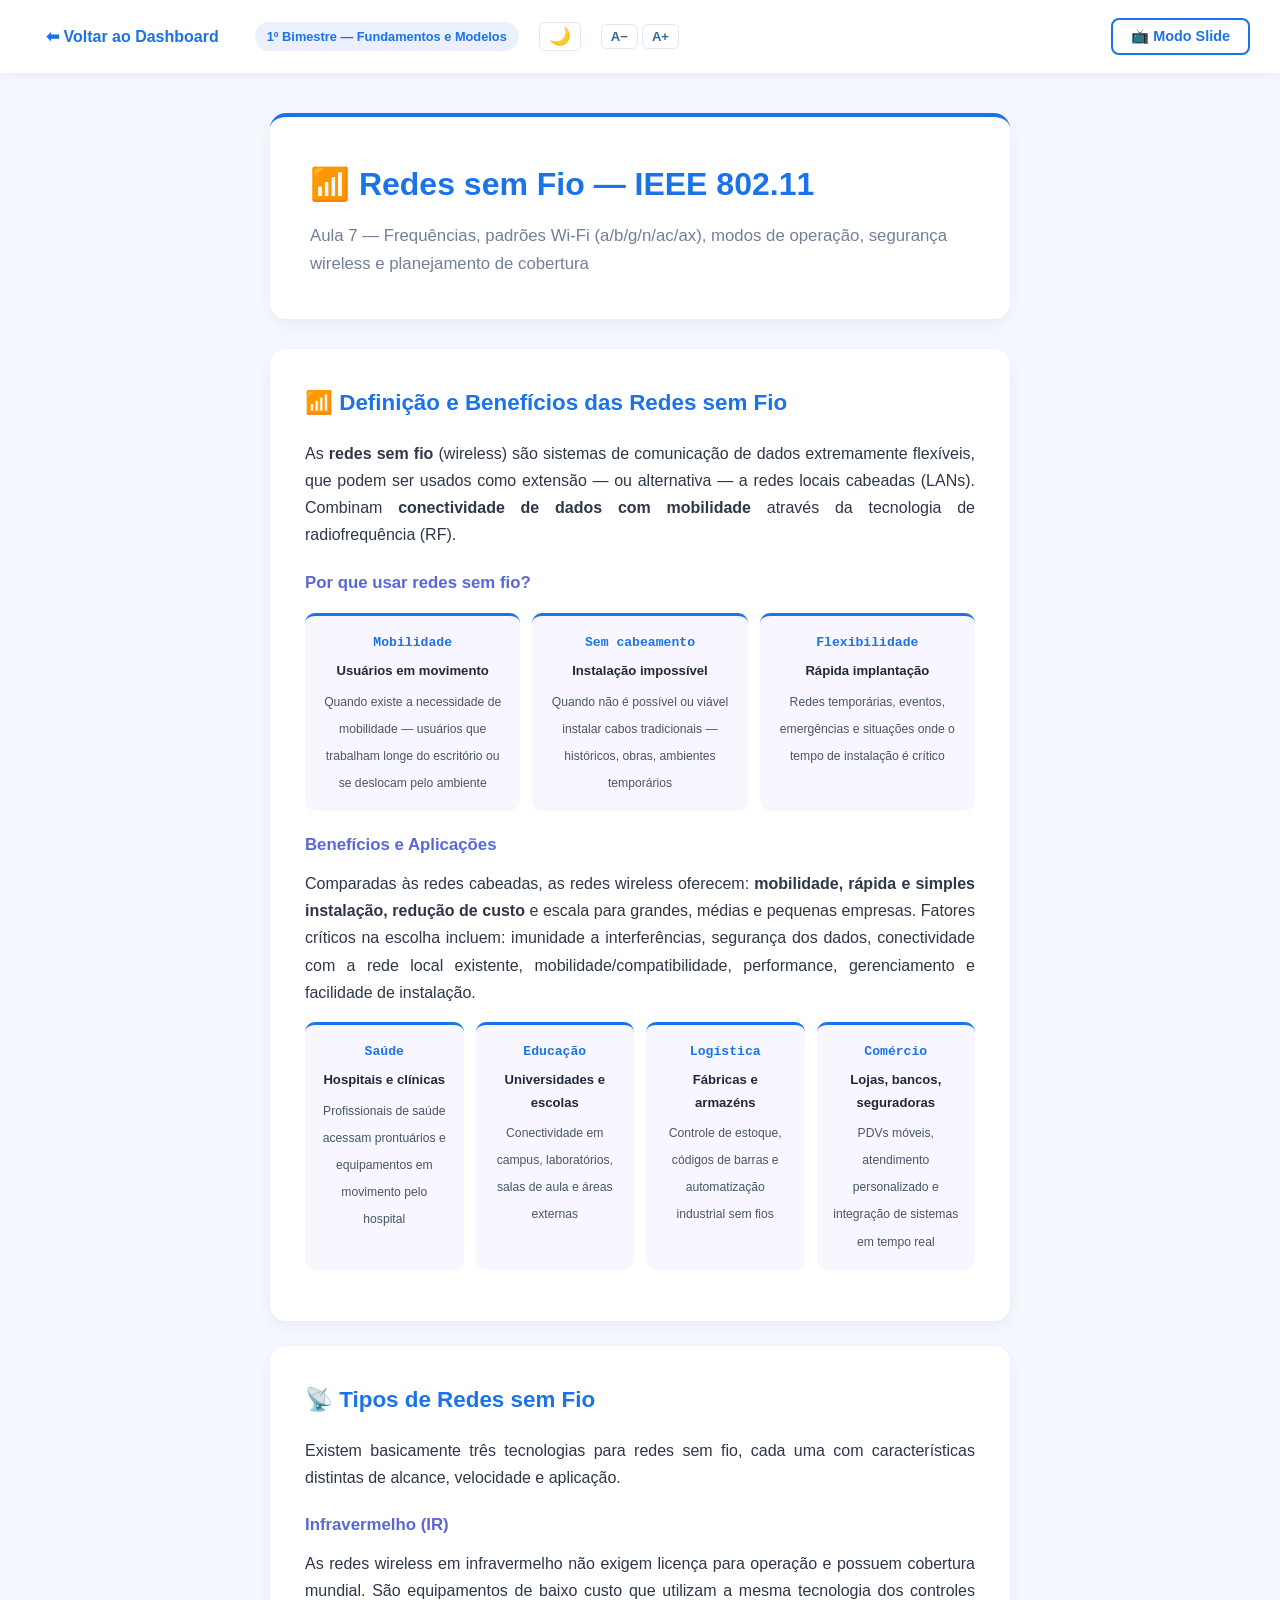
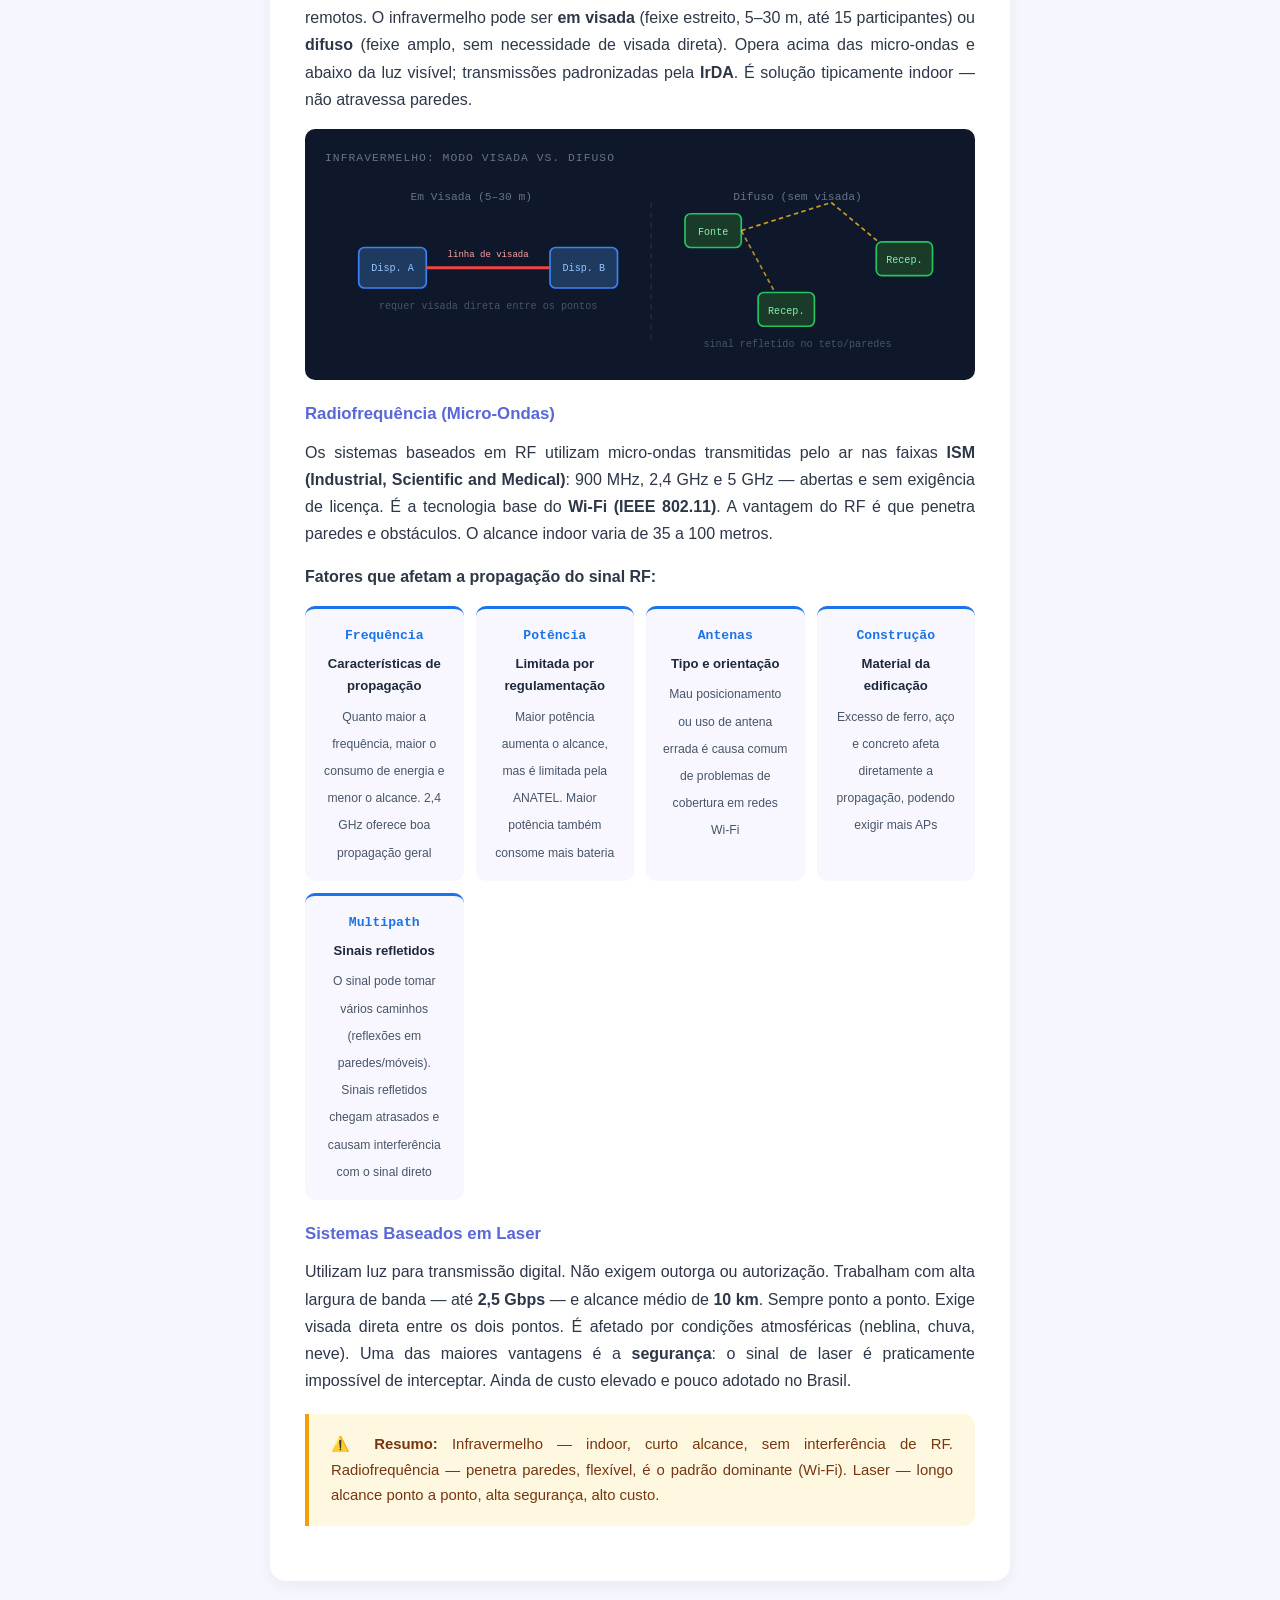
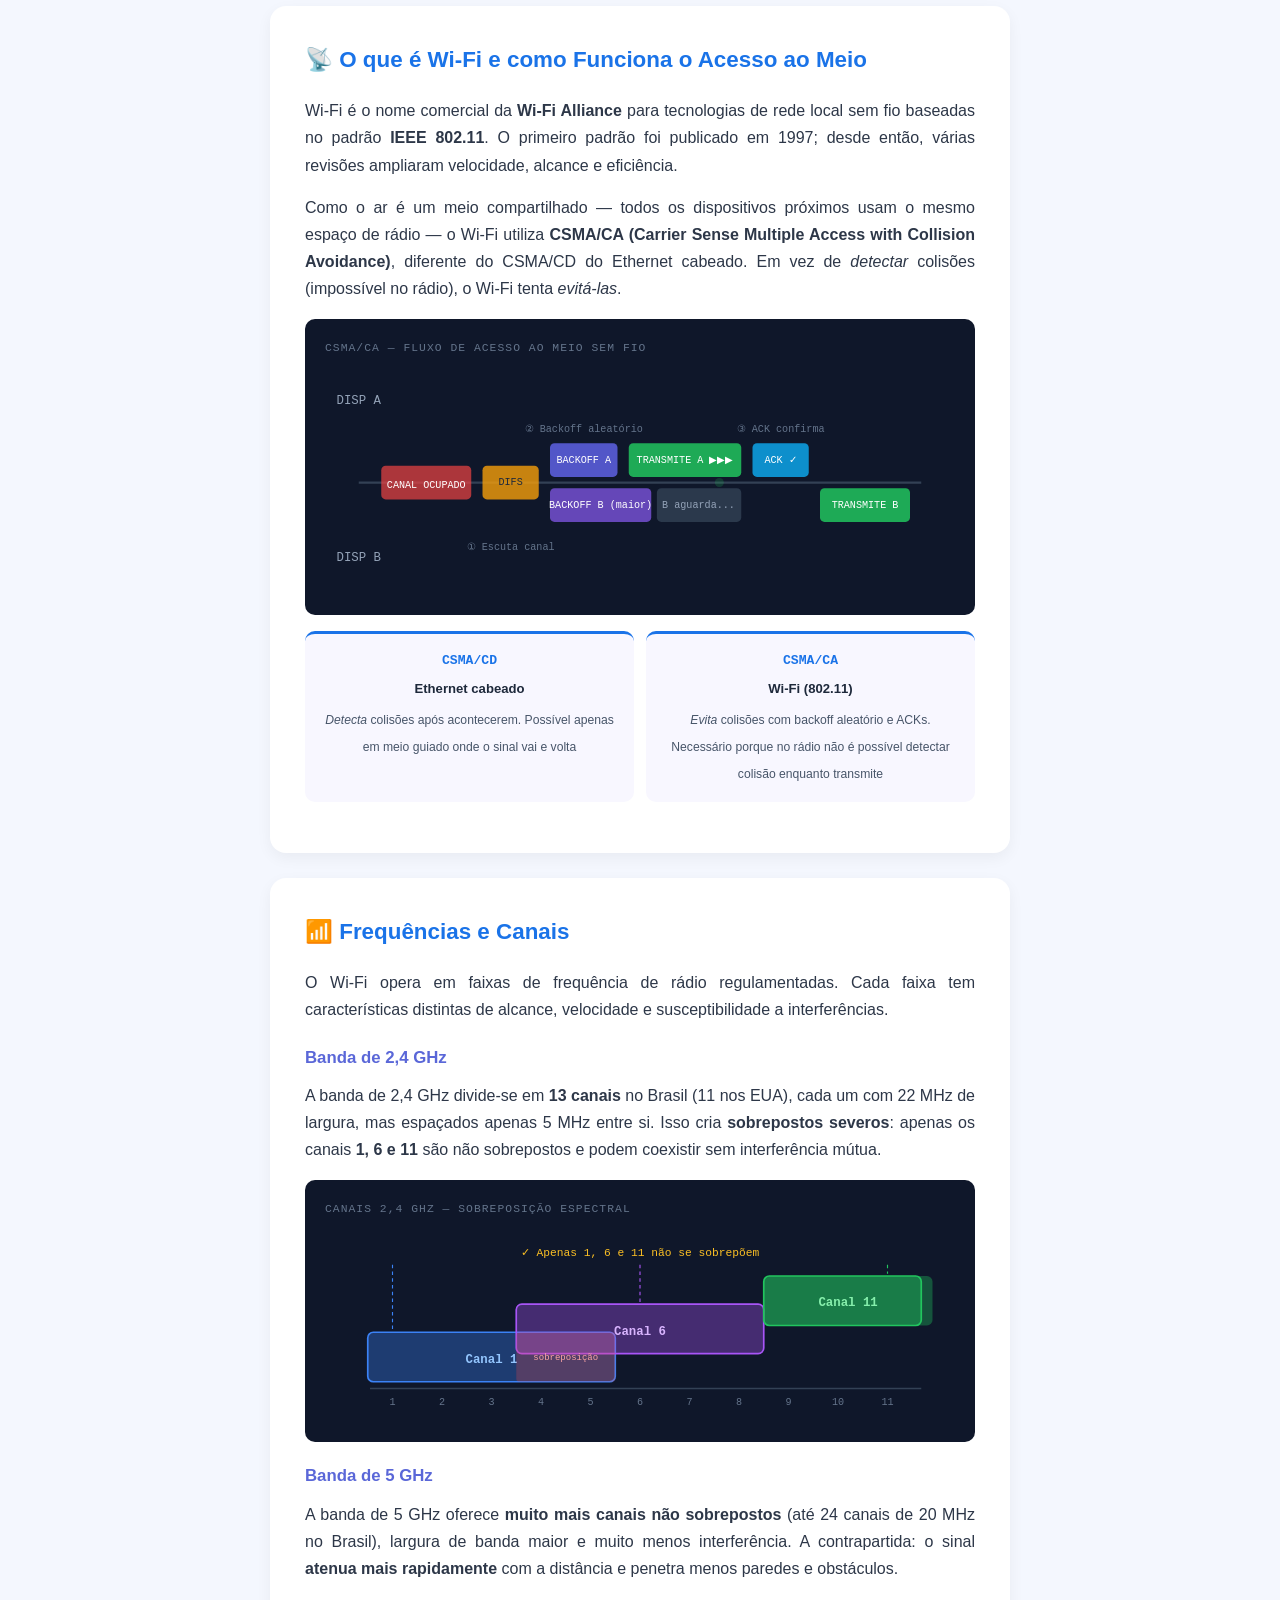
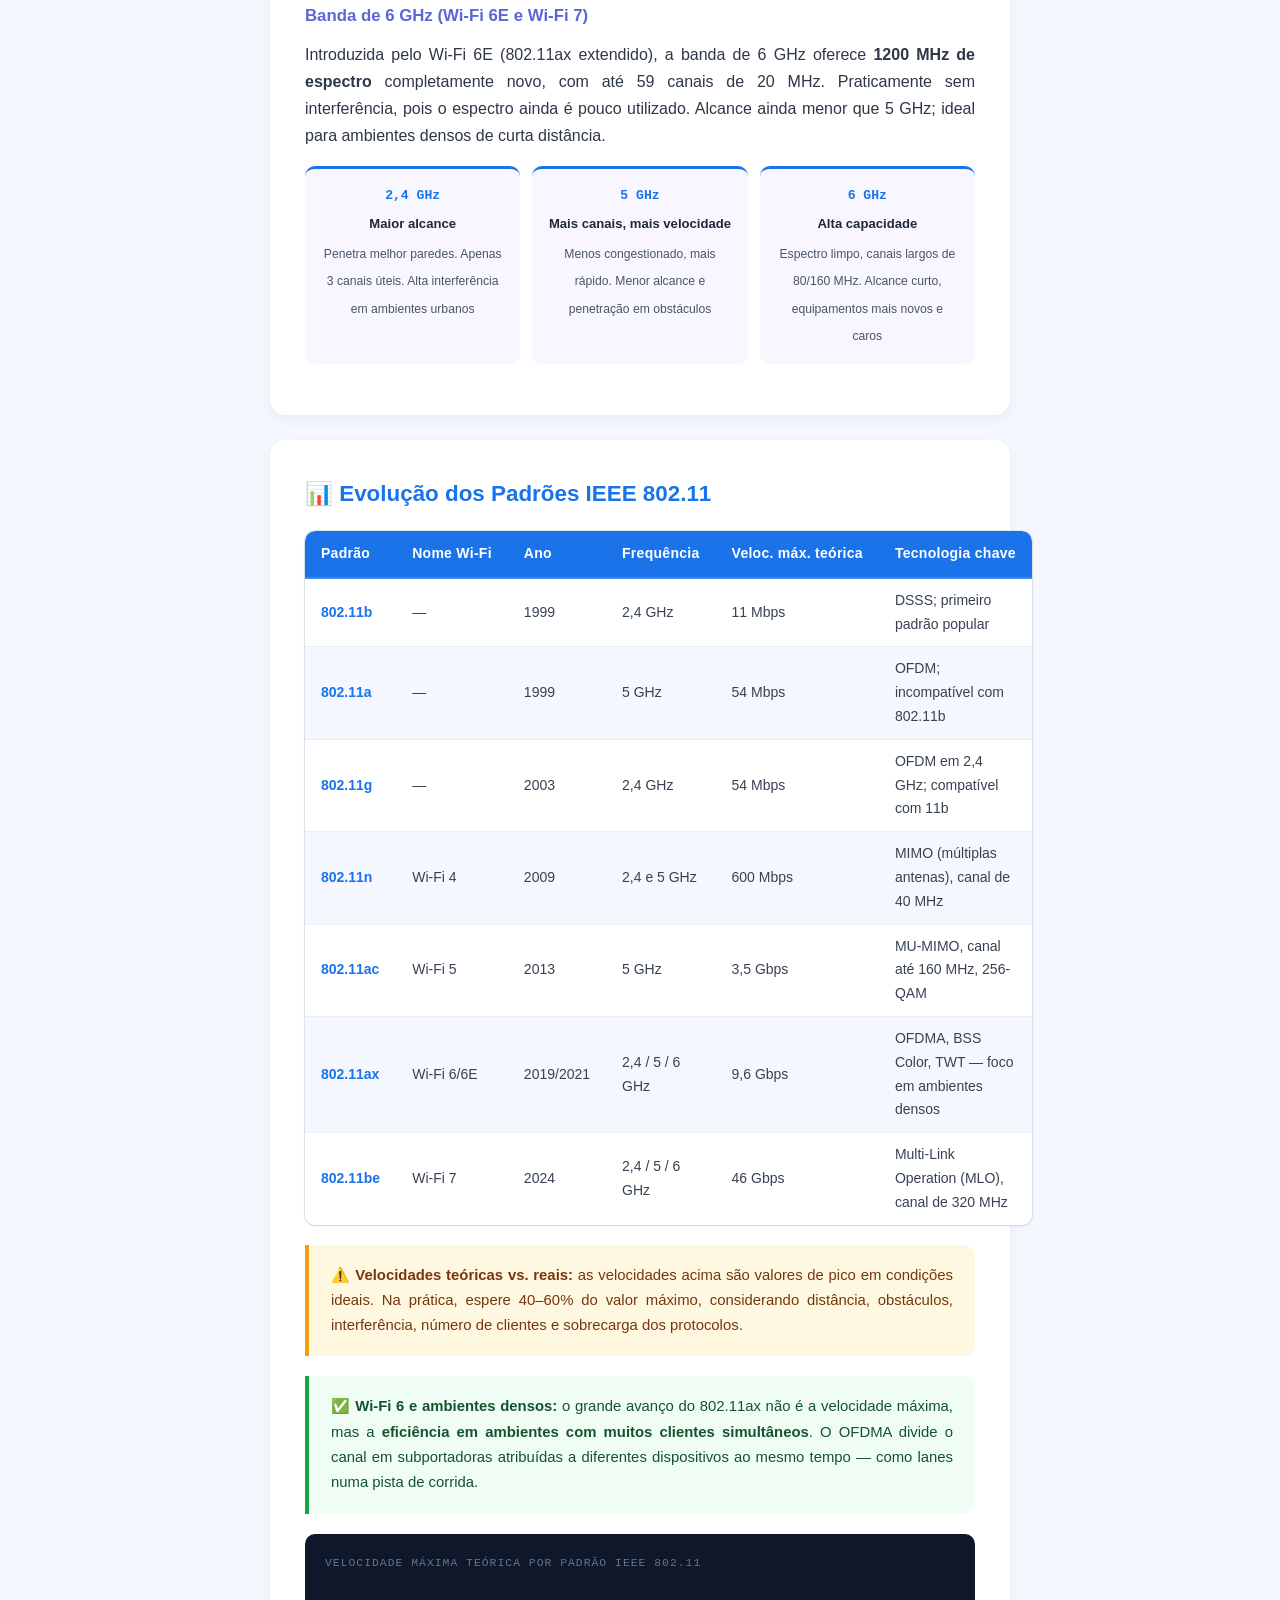
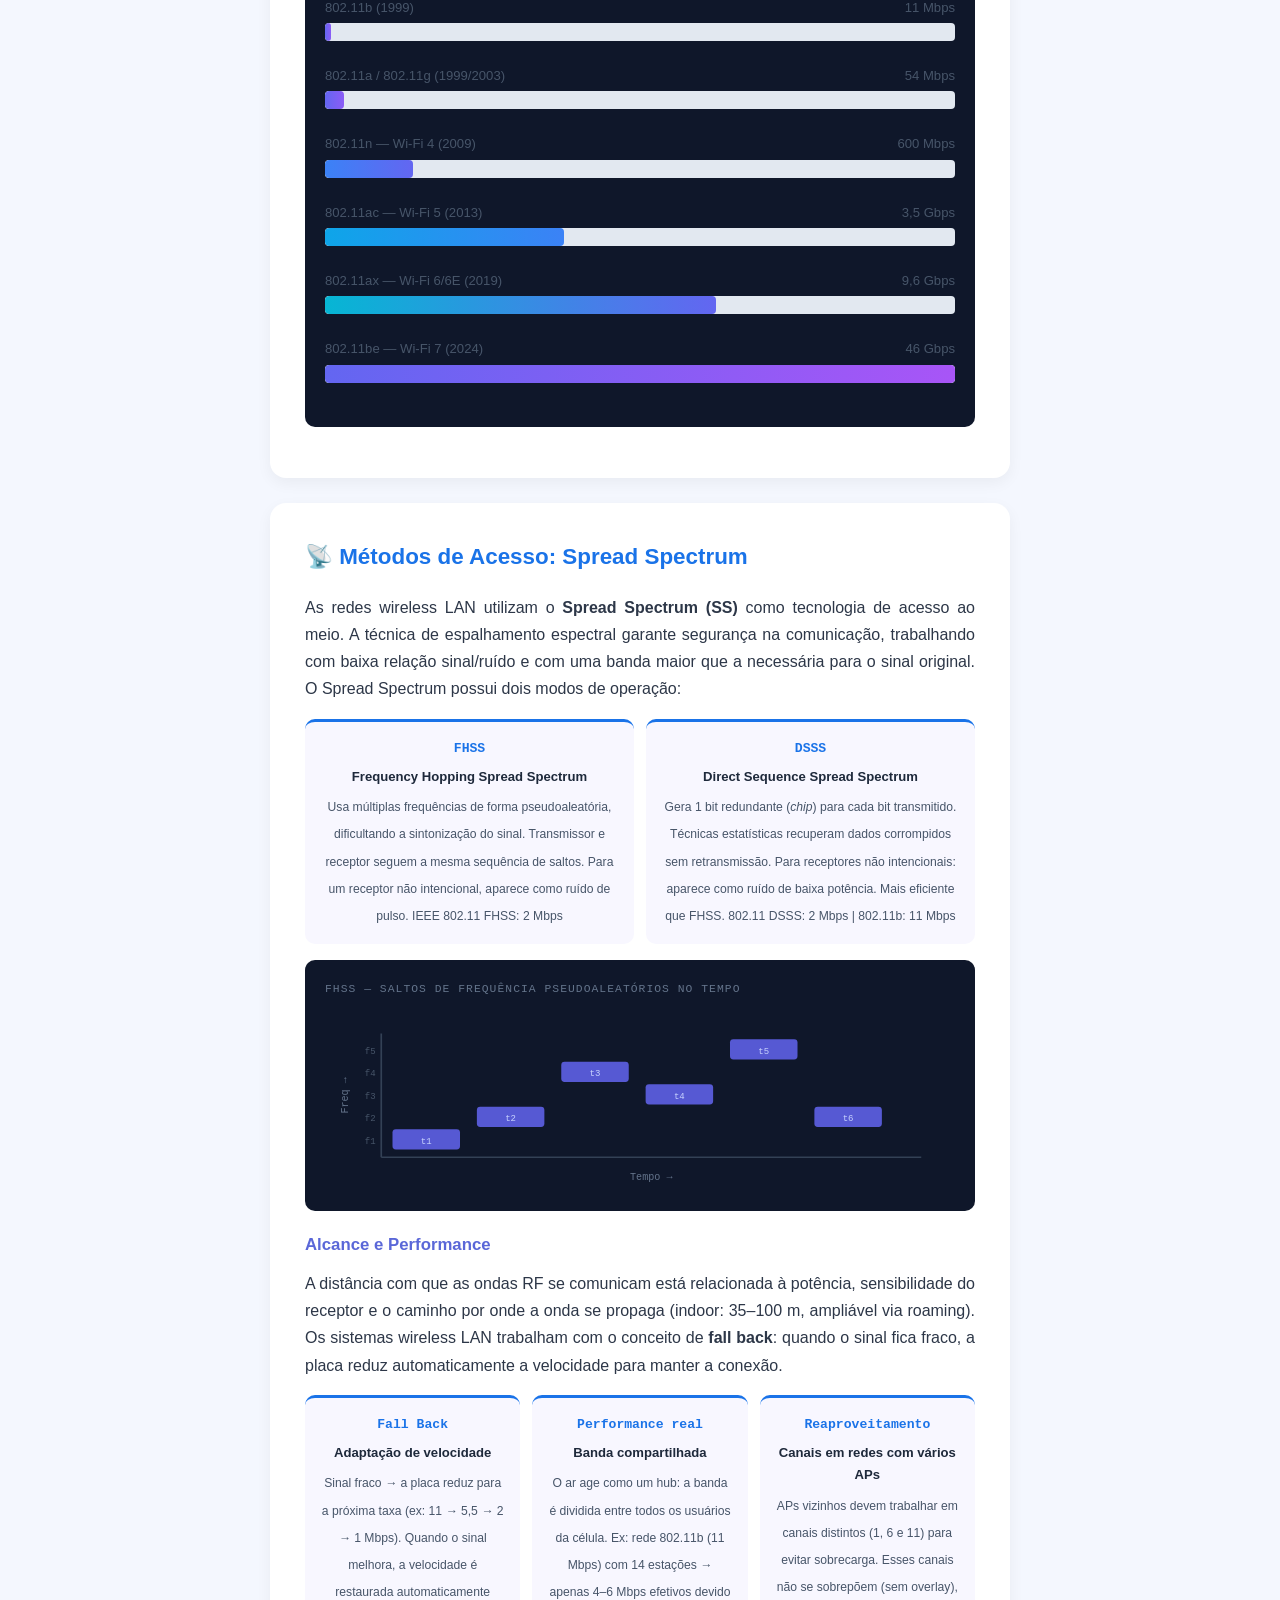
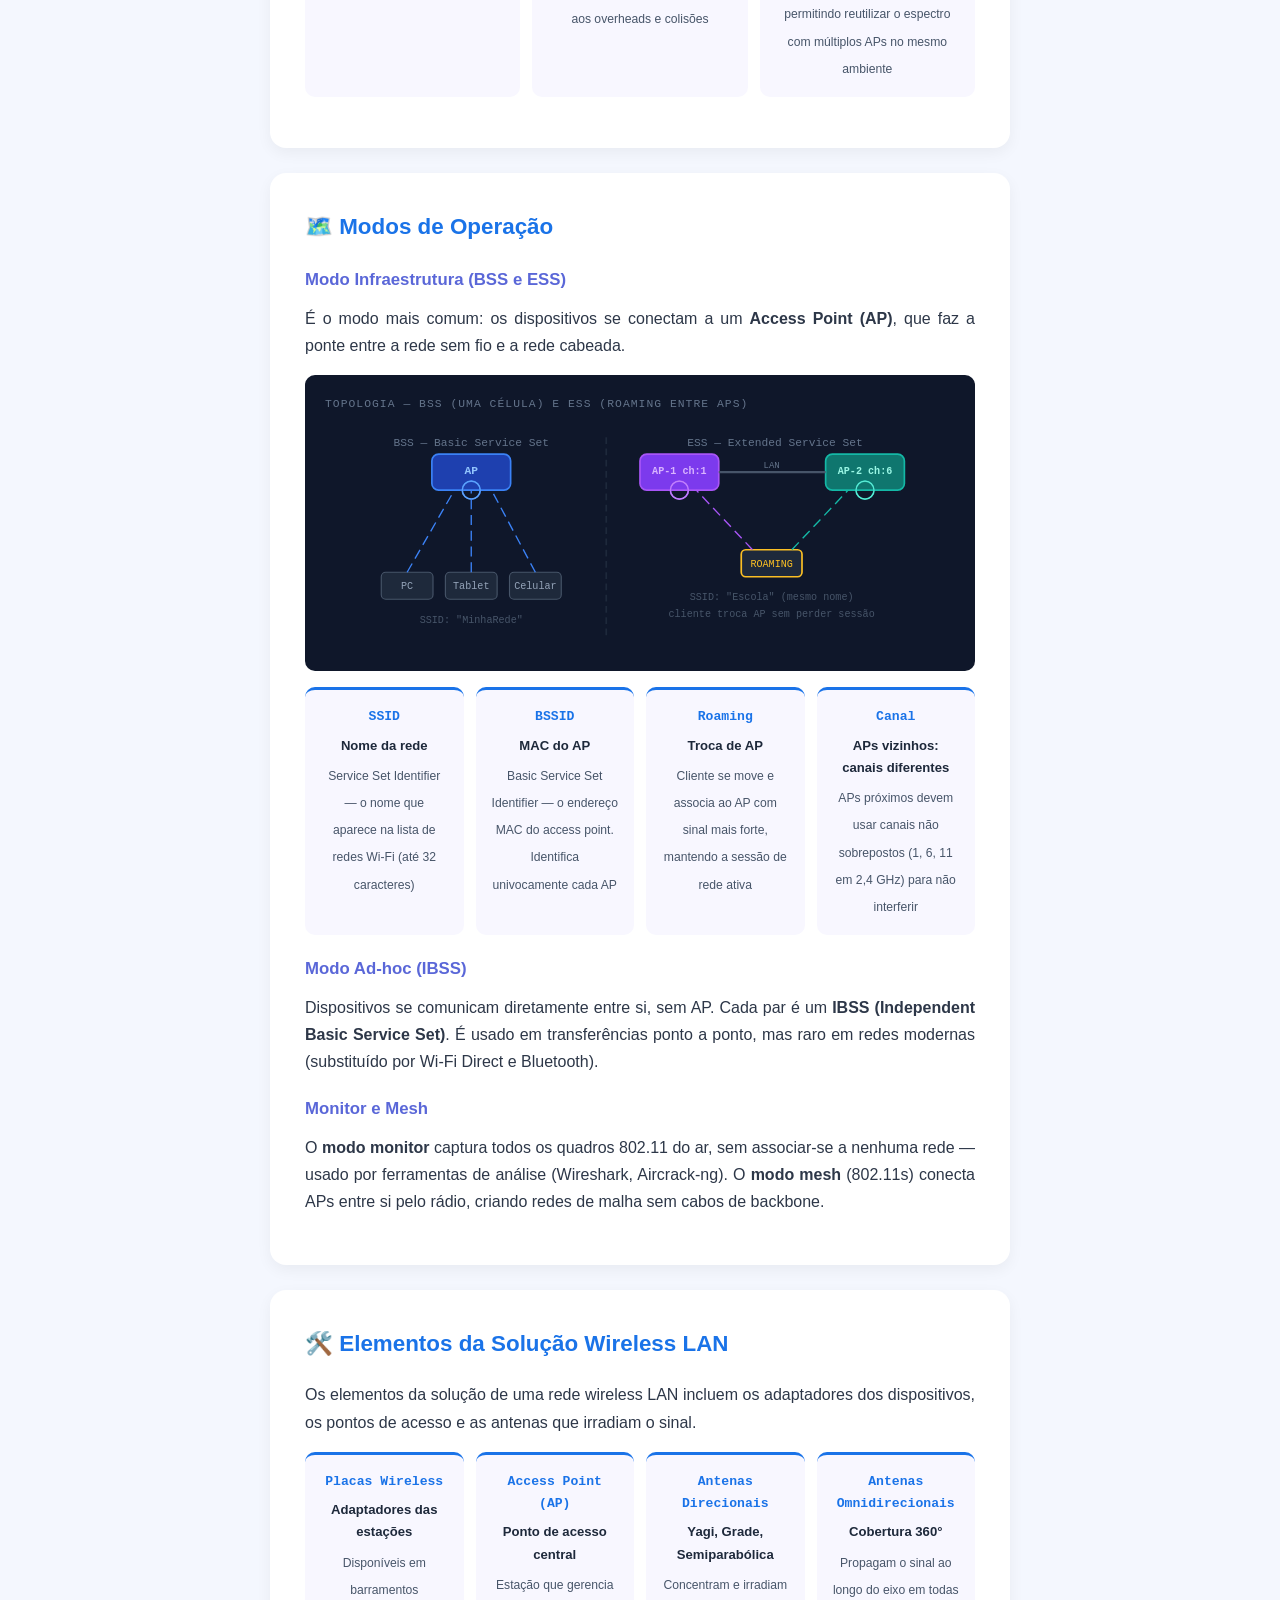
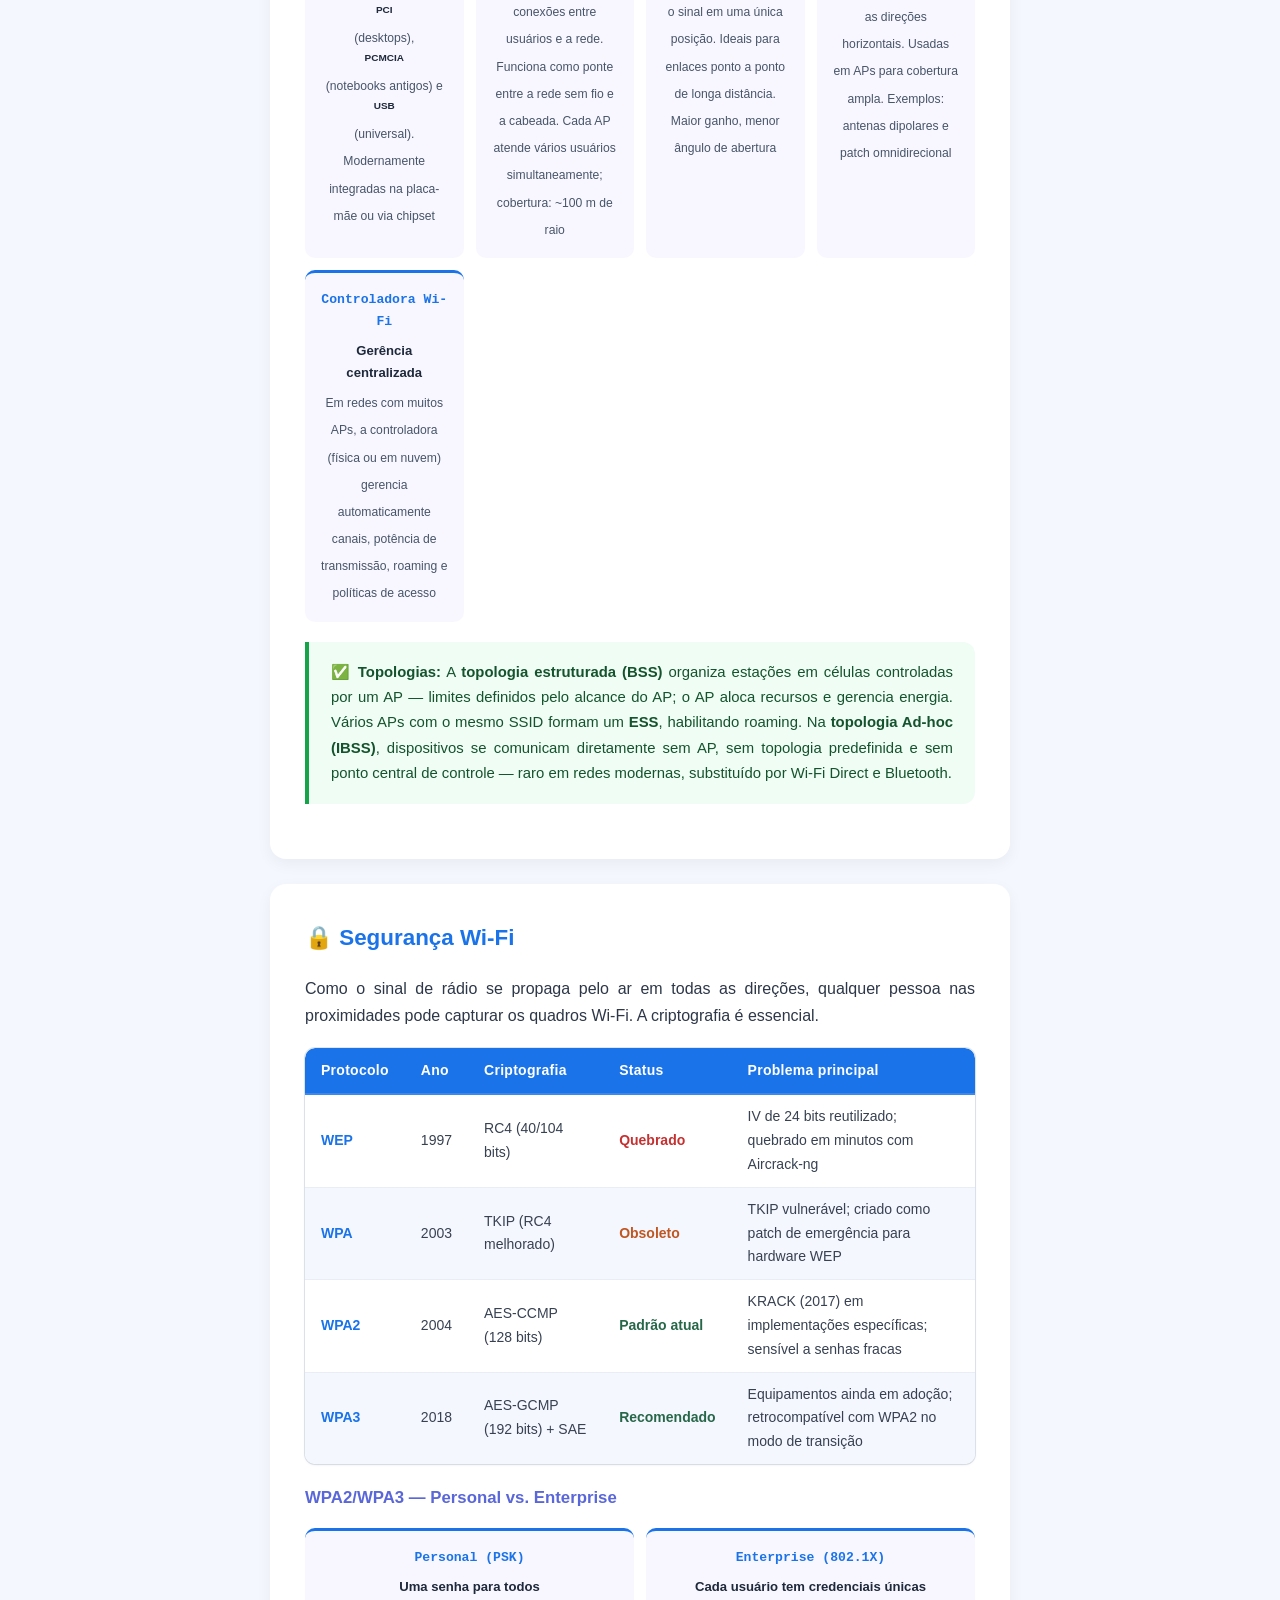
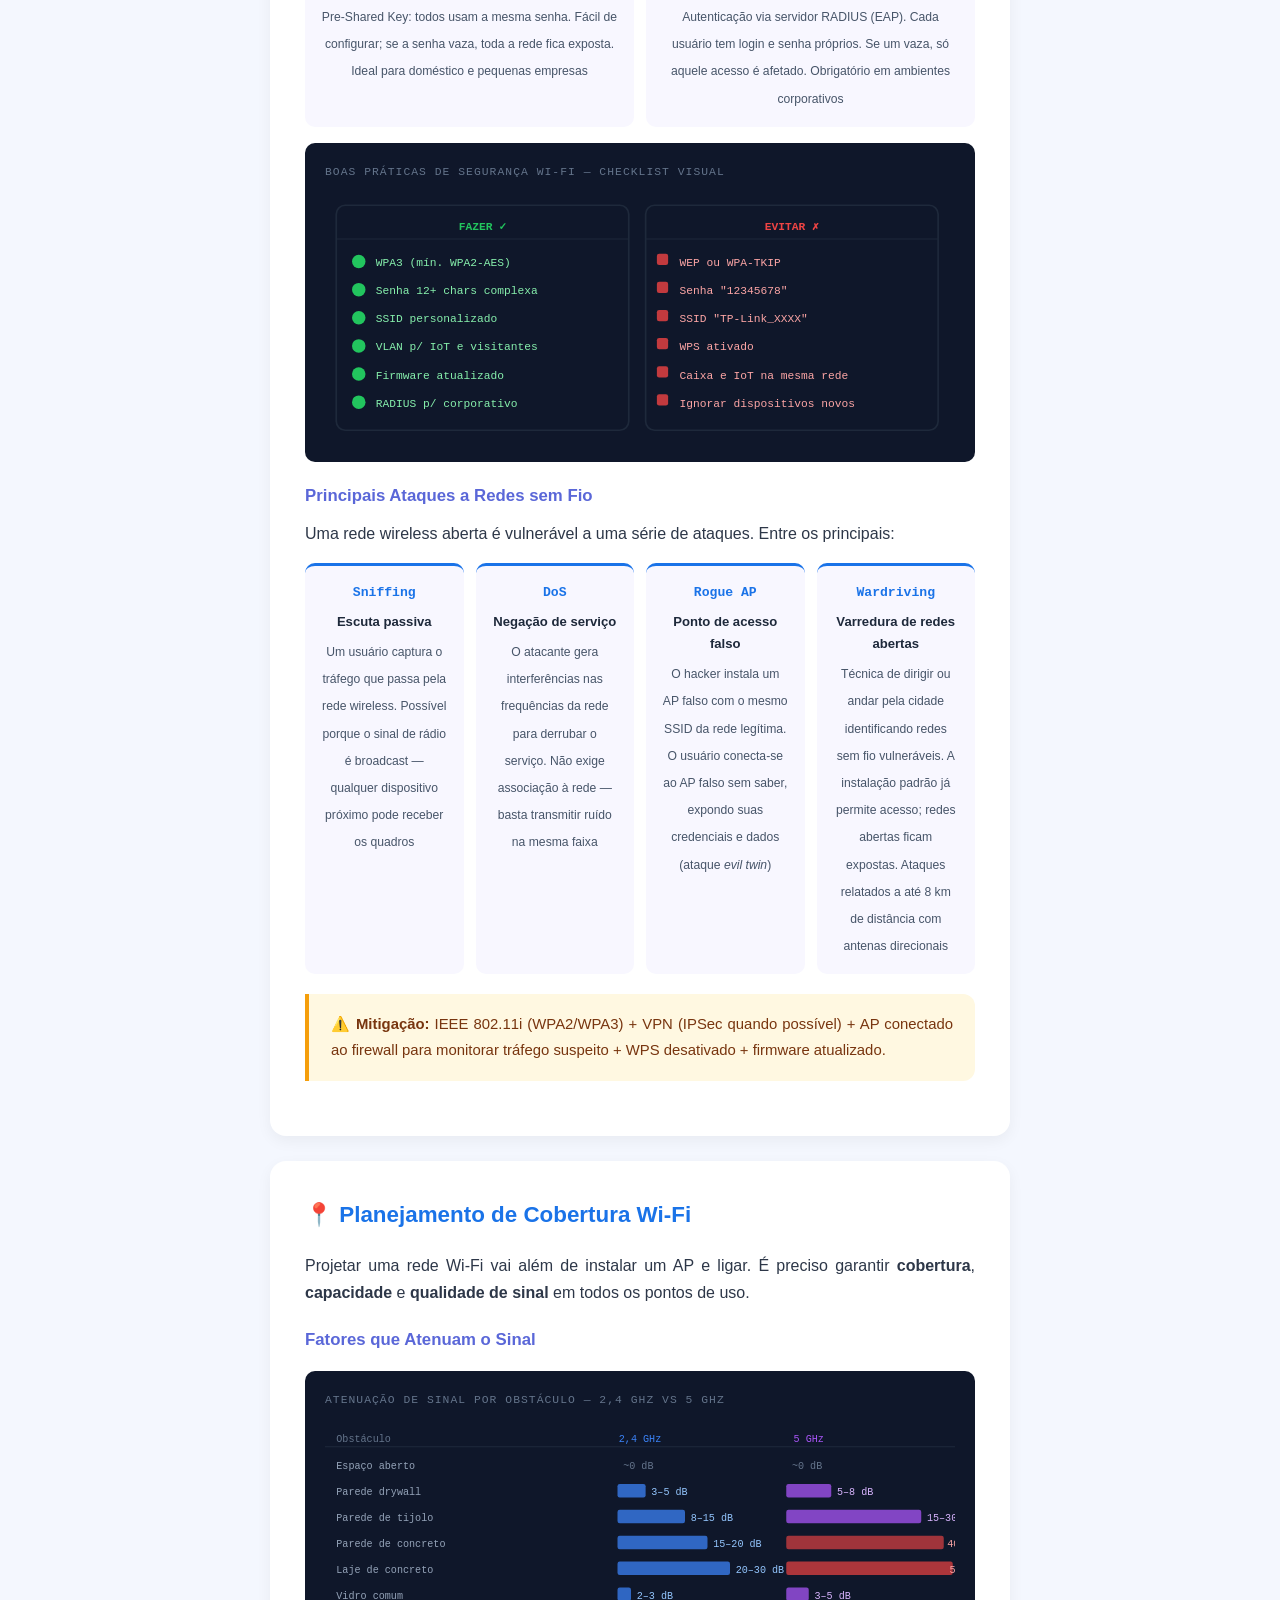
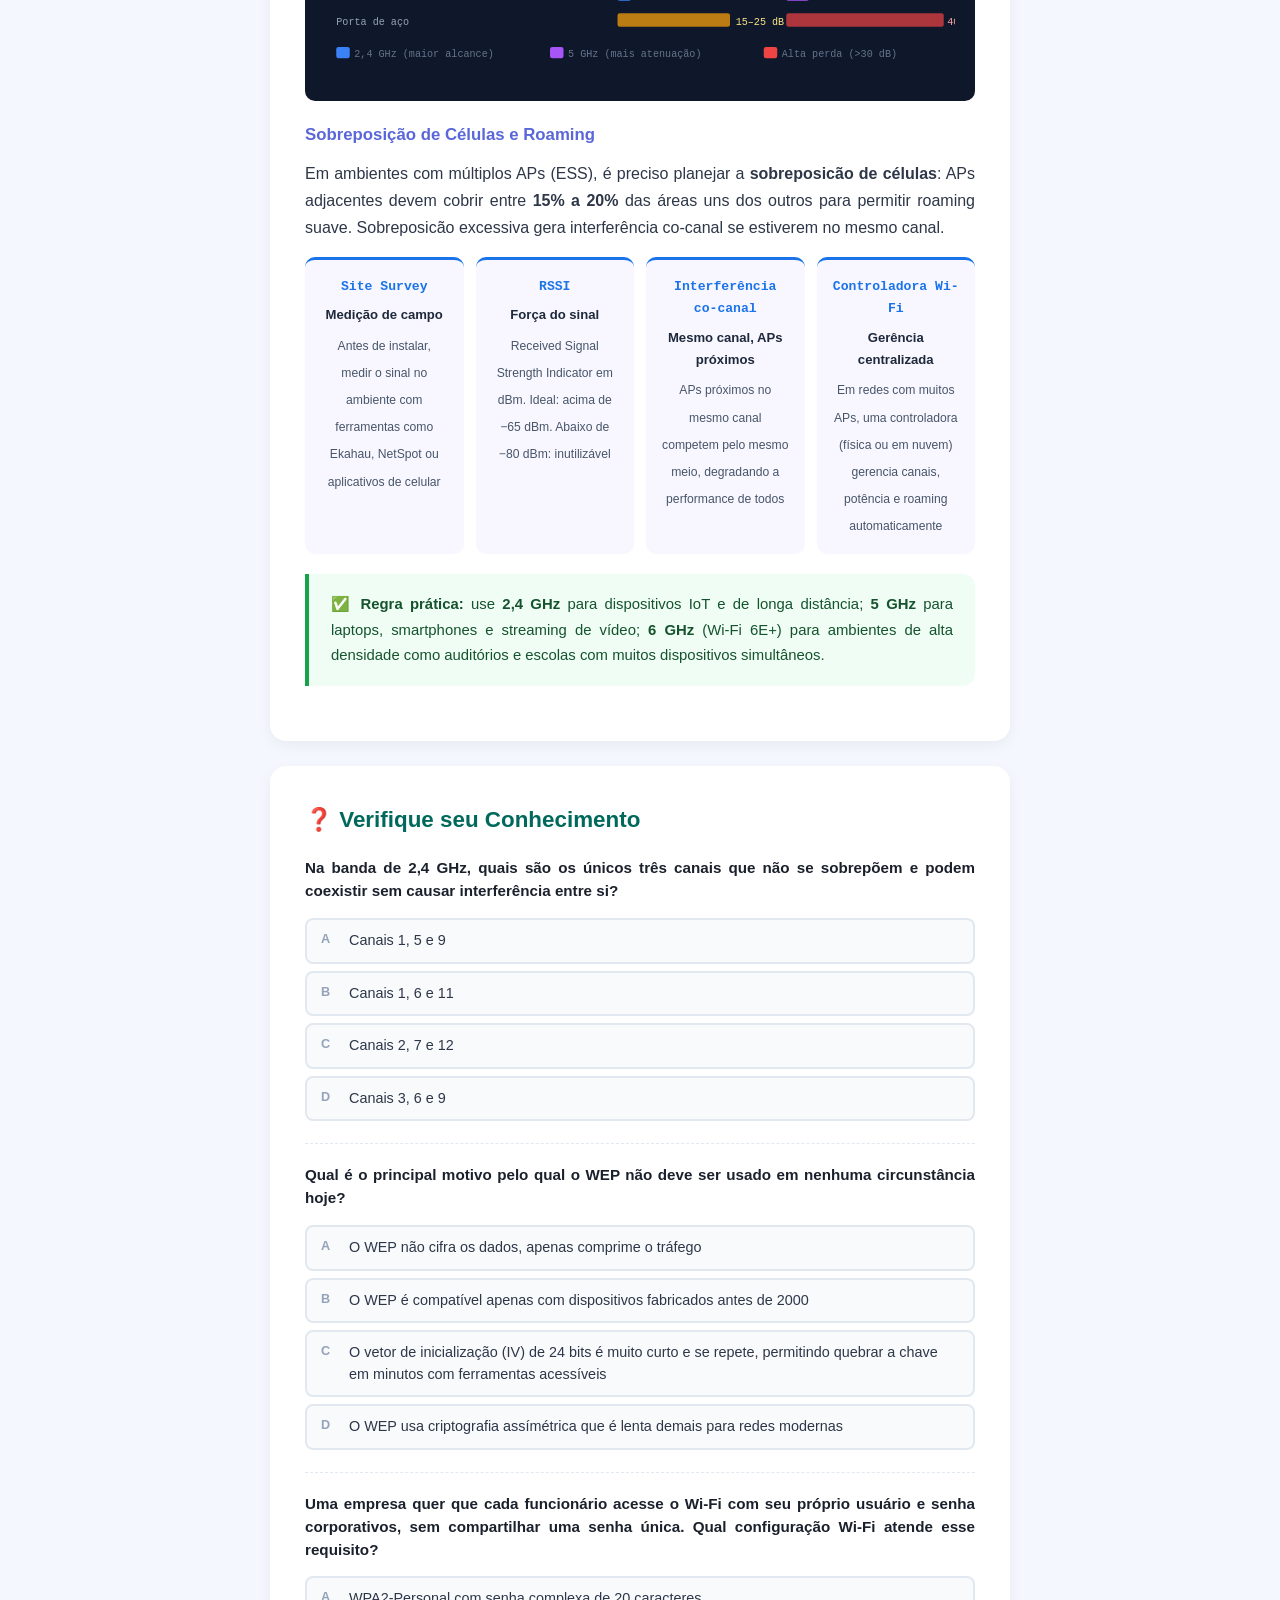
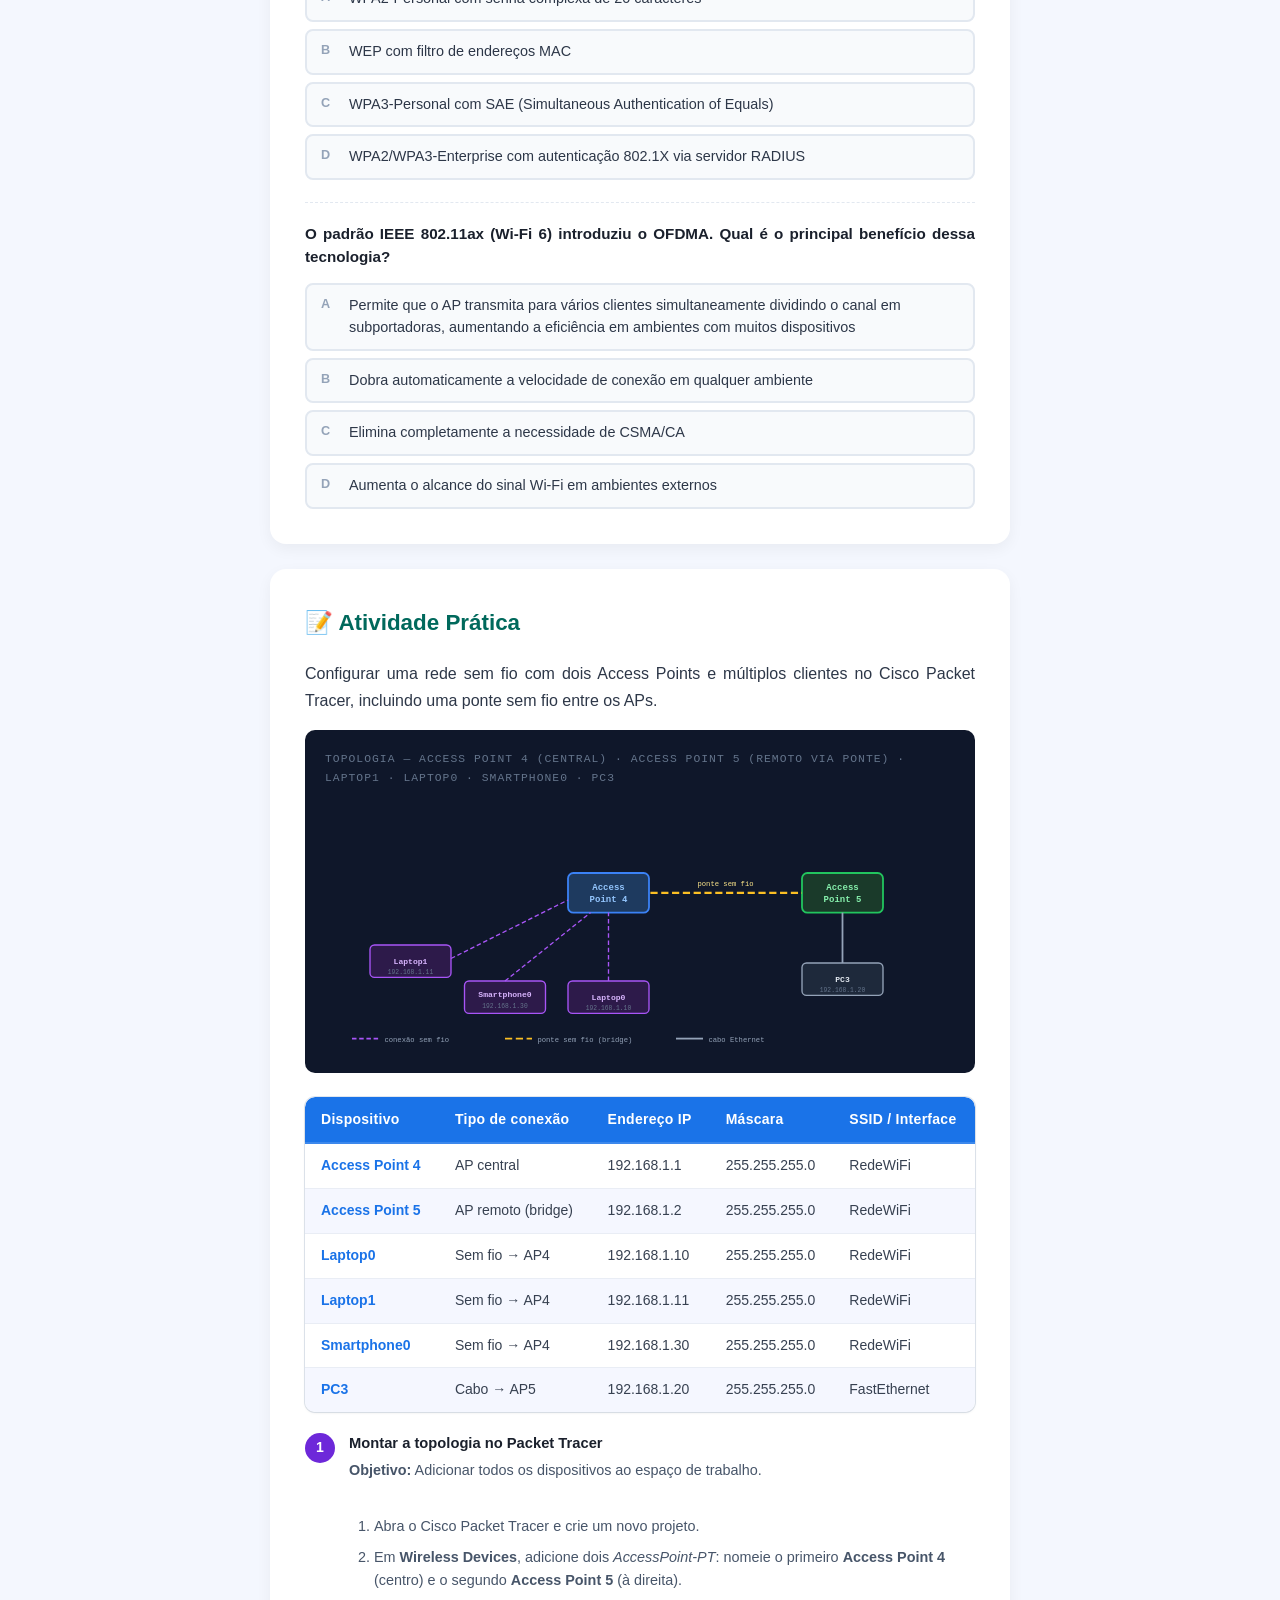
<file: rc07-wifi.html>
<!DOCTYPE html>
<html lang="pt-BR">
<head>
    <meta charset="UTF-8">
    <meta name="viewport" content="width=device-width, initial-scale=1.0">
    <title>Aula 7 — Redes sem Fio (IEEE 802.11)</title>
    <link rel="stylesheet" href="slide-mode.css">
    <link rel="stylesheet" href="exercise.css">
    <link rel="stylesheet" href="lesson.css">
    <style>
        :root {
            --primary:   #1a73e8;
            --secondary: #0d47a1;
            --bg-light:  #f4f7fe;
            --text-dark: #2d3748;
        }

        /* ── Viz Wrappers ── */
        .viz-wrap{background:#0f172a;border-radius:10px;padding:1.25rem;margin:1rem 0;overflow:hidden}
        .viz-title{color:#64748b;font-size:.71rem;text-transform:uppercase;letter-spacing:.09em;margin-bottom:.75rem;font-family:'Courier New',monospace}
        @keyframes draw-path{from{stroke-dashoffset:900}to{stroke-dashoffset:0}}
        .tw-wire{stroke-dasharray:900;stroke-dashoffset:900;animation:draw-path 2s ease forwards}
        @keyframes light-travel{0%{stroke-dashoffset:700;opacity:.1}45%{opacity:1}100%{stroke-dashoffset:0;opacity:.1}}
        .light-beam{stroke-dasharray:700;animation:light-travel 2.4s ease-in-out infinite}
        .light-beam-b{animation-delay:1.2s}
        @keyframes dash-flow{from{stroke-dashoffset:18}to{stroke-dashoffset:0}}
        .flow-line{stroke-dasharray:9 5;animation:dash-flow .7s linear infinite}
        @keyframes pulse-ring{0%{r:8;opacity:.9}100%{r:38;opacity:0}}
        .pulse-ring{animation:pulse-ring 2s ease-out infinite}
        .pulse-ring-b{animation-delay:.7s}
        .pulse-ring-c{animation-delay:1.4s}
        @keyframes wifi-wave{0%,100%{opacity:.15}50%{opacity:1}}
        .wifi-arc-1{animation:wifi-wave 2s ease-in-out infinite;animation-delay:0s}
        .wifi-arc-2{animation:wifi-wave 2s ease-in-out infinite;animation-delay:.4s}
        .wifi-arc-3{animation:wifi-wave 2s ease-in-out infinite;animation-delay:.8s}
        @keyframes float-packet{0%{transform:translateX(0);opacity:1}100%{transform:translateX(280px);opacity:.2}}
        .pkt-float{animation:float-packet 2.2s linear infinite}
        @keyframes blink-led{0%,100%{opacity:.2}50%{opacity:1}}
        .led-blink{animation:blink-led 1s ease-in-out infinite}
        /* ── Comparison Bars ── */
        .bar-section{margin:1.5rem 0}
        .bar-label{display:flex;justify-content:space-between;font-size:.82rem;color:#475569;margin-bottom:4px}
        .bar-track{background:#e2e8f0;border-radius:4px;height:18px;overflow:hidden}
        .bar-fill{height:100%;border-radius:4px;width:0;transition:width 1.4s cubic-bezier(.4,0,.2,1)}
    </style>
</head>
<body>

<div class="top-bar">
    <a href="index.html" class="back-btn">&#x2B05; Voltar ao Dashboard</a>
    <span class="page-badge">1&ordm; Bimestre &mdash; Fundamentos e Modelos</span>
    <button class="slide-toggle" id="slideToggleBtn">&#x1F4FA; Modo Slide</button>
</div>

<div class="content-wrapper">

    <div class="lesson-hero">
        <h1>&#x1F4F6; Redes sem Fio &mdash; IEEE 802.11</h1>
        <p class="subtitle">Aula 7 &mdash; Frequ&ecirc;ncias, padr&otilde;es Wi-Fi (a/b/g/n/ac/ax), modos de opera&ccedil;&atilde;o, seguran&ccedil;a wireless e planejamento de cobertura</p>
    </div>

    <!-- CARD 0 — Definição, Benefícios e Aplicações -->
    <div class="content-card">
        <h2>&#x1F4F6; Defini&ccedil;&atilde;o e Benef&iacute;cios das Redes sem Fio</h2>
        <p>As <strong>redes sem fio</strong> (wireless) s&atilde;o sistemas de comunica&ccedil;&atilde;o de dados extremamente flex&iacute;veis, que podem ser usados como extens&atilde;o &mdash; ou alternativa &mdash; a redes locais cabeadas (LANs). Combinam <strong>conectividade de dados com mobilidade</strong> atrav&eacute;s da tecnologia de radiofrequ&ecirc;ncia (RF).</p>

        <h3>Por que usar redes sem fio?</h3>
        <div class="cmd-grid">
            <div class="cmd-card">
                <span class="cmd">Mobilidade</span>
                <strong>Usu&aacute;rios em movimento</strong>
                <span>Quando existe a necessidade de mobilidade &mdash; usu&aacute;rios que trabalham longe do escrit&oacute;rio ou se deslocam pelo ambiente</span>
            </div>
            <div class="cmd-card">
                <span class="cmd">Sem cabeamento</span>
                <strong>Instala&ccedil;&atilde;o imposs&iacute;vel</strong>
                <span>Quando n&atilde;o &eacute; poss&iacute;vel ou vi&aacute;vel instalar cabos tradicionais &mdash; hist&oacute;ricos, obras, ambientes tempor&aacute;rios</span>
            </div>
            <div class="cmd-card">
                <span class="cmd">Flexibilidade</span>
                <strong>R&aacute;pida implanta&ccedil;&atilde;o</strong>
                <span>Redes tempor&aacute;rias, eventos, emerg&ecirc;ncias e situa&ccedil;&otilde;es onde o tempo de instala&ccedil;&atilde;o &eacute; cr&iacute;tico</span>
            </div>
        </div>

        <h3>Benef&iacute;cios e Aplica&ccedil;&otilde;es</h3>
        <p>Comparadas &agrave;s redes cabeadas, as redes wireless oferecem: <strong>mobilidade, r&aacute;pida e simples instala&ccedil;&atilde;o, redu&ccedil;&atilde;o de custo</strong> e escala para grandes, m&eacute;dias e pequenas empresas. Fatores cr&iacute;ticos na escolha incluem: imunidade a interfer&ecirc;ncias, seguran&ccedil;a dos dados, conectividade com a rede local existente, mobilidade/compatibilidade, performance, gerenciamento e facilidade de instala&ccedil;&atilde;o.</p>

        <div class="cmd-grid">
            <div class="cmd-card">
                <span class="cmd">Sa&uacute;de</span>
                <strong>Hospitais e cl&iacute;nicas</strong>
                <span>Profissionais de sa&uacute;de acessam prontu&aacute;rios e equipamentos em movimento pelo hospital</span>
            </div>
            <div class="cmd-card">
                <span class="cmd">Educa&ccedil;&atilde;o</span>
                <strong>Universidades e escolas</strong>
                <span>Conectividade em campus, laborat&oacute;rios, salas de aula e &aacute;reas externas</span>
            </div>
            <div class="cmd-card">
                <span class="cmd">Log&iacute;stica</span>
                <strong>F&aacute;bricas e armaz&eacute;ns</strong>
                <span>Controle de estoque, c&oacute;digos de barras e automatiza&ccedil;&atilde;o industrial sem fios</span>
            </div>
            <div class="cmd-card">
                <span class="cmd">Com&eacute;rcio</span>
                <strong>Lojas, bancos, seguradoras</strong>
                <span>PDVs m&oacute;veis, atendimento personalizado e integra&ccedil;&atilde;o de sistemas em tempo real</span>
            </div>
        </div>
    </div>

    <!-- CARD 0b — Tipos de Redes sem Fio -->
    <div class="content-card">
        <h2>&#x1F4E1; Tipos de Redes sem Fio</h2>
        <p>Existem basicamente tr&ecirc;s tecnologias para redes sem fio, cada uma com caracter&iacute;sticas distintas de alcance, velocidade e aplica&ccedil;&atilde;o.</p>

        <h3>Infravermelho (IR)</h3>
        <p>As redes wireless em infravermelho n&atilde;o exigem licen&ccedil;a para opera&ccedil;&atilde;o e possuem cobertura mundial. S&atilde;o equipamentos de baixo custo que utilizam a mesma tecnologia dos controles remotos. O infravermelho pode ser <strong>em visada</strong> (feixe estreito, 5&ndash;30 m, at&eacute; 15 participantes) ou <strong>difuso</strong> (feixe amplo, sem necessidade de visada direta). Opera acima das micro-ondas e abaixo da luz vis&iacute;vel; transmiss&otilde;es padronizadas pela <strong>IrDA</strong>. &Eacute; solu&ccedil;&atilde;o tipicamente indoor &mdash; n&atilde;o atravessa paredes.</p>

        <div class="viz-wrap">
            <div class="viz-title">Infravermelho: modo visada vs. difuso</div>
            <svg viewBox="0 0 560 160" width="100%" style="display:block">
                <!-- Visada -->
                <text x="130" y="18" fill="#64748b" font-size="10" font-family="monospace" text-anchor="middle">Em Visada (5–30 m)</text>
                <rect x="30" y="60" width="60" height="36" rx="5" fill="#1e3a5f" stroke="#3b82f6" stroke-width="1.5"/>
                <text x="60" y="81" fill="#93c5fd" font-size="9" font-family="monospace" text-anchor="middle">Disp. A</text>
                <rect x="200" y="60" width="60" height="36" rx="5" fill="#1e3a5f" stroke="#3b82f6" stroke-width="1.5"/>
                <text x="230" y="81" fill="#93c5fd" font-size="9" font-family="monospace" text-anchor="middle">Disp. B</text>
                <line x1="90" y1="78" x2="200" y2="78" stroke="#ef4444" stroke-width="2.5" stroke-dasharray="6 3" class="tw-wire"/>
                <text x="145" y="68" fill="#fca5a5" font-size="8" font-family="monospace" text-anchor="middle">linha de visada</text>
                <text x="145" y="115" fill="#475569" font-size="9" font-family="monospace" text-anchor="middle">requer visada direta entre os pontos</text>
                <!-- Divider -->
                <line x1="290" y1="20" x2="290" y2="145" stroke="#1e293b" stroke-width="1.5" stroke-dasharray="5 4"/>
                <!-- Difuso -->
                <text x="420" y="18" fill="#64748b" font-size="10" font-family="monospace" text-anchor="middle">Difuso (sem visada)</text>
                <rect x="320" y="30" width="50" height="30" rx="5" fill="#1a3a2a" stroke="#22c55e" stroke-width="1.5"/>
                <text x="345" y="49" fill="#86efac" font-size="9" font-family="monospace" text-anchor="middle">Fonte</text>
                <!-- Reflection lines -->
                <line x1="370" y1="45" x2="450" y2="20" stroke="#fbbf24" stroke-width="1.5" stroke-dasharray="4 3" opacity=".8"/>
                <line x1="450" y1="20" x2="510" y2="70" stroke="#fbbf24" stroke-width="1.5" stroke-dasharray="4 3" opacity=".8"/>
                <line x1="370" y1="45" x2="400" y2="100" stroke="#fbbf24" stroke-width="1.5" stroke-dasharray="4 3" opacity=".7"/>
                <rect x="490" y="55" width="50" height="30" rx="5" fill="#1a3a2a" stroke="#22c55e" stroke-width="1.5"/>
                <text x="515" y="74" fill="#86efac" font-size="9" font-family="monospace" text-anchor="middle">Recep.</text>
                <rect x="385" y="100" width="50" height="30" rx="5" fill="#1a3a2a" stroke="#22c55e" stroke-width="1.5"/>
                <text x="410" y="119" fill="#86efac" font-size="9" font-family="monospace" text-anchor="middle">Recep.</text>
                <text x="420" y="148" fill="#475569" font-size="9" font-family="monospace" text-anchor="middle">sinal refletido no teto/paredes</text>
            </svg>
        </div>

        <h3>Radiofrequ&ecirc;ncia (Micro-Ondas)</h3>
        <p>Os sistemas baseados em RF utilizam micro-ondas transmitidas pelo ar nas faixas <strong>ISM (Industrial, Scientific and Medical)</strong>: 900 MHz, 2,4 GHz e 5 GHz &mdash; abertas e sem exig&ecirc;ncia de licen&ccedil;a. &Eacute; a tecnologia base do <strong>Wi-Fi (IEEE 802.11)</strong>. A vantagem do RF &eacute; que penetra paredes e obst&aacute;culos. O alcance indoor varia de 35 a 100 metros.</p>

        <p><strong>Fatores que afetam a propaga&ccedil;&atilde;o do sinal RF:</strong></p>
        <div class="cmd-grid">
            <div class="cmd-card">
                <span class="cmd">Frequ&ecirc;ncia</span>
                <strong>Caracter&iacute;sticas de propaga&ccedil;&atilde;o</strong>
                <span>Quanto maior a frequ&ecirc;ncia, maior o consumo de energia e menor o alcance. 2,4 GHz oferece boa propaga&ccedil;&atilde;o geral</span>
            </div>
            <div class="cmd-card">
                <span class="cmd">Pot&ecirc;ncia</span>
                <strong>Limitada por regulamenta&ccedil;&atilde;o</strong>
                <span>Maior pot&ecirc;ncia aumenta o alcance, mas &eacute; limitada pela ANATEL. Maior pot&ecirc;ncia tamb&eacute;m consome mais bateria</span>
            </div>
            <div class="cmd-card">
                <span class="cmd">Antenas</span>
                <strong>Tipo e orienta&ccedil;&atilde;o</strong>
                <span>Mau posicionamento ou uso de antena errada &eacute; causa comum de problemas de cobertura em redes Wi-Fi</span>
            </div>
            <div class="cmd-card">
                <span class="cmd">Constru&ccedil;&atilde;o</span>
                <strong>Material da edifica&ccedil;&atilde;o</strong>
                <span>Excesso de ferro, a&ccedil;o e concreto afeta diretamente a propaga&ccedil;&atilde;o, podendo exigir mais APs</span>
            </div>
            <div class="cmd-card">
                <span class="cmd">Multipath</span>
                <strong>Sinais refletidos</strong>
                <span>O sinal pode tomar v&aacute;rios caminhos (reflex&otilde;es em paredes/m&oacute;veis). Sinais refletidos chegam atrasados e causam interfer&ecirc;ncia com o sinal direto</span>
            </div>
        </div>

        <h3>Sistemas Baseados em Laser</h3>
        <p>Utilizam luz para transmiss&atilde;o digital. N&atilde;o exigem outorga ou autoriza&ccedil;&atilde;o. Trabalham com alta largura de banda &mdash; at&eacute; <strong>2,5 Gbps</strong> &mdash; e alcance m&eacute;dio de <strong>10 km</strong>. Sempre ponto a ponto. Exige visada direta entre os dois pontos. &Eacute; afetado por condi&ccedil;&otilde;es atmosf&eacute;ricas (neblina, chuva, neve). Uma das maiores vantagens &eacute; a <strong>seguran&ccedil;a</strong>: o sinal de laser &eacute; praticamente imposs&iacute;vel de interceptar. Ainda de custo elevado e pouco adotado no Brasil.</p>

        <div class="alert-box">
            <p>&#x26A0;&#xFE0F; <strong>Resumo:</strong> Infravermelho &mdash; indoor, curto alcance, sem interfer&ecirc;ncia de RF. Radiofrequ&ecirc;ncia &mdash; penetra paredes, flex&iacute;vel, &eacute; o padr&atilde;o dominante (Wi-Fi). Laser &mdash; longo alcance ponto a ponto, alta seguran&ccedil;a, alto custo.</p>
        </div>
    </div>

    <!-- CARD 1 — O que é Wi-Fi e CSMA/CA -->
    <div class="content-card">
        <h2>&#x1F4E1; O que &eacute; Wi-Fi e como Funciona o Acesso ao Meio</h2>
        <p>Wi-Fi &eacute; o nome comercial da <strong>Wi-Fi Alliance</strong> para tecnologias de rede local sem fio baseadas no padr&atilde;o <strong>IEEE 802.11</strong>. O primeiro padr&atilde;o foi publicado em 1997; desde ent&atilde;o, v&aacute;rias revis&otilde;es ampliaram velocidade, alcance e efici&ecirc;ncia.</p>

        <p>Como o ar &eacute; um meio compartilhado &mdash; todos os dispositivos pr&oacute;ximos usam o mesmo espa&ccedil;o de r&aacute;dio &mdash; o Wi-Fi utiliza <strong>CSMA/CA (Carrier Sense Multiple Access with Collision Avoidance)</strong>, diferente do CSMA/CD do Ethernet cabeado. Em vez de <em>detectar</em> colis&otilde;es (imposs&iacute;vel no r&aacute;dio), o Wi-Fi tenta <em>evit&aacute;-las</em>.</p>

        <div class="viz-wrap">
            <div class="viz-title">CSMA/CA — fluxo de acesso ao meio sem fio</div>
            <svg viewBox="0 0 560 200" width="100%" style="display:block">
                <!-- Timeline base -->
                <line x1="30" y1="100" x2="530" y2="100" stroke="#334155" stroke-width="2"/>
                <!-- Device labels -->
                <text x="30" y="30" fill="#94a3b8" font-size="11" font-family="monospace" text-anchor="middle">DISP A</text>
                <text x="30" y="170" fill="#94a3b8" font-size="11" font-family="monospace" text-anchor="middle">DISP B</text>
                <!-- Canal ocupado block -->
                <rect x="50" y="85" width="80" height="30" rx="4" fill="#ef4444" opacity=".7"/>
                <text x="90" y="105" fill="#fff" font-size="9" font-family="monospace" text-anchor="middle">CANAL OCUPADO</text>
                <!-- DIFS block -->
                <rect x="140" y="85" width="50" height="30" rx="4" fill="#f59e0b" opacity=".8"/>
                <text x="165" y="102" fill="#1e293b" font-size="9" font-family="monospace" text-anchor="middle">DIFS</text>
                <!-- Backoff block A -->
                <rect x="200" y="65" width="60" height="30" rx="4" fill="#6366f1" opacity=".8"/>
                <text x="230" y="83" fill="#fff" font-size="9" font-family="monospace" text-anchor="middle">BACKOFF A</text>
                <!-- Backoff block B -->
                <rect x="200" y="105" width="90" height="30" rx="4" fill="#8b5cf6" opacity=".7"/>
                <text x="245" y="123" fill="#fff" font-size="9" font-family="monospace" text-anchor="middle">BACKOFF B (maior)</text>
                <!-- Transmit A -->
                <rect x="270" y="65" width="100" height="30" rx="4" fill="#22c55e" opacity=".85"/>
                <text x="320" y="83" fill="#fff" font-size="9" font-family="monospace" text-anchor="middle">TRANSMITE A ▶▶▶</text>
                <!-- ACK A -->
                <rect x="380" y="65" width="50" height="30" rx="4" fill="#0ea5e9" opacity=".85"/>
                <text x="405" y="83" fill="#fff" font-size="9" font-family="monospace" text-anchor="middle">ACK ✓</text>
                <!-- B waits -->
                <rect x="295" y="105" width="75" height="30" rx="4" fill="#334155" opacity=".8"/>
                <text x="332" y="123" fill="#94a3b8" font-size="9" font-family="monospace" text-anchor="middle">B aguarda...</text>
                <!-- B transmit -->
                <rect x="440" y="105" width="80" height="30" rx="4" fill="#22c55e" opacity=".85"/>
                <text x="480" y="123" fill="#fff" font-size="9" font-family="monospace" text-anchor="middle">TRANSMITE B</text>
                <!-- arrows / flow packets -->
                <circle cx="320" cy="100" r="4" fill="#22c55e">
                    <animate attributeName="cx" values="270;370" dur="1.2s" repeatCount="indefinite"/>
                    <animate attributeName="opacity" values="1;0" dur="1.2s" repeatCount="indefinite"/>
                </circle>
                <!-- Labels -->
                <text x="165" y="160" fill="#64748b" font-size="9" font-family="monospace" text-anchor="middle">① Escuta canal</text>
                <text x="230" y="55" fill="#64748b" font-size="9" font-family="monospace" text-anchor="middle">② Backoff aleatório</text>
                <text x="405" y="55" fill="#64748b" font-size="9" font-family="monospace" text-anchor="middle">③ ACK confirma</text>
            </svg>
        </div>

        <div class="cmd-grid">
            <div class="cmd-card">
                <span class="cmd">CSMA/CD</span>
                <strong>Ethernet cabeado</strong>
                <span><em>Detecta</em> colis&otilde;es ap&oacute;s acontecerem. Poss&iacute;vel apenas em meio guiado onde o sinal vai e volta</span>
            </div>
            <div class="cmd-card">
                <span class="cmd">CSMA/CA</span>
                <strong>Wi-Fi (802.11)</strong>
                <span><em>Evita</em> colis&otilde;es com backoff aleat&oacute;rio e ACKs. Necess&aacute;rio porque no r&aacute;dio n&atilde;o &eacute; poss&iacute;vel detectar colis&atilde;o enquanto transmite</span>
            </div>
        </div>
    </div>

    <!-- CARD 2 — Frequências e canais -->
    <div class="content-card">
        <h2>&#x1F4F6; Frequ&ecirc;ncias e Canais</h2>
        <p>O Wi-Fi opera em faixas de frequ&ecirc;ncia de r&aacute;dio regulamentadas. Cada faixa tem caracter&iacute;sticas distintas de alcance, velocidade e susceptibilidade a interfer&ecirc;ncias.</p>

        <h3>Banda de 2,4 GHz</h3>
        <p>A banda de 2,4 GHz divide-se em <strong>13 canais</strong> no Brasil (11 nos EUA), cada um com 22 MHz de largura, mas espa&ccedil;ados apenas 5 MHz entre si. Isso cria <strong>sobrepostos severos</strong>: apenas os canais <strong>1, 6 e 11</strong> s&atilde;o n&atilde;o sobrepostos e podem coexistir sem interfer&ecirc;ncia m&uacute;tua.</p>

        <div class="viz-wrap">
            <div class="viz-title">Canais 2,4 GHz — sobreposição espectral</div>
            <svg viewBox="0 0 560 170" width="100%" style="display:block">
                <!-- Channel axis -->
                <line x1="40" y1="140" x2="530" y2="140" stroke="#334155" stroke-width="1.5"/>
                <!-- Channel labels -->
                <text x="60"  y="155" fill="#64748b" font-size="9" font-family="monospace" text-anchor="middle">1</text>
                <text x="104" y="155" fill="#64748b" font-size="9" font-family="monospace" text-anchor="middle">2</text>
                <text x="148" y="155" fill="#64748b" font-size="9" font-family="monospace" text-anchor="middle">3</text>
                <text x="192" y="155" fill="#64748b" font-size="9" font-family="monospace" text-anchor="middle">4</text>
                <text x="236" y="155" fill="#64748b" font-size="9" font-family="monospace" text-anchor="middle">5</text>
                <text x="280" y="155" fill="#64748b" font-size="9" font-family="monospace" text-anchor="middle">6</text>
                <text x="324" y="155" fill="#64748b" font-size="9" font-family="monospace" text-anchor="middle">7</text>
                <text x="368" y="155" fill="#64748b" font-size="9" font-family="monospace" text-anchor="middle">8</text>
                <text x="412" y="155" fill="#64748b" font-size="9" font-family="monospace" text-anchor="middle">9</text>
                <text x="456" y="155" fill="#64748b" font-size="9" font-family="monospace" text-anchor="middle">10</text>
                <text x="500" y="155" fill="#64748b" font-size="9" font-family="monospace" text-anchor="middle">11</text>
                <!-- Canal 1 band (22 MHz wide → ~5 channels wide in visual) -->
                <rect x="38" y="90" width="220" height="44" rx="5" fill="#3b82f6" opacity=".35"/>
                <rect x="38" y="90" width="220" height="44" rx="5" fill="none" stroke="#3b82f6" stroke-width="1.5"/>
                <text x="148" y="117" fill="#93c5fd" font-size="11" font-family="monospace" text-anchor="middle" font-weight="bold">Canal 1</text>
                <!-- Canal 6 band -->
                <rect x="170" y="65" width="220" height="44" rx="5" fill="#a855f7" opacity=".35"/>
                <rect x="170" y="65" width="220" height="44" rx="5" fill="none" stroke="#a855f7" stroke-width="1.5"/>
                <text x="280" y="92" fill="#d8b4fe" font-size="11" font-family="monospace" text-anchor="middle" font-weight="bold">Canal 6</text>
                <!-- Canal 11 band -->
                <rect x="390" y="40" width="140" height="44" rx="5" fill="#22c55e" opacity=".35"/>
                <rect x="390" y="40" width="140" height="44" rx="5" fill="none" stroke="#22c55e" stroke-width="1.5"/>
                <!-- extend canal 11 to right edge -->
                <rect x="390" y="40" width="150" height="44" rx="5" fill="#22c55e" opacity=".35"/>
                <text x="465" y="67" fill="#86efac" font-size="11" font-family="monospace" text-anchor="middle" font-weight="bold">Canal 11</text>
                <!-- Overlap indicators -->
                <rect x="170" y="90" width="88" height="44" rx="3" fill="#ef4444" opacity=".25"/>
                <text x="214" y="115" fill="#fca5a5" font-size="8" font-family="monospace" text-anchor="middle">sobreposição</text>
                <!-- Non-overlap arrows -->
                <line x1="60" y1="30" x2="60" y2="88" stroke="#3b82f6" stroke-width="1" stroke-dasharray="3 3"/>
                <line x1="280" y1="30" x2="280" y2="63" stroke="#a855f7" stroke-width="1" stroke-dasharray="3 3"/>
                <line x1="500" y1="30" x2="500" y2="38" stroke="#22c55e" stroke-width="1" stroke-dasharray="3 3"/>
                <text x="280" y="22" fill="#fbbf24" font-size="10" font-family="monospace" text-anchor="middle">✓ Apenas 1, 6 e 11 não se sobrepõem</text>
            </svg>
        </div>

        <h3>Banda de 5 GHz</h3>
        <p>A banda de 5 GHz oferece <strong>muito mais canais n&atilde;o sobrepostos</strong> (at&eacute; 24 canais de 20 MHz no Brasil), largura de banda maior e muito menos interfer&ecirc;ncia. A contrapartida: o sinal <strong>atenua mais rapidamente</strong> com a dist&acirc;ncia e penetra menos paredes e obst&aacute;culos.</p>

        <h3>Banda de 6 GHz (Wi-Fi 6E e Wi-Fi 7)</h3>
        <p>Introduzida pelo Wi-Fi 6E (802.11ax extendido), a banda de 6 GHz oferece <strong>1200 MHz de espectro</strong> completamente novo, com at&eacute; 59 canais de 20 MHz. Praticamente sem interfer&ecirc;ncia, pois o espectro ainda &eacute; pouco utilizado. Alcance ainda menor que 5 GHz; ideal para ambientes densos de curta dist&acirc;ncia.</p>

        <div class="cmd-grid">
            <div class="cmd-card">
                <span class="cmd">2,4 GHz</span>
                <strong>Maior alcance</strong>
                <span>Penetra melhor paredes. Apenas 3 canais &uacute;teis. Alta interfer&ecirc;ncia em ambientes urbanos</span>
            </div>
            <div class="cmd-card">
                <span class="cmd">5 GHz</span>
                <strong>Mais canais, mais velocidade</strong>
                <span>Menos congestionado, mais r&aacute;pido. Menor alcance e penetra&ccedil;&atilde;o em obst&aacute;culos</span>
            </div>
            <div class="cmd-card">
                <span class="cmd">6 GHz</span>
                <strong>Alta capacidade</strong>
                <span>Espectro limpo, canais largos de 80/160 MHz. Alcance curto, equipamentos mais novos e caros</span>
            </div>
        </div>
    </div>

    <!-- CARD 3 — Padrões 802.11 -->
    <div class="content-card">
        <h2>&#x1F4CA; Evolu&ccedil;&atilde;o dos Padr&otilde;es IEEE 802.11</h2>

        <table>
            <thead>
                <tr>
                    <th>Padr&atilde;o</th>
                    <th>Nome Wi-Fi</th>
                    <th>Ano</th>
                    <th>Frequ&ecirc;ncia</th>
                    <th>Veloc. m&aacute;x. te&oacute;rica</th>
                    <th>Tecnologia chave</th>
                </tr>
            </thead>
            <tbody>
                <tr>
                    <td><strong>802.11b</strong></td>
                    <td>&mdash;</td>
                    <td>1999</td>
                    <td>2,4 GHz</td>
                    <td>11 Mbps</td>
                    <td>DSSS; primeiro padr&atilde;o popular</td>
                </tr>
                <tr>
                    <td><strong>802.11a</strong></td>
                    <td>&mdash;</td>
                    <td>1999</td>
                    <td>5 GHz</td>
                    <td>54 Mbps</td>
                    <td>OFDM; incompat&iacute;vel com 802.11b</td>
                </tr>
                <tr>
                    <td><strong>802.11g</strong></td>
                    <td>&mdash;</td>
                    <td>2003</td>
                    <td>2,4 GHz</td>
                    <td>54 Mbps</td>
                    <td>OFDM em 2,4 GHz; compat&iacute;vel com 11b</td>
                </tr>
                <tr>
                    <td><strong>802.11n</strong></td>
                    <td>Wi-Fi 4</td>
                    <td>2009</td>
                    <td>2,4 e 5 GHz</td>
                    <td>600 Mbps</td>
                    <td>MIMO (m&uacute;ltiplas antenas), canal de 40 MHz</td>
                </tr>
                <tr>
                    <td><strong>802.11ac</strong></td>
                    <td>Wi-Fi 5</td>
                    <td>2013</td>
                    <td>5 GHz</td>
                    <td>3,5 Gbps</td>
                    <td>MU-MIMO, canal at&eacute; 160 MHz, 256-QAM</td>
                </tr>
                <tr>
                    <td><strong>802.11ax</strong></td>
                    <td>Wi-Fi 6/6E</td>
                    <td>2019/2021</td>
                    <td>2,4 / 5 / 6 GHz</td>
                    <td>9,6 Gbps</td>
                    <td>OFDMA, BSS Color, TWT &mdash; foco em ambientes densos</td>
                </tr>
                <tr>
                    <td><strong>802.11be</strong></td>
                    <td>Wi-Fi 7</td>
                    <td>2024</td>
                    <td>2,4 / 5 / 6 GHz</td>
                    <td>46 Gbps</td>
                    <td>Multi-Link Operation (MLO), canal de 320 MHz</td>
                </tr>
            </tbody>
        </table>

        <div class="alert-box">
            <p>&#x26A0;&#xFE0F; <strong>Velocidades te&oacute;ricas vs. reais:</strong> as velocidades acima s&atilde;o valores de pico em condi&ccedil;&otilde;es ideais. Na pr&aacute;tica, espere 40&ndash;60% do valor m&aacute;ximo, considerando dist&acirc;ncia, obst&aacute;culos, interfer&ecirc;ncia, n&uacute;mero de clientes e sobrecarga dos protocolos.</p>
        </div>

        <div class="tip-box">
            <p>&#x2705; <strong>Wi-Fi 6 e ambientes densos:</strong> o grande avan&ccedil;o do 802.11ax n&atilde;o &eacute; a velocidade m&aacute;xima, mas a <strong>efici&ecirc;ncia em ambientes com muitos clientes simultâneos</strong>. O OFDMA divide o canal em subportadoras atribu&iacute;das a diferentes dispositivos ao mesmo tempo &mdash; como lanes numa pista de corrida.</p>
        </div>

        <div class="viz-wrap">
            <div class="viz-title">Velocidade máxima teórica por padrão IEEE 802.11</div>
            <div class="bar-section">
                <div class="bar-label"><span>802.11b (1999)</span><span>11 Mbps</span></div>
                <div class="bar-track"><div class="bar-fill" data-w="1%" style="background:linear-gradient(90deg,#6366f1,#8b5cf6)"></div></div>
            </div>
            <div class="bar-section">
                <div class="bar-label"><span>802.11a / 802.11g (1999/2003)</span><span>54 Mbps</span></div>
                <div class="bar-track"><div class="bar-fill" data-w="3%" style="background:linear-gradient(90deg,#6366f1,#8b5cf6)"></div></div>
            </div>
            <div class="bar-section">
                <div class="bar-label"><span>802.11n — Wi-Fi 4 (2009)</span><span>600 Mbps</span></div>
                <div class="bar-track"><div class="bar-fill" data-w="14%" style="background:linear-gradient(90deg,#3b82f6,#6366f1)"></div></div>
            </div>
            <div class="bar-section">
                <div class="bar-label"><span>802.11ac — Wi-Fi 5 (2013)</span><span>3,5 Gbps</span></div>
                <div class="bar-track"><div class="bar-fill" data-w="38%" style="background:linear-gradient(90deg,#0ea5e9,#3b82f6)"></div></div>
            </div>
            <div class="bar-section">
                <div class="bar-label"><span>802.11ax — Wi-Fi 6/6E (2019)</span><span>9,6 Gbps</span></div>
                <div class="bar-track"><div class="bar-fill" data-w="62%" style="background:linear-gradient(90deg,#06b6d4,#6366f1)"></div></div>
            </div>
            <div class="bar-section">
                <div class="bar-label"><span>802.11be — Wi-Fi 7 (2024)</span><span>46 Gbps</span></div>
                <div class="bar-track"><div class="bar-fill" data-w="100%" style="background:linear-gradient(90deg,#6366f1,#a855f7)"></div></div>
            </div>
        </div>
    </div>

    <!-- CARD 3b — Métodos de Acesso: Spread Spectrum -->
    <div class="content-card">
        <h2>&#x1F4E1; M&eacute;todos de Acesso: Spread Spectrum</h2>
        <p>As redes wireless LAN utilizam o <strong>Spread Spectrum (SS)</strong> como tecnologia de acesso ao meio. A t&eacute;cnica de espalhamento espectral garante seguran&ccedil;a na comunica&ccedil;&atilde;o, trabalhando com baixa rela&ccedil;&atilde;o sinal/ru&iacute;do e com uma banda maior que a necess&aacute;ria para o sinal original. O Spread Spectrum possui dois modos de opera&ccedil;&atilde;o:</p>

        <div class="cmd-grid">
            <div class="cmd-card">
                <span class="cmd">FHSS</span>
                <strong>Frequency Hopping Spread Spectrum</strong>
                <span>Usa m&uacute;ltiplas frequ&ecirc;ncias de forma pseudoaleat&oacute;ria, dificultando a sintoniza&ccedil;&atilde;o do sinal. Transmissor e receptor seguem a mesma sequ&ecirc;ncia de saltos. Para um receptor n&atilde;o intencional, aparece como ru&iacute;do de pulso. IEEE 802.11 FHSS: 2 Mbps</span>
            </div>
            <div class="cmd-card">
                <span class="cmd">DSSS</span>
                <strong>Direct Sequence Spread Spectrum</strong>
                <span>Gera 1 bit redundante (<em>chip</em>) para cada bit transmitido. T&eacute;cnicas estat&iacute;sticas recuperam dados corrompidos sem retransmiss&atilde;o. Para receptores n&atilde;o intencionais: aparece como ru&iacute;do de baixa pot&ecirc;ncia. Mais eficiente que FHSS. 802.11 DSSS: 2 Mbps | 802.11b: 11 Mbps</span>
            </div>
        </div>

        <div class="viz-wrap">
            <div class="viz-title">FHSS — saltos de frequência pseudoaleatórios no tempo</div>
            <svg viewBox="0 0 560 160" width="100%" style="display:block">
                <!-- Axes -->
                <line x1="50" y1="130" x2="530" y2="130" stroke="#334155" stroke-width="1.5"/>
                <line x1="50" y1="20"  x2="50"  y2="130" stroke="#334155" stroke-width="1.5"/>
                <text x="290" y="150" fill="#64748b" font-size="9" font-family="monospace" text-anchor="middle">Tempo →</text>
                <text x="20" y="75" fill="#64748b" font-size="9" font-family="monospace" text-anchor="middle" transform="rotate(-90,20,75)">Freq →</text>
                <!-- Frequency slots -->
                <text x="45" y="118" fill="#475569" font-size="8" font-family="monospace" text-anchor="end">f1</text>
                <text x="45" y="98" fill="#475569" font-size="8" font-family="monospace" text-anchor="end">f2</text>
                <text x="45" y="78" fill="#475569" font-size="8" font-family="monospace" text-anchor="end">f3</text>
                <text x="45" y="58" fill="#475569" font-size="8" font-family="monospace" text-anchor="end">f4</text>
                <text x="45" y="38" fill="#475569" font-size="8" font-family="monospace" text-anchor="end">f5</text>
                <!-- Hop blocks -->
                <rect x="60"  y="105" width="60" height="18" rx="3" fill="#6366f1" opacity=".85"/>
                <rect x="135" y="85"  width="60" height="18" rx="3" fill="#6366f1" opacity=".85"/>
                <rect x="210" y="45"  width="60" height="18" rx="3" fill="#6366f1" opacity=".85"/>
                <rect x="285" y="65"  width="60" height="18" rx="3" fill="#6366f1" opacity=".85"/>
                <rect x="360" y="25"  width="60" height="18" rx="3" fill="#6366f1" opacity=".85"/>
                <rect x="435" y="85"  width="60" height="18" rx="3" fill="#6366f1" opacity=".85"/>
                <!-- Labels inside blocks -->
                <text x="90"  y="118" fill="#c7d2fe" font-size="8" font-family="monospace" text-anchor="middle">t1</text>
                <text x="165" y="98"  fill="#c7d2fe" font-size="8" font-family="monospace" text-anchor="middle">t2</text>
                <text x="240" y="58"  fill="#c7d2fe" font-size="8" font-family="monospace" text-anchor="middle">t3</text>
                <text x="315" y="78"  fill="#c7d2fe" font-size="8" font-family="monospace" text-anchor="middle">t4</text>
                <text x="390" y="38"  fill="#c7d2fe" font-size="8" font-family="monospace" text-anchor="middle">t5</text>
                <text x="465" y="98"  fill="#c7d2fe" font-size="8" font-family="monospace" text-anchor="middle">t6</text>
            </svg>
        </div>

        <h3>Alcance e Performance</h3>
        <p>A dist&acirc;ncia com que as ondas RF se comunicam est&aacute; relacionada &agrave; pot&ecirc;ncia, sensibilidade do receptor e o caminho por onde a onda se propaga (indoor: 35&ndash;100 m, ampli&aacute;vel via roaming). Os sistemas wireless LAN trabalham com o conceito de <strong>fall back</strong>: quando o sinal fica fraco, a placa reduz automaticamente a velocidade para manter a conex&atilde;o.</p>

        <div class="cmd-grid">
            <div class="cmd-card">
                <span class="cmd">Fall Back</span>
                <strong>Adapta&ccedil;&atilde;o de velocidade</strong>
                <span>Sinal fraco → a placa reduz para a pr&oacute;xima taxa (ex: 11 → 5,5 → 2 → 1 Mbps). Quando o sinal melhora, a velocidade &eacute; restaurada automaticamente</span>
            </div>
            <div class="cmd-card">
                <span class="cmd">Performance real</span>
                <strong>Banda compartilhada</strong>
                <span>O ar age como um hub: a banda &eacute; dividida entre todos os usu&aacute;rios da c&eacute;lula. Ex: rede 802.11b (11 Mbps) com 14 esta&ccedil;&otilde;es → apenas 4&ndash;6 Mbps efetivos devido aos overheads e colis&otilde;es</span>
            </div>
            <div class="cmd-card">
                <span class="cmd">Reaproveitamento</span>
                <strong>Canais em redes com v&aacute;rios APs</strong>
                <span>APs vizinhos devem trabalhar em canais distintos (1, 6 e 11) para evitar sobrecarga. Esses canais n&atilde;o se sobrepõem (sem overlay), permitindo reutilizar o espectro com m&uacute;ltiplos APs no mesmo ambiente</span>
            </div>
        </div>
    </div>

    <!-- CARD 4 — Modos de operação -->
    <div class="content-card">
        <h2>&#x1F5FA;&#xFE0F; Modos de Opera&ccedil;&atilde;o</h2>

        <h3>Modo Infraestrutura (BSS e ESS)</h3>
        <p>&Eacute; o modo mais comum: os dispositivos se conectam a um <strong>Access Point (AP)</strong>, que faz a ponte entre a rede sem fio e a rede cabeada.</p>

        <div class="viz-wrap">
            <div class="viz-title">Topologia — BSS (uma célula) e ESS (roaming entre APs)</div>
            <svg viewBox="0 0 560 200" width="100%" style="display:block">
                <!-- BSS section -->
                <text x="130" y="18" fill="#64748b" font-size="10" font-family="monospace" text-anchor="middle">BSS — Basic Service Set</text>
                <!-- AP icon BSS -->
                <rect x="95" y="25" width="70" height="32" rx="6" fill="#1e40af" stroke="#3b82f6" stroke-width="1.5"/>
                <text x="130" y="43" fill="#93c5fd" font-size="10" font-family="monospace" text-anchor="middle" font-weight="bold">AP</text>
                <!-- wifi arcs BSS -->
                <path d="M130,56 Q155,75 130,95" fill="none" stroke="#3b82f6" stroke-width="2" opacity=".0" class="wifi-arc-1"/>
                <path d="M130,56 Q105,75 130,95" fill="none" stroke="#3b82f6" stroke-width="2" opacity=".0" class="wifi-arc-1"/>
                <!-- Pulse rings from AP BSS -->
                <circle cx="130" cy="57" r="8" fill="none" stroke="#3b82f6" stroke-width="1.5" class="pulse-ring"/>
                <circle cx="130" cy="57" r="8" fill="none" stroke="#60a5fa" stroke-width="1" class="pulse-ring pulse-ring-b"/>
                <!-- Clients BSS -->
                <rect x="50" y="130" width="46" height="24" rx="4" fill="#1e293b" stroke="#475569" stroke-width="1"/>
                <text x="73" y="145" fill="#94a3b8" font-size="9" font-family="monospace" text-anchor="middle">PC</text>
                <rect x="107" y="130" width="46" height="24" rx="4" fill="#1e293b" stroke="#475569" stroke-width="1"/>
                <text x="130" y="145" fill="#94a3b8" font-size="9" font-family="monospace" text-anchor="middle">Tablet</text>
                <rect x="164" y="130" width="46" height="24" rx="4" fill="#1e293b" stroke="#475569" stroke-width="1"/>
                <text x="187" y="145" fill="#94a3b8" font-size="9" font-family="monospace" text-anchor="middle">Celular</text>
                <!-- Lines to AP BSS -->
                <line x1="73" y1="130" x2="115" y2="57" stroke="#3b82f6" stroke-width="1.2" stroke-dasharray="5 3" class="flow-line"/>
                <line x1="130" y1="130" x2="130" y2="57" stroke="#3b82f6" stroke-width="1.2" stroke-dasharray="5 3" class="flow-line"/>
                <line x1="187" y1="130" x2="148" y2="57" stroke="#3b82f6" stroke-width="1.2" stroke-dasharray="5 3" class="flow-line"/>
                <!-- SSID label -->
                <text x="130" y="175" fill="#475569" font-size="9" font-family="monospace" text-anchor="middle">SSID: "MinhaRede"</text>

                <!-- Divider -->
                <line x1="250" y1="10" x2="250" y2="190" stroke="#1e293b" stroke-width="1.5" stroke-dasharray="6 4"/>

                <!-- ESS section -->
                <text x="400" y="18" fill="#64748b" font-size="10" font-family="monospace" text-anchor="middle">ESS — Extended Service Set</text>
                <!-- AP1 -->
                <rect x="280" y="25" width="70" height="32" rx="6" fill="#7c3aed" stroke="#a855f7" stroke-width="1.5"/>
                <text x="315" y="43" fill="#d8b4fe" font-size="9" font-family="monospace" text-anchor="middle" font-weight="bold">AP-1 ch:1</text>
                <circle cx="315" cy="57" r="8" fill="none" stroke="#a855f7" stroke-width="1.5" class="pulse-ring"/>
                <circle cx="315" cy="57" r="8" fill="none" stroke="#c084fc" stroke-width="1" class="pulse-ring pulse-ring-b"/>
                <!-- AP2 -->
                <rect x="445" y="25" width="70" height="32" rx="6" fill="#0f766e" stroke="#14b8a6" stroke-width="1.5"/>
                <text x="480" y="43" fill="#99f6e4" font-size="9" font-family="monospace" text-anchor="middle" font-weight="bold">AP-2 ch:6</text>
                <circle cx="480" cy="57" r="8" fill="none" stroke="#14b8a6" stroke-width="1.5" class="pulse-ring pulse-ring-c"/>
                <circle cx="480" cy="57" r="8" fill="none" stroke="#5eead4" stroke-width="1" class="pulse-ring"/>
                <!-- LAN between APs -->
                <line x1="350" y1="41" x2="445" y2="41" stroke="#475569" stroke-width="2"/>
                <text x="397" y="37" fill="#64748b" font-size="8" font-family="monospace" text-anchor="middle">LAN</text>
                <!-- Client roaming -->
                <rect x="370" y="110" width="54" height="24" rx="4" fill="#1e293b" stroke="#fbbf24" stroke-width="1.5"/>
                <text x="397" y="125" fill="#fbbf24" font-size="9" font-family="monospace" text-anchor="middle">ROAMING</text>
                <line x1="380" y1="110" x2="330" y2="57" stroke="#a855f7" stroke-width="1.2" stroke-dasharray="5 3" class="flow-line"/>
                <line x1="415" y1="110" x2="465" y2="57" stroke="#14b8a6" stroke-width="1.2" stroke-dasharray="5 3" class="flow-line"/>
                <!-- SSID label ESS -->
                <text x="397" y="155" fill="#475569" font-size="9" font-family="monospace" text-anchor="middle">SSID: "Escola" (mesmo nome)</text>
                <text x="397" y="170" fill="#475569" font-size="9" font-family="monospace" text-anchor="middle">cliente troca AP sem perder sessão</text>
            </svg>
        </div>

        <div class="cmd-grid">
            <div class="cmd-card">
                <span class="cmd">SSID</span>
                <strong>Nome da rede</strong>
                <span>Service Set Identifier &mdash; o nome que aparece na lista de redes Wi-Fi (at&eacute; 32 caracteres)</span>
            </div>
            <div class="cmd-card">
                <span class="cmd">BSSID</span>
                <strong>MAC do AP</strong>
                <span>Basic Service Set Identifier &mdash; o endere&ccedil;o MAC do access point. Identifica univocamente cada AP</span>
            </div>
            <div class="cmd-card">
                <span class="cmd">Roaming</span>
                <strong>Troca de AP</strong>
                <span>Cliente se move e associa ao AP com sinal mais forte, mantendo a sess&atilde;o de rede ativa</span>
            </div>
            <div class="cmd-card">
                <span class="cmd">Canal</span>
                <strong>APs vizinhos: canais diferentes</strong>
                <span>APs pr&oacute;ximos devem usar canais n&atilde;o sobrepostos (1, 6, 11 em 2,4 GHz) para n&atilde;o interferir</span>
            </div>
        </div>

        <h3>Modo Ad-hoc (IBSS)</h3>
        <p>Dispositivos se comunicam diretamente entre si, sem AP. Cada par &eacute; um <strong>IBSS (Independent Basic Service Set)</strong>. &Eacute; usado em transfer&ecirc;ncias ponto a ponto, mas raro em redes modernas (substitu&iacute;do por Wi-Fi Direct e Bluetooth).</p>

        <h3>Monitor e Mesh</h3>
        <p>O <strong>modo monitor</strong> captura todos os quadros 802.11 do ar, sem associar-se a nenhuma rede &mdash; usado por ferramentas de an&aacute;lise (Wireshark, Aircrack-ng). O <strong>modo mesh</strong> (802.11s) conecta APs entre si pelo r&aacute;dio, criando redes de malha sem cabos de backbone.</p>
    </div>

    <!-- CARD 4b — Elementos da Solução Wireless LAN -->
    <div class="content-card">
        <h2>&#x1F6E0;&#xFE0F; Elementos da Solu&ccedil;&atilde;o Wireless LAN</h2>
        <p>Os elementos da solu&ccedil;&atilde;o de uma rede wireless LAN incluem os adaptadores dos dispositivos, os pontos de acesso e as antenas que irradiam o sinal.</p>

        <div class="cmd-grid">
            <div class="cmd-card">
                <span class="cmd">Placas Wireless</span>
                <strong>Adaptadores das esta&ccedil;&otilde;es</strong>
                <span>Dispon&iacute;veis em barramentos <strong>PCI</strong> (desktops), <strong>PCMCIA</strong> (notebooks antigos) e <strong>USB</strong> (universal). Modernamente integradas na placa-m&atilde;e ou via chipset</span>
            </div>
            <div class="cmd-card">
                <span class="cmd">Access Point (AP)</span>
                <strong>Ponto de acesso central</strong>
                <span>Esta&ccedil;&atilde;o que gerencia conex&otilde;es entre usu&aacute;rios e a rede. Funciona como ponte entre a rede sem fio e a cabeada. Cada AP atende v&aacute;rios usu&aacute;rios simultaneamente; cobertura: ~100 m de raio</span>
            </div>
            <div class="cmd-card">
                <span class="cmd">Antenas Direcionais</span>
                <strong>Yagi, Grade, Semiparab&oacute;lica</strong>
                <span>Concentram e irradiam o sinal em uma &uacute;nica posi&ccedil;&atilde;o. Ideais para enlaces ponto a ponto de longa dist&acirc;ncia. Maior ganho, menor &acirc;ngulo de abertura</span>
            </div>
            <div class="cmd-card">
                <span class="cmd">Antenas Omnidirecionais</span>
                <strong>Cobertura 360&deg;</strong>
                <span>Propagam o sinal ao longo do eixo em todas as dire&ccedil;&otilde;es horizontais. Usadas em APs para cobertura ampla. Exemplos: antenas dipolares e patch omnidirecional</span>
            </div>
            <div class="cmd-card">
                <span class="cmd">Controladora Wi-Fi</span>
                <strong>Ger&ecirc;ncia centralizada</strong>
                <span>Em redes com muitos APs, a controladora (f&iacute;sica ou em nuvem) gerencia automaticamente canais, pot&ecirc;ncia de transmiss&atilde;o, roaming e pol&iacute;ticas de acesso</span>
            </div>
        </div>

        <div class="tip-box">
            <p>&#x2705; <strong>Topologias:</strong> A <strong>topologia estruturada (BSS)</strong> organiza esta&ccedil;&otilde;es em c&eacute;lulas controladas por um AP &mdash; limites definidos pelo alcance do AP; o AP aloca recursos e gerencia energia. V&aacute;rios APs com o mesmo SSID formam um <strong>ESS</strong>, habilitando roaming. Na <strong>topologia Ad-hoc (IBSS)</strong>, dispositivos se comunicam diretamente sem AP, sem topologia predefinida e sem ponto central de controle &mdash; raro em redes modernas, substitu&iacute;do por Wi-Fi Direct e Bluetooth.</p>
        </div>
    </div>

    <!-- CARD 5 — Segurança Wi-Fi -->
    <div class="content-card">
        <h2>&#x1F512; Seguran&ccedil;a Wi-Fi</h2>
        <p>Como o sinal de r&aacute;dio se propaga pelo ar em todas as dire&ccedil;&otilde;es, qualquer pessoa nas proximidades pode capturar os quadros Wi-Fi. A criptografia &eacute; essencial.</p>

        <table>
            <thead>
                <tr>
                    <th>Protocolo</th>
                    <th>Ano</th>
                    <th>Criptografia</th>
                    <th>Status</th>
                    <th>Problema principal</th>
                </tr>
            </thead>
            <tbody>
                <tr>
                    <td><strong>WEP</strong></td>
                    <td>1997</td>
                    <td>RC4 (40/104 bits)</td>
                    <td style="color:#c53030;font-weight:bold;">Quebrado</td>
                    <td>IV de 24 bits reutilizado; quebrado em minutos com Aircrack-ng</td>
                </tr>
                <tr>
                    <td><strong>WPA</strong></td>
                    <td>2003</td>
                    <td>TKIP (RC4 melhorado)</td>
                    <td style="color:#c05621;font-weight:bold;">Obsoleto</td>
                    <td>TKIP vulner&aacute;vel; criado como patch de emerg&ecirc;ncia para hardware WEP</td>
                </tr>
                <tr>
                    <td><strong>WPA2</strong></td>
                    <td>2004</td>
                    <td>AES-CCMP (128 bits)</td>
                    <td style="color:#276749;font-weight:bold;">Padr&atilde;o atual</td>
                    <td>KRACK (2017) em implementa&ccedil;&otilde;es espec&iacute;ficas; sens&iacute;vel a senhas fracas</td>
                </tr>
                <tr>
                    <td><strong>WPA3</strong></td>
                    <td>2018</td>
                    <td>AES-GCMP (192 bits) + SAE</td>
                    <td style="color:#276749;font-weight:bold;">Recomendado</td>
                    <td>Equipamentos ainda em ado&ccedil;&atilde;o; retrocompat&iacute;vel com WPA2 no modo de transi&ccedil;&atilde;o</td>
                </tr>
            </tbody>
        </table>

        <h3>WPA2/WPA3 &mdash; Personal vs. Enterprise</h3>
        <div class="cmd-grid">
            <div class="cmd-card">
                <span class="cmd">Personal (PSK)</span>
                <strong>Uma senha para todos</strong>
                <span>Pre-Shared Key: todos usam a mesma senha. F&aacute;cil de configurar; se a senha vaza, toda a rede fica exposta. Ideal para dom&eacute;stico e pequenas empresas</span>
            </div>
            <div class="cmd-card">
                <span class="cmd">Enterprise (802.1X)</span>
                <strong>Cada usu&aacute;rio tem credenciais &uacute;nicas</strong>
                <span>Autentica&ccedil;&atilde;o via servidor RADIUS (EAP). Cada usu&aacute;rio tem login e senha pr&oacute;prios. Se um vaza, s&oacute; aquele acesso &eacute; afetado. Obrigat&oacute;rio em ambientes corporativos</span>
            </div>
        </div>

        <div class="viz-wrap">
            <div class="viz-title">Boas práticas de segurança Wi-Fi — checklist visual</div>
            <svg viewBox="0 0 560 220" width="100%" style="display:block">
                <!-- Background panels -->
                <rect x="10" y="10" width="260" height="200" rx="8" fill="#0f172a" stroke="#1e293b" stroke-width="1.5"/>
                <rect x="285" y="10" width="260" height="200" rx="8" fill="#0f172a" stroke="#1e293b" stroke-width="1.5"/>
                <!-- Left column title -->
                <text x="140" y="32" fill="#22c55e" font-size="10" font-family="monospace" text-anchor="middle" font-weight="bold">FAZER ✓</text>
                <!-- Right column title -->
                <text x="415" y="32" fill="#ef4444" font-size="10" font-family="monospace" text-anchor="middle" font-weight="bold">EVITAR ✗</text>
                <!-- Dividers -->
                <line x1="10" y1="40" x2="270" y2="40" stroke="#1e293b" stroke-width="1"/>
                <line x1="285" y1="40" x2="545" y2="40" stroke="#1e293b" stroke-width="1"/>
                <!-- Left items (good practices) -->
                <circle cx="30" cy="60" r="6" fill="#22c55e" class="led-blink"/>
                <text x="45" y="64" fill="#86efac" font-size="10" font-family="monospace">WPA3 (mín. WPA2-AES)</text>
                <circle cx="30" cy="85" r="6" fill="#22c55e" class="led-blink" style="animation-delay:.2s"/>
                <text x="45" y="89" fill="#86efac" font-size="10" font-family="monospace">Senha 12+ chars complexa</text>
                <circle cx="30" cy="110" r="6" fill="#22c55e" class="led-blink" style="animation-delay:.4s"/>
                <text x="45" y="114" fill="#86efac" font-size="10" font-family="monospace">SSID personalizado</text>
                <circle cx="30" cy="135" r="6" fill="#22c55e" class="led-blink" style="animation-delay:.6s"/>
                <text x="45" y="139" fill="#86efac" font-size="10" font-family="monospace">VLAN p/ IoT e visitantes</text>
                <circle cx="30" cy="160" r="6" fill="#22c55e" class="led-blink" style="animation-delay:.8s"/>
                <text x="45" y="164" fill="#86efac" font-size="10" font-family="monospace">Firmware atualizado</text>
                <circle cx="30" cy="185" r="6" fill="#22c55e" class="led-blink" style="animation-delay:1s"/>
                <text x="45" y="189" fill="#86efac" font-size="10" font-family="monospace">RADIUS p/ corporativo</text>
                <!-- Right items (bad practices) -->
                <rect x="295" y="53" width="10" height="10" rx="2" fill="#ef4444" opacity=".8"/>
                <text x="315" y="64" fill="#fca5a5" font-size="10" font-family="monospace">WEP ou WPA-TKIP</text>
                <rect x="295" y="78" width="10" height="10" rx="2" fill="#ef4444" opacity=".8"/>
                <text x="315" y="89" fill="#fca5a5" font-size="10" font-family="monospace">Senha "12345678"</text>
                <rect x="295" y="103" width="10" height="10" rx="2" fill="#ef4444" opacity=".8"/>
                <text x="315" y="114" fill="#fca5a5" font-size="10" font-family="monospace">SSID "TP-Link_XXXX"</text>
                <rect x="295" y="128" width="10" height="10" rx="2" fill="#ef4444" opacity=".8"/>
                <text x="315" y="139" fill="#fca5a5" font-size="10" font-family="monospace">WPS ativado</text>
                <rect x="295" y="153" width="10" height="10" rx="2" fill="#ef4444" opacity=".8"/>
                <text x="315" y="164" fill="#fca5a5" font-size="10" font-family="monospace">Caixa e IoT na mesma rede</text>
                <rect x="295" y="178" width="10" height="10" rx="2" fill="#ef4444" opacity=".8"/>
                <text x="315" y="189" fill="#fca5a5" font-size="10" font-family="monospace">Ignorar dispositivos novos</text>
            </svg>
        </div>

        <h3>Principais Ataques a Redes sem Fio</h3>
        <p>Uma rede wireless aberta &eacute; vulner&aacute;vel a uma s&eacute;rie de ataques. Entre os principais:</p>
        <div class="cmd-grid">
            <div class="cmd-card">
                <span class="cmd">Sniffing</span>
                <strong>Escuta passiva</strong>
                <span>Um usu&aacute;rio captura o tr&aacute;fego que passa pela rede wireless. Poss&iacute;vel porque o sinal de r&aacute;dio &eacute; broadcast &mdash; qualquer dispositivo pr&oacute;ximo pode receber os quadros</span>
            </div>
            <div class="cmd-card">
                <span class="cmd">DoS</span>
                <strong>Nega&ccedil;&atilde;o de servi&ccedil;o</strong>
                <span>O atacante gera interfer&ecirc;ncias nas frequ&ecirc;ncias da rede para derrubar o servi&ccedil;o. N&atilde;o exige associa&ccedil;&atilde;o &agrave; rede &mdash; basta transmitir ru&iacute;do na mesma faixa</span>
            </div>
            <div class="cmd-card">
                <span class="cmd">Rogue AP</span>
                <strong>Ponto de acesso falso</strong>
                <span>O hacker instala um AP falso com o mesmo SSID da rede leg&iacute;tima. O usu&aacute;rio conecta-se ao AP falso sem saber, expondo suas credenciais e dados (ataque <em>evil twin</em>)</span>
            </div>
            <div class="cmd-card">
                <span class="cmd">Wardriving</span>
                <strong>Varredura de redes abertas</strong>
                <span>T&eacute;cnica de dirigir ou andar pela cidade identificando redes sem fio vulner&aacute;veis. A instala&ccedil;&atilde;o padr&atilde;o j&aacute; permite acesso; redes abertas ficam expostas. Ataques relatados a at&eacute; 8 km de dist&acirc;ncia com antenas direcionais</span>
            </div>
        </div>
        <div class="alert-box">
            <p>&#x26A0;&#xFE0F; <strong>Mitiga&ccedil;&atilde;o:</strong> IEEE 802.11i (WPA2/WPA3) + VPN (IPSec quando poss&iacute;vel) + AP conectado ao firewall para monitorar tr&aacute;fego suspeito + WPS desativado + firmware atualizado.</p>
        </div>
    </div>

    <!-- CARD 6 — Planejamento de rede Wi-Fi -->
    <div class="content-card">
        <h2>&#x1F4CD; Planejamento de Cobertura Wi-Fi</h2>
        <p>Projetar uma rede Wi-Fi vai al&eacute;m de instalar um AP e ligar. &Eacute; preciso garantir <strong>cobertura</strong>, <strong>capacidade</strong> e <strong>qualidade de sinal</strong> em todos os pontos de uso.</p>

        <h3>Fatores que Atenuam o Sinal</h3>
        <div class="viz-wrap">
            <div class="viz-title">Atenuação de sinal por obstáculo — 2,4 GHz vs 5 GHz</div>
            <svg viewBox="0 0 560 230" width="100%" style="display:block">
                <!-- Header -->
                <text x="10" y="18" fill="#64748b" font-size="9" font-family="monospace">Obstáculo</text>
                <text x="280" y="18" fill="#3b82f6" font-size="9" font-family="monospace" text-anchor="middle">2,4 GHz</text>
                <text x="430" y="18" fill="#a855f7" font-size="9" font-family="monospace" text-anchor="middle">5 GHz</text>
                <line x1="0" y1="22" x2="560" y2="22" stroke="#1e293b" stroke-width="1"/>
                <!-- Row: Ar -->
                <text x="10" y="42" fill="#94a3b8" font-size="9" font-family="monospace">Espaço aberto</text>
                <rect x="260" y="32" width="0" height="12" rx="2" fill="#3b82f6"/>
                <rect x="410" y="32" width="0" height="12" rx="2" fill="#a855f7"/>
                <text x="265" y="42" fill="#64748b" font-size="9" font-family="monospace">~0 dB</text>
                <text x="415" y="42" fill="#64748b" font-size="9" font-family="monospace">~0 dB</text>
                <!-- Row: Drywall -->
                <text x="10" y="65" fill="#94a3b8" font-size="9" font-family="monospace">Parede drywall</text>
                <rect x="260" y="55" width="25" height="12" rx="2" fill="#3b82f6" opacity=".75"/>
                <rect x="410" y="55" width="40" height="12" rx="2" fill="#a855f7" opacity=".75"/>
                <text x="290" y="65" fill="#93c5fd" font-size="9" font-family="monospace">3–5 dB</text>
                <text x="455" y="65" fill="#d8b4fe" font-size="9" font-family="monospace">5–8 dB</text>
                <!-- Row: Tijolo -->
                <text x="10" y="88" fill="#94a3b8" font-size="9" font-family="monospace">Parede de tijolo</text>
                <rect x="260" y="78" width="60" height="12" rx="2" fill="#3b82f6" opacity=".75"/>
                <rect x="410" y="78" width="120" height="12" rx="2" fill="#a855f7" opacity=".75"/>
                <text x="325" y="88" fill="#93c5fd" font-size="9" font-family="monospace">8–15 dB</text>
                <text x="535" y="88" fill="#d8b4fe" font-size="9" font-family="monospace">15–30</text>
                <!-- Row: Concreto -->
                <text x="10" y="111" fill="#94a3b8" font-size="9" font-family="monospace">Parede de concreto</text>
                <rect x="260" y="101" width="80" height="12" rx="2" fill="#3b82f6" opacity=".75"/>
                <rect x="410" y="101" width="140" height="12" rx="2" fill="#ef4444" opacity=".65"/>
                <text x="345" y="111" fill="#93c5fd" font-size="9" font-family="monospace">15–20 dB</text>
                <text x="553" y="111" fill="#fca5a5" font-size="9" font-family="monospace">40</text>
                <!-- Row: Laje -->
                <text x="10" y="134" fill="#94a3b8" font-size="9" font-family="monospace">Laje de concreto</text>
                <rect x="260" y="124" width="100" height="12" rx="2" fill="#3b82f6" opacity=".75"/>
                <rect x="410" y="124" width="148" height="12" rx="2" fill="#ef4444" opacity=".7"/>
                <text x="365" y="134" fill="#93c5fd" font-size="9" font-family="monospace">20–30 dB</text>
                <text x="555" y="134" fill="#fca5a5" font-size="9" font-family="monospace">50</text>
                <!-- Row: Vidro comum -->
                <text x="10" y="157" fill="#94a3b8" font-size="9" font-family="monospace">Vidro comum</text>
                <rect x="260" y="147" width="12" height="12" rx="2" fill="#3b82f6" opacity=".75"/>
                <rect x="410" y="147" width="20" height="12" rx="2" fill="#a855f7" opacity=".75"/>
                <text x="277" y="157" fill="#93c5fd" font-size="9" font-family="monospace">2–3 dB</text>
                <text x="435" y="157" fill="#d8b4fe" font-size="9" font-family="monospace">3–5 dB</text>
                <!-- Row: Porta de aço -->
                <text x="10" y="180" fill="#94a3b8" font-size="9" font-family="monospace">Porta de aço</text>
                <rect x="260" y="170" width="100" height="12" rx="2" fill="#f59e0b" opacity=".75"/>
                <rect x="410" y="170" width="140" height="12" rx="2" fill="#ef4444" opacity=".7"/>
                <text x="365" y="180" fill="#fde68a" font-size="9" font-family="monospace">15–25 dB</text>
                <text x="553" y="180" fill="#fca5a5" font-size="9" font-family="monospace">40</text>
                <!-- Legend -->
                <rect x="10" y="200" width="12" height="10" rx="2" fill="#3b82f6"/>
                <text x="26" y="209" fill="#64748b" font-size="9" font-family="monospace">2,4 GHz (maior alcance)</text>
                <rect x="200" y="200" width="12" height="10" rx="2" fill="#a855f7"/>
                <text x="216" y="209" fill="#64748b" font-size="9" font-family="monospace">5 GHz (mais atenuação)</text>
                <rect x="390" y="200" width="12" height="10" rx="2" fill="#ef4444"/>
                <text x="406" y="209" fill="#64748b" font-size="9" font-family="monospace">Alta perda (&gt;30 dB)</text>
            </svg>
        </div>

        <h3>Sobreposição de C&eacute;lulas e Roaming</h3>
        <p>Em ambientes com m&uacute;ltiplos APs (ESS), &eacute; preciso planejar a <strong>sobreposic&atilde;o de c&eacute;lulas</strong>: APs adjacentes devem cobrir entre <strong>15% a 20%</strong> das &aacute;reas uns dos outros para permitir roaming suave. Sobreposic&atilde;o excessiva gera interfer&ecirc;ncia co-canal se estiverem no mesmo canal.</p>

        <div class="cmd-grid">
            <div class="cmd-card">
                <span class="cmd">Site Survey</span>
                <strong>Medi&ccedil;&atilde;o de campo</strong>
                <span>Antes de instalar, medir o sinal no ambiente com ferramentas como Ekahau, NetSpot ou aplicativos de celular</span>
            </div>
            <div class="cmd-card">
                <span class="cmd">RSSI</span>
                <strong>For&ccedil;a do sinal</strong>
                <span>Received Signal Strength Indicator em dBm. Ideal: acima de &minus;65 dBm. Abaixo de &minus;80 dBm: inutiliz&aacute;vel</span>
            </div>
            <div class="cmd-card">
                <span class="cmd">Interferência co-canal</span>
                <strong>Mesmo canal, APs pr&oacute;ximos</strong>
                <span>APs pr&oacute;ximos no mesmo canal competem pelo mesmo meio, degradando a performance de todos</span>
            </div>
            <div class="cmd-card">
                <span class="cmd">Controladora Wi-Fi</span>
                <strong>Ger&ecirc;ncia centralizada</strong>
                <span>Em redes com muitos APs, uma controladora (f&iacute;sica ou em nuvem) gerencia canais, pot&ecirc;ncia e roaming automaticamente</span>
            </div>
        </div>

        <div class="tip-box">
            <p>&#x2705; <strong>Regra pr&aacute;tica:</strong> use <strong>2,4 GHz</strong> para dispositivos IoT e de longa dist&acirc;ncia; <strong>5 GHz</strong> para laptops, smartphones e streaming de v&iacute;deo; <strong>6 GHz</strong> (Wi-Fi 6E+) para ambientes de alta densidade como audit&oacute;rios e escolas com muitos dispositivos simultâneos.</p>
        </div>
    </div>

    <!-- MÚLTIPLA ESCOLHA -->
    <div class="content-card exercise-card">
        <h2>&#x2753; Verifique seu Conhecimento</h2>

        <div class="mc-question" data-correct="b">
            <p class="mc-q-text">Na banda de 2,4 GHz, quais s&atilde;o os &uacute;nicos tr&ecirc;s canais que n&atilde;o se sobrepõem e podem coexistir sem causar interfer&ecirc;ncia entre si?</p>
            <div class="mc-options">
                <div class="mc-option" data-option="a"><span class="mc-letter">A</span><span>Canais 1, 5 e 9</span></div>
                <div class="mc-option" data-option="b"><span class="mc-letter">B</span><span>Canais 1, 6 e 11</span></div>
                <div class="mc-option" data-option="c"><span class="mc-letter">C</span><span>Canais 2, 7 e 12</span></div>
                <div class="mc-option" data-option="d"><span class="mc-letter">D</span><span>Canais 3, 6 e 9</span></div>
            </div>
            <div class="mc-explanation">&#x2713; Os canais 1, 6 e 11 est&atilde;o espa&ccedil;ados 25 MHz entre si &mdash; suficiente para que as bandas de 22 MHz de cada canal n&atilde;o se sobreponham. Qualquer outra combina&ccedil;&atilde;o gera sobreposic&atilde;o espectral e interfer&ecirc;ncia co-canal, degradando a performance de todos os APs pr&oacute;ximos.</div>
        </div>
        <hr class="mc-sep">
        <div class="mc-question" data-correct="c">
            <p class="mc-q-text">Qual &eacute; o principal motivo pelo qual o WEP n&atilde;o deve ser usado em nenhuma circunst&acirc;ncia hoje?</p>
            <div class="mc-options">
                <div class="mc-option" data-option="a"><span class="mc-letter">A</span><span>O WEP n&atilde;o cifra os dados, apenas comprime o tr&aacute;fego</span></div>
                <div class="mc-option" data-option="b"><span class="mc-letter">B</span><span>O WEP &eacute; compat&iacute;vel apenas com dispositivos fabricados antes de 2000</span></div>
                <div class="mc-option" data-option="c"><span class="mc-letter">C</span><span>O vetor de inicializa&ccedil;&atilde;o (IV) de 24 bits &eacute; muito curto e se repete, permitindo quebrar a chave em minutos com ferramentas acess&iacute;veis</span></div>
                <div class="mc-option" data-option="d"><span class="mc-letter">D</span><span>O WEP usa criptografia ass&iacute;m&eacute;trica que &eacute; lenta demais para redes modernas</span></div>
            </div>
            <div class="mc-explanation">&#x2713; O WEP usa o algoritmo RC4 com um IV de apenas 24 bits. Em redes movimentadas, o IV se repete rapidamente (colis&atilde;o de IV), e ferramentas como Aircrack-ng exploram essa fraqueza para recuperar a chave RC4 em menos de um minuto capturando alguns milhares de pacotes.</div>
        </div>
        <hr class="mc-sep">
        <div class="mc-question" data-correct="d">
            <p class="mc-q-text">Uma empresa quer que cada funcion&aacute;rio acesse o Wi-Fi com seu pr&oacute;prio usu&aacute;rio e senha corporativos, sem compartilhar uma senha &uacute;nica. Qual configura&ccedil;&atilde;o Wi-Fi atende esse requisito?</p>
            <div class="mc-options">
                <div class="mc-option" data-option="a"><span class="mc-letter">A</span><span>WPA2-Personal com senha complexa de 20 caracteres</span></div>
                <div class="mc-option" data-option="b"><span class="mc-letter">B</span><span>WEP com filtro de endere&ccedil;os MAC</span></div>
                <div class="mc-option" data-option="c"><span class="mc-letter">C</span><span>WPA3-Personal com SAE (Simultaneous Authentication of Equals)</span></div>
                <div class="mc-option" data-option="d"><span class="mc-letter">D</span><span>WPA2/WPA3-Enterprise com autentica&ccedil;&atilde;o 802.1X via servidor RADIUS</span></div>
            </div>
            <div class="mc-explanation">&#x2713; O modo <strong>Enterprise (802.1X)</strong> com servidor RADIUS &eacute; o &uacute;nico que permite credenciais individuais por usu&aacute;rio, integra&ccedil;&atilde;o com Active Directory e revoga&ccedil;&atilde;o de acesso sem mudar a senha de toda a rede. WPA2/WPA3-Personal usa uma &uacute;nica Pre-Shared Key para todos.</div>
        </div>
        <hr class="mc-sep">
        <div class="mc-question" data-correct="a">
            <p class="mc-q-text">O padr&atilde;o IEEE 802.11ax (Wi-Fi 6) introduziu o OFDMA. Qual &eacute; o principal benef&iacute;cio dessa tecnologia?</p>
            <div class="mc-options">
                <div class="mc-option" data-option="a"><span class="mc-letter">A</span><span>Permite que o AP transmita para v&aacute;rios clientes simultaneamente dividindo o canal em subportadoras, aumentando a efici&ecirc;ncia em ambientes com muitos dispositivos</span></div>
                <div class="mc-option" data-option="b"><span class="mc-letter">B</span><span>Dobra automaticamente a velocidade de conex&atilde;o em qualquer ambiente</span></div>
                <div class="mc-option" data-option="c"><span class="mc-letter">C</span><span>Elimina completamente a necessidade de CSMA/CA</span></div>
                <div class="mc-option" data-option="d"><span class="mc-letter">D</span><span>Aumenta o alcance do sinal Wi-Fi em ambientes externos</span></div>
            </div>
            <div class="mc-explanation">&#x2713; OFDMA (Orthogonal Frequency Division Multiple Access) divide o canal em subportadoras (Resource Units) que podem ser atribu&iacute;das a diferentes clientes ao mesmo tempo, tanto no downlink quanto no uplink. &Eacute; especialmente eficiente em ambientes densos (escolas, shoppings, est&aacute;dios) onde muitos dispositivos concorrem pelo mesmo AP.</div>
        </div>
    </div>

    <!-- ATIVIDADE PRÁTICA -->
    <div class="content-card exercise-card" id="prat-rc07">
        <h2>&#x1F4DD; Atividade Pr&aacute;tica</h2>
        <p class="prat-intro">Configurar uma rede sem fio com dois Access Points e m&uacute;ltiplos clientes no Cisco Packet Tracer, incluindo uma ponte sem fio entre os APs.</p>

        <!-- Diagrama da topologia -->
        <div class="viz-wrap" style="margin-bottom:1.5rem">
            <div class="viz-title">Topologia — Access Point 4 (central) · Access Point 5 (remoto via ponte) · Laptop1 · Laptop0 · Smartphone0 · PC3</div>
            <svg viewBox="0 0 700 280" xmlns="http://www.w3.org/2000/svg" style="width:100%;display:block">
                <rect x="270" y="80" width="90" height="44" rx="6" fill="#1e3a5f" stroke="#3b82f6" stroke-width="2"/>
                <text x="315" y="99" text-anchor="middle" fill="#93c5fd" font-size="10" font-weight="bold" font-family="monospace">Access</text>
                <text x="315" y="112" text-anchor="middle" fill="#93c5fd" font-size="10" font-weight="bold" font-family="monospace">Point 4</text>
                <rect x="530" y="80" width="90" height="44" rx="6" fill="#1a3a2a" stroke="#22c55e" stroke-width="2"/>
                <text x="575" y="99" text-anchor="middle" fill="#86efac" font-size="10" font-weight="bold" font-family="monospace">Access</text>
                <text x="575" y="112" text-anchor="middle" fill="#86efac" font-size="10" font-weight="bold" font-family="monospace">Point 5</text>
                <line x1="360" y1="102" x2="530" y2="102" stroke="#fbbf24" stroke-width="2.5" stroke-dasharray="8 4">
                    <animate attributeName="stroke-dashoffset" values="24;0" dur="1s" repeatCount="indefinite"/>
                </line>
                <text x="445" y="94" text-anchor="middle" fill="#fde68a" font-size="8" font-family="monospace">ponte sem fio</text>
                <rect x="50" y="160" width="90" height="36" rx="5" fill="#2d1a4a" stroke="#a855f7" stroke-width="1.5"/>
                <text x="95" y="181" text-anchor="middle" fill="#d8b4fe" font-size="9" font-family="monospace" font-weight="bold">Laptop1</text>
                <text x="95" y="192" text-anchor="middle" fill="#64748b" font-size="7" font-family="monospace">192.168.1.11</text>
                <line x1="140" y1="175" x2="270" y2="110" stroke="#a855f7" stroke-width="1.5" stroke-dasharray="5 3"/>
                <rect x="270" y="200" width="90" height="36" rx="5" fill="#2d1a4a" stroke="#a855f7" stroke-width="1.5"/>
                <text x="315" y="221" text-anchor="middle" fill="#d8b4fe" font-size="9" font-family="monospace" font-weight="bold">Laptop0</text>
                <text x="315" y="232" text-anchor="middle" fill="#64748b" font-size="7" font-family="monospace">192.168.1.10</text>
                <line x1="315" y1="200" x2="315" y2="124" stroke="#a855f7" stroke-width="1.5" stroke-dasharray="5 3"/>
                <rect x="155" y="200" width="90" height="36" rx="5" fill="#2d1a4a" stroke="#a855f7" stroke-width="1.5"/>
                <text x="200" y="218" text-anchor="middle" fill="#d8b4fe" font-size="9" font-family="monospace" font-weight="bold">Smartphone0</text>
                <text x="200" y="230" text-anchor="middle" fill="#64748b" font-size="7" font-family="monospace">192.168.1.30</text>
                <line x1="200" y1="200" x2="295" y2="124" stroke="#a855f7" stroke-width="1.5" stroke-dasharray="5 3"/>
                <rect x="530" y="180" width="90" height="36" rx="5" fill="#1e293b" stroke="#94a3b8" stroke-width="1.5"/>
                <text x="575" y="201" text-anchor="middle" fill="#e2e8f0" font-size="9" font-family="monospace" font-weight="bold">PC3</text>
                <text x="575" y="212" text-anchor="middle" fill="#64748b" font-size="7" font-family="monospace">192.168.1.20</text>
                <line x1="575" y1="180" x2="575" y2="124" stroke="#94a3b8" stroke-width="2"/>
                <line x1="30" y1="264" x2="60" y2="264" stroke="#a855f7" stroke-width="2" stroke-dasharray="5 3"/>
                <text x="66" y="268" fill="#94a3b8" font-size="8" font-family="monospace">conex&atilde;o sem fio</text>
                <line x1="200" y1="264" x2="230" y2="264" stroke="#fbbf24" stroke-width="2" stroke-dasharray="8 4"/>
                <text x="236" y="268" fill="#94a3b8" font-size="8" font-family="monospace">ponte sem fio (bridge)</text>
                <line x1="390" y1="264" x2="420" y2="264" stroke="#94a3b8" stroke-width="2"/>
                <text x="426" y="268" fill="#94a3b8" font-size="8" font-family="monospace">cabo Ethernet</text>
            </svg>
        </div>

        <!-- Tabela de endereçamento -->
        <table style="margin-bottom:1.25rem">
            <thead>
                <tr><th>Dispositivo</th><th>Tipo de conex&atilde;o</th><th>Endere&ccedil;o IP</th><th>M&aacute;scara</th><th>SSID / Interface</th></tr>
            </thead>
            <tbody>
                <tr><td><strong>Access Point 4</strong></td><td>AP central</td><td>192.168.1.1</td><td>255.255.255.0</td><td>RedeWiFi</td></tr>
                <tr><td><strong>Access Point 5</strong></td><td>AP remoto (bridge)</td><td>192.168.1.2</td><td>255.255.255.0</td><td>RedeWiFi</td></tr>
                <tr><td><strong>Laptop0</strong></td><td>Sem fio &rarr; AP4</td><td>192.168.1.10</td><td>255.255.255.0</td><td>RedeWiFi</td></tr>
                <tr><td><strong>Laptop1</strong></td><td>Sem fio &rarr; AP4</td><td>192.168.1.11</td><td>255.255.255.0</td><td>RedeWiFi</td></tr>
                <tr><td><strong>Smartphone0</strong></td><td>Sem fio &rarr; AP4</td><td>192.168.1.30</td><td>255.255.255.0</td><td>RedeWiFi</td></tr>
                <tr><td><strong>PC3</strong></td><td>Cabo &rarr; AP5</td><td>192.168.1.20</td><td>255.255.255.0</td><td>FastEthernet</td></tr>
            </tbody>
        </table>

        <div class="prat-steps">
            <div class="prat-step">
                <div class="step-num">1</div>
                <div class="step-body">
                    <div class="step-label">Montar a topologia no Packet Tracer</div>
                    <div class="step-desc">
                        <strong>Objetivo:</strong> Adicionar todos os dispositivos ao espa&ccedil;o de trabalho.<br><br>
                        <ol>
                            <li>Abra o Cisco Packet Tracer e crie um novo projeto.</li>
                            <li>Em <strong>Wireless Devices</strong>, adicione dois <em>AccessPoint-PT</em>: nomeie o primeiro <strong>Access Point 4</strong> (centro) e o segundo <strong>Access Point 5</strong> (&agrave; direita).</li>
                            <li>Em <strong>End Devices</strong>, adicione: <em>Laptop-PT</em> &times; 2 (Laptop0 e Laptop1), <em>Smartphone-PT</em> &times; 1 (Smartphone0) e <em>PC-PT</em> &times; 1 (PC3).</li>
                            <li>Conecte o <strong>PC3 ao AP5</strong> com cabo <em>Copper Straight-Through</em>.</li>
                        </ol>
                        <strong>Verifique:</strong> AP4 no centro, AP5 &agrave; direita, clientes distribu&iacute;dos ao redor do AP4.
                    </div>
                </div>
            </div>
            <div class="prat-step">
                <div class="step-num">2</div>
                <div class="step-body">
                    <div class="step-label">Configurar o Access Point 4 (AP central)</div>
                    <div class="step-desc">
                        <strong>Objetivo:</strong> Definir SSID e endere&ccedil;o IP do AP4.<br><br>
                        <ol>
                            <li>Clique no <strong>Access Point 4</strong> &rarr; aba <strong>Config</strong>.</li>
                            <li>Em <strong>Port 1 (Wireless)</strong>: SSID = <code>RedeWiFi</code> &middot; Channel = <code>6</code> &middot; Authentication = <em>Disabled</em>.</li>
                            <li>Em <strong>Global Settings</strong>: IP = <code>192.168.1.1</code> &middot; Mask = <code>255.255.255.0</code>.</li>
                        </ol>
                        <strong>Resultado:</strong> AP4 pronto para receber clientes sem fio com SSID <em>RedeWiFi</em>.
                    </div>
                </div>
            </div>
            <div class="prat-step">
                <div class="step-num">3</div>
                <div class="step-body">
                    <div class="step-label">Configurar o Access Point 5 e criar a ponte sem fio</div>
                    <div class="step-desc">
                        <strong>Objetivo:</strong> Ligar AP5 ao AP4 via ponte sem fio (<em>wireless bridge</em>).<br><br>
                        <ol>
                            <li>Clique no <strong>Access Point 5</strong> &rarr; aba <strong>Config</strong>.</li>
                            <li>Em <strong>Port 1 (Wireless)</strong>: SSID = <code>RedeWiFi</code> &middot; Channel = <code>6</code> &middot; Authentication = <em>Disabled</em>.</li>
                            <li>Em <strong>Global Settings</strong>: IP = <code>192.168.1.2</code> &middot; Mask = <code>255.255.255.0</code>.</li>
                            <li>Use <em>Connections &rarr; Automatically Choose Connection Type</em>, clique em <strong>AP4</strong> e depois em <strong>AP5</strong> para criar o enlace sem fio (linha pontilhada entre eles).</li>
                        </ol>
                        <strong>Resultado:</strong> linha pontilhada aparece entre AP4 e AP5.
                    </div>
                </div>
            </div>
            <div class="prat-step">
                <div class="step-num">4</div>
                <div class="step-body">
                    <div class="step-label">Conectar Laptop0, Laptop1 e Smartphone0 ao AP4</div>
                    <div class="step-desc">
                        <strong>Objetivo:</strong> Associar os clientes m&oacute;veis ao AP4 (repita para cada dispositivo).<br><br>
                        <ol>
                            <li>Clique no dispositivo &rarr; <strong>Config</strong> &rarr; <strong>Wireless0</strong>: SSID = <code>RedeWiFi</code> &middot; Authentication = <em>Disabled</em>.</li>
                            <li>Em <strong>IP Configuration</strong>: Laptop0 = <code>192.168.1.10</code> &middot; Laptop1 = <code>192.168.1.11</code> &middot; Smartphone0 = <code>192.168.1.30</code> &middot; Mask = <code>255.255.255.0</code>.</li>
                        </ol>
                        <strong>Verifique:</strong> linhas pontilhadas aparecem ligando cada dispositivo ao AP4.
                    </div>
                </div>
            </div>
            <div class="prat-step">
                <div class="step-num">5</div>
                <div class="step-body">
                    <div class="step-label">Configurar o PC3 (cabo &rarr; AP5)</div>
                    <div class="step-desc">
                        <strong>Objetivo:</strong> Colocar o PC3 na mesma rede pelo AP5.<br><br>
                        <ol>
                            <li>Clique no <strong>PC3</strong> &rarr; <strong>Config</strong> &rarr; <strong>FastEthernet0</strong>.</li>
                            <li>IP = <code>192.168.1.20</code> &middot; Mask = <code>255.255.255.0</code>.</li>
                        </ol>
                        <strong>Resultado:</strong> PC3 na rede 192.168.1.0/24, acess&iacute;vel atrav&eacute;s da ponte AP4&ndash;AP5.
                    </div>
                </div>
            </div>
            <div class="prat-step">
                <div class="step-num">6</div>
                <div class="step-body">
                    <div class="step-label">Testar conectividade de ponta a ponta</div>
                    <div class="step-desc">
                        <strong>Objetivo:</strong> Confirmar que toda a rede se comunica.<br><br>
                        <ol>
                            <li>No <strong>Laptop0</strong> (<em>Command Prompt</em>):<br>
                                <code>ping 192.168.1.11</code> &rarr; Laptop1 &nbsp;|&nbsp;
                                <code>ping 192.168.1.30</code> &rarr; Smartphone0 &nbsp;|&nbsp;
                                <code>ping 192.168.1.20</code> &rarr; PC3 (via ponte)
                            </li>
                            <li>No <strong>PC3</strong>: <code>ping 192.168.1.10</code> &rarr; deve responder (Laptop0).</li>
                            <li>Ative o <strong>modo Simulation</strong>, filtre por <strong>ICMP</strong> e observe o caminho: Laptop0 &rarr; AP4 &rarr; AP5 &rarr; PC3.</li>
                        </ol>
                        <strong>Perguntas:</strong>
                        <ul>
                            <li>O ping do Laptop0 para o PC3 teve sucesso? Quantos saltos aparecem na simula&ccedil;&atilde;o?</li>
                            <li>O que acontece se voc&ecirc; desconectar o cabo entre PC3 e AP5?</li>
                            <li>Por que o AP5 n&atilde;o aparece como um salto separado no ping?</li>
                        </ul>
                    </div>
                </div>
            </div>
        </div>

        <div class="prat-observe">
            <strong>&#x1F4CC; Para refletir:</strong> nessa topologia, o AP5 age como uma <em>ponte sem fio</em> &mdash; estende o alcance da rede sem criar uma nova sub-rede. O PC3, mesmo conectado por cabo ao AP5, enxerga todos os dispositivos sem fio do AP4 como se estivessem na mesma LAN. Essa &eacute; a base de redes Wi-Fi em ambientes que precisam cobrir dist&acirc;ncias maiores sem cabeamento entre os pontos.
        </div>

        <div class="ex-actions">
            <button class="btn-print" onclick="printPractical('prat-rc07', 'Aula 7 — Redes sem Fio (IEEE 802.11)')">&#x1F5A8;&#xFE0F; Imprimir roteiro</button>
        </div>
    </div>

    <div class="nav-footer">
        <a href="rc06-ethernet.html" class="nav-link">&#x2B05; Anterior: Ethernet (IEEE 802.3)</a>
        <a href="rc08-mac-arp.html" class="nav-link">Pr&oacute;xima: MAC, ARP e Tabela de Roteamento &#x27A1;</a>
    </div>

</div>

<script src="slide-mode.js"></script>
<script src="exercise-drag.js"></script>
<script src="exercise-print.js"></script>
<script src="exercise-mc.js"></script>
<script>
(function(){
  var bars = document.querySelectorAll('.bar-fill');
  if(!bars.length) return;
  var io = new IntersectionObserver(function(entries){
    entries.forEach(function(e){
      if(e.isIntersecting){
        e.target.style.width = e.target.dataset.w;
        io.unobserve(e.target);
      }
    });
  },{threshold:.3});
  bars.forEach(function(b){ io.observe(b); });
})();
</script>
</body>
</html>
</file>
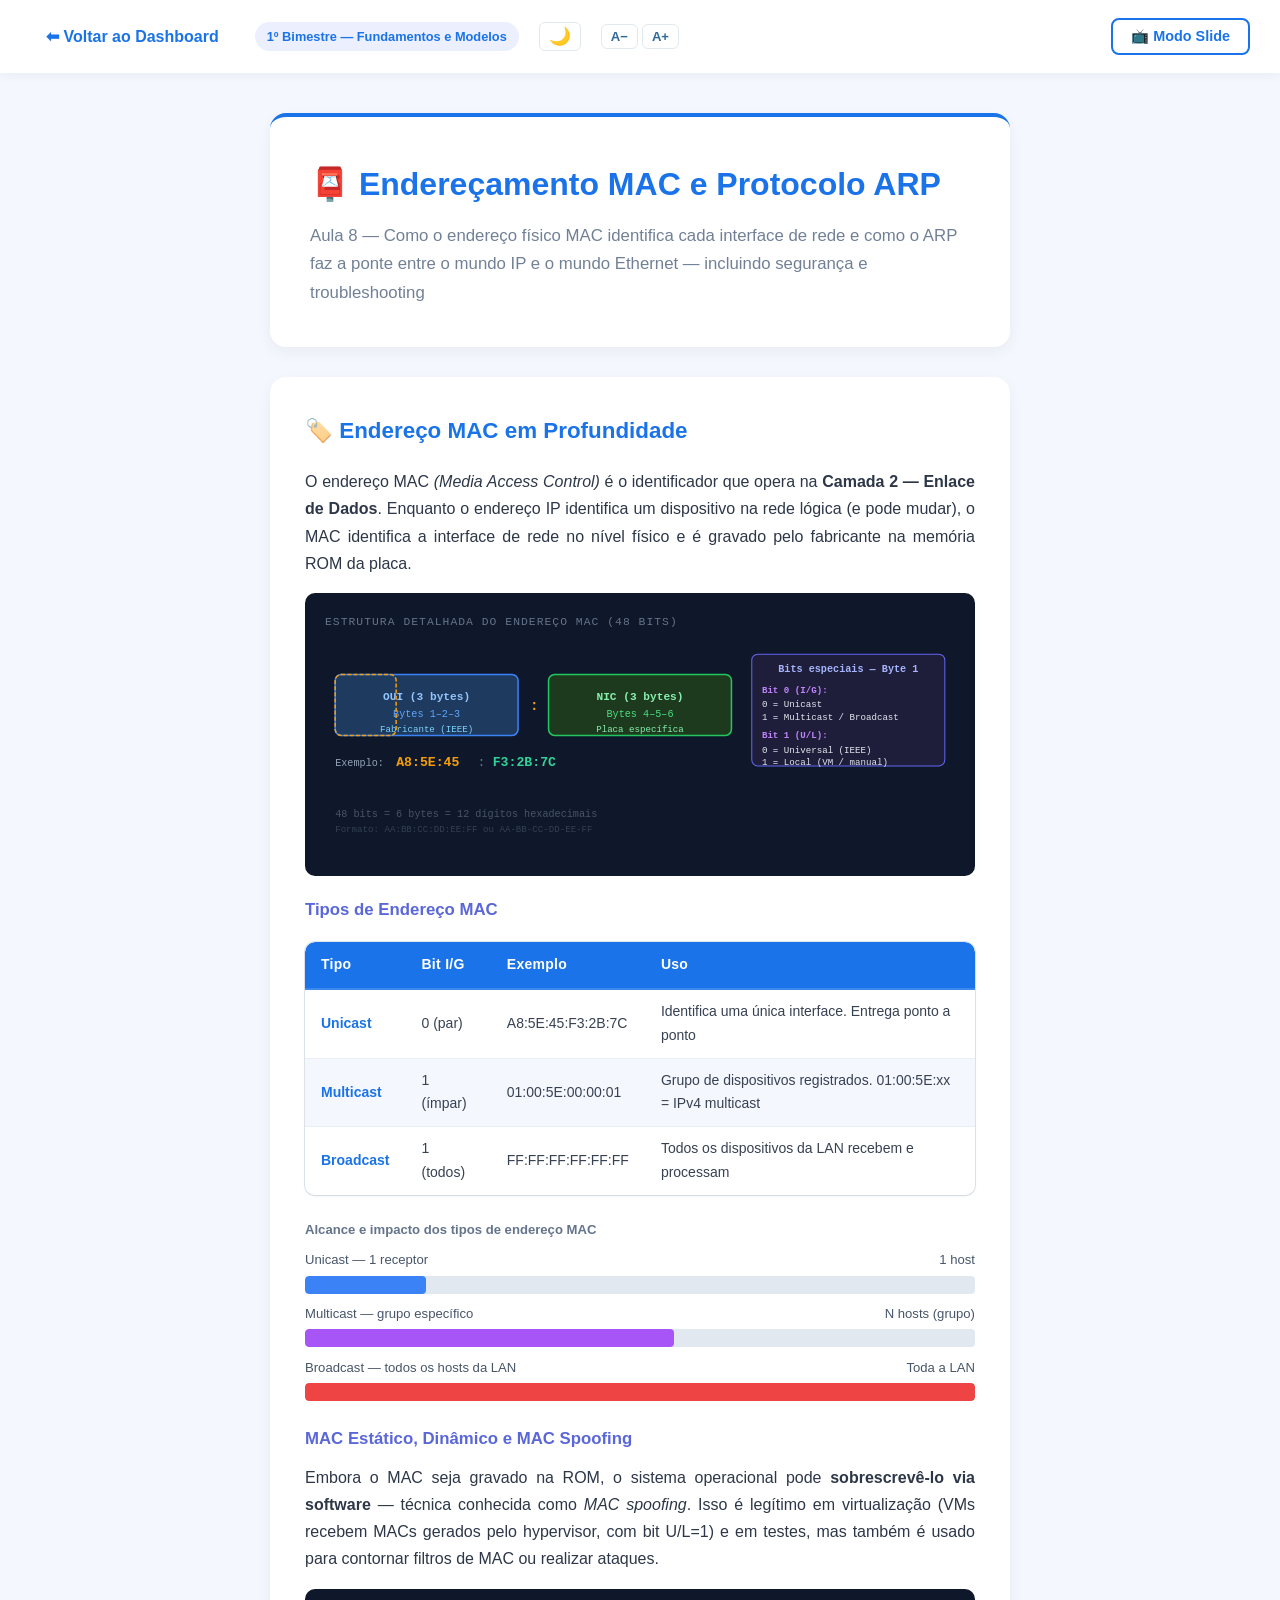
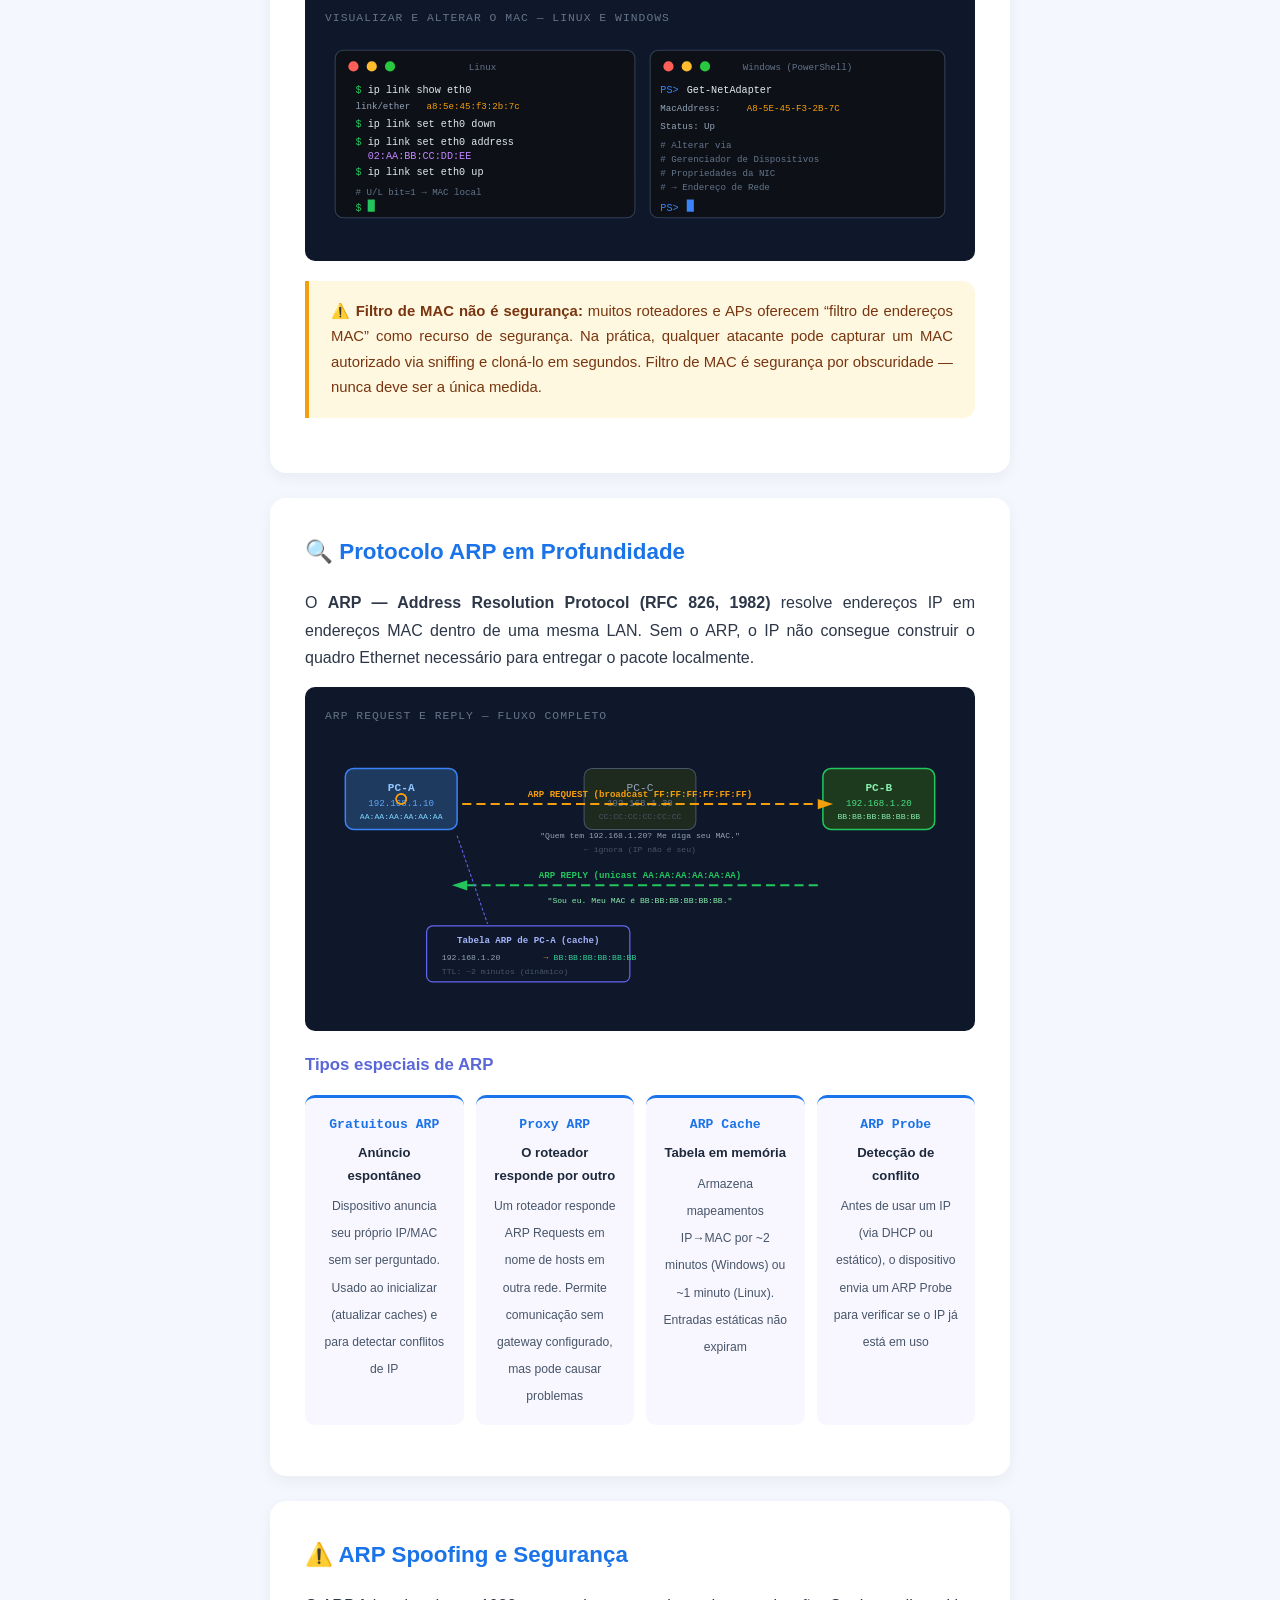
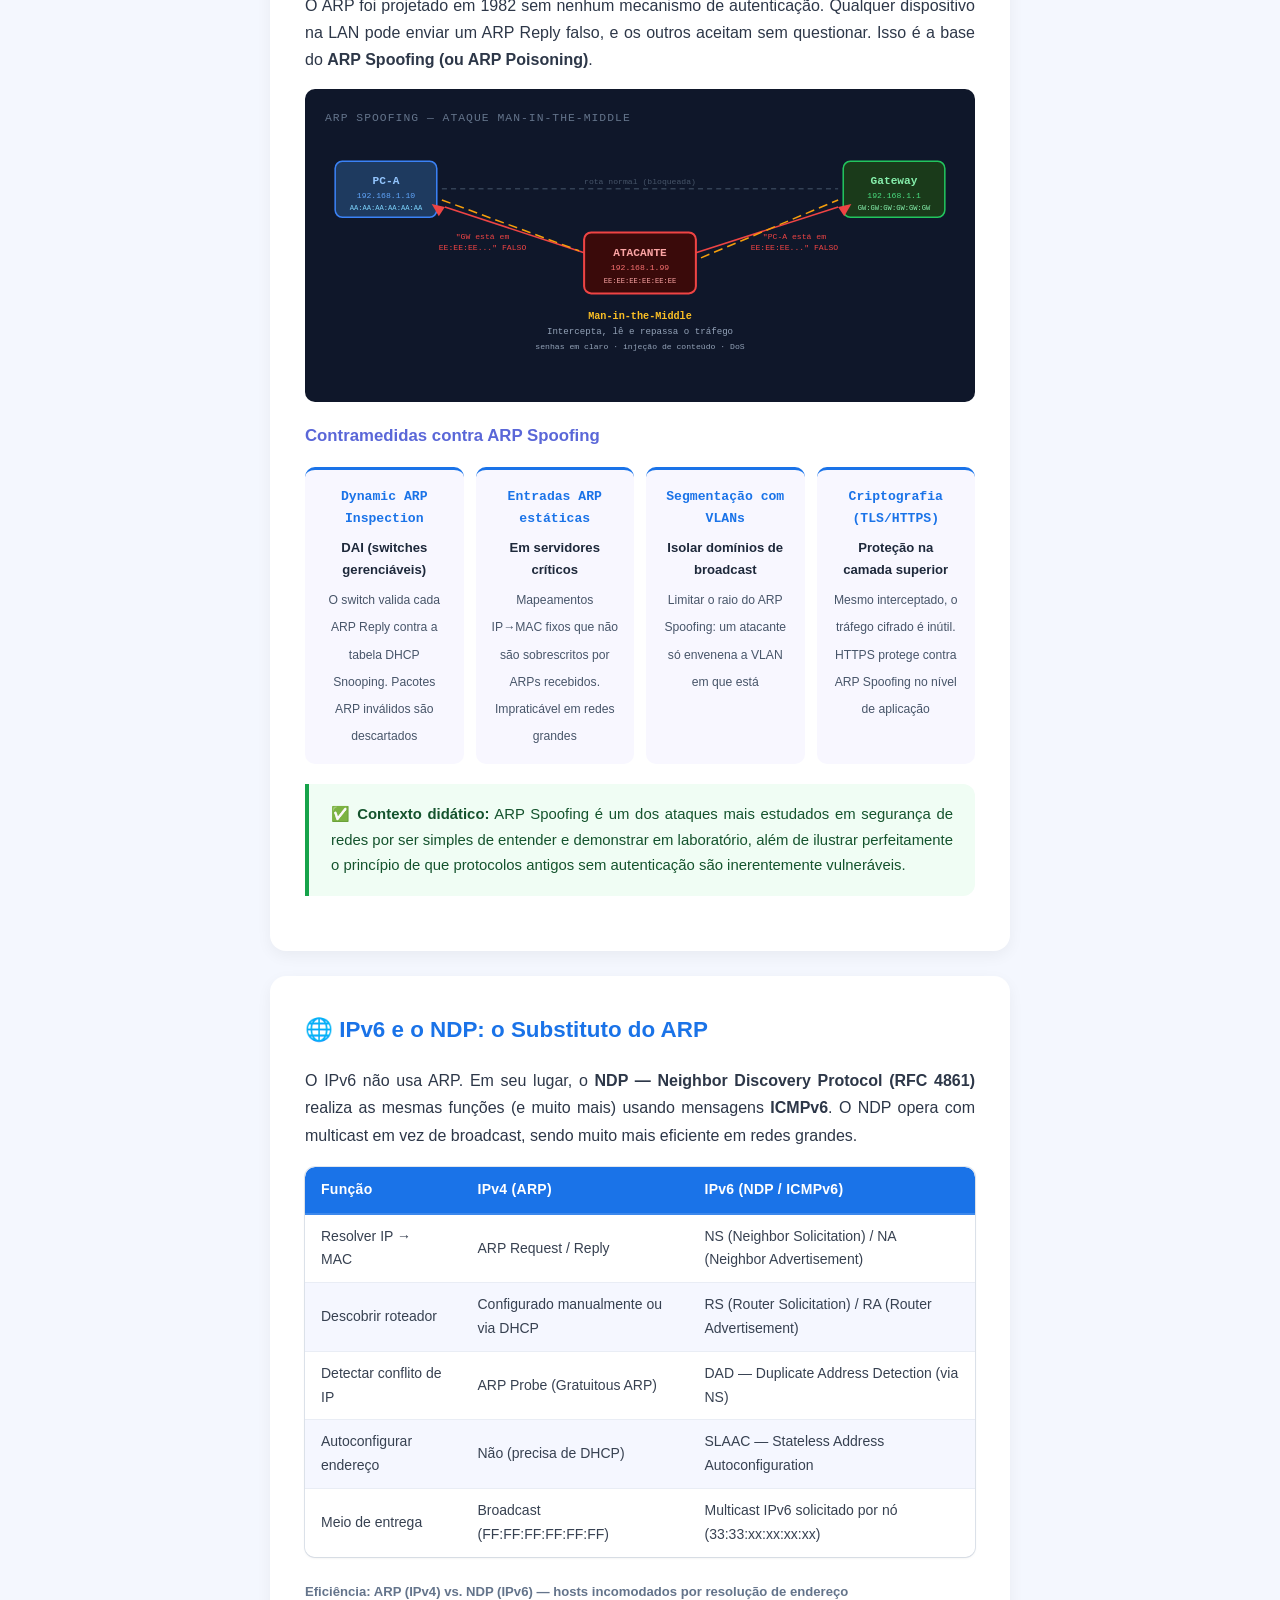
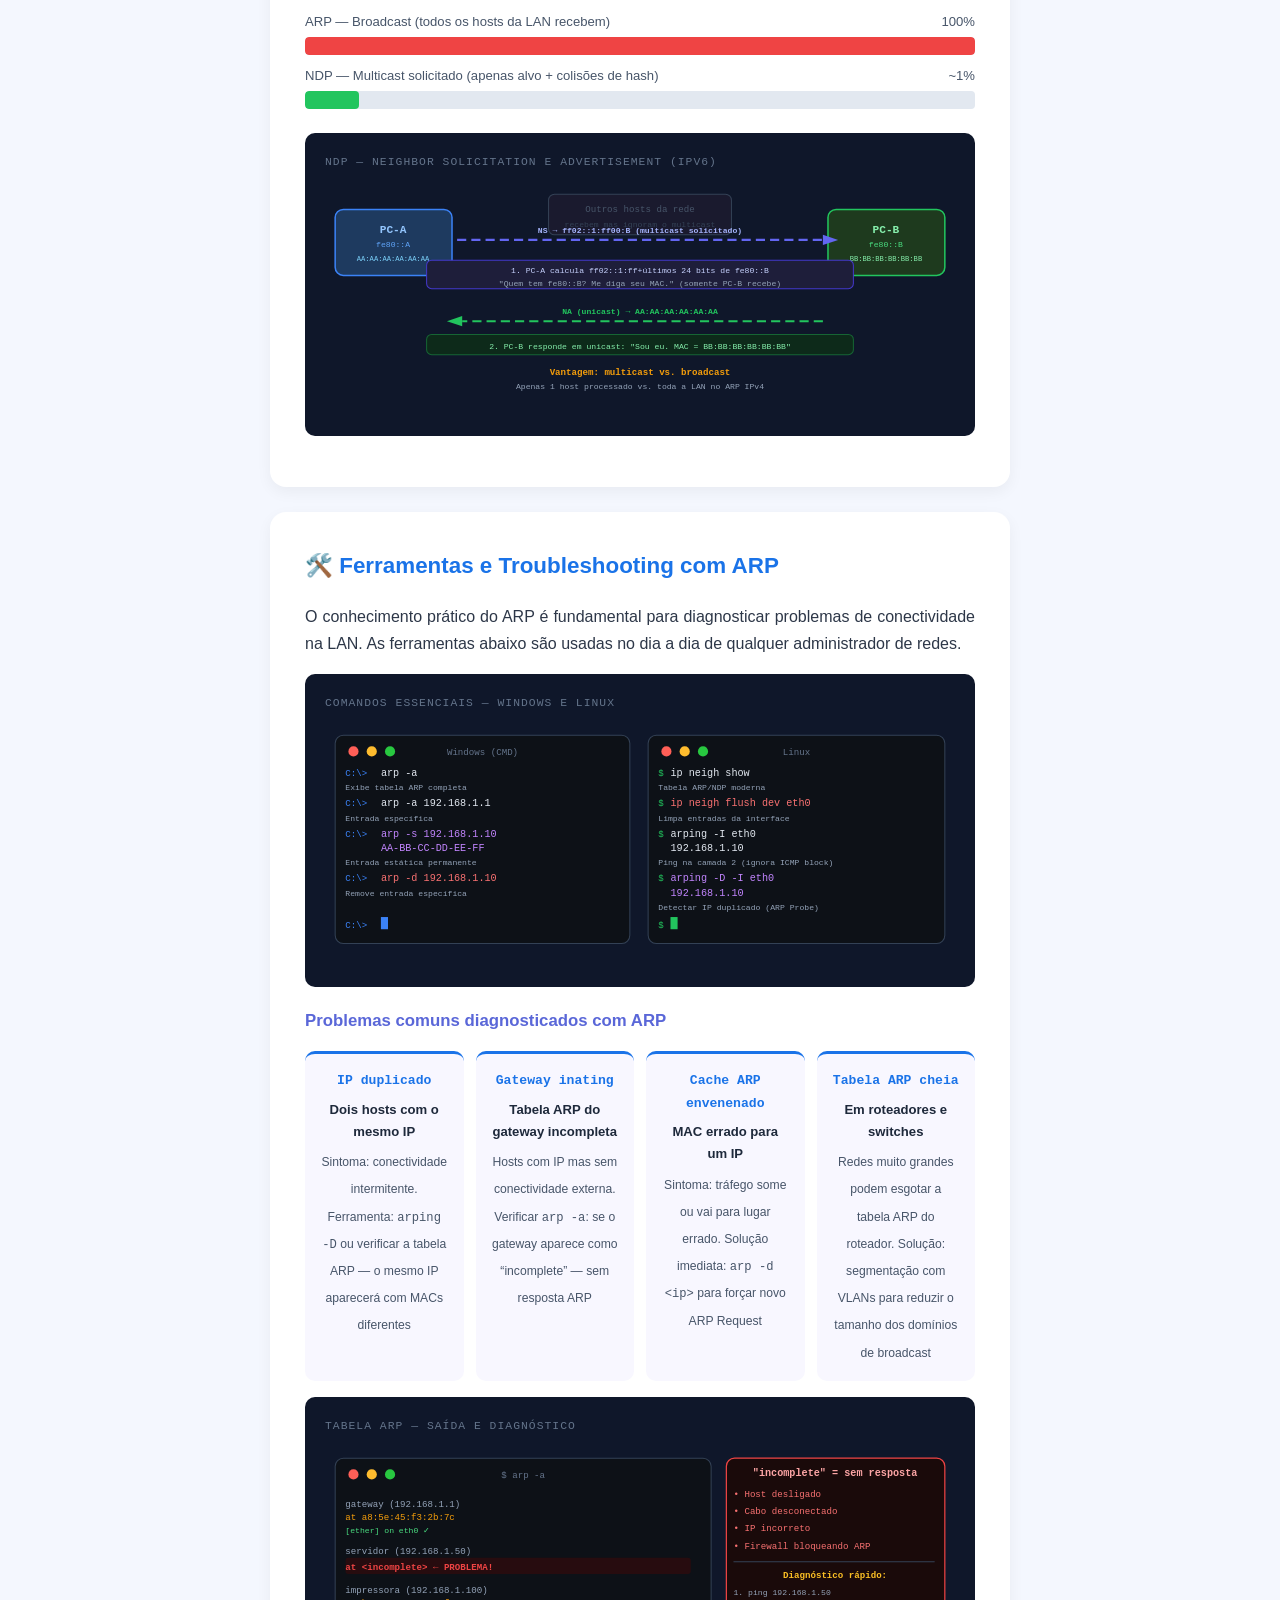
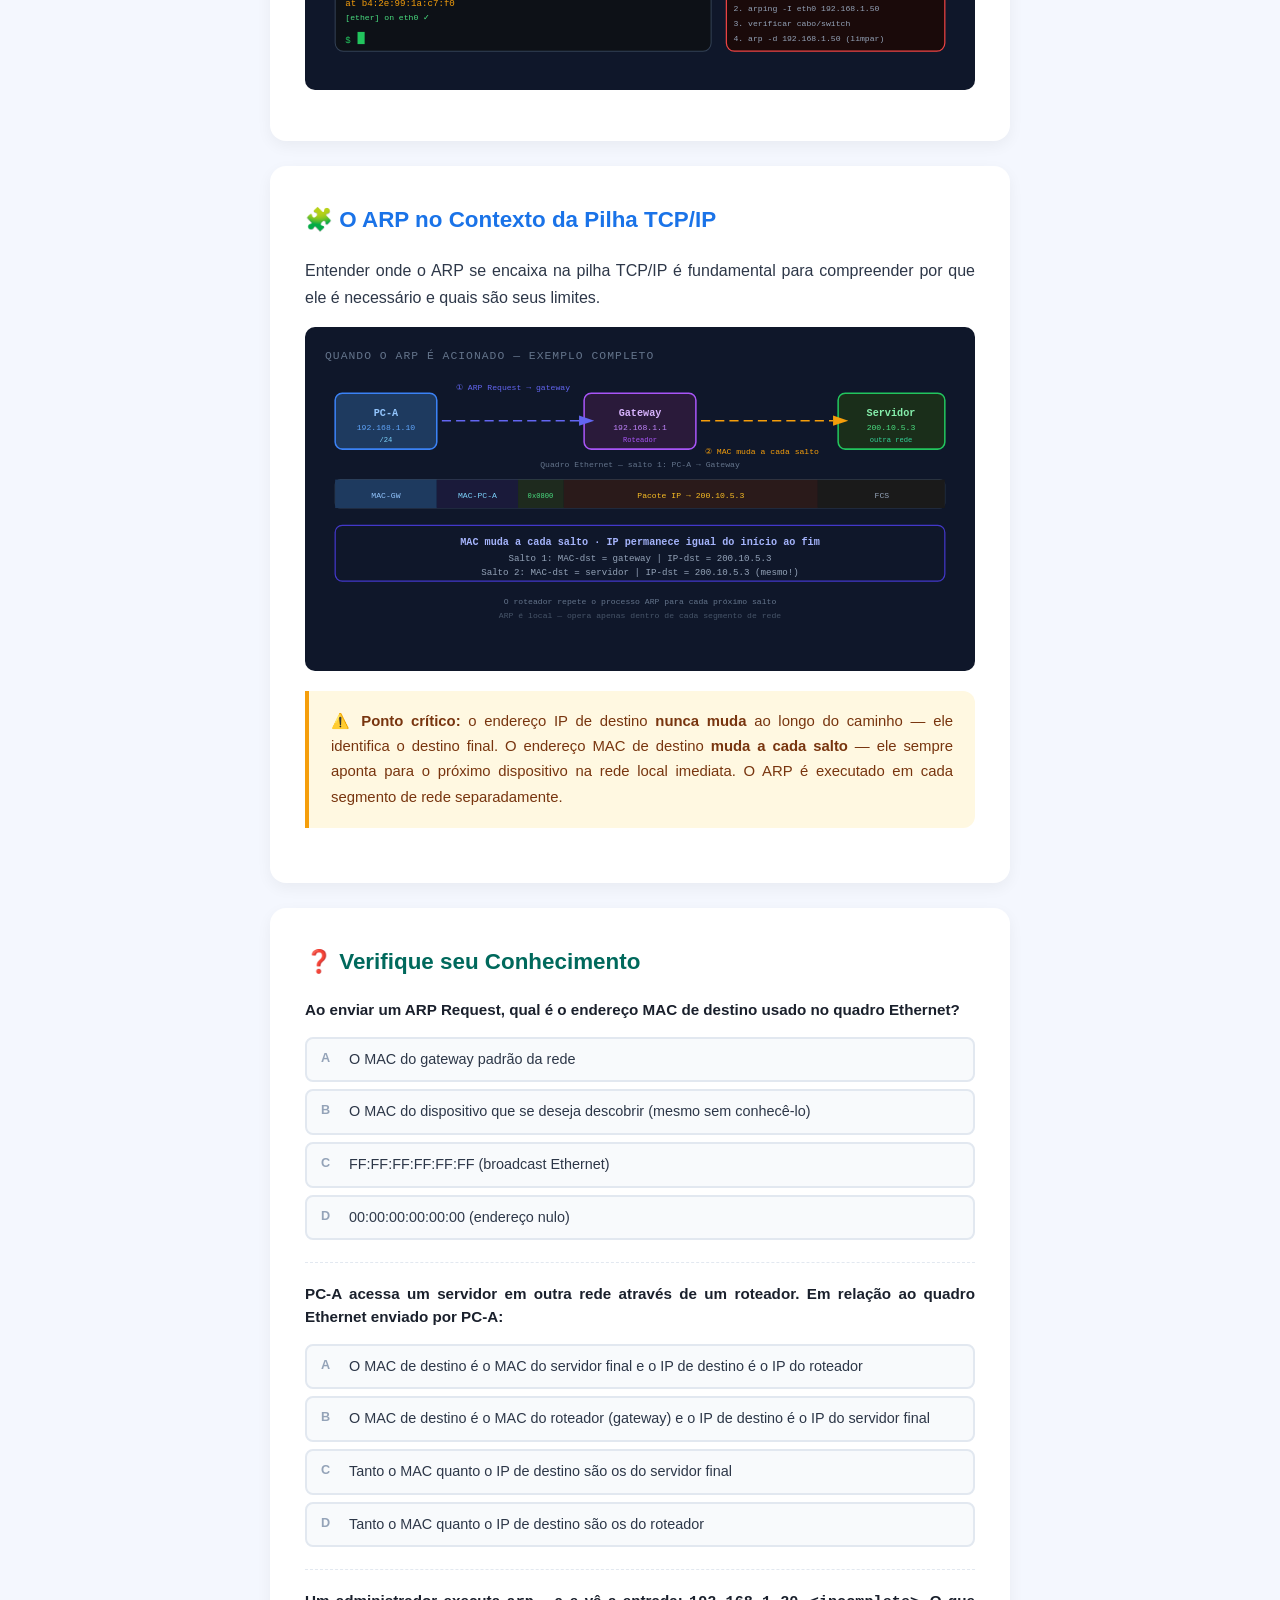
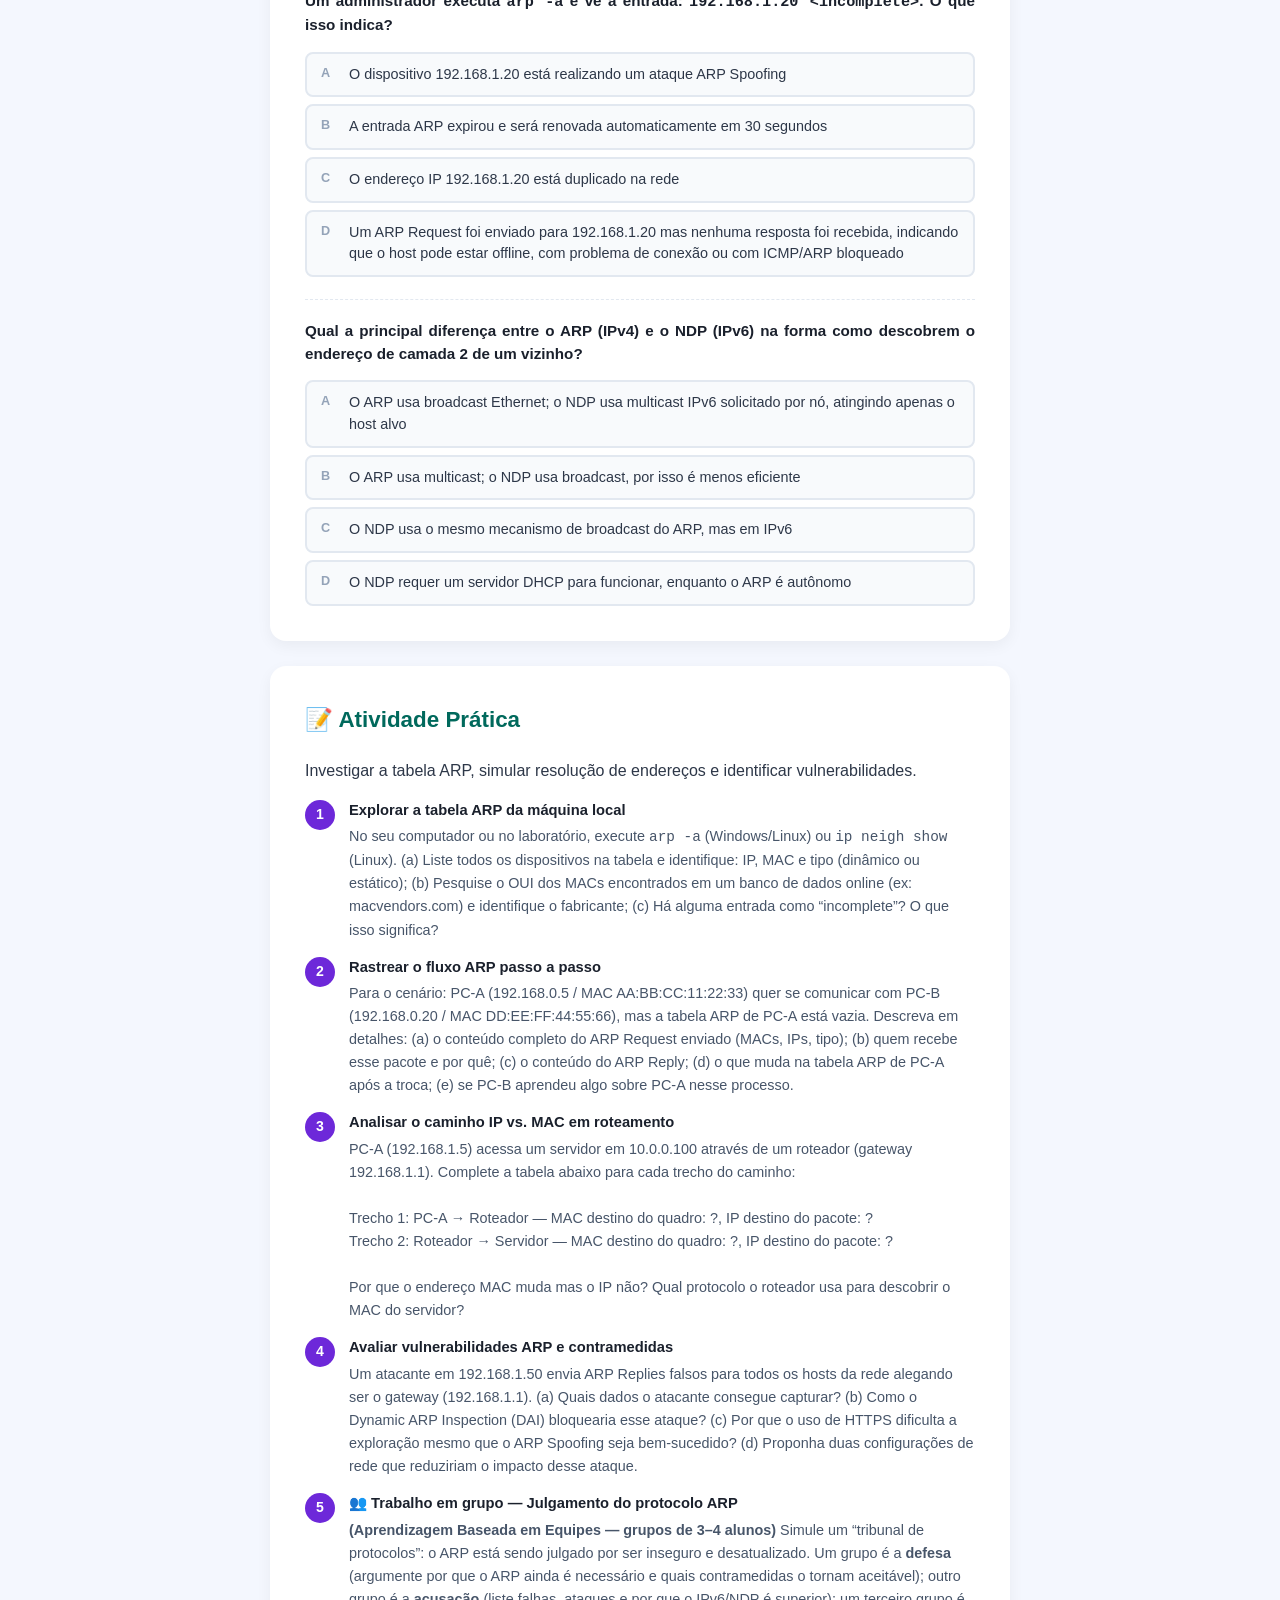
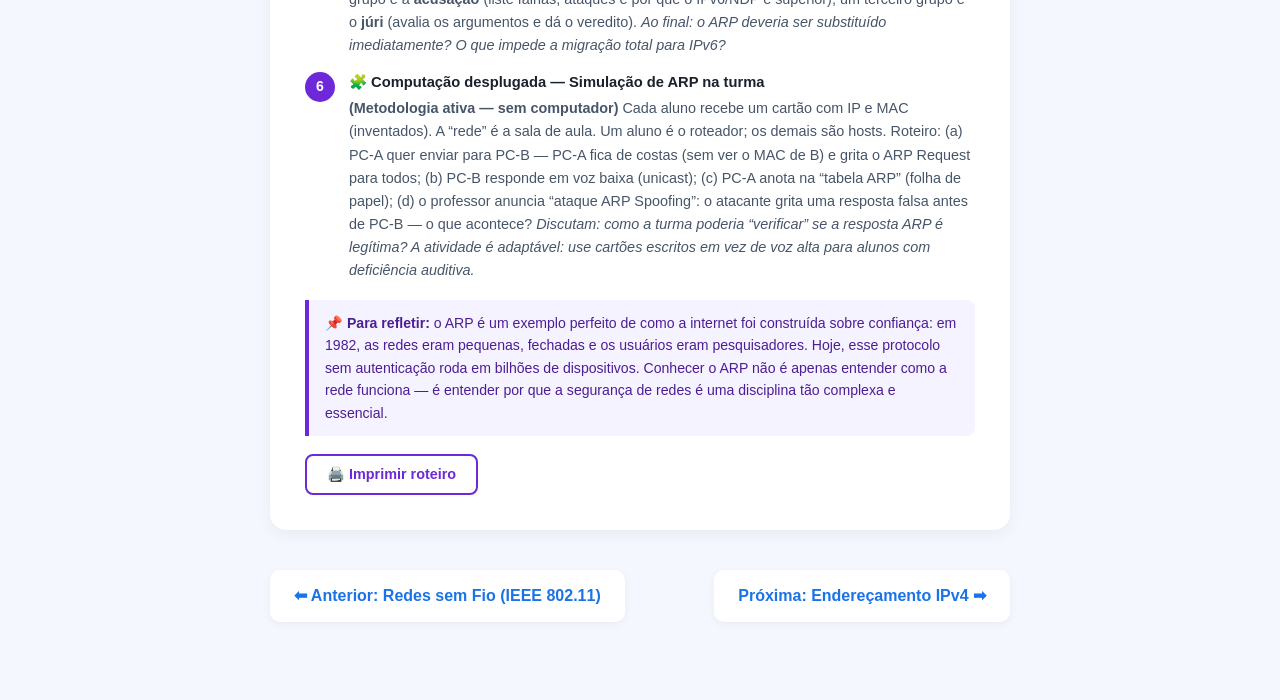
<file: rc08-mac-arp.html>
<!DOCTYPE html>
<html lang="pt-BR">
<head>
    <meta charset="UTF-8">
    <meta name="viewport" content="width=device-width, initial-scale=1.0">
    <title>Aula 8 &mdash; Endere&ccedil;amento MAC e Protocolo ARP</title>
    <link rel="stylesheet" href="slide-mode.css">
    <link rel="stylesheet" href="exercise.css">
    <link rel="stylesheet" href="lesson.css">
    <style>
        :root {
            --primary:   #1a73e8;
            --secondary: #0d47a1;
            --bg-light:  #f4f7fe;
            --text-dark: #2d3748;
        }
        /* ── Viz Wrappers ── */
        .viz-wrap{background:#0f172a;border-radius:10px;padding:1.25rem;margin:1rem 0;overflow:hidden}
        .viz-title{color:#64748b;font-size:.71rem;text-transform:uppercase;letter-spacing:.09em;margin-bottom:.75rem;font-family:'Courier New',monospace}
        @keyframes draw-path{from{stroke-dashoffset:900}to{stroke-dashoffset:0}}
        .tw-wire{stroke-dasharray:900;stroke-dashoffset:900;animation:draw-path 2s ease forwards}
        @keyframes dash-flow{from{stroke-dashoffset:18}to{stroke-dashoffset:0}}
        .flow-line{stroke-dasharray:9 5;animation:dash-flow .7s linear infinite}
        @keyframes fade-in-row{from{opacity:0;transform:translateX(-10px)}to{opacity:1;transform:translateX(0)}}
        .mac-row{animation:fade-in-row .5s ease forwards;opacity:0}
        .mac-row:nth-child(1){animation-delay:.2s}
        .mac-row:nth-child(2){animation-delay:.5s}
        .mac-row:nth-child(3){animation-delay:.8s}
        .mac-row:nth-child(4){animation-delay:1.1s}
        @keyframes arp-broadcast{0%{r:5;opacity:1}100%{r:60;opacity:0}}
        .arp-wave{animation:arp-broadcast 2s ease-out infinite}
        .arp-wave-b{animation-delay:.6s}
        .arp-wave-c{animation-delay:1.2s}
        @keyframes float-frame{0%{transform:translateX(0);opacity:1}100%{transform:translateX(260px);opacity:.1}}
        .eth-frame{animation:float-frame 2.5s linear infinite}
        @keyframes highlight-field{0%,100%{fill:rgba(99,102,241,.15)}50%{fill:rgba(99,102,241,.45)}}
        .frame-field-hl{animation:highlight-field 2s ease-in-out infinite}
        @keyframes blink-cursor{0%,100%{opacity:1}50%{opacity:0}}
        .cursor-blink{animation:blink-cursor .8s step-end infinite}
        /* ── Comparison Bars ── */
        .bar-section{margin:1.5rem 0}
        .bar-label{display:flex;justify-content:space-between;font-size:.82rem;color:#475569;margin-bottom:4px}
        .bar-track{background:#e2e8f0;border-radius:4px;height:18px;overflow:hidden}
        .bar-fill{height:100%;border-radius:4px;width:0;transition:width 1.4s cubic-bezier(.4,0,.2,1)}
    </style>
</head>
<body>

<div class="top-bar">
    <a href="index.html" class="back-btn">&#x2B05; Voltar ao Dashboard</a>
    <span class="page-badge">1&ordm; Bimestre &mdash; Fundamentos e Modelos</span>
    <button class="slide-toggle" id="slideToggleBtn">&#x1F4FA; Modo Slide</button>
</div>

<div class="content-wrapper">

    <div class="lesson-hero">
        <h1>&#x1F4EE; Endere&ccedil;amento MAC e Protocolo ARP</h1>
        <p class="subtitle">Aula 8 &mdash; Como o endere&ccedil;o f&iacute;sico MAC identifica cada interface de rede e como o ARP faz a ponte entre o mundo IP e o mundo Ethernet &mdash; incluindo seguran&ccedil;a e troubleshooting</p>
    </div>

    <!-- CARD 1 — MAC em profundidade -->
    <div class="content-card">
        <h2>&#x1F3F7;&#xFE0F; Endere&ccedil;o MAC em Profundidade</h2>
        <p>O endere&ccedil;o MAC <em>(Media Access Control)</em> &eacute; o identificador que opera na <strong>Camada 2 &mdash; Enlace de Dados</strong>. Enquanto o endere&ccedil;o IP identifica um dispositivo na rede l&oacute;gica (e pode mudar), o MAC identifica a interface de rede no n&iacute;vel f&iacute;sico e &eacute; gravado pelo fabricante na mem&oacute;ria ROM da placa.</p>

        <div class="viz-wrap">
          <div class="viz-title">Estrutura detalhada do endereço MAC (48 bits)</div>
          <svg viewBox="0 0 620 200" width="100%" style="font-family:'Courier New',monospace">
            <!-- OUI block -->
            <rect x="10" y="30" width="180" height="60" rx="6" fill="#1e3a5f" stroke="#3b82f6" stroke-width="1.5"/>
            <text x="100" y="55" text-anchor="middle" fill="#93c5fd" font-size="11" font-weight="bold">OUI (3 bytes)</text>
            <text x="100" y="72" text-anchor="middle" fill="#60a5fa" font-size="10">Bytes 1–2–3</text>
            <text x="100" y="87" text-anchor="middle" fill="#7dd3fc" font-size="9">Fabricante (IEEE)</text>
            <!-- NIC block -->
            <rect x="220" y="30" width="180" height="60" rx="6" fill="#1e3a1e" stroke="#22c55e" stroke-width="1.5"/>
            <text x="310" y="55" text-anchor="middle" fill="#86efac" font-size="11" font-weight="bold">NIC (3 bytes)</text>
            <text x="310" y="72" text-anchor="middle" fill="#4ade80" font-size="10">Bytes 4–5–6</text>
            <text x="310" y="87" text-anchor="middle" fill="#86efac" font-size="9">Placa específica</text>
            <!-- separator -->
            <text x="206" y="65" text-anchor="middle" fill="#f59e0b" font-size="14" font-weight="bold">:</text>
            <!-- Example MAC label -->
            <text x="10" y="120" fill="#94a3b8" font-size="10">Exemplo:</text>
            <text x="70" y="120" fill="#f59e0b" font-size="13" font-weight="bold">A8:5E:45</text>
            <text x="150" y="120" fill="#64748b" font-size="13">:</text>
            <text x="165" y="120" fill="#34d399" font-size="13" font-weight="bold">F3:2B:7C</text>
            <!-- special bits annotation -->
            <rect x="420" y="10" width="190" height="110" rx="6" fill="#1e1e3a" stroke="#6366f1" stroke-width="1"/>
            <text x="515" y="28" text-anchor="middle" fill="#a5b4fc" font-size="10" font-weight="bold">Bits especiais — Byte 1</text>
            <text x="430" y="48" fill="#c084fc" font-size="9" font-weight="bold">Bit 0 (I/G):</text>
            <text x="430" y="62" fill="#e2e8f0" font-size="9">0 = Unicast</text>
            <text x="430" y="75" fill="#e2e8f0" font-size="9">1 = Multicast / Broadcast</text>
            <text x="430" y="93" fill="#c084fc" font-size="9" font-weight="bold">Bit 1 (U/L):</text>
            <text x="430" y="107" fill="#e2e8f0" font-size="9">0 = Universal (IEEE)</text>
            <text x="430" y="119" fill="#e2e8f0" font-size="9">1 = Local (VM / manual)</text>
            <!-- animated highlight byte1 -->
            <rect x="10" y="30" width="60" height="60" rx="6" fill="none" stroke="#f59e0b" stroke-width="1.5" stroke-dasharray="4 2" class="frame-field-hl"/>
            <!-- Total bits label -->
            <text x="10" y="170" fill="#475569" font-size="10">48 bits = 6 bytes = 12 dígitos hexadecimais</text>
            <text x="10" y="185" fill="#334155" font-size="9">Formato: AA:BB:CC:DD:EE:FF  ou  AA-BB-CC-DD-EE-FF</text>
          </svg>
        </div>

        <h3>Tipos de Endere&ccedil;o MAC</h3>
        <table>
            <thead>
                <tr>
                    <th>Tipo</th>
                    <th>Bit I/G</th>
                    <th>Exemplo</th>
                    <th>Uso</th>
                </tr>
            </thead>
            <tbody>
                <tr>
                    <td><strong>Unicast</strong></td>
                    <td>0 (par)</td>
                    <td>A8:5E:45:F3:2B:7C</td>
                    <td>Identifica uma &uacute;nica interface. Entrega ponto a ponto</td>
                </tr>
                <tr>
                    <td><strong>Multicast</strong></td>
                    <td>1 (&iacute;mpar)</td>
                    <td>01:00:5E:00:00:01</td>
                    <td>Grupo de dispositivos registrados. 01:00:5E:xx = IPv4 multicast</td>
                </tr>
                <tr>
                    <td><strong>Broadcast</strong></td>
                    <td>1 (todos)</td>
                    <td>FF:FF:FF:FF:FF:FF</td>
                    <td>Todos os dispositivos da LAN recebem e processam</td>
                </tr>
            </tbody>
        </table>

        <div class="bar-section">
            <p style="font-size:.82rem;color:#64748b;margin-bottom:.5rem;font-weight:600">Alcance e impacto dos tipos de endereço MAC</p>
            <div class="bar-label"><span>Unicast — 1 receptor</span><span>1 host</span></div>
            <div class="bar-track"><div class="bar-fill" style="background:#3b82f6" data-w="18%"></div></div>
            <div class="bar-label" style="margin-top:.6rem"><span>Multicast — grupo específico</span><span>N hosts (grupo)</span></div>
            <div class="bar-track"><div class="bar-fill" style="background:#a855f7" data-w="55%"></div></div>
            <div class="bar-label" style="margin-top:.6rem"><span>Broadcast — todos os hosts da LAN</span><span>Toda a LAN</span></div>
            <div class="bar-track"><div class="bar-fill" style="background:#ef4444" data-w="100%"></div></div>
        </div>

        <h3>MAC Est&aacute;tico, Din&acirc;mico e MAC Spoofing</h3>
        <p>Embora o MAC seja gravado na ROM, o sistema operacional pode <strong>sobrescrev&ecirc;-lo via software</strong> &mdash; t&eacute;cnica conhecida como <em>MAC spoofing</em>. Isso &eacute; leg&iacute;timo em virtualiza&ccedil;&atilde;o (VMs recebem MACs gerados pelo hypervisor, com bit U/L=1) e em testes, mas tamb&eacute;m &eacute; usado para contornar filtros de MAC ou realizar ataques.</p>

        <div class="viz-wrap">
          <div class="viz-title">Visualizar e alterar o MAC — Linux e Windows</div>
          <svg viewBox="0 0 620 190" width="100%" style="font-family:'Courier New',monospace">
            <!-- Terminal bg -->
            <rect x="10" y="10" width="295" height="165" rx="8" fill="#0d1117" stroke="#334155" stroke-width="1"/>
            <circle cx="28" cy="26" r="5" fill="#ff5f57"/><circle cx="46" cy="26" r="5" fill="#febc2e"/><circle cx="64" cy="26" r="5" fill="#28c840"/>
            <text x="155" y="30" text-anchor="middle" fill="#64748b" font-size="9">Linux</text>
            <text x="30" y="52" fill="#22c55e" font-size="10">$</text>
            <text x="42" y="52" fill="#e2e8f0" font-size="10">ip link show eth0</text>
            <text x="30" y="68" fill="#94a3b8" font-size="9">  link/ether</text>
            <text x="100" y="68" fill="#f59e0b" font-size="9">a8:5e:45:f3:2b:7c</text>
            <text x="30" y="86" fill="#22c55e" font-size="10">$</text>
            <text x="42" y="86" fill="#e2e8f0" font-size="10">ip link set eth0 down</text>
            <text x="30" y="103" fill="#22c55e" font-size="10">$</text>
            <text x="42" y="103" fill="#e2e8f0" font-size="10">ip link set eth0 address</text>
            <text x="42" y="117" fill="#c084fc" font-size="10">  02:AA:BB:CC:DD:EE</text>
            <text x="30" y="133" fill="#22c55e" font-size="10">$</text>
            <text x="42" y="133" fill="#e2e8f0" font-size="10">ip link set eth0 up</text>
            <text x="30" y="153" fill="#64748b" font-size="9"># U/L bit=1 → MAC local</text>
            <!-- blink cursor -->
            <text x="30" y="168" fill="#22c55e" font-size="10">$</text>
            <rect x="42" y="157" width="7" height="12" fill="#22c55e" class="cursor-blink"/>
            <!-- Windows side -->
            <rect x="320" y="10" width="290" height="165" rx="8" fill="#0d1117" stroke="#334155" stroke-width="1"/>
            <circle cx="338" cy="26" r="5" fill="#ff5f57"/><circle cx="356" cy="26" r="5" fill="#febc2e"/><circle cx="374" cy="26" r="5" fill="#28c840"/>
            <text x="465" y="30" text-anchor="middle" fill="#64748b" font-size="9">Windows (PowerShell)</text>
            <text x="330" y="52" fill="#3b82f6" font-size="10">PS&gt;</text>
            <text x="356" y="52" fill="#e2e8f0" font-size="10">Get-NetAdapter</text>
            <text x="330" y="70" fill="#94a3b8" font-size="9">  MacAddress:</text>
            <text x="415" y="70" fill="#f59e0b" font-size="9">A8-5E-45-F3-2B-7C</text>
            <text x="330" y="88" fill="#94a3b8" font-size="9">  Status: Up</text>
            <text x="330" y="106" fill="#64748b" font-size="9"># Alterar via</text>
            <text x="330" y="120" fill="#64748b" font-size="9"># Gerenciador de Dispositivos</text>
            <text x="330" y="134" fill="#64748b" font-size="9"># Propriedades da NIC</text>
            <text x="330" y="148" fill="#64748b" font-size="9"># → Endereço de Rede</text>
            <text x="330" y="168" fill="#3b82f6" font-size="10">PS&gt;</text>
            <rect x="356" y="157" width="7" height="12" fill="#3b82f6" class="cursor-blink"/>
          </svg>
        </div>

        <div class="alert-box">
            <p>&#x26A0;&#xFE0F; <strong>Filtro de MAC n&atilde;o &eacute; seguran&ccedil;a:</strong> muitos roteadores e APs oferecem &ldquo;filtro de endere&ccedil;os MAC&rdquo; como recurso de seguran&ccedil;a. Na pr&aacute;tica, qualquer atacante pode capturar um MAC autorizado via sniffing e clon&aacute;-lo em segundos. Filtro de MAC &eacute; seguran&ccedil;a por obscuridade &mdash; nunca deve ser a &uacute;nica medida.</p>
        </div>
    </div>

    <!-- CARD 2 — ARP em profundidade -->
    <div class="content-card">
        <h2>&#x1F50D; Protocolo ARP em Profundidade</h2>
        <p>O <strong>ARP &mdash; Address Resolution Protocol (RFC 826, 1982)</strong> resolve endere&ccedil;os IP em endere&ccedil;os MAC dentro de uma mesma LAN. Sem o ARP, o IP n&atilde;o consegue construir o quadro Ethernet necess&aacute;rio para entregar o pacote localmente.</p>

        <div class="viz-wrap">
          <div class="viz-title">ARP Request e Reply — fluxo completo</div>
          <svg viewBox="0 0 620 260" width="100%" style="font-family:'Courier New',monospace">
            <!-- PC-A -->
            <rect x="20" y="30" width="110" height="60" rx="8" fill="#1e3a5f" stroke="#3b82f6" stroke-width="1.5"/>
            <text x="75" y="52" text-anchor="middle" fill="#93c5fd" font-size="11" font-weight="bold">PC-A</text>
            <text x="75" y="67" text-anchor="middle" fill="#60a5fa" font-size="9">192.168.1.10</text>
            <text x="75" y="80" text-anchor="middle" fill="#7dd3fc" font-size="8">AA:AA:AA:AA:AA:AA</text>
            <!-- PC-C (other host) -->
            <rect x="255" y="30" width="110" height="60" rx="8" fill="#1e2a1e" stroke="#475569" stroke-width="1"/>
            <text x="310" y="52" text-anchor="middle" fill="#94a3b8" font-size="11">PC-C</text>
            <text x="310" y="67" text-anchor="middle" fill="#64748b" font-size="9">192.168.1.30</text>
            <text x="310" y="80" text-anchor="middle" fill="#475569" font-size="8">CC:CC:CC:CC:CC:CC</text>
            <!-- PC-B -->
            <rect x="490" y="30" width="110" height="60" rx="8" fill="#1e3a1e" stroke="#22c55e" stroke-width="1.5"/>
            <text x="545" y="52" text-anchor="middle" fill="#86efac" font-size="11" font-weight="bold">PC-B</text>
            <text x="545" y="67" text-anchor="middle" fill="#4ade80" font-size="9">192.168.1.20</text>
            <text x="545" y="80" text-anchor="middle" fill="#86efac" font-size="8">BB:BB:BB:BB:BB:BB</text>
            <!-- ARP broadcast wave from PC-A -->
            <circle cx="75" cy="60" r="5" fill="none" stroke="#f59e0b" stroke-width="1.5" class="arp-wave"/>
            <circle cx="75" cy="60" r="5" fill="none" stroke="#f59e0b" stroke-width="1" class="arp-wave arp-wave-b"/>
            <circle cx="75" cy="60" r="5" fill="none" stroke="#f59e0b" stroke-width="1" class="arp-wave arp-wave-c"/>
            <!-- REQUEST arrow broadcast -->
            <line x1="135" y1="65" x2="485" y2="65" stroke="#f59e0b" stroke-width="2" stroke-dasharray="6 3" class="flow-line"/>
            <polygon points="485,60 500,65 485,70" fill="#f59e0b"/>
            <text x="310" y="58" text-anchor="middle" fill="#f59e0b" font-size="9" font-weight="bold">ARP REQUEST (broadcast FF:FF:FF:FF:FF:FF)</text>
            <text x="310" y="98" text-anchor="middle" fill="#94a3b8" font-size="8">"Quem tem 192.168.1.20? Me diga seu MAC."</text>
            <!-- PC-C receives but ignores -->
            <text x="310" y="112" text-anchor="middle" fill="#475569" font-size="8">← ignora (IP não é seu)</text>
            <!-- REPLY arrow unicast -->
            <line x1="485" y1="145" x2="140" y2="145" stroke="#22c55e" stroke-width="2" class="flow-line"/>
            <polygon points="140,140 125,145 140,150" fill="#22c55e"/>
            <text x="310" y="138" text-anchor="middle" fill="#22c55e" font-size="9" font-weight="bold">ARP REPLY (unicast AA:AA:AA:AA:AA:AA)</text>
            <text x="310" y="162" text-anchor="middle" fill="#86efac" font-size="8">"Sou eu. Meu MAC é BB:BB:BB:BB:BB:BB."</text>
            <!-- ARP Cache update -->
            <rect x="100" y="185" width="200" height="55" rx="6" fill="#0f172a" stroke="#6366f1" stroke-width="1.2"/>
            <text x="200" y="202" text-anchor="middle" fill="#a5b4fc" font-size="9" font-weight="bold">Tabela ARP de PC-A (cache)</text>
            <text x="115" y="218" fill="#94a3b8" font-size="8">192.168.1.20</text>
            <text x="215" y="218" fill="#f59e0b" font-size="8">→</text>
            <text x="225" y="218" fill="#34d399" font-size="8">BB:BB:BB:BB:BB:BB</text>
            <text x="115" y="232" fill="#475569" font-size="8">TTL: ~2 minutos (dinâmico)</text>
            <!-- arrow to cache -->
            <line x1="130" y1="96" x2="160" y2="183" stroke="#6366f1" stroke-width="1" stroke-dasharray="3 2"/>
          </svg>
        </div>

        <h3>Tipos especiais de ARP</h3>
        <div class="cmd-grid">
            <div class="cmd-card">
                <span class="cmd">Gratuitous ARP</span>
                <strong>Anúncio espontâneo</strong>
                <span>Dispositivo anuncia seu pr&oacute;prio IP/MAC sem ser perguntado. Usado ao inicializar (atualizar caches) e para detectar conflitos de IP</span>
            </div>
            <div class="cmd-card">
                <span class="cmd">Proxy ARP</span>
                <strong>O roteador responde por outro</strong>
                <span>Um roteador responde ARP Requests em nome de hosts em outra rede. Permite comunica&ccedil;&atilde;o sem gateway configurado, mas pode causar problemas</span>
            </div>
            <div class="cmd-card">
                <span class="cmd">ARP Cache</span>
                <strong>Tabela em mem&oacute;ria</strong>
                <span>Armazena mapeamentos IP&rarr;MAC por ~2 minutos (Windows) ou ~1 minuto (Linux). Entradas est&aacute;ticas n&atilde;o expiram</span>
            </div>
            <div class="cmd-card">
                <span class="cmd">ARP Probe</span>
                <strong>Detec&ccedil;&atilde;o de conflito</strong>
                <span>Antes de usar um IP (via DHCP ou est&aacute;tico), o dispositivo envia um ARP Probe para verificar se o IP j&aacute; est&aacute; em uso</span>
            </div>
        </div>
    </div>

    <!-- CARD 3 — ARP Spoofing e Segurança -->
    <div class="content-card">
        <h2>&#x26A0;&#xFE0F; ARP Spoofing e Seguran&ccedil;a</h2>
        <p>O ARP foi projetado em 1982 sem nenhum mecanismo de autentica&ccedil;&atilde;o. Qualquer dispositivo na LAN pode enviar um ARP Reply falso, e os outros aceitam sem questionar. Isso &eacute; a base do <strong>ARP Spoofing (ou ARP Poisoning)</strong>.</p>

        <div class="viz-wrap">
          <div class="viz-title">ARP Spoofing — ataque Man-in-the-Middle</div>
          <svg viewBox="0 0 620 230" width="100%" style="font-family:'Courier New',monospace">
            <!-- PC-A -->
            <rect x="10" y="20" width="100" height="55" rx="7" fill="#1e3a5f" stroke="#3b82f6" stroke-width="1.5"/>
            <text x="60" y="42" text-anchor="middle" fill="#93c5fd" font-size="11" font-weight="bold">PC-A</text>
            <text x="60" y="56" text-anchor="middle" fill="#60a5fa" font-size="8">192.168.1.10</text>
            <text x="60" y="68" text-anchor="middle" fill="#7dd3fc" font-size="7">AA:AA:AA:AA:AA:AA</text>
            <!-- Gateway -->
            <rect x="510" y="20" width="100" height="55" rx="7" fill="#1a3a1a" stroke="#22c55e" stroke-width="1.5"/>
            <text x="560" y="42" text-anchor="middle" fill="#86efac" font-size="11" font-weight="bold">Gateway</text>
            <text x="560" y="56" text-anchor="middle" fill="#4ade80" font-size="8">192.168.1.1</text>
            <text x="560" y="68" text-anchor="middle" fill="#86efac" font-size="7">GW:GW:GW:GW:GW:GW</text>
            <!-- Attacker -->
            <rect x="255" y="90" width="110" height="60" rx="7" fill="#3a0a0a" stroke="#ef4444" stroke-width="2"/>
            <text x="310" y="113" text-anchor="middle" fill="#fca5a5" font-size="11" font-weight="bold">ATACANTE</text>
            <text x="310" y="127" text-anchor="middle" fill="#f87171" font-size="8">192.168.1.99</text>
            <text x="310" y="140" text-anchor="middle" fill="#fca5a5" font-size="7">EE:EE:EE:EE:EE:EE</text>
            <!-- Normal route (gray, crossed) -->
            <line x1="115" y1="47" x2="505" y2="47" stroke="#334155" stroke-width="1.5" stroke-dasharray="5 4"/>
            <text x="310" y="42" text-anchor="middle" fill="#475569" font-size="8">rota normal (bloqueada)</text>
            <!-- False ARP to PC-A -->
            <line x1="255" y1="110" x2="118" y2="65" stroke="#ef4444" stroke-width="1.5"/>
            <polygon points="118,65 105,62 112,74" fill="#ef4444"/>
            <text x="155" y="96" text-anchor="middle" fill="#ef4444" font-size="8">"GW está em</text>
            <text x="155" y="107" text-anchor="middle" fill="#ef4444" font-size="8">EE:EE:EE..." FALSO</text>
            <!-- False ARP to Gateway -->
            <line x1="365" y1="110" x2="505" y2="65" stroke="#ef4444" stroke-width="1.5"/>
            <polygon points="505,65 518,62 511,74" fill="#ef4444"/>
            <text x="462" y="96" text-anchor="middle" fill="#ef4444" font-size="8">"PC-A está em</text>
            <text x="462" y="107" text-anchor="middle" fill="#ef4444" font-size="8">EE:EE:EE..." FALSO</text>
            <!-- Traffic flow through attacker -->
            <line x1="115" y1="58" x2="250" y2="108" stroke="#f59e0b" stroke-width="1.5" class="flow-line"/>
            <line x1="370" y1="115" x2="505" y2="58" stroke="#f59e0b" stroke-width="1.5" class="flow-line"/>
            <!-- MitM label -->
            <text x="310" y="175" text-anchor="middle" fill="#fbbf24" font-size="10" font-weight="bold">Man-in-the-Middle</text>
            <text x="310" y="190" text-anchor="middle" fill="#94a3b8" font-size="9">Intercepta, lê e repassa o tráfego</text>
            <text x="310" y="205" text-anchor="middle" fill="#94a3b8" font-size="8">senhas em claro · injeção de conteúdo · DoS</text>
          </svg>
        </div>

        <h3>Contramedidas contra ARP Spoofing</h3>
        <div class="cmd-grid">
            <div class="cmd-card">
                <span class="cmd">Dynamic ARP Inspection</span>
                <strong>DAI (switches gerenci&aacute;veis)</strong>
                <span>O switch valida cada ARP Reply contra a tabela DHCP Snooping. Pacotes ARP inv&aacute;lidos s&atilde;o descartados</span>
            </div>
            <div class="cmd-card">
                <span class="cmd">Entradas ARP est&aacute;ticas</span>
                <strong>Em servidores cr&iacute;ticos</strong>
                <span>Mapeamentos IP&rarr;MAC fixos que n&atilde;o s&atilde;o sobrescritos por ARPs recebidos. Impraticável em redes grandes</span>
            </div>
            <div class="cmd-card">
                <span class="cmd">Segmenta&ccedil;&atilde;o com VLANs</span>
                <strong>Isolar dom&iacute;nios de broadcast</strong>
                <span>Limitar o raio do ARP Spoofing: um atacante s&oacute; envenena a VLAN em que est&aacute;</span>
            </div>
            <div class="cmd-card">
                <span class="cmd">Criptografia (TLS/HTTPS)</span>
                <strong>Proteção na camada superior</strong>
                <span>Mesmo interceptado, o tr&aacute;fego cifrado &eacute; in&uacute;til. HTTPS protege contra ARP Spoofing no n&iacute;vel de aplica&ccedil;&atilde;o</span>
            </div>
        </div>

        <div class="tip-box">
            <p>&#x2705; <strong>Contexto did&aacute;tico:</strong> ARP Spoofing &eacute; um dos ataques mais estudados em seguran&ccedil;a de redes por ser simples de entender e demonstrar em laborat&oacute;rio, al&eacute;m de ilustrar perfeitamente o princ&iacute;pio de que protocolos antigos sem autentica&ccedil;&atilde;o s&atilde;o inerentemente vulner&aacute;veis.</p>
        </div>
    </div>

    <!-- CARD 4 — IPv6 e NDP -->
    <div class="content-card">
        <h2>&#x1F310; IPv6 e o NDP: o Substituto do ARP</h2>
        <p>O IPv6 n&atilde;o usa ARP. Em seu lugar, o <strong>NDP &mdash; Neighbor Discovery Protocol (RFC 4861)</strong> realiza as mesmas fun&ccedil;&otilde;es (e muito mais) usando mensagens <strong>ICMPv6</strong>. O NDP opera com multicast em vez de broadcast, sendo muito mais eficiente em redes grandes.</p>

        <table>
            <thead>
                <tr>
                    <th>Fun&ccedil;&atilde;o</th>
                    <th>IPv4 (ARP)</th>
                    <th>IPv6 (NDP / ICMPv6)</th>
                </tr>
            </thead>
            <tbody>
                <tr>
                    <td>Resolver IP &rarr; MAC</td>
                    <td>ARP Request / Reply</td>
                    <td>NS (Neighbor Solicitation) / NA (Neighbor Advertisement)</td>
                </tr>
                <tr>
                    <td>Descobrir roteador</td>
                    <td>Configurado manualmente ou via DHCP</td>
                    <td>RS (Router Solicitation) / RA (Router Advertisement)</td>
                </tr>
                <tr>
                    <td>Detectar conflito de IP</td>
                    <td>ARP Probe (Gratuitous ARP)</td>
                    <td>DAD &mdash; Duplicate Address Detection (via NS)</td>
                </tr>
                <tr>
                    <td>Autoconfigurar endere&ccedil;o</td>
                    <td>N&atilde;o (precisa de DHCP)</td>
                    <td>SLAAC &mdash; Stateless Address Autoconfiguration</td>
                </tr>
                <tr>
                    <td>Meio de entrega</td>
                    <td>Broadcast (FF:FF:FF:FF:FF:FF)</td>
                    <td>Multicast IPv6 solicitado por n&oacute; (33:33:xx:xx:xx:xx)</td>
                </tr>
            </tbody>
        </table>

        <div class="bar-section">
            <p style="font-size:.82rem;color:#64748b;margin-bottom:.5rem;font-weight:600">Eficiência: ARP (IPv4) vs. NDP (IPv6) — hosts incomodados por resolução de endereço</p>
            <div class="bar-label"><span>ARP — Broadcast (todos os hosts da LAN recebem)</span><span>100%</span></div>
            <div class="bar-track"><div class="bar-fill" style="background:#ef4444" data-w="100%"></div></div>
            <div class="bar-label" style="margin-top:.6rem"><span>NDP — Multicast solicitado (apenas alvo + colisões de hash)</span><span>~1%</span></div>
            <div class="bar-track"><div class="bar-fill" style="background:#22c55e" data-w="8%"></div></div>
        </div>

        <div class="viz-wrap">
          <div class="viz-title">NDP — Neighbor Solicitation e Advertisement (IPv6)</div>
          <svg viewBox="0 0 620 220" width="100%" style="font-family:'Courier New',monospace">
            <!-- PC-A -->
            <rect x="10" y="25" width="115" height="65" rx="8" fill="#1e3a5f" stroke="#3b82f6" stroke-width="1.5"/>
            <text x="67" y="48" text-anchor="middle" fill="#93c5fd" font-size="11" font-weight="bold">PC-A</text>
            <text x="67" y="62" text-anchor="middle" fill="#60a5fa" font-size="8">fe80::A</text>
            <text x="67" y="76" text-anchor="middle" fill="#7dd3fc" font-size="7">AA:AA:AA:AA:AA:AA</text>
            <!-- PC-B -->
            <rect x="495" y="25" width="115" height="65" rx="8" fill="#1e3a1e" stroke="#22c55e" stroke-width="1.5"/>
            <text x="552" y="48" text-anchor="middle" fill="#86efac" font-size="11" font-weight="bold">PC-B</text>
            <text x="552" y="62" text-anchor="middle" fill="#4ade80" font-size="8">fe80::B</text>
            <text x="552" y="76" text-anchor="middle" fill="#86efac" font-size="7">BB:BB:BB:BB:BB:BB</text>
            <!-- Other hosts (receive multicast but ignore) -->
            <rect x="220" y="10" width="180" height="40" rx="6" fill="#1a1a2e" stroke="#334155" stroke-width="1"/>
            <text x="310" y="28" text-anchor="middle" fill="#475569" font-size="9">Outros hosts da rede</text>
            <text x="310" y="42" text-anchor="middle" fill="#334155" font-size="8">recebem mas ignoram o multicast</text>
            <!-- Step 1: NS multicast -->
            <line x1="130" y1="55" x2="490" y2="55" stroke="#6366f1" stroke-width="2" stroke-dasharray="7 4" class="flow-line"/>
            <polygon points="490,50 505,55 490,60" fill="#6366f1"/>
            <!-- multicast target annotation -->
            <text x="310" y="48" text-anchor="middle" fill="#a5b4fc" font-size="8" font-weight="bold">NS → ff02::1:ff00:B (multicast solicitado)</text>
            <!-- Step 1 label -->
            <rect x="100" y="75" width="420" height="28" rx="5" fill="#1e1e3a" stroke="#4338ca" stroke-width="1"/>
            <text x="310" y="88" text-anchor="middle" fill="#c7d2fe" font-size="8">1. PC-A calcula ff02::1:ff+últimos 24 bits de fe80::B</text>
            <text x="310" y="100" text-anchor="middle" fill="#94a3b8" font-size="8">"Quem tem fe80::B? Me diga seu MAC." (somente PC-B recebe)</text>
            <!-- Step 2: NA unicast reply -->
            <line x1="490" y1="135" x2="135" y2="135" stroke="#22c55e" stroke-width="2" class="flow-line"/>
            <polygon points="135,130 120,135 135,140" fill="#22c55e"/>
            <text x="310" y="128" text-anchor="middle" fill="#22c55e" font-size="8" font-weight="bold">NA (unicast) → AA:AA:AA:AA:AA:AA</text>
            <!-- Step 2 label -->
            <rect x="100" y="148" width="420" height="20" rx="5" fill="#0d2a1a" stroke="#166534" stroke-width="1"/>
            <text x="310" y="162" text-anchor="middle" fill="#86efac" font-size="8">2. PC-B responde em unicast: "Sou eu. MAC = BB:BB:BB:BB:BB:BB"</text>
            <!-- Advantage note -->
            <text x="310" y="188" text-anchor="middle" fill="#f59e0b" font-size="9" font-weight="bold">Vantagem: multicast vs. broadcast</text>
            <text x="310" y="202" text-anchor="middle" fill="#94a3b8" font-size="8">Apenas 1 host processado vs. toda a LAN no ARP IPv4</text>
          </svg>
        </div>
    </div>

    <!-- CARD 5 — Troubleshooting com ARP -->
    <div class="content-card">
        <h2>&#x1F6E0;&#xFE0F; Ferramentas e Troubleshooting com ARP</h2>
        <p>O conhecimento pr&aacute;tico do ARP &eacute; fundamental para diagnosticar problemas de conectividade na LAN. As ferramentas abaixo s&atilde;o usadas no dia a dia de qualquer administrador de redes.</p>

        <div class="viz-wrap">
          <div class="viz-title">Comandos essenciais — Windows e Linux</div>
          <svg viewBox="0 0 620 230" width="100%" style="font-family:'Courier New',monospace">
            <!-- Windows terminal -->
            <rect x="10" y="10" width="290" height="205" rx="8" fill="#0d1117" stroke="#334155" stroke-width="1"/>
            <circle cx="28" cy="26" r="5" fill="#ff5f57"/><circle cx="46" cy="26" r="5" fill="#febc2e"/><circle cx="64" cy="26" r="5" fill="#28c840"/>
            <text x="155" y="30" text-anchor="middle" fill="#64748b" font-size="9">Windows (CMD)</text>
            <text x="20" y="50" fill="#3b82f6" font-size="9">C:\&gt;</text>
            <text x="55" y="50" fill="#e2e8f0" font-size="10">arp -a</text>
            <text x="20" y="64" fill="#94a3b8" font-size="8">  Exibe tabela ARP completa</text>
            <text x="20" y="80" fill="#3b82f6" font-size="9">C:\&gt;</text>
            <text x="55" y="80" fill="#e2e8f0" font-size="10">arp -a 192.168.1.1</text>
            <text x="20" y="94" fill="#94a3b8" font-size="8">  Entrada específica</text>
            <text x="20" y="110" fill="#3b82f6" font-size="9">C:\&gt;</text>
            <text x="55" y="110" fill="#c084fc" font-size="10">arp -s 192.168.1.10</text>
            <text x="55" y="124" fill="#c084fc" font-size="10">  AA-BB-CC-DD-EE-FF</text>
            <text x="20" y="138" fill="#94a3b8" font-size="8">  Entrada estática permanente</text>
            <text x="20" y="154" fill="#3b82f6" font-size="9">C:\&gt;</text>
            <text x="55" y="154" fill="#f87171" font-size="10">arp -d 192.168.1.10</text>
            <text x="20" y="168" fill="#94a3b8" font-size="8">  Remove entrada específica</text>
            <text x="20" y="200" fill="#3b82f6" font-size="9">C:\&gt;</text>
            <rect x="55" y="189" width="7" height="12" fill="#3b82f6" class="cursor-blink"/>
            <!-- Linux terminal -->
            <rect x="318" y="10" width="292" height="205" rx="8" fill="#0d1117" stroke="#334155" stroke-width="1"/>
            <circle cx="336" cy="26" r="5" fill="#ff5f57"/><circle cx="354" cy="26" r="5" fill="#febc2e"/><circle cx="372" cy="26" r="5" fill="#28c840"/>
            <text x="464" y="30" text-anchor="middle" fill="#64748b" font-size="9">Linux</text>
            <text x="328" y="50" fill="#22c55e" font-size="9">$</text>
            <text x="340" y="50" fill="#e2e8f0" font-size="10">ip neigh show</text>
            <text x="328" y="64" fill="#94a3b8" font-size="8">  Tabela ARP/NDP moderna</text>
            <text x="328" y="80" fill="#22c55e" font-size="9">$</text>
            <text x="340" y="80" fill="#f87171" font-size="10">ip neigh flush dev eth0</text>
            <text x="328" y="94" fill="#94a3b8" font-size="8">  Limpa entradas da interface</text>
            <text x="328" y="110" fill="#22c55e" font-size="9">$</text>
            <text x="340" y="110" fill="#e2e8f0" font-size="10">arping -I eth0</text>
            <text x="340" y="124" fill="#e2e8f0" font-size="10">  192.168.1.10</text>
            <text x="328" y="138" fill="#94a3b8" font-size="8">  Ping na camada 2 (ignora ICMP block)</text>
            <text x="328" y="154" fill="#22c55e" font-size="9">$</text>
            <text x="340" y="154" fill="#c084fc" font-size="10">arping -D -I eth0</text>
            <text x="340" y="168" fill="#c084fc" font-size="10">  192.168.1.10</text>
            <text x="328" y="182" fill="#94a3b8" font-size="8">  Detectar IP duplicado (ARP Probe)</text>
            <text x="328" y="200" fill="#22c55e" font-size="9">$</text>
            <rect x="340" y="189" width="7" height="12" fill="#22c55e" class="cursor-blink"/>
          </svg>
        </div>

        <h3>Problemas comuns diagnosticados com ARP</h3>
        <div class="cmd-grid">
            <div class="cmd-card">
                <span class="cmd">IP duplicado</span>
                <strong>Dois hosts com o mesmo IP</strong>
                <span>Sintoma: conectividade intermitente. Ferramenta: <code>arping -D</code> ou verificar a tabela ARP &mdash; o mesmo IP aparecer&aacute; com MACs diferentes</span>
            </div>
            <div class="cmd-card">
                <span class="cmd">Gateway inating</span>
                <strong>Tabela ARP do gateway incompleta</strong>
                <span>Hosts com IP mas sem conectividade externa. Verificar <code>arp -a</code>: se o gateway aparece como &ldquo;incomplete&rdquo; &mdash; sem resposta ARP</span>
            </div>
            <div class="cmd-card">
                <span class="cmd">Cache ARP envenenado</span>
                <strong>MAC errado para um IP</strong>
                <span>Sintoma: tráfego some ou vai para lugar errado. Solução imediata: <code>arp -d &lt;ip&gt;</code> para forçar novo ARP Request</span>
            </div>
            <div class="cmd-card">
                <span class="cmd">Tabela ARP cheia</span>
                <strong>Em roteadores e switches</strong>
                <span>Redes muito grandes podem esgotar a tabela ARP do roteador. Solução: segmentação com VLANs para reduzir o tamanho dos domínios de broadcast</span>
            </div>
        </div>

        <div class="viz-wrap">
          <div class="viz-title">Tabela ARP — saída e diagnóstico</div>
          <svg viewBox="0 0 620 210" width="100%" style="font-family:'Courier New',monospace">
            <!-- Terminal -->
            <rect x="10" y="10" width="370" height="190" rx="8" fill="#0d1117" stroke="#334155" stroke-width="1"/>
            <circle cx="28" cy="26" r="5" fill="#ff5f57"/><circle cx="46" cy="26" r="5" fill="#febc2e"/><circle cx="64" cy="26" r="5" fill="#28c840"/>
            <text x="195" y="30" text-anchor="middle" fill="#64748b" font-size="9">$ arp -a</text>
            <!-- row 1 - OK -->
            <g class="mac-row">
              <text x="20" y="58" fill="#94a3b8" font-size="9">gateway (192.168.1.1)</text>
              <text x="20" y="71" fill="#f59e0b" font-size="9">  at a8:5e:45:f3:2b:7c</text>
              <text x="20" y="84" fill="#4ade80" font-size="8">  [ether] on eth0 ✓</text>
            </g>
            <!-- row 2 - INCOMPLETE -->
            <g class="mac-row">
              <text x="20" y="104" fill="#94a3b8" font-size="9">servidor (192.168.1.50)</text>
              <rect x="20" y="108" width="340" height="16" rx="3" fill="#3a0a0a" opacity=".6"/>
              <text x="20" y="120" fill="#ef4444" font-size="9" font-weight="bold">  at &lt;incomplete&gt;  ← PROBLEMA!</text>
            </g>
            <!-- row 3 - OK -->
            <g class="mac-row">
              <text x="20" y="143" fill="#94a3b8" font-size="9">impressora (192.168.1.100)</text>
              <text x="20" y="156" fill="#f59e0b" font-size="9">  at b4:2e:99:1a:c7:f0</text>
              <text x="20" y="169" fill="#4ade80" font-size="8">  [ether] on eth0 ✓</text>
            </g>
            <text x="20" y="192" fill="#22c55e" font-size="9">$</text>
            <rect x="32" y="181" width="7" height="12" fill="#22c55e" class="cursor-blink"/>
            <!-- Diagnostic panel -->
            <rect x="395" y="10" width="215" height="190" rx="8" fill="#1a0a0a" stroke="#ef4444" stroke-width="1.2"/>
            <text x="502" y="28" text-anchor="middle" fill="#fca5a5" font-size="10" font-weight="bold">"incomplete" = sem resposta</text>
            <text x="402" y="48" fill="#f87171" font-size="9">• Host desligado</text>
            <text x="402" y="65" fill="#f87171" font-size="9">• Cabo desconectado</text>
            <text x="402" y="82" fill="#f87171" font-size="9">• IP incorreto</text>
            <text x="402" y="99" fill="#f87171" font-size="9">• Firewall bloqueando ARP</text>
            <line x1="402" y1="112" x2="600" y2="112" stroke="#334155" stroke-width="1"/>
            <text x="502" y="128" text-anchor="middle" fill="#fbbf24" font-size="9" font-weight="bold">Diagnóstico rápido:</text>
            <text x="402" y="145" fill="#94a3b8" font-size="8">1. ping 192.168.1.50</text>
            <text x="402" y="160" fill="#94a3b8" font-size="8">2. arping -I eth0 192.168.1.50</text>
            <text x="402" y="175" fill="#94a3b8" font-size="8">3. verificar cabo/switch</text>
            <text x="402" y="190" fill="#94a3b8" font-size="8">4. arp -d 192.168.1.50 (limpar)</text>
          </svg>
        </div>
    </div>

    <!-- CARD 6 — ARP no contexto maior da rede -->
    <div class="content-card">
        <h2>&#x1F9E9; O ARP no Contexto da Pilha TCP/IP</h2>
        <p>Entender onde o ARP se encaixa na pilha TCP/IP &eacute; fundamental para compreender por que ele &eacute; necess&aacute;rio e quais s&atilde;o seus limites.</p>

        <div class="viz-wrap">
          <div class="viz-title">Quando o ARP é acionado — exemplo completo</div>
          <svg viewBox="0 0 620 260" width="100%" style="font-family:'Courier New',monospace">
            <!-- PC-A -->
            <rect x="10" y="15" width="100" height="55" rx="7" fill="#1e3a5f" stroke="#3b82f6" stroke-width="1.5"/>
            <text x="60" y="37" text-anchor="middle" fill="#93c5fd" font-size="10" font-weight="bold">PC-A</text>
            <text x="60" y="51" text-anchor="middle" fill="#60a5fa" font-size="8">192.168.1.10</text>
            <text x="60" y="63" text-anchor="middle" fill="#7dd3fc" font-size="7">/24</text>
            <!-- Gateway/Router -->
            <rect x="255" y="15" width="110" height="55" rx="7" fill="#2a1a3a" stroke="#a855f7" stroke-width="1.5"/>
            <text x="310" y="37" text-anchor="middle" fill="#d8b4fe" font-size="10" font-weight="bold">Gateway</text>
            <text x="310" y="51" text-anchor="middle" fill="#c084fc" font-size="8">192.168.1.1</text>
            <text x="310" y="63" text-anchor="middle" fill="#a855f7" font-size="7">Roteador</text>
            <!-- Server -->
            <rect x="505" y="15" width="105" height="55" rx="7" fill="#1a2e1a" stroke="#22c55e" stroke-width="1.5"/>
            <text x="557" y="37" text-anchor="middle" fill="#86efac" font-size="10" font-weight="bold">Servidor</text>
            <text x="557" y="51" text-anchor="middle" fill="#4ade80" font-size="8">200.10.5.3</text>
            <text x="557" y="63" text-anchor="middle" fill="#34d399" font-size="7">outra rede</text>
            <!-- Step 1: ARP to Gateway -->
            <text x="185" y="12" text-anchor="middle" fill="#6366f1" font-size="8">① ARP Request → gateway</text>
            <line x1="115" y1="42" x2="250" y2="42" stroke="#6366f1" stroke-width="1.5" stroke-dasharray="5 3" class="flow-line"/>
            <polygon points="250,37 265,42 250,47" fill="#6366f1"/>
            <!-- Ethernet frame bar -->
            <rect x="10" y="100" width="600" height="28" rx="5" fill="#0f172a" stroke="#334155" stroke-width="1"/>
            <rect x="10" y="100" width="100" height="28" rx="0" fill="#1e3a5f" class="frame-field-hl"/>
            <text x="60" y="118" text-anchor="middle" fill="#93c5fd" font-size="8">MAC-GW</text>
            <rect x="110" y="100" width="80" height="28" fill="#1a1a3a"/>
            <text x="150" y="118" text-anchor="middle" fill="#7dd3fc" font-size="8">MAC-PC-A</text>
            <rect x="190" y="100" width="45" height="28" fill="#1e2a1e"/>
            <text x="212" y="118" text-anchor="middle" fill="#4ade80" font-size="7">0x0800</text>
            <rect x="235" y="100" width="250" height="28" fill="#2a1a1a"/>
            <text x="360" y="118" text-anchor="middle" fill="#fbbf24" font-size="8">Pacote IP → 200.10.5.3</text>
            <rect x="485" y="100" width="125" height="28" rx="0" fill="#1a1a1a"/>
            <text x="548" y="118" text-anchor="middle" fill="#94a3b8" font-size="8">FCS</text>
            <text x="310" y="88" text-anchor="middle" fill="#64748b" font-size="8">Quadro Ethernet — salto 1: PC-A → Gateway</text>
            <!-- Step 2: router forwards -->
            <text x="430" y="75" text-anchor="middle" fill="#f59e0b" font-size="8">② MAC muda a cada salto</text>
            <line x1="370" y1="42" x2="500" y2="42" stroke="#f59e0b" stroke-width="1.5" class="flow-line"/>
            <polygon points="500,37 515,42 500,47" fill="#f59e0b"/>
            <!-- Key insight box -->
            <rect x="10" y="145" width="600" height="55" rx="7" fill="#0f172a" stroke="#4338ca" stroke-width="1.2"/>
            <text x="310" y="164" text-anchor="middle" fill="#a5b4fc" font-size="10" font-weight="bold">MAC muda a cada salto · IP permanece igual do início ao fim</text>
            <text x="310" y="180" text-anchor="middle" fill="#94a3b8" font-size="9">Salto 1: MAC-dst = gateway  |  IP-dst = 200.10.5.3</text>
            <text x="310" y="194" text-anchor="middle" fill="#94a3b8" font-size="9">Salto 2: MAC-dst = servidor  |  IP-dst = 200.10.5.3 (mesmo!)</text>
            <!-- ARP probe annotation -->
            <text x="310" y="222" text-anchor="middle" fill="#64748b" font-size="8">O roteador repete o processo ARP para cada próximo salto</text>
            <text x="310" y="236" text-anchor="middle" fill="#475569" font-size="8">ARP é local — opera apenas dentro de cada segmento de rede</text>
          </svg>
        </div>

        <div class="alert-box">
            <p>&#x26A0;&#xFE0F; <strong>Ponto cr&iacute;tico:</strong> o endere&ccedil;o IP de destino <strong>nunca muda</strong> ao longo do caminho &mdash; ele identifica o destino final. O endere&ccedil;o MAC de destino <strong>muda a cada salto</strong> &mdash; ele sempre aponta para o pr&oacute;ximo dispositivo na rede local imediata. O ARP &eacute; executado em cada segmento de rede separadamente.</p>
        </div>
    </div>

    <!-- MÚLTIPLA ESCOLHA -->
    <div class="content-card exercise-card">
        <h2>&#x2753; Verifique seu Conhecimento</h2>

        <div class="mc-question" data-correct="c">
            <p class="mc-q-text">Ao enviar um ARP Request, qual &eacute; o endere&ccedil;o MAC de destino usado no quadro Ethernet?</p>
            <div class="mc-options">
                <div class="mc-option" data-option="a"><span class="mc-letter">A</span><span>O MAC do gateway padr&atilde;o da rede</span></div>
                <div class="mc-option" data-option="b"><span class="mc-letter">B</span><span>O MAC do dispositivo que se deseja descobrir (mesmo sem conhec&ecirc;-lo)</span></div>
                <div class="mc-option" data-option="c"><span class="mc-letter">C</span><span>FF:FF:FF:FF:FF:FF (broadcast Ethernet)</span></div>
                <div class="mc-option" data-option="d"><span class="mc-letter">D</span><span>00:00:00:00:00:00 (endere&ccedil;o nulo)</span></div>
            </div>
            <div class="mc-explanation">&#x2713; O ARP Request &eacute; enviado em broadcast Ethernet (FF:FF:FF:FF:FF:FF) porque o MAC de destino ainda &eacute; desconhecido &mdash; esse &eacute; exatamente o motivo do ARP. Todos os dispositivos na LAN recebem o Request, mas somente o dono do IP responde com um ARP Reply unicast.</div>
        </div>
        <hr class="mc-sep">
        <div class="mc-question" data-correct="b">
            <p class="mc-q-text">PC-A acessa um servidor em outra rede atrav&eacute;s de um roteador. Em rela&ccedil;&atilde;o ao quadro Ethernet enviado por PC-A:</p>
            <div class="mc-options">
                <div class="mc-option" data-option="a"><span class="mc-letter">A</span><span>O MAC de destino &eacute; o MAC do servidor final e o IP de destino &eacute; o IP do roteador</span></div>
                <div class="mc-option" data-option="b"><span class="mc-letter">B</span><span>O MAC de destino &eacute; o MAC do roteador (gateway) e o IP de destino &eacute; o IP do servidor final</span></div>
                <div class="mc-option" data-option="c"><span class="mc-letter">C</span><span>Tanto o MAC quanto o IP de destino s&atilde;o os do servidor final</span></div>
                <div class="mc-option" data-option="d"><span class="mc-letter">D</span><span>Tanto o MAC quanto o IP de destino s&atilde;o os do roteador</span></div>
            </div>
            <div class="mc-explanation">&#x2713; O endere&ccedil;o IP de destino &eacute; sempre o do servidor final (n&atilde;o muda ao longo do caminho). O MAC de destino &eacute; o do pr&oacute;ximo salto &mdash; neste caso o roteador/gateway &mdash; e muda a cada salto. PC-A descobre o MAC do roteador via ARP antes de enviar o quadro.</div>
        </div>
        <hr class="mc-sep">
        <div class="mc-question" data-correct="d">
            <p class="mc-q-text">Um administrador executa <code>arp -a</code> e v&ecirc; a entrada: <code>192.168.1.20 &lt;incomplete&gt;</code>. O que isso indica?</p>
            <div class="mc-options">
                <div class="mc-option" data-option="a"><span class="mc-letter">A</span><span>O dispositivo 192.168.1.20 est&aacute; realizando um ataque ARP Spoofing</span></div>
                <div class="mc-option" data-option="b"><span class="mc-letter">B</span><span>A entrada ARP expirou e ser&aacute; renovada automaticamente em 30 segundos</span></div>
                <div class="mc-option" data-option="c"><span class="mc-letter">C</span><span>O endere&ccedil;o IP 192.168.1.20 est&aacute; duplicado na rede</span></div>
                <div class="mc-option" data-option="d"><span class="mc-letter">D</span><span>Um ARP Request foi enviado para 192.168.1.20 mas nenhuma resposta foi recebida, indicando que o host pode estar offline, com problema de conex&atilde;o ou com ICMP/ARP bloqueado</span></div>
            </div>
            <div class="mc-explanation">&#x2713; &ldquo;incomplete&rdquo; na tabela ARP significa que houve uma tentativa de descobrir o MAC (ARP Request enviado), mas nenhum ARP Reply chegou. As causas mais comuns s&atilde;o: host desligado, cabo desconectado, IP incorreto ou firewall bloqueando respostas ARP.</div>
        </div>
        <hr class="mc-sep">
        <div class="mc-question" data-correct="a">
            <p class="mc-q-text">Qual a principal diferen&ccedil;a entre o ARP (IPv4) e o NDP (IPv6) na forma como descobrem o endere&ccedil;o de camada 2 de um vizinho?</p>
            <div class="mc-options">
                <div class="mc-option" data-option="a"><span class="mc-letter">A</span><span>O ARP usa broadcast Ethernet; o NDP usa multicast IPv6 solicitado por n&oacute;, atingindo apenas o host alvo</span></div>
                <div class="mc-option" data-option="b"><span class="mc-letter">B</span><span>O ARP usa multicast; o NDP usa broadcast, por isso &eacute; menos eficiente</span></div>
                <div class="mc-option" data-option="c"><span class="mc-letter">C</span><span>O NDP usa o mesmo mecanismo de broadcast do ARP, mas em IPv6</span></div>
                <div class="mc-option" data-option="d"><span class="mc-letter">D</span><span>O NDP requer um servidor DHCP para funcionar, enquanto o ARP &eacute; aut&ocirc;nomo</span></div>
            </div>
            <div class="mc-explanation">&#x2713; O ARP envia o Request para FF:FF:FF:FF:FF:FF (todos os hosts da LAN recebem). O NDP envia um Neighbor Solicitation para o endere&ccedil;o multicast solicitado por n&oacute; (ff02::1:ffxx:xxxx), que &eacute; um multicast derivado do IPv6 do alvo &mdash; somente o host alvo (e alguns outros com hash semelhante) recebe a mensagem, reduzindo drasticamente o tr&aacute;fego desnecess&aacute;rio.</div>
        </div>
    </div>

    <!-- ATIVIDADE PRÁTICA -->
    <div class="content-card exercise-card" id="prat-rc08">
        <h2>&#x1F4DD; Atividade Pr&aacute;tica</h2>
        <p class="prat-intro">Investigar a tabela ARP, simular resolu&ccedil;&atilde;o de endere&ccedil;os e identificar vulnerabilidades.</p>

        <div class="prat-steps">
            <div class="prat-step">
                <div class="step-num">1</div>
                <div class="step-body">
                    <div class="step-label">Explorar a tabela ARP da m&aacute;quina local</div>
                    <div class="step-desc">No seu computador ou no laborat&oacute;rio, execute <code>arp -a</code> (Windows/Linux) ou <code>ip neigh show</code> (Linux). (a) Liste todos os dispositivos na tabela e identifique: IP, MAC e tipo (din&acirc;mico ou est&aacute;tico); (b) Pesquise o OUI dos MACs encontrados em um banco de dados online (ex: macvendors.com) e identifique o fabricante; (c) H&aacute; alguma entrada como &ldquo;incomplete&rdquo;? O que isso significa?</div>
                </div>
            </div>
            <div class="prat-step">
                <div class="step-num">2</div>
                <div class="step-body">
                    <div class="step-label">Rastrear o fluxo ARP passo a passo</div>
                    <div class="step-desc">Para o cen&aacute;rio: PC-A (192.168.0.5 / MAC AA:BB:CC:11:22:33) quer se comunicar com PC-B (192.168.0.20 / MAC DD:EE:FF:44:55:66), mas a tabela ARP de PC-A est&aacute; vazia. Descreva em detalhes: (a) o conte&uacute;do completo do ARP Request enviado (MACs, IPs, tipo); (b) quem recebe esse pacote e por qu&ecirc;; (c) o conte&uacute;do do ARP Reply; (d) o que muda na tabela ARP de PC-A ap&oacute;s a troca; (e) se PC-B aprendeu algo sobre PC-A nesse processo.</div>
                </div>
            </div>
            <div class="prat-step">
                <div class="step-num">3</div>
                <div class="step-body">
                    <div class="step-label">Analisar o caminho IP vs. MAC em roteamento</div>
                    <div class="step-desc">PC-A (192.168.1.5) acessa um servidor em 10.0.0.100 atrav&eacute;s de um roteador (gateway 192.168.1.1). Complete a tabela abaixo para cada trecho do caminho:<br><br>Trecho 1: PC-A → Roteador &mdash; MAC destino do quadro: ?, IP destino do pacote: ?<br>Trecho 2: Roteador → Servidor &mdash; MAC destino do quadro: ?, IP destino do pacote: ?<br><br>Por que o endere&ccedil;o MAC muda mas o IP n&atilde;o? Qual protocolo o roteador usa para descobrir o MAC do servidor?</div>
                </div>
            </div>
            <div class="prat-step">
                <div class="step-num">4</div>
                <div class="step-body">
                    <div class="step-label">Avaliar vulnerabilidades ARP e contramedidas</div>
                    <div class="step-desc">Um atacante em 192.168.1.50 envia ARP Replies falsos para todos os hosts da rede alegando ser o gateway (192.168.1.1). (a) Quais dados o atacante consegue capturar? (b) Como o Dynamic ARP Inspection (DAI) bloquearia esse ataque? (c) Por que o uso de HTTPS dificulta a explora&ccedil;&atilde;o mesmo que o ARP Spoofing seja bem-sucedido? (d) Proponha duas configura&ccedil;&otilde;es de rede que reduziriam o impacto desse ataque.</div>
                </div>
            </div>
            <div class="prat-step">
                <div class="step-num">5</div>
                <div class="step-body">
                    <div class="step-label">&#x1F465; Trabalho em grupo &mdash; Julgamento do protocolo ARP</div>
                    <div class="step-desc"><strong>(Aprendizagem Baseada em Equipes &mdash; grupos de 3&ndash;4 alunos)</strong> Simule um &ldquo;tribunal de protocolos&rdquo;: o ARP est&aacute; sendo julgado por ser inseguro e desatualizado. Um grupo &eacute; a <strong>defesa</strong> (argumente por que o ARP ainda &eacute; necess&aacute;rio e quais contramedidas o tornam aceit&aacute;vel); outro grupo &eacute; a <strong>acusa&ccedil;&atilde;o</strong> (liste falhas, ataques e por que o IPv6/NDP &eacute; superior); um terceiro grupo &eacute; o <strong>j&uacute;ri</strong> (avalia os argumentos e d&aacute; o veredito). <em>Ao final: o ARP deveria ser substitu&iacute;do imediatamente? O que impede a migra&ccedil;&atilde;o total para IPv6?</em></div>
                </div>
            </div>
            <div class="prat-step">
                <div class="step-num">6</div>
                <div class="step-body">
                    <div class="step-label">&#x1F9E9; Computa&ccedil;&atilde;o desplugada &mdash; Simula&ccedil;&atilde;o de ARP na turma</div>
                    <div class="step-desc"><strong>(Metodologia ativa &mdash; sem computador)</strong> Cada aluno recebe um cart&atilde;o com IP e MAC (inventados). A &ldquo;rede&rdquo; &eacute; a sala de aula. Um aluno &eacute; o roteador; os demais s&atilde;o hosts. Roteiro: (a) PC-A quer enviar para PC-B &mdash; PC-A fica de costas (sem ver o MAC de B) e grita o ARP Request para todos; (b) PC-B responde em voz baixa (unicast); (c) PC-A anota na &ldquo;tabela ARP&rdquo; (folha de papel); (d) o professor anuncia &ldquo;ataque ARP Spoofing&rdquo;: o atacante grita uma resposta falsa antes de PC-B &mdash; o que acontece? <em>Discutam: como a turma poderia &ldquo;verificar&rdquo; se a resposta ARP &eacute; leg&iacute;tima? A atividade &eacute; adapt&aacute;vel: use cart&otilde;es escritos em vez de voz alta para alunos com defici&ecirc;ncia auditiva.</em></div>
                </div>
            </div>
        </div>

        <div class="prat-observe">
            <strong>&#x1F4CC; Para refletir:</strong> o ARP &eacute; um exemplo perfeito de como a internet foi constru&iacute;da sobre confian&ccedil;a: em 1982, as redes eram pequenas, fechadas e os usu&aacute;rios eram pesquisadores. Hoje, esse protocolo sem autentica&ccedil;&atilde;o roda em bilh&otilde;es de dispositivos. Conhecer o ARP n&atilde;o &eacute; apenas entender como a rede funciona &mdash; &eacute; entender por que a seguran&ccedil;a de redes &eacute; uma disciplina t&atilde;o complexa e essencial.
        </div>

        <div class="ex-actions">
            <button class="btn-print" onclick="printPractical('prat-rc08', 'Aula 8 \u2014 Endere\u00e7amento MAC e Protocolo ARP')">&#x1F5A8;&#xFE0F; Imprimir roteiro</button>
        </div>
    </div>

    <div class="nav-footer">
        <a href="rc07-wifi.html" class="nav-link">&#x2B05; Anterior: Redes sem Fio (IEEE 802.11)</a>
        <a href="rc09-ipv4.html" class="nav-link">Pr&oacute;xima: Endere&ccedil;amento IPv4 &#x27A1;</a>
    </div>

</div>

<script src="slide-mode.js"></script>
<script src="exercise-drag.js"></script>
<script src="exercise-print.js"></script>
<script src="exercise-mc.js"></script>
<script>
(function(){
  var bars = document.querySelectorAll('.bar-fill');
  if(!bars.length) return;
  var io = new IntersectionObserver(function(entries){
    entries.forEach(function(e){
      if(e.isIntersecting){
        e.target.style.width = e.target.dataset.w;
        io.unobserve(e.target);
      }
    });
  },{threshold:.3});
  bars.forEach(function(b){ io.observe(b); });
})();
</script>
</body>
</html>
</file>
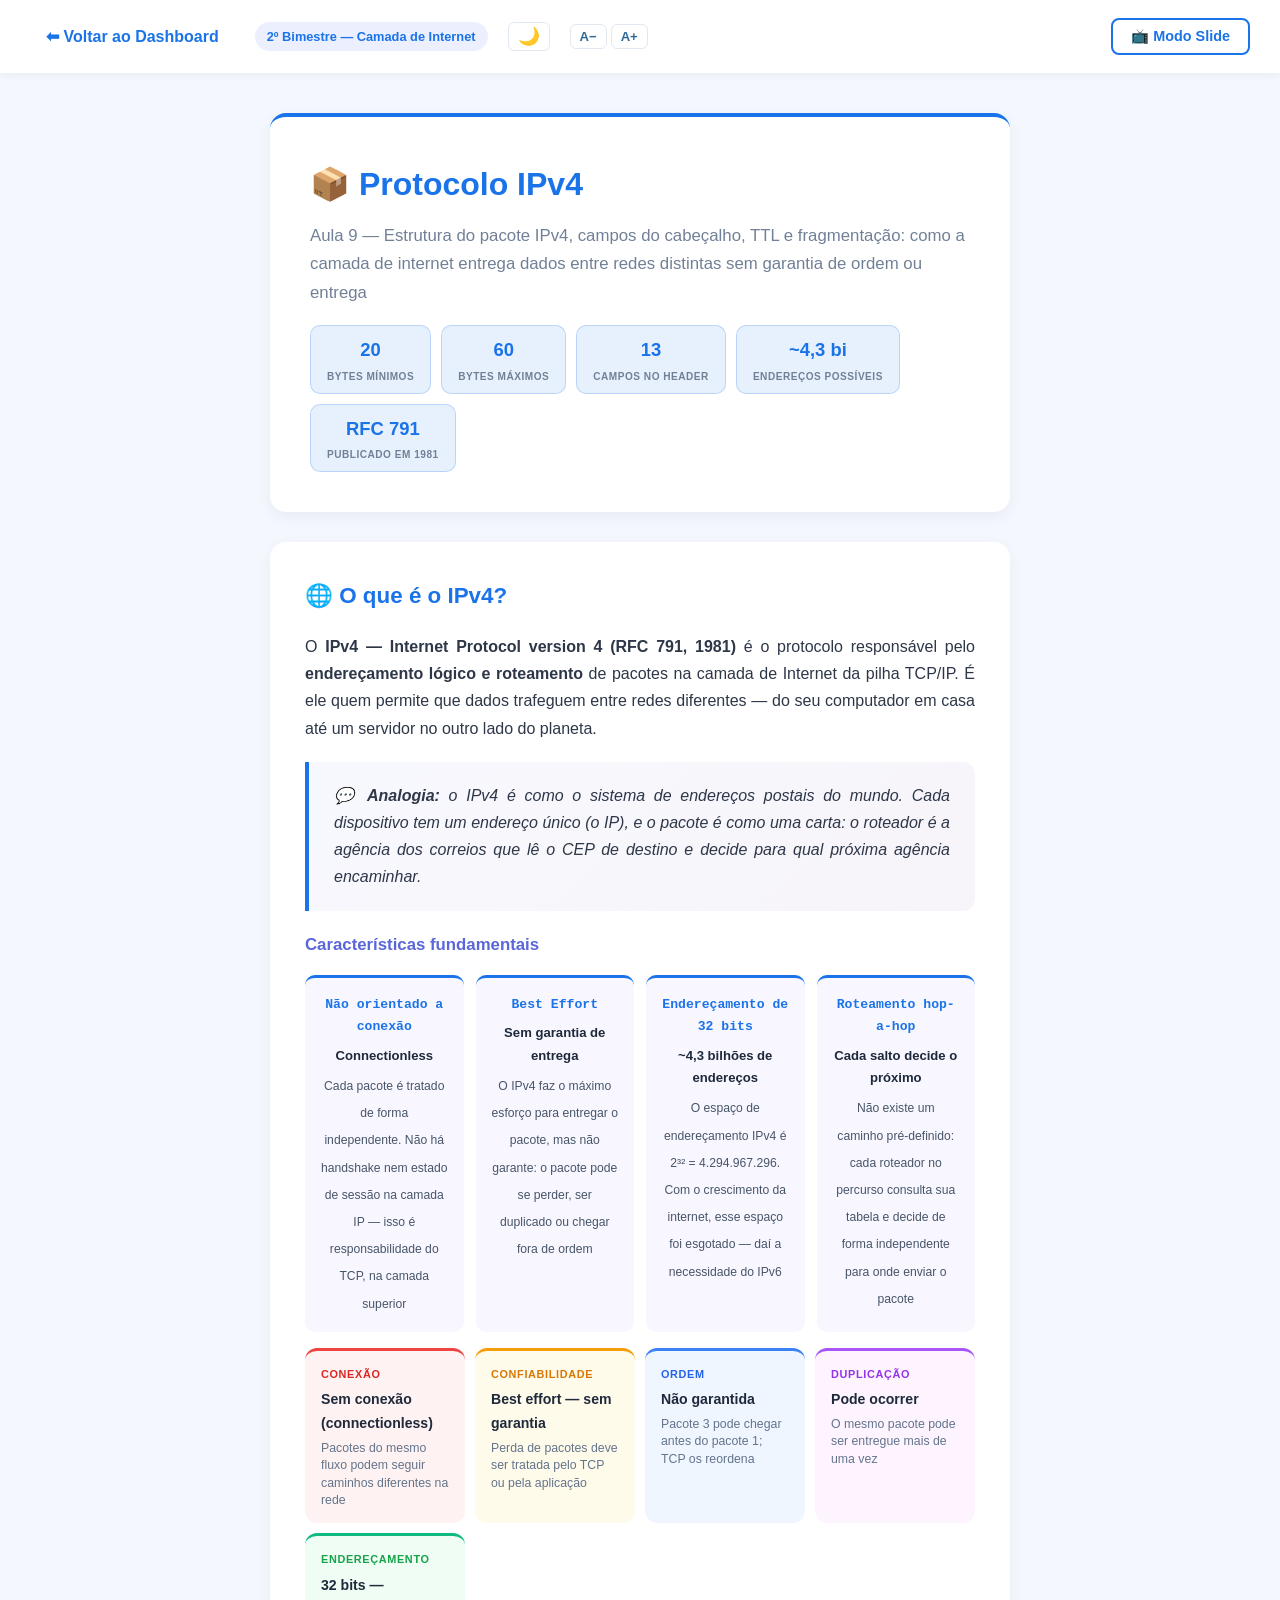
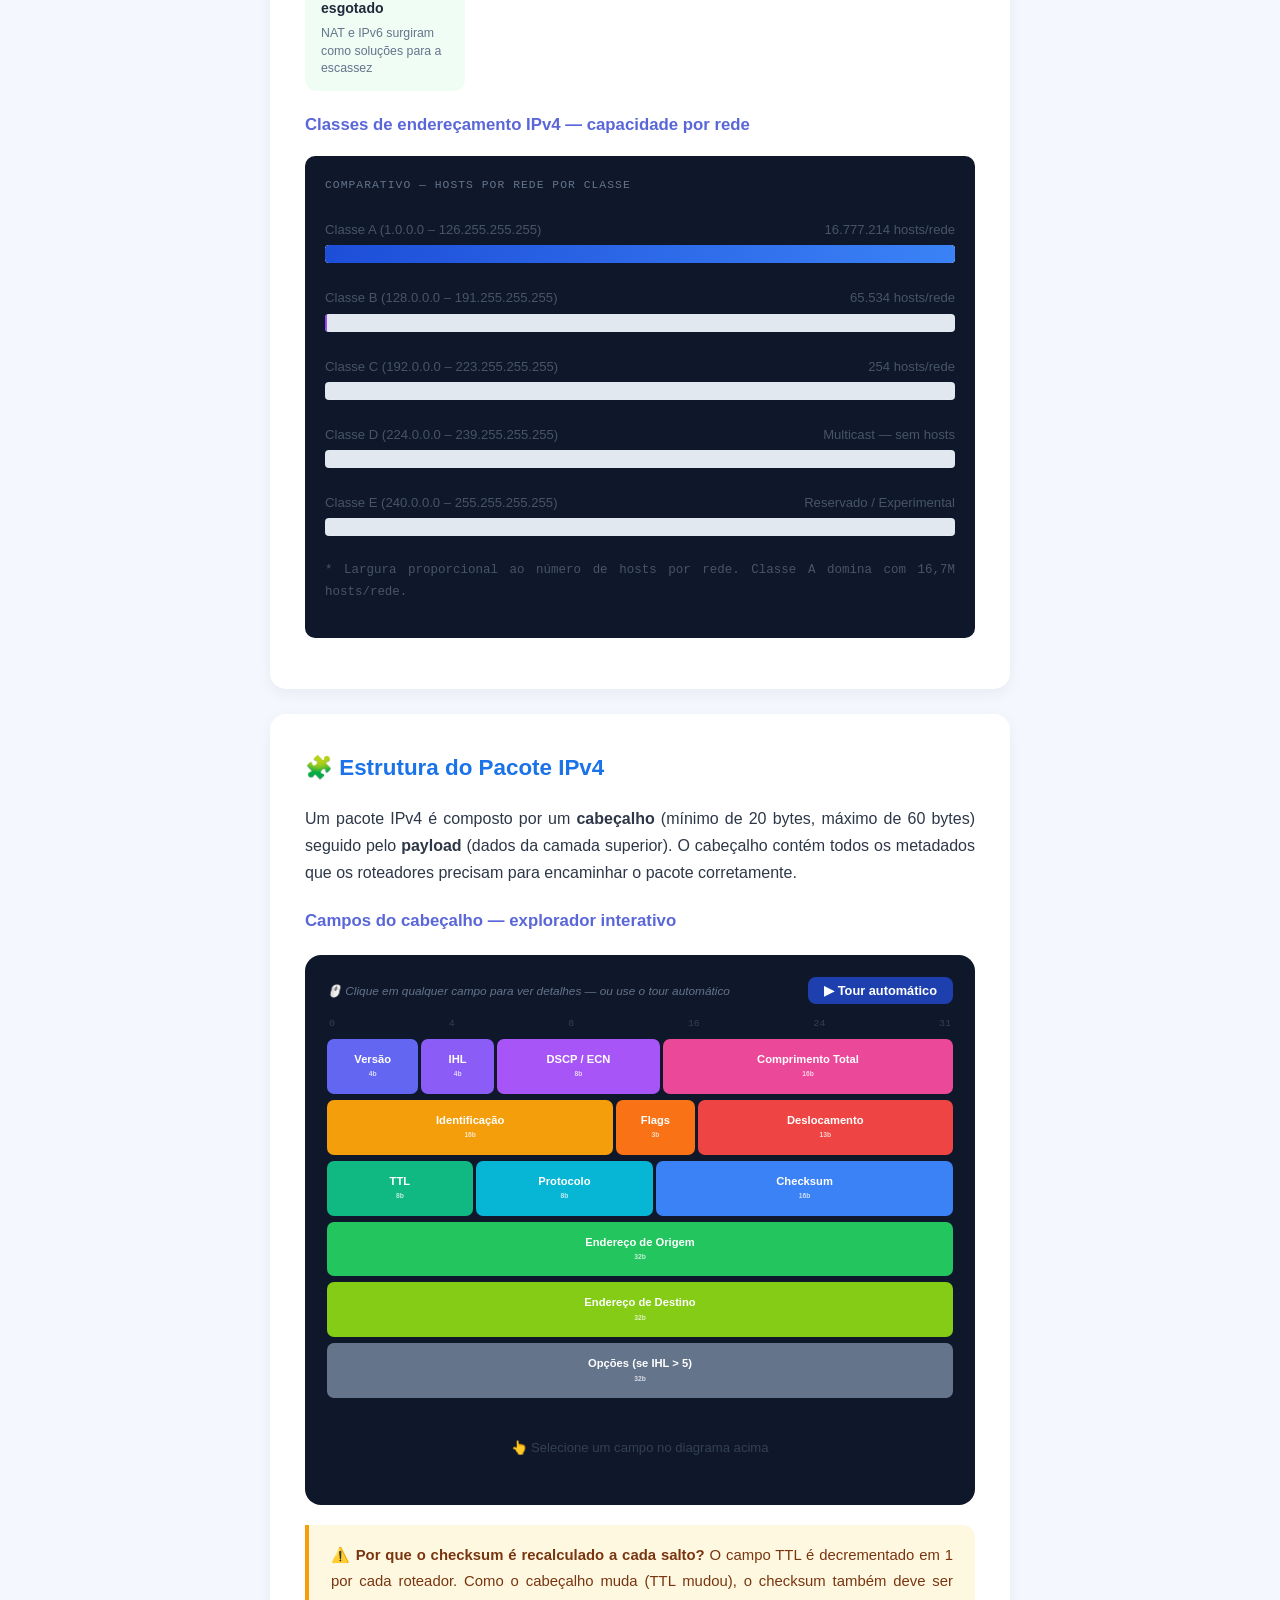
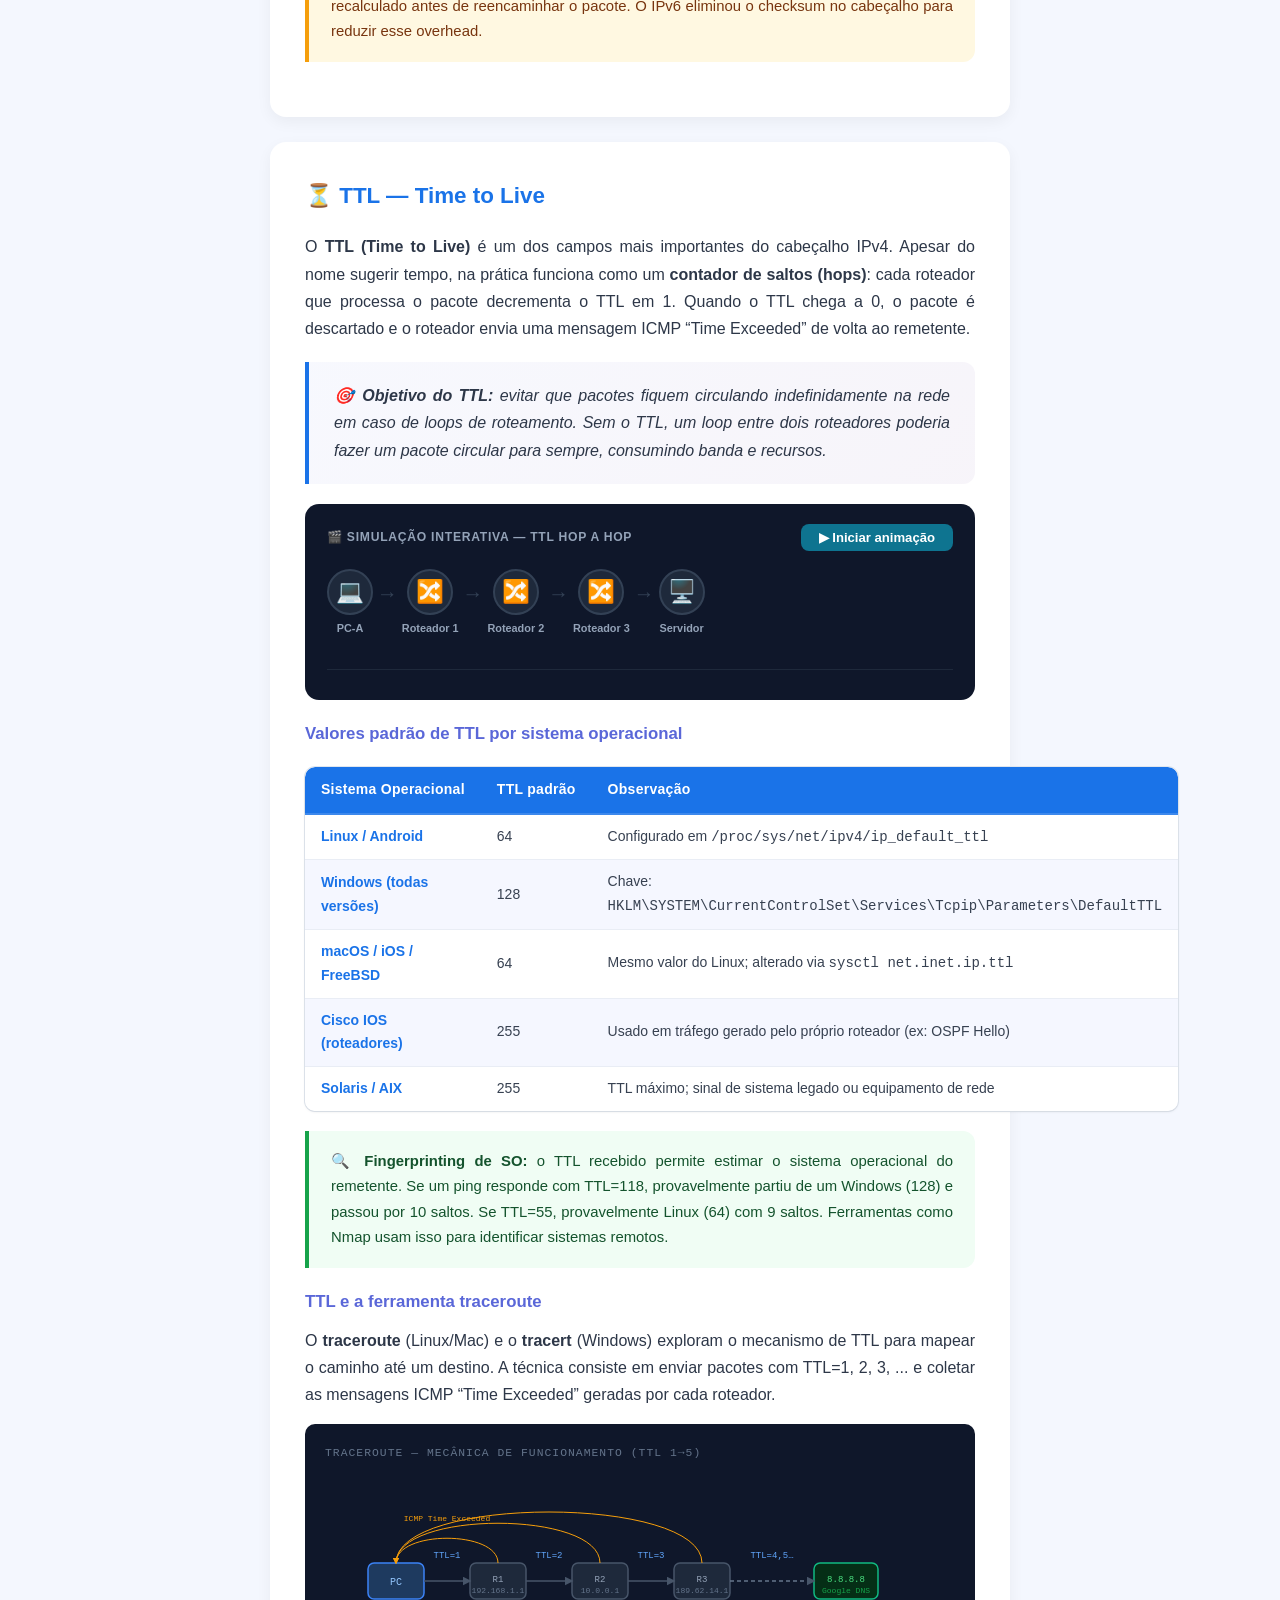
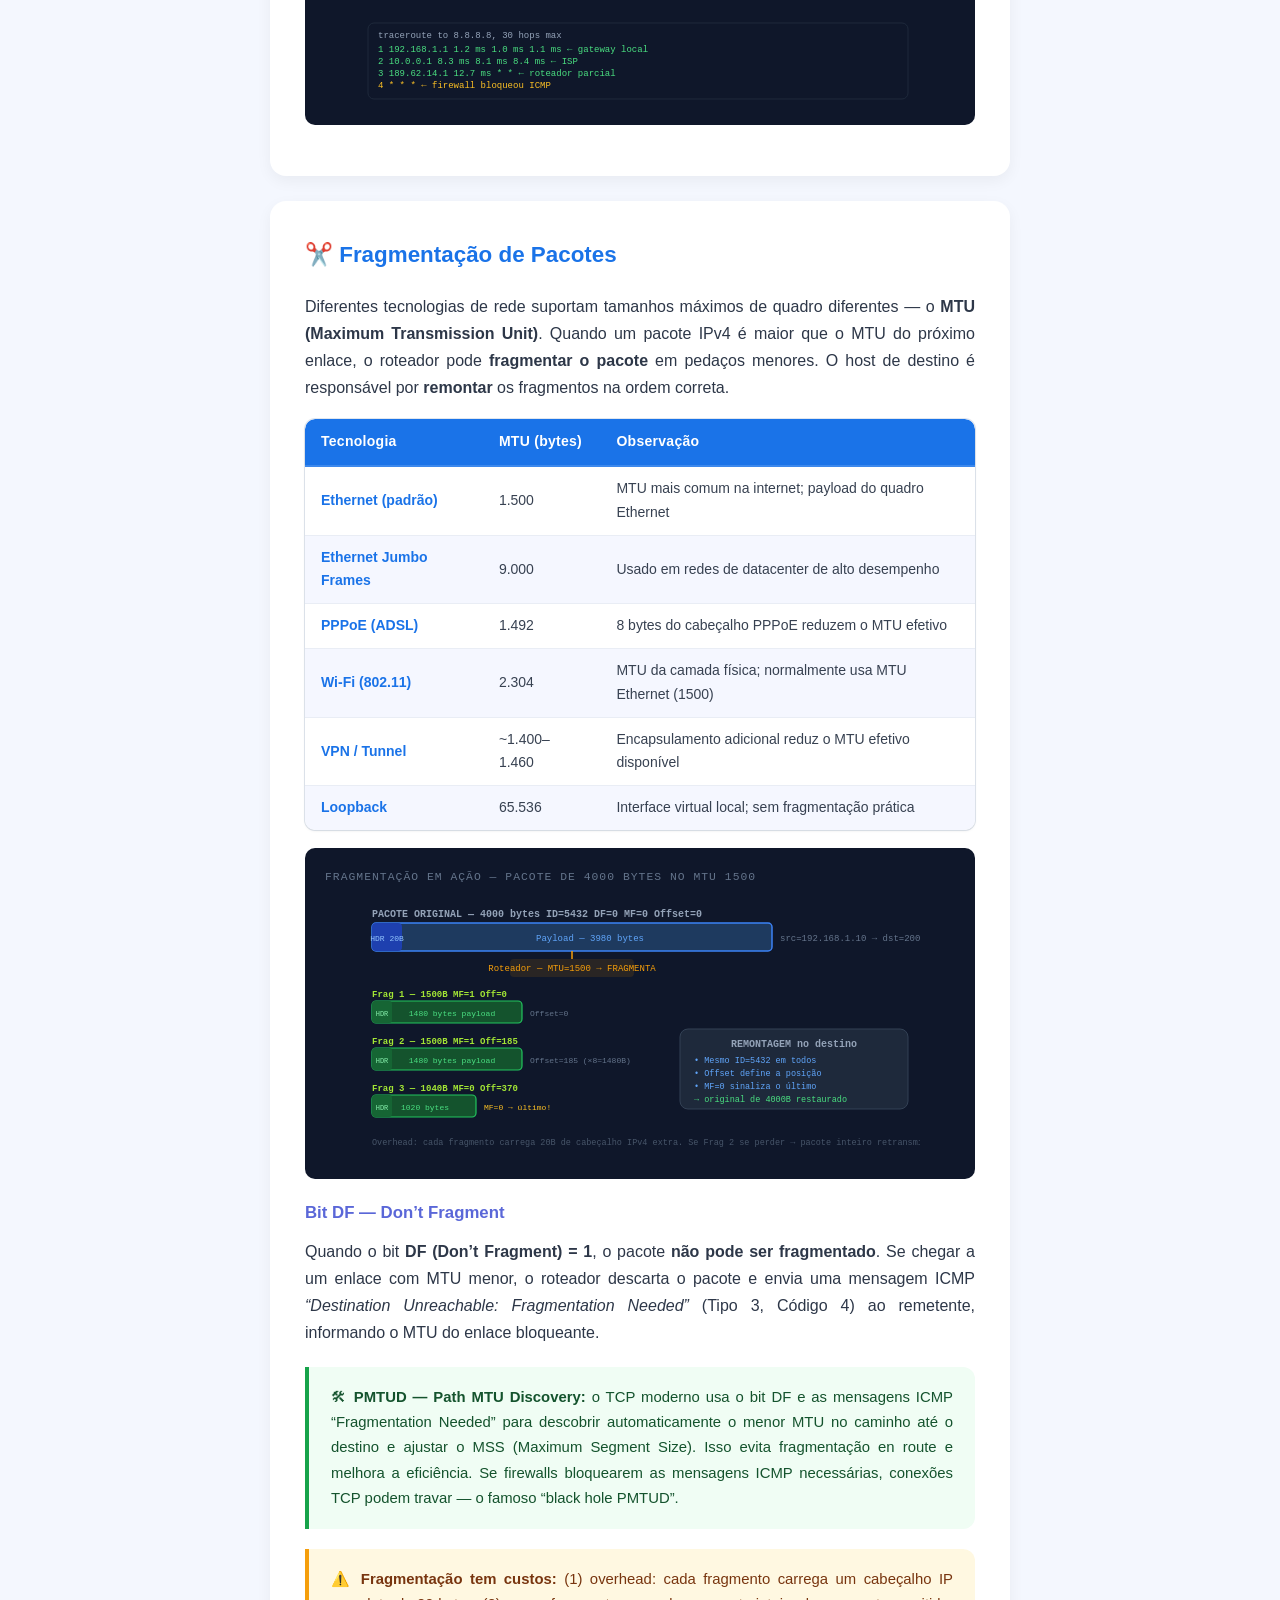
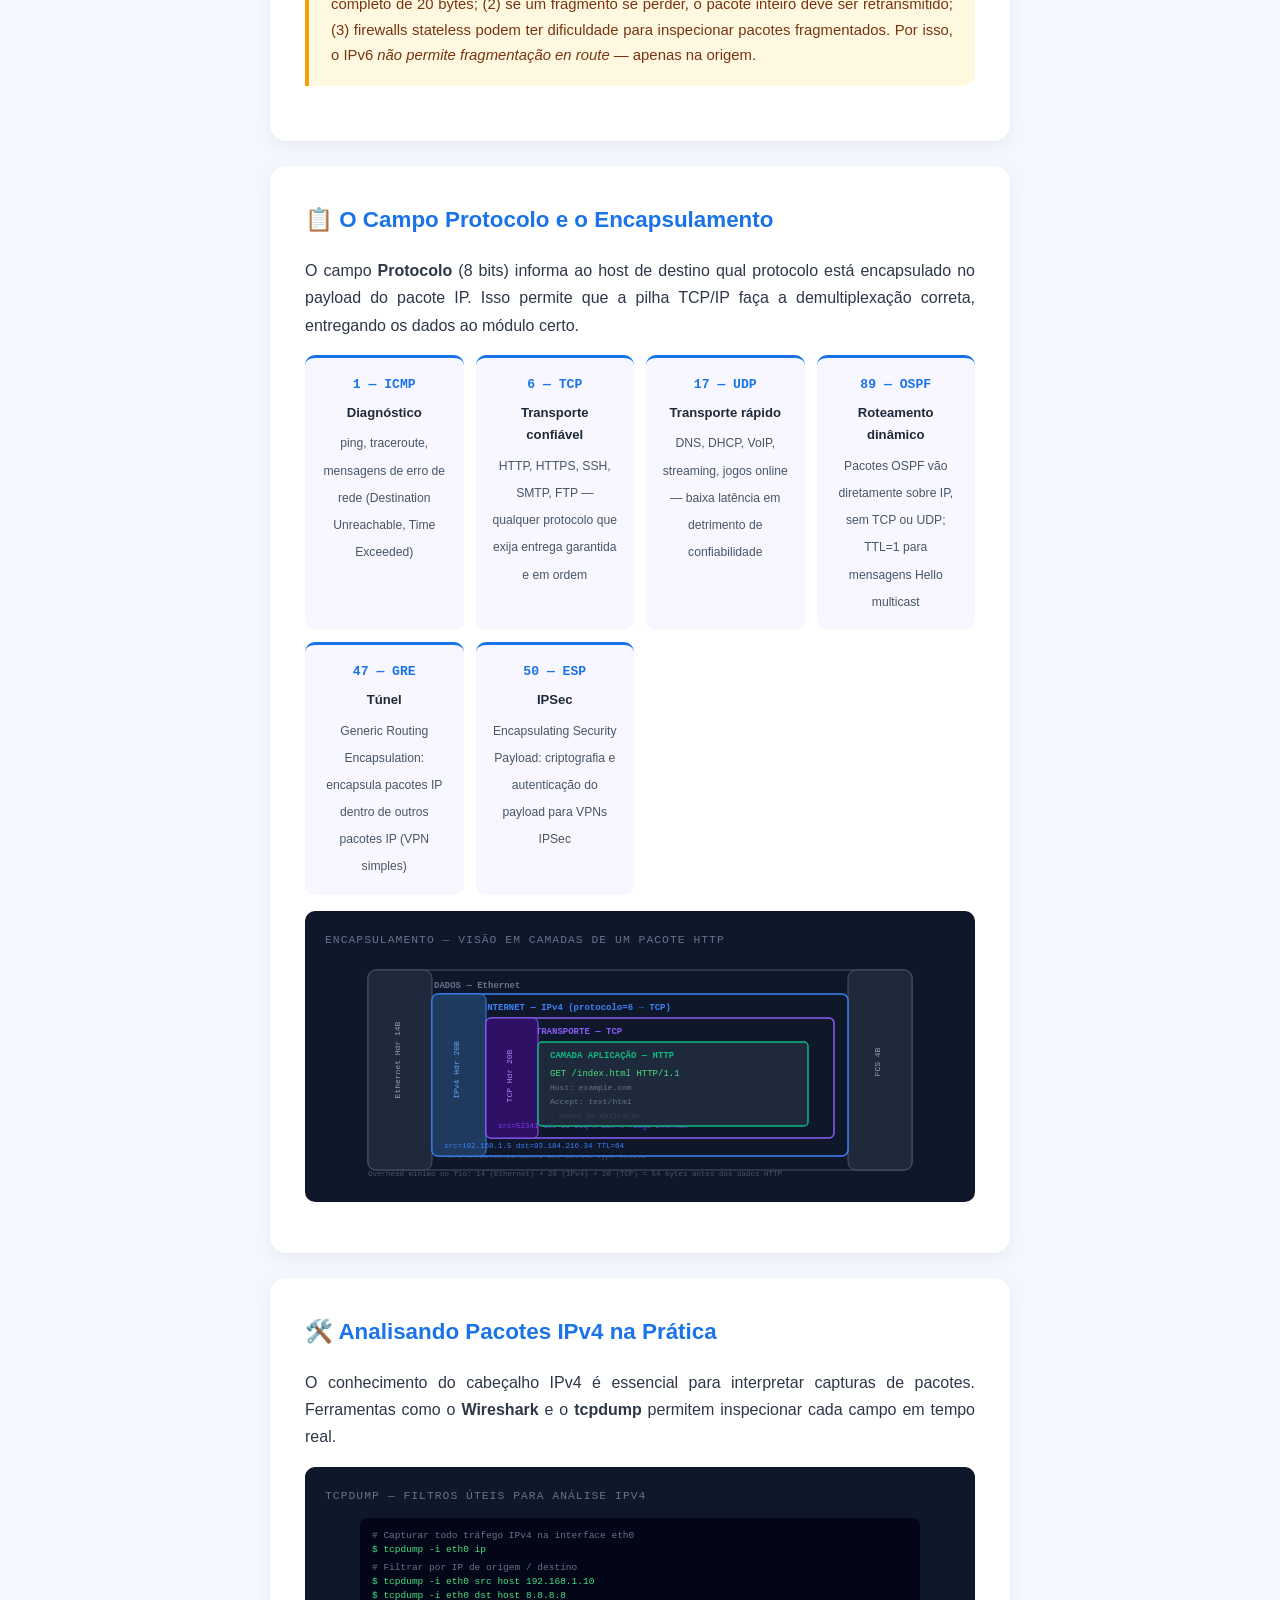
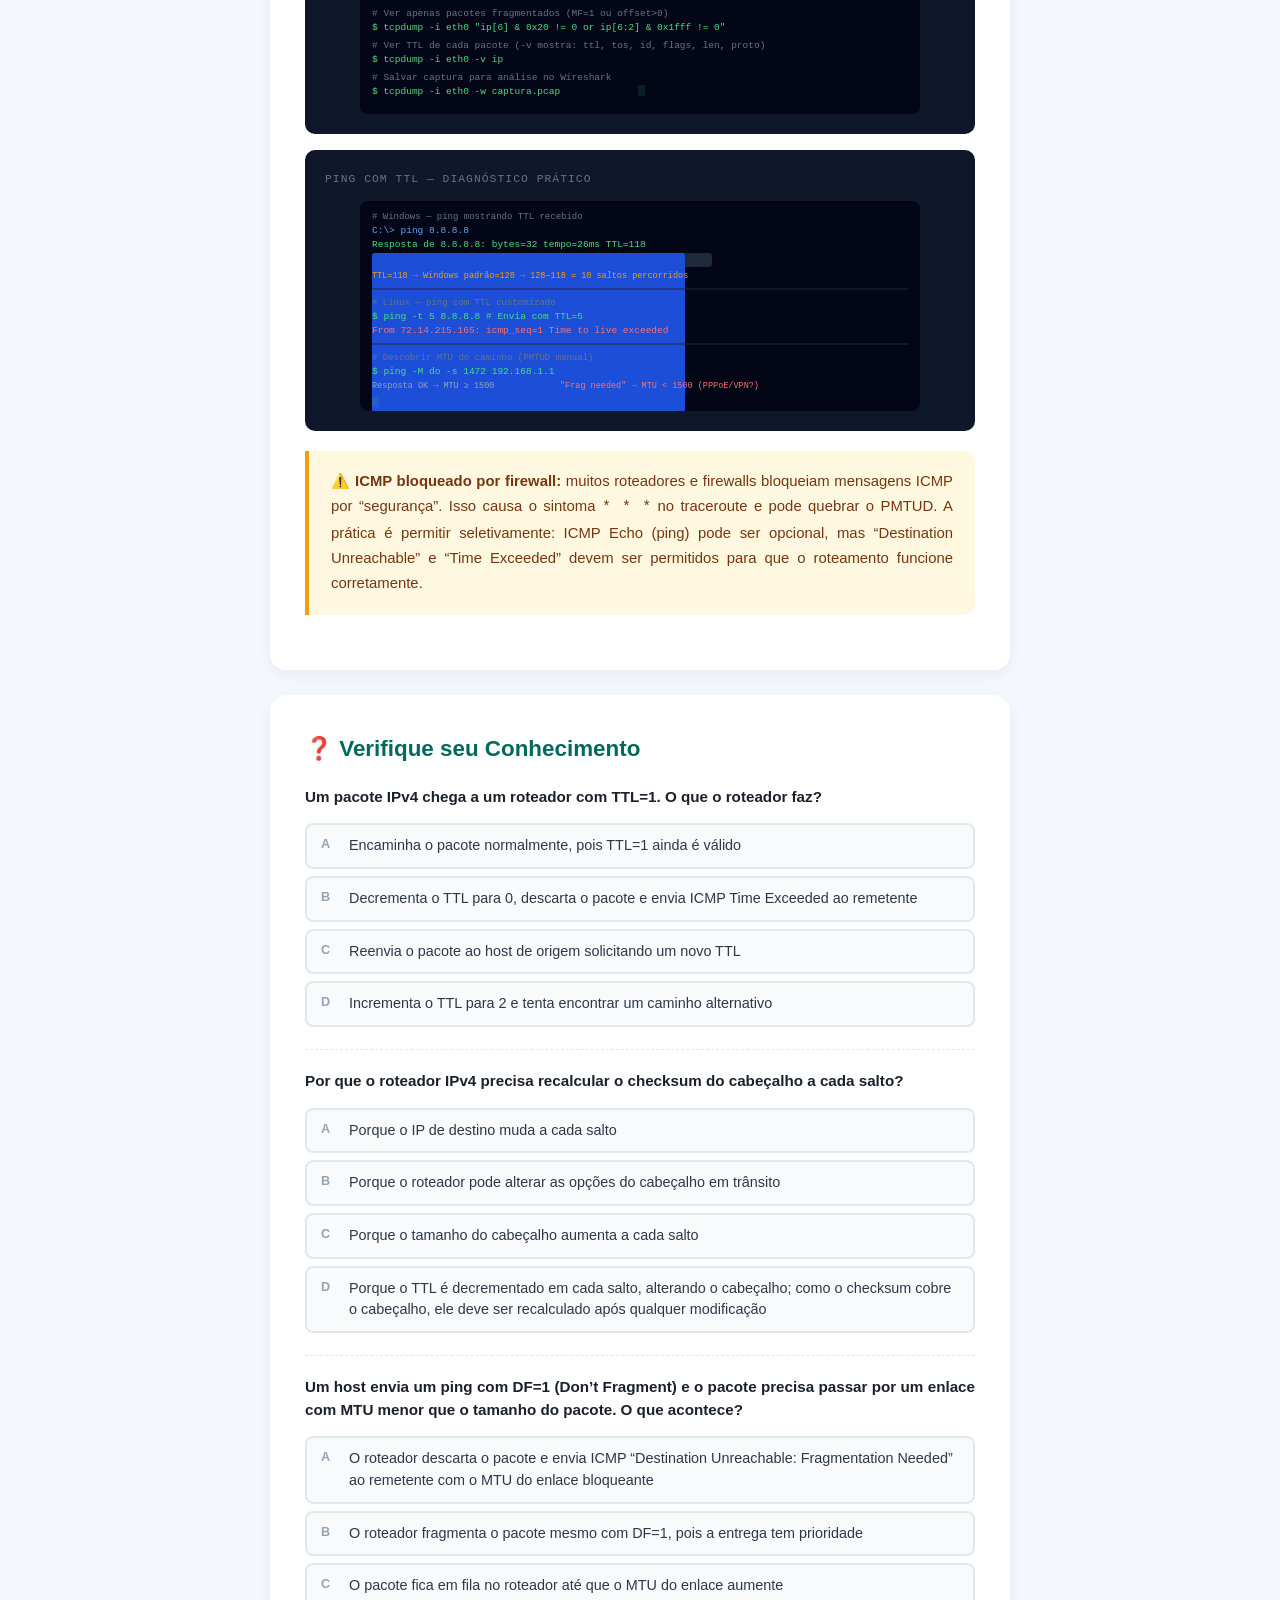
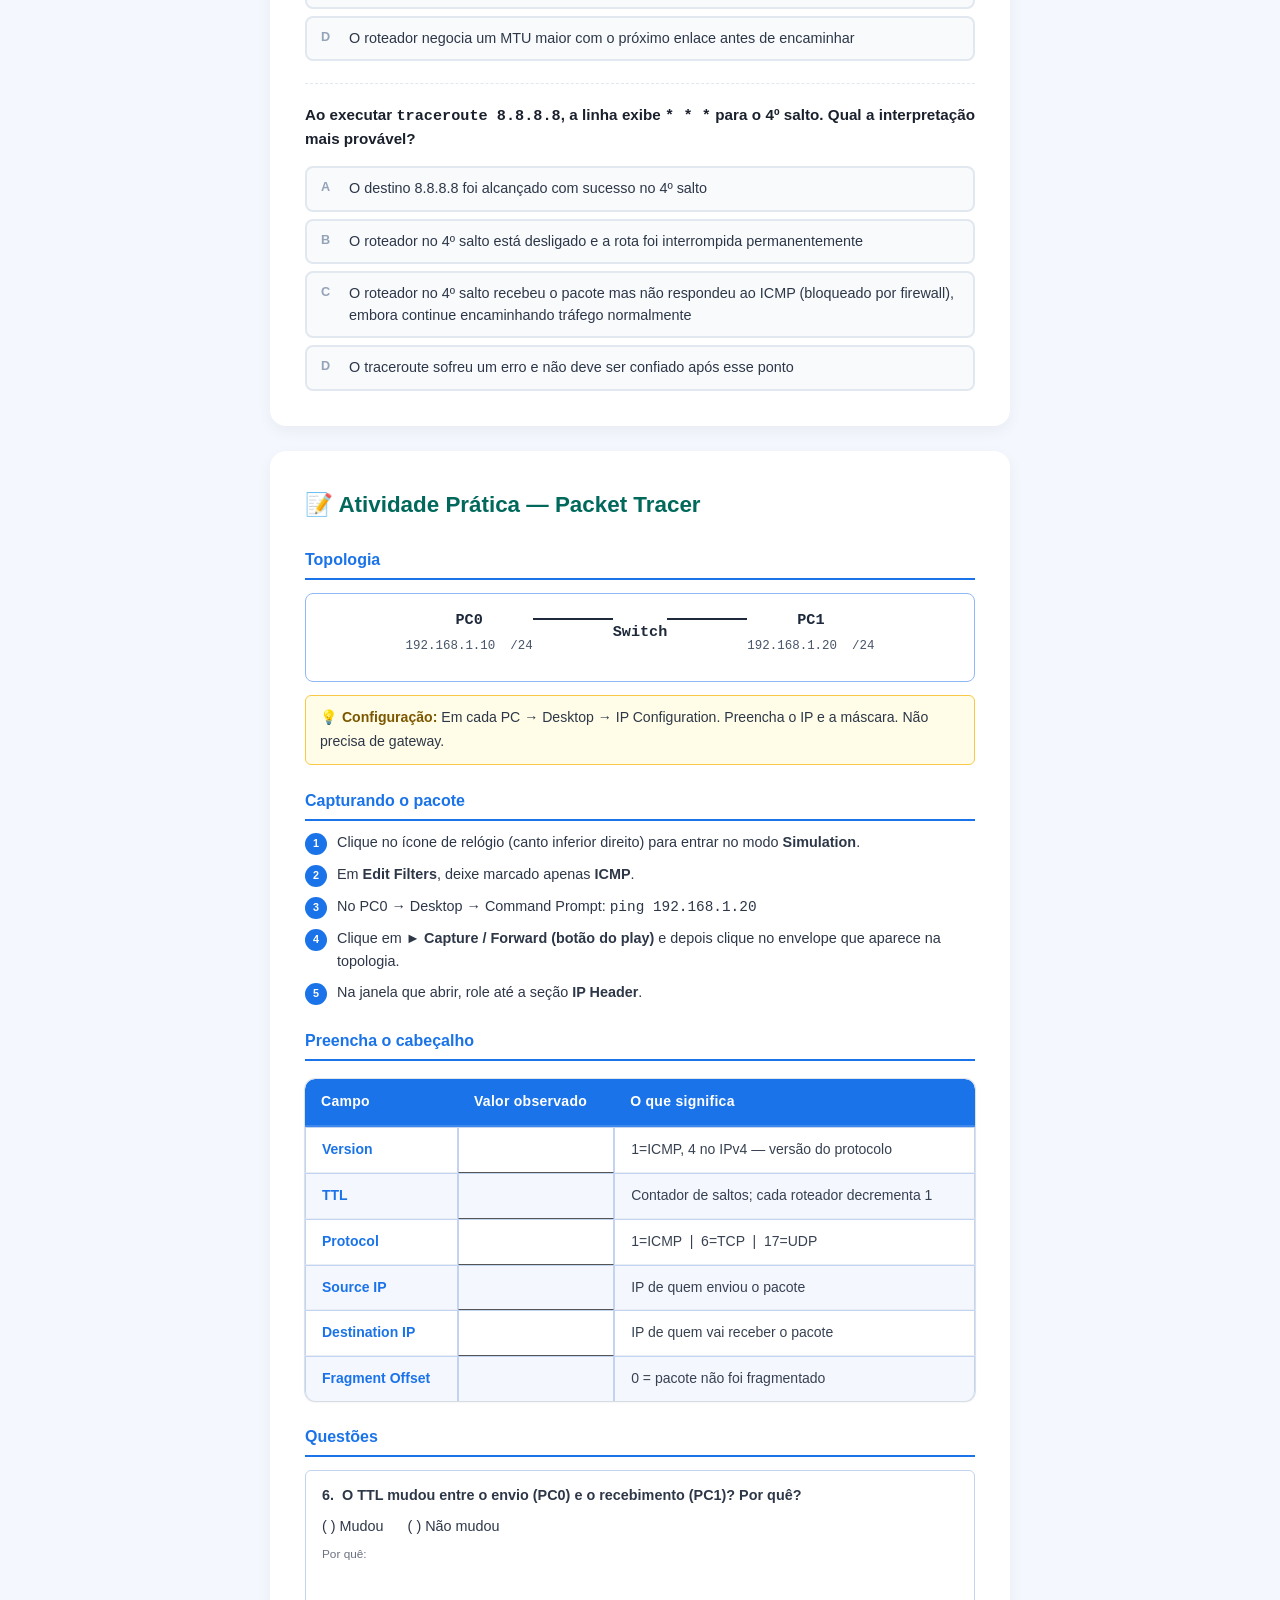
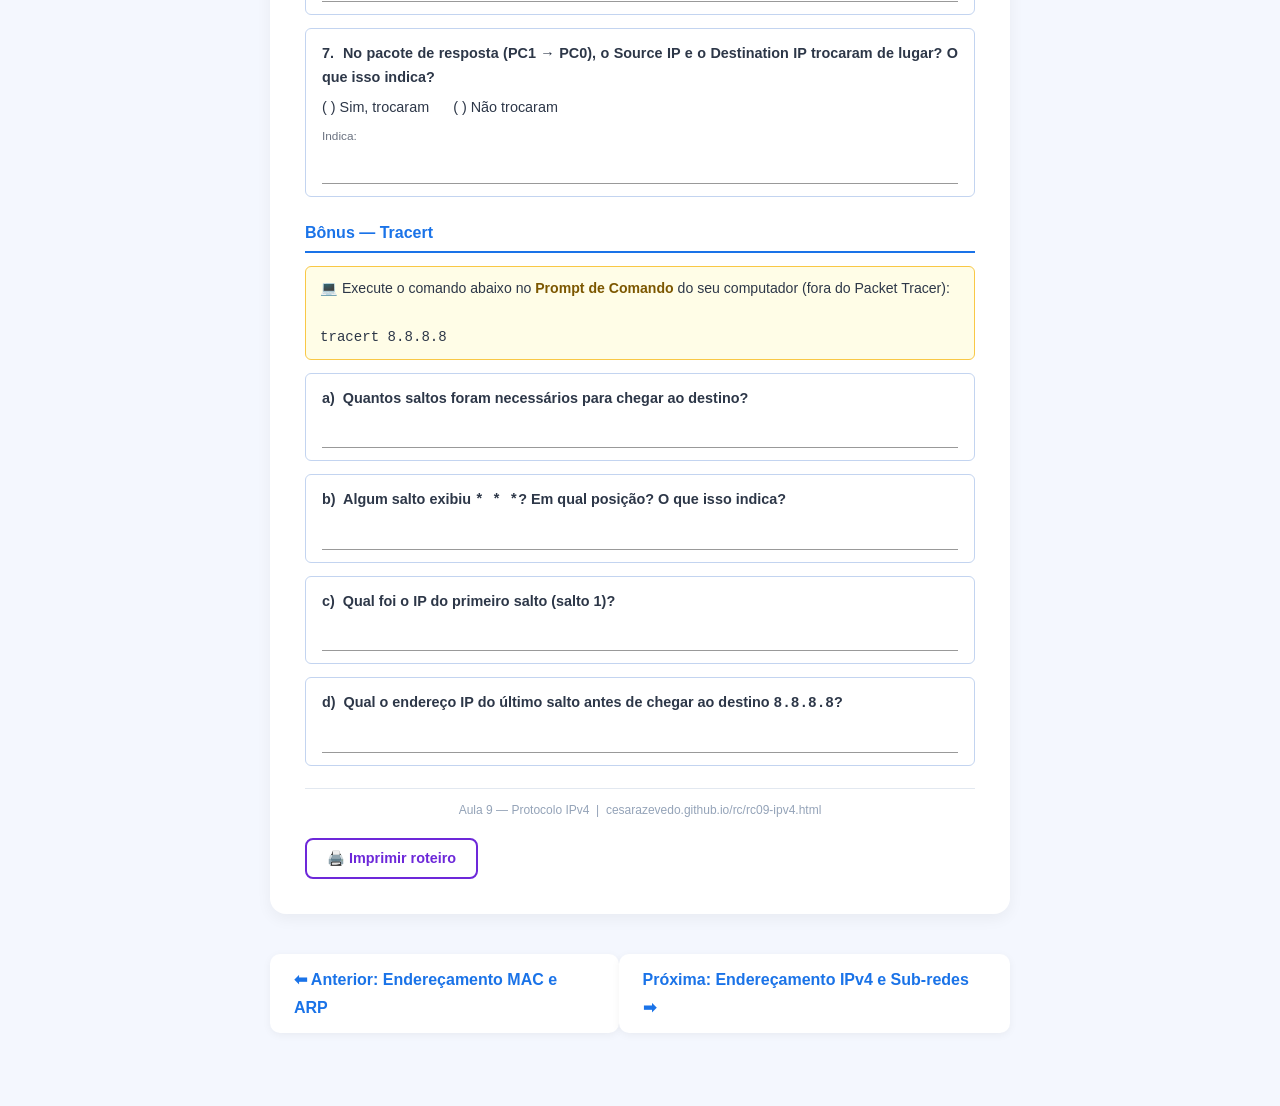
<file: rc09-ipv4.html>
<!DOCTYPE html>
<html lang="pt-BR">
<head>
    <meta charset="UTF-8">
    <meta name="viewport" content="width=device-width, initial-scale=1.0">
    <title>Aula 9 &mdash; Protocolo IPv4</title>
    <link rel="stylesheet" href="slide-mode.css">
    <link rel="stylesheet" href="exercise.css">
    <link rel="stylesheet" href="lesson.css">
    <style>
        :root { --primary:#1a73e8; --secondary:#0d47a1; --bg-light:#f4f7fe; --text-dark:#2d3748; }

        /* ── HERO STATS ── */
        .hero-stats { display:flex; flex-wrap:wrap; gap:10px; margin-top:18px; }
        .hero-stat { background:rgba(26,115,232,.1); border:1px solid rgba(26,115,232,.22); border-radius:10px; padding:8px 16px; text-align:center; }
        .hero-stat-val { display:block; font-size:1.15em; font-weight:800; color:var(--primary); }
        .hero-stat-lbl { display:block; font-size:.63em; color:#718096; font-weight:700; text-transform:uppercase; letter-spacing:.05em; margin-top:2px; }

        /* ── TRAIT GRID ── */
        .trait-grid { display:grid; grid-template-columns:repeat(auto-fit,minmax(155px,1fr)); gap:10px; margin:16px 0; }
        .trait-card { border-radius:12px; padding:14px 16px; border-top:3px solid transparent; }
        .tc-red    { background:#fef2f2; border-top-color:#ef4444; }
        .tc-amber  { background:#fffbeb; border-top-color:#f59e0b; }
        .tc-blue   { background:#eff6ff; border-top-color:#3b82f6; }
        .tc-purple { background:#fdf4ff; border-top-color:#a855f7; }
        .tc-green  { background:#f0fdf4; border-top-color:#10b981; }
        .trait-prop { font-size:.68em; font-weight:800; text-transform:uppercase; letter-spacing:.06em; margin-bottom:5px; }
        .tc-red    .trait-prop { color:#dc2626; }
        .tc-amber  .trait-prop { color:#d97706; }
        .tc-blue   .trait-prop { color:#2563eb; }
        .tc-purple .trait-prop { color:#9333ea; }
        .tc-green  .trait-prop { color:#16a34a; }
        .trait-val  { font-size:.88em; font-weight:700; color:#1e293b; margin-bottom:4px; }
        .trait-impl { font-size:.77em; color:#64748b; line-height:1.4; }

        /* ── IPV4 EXPLORER ── */
        .ipv4-explorer { background:#0f172a; border-radius:16px; padding:22px 22px 18px; margin:20px 0; }
        .ipv4-ex-bar { display:flex; justify-content:space-between; align-items:center; margin-bottom:12px; }
        .ipv4-ex-hint { color:#64748b; font-size:.74em; font-style:italic; }
        .ipv4-tour-btn { background:#1e40af; color:#fff; border:none; border-radius:8px; padding:6px 16px; font-size:.8em; font-weight:700; cursor:pointer; font-family:inherit; transition:background .2s; }
        .ipv4-tour-btn:hover { background:#2563eb; }
        .ipv4-bit-ruler { display:flex; justify-content:space-between; padding:0 2px; margin-bottom:6px; }
        .ipv4-bit-ruler span { color:#334155; font-size:.62em; font-family:monospace; }
        .ipv4-diagram { display:flex; flex-direction:column; gap:3px; }
        .ipv4-row { display:flex; gap:3px; }
        .ipv4-field { display:flex; align-items:center; justify-content:center; padding:12px 3px; border-radius:7px; font-size:.7em; font-weight:800; color:#fff; cursor:pointer; text-align:center; line-height:1.3; user-select:none; border:2px solid transparent; transition:transform .15s, box-shadow .15s, filter .15s; }
        .ipv4-field:hover { transform:translateY(-3px); box-shadow:0 5px 14px rgba(0,0,0,.45); filter:brightness(1.18); }
        .ipv4-field.active { border-color:rgba(255,255,255,.7); transform:translateY(-4px); box-shadow:0 6px 18px rgba(0,0,0,.5); filter:brightness(1.25); }
        .ipv4-field.tour-hl { animation:tourPulse .45s ease forwards; }
        @keyframes tourPulse { 0%{filter:brightness(1);transform:translateY(0)} 40%{filter:brightness(1.5);transform:translateY(-5px)} 100%{filter:brightness(1.25);transform:translateY(-4px)} }
        .ipv4-detail-panel { margin-top:14px; min-height:72px; }
        .ipv4-detail-empty { text-align:center; color:#334155; font-size:.82em; padding:22px 0; }
        .ipv4-detail-card { background:#1e293b; border-radius:12px; padding:18px 22px; border-left:4px solid var(--fc,#1a73e8); animation:slideDown .22s ease; }
        @keyframes slideDown { from{opacity:0;transform:translateY(-8px)} to{opacity:1;transform:translateY(0)} }
        .detail-name  { font-size:1.05em; font-weight:800; color:var(--fc,#60a5fa); margin-bottom:6px; }
        .detail-meta  { display:flex; flex-wrap:wrap; gap:8px; margin-bottom:10px; }
        .detail-badge { font-size:.72em; font-weight:700; padding:2px 10px; border-radius:20px; background:rgba(255,255,255,.07); color:#94a3b8; }
        .detail-desc  { font-size:.87em; color:#cbd5e1; line-height:1.65; margin-bottom:10px; }
        .detail-ex    { background:rgba(0,0,0,.3); border-radius:8px; padding:7px 13px; font-family:monospace; font-size:.82em; color:#7dd3fc; }
        .detail-ex-lbl{ font-family:inherit; color:#475569; margin-right:5px; }
        .detail-note  { margin-top:8px; font-size:.79em; color:#64748b; font-style:italic; }

        /* ── TTL ANIMATION ── */
        .ttl-anim-wrap { background:#0f172a; border-radius:14px; padding:20px 22px; margin:20px 0; }
        .ttl-anim-bar { display:flex; justify-content:space-between; align-items:center; margin-bottom:18px; }
        .ttl-anim-title { color:#94a3b8; font-size:.76em; font-weight:700; text-transform:uppercase; letter-spacing:.06em; }
        .ttl-play-btn { background:#0e7490; color:#fff; border:none; border-radius:8px; padding:6px 18px; font-size:.82em; font-weight:700; cursor:pointer; font-family:inherit; transition:background .2s; }
        .ttl-play-btn:hover { background:#0891b2; }
        .ttl-play-btn:disabled { opacity:.4; cursor:not-allowed; }
        .ttl-scene { display:flex; align-items:flex-start; justify-content:space-between; padding-bottom:4px; }
        .ttl-node-col { display:flex; flex-direction:column; align-items:center; gap:5px; flex:1; min-width:0; }
        .ttl-node-icon { width:46px; height:46px; border-radius:50%; background:#1e293b; border:2px solid #334155; display:flex; align-items:center; justify-content:center; font-size:1.25em; transition:all .3s; }
        .ttl-node-icon.active { border-color:#3b82f6; background:#1e3a5f; box-shadow:0 0 14px rgba(59,130,246,.4); }
        .ttl-node-icon.ok     { border-color:#10b981; background:#052e16; box-shadow:0 0 12px rgba(16,185,129,.35); }
        .ttl-node-icon.dead   { border-color:#ef4444; background:#450a0a; animation:shake .35s ease; }
        @keyframes shake { 0%,100%{transform:translateX(0)} 25%{transform:translateX(-4px)} 75%{transform:translateX(4px)} }
        .ttl-pkt-badge { font-size:.68em; font-weight:800; padding:2px 8px; border-radius:12px; background:#3b82f6; color:#fff; border:1.5px solid #60a5fa; min-width:52px; text-align:center; transition:background .3s, border-color .3s; display:none; }
        .ttl-pkt-badge.ok   { background:#10b981; border-color:#34d399; }
        .ttl-pkt-badge.dead { background:#ef4444; border-color:#f87171; animation:shake .3s; }
        .ttl-node-lbl { font-size:.64em; color:#64748b; font-weight:600; text-align:center; }
        .ttl-arr-col { display:flex; align-items:center; padding-top:20px; flex:0.4; min-width:0; }
        .ttl-arr { flex:1; height:2px; background:#334155; position:relative; }
        .ttl-arr::after { content:''; position:absolute; right:-1px; top:-4px; border:5px solid transparent; border-left-color:#334155; }
        .ttl-log-wrap { border-top:1px solid #1e293b; margin-top:14px; padding-top:10px; max-height:120px; overflow-y:auto; display:flex; flex-direction:column; gap:2px; }
        .ttl-log-line { font-size:.78em; font-family:monospace; padding:2px 0; animation:fadeIn .3s; }
        .ttl-log-info { color:#94a3b8; } .ttl-log-hop  { color:#7dd3fc; } .ttl-log-ok   { color:#4ade80; } .ttl-log-warn { color:#fbbf24; } .ttl-log-dead { color:#f87171; }
        @keyframes fadeIn { from{opacity:0} to{opacity:1} }

        @media(max-width:600px) {
            .trait-grid { grid-template-columns:1fr 1fr; }
            .ipv4-field { font-size:.56em; padding:9px 2px; }
            .ttl-node-icon { width:36px; height:36px; font-size:1em; }
            .ttl-node-lbl { font-size:.58em; }
            .hero-stats { gap:7px; }
        }

        /* ── Viz Wrappers ── */
        .viz-wrap{background:#0f172a;border-radius:10px;padding:1.25rem;margin:1rem 0;overflow:hidden}
        .viz-title{color:#64748b;font-size:.71rem;text-transform:uppercase;letter-spacing:.09em;margin-bottom:.75rem;font-family:'Courier New',monospace}
        @keyframes draw-path{from{stroke-dashoffset:900}to{stroke-dashoffset:0}}
        .tw-wire{stroke-dasharray:900;stroke-dashoffset:900;animation:draw-path 2s ease forwards}
        @keyframes dash-flow{from{stroke-dashoffset:18}to{stroke-dashoffset:0}}
        .flow-line{stroke-dasharray:9 5;animation:dash-flow .7s linear infinite}
        @keyframes fade-in-up{from{opacity:0;transform:translateY(8px)}to{opacity:1;transform:translateY(0)}}
        .fade-up{animation:fade-in-up .6s ease forwards;opacity:0}
        .fade-up:nth-child(1){animation-delay:.1s}
        .fade-up:nth-child(2){animation-delay:.3s}
        .fade-up:nth-child(3){animation-delay:.5s}
        .fade-up:nth-child(4){animation-delay:.7s}
        @keyframes packet-hop{0%{transform:translateX(0)}25%{transform:translateX(80px)}50%{transform:translateX(160px)}75%{transform:translateX(240px)}100%{transform:translateX(320px);opacity:0}}
        .ip-packet{animation:packet-hop 3s steps(4) infinite}
        @keyframes ttl-count{0%{opacity:1}100%{opacity:.2}}
        .ttl-dec{animation:ttl-count .8s ease-in-out infinite alternate}
        @keyframes header-hl{0%,100%{fill:rgba(59,130,246,.1)}50%{fill:rgba(59,130,246,.4)}}
        .hdr-field{animation:header-hl 2.5s ease-in-out infinite}
        /* ── Comparison Bars ── */
        .bar-section{margin:1.5rem 0}
        .bar-label{display:flex;justify-content:space-between;font-size:.82rem;color:#475569;margin-bottom:4px}
        .bar-track{background:#e2e8f0;border-radius:4px;height:18px;overflow:hidden}
        .bar-fill{height:100%;border-radius:4px;width:0;transition:width 1.4s cubic-bezier(.4,0,.2,1)}
    </style>
</head>
<body>

<div class="top-bar">
    <a href="index.html" class="back-btn">&#x2B05; Voltar ao Dashboard</a>
    <span class="page-badge">2&ordm; Bimestre &mdash; Camada de Internet</span>
    <button class="slide-toggle" id="slideToggleBtn">&#x1F4FA; Modo Slide</button>
</div>

<div class="content-wrapper">

    <div class="lesson-hero">
        <h1>&#x1F4E6; Protocolo IPv4</h1>
        <p class="subtitle">Aula 9 &mdash; Estrutura do pacote IPv4, campos do cabe&ccedil;alho, TTL e fragmenta&ccedil;&atilde;o: como a camada de internet entrega dados entre redes distintas sem garantia de ordem ou entrega</p>
        <div class="hero-stats">
            <div class="hero-stat"><span class="hero-stat-val">20</span><span class="hero-stat-lbl">bytes mínimos</span></div>
            <div class="hero-stat"><span class="hero-stat-val">60</span><span class="hero-stat-lbl">bytes máximos</span></div>
            <div class="hero-stat"><span class="hero-stat-val">13</span><span class="hero-stat-lbl">campos no header</span></div>
            <div class="hero-stat"><span class="hero-stat-val">~4,3 bi</span><span class="hero-stat-lbl">endereços possíveis</span></div>
            <div class="hero-stat"><span class="hero-stat-val">RFC 791</span><span class="hero-stat-lbl">publicado em 1981</span></div>
        </div>
    </div>

    <!-- CARD 1 — Visão Geral do IPv4 -->
    <div class="content-card">
        <h2>&#x1F310; O que &eacute; o IPv4?</h2>
        <p>O <strong>IPv4 &mdash; Internet Protocol version 4 (RFC 791, 1981)</strong> &eacute; o protocolo respons&aacute;vel pelo <strong>endere&ccedil;amento l&oacute;gico e roteamento</strong> de pacotes na camada de Internet da pilha TCP/IP. &Eacute; ele quem permite que dados trafeguem entre redes diferentes &mdash; do seu computador em casa at&eacute; um servidor no outro lado do planeta.</p>

        <div class="highlight-box">
            <p>&#x1F4AC; <strong>Analogia:</strong> o IPv4 &eacute; como o sistema de endere&ccedil;os postais do mundo. Cada dispositivo tem um endere&ccedil;o &uacute;nico (o IP), e o pacote &eacute; como uma carta: o roteador &eacute; a ag&ecirc;ncia dos correios que l&ecirc; o CEP de destino e decide para qual pr&oacute;xima ag&ecirc;ncia encaminhar.</p>
        </div>

        <h3>Caracter&iacute;sticas fundamentais</h3>
        <div class="cmd-grid">
            <div class="cmd-card">
                <span class="cmd">N&atilde;o orientado a conex&atilde;o</span>
                <strong>Connectionless</strong>
                <span>Cada pacote &eacute; tratado de forma independente. N&atilde;o h&aacute; handshake nem estado de sess&atilde;o na camada IP &mdash; isso &eacute; responsabilidade do TCP, na camada superior</span>
            </div>
            <div class="cmd-card">
                <span class="cmd">Best Effort</span>
                <strong>Sem garantia de entrega</strong>
                <span>O IPv4 faz o m&aacute;ximo esfor&ccedil;o para entregar o pacote, mas n&atilde;o garante: o pacote pode se perder, ser duplicado ou chegar fora de ordem</span>
            </div>
            <div class="cmd-card">
                <span class="cmd">Endere&ccedil;amento de 32 bits</span>
                <strong>~4,3 bilh&otilde;es de endere&ccedil;os</strong>
                <span>O espa&ccedil;o de endere&ccedil;amento IPv4 &eacute; 2&sup3;&sup2; = 4.294.967.296. Com o crescimento da internet, esse espa&ccedil;o foi esgotado &mdash; da&iacute; a necessidade do IPv6</span>
            </div>
            <div class="cmd-card">
                <span class="cmd">Roteamento hop-a-hop</span>
                <strong>Cada salto decide o pr&oacute;ximo</strong>
                <span>N&atilde;o existe um caminho pr&eacute;-definido: cada roteador no percurso consulta sua tabela e decide de forma independente para onde enviar o pacote</span>
            </div>
        </div>

        <div class="trait-grid">
            <div class="trait-card tc-red">
                <div class="trait-prop">Conexão</div>
                <div class="trait-val">Sem conexão (connectionless)</div>
                <div class="trait-impl">Pacotes do mesmo fluxo podem seguir caminhos diferentes na rede</div>
            </div>
            <div class="trait-card tc-amber">
                <div class="trait-prop">Confiabilidade</div>
                <div class="trait-val">Best effort — sem garantia</div>
                <div class="trait-impl">Perda de pacotes deve ser tratada pelo TCP ou pela aplicação</div>
            </div>
            <div class="trait-card tc-blue">
                <div class="trait-prop">Ordem</div>
                <div class="trait-val">Não garantida</div>
                <div class="trait-impl">Pacote 3 pode chegar antes do pacote 1; TCP os reordena</div>
            </div>
            <div class="trait-card tc-purple">
                <div class="trait-prop">Duplicação</div>
                <div class="trait-val">Pode ocorrer</div>
                <div class="trait-impl">O mesmo pacote pode ser entregue mais de uma vez</div>
            </div>
            <div class="trait-card tc-green">
                <div class="trait-prop">Endereçamento</div>
                <div class="trait-val">32 bits — esgotado</div>
                <div class="trait-impl">NAT e IPv6 surgiram como soluções para a escassez</div>
            </div>
        </div>
        <h3>Classes de endere&ccedil;amento IPv4 &mdash; capacidade por rede</h3>
        <div class="viz-wrap">
            <div class="viz-title">Comparativo — hosts por rede por classe</div>
            <div class="bar-section fade-up">
                <div class="bar-label"><span>Classe A (1.0.0.0 – 126.255.255.255)</span><span>16.777.214 hosts/rede</span></div>
                <div class="bar-track"><div class="bar-fill" data-w="100%" style="background:linear-gradient(90deg,#1d4ed8,#3b82f6)"></div></div>
            </div>
            <div class="bar-section fade-up">
                <div class="bar-label"><span>Classe B (128.0.0.0 – 191.255.255.255)</span><span>65.534 hosts/rede</span></div>
                <div class="bar-track"><div class="bar-fill" data-w="0.39%" style="background:linear-gradient(90deg,#7c3aed,#a855f7)"></div></div>
            </div>
            <div class="bar-section fade-up">
                <div class="bar-label"><span>Classe C (192.0.0.0 – 223.255.255.255)</span><span>254 hosts/rede</span></div>
                <div class="bar-track"><div class="bar-fill" data-w="0.0015%" style="background:linear-gradient(90deg,#065f46,#10b981)"></div></div>
            </div>
            <div class="bar-section fade-up">
                <div class="bar-label"><span>Classe D (224.0.0.0 – 239.255.255.255)</span><span>Multicast — sem hosts</span></div>
                <div class="bar-track"><div class="bar-fill" data-w="0%" style="background:linear-gradient(90deg,#92400e,#f59e0b)"></div></div>
            </div>
            <div class="bar-section fade-up">
                <div class="bar-label"><span>Classe E (240.0.0.0 – 255.255.255.255)</span><span>Reservado / Experimental</span></div>
                <div class="bar-track"><div class="bar-fill" data-w="0%" style="background:linear-gradient(90deg,#7f1d1d,#ef4444)"></div></div>
            </div>
            <p style="color:#475569;font-size:.78rem;margin-top:.75rem;font-family:'Courier New',monospace">* Largura proporcional ao número de hosts por rede. Classe A domina com 16,7M hosts/rede.</p>
        </div>
    </div>

    <!-- CARD 2 — Estrutura do pacote IPv4 -->
    <div class="content-card">
        <h2>&#x1F9E9; Estrutura do Pacote IPv4</h2>
        <p>Um pacote IPv4 &eacute; composto por um <strong>cabe&ccedil;alho</strong> (m&iacute;nimo de 20 bytes, m&aacute;ximo de 60 bytes) seguido pelo <strong>payload</strong> (dados da camada superior). O cabe&ccedil;alho cont&eacute;m todos os metadados que os roteadores precisam para encaminhar o pacote corretamente.</p>

        <h3>Campos do cabe&ccedil;alho &mdash; explorador interativo</h3>
        <div class="ipv4-explorer">
            <div class="ipv4-ex-bar">
                <span class="ipv4-ex-hint">🖱️ Clique em qualquer campo para ver detalhes &mdash; ou use o tour automático</span>
                <button class="ipv4-tour-btn" id="tourBtn">▶ Tour automático</button>
            </div>
            <div class="ipv4-bit-ruler">
                <span>0</span><span>4</span><span>8</span><span>16</span><span>24</span><span>31</span>
            </div>
            <div class="ipv4-diagram" id="ipv4Diagram">
                <!-- construído pelo JavaScript -->
            </div>
            <div class="ipv4-detail-panel" id="detailPanel">
                <div class="ipv4-detail-empty">👆 Selecione um campo no diagrama acima</div>
            </div>
        </div>

        <div class="alert-box">
            <p>&#x26A0;&#xFE0F; <strong>Por que o checksum &eacute; recalculado a cada salto?</strong> O campo TTL &eacute; decrementado em 1 por cada roteador. Como o cabe&ccedil;alho muda (TTL mudou), o checksum tamb&eacute;m deve ser recalculado antes de reencaminhar o pacote. O IPv6 eliminou o checksum no cabe&ccedil;alho para reduzir esse overhead.</p>
        </div>
    </div>

    <!-- CARD 3 — TTL -->
    <div class="content-card">
        <h2>&#x23F3; TTL &mdash; Time to Live</h2>
        <p>O <strong>TTL (Time to Live)</strong> &eacute; um dos campos mais importantes do cabe&ccedil;alho IPv4. Apesar do nome sugerir tempo, na pr&aacute;tica funciona como um <strong>contador de saltos (hops)</strong>: cada roteador que processa o pacote decrementa o TTL em 1. Quando o TTL chega a 0, o pacote &eacute; descartado e o roteador envia uma mensagem ICMP &ldquo;Time Exceeded&rdquo; de volta ao remetente.</p>

        <div class="highlight-box">
            <p>&#x1F3AF; <strong>Objetivo do TTL:</strong> evitar que pacotes fiquem circulando indefinidamente na rede em caso de loops de roteamento. Sem o TTL, um loop entre dois roteadores poderia fazer um pacote circular para sempre, consumindo banda e recursos.</p>
        </div>

        <div class="ttl-anim-wrap">
            <div class="ttl-anim-bar">
                <span class="ttl-anim-title">&#x1F3AC; Simulação interativa — TTL hop a hop</span>
                <button class="ttl-play-btn" id="ttlPlayBtn">&#x25B6; Iniciar animação</button>
            </div>
            <div class="ttl-scene" id="ttlScene"></div>
            <div class="ttl-log-wrap"><div class="ttl-log" id="ttlLog"></div></div>
        </div>

        <h3>Valores padr&atilde;o de TTL por sistema operacional</h3>
        <table>
            <thead>
                <tr>
                    <th>Sistema Operacional</th>
                    <th>TTL padr&atilde;o</th>
                    <th>Observa&ccedil;&atilde;o</th>
                </tr>
            </thead>
            <tbody>
                <tr>
                    <td><strong>Linux / Android</strong></td>
                    <td>64</td>
                    <td>Configurado em <code>/proc/sys/net/ipv4/ip_default_ttl</code></td>
                </tr>
                <tr>
                    <td><strong>Windows (todas vers&otilde;es)</strong></td>
                    <td>128</td>
                    <td>Chave: <code>HKLM\SYSTEM\CurrentControlSet\Services\Tcpip\Parameters\DefaultTTL</code></td>
                </tr>
                <tr>
                    <td><strong>macOS / iOS / FreeBSD</strong></td>
                    <td>64</td>
                    <td>Mesmo valor do Linux; alterado via <code>sysctl net.inet.ip.ttl</code></td>
                </tr>
                <tr>
                    <td><strong>Cisco IOS (roteadores)</strong></td>
                    <td>255</td>
                    <td>Usado em tr&aacute;fego gerado pelo pr&oacute;prio roteador (ex: OSPF Hello)</td>
                </tr>
                <tr>
                    <td><strong>Solaris / AIX</strong></td>
                    <td>255</td>
                    <td>TTL m&aacute;ximo; sinal de sistema legado ou equipamento de rede</td>
                </tr>
            </tbody>
        </table>

        <div class="tip-box">
            <p>&#x1F50D; <strong>Fingerprinting de SO:</strong> o TTL recebido permite estimar o sistema operacional do remetente. Se um ping responde com TTL=118, provavelmente partiu de um Windows (128) e passou por 10 saltos. Se TTL=55, provavelmente Linux (64) com 9 saltos. Ferramentas como Nmap usam isso para identificar sistemas remotos.</p>
        </div>

        <h3>TTL e a ferramenta traceroute</h3>
        <p>O <strong>traceroute</strong> (Linux/Mac) e o <strong>tracert</strong> (Windows) exploram o mecanismo de TTL para mapear o caminho at&eacute; um destino. A t&eacute;cnica consiste em enviar pacotes com TTL=1, 2, 3, ... e coletar as mensagens ICMP &ldquo;Time Exceeded&rdquo; geradas por cada roteador.</p>

        <div class="viz-wrap">
            <div class="viz-title">traceroute — mecânica de funcionamento (TTL 1→5)</div>
            <svg viewBox="0 0 560 230" xmlns="http://www.w3.org/2000/svg" style="width:100%;max-width:560px;display:block;margin:0 auto">
                <defs>
                    <marker id="arr-tr" markerWidth="6" markerHeight="6" refX="5" refY="3" orient="auto">
                        <path d="M0,0 L6,3 L0,6 Z" fill="#475569"/>
                    </marker>
                    <marker id="arr-icmp" markerWidth="6" markerHeight="6" refX="5" refY="3" orient="auto">
                        <path d="M0,0 L6,3 L0,6 Z" fill="#f59e0b"/>
                    </marker>
                </defs>

                <!-- nodes -->
                <!-- PC -->
                <rect x="8" y="88" width="56" height="36" rx="6" fill="#1e3a5f" stroke="#3b82f6" stroke-width="1.5"/>
                <text x="36" y="110" text-anchor="middle" font-size="10" fill="#93c5fd" font-family="monospace">PC</text>
                <!-- R1 -->
                <rect x="110" y="88" width="56" height="36" rx="6" fill="#1e293b" stroke="#475569" stroke-width="1.5"/>
                <text x="138" y="107" text-anchor="middle" font-size="9" fill="#94a3b8" font-family="monospace">R1</text>
                <text x="138" y="118" text-anchor="middle" font-size="8" fill="#64748b" font-family="monospace">192.168.1.1</text>
                <!-- R2 -->
                <rect x="212" y="88" width="56" height="36" rx="6" fill="#1e293b" stroke="#475569" stroke-width="1.5"/>
                <text x="240" y="107" text-anchor="middle" font-size="9" fill="#94a3b8" font-family="monospace">R2</text>
                <text x="240" y="118" text-anchor="middle" font-size="8" fill="#64748b" font-family="monospace">10.0.0.1</text>
                <!-- R3 -->
                <rect x="314" y="88" width="56" height="36" rx="6" fill="#1e293b" stroke="#475569" stroke-width="1.5"/>
                <text x="342" y="107" text-anchor="middle" font-size="9" fill="#94a3b8" font-family="monospace">R3</text>
                <text x="342" y="118" text-anchor="middle" font-size="8" fill="#64748b" font-family="monospace">189.62.14.1</text>
                <!-- DST -->
                <rect x="454" y="88" width="64" height="36" rx="6" fill="#052e16" stroke="#10b981" stroke-width="1.5"/>
                <text x="486" y="107" text-anchor="middle" font-size="9" fill="#4ade80" font-family="monospace">8.8.8.8</text>
                <text x="486" y="118" text-anchor="middle" font-size="8" fill="#16a34a" font-family="monospace">Google DNS</text>

                <!-- forward arrows -->
                <line x1="64" y1="106" x2="110" y2="106" stroke="#475569" stroke-width="1.5" marker-end="url(#arr-tr)"/>
                <line x1="166" y1="106" x2="212" y2="106" stroke="#475569" stroke-width="1.5" marker-end="url(#arr-tr)"/>
                <line x1="268" y1="106" x2="314" y2="106" stroke="#475569" stroke-width="1.5" marker-end="url(#arr-tr)"/>
                <line x1="370" y1="106" x2="454" y2="106" stroke="#64748b" stroke-dasharray="4 3" stroke-width="1.5" marker-end="url(#arr-tr)"/>

                <!-- TTL probe labels -->
                <text x="87" y="83" text-anchor="middle" font-size="9" fill="#60a5fa" font-family="monospace">TTL=1</text>
                <text x="189" y="83" text-anchor="middle" font-size="9" fill="#60a5fa" font-family="monospace">TTL=2</text>
                <text x="291" y="83" text-anchor="middle" font-size="9" fill="#60a5fa" font-family="monospace">TTL=3</text>
                <text x="412" y="83" text-anchor="middle" font-size="9" fill="#60a5fa" font-family="monospace">TTL=4,5…</text>

                <!-- ICMP replies -->
                <path d="M138,88 C138,55 36,55 36,88" fill="none" stroke="#f59e0b" stroke-width="1" stroke-dasharray="4 2" marker-end="url(#arr-icmp)" class="tw-wire"/>
                <text x="87" y="46" text-anchor="middle" font-size="8" fill="#f59e0b" font-family="monospace">ICMP Time Exceeded</text>
                <path d="M240,88 C240,35 36,35 36,88" fill="none" stroke="#f59e0b" stroke-width="1" stroke-dasharray="4 2" marker-end="url(#arr-icmp)" class="tw-wire" style="animation-delay:.4s"/>
                <path d="M342,88 C342,20 36,20 36,88" fill="none" stroke="#f59e0b" stroke-width="1" stroke-dasharray="4 2" marker-end="url(#arr-icmp)" class="tw-wire" style="animation-delay:.8s"/>

                <!-- result lines -->
                <rect x="8" y="148" width="540" height="76" rx="6" fill="#0f172a" stroke="#1e293b" stroke-width="1"/>
                <text x="18" y="163" font-size="9" fill="#94a3b8" font-family="monospace">traceroute to 8.8.8.8, 30 hops max</text>
                <text x="18" y="177" font-size="9" fill="#4ade80" font-family="monospace" class="fade-up"> 1  192.168.1.1     1.2 ms  1.0 ms  1.1 ms   ← gateway local</text>
                <text x="18" y="189" font-size="9" fill="#4ade80" font-family="monospace" class="fade-up"> 2  10.0.0.1         8.3 ms  8.1 ms  8.4 ms   ← ISP</text>
                <text x="18" y="201" font-size="9" fill="#4ade80" font-family="monospace" class="fade-up"> 3  189.62.14.1     12.7 ms  *  *   ← roteador parcial</text>
                <text x="18" y="213" font-size="9" fill="#fbbf24" font-family="monospace" class="fade-up"> 4  *  *  *                         ← firewall bloqueou ICMP</text>
            </svg>
        </div>
    </div>

    <!-- CARD 4 — Fragmentação -->
    <div class="content-card">
        <h2>&#x2702;&#xFE0F; Fragmenta&ccedil;&atilde;o de Pacotes</h2>
        <p>Diferentes tecnologias de rede suportam tamanhos m&aacute;ximos de quadro diferentes &mdash; o <strong>MTU (Maximum Transmission Unit)</strong>. Quando um pacote IPv4 &eacute; maior que o MTU do pr&oacute;ximo enlace, o roteador pode <strong>fragmentar o pacote</strong> em pedaços menores. O host de destino &eacute; respons&aacute;vel por <strong>remontar</strong> os fragmentos na ordem correta.</p>

        <table>
            <thead>
                <tr>
                    <th>Tecnologia</th>
                    <th>MTU (bytes)</th>
                    <th>Observa&ccedil;&atilde;o</th>
                </tr>
            </thead>
            <tbody>
                <tr>
                    <td><strong>Ethernet (padr&atilde;o)</strong></td>
                    <td>1.500</td>
                    <td>MTU mais comum na internet; payload do quadro Ethernet</td>
                </tr>
                <tr>
                    <td><strong>Ethernet Jumbo Frames</strong></td>
                    <td>9.000</td>
                    <td>Usado em redes de datacenter de alto desempenho</td>
                </tr>
                <tr>
                    <td><strong>PPPoE (ADSL)</strong></td>
                    <td>1.492</td>
                    <td>8 bytes do cabe&ccedil;alho PPPoE reduzem o MTU efetivo</td>
                </tr>
                <tr>
                    <td><strong>Wi-Fi (802.11)</strong></td>
                    <td>2.304</td>
                    <td>MTU da camada f&iacute;sica; normalmente usa MTU Ethernet (1500)</td>
                </tr>
                <tr>
                    <td><strong>VPN / Tunnel</strong></td>
                    <td>~1.400&ndash;1.460</td>
                    <td>Encapsulamento adicional reduz o MTU efetivo dispon&iacute;vel</td>
                </tr>
                <tr>
                    <td><strong>Loopback</strong></td>
                    <td>65.536</td>
                    <td>Interface virtual local; sem fragmenta&ccedil;&atilde;o pr&aacute;tica</td>
                </tr>
            </tbody>
        </table>

        <div class="viz-wrap">
            <div class="viz-title">Fragmentação em ação — pacote de 4000 bytes no MTU 1500</div>
            <svg viewBox="0 0 560 260" xmlns="http://www.w3.org/2000/svg" style="width:100%;max-width:560px;display:block;margin:0 auto">
                <defs>
                    <marker id="arr-frag" markerWidth="6" markerHeight="6" refX="5" refY="3" orient="auto">
                        <path d="M0,0 L6,3 L0,6 Z" fill="#64748b"/>
                    </marker>
                </defs>

                <!-- Original packet -->
                <text x="12" y="18" font-size="10" fill="#94a3b8" font-family="monospace" font-weight="700">PACOTE ORIGINAL — 4000 bytes  ID=5432  DF=0  MF=0  Offset=0</text>
                <rect x="12" y="24" width="400" height="28" rx="4" fill="#1e3a5f" stroke="#3b82f6" stroke-width="1.5" class="hdr-field"/>
                <rect x="12" y="24" width="30" height="28" rx="4" fill="#1e40af"/>
                <text x="27" y="42" text-anchor="middle" font-size="8" fill="#93c5fd" font-family="monospace">HDR&#x0A;20B</text>
                <text x="230" y="42" text-anchor="middle" font-size="9" fill="#60a5fa" font-family="monospace">Payload — 3980 bytes</text>
                <text x="420" y="42" font-size="9" fill="#64748b" font-family="monospace">src=192.168.1.10 → dst=200.100.50.10</text>

                <!-- Arrow down — router -->
                <line x1="212" y1="52" x2="212" y2="72" stroke="#f59e0b" stroke-width="1.5" marker-end="url(#arr-frag)"/>
                <rect x="150" y="60" width="124" height="18" rx="4" fill="#292524"/>
                <text x="212" y="72" text-anchor="middle" font-size="9" fill="#f59e0b" font-family="monospace">Roteador — MTU=1500 → FRAGMENTA</text>

                <!-- Fragment 1 -->
                <text x="12" y="98" font-size="9" fill="#a3e635" font-family="monospace" font-weight="700">Frag 1 — 1500B  MF=1  Off=0</text>
                <rect x="12" y="102" width="150" height="22" rx="4" fill="#14532d" stroke="#22c55e" stroke-width="1.2"/>
                <rect x="12" y="102" width="20" height="22" rx="3" fill="#166534"/>
                <text x="22" y="117" text-anchor="middle" font-size="7" fill="#86efac" font-family="monospace">HDR</text>
                <text x="92" y="117" text-anchor="middle" font-size="8" fill="#4ade80" font-family="monospace">1480 bytes payload</text>
                <text x="170" y="117" font-size="8" fill="#64748b" font-family="monospace">Offset=0</text>

                <!-- Fragment 2 -->
                <text x="12" y="145" font-size="9" fill="#a3e635" font-family="monospace" font-weight="700">Frag 2 — 1500B  MF=1  Off=185</text>
                <rect x="12" y="149" width="150" height="22" rx="4" fill="#14532d" stroke="#22c55e" stroke-width="1.2"/>
                <rect x="12" y="149" width="20" height="22" rx="3" fill="#166534"/>
                <text x="22" y="164" text-anchor="middle" font-size="7" fill="#86efac" font-family="monospace">HDR</text>
                <text x="92" y="164" text-anchor="middle" font-size="8" fill="#4ade80" font-family="monospace">1480 bytes payload</text>
                <text x="170" y="164" font-size="8" fill="#64748b" font-family="monospace">Offset=185 (×8=1480B)</text>

                <!-- Fragment 3 -->
                <text x="12" y="192" font-size="9" fill="#a3e635" font-family="monospace" font-weight="700">Frag 3 — 1040B  MF=0  Off=370</text>
                <rect x="12" y="196" width="104" height="22" rx="4" fill="#14532d" stroke="#22c55e" stroke-width="1.2"/>
                <rect x="12" y="196" width="20" height="22" rx="3" fill="#166534"/>
                <text x="22" y="211" text-anchor="middle" font-size="7" fill="#86efac" font-family="monospace">HDR</text>
                <text x="65" y="211" text-anchor="middle" font-size="8" fill="#4ade80" font-family="monospace">1020 bytes</text>
                <text x="124" y="211" font-size="8" fill="#fbbf24" font-family="monospace">MF=0 → último!</text>

                <!-- Reassembly note -->
                <rect x="320" y="130" width="228" height="80" rx="8" fill="#1e293b" stroke="#334155" stroke-width="1"/>
                <text x="434" y="148" text-anchor="middle" font-size="10" fill="#94a3b8" font-family="monospace" font-weight="700">REMONTAGEM no destino</text>
                <text x="334" y="164" font-size="8.5" fill="#60a5fa" font-family="monospace">• Mesmo ID=5432 em todos</text>
                <text x="334" y="177" font-size="8.5" fill="#60a5fa" font-family="monospace">• Offset define a posição</text>
                <text x="334" y="190" font-size="8.5" fill="#60a5fa" font-family="monospace">• MF=0 sinaliza o último</text>
                <text x="334" y="203" font-size="8.5" fill="#4ade80" font-family="monospace">→ original de 4000B restaurado</text>

                <!-- annotation line -->
                <text x="12" y="246" font-size="8.5" fill="#475569" font-family="monospace">Overhead: cada fragmento carrega 20B de cabeçalho IPv4 extra. Se Frag 2 se perder → pacote inteiro retransmitido.</text>
            </svg>
        </div>

        <h3>Bit DF &mdash; Don&rsquo;t Fragment</h3>
        <p>Quando o bit <strong>DF (Don&rsquo;t Fragment) = 1</strong>, o pacote <strong>n&atilde;o pode ser fragmentado</strong>. Se chegar a um enlace com MTU menor, o roteador descarta o pacote e envia uma mensagem ICMP <em>&ldquo;Destination Unreachable: Fragmentation Needed&rdquo;</em> (Tipo 3, C&oacute;digo 4) ao remetente, informando o MTU do enlace bloqueante.</p>

        <div class="tip-box">
            <p>&#x1F6E0; <strong>PMTUD &mdash; Path MTU Discovery:</strong> o TCP moderno usa o bit DF e as mensagens ICMP &ldquo;Fragmentation Needed&rdquo; para descobrir automaticamente o menor MTU no caminho at&eacute; o destino e ajustar o MSS (Maximum Segment Size). Isso evita fragmenta&ccedil;&atilde;o en route e melhora a efici&ecirc;ncia. Se firewalls bloquearem as mensagens ICMP necess&aacute;rias, conexões TCP podem travar &mdash; o famoso &ldquo;black hole PMTUD&rdquo;.</p>
        </div>

        <div class="alert-box">
            <p>&#x26A0;&#xFE0F; <strong>Fragmenta&ccedil;&atilde;o tem custos:</strong> (1) overhead: cada fragmento carrega um cabe&ccedil;alho IP completo de 20 bytes; (2) se um fragmento se perder, o pacote inteiro deve ser retransmitido; (3) firewalls stateless podem ter dificuldade para inspecionar pacotes fragmentados. Por isso, o IPv6 <em>n&atilde;o permite fragmenta&ccedil;&atilde;o en route</em> &mdash; apenas na origem.</p>
        </div>
    </div>

    <!-- CARD 5 — Protocolo encapsulado e caminho completo -->
    <div class="content-card">
        <h2>&#x1F4CB; O Campo Protocolo e o Encapsulamento</h2>
        <p>O campo <strong>Protocolo</strong> (8 bits) informa ao host de destino qual protocolo est&aacute; encapsulado no payload do pacote IP. Isso permite que a pilha TCP/IP fa&ccedil;a a demultiplexa&ccedil;&atilde;o correta, entregando os dados ao m&oacute;dulo certo.</p>

        <div class="cmd-grid">
            <div class="cmd-card">
                <span class="cmd">1 &mdash; ICMP</span>
                <strong>Diagn&oacute;stico</strong>
                <span>ping, traceroute, mensagens de erro de rede (Destination Unreachable, Time Exceeded)</span>
            </div>
            <div class="cmd-card">
                <span class="cmd">6 &mdash; TCP</span>
                <strong>Transporte confi&aacute;vel</strong>
                <span>HTTP, HTTPS, SSH, SMTP, FTP &mdash; qualquer protocolo que exija entrega garantida e em ordem</span>
            </div>
            <div class="cmd-card">
                <span class="cmd">17 &mdash; UDP</span>
                <strong>Transporte r&aacute;pido</strong>
                <span>DNS, DHCP, VoIP, streaming, jogos online &mdash; baixa lat&ecirc;ncia em detrimento de confiabilidade</span>
            </div>
            <div class="cmd-card">
                <span class="cmd">89 &mdash; OSPF</span>
                <strong>Roteamento din&acirc;mico</strong>
                <span>Pacotes OSPF v&atilde;o diretamente sobre IP, sem TCP ou UDP; TTL=1 para mensagens Hello multicast</span>
            </div>
            <div class="cmd-card">
                <span class="cmd">47 &mdash; GRE</span>
                <strong>T&uacute;nel</strong>
                <span>Generic Routing Encapsulation: encapsula pacotes IP dentro de outros pacotes IP (VPN simples)</span>
            </div>
            <div class="cmd-card">
                <span class="cmd">50 &mdash; ESP</span>
                <strong>IPSec</strong>
                <span>Encapsulating Security Payload: criptografia e autentica&ccedil;&atilde;o do payload para VPNs IPSec</span>
            </div>
        </div>

        <div class="viz-wrap">
            <div class="viz-title">Encapsulamento — visão em camadas de um pacote HTTP</div>
            <svg viewBox="0 0 560 220" xmlns="http://www.w3.org/2000/svg" style="width:100%;max-width:560px;display:block;margin:0 auto">
                <!-- Ethernet frame (outermost) -->
                <rect x="8" y="8" width="544" height="200" rx="8" fill="#0f172a" stroke="#334155" stroke-width="1.5" class="fade-up"/>
                <text x="20" y="26" font-size="9" fill="#64748b" font-family="monospace" font-weight="700">ENLACE DE DADOS — Ethernet</text>
                <rect x="8" y="8" width="64" height="200" rx="8" fill="#1e293b" stroke="#475569" stroke-width="1"/>
                <text x="40" y="98" text-anchor="middle" font-size="8" fill="#94a3b8" font-family="monospace" transform="rotate(-90,40,98)">Ethernet Hdr 14B</text>
                <rect x="488" y="8" width="64" height="200" rx="8" fill="#1e293b" stroke="#475569" stroke-width="1"/>
                <text x="520" y="100" text-anchor="middle" font-size="8" fill="#94a3b8" font-family="monospace" transform="rotate(-90,520,100)">FCS 4B</text>
                <text x="88" y="196" font-size="7.5" fill="#475569" font-family="monospace">src=AA:BB:CC:DD:EE:01  dst=GW:MAC  type=0x0800</text>

                <!-- IPv4 layer -->
                <rect x="72" y="32" width="416" height="162" rx="6" fill="#0f172a" stroke="#3b82f6" stroke-width="1.5" class="fade-up" style="animation-delay:.2s"/>
                <text x="84" y="48" font-size="9" fill="#3b82f6" font-family="monospace" font-weight="700">CAMADA INTERNET — IPv4  (protocolo=6 → TCP)</text>
                <rect x="72" y="32" width="54" height="162" rx="6" fill="#1e3a5f" stroke="#3b82f6" stroke-width="1"/>
                <text x="99" y="108" text-anchor="middle" font-size="8" fill="#60a5fa" font-family="monospace" transform="rotate(-90,99,108)">IPv4 Hdr 20B</text>
                <text x="84" y="186" font-size="7.5" fill="#3b82f6" font-family="monospace">src=192.168.1.5  dst=93.184.216.34  TTL=64</text>

                <!-- TCP layer -->
                <rect x="126" y="56" width="348" height="120" rx="5" fill="#0f172a" stroke="#8b5cf6" stroke-width="1.5" class="fade-up" style="animation-delay:.4s"/>
                <text x="138" y="72" font-size="9" fill="#8b5cf6" font-family="monospace" font-weight="700">CAMADA TRANSPORTE — TCP</text>
                <rect x="126" y="56" width="52" height="120" rx="5" fill="#2e1065" stroke="#8b5cf6" stroke-width="1"/>
                <text x="152" y="114" text-anchor="middle" font-size="8" fill="#a78bfa" font-family="monospace" transform="rotate(-90,152,114)">TCP Hdr 20B</text>
                <text x="138" y="166" font-size="7.5" fill="#7c3aed" font-family="monospace">src=52341  dst=80  seq=…  ack=…  flags=SYN/ACK</text>

                <!-- HTTP application -->
                <rect x="178" y="80" width="270" height="84" rx="4" fill="#1e293b" stroke="#10b981" stroke-width="1.5" class="fade-up" style="animation-delay:.6s"/>
                <text x="190" y="96" font-size="9" fill="#10b981" font-family="monospace" font-weight="700">CAMADA APLICAÇÃO — HTTP</text>
                <text x="190" y="114" font-size="9" fill="#4ade80" font-family="monospace">GET /index.html HTTP/1.1</text>
                <text x="190" y="128" font-size="8" fill="#64748b" font-family="monospace">Host: example.com</text>
                <text x="190" y="142" font-size="8" fill="#64748b" font-family="monospace">Accept: text/html</text>
                <text x="190" y="156" font-size="7.5" fill="#334155" font-family="monospace">← dados da aplicação</text>

                <!-- overhead label -->
                <text x="8" y="214" font-size="7.5" fill="#475569" font-family="monospace">Overhead mínimo no fio: 14 (Ethernet) + 20 (IPv4) + 20 (TCP) = 54 bytes antes dos dados HTTP</text>
            </svg>
        </div>
    </div>

    <!-- CARD 6 — Ferramentas de análise -->
    <div class="content-card">
        <h2>&#x1F6E0;&#xFE0F; Analisando Pacotes IPv4 na Pr&aacute;tica</h2>
        <p>O conhecimento do cabe&ccedil;alho IPv4 &eacute; essencial para interpretar capturas de pacotes. Ferramentas como o <strong>Wireshark</strong> e o <strong>tcpdump</strong> permitem inspecionar cada campo em tempo real.</p>

        <div class="viz-wrap">
            <div class="viz-title">tcpdump — filtros úteis para análise IPv4</div>
            <svg viewBox="0 0 560 196" xmlns="http://www.w3.org/2000/svg" style="width:100%;max-width:560px;display:block;margin:0 auto">
                <!-- background -->
                <rect x="0" y="0" width="560" height="196" rx="8" fill="#020617"/>
                <!-- prompt lines -->
                <text x="12" y="20" font-size="9.5" fill="#64748b" font-family="monospace"># Capturar todo tráfego IPv4 na interface eth0</text>
                <text x="12" y="34" font-size="9.5" fill="#4ade80" font-family="monospace" class="fade-up">$ tcpdump -i eth0 ip</text>

                <text x="12" y="52" font-size="9.5" fill="#64748b" font-family="monospace"># Filtrar por IP de origem / destino</text>
                <text x="12" y="66" font-size="9.5" fill="#4ade80" font-family="monospace" class="fade-up">$ tcpdump -i eth0 src host 192.168.1.10</text>
                <text x="12" y="80" font-size="9.5" fill="#4ade80" font-family="monospace" class="fade-up">$ tcpdump -i eth0 dst host 8.8.8.8</text>

                <text x="12" y="98" font-size="9.5" fill="#64748b" font-family="monospace"># Ver apenas pacotes fragmentados (MF=1 ou offset&gt;0)</text>
                <text x="12" y="112" font-size="9.5" fill="#4ade80" font-family="monospace" class="fade-up">$ tcpdump -i eth0 "ip[6] &amp; 0x20 != 0 or ip[6:2] &amp; 0x1fff != 0"</text>

                <text x="12" y="130" font-size="9.5" fill="#64748b" font-family="monospace"># Ver TTL de cada pacote (-v mostra: ttl, tos, id, flags, len, proto)</text>
                <text x="12" y="144" font-size="9.5" fill="#4ade80" font-family="monospace" class="fade-up">$ tcpdump -i eth0 -v ip</text>

                <text x="12" y="162" font-size="9.5" fill="#64748b" font-family="monospace"># Salvar captura para análise no Wireshark</text>
                <text x="12" y="176" font-size="9.5" fill="#4ade80" font-family="monospace" class="fade-up">$ tcpdump -i eth0 -w captura.pcap</text>

                <!-- cursor blink -->
                <rect x="278" y="167" width="7" height="11" fill="#4ade80" opacity="0.8">
                    <animate attributeName="opacity" values="0.8;0;0.8" dur="1.1s" repeatCount="indefinite"/>
                </rect>
            </svg>
        </div>

        <div class="viz-wrap">
            <div class="viz-title">ping com TTL — diagnóstico prático</div>
            <svg viewBox="0 0 560 210" xmlns="http://www.w3.org/2000/svg" style="width:100%;max-width:560px;display:block;margin:0 auto">
                <rect x="0" y="0" width="560" height="210" rx="8" fill="#020617"/>
                <!-- Windows -->
                <text x="12" y="18" font-size="9" fill="#64748b" font-family="monospace"># Windows — ping mostrando TTL recebido</text>
                <text x="12" y="32" font-size="9.5" fill="#60a5fa" font-family="monospace" class="fade-up">C:\&gt; ping 8.8.8.8</text>
                <text x="12" y="46" font-size="9.5" fill="#4ade80" font-family="monospace" class="fade-up">Resposta de 8.8.8.8: bytes=32 tempo=26ms TTL=118</text>
                <!-- TTL bar indicator -->
                <rect x="12" y="52" width="340" height="14" rx="3" fill="#1e293b"/>
                <rect x="12" y="52" width="313" height="14" rx="3" fill="#1d4ed8" class="bar-fill" data-w="313px"/>
                <text x="12" y="77" font-size="8.5" fill="#f59e0b" font-family="monospace">TTL=118 → Windows padrão=128 → 128−118 = 10 saltos percorridos</text>

                <!-- separator -->
                <line x1="12" y1="88" x2="548" y2="88" stroke="#1e293b" stroke-width="1"/>

                <!-- Linux TTL custom -->
                <text x="12" y="104" font-size="9" fill="#64748b" font-family="monospace"># Linux — ping com TTL customizado</text>
                <text x="12" y="118" font-size="9.5" fill="#4ade80" font-family="monospace" class="fade-up">$ ping -t 5 8.8.8.8   # Envia com TTL=5</text>
                <text x="12" y="132" font-size="9.5" fill="#f87171" font-family="monospace" class="fade-up">From 72.14.215.165: icmp_seq=1 Time to live exceeded</text>

                <!-- separator -->
                <line x1="12" y1="143" x2="548" y2="143" stroke="#1e293b" stroke-width="1"/>

                <!-- MTU discovery -->
                <text x="12" y="159" font-size="9" fill="#64748b" font-family="monospace"># Descobrir MTU do caminho (PMTUD manual)</text>
                <text x="12" y="173" font-size="9.5" fill="#4ade80" font-family="monospace" class="fade-up">$ ping -M do -s 1472 192.168.1.1</text>
                <text x="12" y="187" font-size="8.5" fill="#94a3b8" font-family="monospace">Resposta OK → MTU ≥ 1500</text>
                <text x="200" y="187" font-size="8.5" fill="#f87171" font-family="monospace">  "Frag needed" → MTU &lt; 1500 (PPPoE/VPN?)</text>

                <!-- cursor -->
                <rect x="12" y="196" width="7" height="10" fill="#4ade80" opacity="0.8">
                    <animate attributeName="opacity" values="0.8;0;0.8" dur="1.1s" repeatCount="indefinite"/>
                </rect>
            </svg>
        </div>

        <div class="alert-box">
            <p>&#x26A0;&#xFE0F; <strong>ICMP bloqueado por firewall:</strong> muitos roteadores e firewalls bloqueiam mensagens ICMP por &ldquo;seguran&ccedil;a&rdquo;. Isso causa o sintoma <code>* * *</code> no traceroute e pode quebrar o PMTUD. A pr&aacute;tica &eacute; permitir seletivamente: ICMP Echo (ping) pode ser opcional, mas &ldquo;Destination Unreachable&rdquo; e &ldquo;Time Exceeded&rdquo; devem ser permitidos para que o roteamento funcione corretamente.</p>
        </div>
    </div>

    <!-- MÚLTIPLA ESCOLHA -->
    <div class="content-card exercise-card">
        <h2>&#x2753; Verifique seu Conhecimento</h2>

        <div class="mc-question" data-correct="b">
            <p class="mc-q-text">Um pacote IPv4 chega a um roteador com TTL=1. O que o roteador faz?</p>
            <div class="mc-options">
                <div class="mc-option" data-option="a"><span class="mc-letter">A</span><span>Encaminha o pacote normalmente, pois TTL=1 ainda &eacute; v&aacute;lido</span></div>
                <div class="mc-option" data-option="b"><span class="mc-letter">B</span><span>Decrementa o TTL para 0, descarta o pacote e envia ICMP Time Exceeded ao remetente</span></div>
                <div class="mc-option" data-option="c"><span class="mc-letter">C</span><span>Reenvia o pacote ao host de origem solicitando um novo TTL</span></div>
                <div class="mc-option" data-option="d"><span class="mc-letter">D</span><span>Incrementa o TTL para 2 e tenta encontrar um caminho alternativo</span></div>
            </div>
            <div class="mc-explanation">&#x2713; O roteador decrementa o TTL antes de decidir encaminhar. Com TTL=1, após decrementar o TTL fica 0; o pacote &eacute; descartado e o roteador gera uma mensagem ICMP tipo 11 (Time Exceeded) para o IP de origem. Esse mecanismo &eacute; a base do funcionamento do traceroute.</div>
        </div>
        <hr class="mc-sep">

        <div class="mc-question" data-correct="d">
            <p class="mc-q-text">Por que o roteador IPv4 precisa recalcular o checksum do cabe&ccedil;alho a cada salto?</p>
            <div class="mc-options">
                <div class="mc-option" data-option="a"><span class="mc-letter">A</span><span>Porque o IP de destino muda a cada salto</span></div>
                <div class="mc-option" data-option="b"><span class="mc-letter">B</span><span>Porque o roteador pode alterar as op&ccedil;&otilde;es do cabe&ccedil;alho em tr&acirc;nsito</span></div>
                <div class="mc-option" data-option="c"><span class="mc-letter">C</span><span>Porque o tamanho do cabe&ccedil;alho aumenta a cada salto</span></div>
                <div class="mc-option" data-option="d"><span class="mc-letter">D</span><span>Porque o TTL &eacute; decrementado em cada salto, alterando o cabe&ccedil;alho; como o checksum cobre o cabe&ccedil;alho, ele deve ser recalculado ap&oacute;s qualquer modifica&ccedil;&atilde;o</span></div>
            </div>
            <div class="mc-explanation">&#x2713; O checksum do cabe&ccedil;alho IPv4 &eacute; calculado sobre todos os campos do cabe&ccedil;alho. Como o TTL &eacute; decrementado em 1 em cada roteador, o cabe&ccedil;alho muda &mdash; e qualquer mudan&ccedil;a invalida o checksum anterior. Isso &eacute; um dos motivos pelos quais o IPv6 eliminou o checksum de cabe&ccedil;alho: o overhead de recalcular a cada salto era considerado desnecess&aacute;rio com as redes modernas mais confi&aacute;veis.</div>
        </div>
        <hr class="mc-sep">

        <div class="mc-question" data-correct="a">
            <p class="mc-q-text">Um host envia um ping com DF=1 (Don&rsquo;t Fragment) e o pacote precisa passar por um enlace com MTU menor que o tamanho do pacote. O que acontece?</p>
            <div class="mc-options">
                <div class="mc-option" data-option="a"><span class="mc-letter">A</span><span>O roteador descarta o pacote e envia ICMP &ldquo;Destination Unreachable: Fragmentation Needed&rdquo; ao remetente com o MTU do enlace bloqueante</span></div>
                <div class="mc-option" data-option="b"><span class="mc-letter">B</span><span>O roteador fragmenta o pacote mesmo com DF=1, pois a entrega tem prioridade</span></div>
                <div class="mc-option" data-option="c"><span class="mc-letter">C</span><span>O pacote fica em fila no roteador at&eacute; que o MTU do enlace aumente</span></div>
                <div class="mc-option" data-option="d"><span class="mc-letter">D</span><span>O roteador negocia um MTU maior com o pr&oacute;ximo enlace antes de encaminhar</span></div>
            </div>
            <div class="mc-explanation">&#x2713; Com DF=1, fragmenta&ccedil;&atilde;o &eacute; proibida. Se o pacote &eacute; grande demais para o pr&oacute;ximo enlace, o roteador deve descartar e notificar o remetente via ICMP tipo 3, c&oacute;digo 4 (Fragmentation Needed and DF Set), incluindo o MTU do enlace. O remetente pode ent&atilde;o ajustar o tamanho dos pacotes. Esse &eacute; o mecanismo do PMTUD (Path MTU Discovery).</div>
        </div>
        <hr class="mc-sep">

        <div class="mc-question" data-correct="c">
            <p class="mc-q-text">Ao executar <code>traceroute 8.8.8.8</code>, a linha exibe <code>* * *</code> para o 4&ordm; salto. Qual a interpreta&ccedil;&atilde;o mais prov&aacute;vel?</p>
            <div class="mc-options">
                <div class="mc-option" data-option="a"><span class="mc-letter">A</span><span>O destino 8.8.8.8 foi alcan&ccedil;ado com sucesso no 4&ordm; salto</span></div>
                <div class="mc-option" data-option="b"><span class="mc-letter">B</span><span>O roteador no 4&ordm; salto est&aacute; desligado e a rota foi interrompida permanentemente</span></div>
                <div class="mc-option" data-option="c"><span class="mc-letter">C</span><span>O roteador no 4&ordm; salto recebeu o pacote mas n&atilde;o respondeu ao ICMP (bloqueado por firewall), embora continue encaminhando tr&aacute;fego normalmente</span></div>
                <div class="mc-option" data-option="d"><span class="mc-letter">D</span><span>O traceroute sofreu um erro e n&atilde;o deve ser confiado ap&oacute;s esse ponto</span></div>
            </div>
            <div class="mc-explanation">&#x2713; <code>* * *</code> significa que o probe com TTL correspondente foi enviado, mas nenhuma resposta ICMP chegou dentro do timeout. A causa mais comum &eacute; que o roteador no 4&ordm; salto tem uma regra de firewall bloqueando respostas ICMP (Time Exceeded). Isso n&atilde;o significa que a rota est&aacute; quebrada &mdash; o traceroute geralmente continua nos pr&oacute;ximos saltos e atinge o destino normalmente.</div>
        </div>
    </div>

    <!-- ATIVIDADE PRÁTICA -->
    <div class="content-card exercise-card" id="prat-rc09" style="font-family:inherit;">
        <style>
            /* ── Practical lab styles ── */
            .pt-section-title { font-size:1em; font-weight:800; color:var(--primary); margin:1.4rem 0 .6rem; border-bottom:2px solid var(--primary); padding-bottom:.3rem; }
            .pt-topology-box { border:1.5px solid #90b8f8; border-radius:8px; padding:14px 20px; margin:.8rem 0; background:#fff; }
            .pt-topo-diagram { display:flex; align-items:center; justify-content:center; font-family:monospace; font-size:.95em; font-weight:700; color:#1e293b; margin-bottom:10px; flex-wrap:wrap; }
            .pt-topo-node { display:flex; flex-direction:column; align-items:center; gap:2px; }
            .pt-topo-label { font-weight:800; font-size:1em; }
            .pt-topo-ip { font-weight:400; font-size:.82em; color:#475569; }
            .pt-topo-wire { width:80px; height:2px; background:#1e293b; position:relative; top:-14px; flex-shrink:0; }
            .pt-config-box { background:#fffde7; border:1.5px solid #f9c846; border-radius:6px; padding:10px 14px; font-size:.88em; margin:.8rem 0; }
            .pt-config-box strong { color:#7c5700; }
            .pt-steps-list { margin:.4rem 0 .4rem 0; padding-left:0; list-style:none; }
            .pt-steps-list li { display:flex; gap:10px; margin-bottom:.5rem; font-size:.9em; line-height:1.6; }
            .pt-steps-list li .pt-num { min-width:22px; height:22px; background:var(--primary); color:#fff; border-radius:50%; display:inline-flex; align-items:center; justify-content:center; font-size:.75em; font-weight:800; flex-shrink:0; margin-top:2px; }
            .pt-hdr-table { width:100%; border-collapse:collapse; margin:.8rem 0; font-size:.88em; }
            .pt-hdr-table th { background:var(--primary); color:#fff; padding:7px 10px; text-align:left; font-weight:700; }
            .pt-hdr-table td { border:1px solid #c3d4f0; padding:7px 10px; vertical-align:top; }
            .pt-hdr-table tr:nth-child(even) td { background:#f4f7fe; }
            .pt-hdr-table .pt-obs { min-width:90px; border-bottom:1.5px solid #555; }
            .pt-q-box { border:1.5px solid #c3d4f0; border-radius:6px; padding:12px 16px; margin:.8rem 0; font-size:.9em; }
            .pt-q-box p { margin:0 0 6px; font-weight:700; }
            .pt-q-options { display:flex; gap:24px; margin-bottom:6px; }
            .pt-q-explain { border-bottom:1px solid #999; padding-bottom:4px; margin-top:8px; color:#374151; }
            .pt-q-explain-label { font-size:.82em; color:#6b7280; }
            .pt-footer-note { text-align:center; color:#94a3b8; font-size:.75em; margin-top:1.4rem; border-top:1px solid #e2e8f0; padding-top:.7rem; }
            @media print {
                .pt-topo-wire { background:#000; }
                .pt-hdr-table th { background:#1a73e8 !important; -webkit-print-color-adjust:exact; print-color-adjust:exact; }
                .pt-hdr-table tr:nth-child(even) td { background:#f4f7fe !important; -webkit-print-color-adjust:exact; print-color-adjust:exact; }
            }
        </style>

        <h2>&#x1F4DD; Atividade Pr&aacute;tica &mdash; Packet Tracer</h2>

        <!-- Topology -->
        <div class="pt-section-title">Topologia</div>
        <div class="pt-topology-box">
            <div class="pt-topo-diagram">
                <div class="pt-topo-node">
                    <span class="pt-topo-label">PC0</span>
                    <span class="pt-topo-ip">192.168.1.10&nbsp;&nbsp;/24</span>
                </div>
                <div class="pt-topo-wire"></div>
                <div class="pt-topo-node">
                    <span class="pt-topo-label">Switch</span>
                </div>
                <div class="pt-topo-wire"></div>
                <div class="pt-topo-node">
                    <span class="pt-topo-label">PC1</span>
                    <span class="pt-topo-ip">192.168.1.20&nbsp;&nbsp;/24</span>
                </div>
            </div>
        </div>

        <div class="pt-config-box">
            &#x1F4A1; <strong>Configura&ccedil;&atilde;o:</strong> Em cada PC &rarr; Desktop &rarr; IP Configuration. Preencha o IP e a m&aacute;scara. N&atilde;o precisa de gateway.
        </div>

        <!-- Capturing -->
        <div class="pt-section-title">Capturando o pacote</div>
        <ol class="pt-steps-list">
            <li><span class="pt-num">1</span><span>Clique no &iacute;cone de rel&oacute;gio (canto inferior direito) para entrar no modo <strong>Simulation</strong>.</span></li>
            <li><span class="pt-num">2</span><span>Em <strong>Edit Filters</strong>, deixe marcado apenas <strong>ICMP</strong>.</span></li>
            <li><span class="pt-num">3</span><span>No PC0 &rarr; Desktop &rarr; Command Prompt: <code>ping 192.168.1.20</code></span></li>
            <li><span class="pt-num">4</span><span>Clique em <strong>&#x25BA; Capture / Forward (bot&atilde;o do play)</strong> e depois clique no envelope que aparece na topologia.</span></li>
            <li><span class="pt-num">5</span><span>Na janela que abrir, role at&eacute; a se&ccedil;&atilde;o <strong>IP Header</strong>.</span></li>
        </ol>

        <!-- Header table -->
        <div class="pt-section-title">Preencha o cabe&ccedil;alho</div>
        <table class="pt-hdr-table">
            <thead>
                <tr>
                    <th>Campo</th>
                    <th>Valor observado</th>
                    <th>O que significa</th>
                </tr>
            </thead>
            <tbody>
                <tr>
                    <td><strong>Version</strong></td>
                    <td class="pt-obs">&nbsp;</td>
                    <td>1=ICMP, 4 no IPv4 &mdash; vers&atilde;o do protocolo</td>
                </tr>
                <tr>
                    <td><strong>TTL</strong></td>
                    <td class="pt-obs">&nbsp;</td>
                    <td>Contador de saltos; cada roteador decrementa 1</td>
                </tr>
                <tr>
                    <td><strong>Protocol</strong></td>
                    <td class="pt-obs">&nbsp;</td>
                    <td>1=ICMP &nbsp;|&nbsp; 6=TCP &nbsp;|&nbsp; 17=UDP</td>
                </tr>
                <tr>
                    <td><strong>Source IP</strong></td>
                    <td class="pt-obs">&nbsp;</td>
                    <td>IP de quem enviou o pacote</td>
                </tr>
                <tr>
                    <td><strong>Destination IP</strong></td>
                    <td class="pt-obs">&nbsp;</td>
                    <td>IP de quem vai receber o pacote</td>
                </tr>
                <tr>
                    <td><strong>Fragment Offset</strong></td>
                    <td class="pt-obs">&nbsp;</td>
                    <td>0 = pacote n&atilde;o foi fragmentado</td>
                </tr>
            </tbody>
        </table>

        <!-- Questions -->
        <div class="pt-section-title">Quest&otilde;es</div>

        <div class="pt-q-box">
            <p>6.&nbsp;&nbsp;O TTL mudou entre o envio (PC0) e o recebimento (PC1)? Por qu&ecirc;?</p>
            <div class="pt-q-options">
                <label>( ) Mudou</label>
                <label>( ) N&atilde;o mudou</label>
            </div>
            <div class="pt-q-explain-label">Por qu&ecirc;:</div>
            <div class="pt-q-explain">&nbsp;</div>
        </div>

        <div class="pt-q-box">
            <p>7.&nbsp;&nbsp;No pacote de resposta (PC1 &rarr; PC0), o Source IP e o Destination IP trocaram de lugar? O que isso indica?</p>
            <div class="pt-q-options">
                <label>( ) Sim, trocaram</label>
                <label>( ) N&atilde;o trocaram</label>
            </div>
            <div class="pt-q-explain-label">Indica:</div>
            <div class="pt-q-explain">&nbsp;</div>
        </div>

        <!-- tracert question -->
        <div class="pt-section-title">Bônus &mdash; Tracert</div>

        <div class="pt-config-box">
            &#x1F4BB; Execute o comando abaixo no <strong>Prompt de Comando</strong> do seu computador (fora do Packet Tracer):
            <br><br><code>tracert 8.8.8.8</code>
        </div>

        <div class="pt-q-box">
            <p>a)&nbsp;&nbsp;Quantos saltos foram necess&aacute;rios para chegar ao destino?</p>
            <div class="pt-q-explain">&nbsp;</div>
        </div>

        <div class="pt-q-box">
            <p>b)&nbsp;&nbsp;Algum salto exibiu <code>* * *</code>? Em qual posi&ccedil;&atilde;o? O que isso indica?</p>
            <div class="pt-q-explain">&nbsp;</div>
        </div>

        <div class="pt-q-box">
            <p>c)&nbsp;&nbsp;Qual foi o IP do primeiro salto (salto 1)?</p>
            <div class="pt-q-explain">&nbsp;</div>
        </div>

        <div class="pt-q-box">
            <p>d)&nbsp;&nbsp;Qual o endere&ccedil;o IP do &uacute;ltimo salto antes de chegar ao destino <code>8.8.8.8</code>?</p>
            <div class="pt-q-explain">&nbsp;</div>
        </div>

        <div class="pt-footer-note">
            Aula 9 &mdash; Protocolo IPv4 &nbsp;|&nbsp; cesarazevedo.github.io/rc/rc09-ipv4.html
        </div>

        <div class="ex-actions">
            <button class="btn-print" onclick="printPractical('prat-rc09', 'Aula 9 — Protocolo IPv4')">&#x1F5A8;&#xFE0F; Imprimir roteiro</button>
        </div>
    </div>

    <div class="nav-footer">
        <a href="rc08-mac-arp.html" class="nav-link">&#x2B05; Anterior: Endere&ccedil;amento MAC e ARP</a>
        <a href="rc10-enderecamento.html" class="nav-link">Pr&oacute;xima: Endere&ccedil;amento IPv4 e Sub-redes &#x27A1;</a>
    </div>

</div>

<script>
(function(){
  var bars = document.querySelectorAll('.bar-fill');
  if(!bars.length) return;
  var io = new IntersectionObserver(function(entries){
    entries.forEach(function(e){
      if(e.isIntersecting){
        e.target.style.width = e.target.dataset.w;
        io.unobserve(e.target);
      }
    });
  },{threshold:.3});
  bars.forEach(function(b){ io.observe(b); });
})();
</script>
<script src="slide-mode.js"></script>
<script src="exercise-drag.js"></script>
<script src="exercise-print.js"></script>
<script src="exercise-mc.js"></script>
<script>
/* ══════════════════════════════════════════════
   IPv4 HEADER EXPLORER
══════════════════════════════════════════════ */
const FIELDS = [
  { id:'ver',  label:'Versão',         bits:4,  color:'#6366f1', row:0,
    desc:'Identifica a versão do protocolo IP. Valor <strong>4</strong> para IPv4, <strong>6</strong> para IPv6.',
    detail:'4 bits · Sempre = 4 em pacotes IPv4. O roteador verifica este campo primeiro para saber como processar o restante do cabeçalho.' },
  { id:'ihl',  label:'IHL',            bits:4,  color:'#8b5cf6', row:0,
    desc:'<em>Internet Header Length</em> — tamanho do cabeçalho em palavras de 32 bits.',
    detail:'4 bits · Mínimo = 5 (20 bytes). Máximo = 15 (60 bytes). Se IHL > 5, há opções presentes.' },
  { id:'dscp', label:'DSCP / ECN',     bits:8,  color:'#a855f7', row:0,
    desc:'<em>Differentiated Services Code Point</em> — define prioridade e qualidade de serviço (QoS).',
    detail:'8 bits · Os 6 bits superiores = DSCP (ex: VoIP usa EF = 46). Os 2 bits inferiores = ECN (notificação de congestionamento).' },
  { id:'len',  label:'Comprimento Total', bits:16, color:'#ec4899', row:0,
    desc:'Tamanho total do pacote IP (cabeçalho + dados) em bytes.',
    detail:'16 bits · Máximo teórico = 65 535 bytes. Na prática limitado pelo MTU da rede (Ethernet: 1 500 bytes).' },

  { id:'id',   label:'Identificação',  bits:16, color:'#f59e0b', row:1,
    desc:'Número único que identifica o datagrama original — usado para remontar fragmentos.',
    detail:'16 bits · Todos os fragmentos de um mesmo pacote compartilham o mesmo ID. O destino usa ID + endereço de origem para reagrupar.' },
  { id:'flg',  label:'Flags',          bits:3,  color:'#f97316', row:1,
    desc:'3 bits de controle de fragmentação: <em>Reserved</em>, <em>Don\'t Fragment (DF)</em>, <em>More Fragments (MF)</em>.',
    detail:'Bit DF=1: não fragmentar (usada pelo Path MTU Discovery). Bit MF=1: há mais fragmentos após este. Último fragmento: MF=0.' },
  { id:'off',  label:'Deslocamento',   bits:13, color:'#ef4444', row:1,
    desc:'<em>Fragment Offset</em> — posição deste fragmento dentro do datagrama original, em unidades de 8 bytes.',
    detail:'13 bits · Permite offsets de 0 a 65 528 bytes. Primeiro fragmento = 0. Necessário para remontar na ordem correta.' },

  { id:'ttl',  label:'TTL',            bits:8,  color:'#10b981', row:2,
    desc:'<em>Time to Live</em> — número máximo de saltos (hops) que o pacote pode percorrer antes de ser descartado.',
    detail:'8 bits · Decrementado em 1 por cada roteador. Se chegar a 0, o roteador descarta e envia ICMP "Time Exceeded". Linux padrão: 64. Windows: 128.' },
  { id:'pro',  label:'Protocolo',      bits:8,  color:'#06b6d4', row:2,
    desc:'Identifica o protocolo de camada superior encapsulado no campo de dados.',
    detail:'8 bits · Valores comuns: 1 = ICMP, 6 = TCP, 17 = UDP, 89 = OSPF. Definido na RFC 790 e gerenciado pela IANA.' },
  { id:'chk',  label:'Checksum',       bits:16, color:'#3b82f6', row:2,
    desc:'Soma de verificação para detectar erros no cabeçalho (apenas cabeçalho, não nos dados).',
    detail:'16 bits · Recalculado em cada roteador (pois TTL muda). O IPv6 eliminou este campo delegando ao protocolo de transporte.' },

  { id:'src',  label:'Endereço de Origem', bits:32, color:'#22c55e', row:3,
    desc:'Endereço IPv4 de 32 bits do host que originou o pacote.',
    detail:'32 bits · Pode ser falsificado (<em>IP spoofing</em>) — mecanismos como BCP 38 e uRPF ajudam a mitigar. Ex: 192.168.1.10' },
  { id:'dst',  label:'Endereço de Destino', bits:32, color:'#84cc16', row:4,
    desc:'Endereço IPv4 de 32 bits do host de destino (unicast, multicast ou broadcast).',
    detail:'32 bits · Roteadores tomam decisões de encaminhamento com base neste campo consultando a tabela de roteamento.' },
  { id:'opt',  label:'Opções (se IHL > 5)', bits:32, color:'#64748b', row:5,
    desc:'Campo opcional para funcionalidades extras: roteamento de fonte, timestamps, segurança.',
    detail:'0–40 bytes (múltiplo de 32 bits, com padding). Raramente usado modernamente. Pode incluir: Record Route, Strict Source Route, Internet Timestamp.' },
];

const ROWS = [[0,1,2,3],[4,5,6],[7,8,9],[10],[11],[12]];

function buildExplorer() {
  const diagram = document.getElementById('ipv4Diagram');
  if (!diagram) return;
  diagram.innerHTML = '';
  ROWS.forEach(rowIdx => {
    const row = document.createElement('div');
    row.className = 'ipv4-row';
    row.style.cssText = 'display:flex;gap:3px;margin-bottom:3px;';
    rowIdx.forEach(i => {
      const f = FIELDS[i];
      const el = document.createElement('div');
      el.className = 'ipv4-field';
      el.style.cssText = `flex-grow:${f.bits};background:${f.color};`;
      el.dataset.idx = i;
      el.innerHTML = `<span style="text-align:center;line-height:1.2;">${f.label}<br><span style="font-size:.6em;opacity:.75">${f.bits}b</span></span>`;
      el.addEventListener('click', () => showField(i));
      row.appendChild(el);
    });
    diagram.appendChild(row);
  });
}

function showField(idx) {
  const f = FIELDS[idx];
  document.querySelectorAll('.ipv4-field').forEach(el => el.classList.remove('active'));
  document.querySelectorAll('.ipv4-field').forEach(el => {
    if (parseInt(el.dataset.idx) === idx) el.classList.add('active');
  });
  const panel = document.getElementById('detailPanel');
  panel.innerHTML = `
    <div class="ipv4-detail-card" style="--fc:${f.color}">
      <div style="display:flex;align-items:center;gap:10px;margin-bottom:10px;">
        <span style="background:${f.color};color:#fff;border-radius:8px;padding:4px 12px;font-weight:800;font-size:.85em;">${f.label}</span>
        <span style="color:#94a3b8;font-size:.8em;">${f.bits} bit${f.bits>1?'s':''}</span>
      </div>
      <p style="color:#e2e8f0;margin:0 0 8px;font-size:.9em;">${f.desc}</p>
      <div class="detail-note">${f.detail}</div>
    </div>`;
}

let tourTimer = null, tourIdx = 0, tourRunning = false;
function toggleTour() {
  const btn = document.getElementById('tourBtn');
  if (tourRunning) {
    clearTimeout(tourTimer);
    tourRunning = false;
    btn.textContent = '▶ Tour automático';
    return;
  }
  tourRunning = true;
  btn.textContent = '⏹ Parar tour';
  tourIdx = 0;
  function step() {
    if (!tourRunning) return;
    if (tourIdx >= FIELDS.length) {
      tourRunning = false;
      btn.textContent = '▶ Tour automático';
      return;
    }
    showField(tourIdx++);
    tourTimer = setTimeout(step, 2200);
  }
  step();
}

document.addEventListener('DOMContentLoaded', () => {
  buildExplorer();
  const tourBtn = document.getElementById('tourBtn');
  if (tourBtn) tourBtn.addEventListener('click', toggleTour);
});

/* ══════════════════════════════════════════════
   TTL HOP-BY-HOP ANIMATION
══════════════════════════════════════════════ */
const TTL_NODES = [
  { id:'pc',  label:'PC-A',      icon:'💻', ttl: null },
  { id:'r1',  label:'Roteador 1',icon:'🔀', ttl: 64   },
  { id:'r2',  label:'Roteador 2',icon:'🔀', ttl: 63   },
  { id:'r3',  label:'Roteador 3',icon:'🔀', ttl: 62   },
  { id:'srv', label:'Servidor',  icon:'🖥️', ttl: 61   },
];

const TTL_LOOP = [
  { id:'pc2', label:'PC-B',      icon:'💻', ttl: null },
  { id:'ra',  label:'Roteador A',icon:'🔀', ttl: 2    },
  { id:'rb',  label:'Roteador B',icon:'🔀', ttl: 1    },
  { id:'dead',label:'Roteador A',icon:'🔀', ttl: 0    },
];

function buildScene() {
  const scene = document.getElementById('ttlScene');
  if (!scene) return;
  scene.innerHTML = '';

  // Normal path
  const pathWrap = document.createElement('div');
  pathWrap.style.cssText = 'display:flex;align-items:center;gap:4px;flex-wrap:wrap;justify-content:center;margin-bottom:14px;';
  TTL_NODES.forEach((n, i) => {
    const node = document.createElement('div');
    node.id = 'ttl-node-' + n.id;
    node.style.cssText = 'display:flex;flex-direction:column;align-items:center;gap:4px;';
    node.innerHTML = `
      <div class="ttl-node-icon" id="ttl-icon-${n.id}" style="display:flex;align-items:center;justify-content:center;font-size:1.4em;">${n.icon}</div>
      <span style="color:#94a3b8;font-size:.68em;font-weight:700;">${n.label}</span>
      <span class="ttl-pkt-badge" id="ttl-badge-${n.id}" style="padding:2px 8px;">TTL=?</span>`;
    pathWrap.appendChild(node);
    if (i < TTL_NODES.length - 1) {
      const arr = document.createElement('div');
      arr.style.cssText = 'color:#334155;font-size:1.3em;padding-bottom:18px;';
      arr.textContent = '→';
      pathWrap.appendChild(arr);
    }
  });
  scene.appendChild(pathWrap);

  // Loop scenario label
  const loopLabel = document.createElement('div');
  loopLabel.id = 'loop-label';
  loopLabel.style.cssText = 'display:none;color:#f87171;font-size:.76em;font-weight:700;text-transform:uppercase;letter-spacing:.05em;margin:10px 0 6px;text-align:center;';
  loopLabel.textContent = '⚠ Cenário de loop — TTL protege a rede';
  scene.appendChild(loopLabel);

  // Loop path
  const loopWrap = document.createElement('div');
  loopWrap.id = 'loop-path';
  loopWrap.style.cssText = 'display:none;align-items:center;gap:4px;flex-wrap:wrap;justify-content:center;';
  TTL_LOOP.forEach((n, i) => {
    const node = document.createElement('div');
    node.style.cssText = 'display:flex;flex-direction:column;align-items:center;gap:4px;';
    node.innerHTML = `
      <div class="ttl-node-icon" id="ttl-icon-${n.id}" style="display:flex;align-items:center;justify-content:center;font-size:1.4em;">${n.icon}</div>
      <span style="color:#94a3b8;font-size:.68em;font-weight:700;">${n.label}</span>
      <span class="ttl-pkt-badge" id="ttl-badge-${n.id}" style="padding:2px 8px;">TTL=?</span>`;
    loopWrap.appendChild(node);
    if (i < TTL_LOOP.length - 1) {
      const arr = document.createElement('div');
      arr.style.cssText = 'color:#334155;font-size:1.3em;padding-bottom:18px;';
      arr.textContent = i === TTL_LOOP.length - 2 ? '💀' : '→';
      loopWrap.appendChild(arr);
    }
  });
  scene.appendChild(loopWrap);
}

function log(msg, color) {
  const logEl = document.getElementById('ttlLog');
  if (!logEl) return;
  const line = document.createElement('div');
  line.style.cssText = `color:${color||'#94a3b8'};font-size:.78em;padding:2px 0;border-bottom:1px solid #1e293b;`;
  line.innerHTML = msg;
  logEl.appendChild(line);
  logEl.scrollTop = logEl.scrollHeight;
}

function delay(ms) { return new Promise(r => setTimeout(r, ms)); }

async function runTTLAnim() {
  const btn = document.getElementById('ttlPlayBtn');
  btn.disabled = true;
  btn.textContent = '⏳ Simulando...';
  const logEl = document.getElementById('ttlLog');
  if (logEl) logEl.innerHTML = '';

  // Reset all icons
  document.querySelectorAll('.ttl-node-icon').forEach(el => {
    el.classList.remove('active','dead');
  });
  document.querySelectorAll('.ttl-pkt-badge').forEach(el => {
    el.style.display = 'none';
  });

  log('📦 PC-A cria pacote com <strong>TTL=64</strong> e envia para 200.100.50.10', '#38bdf8');
  await delay(700);

  // Animate normal path
  for (let i = 0; i < TTL_NODES.length; i++) {
    const n = TTL_NODES[i];
    const icon = document.getElementById('ttl-icon-' + n.id);
    const badge = document.getElementById('ttl-badge-' + n.id);
    if (icon) { icon.classList.add('active'); }
    if (badge && n.ttl !== null) {
      badge.style.display = 'inline-block';
      badge.textContent = 'TTL=' + n.ttl;
      badge.style.background = n.ttl <= 2 ? '#dc2626' : '#0e7490';
    }
    if (i === 0) {
      log('💻 <strong>PC-A</strong> envia pacote com TTL=64', '#a3e635');
    } else if (n.id === 'srv') {
      log(`🖥️ <strong>Servidor</strong> recebe pacote com TTL=${n.ttl} — entregue! (${64 - n.ttl} hops percorridos)`, '#4ade80');
    } else {
      const prev = TTL_NODES[i-1].ttl ?? 64;
      log(`🔀 <strong>${n.label}</strong> recebe TTL=${prev}, decrementa → TTL=${n.ttl}, reencaminha`, '#94a3b8');
    }
    await delay(900);
    if (i > 0 && i < TTL_NODES.length - 1) {
      const prevIcon = document.getElementById('ttl-icon-' + TTL_NODES[i-1].id);
      if (prevIcon) prevIcon.classList.remove('active');
    }
  }

  await delay(800);
  log('─────────────────────────────────────────', '#1e293b');
  log('⚠️ Agora simulando <strong>cenário de loop</strong>...', '#fbbf24');
  await delay(600);

  // Show loop section
  const loopLabel = document.getElementById('loop-label');
  const loopPath = document.getElementById('loop-path');
  if (loopLabel) loopLabel.style.display = 'block';
  if (loopPath) loopPath.style.display = 'flex';

  for (let i = 0; i < TTL_LOOP.length; i++) {
    const n = TTL_LOOP[i];
    const icon = document.getElementById('ttl-icon-' + n.id);
    const badge = document.getElementById('ttl-badge-' + n.id);
    if (badge) {
      badge.style.display = 'inline-block';
      badge.textContent = 'TTL=' + n.ttl;
      badge.style.background = n.ttl === 0 ? '#dc2626' : '#0e7490';
    }
    if (n.ttl === 0) {
      if (icon) { icon.classList.remove('active'); icon.classList.add('dead'); }
      log('💀 <strong>Roteador A</strong> recebe TTL=1, decrementa → TTL=0 → <strong>PACOTE DESCARTADO!</strong>', '#f87171');
      log('📨 ICMP "Time Exceeded" (tipo 11) enviado de volta ao PC-B', '#fb923c');
    } else {
      if (icon) icon.classList.add('active');
      if (i === 0) log('💻 <strong>PC-B</strong> envia pacote com TTL=2 (loop de roteamento!)', '#fbbf24');
      else log(`🔀 <strong>${n.label}</strong> recebe TTL=${n.ttl + 1}, decrementa → TTL=${n.ttl}, reencaminha`, '#94a3b8');
    }
    await delay(900);
    if (i > 0 && icon && n.ttl !== 0) icon.classList.remove('active');
  }

  await delay(500);
  btn.disabled = false;
  btn.textContent = '🔁 Reiniciar';
  btn.onclick = () => { buildScene(); buildExplorer(); runTTLAnim(); };
}

document.addEventListener('DOMContentLoaded', () => {
  buildScene();
  const playBtn = document.getElementById('ttlPlayBtn');
  if (playBtn) playBtn.addEventListener('click', runTTLAnim);
});
</script>
</body>
</html>
</file>
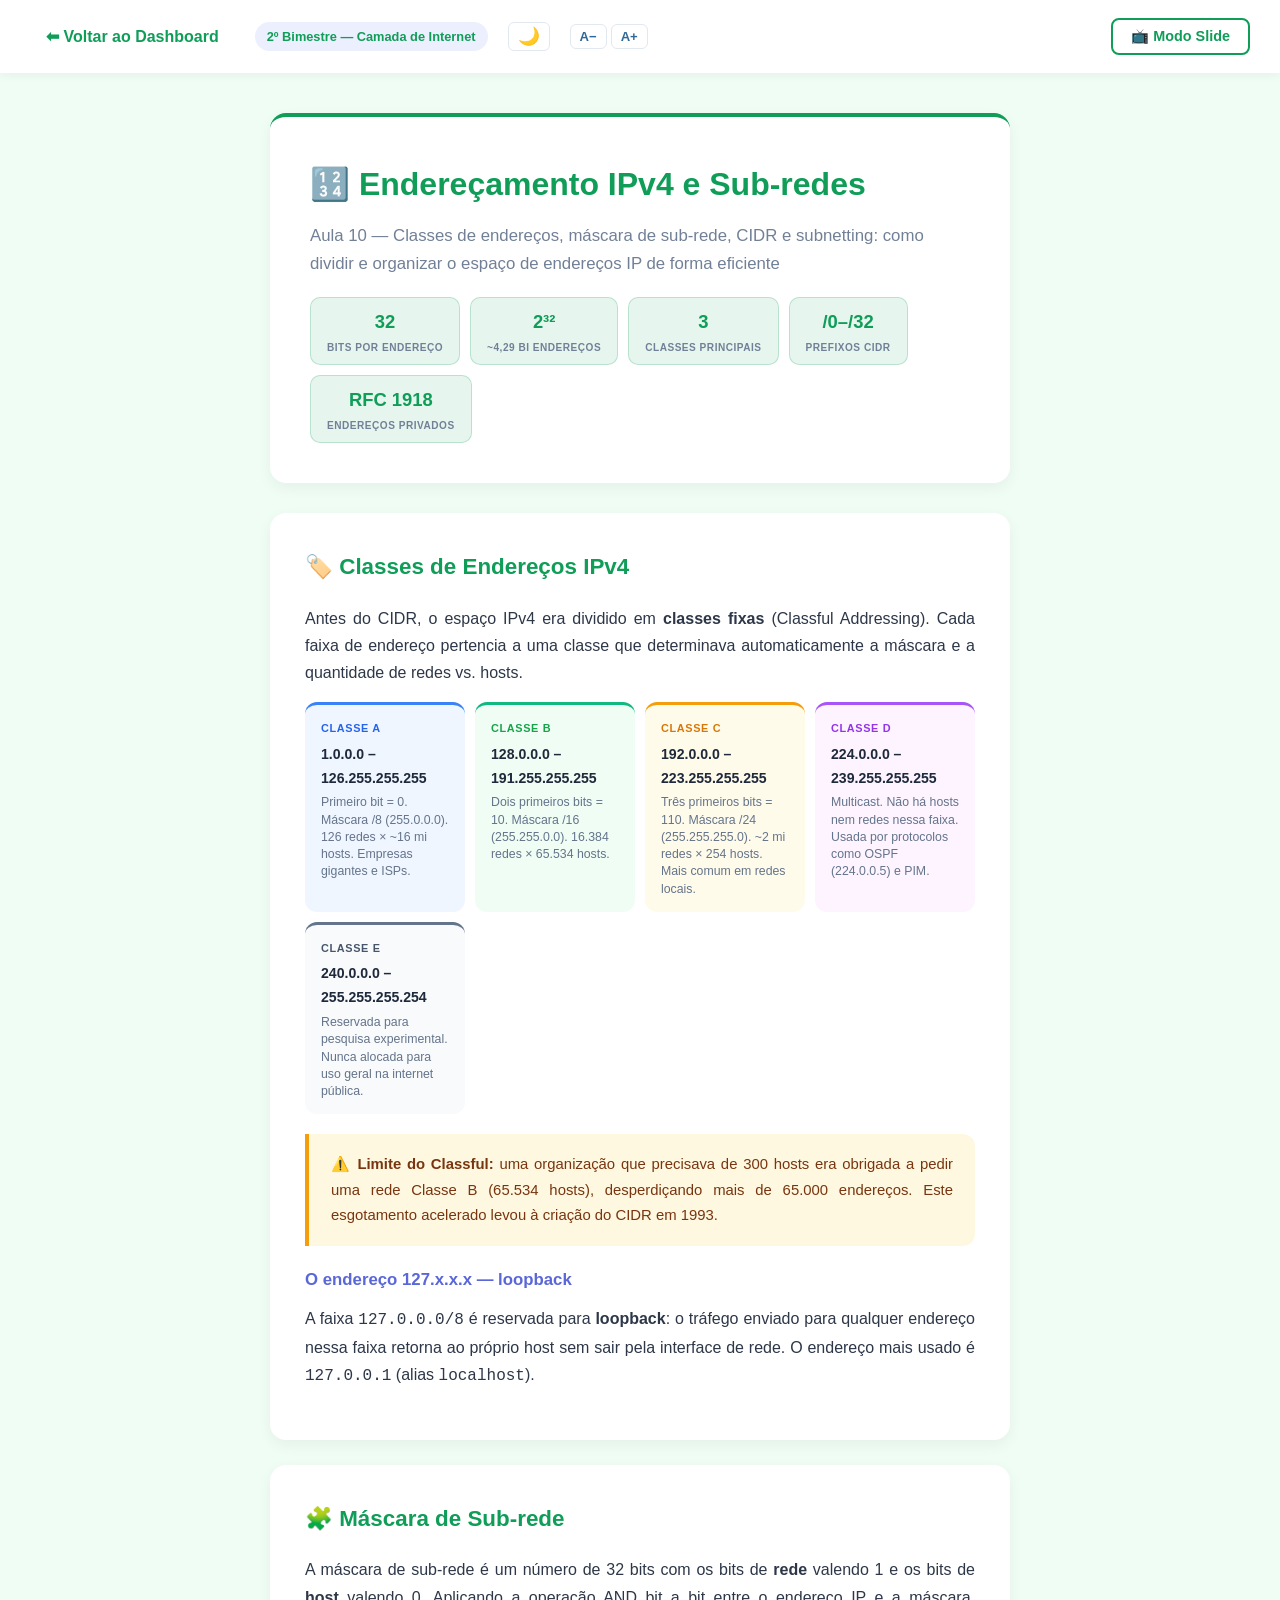
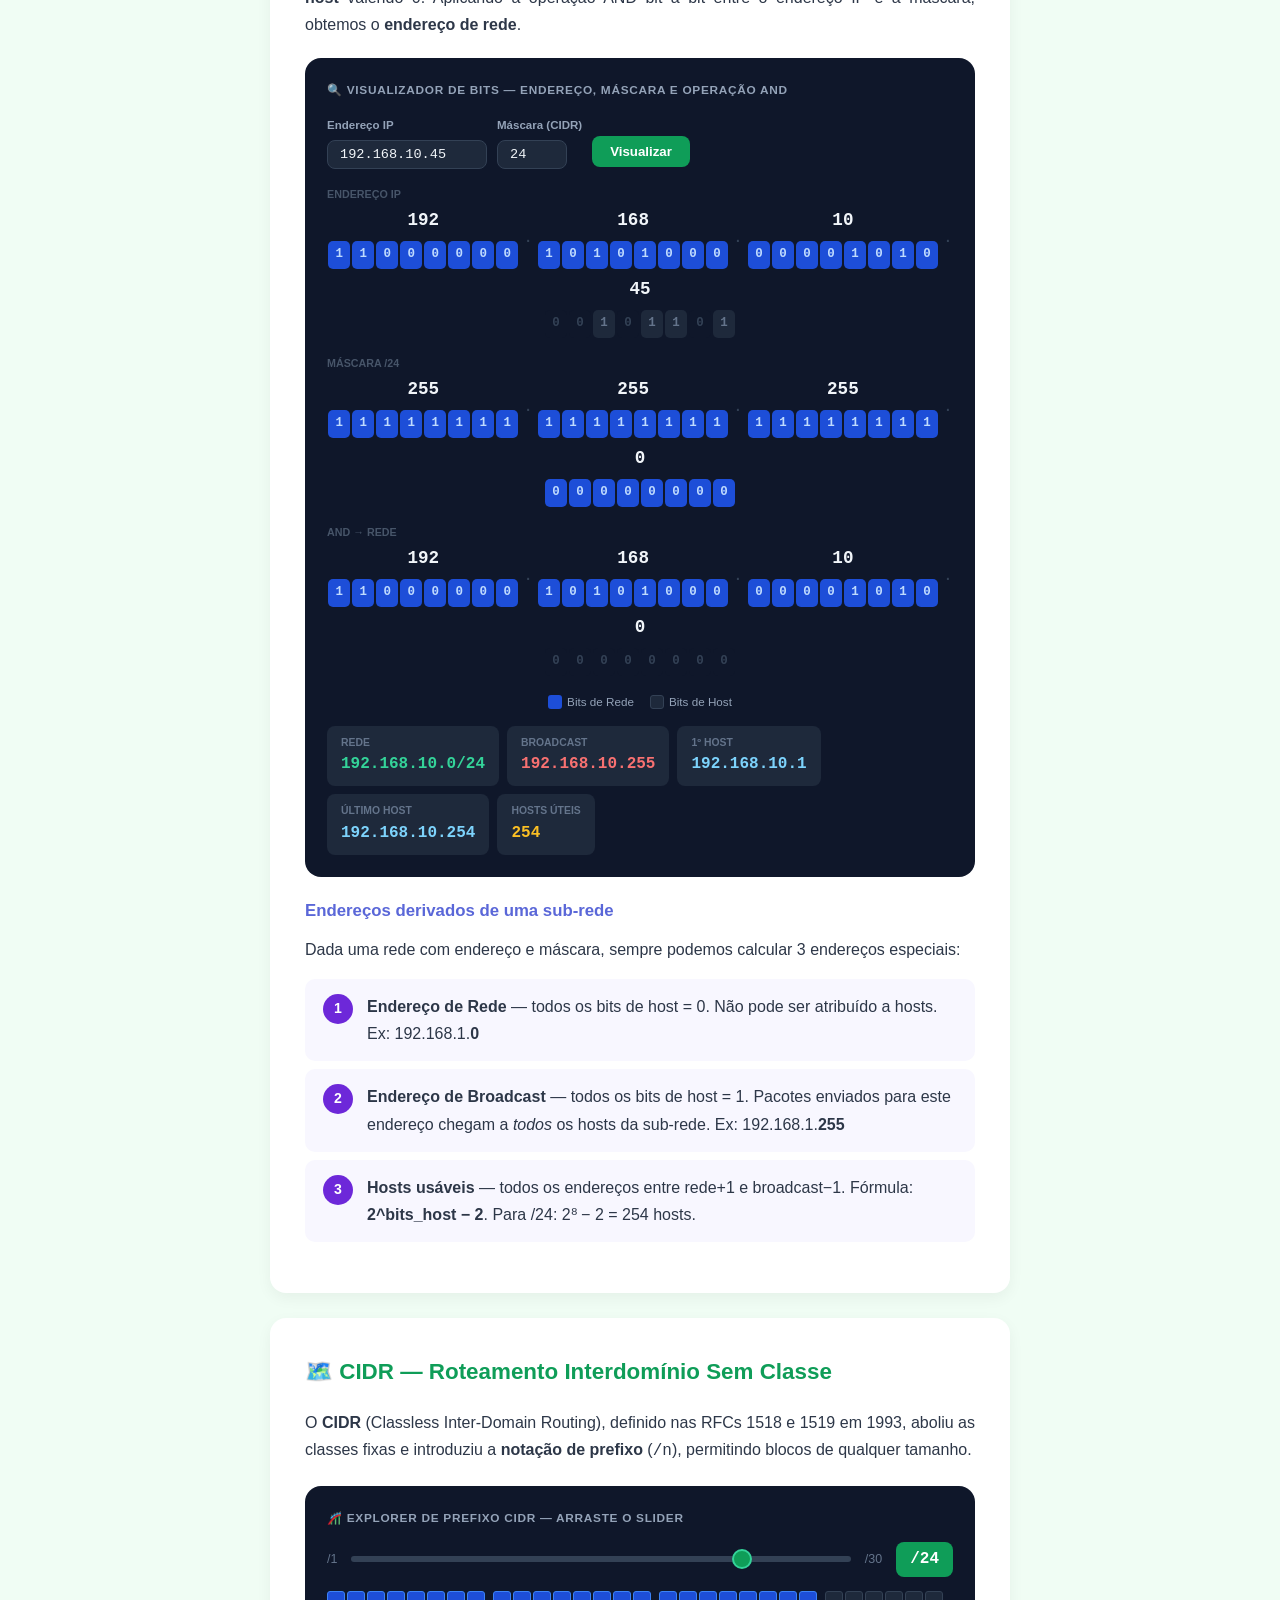
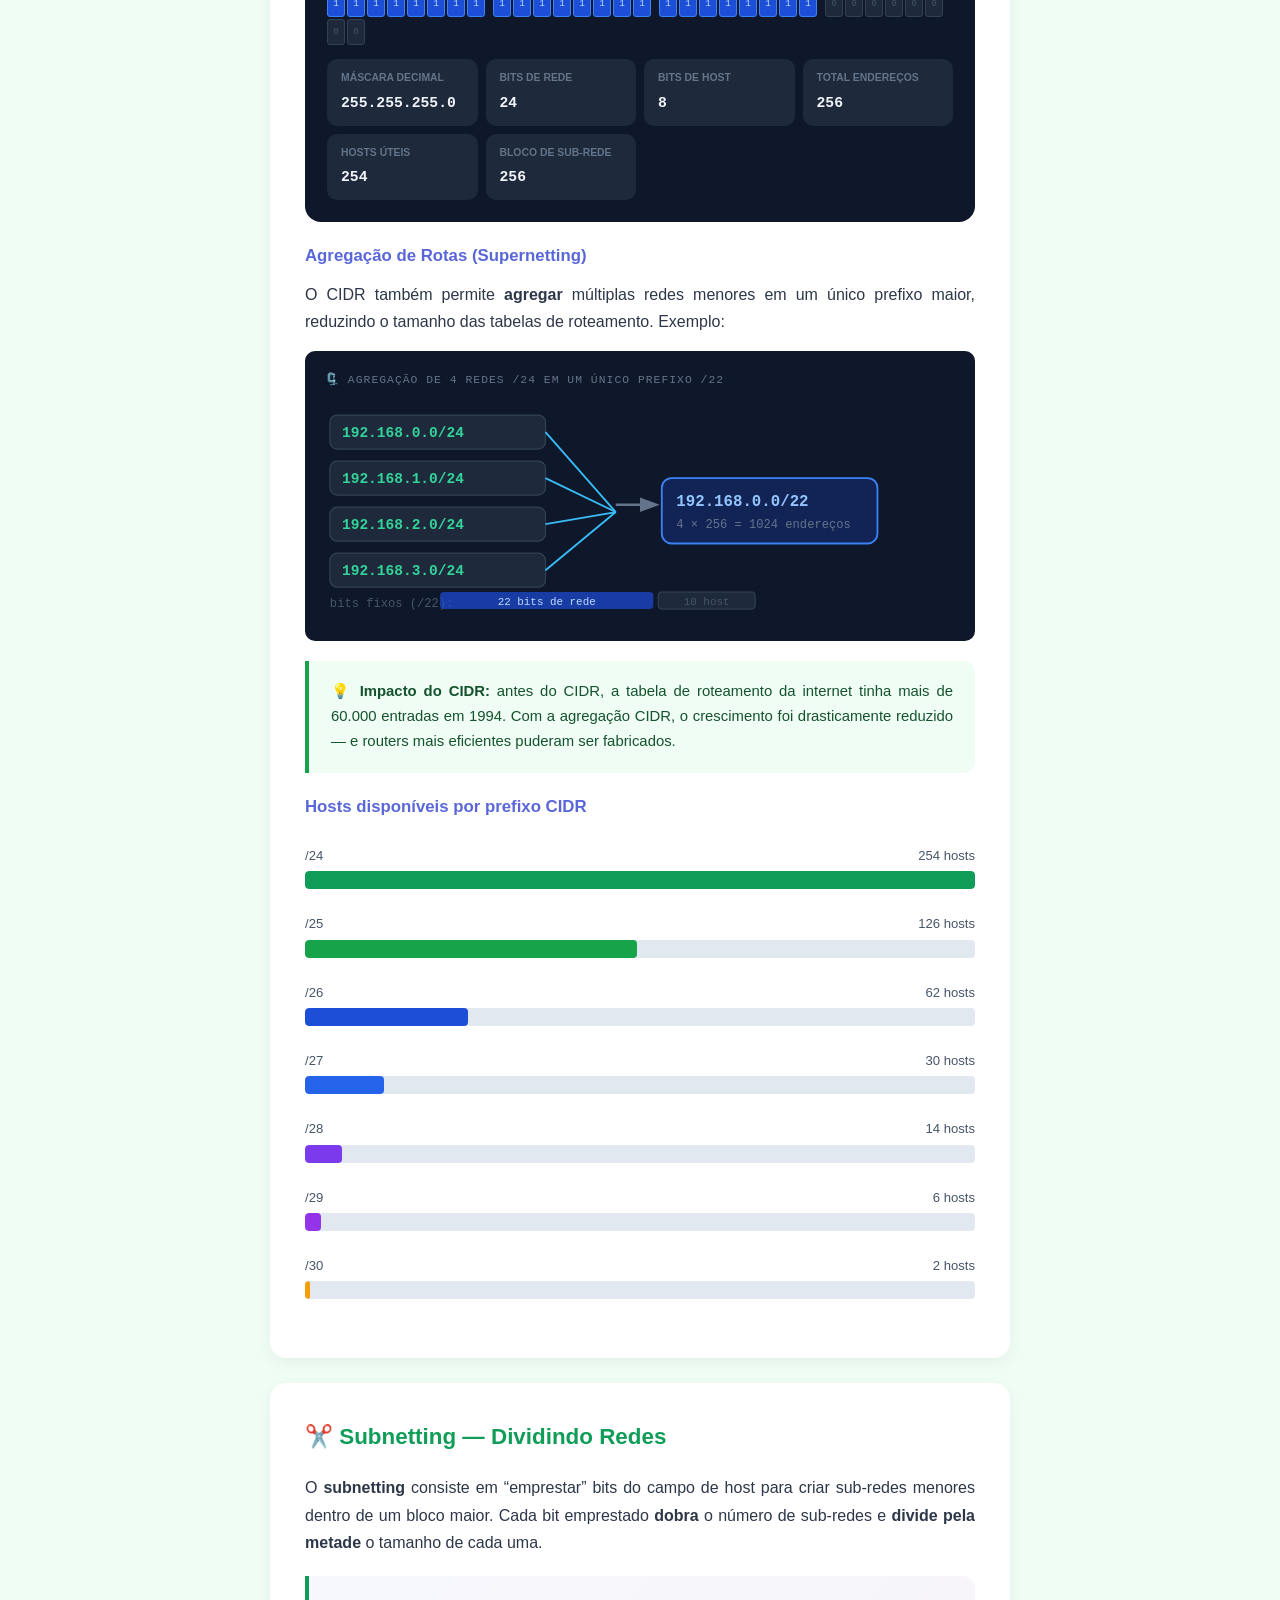
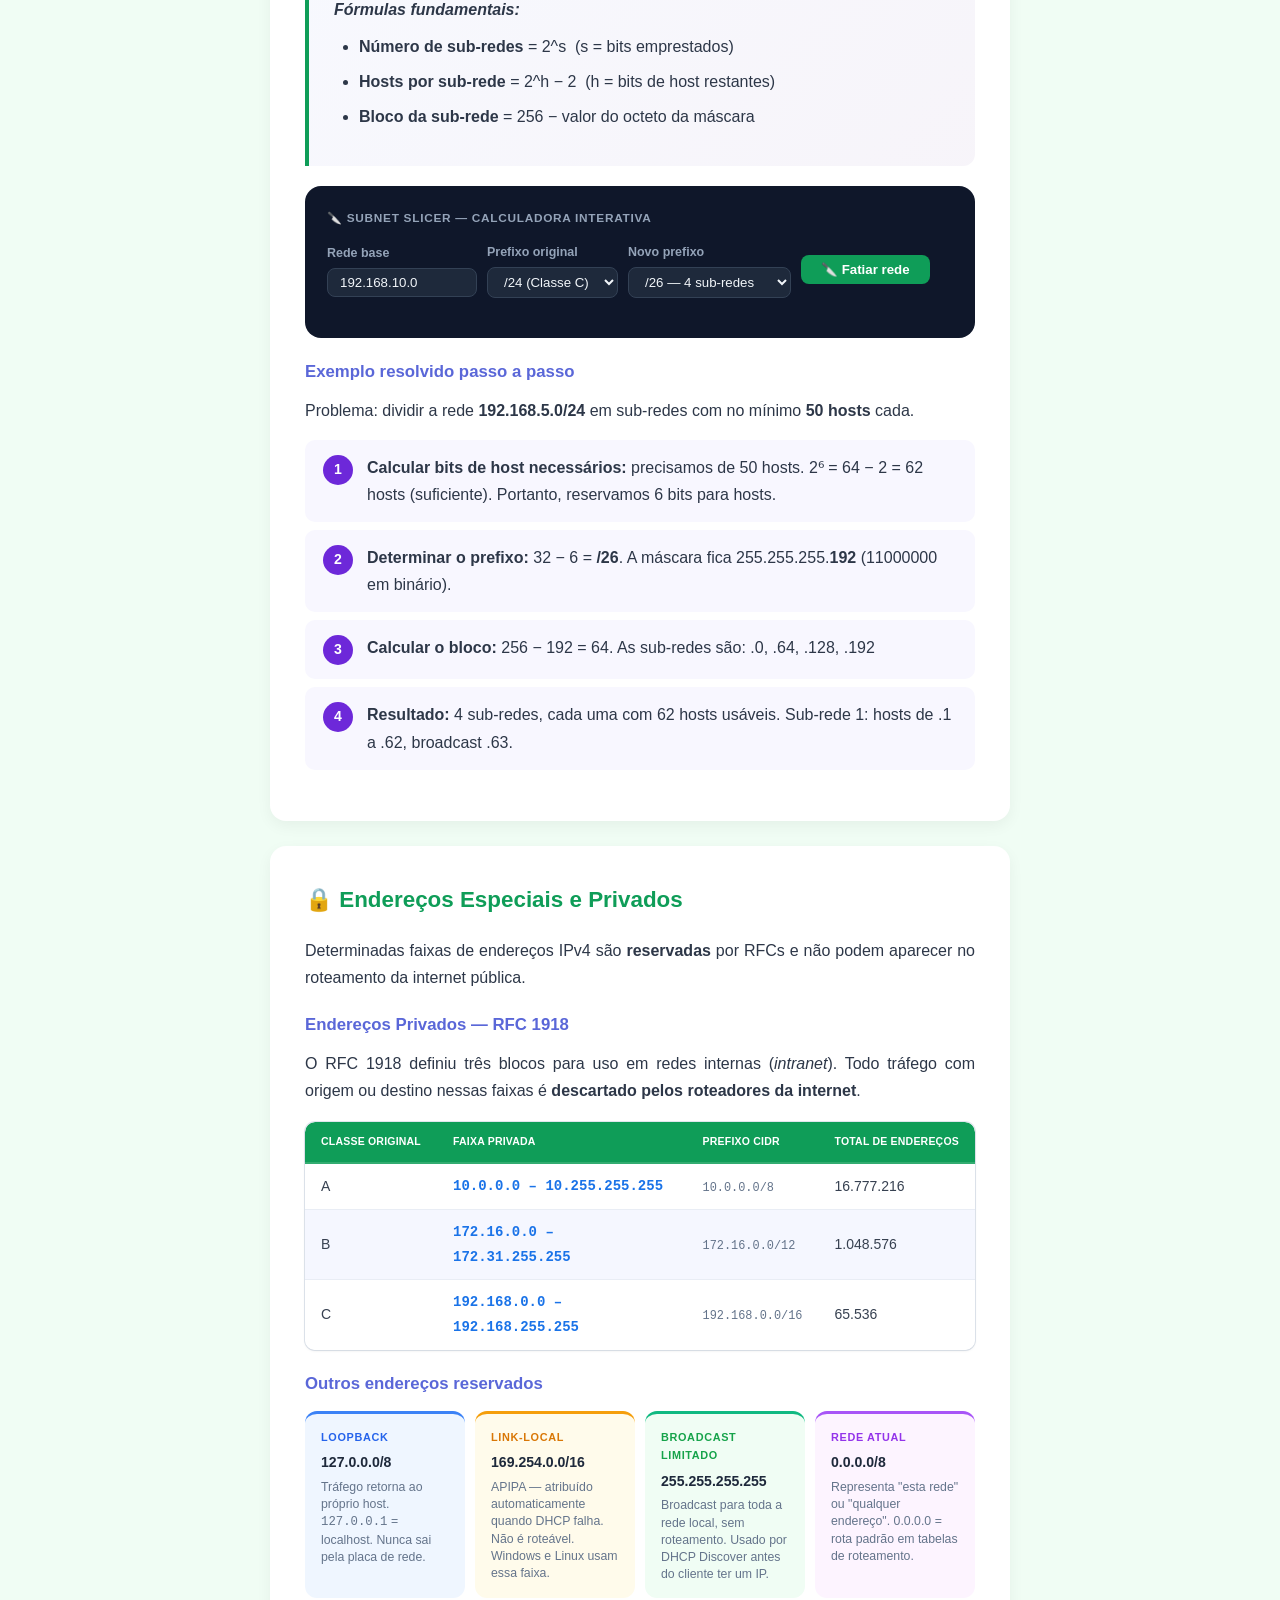
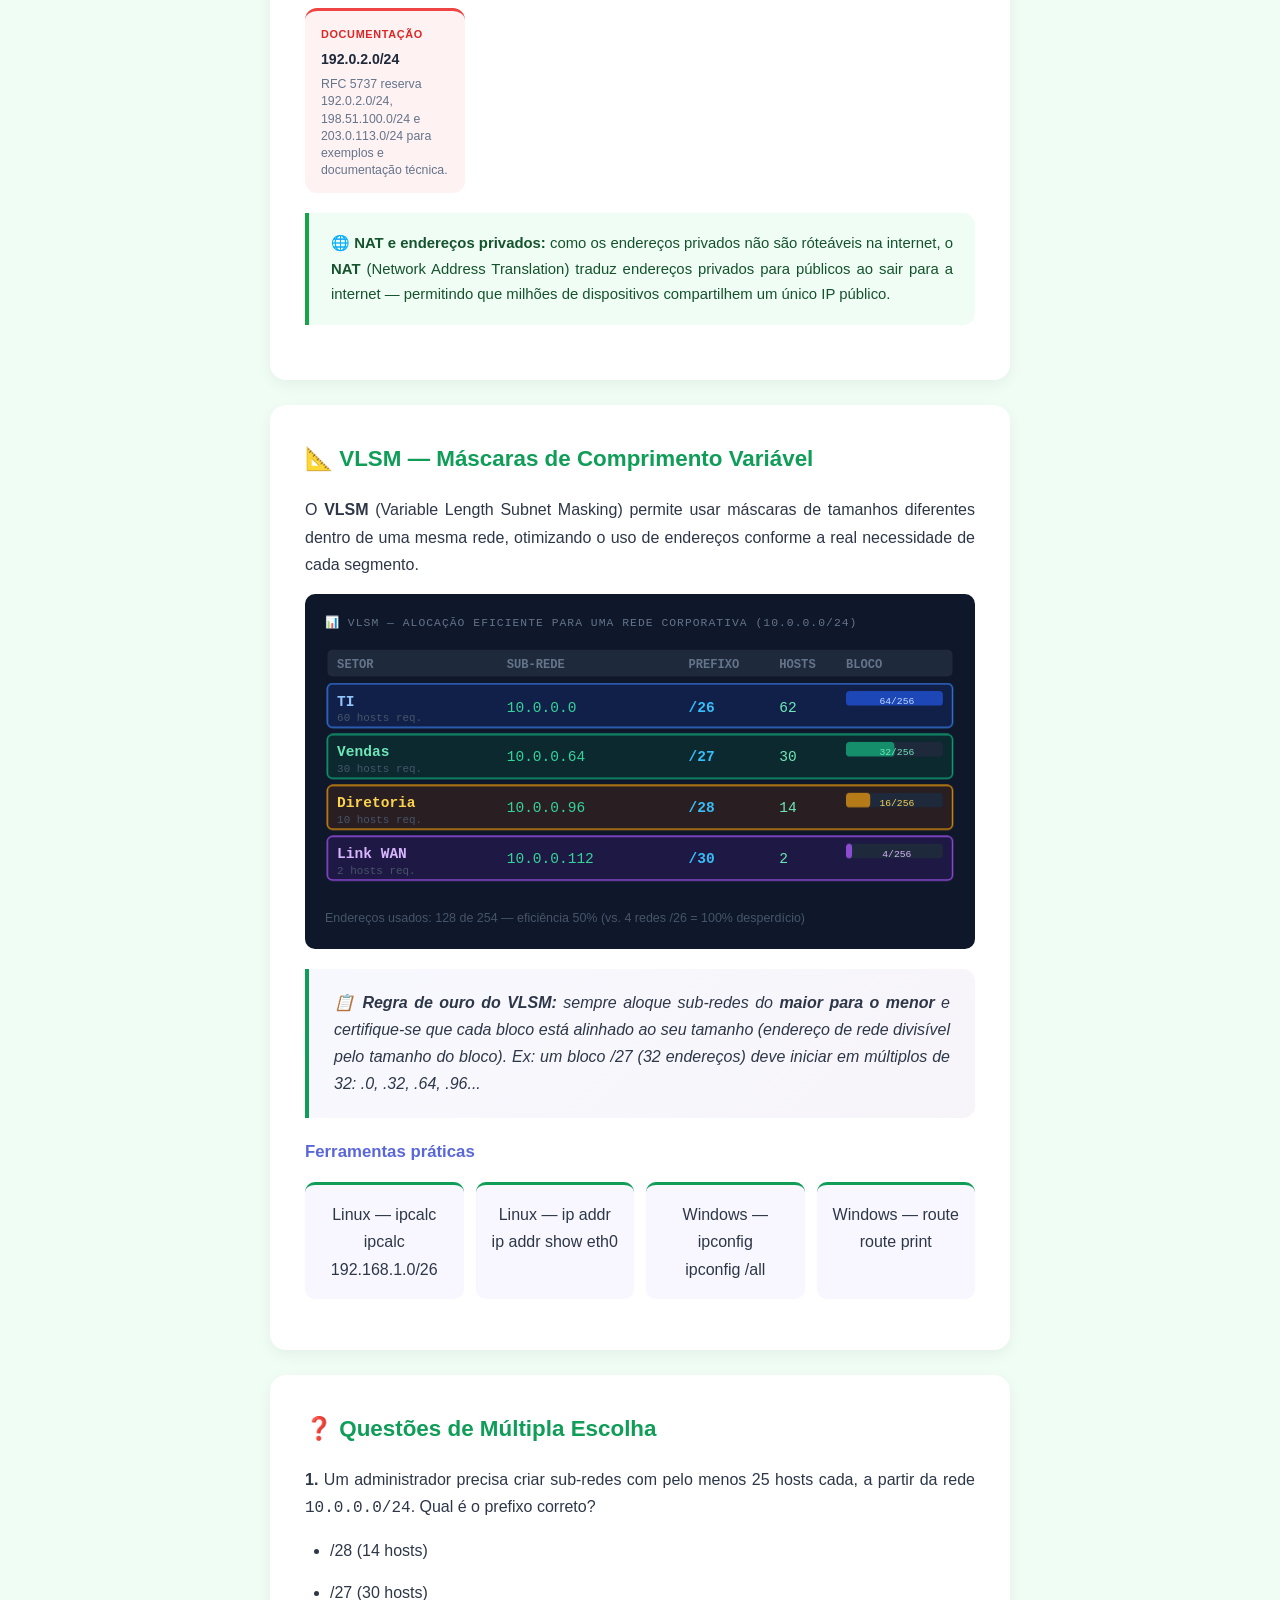
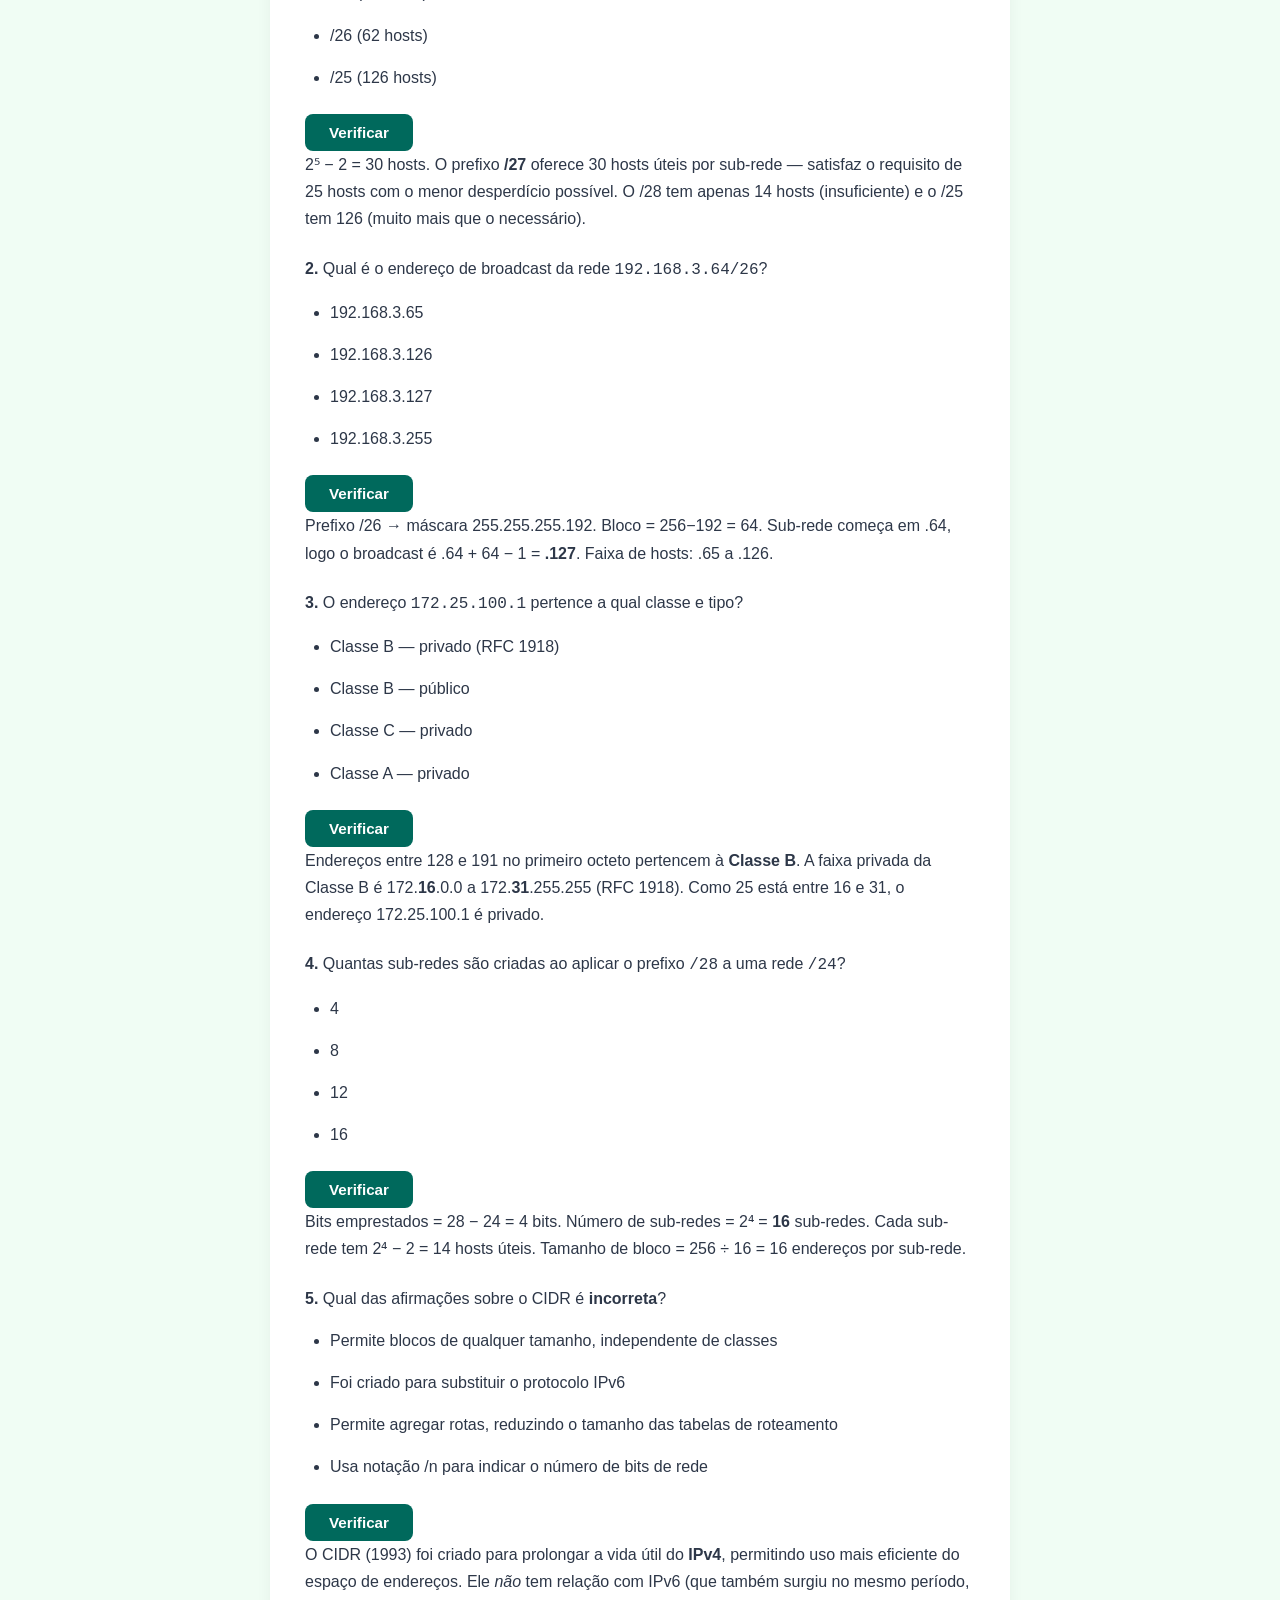
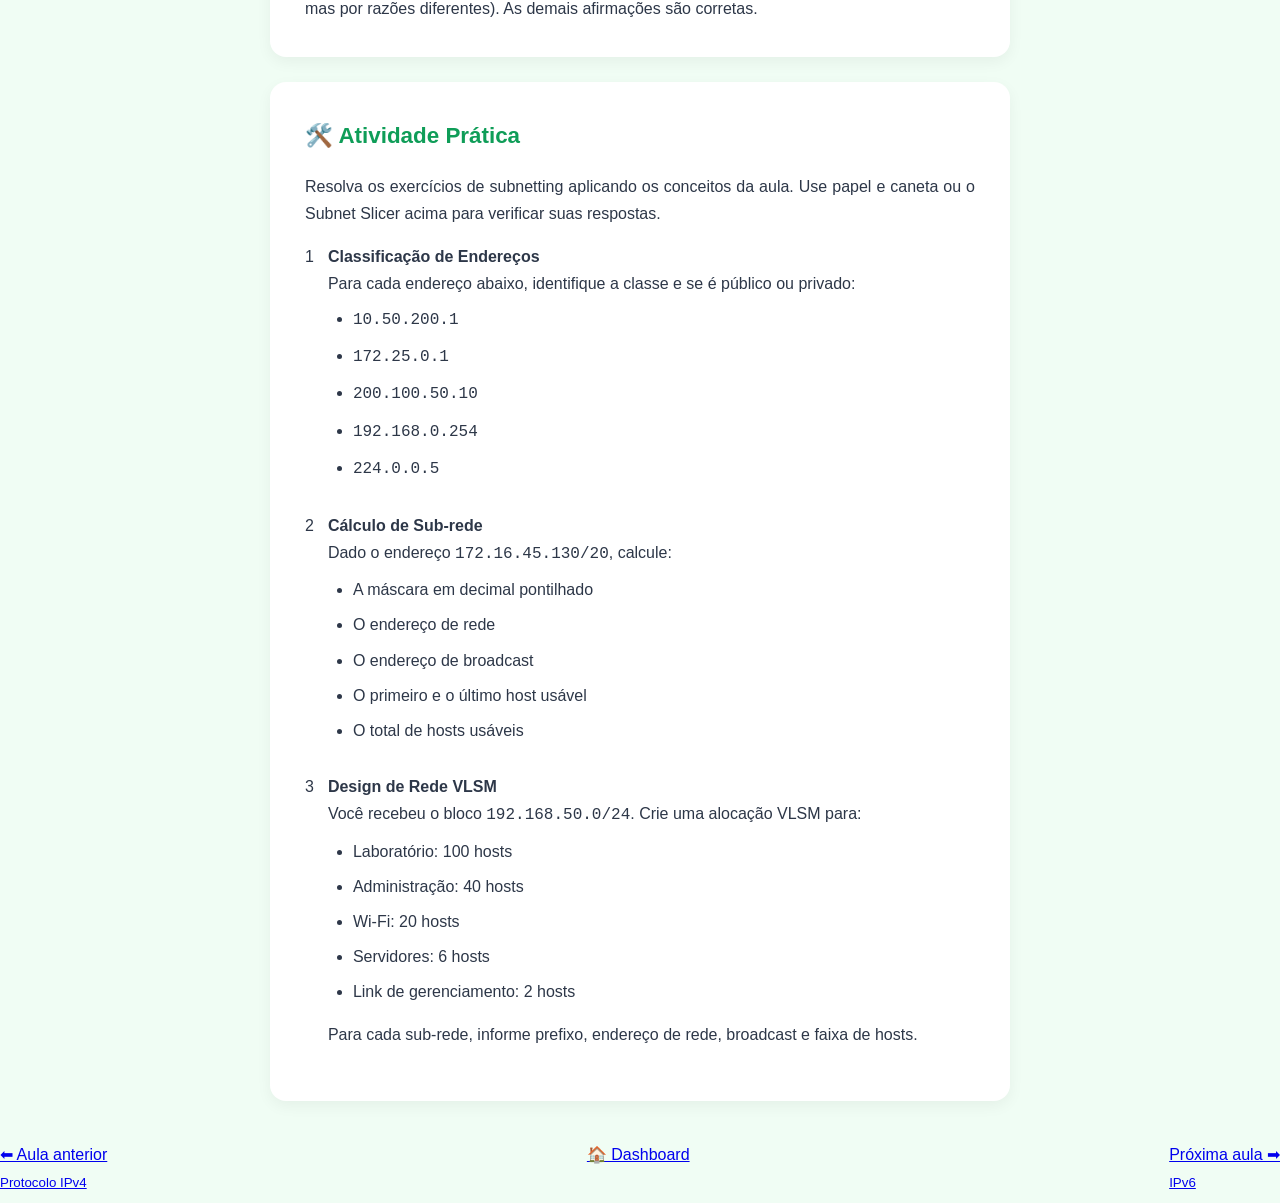
<file: rc10-enderecamento.html>
<!DOCTYPE html>
<html lang="pt-BR">
<head>
    <meta charset="UTF-8">
    <meta name="viewport" content="width=device-width, initial-scale=1.0">
    <title>Aula 10 &mdash; Endereçamento IPv4 e Sub-redes</title>
    <link rel="stylesheet" href="slide-mode.css">
    <link rel="stylesheet" href="exercise.css">
    <link rel="stylesheet" href="lesson.css">
    <style>
        :root { --primary:#0f9d58; --secondary:#0a6e3d; --bg-light:#f0fdf4; --text-dark:#2d3748; }

        /* ── HERO STATS ── */
        .hero-stats { display:flex; flex-wrap:wrap; gap:10px; margin-top:18px; }
        .hero-stat { background:rgba(15,157,88,.1); border:1px solid rgba(15,157,88,.22); border-radius:10px; padding:8px 16px; text-align:center; }
        .hero-stat-val { display:block; font-size:1.15em; font-weight:800; color:var(--primary); }
        .hero-stat-lbl { display:block; font-size:.63em; color:#718096; font-weight:700; text-transform:uppercase; letter-spacing:.05em; margin-top:2px; }

        /* ── TRAIT GRID ── */
        .trait-grid { display:grid; grid-template-columns:repeat(auto-fit,minmax(140px,1fr)); gap:10px; margin:16px 0; }
        .trait-card { border-radius:12px; padding:14px 16px; border-top:3px solid transparent; }
        .tc-red    { background:#fef2f2; border-top-color:#ef4444; }
        .tc-amber  { background:#fffbeb; border-top-color:#f59e0b; }
        .tc-blue   { background:#eff6ff; border-top-color:#3b82f6; }
        .tc-purple { background:#fdf4ff; border-top-color:#a855f7; }
        .tc-green  { background:#f0fdf4; border-top-color:#10b981; }
        .tc-slate  { background:#f8fafc; border-top-color:#64748b; }
        .trait-prop { font-size:.68em; font-weight:800; text-transform:uppercase; letter-spacing:.06em; margin-bottom:5px; }
        .tc-red    .trait-prop { color:#dc2626; }
        .tc-amber  .trait-prop { color:#d97706; }
        .tc-blue   .trait-prop { color:#2563eb; }
        .tc-purple .trait-prop { color:#9333ea; }
        .tc-green  .trait-prop { color:#16a34a; }
        .tc-slate  .trait-prop { color:#475569; }
        .trait-val  { font-size:.88em; font-weight:700; color:#1e293b; margin-bottom:4px; }
        .trait-impl { font-size:.77em; color:#64748b; line-height:1.4; }

        /* ── IP BINARY VISUALIZER ── */
        .ip-viz { background:#0f172a; border-radius:16px; padding:22px; margin:20px 0; }
        .ip-viz-title { color:#94a3b8; font-size:.74em; font-weight:700; text-transform:uppercase; letter-spacing:.06em; margin-bottom:16px; }
        .ip-octets { display:flex; gap:6px; flex-wrap:wrap; justify-content:center; margin-bottom:16px; }
        .ip-octet-block { display:flex; flex-direction:column; align-items:center; gap:5px; }
        .ip-octet-dec { color:#f1f5f9; font-size:1.1em; font-weight:800; font-family:monospace; }
        .ip-octet-bits { display:flex; gap:2px; }
        .ip-bit { width:22px; height:28px; border-radius:5px; display:flex; align-items:center; justify-content:center; font-size:.78em; font-weight:800; font-family:monospace; transition:background .35s, color .35s; }
        .ip-bit-net  { background:#1d4ed8; color:#bfdbfe; }
        .ip-bit-host { background:#1e293b; color:#64748b; }
        .ip-bit-zero { background:#0f172a; color:#334155; }
        .ip-octet-sep { color:#334155; font-size:1.3em; font-weight:300; padding:0 1px; align-self:center; padding-bottom:6px; }
        .ip-legend { display:flex; gap:16px; justify-content:center; margin-bottom:14px; }
        .ip-legend-item { display:flex; align-items:center; gap:5px; font-size:.73em; color:#94a3b8; }
        .ip-legend-box { width:14px; height:14px; border-radius:3px; }

        /* ── SUBNET SLICER ── */
        .slicer-wrap { background:#0f172a; border-radius:16px; padding:22px; margin:20px 0; }
        .slicer-bar { display:flex; flex-wrap:wrap; gap:10px; align-items:center; margin-bottom:18px; }
        .slicer-bar label { color:#94a3b8; font-size:.78em; font-weight:700; }
        .slicer-bar select, .slicer-bar input { background:#1e293b; color:#f1f5f9; border:1px solid #334155; border-radius:8px; padding:6px 12px; font-size:.83em; font-family:inherit; outline:none; }
        .slicer-bar select:focus, .slicer-bar input:focus { border-color:#0f9d58; }
        .slicer-btn { background:#0f9d58; color:#fff; border:none; border-radius:8px; padding:7px 20px; font-size:.83em; font-weight:700; cursor:pointer; font-family:inherit; transition:background .2s; }
        .slicer-btn:hover { background:#16a34a; }
        .slicer-result { display:flex; flex-direction:column; gap:6px; }
        .snet-row { background:#1e293b; border-radius:10px; padding:10px 16px; display:flex; flex-wrap:wrap; gap:8px; align-items:center; animation:fadeInUp .3s ease both; }
        .snet-id   { font-weight:800; font-family:monospace; font-size:.85em; color:#34d399; min-width:140px; }
        .snet-tag  { font-size:.72em; padding:2px 8px; border-radius:12px; font-weight:700; }
        .snet-tag-net  { background:rgba(29,78,216,.3); color:#93c5fd; }
        .snet-tag-bc   { background:rgba(239,68,68,.25); color:#fca5a5; }
        .snet-tag-host { background:rgba(15,157,88,.25); color:#6ee7b7; }
        .snet-bar { flex:1; min-width:160px; height:12px; background:#0f172a; border-radius:6px; overflow:hidden; position:relative; }
        .snet-bar-fill { height:100%; border-radius:6px; background:linear-gradient(90deg,#0f9d58,#34d399); transition:width .5s ease; }
        @keyframes fadeInUp { from{opacity:0;transform:translateY(8px)} to{opacity:1;transform:translateY(0)} }

        /* ── PRIVATE ADDR TABLE ── */
        .priv-table { width:100%; border-collapse:collapse; font-size:.88em; }
        .priv-table th { background:#f1f5f9; padding:10px 12px; text-align:left; font-size:.75em; text-transform:uppercase; letter-spacing:.06em; color:#64748b; }
        .priv-table td { padding:10px 12px; border-bottom:1px solid #f1f5f9; }
        .priv-table tr:last-child td { border-bottom:none; }
        .priv-range { font-family:monospace; font-weight:700; color:#1a73e8; }
        .priv-cidr  { font-family:monospace; font-size:.85em; color:#64748b; }

        /* ── CIDR SLIDER ── */
        .cidr-explorer { background:#0f172a; border-radius:16px; padding:22px; margin:20px 0; }
        .cidr-slider-wrap { display:flex; align-items:center; gap:14px; margin:14px 0; flex-wrap:wrap; }
        .cidr-slider { -webkit-appearance:none; appearance:none; height:6px; border-radius:3px; background:#334155; outline:none; flex:1; min-width:120px; cursor:pointer; }
        .cidr-slider::-webkit-slider-thumb { -webkit-appearance:none; width:20px; height:20px; border-radius:50%; background:#0f9d58; cursor:pointer; border:2px solid #34d399; }
        .cidr-val-badge { background:#0f9d58; color:#fff; font-weight:800; font-size:1em; padding:4px 14px; border-radius:8px; font-family:monospace; min-width:42px; text-align:center; }
        .cidr-info-grid { display:grid; grid-template-columns:repeat(auto-fit,minmax(130px,1fr)); gap:8px; margin-top:14px; }
        .cidr-info-card { background:#1e293b; border-radius:10px; padding:10px 14px; }
        .cidr-info-lbl { font-size:.65em; color:#64748b; text-transform:uppercase; font-weight:700; margin-bottom:4px; }
        .cidr-info-val { font-size:.92em; font-weight:800; color:#f1f5f9; font-family:monospace; }

        @keyframes fadeIn { from{opacity:0} to{opacity:1} }
        @keyframes slideDown { from{opacity:0;transform:translateY(-8px)} to{opacity:1;transform:translateY(0)} }

        @media(max-width:600px) {
            .trait-grid { grid-template-columns:1fr 1fr; }
            .ip-bit { width:18px; height:24px; font-size:.66em; }
            .slicer-bar { flex-direction:column; align-items:flex-start; }
        }

        /* ── Viz Wrappers ── */
        .viz-wrap{background:#0f172a;border-radius:10px;padding:1.25rem;margin:1rem 0;overflow:hidden}
        .viz-title{color:#64748b;font-size:.71rem;text-transform:uppercase;letter-spacing:.09em;margin-bottom:.75rem;font-family:'Courier New',monospace}
        @keyframes draw-path{from{stroke-dashoffset:900}to{stroke-dashoffset:0}}
        .tw-wire{stroke-dasharray:900;stroke-dashoffset:900;animation:draw-path 2s ease forwards}
        @keyframes dash-flow{from{stroke-dashoffset:18}to{stroke-dashoffset:0}}
        .flow-line{stroke-dasharray:9 5;animation:dash-flow .7s linear infinite}
        @keyframes bit-flip{0%,100%{fill:#64748b}50%{fill:#38bdf8}}
        .bit-anim{animation:bit-flip 1.5s ease-in-out infinite}
        @keyframes subnet-reveal{from{opacity:0;transform:scaleX(0)}to{opacity:1;transform:scaleX(1)}}
        .subnet-bar{animation:subnet-reveal .8s ease forwards;transform-origin:left}
        .subnet-bar:nth-child(1){animation-delay:.2s}
        .subnet-bar:nth-child(2){animation-delay:.5s}
        .subnet-bar:nth-child(3){animation-delay:.8s}
        @keyframes cidr-count{0%{opacity:.3}50%{opacity:1}100%{opacity:.3}}
        .cidr-blink{animation:cidr-count 1.8s ease-in-out infinite}
        @keyframes split-net{0%{transform:translateX(0)}50%{transform:translateX(20px)}100%{transform:translateX(0)}}
        .net-split{animation:split-net 2s ease-in-out infinite}
        /* ── Comparison Bars ── */
        .bar-section{margin:1.5rem 0}
        .bar-label{display:flex;justify-content:space-between;font-size:.82rem;color:#475569;margin-bottom:4px}
        .bar-track{background:#e2e8f0;border-radius:4px;height:18px;overflow:hidden}
        .bar-fill{height:100%;border-radius:4px;width:0;transition:width 1.4s cubic-bezier(.4,0,.2,1)}
    </style>
</head>
<body>

<div class="top-bar">
    <a href="index.html" class="back-btn">&#x2B05; Voltar ao Dashboard</a>
    <span class="page-badge">2&ordm; Bimestre &mdash; Camada de Internet</span>
    <button class="slide-toggle" id="slideToggleBtn">&#x1F4FA; Modo Slide</button>
</div>

<div class="content-wrapper">

    <div class="lesson-hero">
        <h1>&#x1F522; Endere&ccedil;amento IPv4 e Sub-redes</h1>
        <p class="subtitle">Aula 10 &mdash; Classes de endere&ccedil;os, m&aacute;scara de sub-rede, CIDR e subnetting: como dividir e organizar o espa&ccedil;o de endere&ccedil;os IP de forma eficiente</p>
        <div class="hero-stats">
            <div class="hero-stat"><span class="hero-stat-val">32</span><span class="hero-stat-lbl">bits por endereço</span></div>
            <div class="hero-stat"><span class="hero-stat-val">2³²</span><span class="hero-stat-lbl">~4,29 bi endereços</span></div>
            <div class="hero-stat"><span class="hero-stat-val">3</span><span class="hero-stat-lbl">classes principais</span></div>
            <div class="hero-stat"><span class="hero-stat-val">/0–/32</span><span class="hero-stat-lbl">prefixos CIDR</span></div>
            <div class="hero-stat"><span class="hero-stat-val">RFC 1918</span><span class="hero-stat-lbl">endereços privados</span></div>
        </div>
    </div>

    <!-- CARD 1 — Classes de Endereços -->
    <div class="content-card">
        <h2>&#x1F3F7;&#xFE0F; Classes de Endere&ccedil;os IPv4</h2>
        <p>Antes do CIDR, o espa&ccedil;o IPv4 era dividido em <strong>classes fixas</strong> (Classful Addressing). Cada faixa de endere&ccedil;o pertencia a uma classe que determinava automaticamente a m&aacute;scara e a quantidade de redes vs. hosts.</p>

        <div class="trait-grid">
            <div class="trait-card tc-blue">
                <div class="trait-prop">Classe A</div>
                <div class="trait-val">1.0.0.0 – 126.255.255.255</div>
                <div class="trait-impl">Primeiro bit = 0. Máscara /8 (255.0.0.0). 126 redes × ~16 mi hosts. Empresas gigantes e ISPs.</div>
            </div>
            <div class="trait-card tc-green">
                <div class="trait-prop">Classe B</div>
                <div class="trait-val">128.0.0.0 – 191.255.255.255</div>
                <div class="trait-impl">Dois primeiros bits = 10. Máscara /16 (255.255.0.0). 16.384 redes × 65.534 hosts.</div>
            </div>
            <div class="trait-card tc-amber">
                <div class="trait-prop">Classe C</div>
                <div class="trait-val">192.0.0.0 – 223.255.255.255</div>
                <div class="trait-impl">Três primeiros bits = 110. Máscara /24 (255.255.255.0). ~2 mi redes × 254 hosts. Mais comum em redes locais.</div>
            </div>
            <div class="trait-card tc-purple">
                <div class="trait-prop">Classe D</div>
                <div class="trait-val">224.0.0.0 – 239.255.255.255</div>
                <div class="trait-impl">Multicast. Não há hosts nem redes nessa faixa. Usada por protocolos como OSPF (224.0.0.5) e PIM.</div>
            </div>
            <div class="trait-card tc-slate">
                <div class="trait-prop">Classe E</div>
                <div class="trait-val">240.0.0.0 – 255.255.255.254</div>
                <div class="trait-impl">Reservada para pesquisa experimental. Nunca alocada para uso geral na internet pública.</div>
            </div>
        </div>

        <div class="alert-box">
            <p>&#x26A0;&#xFE0F; <strong>Limite do Classful:</strong> uma organização que precisava de 300 hosts era obrigada a pedir uma rede Classe B (65.534 hosts), desperdiçando mais de 65.000 endereços. Este esgotamento acelerado levou à criação do CIDR em 1993.</p>
        </div>

        <h3>O endere&ccedil;o 127.x.x.x — loopback</h3>
        <p>A faixa <code>127.0.0.0/8</code> &eacute; reservada para <strong>loopback</strong>: o tr&aacute;fego enviado para qualquer endere&ccedil;o nessa faixa retorna ao pr&oacute;prio host sem sair pela interface de rede. O endere&ccedil;o mais usado &eacute; <code>127.0.0.1</code> (alias <code>localhost</code>).</p>
    </div>

    <!-- CARD 2 — Máscara de Sub-rede -->
    <div class="content-card">
        <h2>&#x1F9E9; M&aacute;scara de Sub-rede</h2>
        <p>A m&aacute;scara de sub-rede &eacute; um n&uacute;mero de 32 bits com os bits de <strong>rede</strong> valendo 1 e os bits de <strong>host</strong> valendo 0. Aplicando a opera&ccedil;&atilde;o AND bit a bit entre o endere&ccedil;o IP e a m&aacute;scara, obtemos o <strong>endere&ccedil;o de rede</strong>.</p>

        <!-- IP Binary Visualizer -->
        <div class="ip-viz">
            <div class="ip-viz-title">&#x1F50D; Visualizador de bits — endere&ccedil;o, m&aacute;scara e opera&ccedil;&atilde;o AND</div>
            <div style="display:flex;flex-wrap:wrap;gap:10px;align-items:center;margin-bottom:16px;">
                <div style="display:flex;flex-direction:column;gap:4px;">
                    <label style="color:#94a3b8;font-size:.72em;font-weight:700;">Endereço IP</label>
                    <input id="vizIpInput" value="192.168.10.45" style="background:#1e293b;color:#f1f5f9;border:1px solid #334155;border-radius:8px;padding:6px 12px;font-size:.85em;font-family:monospace;width:160px;outline:none;">
                </div>
                <div style="display:flex;flex-direction:column;gap:4px;">
                    <label style="color:#94a3b8;font-size:.72em;font-weight:700;">Máscara (CIDR)</label>
                    <input id="vizCidrInput" type="number" min="1" max="30" value="24" style="background:#1e293b;color:#f1f5f9;border:1px solid #334155;border-radius:8px;padding:6px 12px;font-size:.85em;font-family:monospace;width:70px;outline:none;">
                </div>
                <button onclick="updateViz()" style="background:#0f9d58;color:#fff;border:none;border-radius:8px;padding:8px 18px;font-size:.83em;font-weight:700;cursor:pointer;font-family:inherit;margin-top:18px;">Visualizar</button>
            </div>
            <div id="vizDisplay"></div>
            <div class="ip-legend">
                <div class="ip-legend-item"><div class="ip-legend-box" style="background:#1d4ed8;"></div>Bits de Rede</div>
                <div class="ip-legend-item"><div class="ip-legend-box" style="background:#1e293b;border:1px solid #334155;"></div>Bits de Host</div>
            </div>
            <div id="vizResult" style="margin-top:10px;"></div>
        </div>

        <h3>Endere&ccedil;os derivados de uma sub-rede</h3>
        <p>Dada uma rede com endere&ccedil;o e m&aacute;scara, sempre podemos calcular 3 endere&ccedil;os especiais:</p>
        <div class="flow-steps">
            <div class="flow-step">
                <span class="step-num">1</span>
                <div><strong>Endere&ccedil;o de Rede</strong> — todos os bits de host = 0. N&atilde;o pode ser atribu&iacute;do a hosts. Ex: 192.168.1.<strong>0</strong></div>
            </div>
            <div class="flow-step">
                <span class="step-num">2</span>
                <div><strong>Endere&ccedil;o de Broadcast</strong> — todos os bits de host = 1. Pacotes enviados para este endere&ccedil;o chegam a <em>todos</em> os hosts da sub-rede. Ex: 192.168.1.<strong>255</strong></div>
            </div>
            <div class="flow-step">
                <span class="step-num">3</span>
                <div><strong>Hosts us&aacute;veis</strong> — todos os endere&ccedil;os entre rede+1 e broadcast−1. F&oacute;rmula: <strong>2^bits_host − 2</strong>. Para /24: 2⁸ − 2 = 254 hosts.</div>
            </div>
        </div>
    </div>

    <!-- CARD 3 — CIDR -->
    <div class="content-card">
        <h2>&#x1F5FA;&#xFE0F; CIDR &mdash; Roteamento Interdom&iacute;nio Sem Classe</h2>
        <p>O <strong>CIDR</strong> (Classless Inter-Domain Routing), definido nas RFCs 1518 e 1519 em 1993, aboliu as classes fixas e introduziu a <strong>nota&ccedil;&atilde;o de prefixo</strong> (<code>/n</code>), permitindo blocos de qualquer tamanho.</p>

        <!-- CIDR Slider Explorer -->
        <div class="cidr-explorer">
            <div style="color:#94a3b8;font-size:.74em;font-weight:700;text-transform:uppercase;letter-spacing:.06em;margin-bottom:8px;">&#x1F3A2; Explorer de prefixo CIDR — arraste o slider</div>
            <div class="cidr-slider-wrap">
                <span style="color:#64748b;font-size:.78em;">/1</span>
                <input type="range" class="cidr-slider" id="cidrSlider" min="1" max="30" value="24">
                <span style="color:#64748b;font-size:.78em;">/30</span>
                <div class="cidr-val-badge" id="cidrBadge">/24</div>
            </div>
            <div style="margin:6px 0 14px;">
                <div id="cidrBitBar" style="display:flex;gap:2px;flex-wrap:wrap;"></div>
            </div>
            <div class="cidr-info-grid" id="cidrInfoGrid"></div>
        </div>

        <h3>Agrega&ccedil;&atilde;o de Rotas (Supernetting)</h3>
        <p>O CIDR tamb&eacute;m permite <strong>agregar</strong> m&uacute;ltiplas redes menores em um &uacute;nico prefixo maior, reduzindo o tamanho das tabelas de roteamento. Exemplo:</p>
        <div class="viz-wrap">
            <div class="viz-title">&#x1F5DC;&#xFE0F; Agrega&ccedil;&atilde;o de 4 redes /24 em um &uacute;nico prefixo /22</div>
            <svg viewBox="0 0 520 180" width="100%" xmlns="http://www.w3.org/2000/svg" style="font-family:'Courier New',monospace;display:block;">
                <!-- 4 /24 networks on the left -->
                <g>
                    <rect x="4" y="10" width="178" height="28" rx="6" fill="#1e293b" stroke="#334155" stroke-width="1"/>
                    <text x="14" y="28" fill="#34d399" font-size="12" font-weight="bold">192.168.0.0/24</text>
                    <rect x="4" y="48" width="178" height="28" rx="6" fill="#1e293b" stroke="#334155" stroke-width="1"/>
                    <text x="14" y="66" fill="#34d399" font-size="12" font-weight="bold">192.168.1.0/24</text>
                    <rect x="4" y="86" width="178" height="28" rx="6" fill="#1e293b" stroke="#334155" stroke-width="1"/>
                    <text x="14" y="104" fill="#34d399" font-size="12" font-weight="bold">192.168.2.0/24</text>
                    <rect x="4" y="124" width="178" height="28" rx="6" fill="#1e293b" stroke="#334155" stroke-width="1"/>
                    <text x="14" y="142" fill="#34d399" font-size="12" font-weight="bold">192.168.3.0/24</text>
                </g>
                <!-- Converging lines -->
                <g stroke="#475569" stroke-width="1.5" fill="none">
                    <path class="tw-wire" d="M182 24 L240 90" stroke="#38bdf8"/>
                    <path class="tw-wire" d="M182 62 L240 90" stroke="#38bdf8" style="animation-delay:.3s"/>
                    <path class="tw-wire" d="M182 100 L240 90" stroke="#38bdf8" style="animation-delay:.6s"/>
                    <path class="tw-wire" d="M182 138 L240 90" stroke="#38bdf8" style="animation-delay:.9s"/>
                </g>
                <!-- Arrow -->
                <path d="M240 84 L272 84" stroke="#64748b" stroke-width="2" fill="none" marker-end="url(#arr)"/>
                <defs>
                    <marker id="arr" markerWidth="8" markerHeight="8" refX="6" refY="3" orient="auto">
                        <path d="M0,0 L0,6 L8,3 z" fill="#64748b"/>
                    </marker>
                </defs>
                <!-- Result /22 block -->
                <rect x="278" y="62" width="178" height="54" rx="8" fill="#1d4ed8" fill-opacity=".25" stroke="#3b82f6" stroke-width="1.5"/>
                <text x="290" y="85" fill="#93c5fd" font-size="13" font-weight="bold">192.168.0.0/22</text>
                <text x="290" y="103" fill="#64748b" font-size="10">4 × 256 = 1024 endereços</text>
                <!-- Bit breakdown -->
                <text x="4" y="168" fill="#475569" font-size="10">bits fixos (/22):</text>
                <g transform="translate(95,156)">
                    <!-- 22 net bits -->
                    <rect class="subnet-bar" x="0" y="0" width="176" height="14" rx="3" fill="#1d4ed8" fill-opacity=".7"/>
                    <text x="88" y="11" fill="#bfdbfe" font-size="9" text-anchor="middle">22 bits de rede</text>
                    <!-- 10 host bits -->
                    <rect class="subnet-bar" x="180" y="0" width="80" height="14" rx="3" fill="#1e293b" stroke="#334155"/>
                    <text x="220" y="11" fill="#475569" font-size="9" text-anchor="middle">10 host</text>
                </g>
            </svg>
        </div>

        <div class="tip-box">
            <p>&#x1F4A1; <strong>Impacto do CIDR:</strong> antes do CIDR, a tabela de roteamento da internet tinha mais de 60.000 entradas em 1994. Com a agregação CIDR, o crescimento foi drasticamente reduzido — e routers mais eficientes puderam ser fabricados.</p>
        </div>

        <h3>Hosts dispon&iacute;veis por prefixo CIDR</h3>
        <div class="bar-section">
            <div class="bar-label"><span>/24</span><span>254 hosts</span></div>
            <div class="bar-track"><div class="bar-fill" style="background:#0f9d58;" data-w="100%"></div></div>
        </div>
        <div class="bar-section">
            <div class="bar-label"><span>/25</span><span>126 hosts</span></div>
            <div class="bar-track"><div class="bar-fill" style="background:#16a34a;" data-w="49.6%"></div></div>
        </div>
        <div class="bar-section">
            <div class="bar-label"><span>/26</span><span>62 hosts</span></div>
            <div class="bar-track"><div class="bar-fill" style="background:#1d4ed8;" data-w="24.4%"></div></div>
        </div>
        <div class="bar-section">
            <div class="bar-label"><span>/27</span><span>30 hosts</span></div>
            <div class="bar-track"><div class="bar-fill" style="background:#2563eb;" data-w="11.8%"></div></div>
        </div>
        <div class="bar-section">
            <div class="bar-label"><span>/28</span><span>14 hosts</span></div>
            <div class="bar-track"><div class="bar-fill" style="background:#7c3aed;" data-w="5.5%"></div></div>
        </div>
        <div class="bar-section">
            <div class="bar-label"><span>/29</span><span>6 hosts</span></div>
            <div class="bar-track"><div class="bar-fill" style="background:#9333ea;" data-w="2.4%"></div></div>
        </div>
        <div class="bar-section">
            <div class="bar-label"><span>/30</span><span>2 hosts</span></div>
            <div class="bar-track"><div class="bar-fill" style="background:#f59e0b;" data-w="0.8%"></div></div>
        </div>
    </div>

    <!-- CARD 4 — Subnetting -->
    <div class="content-card">
        <h2>&#x2702;&#xFE0F; Subnetting &mdash; Dividindo Redes</h2>
        <p>O <strong>subnetting</strong> consiste em &ldquo;emprestar&rdquo; bits do campo de host para criar sub-redes menores dentro de um bloco maior. Cada bit emprestado <strong>dobra</strong> o n&uacute;mero de sub-redes e <strong>divide pela metade</strong> o tamanho de cada uma.</p>

        <div class="highlight-box">
            <p><strong>F&oacute;rmulas fundamentais:</strong></p>
            <ul>
                <li><strong>N&uacute;mero de sub-redes</strong> = 2^s &nbsp;(s = bits emprestados)</li>
                <li><strong>Hosts por sub-rede</strong> = 2^h &minus; 2 &nbsp;(h = bits de host restantes)</li>
                <li><strong>Bloco da sub-rede</strong> = 256 &minus; valor do octeto da m&aacute;scara</li>
            </ul>
        </div>

        <!-- Subnet Slicer -->
        <div class="slicer-wrap">
            <div style="color:#94a3b8;font-size:.74em;font-weight:700;text-transform:uppercase;letter-spacing:.06em;margin-bottom:14px;">&#x1F52A; Subnet Slicer &mdash; calculadora interativa</div>
            <div class="slicer-bar">
                <div style="display:flex;flex-direction:column;gap:4px;">
                    <label>Rede base</label>
                    <input id="slicerNet" value="192.168.10.0" style="width:150px;">
                </div>
                <div style="display:flex;flex-direction:column;gap:4px;">
                    <label>Prefixo original</label>
                    <select id="slicerBase">
                        <option value="24" selected>/24 (Classe C)</option>
                        <option value="16">/16 (Classe B)</option>
                        <option value="8">/8 (Classe A)</option>
                    </select>
                </div>
                <div style="display:flex;flex-direction:column;gap:4px;">
                    <label>Novo prefixo</label>
                    <select id="slicerNew">
                        <option value="25">/25 — 2 sub-redes</option>
                        <option value="26" selected>/26 — 4 sub-redes</option>
                        <option value="27">/27 — 8 sub-redes</option>
                        <option value="28">/28 — 16 sub-redes</option>
                        <option value="29">/29 — 32 sub-redes</option>
                        <option value="30">/30 — 64 sub-redes</option>
                    </select>
                </div>
                <button class="slicer-btn" onclick="runSlicer()">&#x1F52A; Fatiar rede</button>
            </div>
            <div class="slicer-result" id="slicerResult"></div>
        </div>

        <h3>Exemplo resolvido passo a passo</h3>
        <p>Problema: dividir a rede <strong>192.168.5.0/24</strong> em sub-redes com no m&iacute;nimo <strong>50 hosts</strong> cada.</p>
        <div class="flow-steps">
            <div class="flow-step">
                <span class="step-num">1</span>
                <div><strong>Calcular bits de host necess&aacute;rios:</strong> precisamos de 50 hosts. 2⁶ = 64 − 2 = 62 hosts (suficiente). Portanto, reservamos 6 bits para hosts.</div>
            </div>
            <div class="flow-step">
                <span class="step-num">2</span>
                <div><strong>Determinar o prefixo:</strong> 32 − 6 = <strong>/26</strong>. A m&aacute;scara fica 255.255.255.<strong>192</strong> (11000000 em bin&aacute;rio).</div>
            </div>
            <div class="flow-step">
                <span class="step-num">3</span>
                <div><strong>Calcular o bloco:</strong> 256 − 192 = 64. As sub-redes s&atilde;o: .0, .64, .128, .192</div>
            </div>
            <div class="flow-step">
                <span class="step-num">4</span>
                <div><strong>Resultado:</strong> 4 sub-redes, cada uma com 62 hosts us&aacute;veis. Sub-rede 1: hosts de .1 a .62, broadcast .63.</div>
            </div>
        </div>
    </div>

    <!-- CARD 5 — Endereços Especiais e Privados -->
    <div class="content-card">
        <h2>&#x1F512; Endere&ccedil;os Especiais e Privados</h2>
        <p>Determinadas faixas de endere&ccedil;os IPv4 s&atilde;o <strong>reservadas</strong> por RFCs e n&atilde;o podem aparecer no roteamento da internet p&uacute;blica.</p>

        <h3>Endere&ccedil;os Privados — RFC 1918</h3>
        <p>O RFC 1918 definiu tr&ecirc;s blocos para uso em redes internas (<em>intranet</em>). Todo tr&aacute;fego com origem ou destino nessas faixas &eacute; <strong>descartado pelos roteadores da internet</strong>.</p>

        <table class="priv-table">
            <thead>
                <tr>
                    <th>Classe original</th>
                    <th>Faixa privada</th>
                    <th>Prefixo CIDR</th>
                    <th>Total de endere&ccedil;os</th>
                </tr>
            </thead>
            <tbody>
                <tr>
                    <td>A</td>
                    <td><span class="priv-range">10.0.0.0 – 10.255.255.255</span></td>
                    <td><span class="priv-cidr">10.0.0.0/8</span></td>
                    <td>16.777.216</td>
                </tr>
                <tr>
                    <td>B</td>
                    <td><span class="priv-range">172.16.0.0 – 172.31.255.255</span></td>
                    <td><span class="priv-cidr">172.16.0.0/12</span></td>
                    <td>1.048.576</td>
                </tr>
                <tr>
                    <td>C</td>
                    <td><span class="priv-range">192.168.0.0 – 192.168.255.255</span></td>
                    <td><span class="priv-cidr">192.168.0.0/16</span></td>
                    <td>65.536</td>
                </tr>
            </tbody>
        </table>

        <h3>Outros endere&ccedil;os reservados</h3>
        <div class="trait-grid" style="margin-top:12px;">
            <div class="trait-card tc-blue">
                <div class="trait-prop">Loopback</div>
                <div class="trait-val">127.0.0.0/8</div>
                <div class="trait-impl">Tráfego retorna ao próprio host. <code>127.0.0.1</code> = localhost. Nunca sai pela placa de rede.</div>
            </div>
            <div class="trait-card tc-amber">
                <div class="trait-prop">Link-Local</div>
                <div class="trait-val">169.254.0.0/16</div>
                <div class="trait-impl">APIPA — atribuído automaticamente quando DHCP falha. Não é roteável. Windows e Linux usam essa faixa.</div>
            </div>
            <div class="trait-card tc-green">
                <div class="trait-prop">Broadcast limitado</div>
                <div class="trait-val">255.255.255.255</div>
                <div class="trait-impl">Broadcast para toda a rede local, sem roteamento. Usado por DHCP Discover antes do cliente ter um IP.</div>
            </div>
            <div class="trait-card tc-purple">
                <div class="trait-prop">Rede atual</div>
                <div class="trait-val">0.0.0.0/8</div>
                <div class="trait-impl">Representa "esta rede" ou "qualquer endereço". 0.0.0.0 = rota padrão em tabelas de roteamento.</div>
            </div>
            <div class="trait-card tc-red">
                <div class="trait-prop">Documentação</div>
                <div class="trait-val">192.0.2.0/24</div>
                <div class="trait-impl">RFC 5737 reserva 192.0.2.0/24, 198.51.100.0/24 e 203.0.113.0/24 para exemplos e documentação técnica.</div>
            </div>
        </div>

        <div class="tip-box">
            <p>&#x1F310; <strong>NAT e endere&ccedil;os privados:</strong> como os endere&ccedil;os privados n&atilde;o s&atilde;o r&oacute;te&aacute;veis na internet, o <strong>NAT</strong> (Network Address Translation) traduz endere&ccedil;os privados para p&uacute;blicos ao sair para a internet &mdash; permitindo que milh&otilde;es de dispositivos compartilhem um &uacute;nico IP p&uacute;blico.</p>
        </div>
    </div>

    <!-- CARD 6 — VLSM -->
    <div class="content-card">
        <h2>&#x1F4D0; VLSM &mdash; M&aacute;scaras de Comprimento Vari&aacute;vel</h2>
        <p>O <strong>VLSM</strong> (Variable Length Subnet Masking) permite usar m&aacute;scaras de tamanhos diferentes dentro de uma mesma rede, otimizando o uso de endere&ccedil;os conforme a real necessidade de cada segmento.</p>

        <div class="viz-wrap">
            <div class="viz-title">&#x1F4CA; VLSM &mdash; aloca&ccedil;&atilde;o eficiente para uma rede corporativa (10.0.0.0/24)</div>
            <svg viewBox="0 0 520 210" width="100%" xmlns="http://www.w3.org/2000/svg" style="font-family:'Courier New',monospace;display:block;">
                <!-- Header -->
                <rect x="2" y="4" width="516" height="22" rx="4" fill="#1e293b"/>
                <text x="10" y="19" fill="#64748b" font-size="10" font-weight="bold">SETOR</text>
                <text x="150" y="19" fill="#64748b" font-size="10" font-weight="bold">SUB-REDE</text>
                <text x="300" y="19" fill="#64748b" font-size="10" font-weight="bold">PREFIXO</text>
                <text x="375" y="19" fill="#64748b" font-size="10" font-weight="bold">HOSTS</text>
                <text x="430" y="19" fill="#64748b" font-size="10" font-weight="bold">BLOCO</text>

                <!-- TI /26 — 64 addresses -->
                <rect class="subnet-bar" x="2" y="32" width="516" height="36" rx="4" fill="#1d4ed8" fill-opacity=".18" stroke="#3b82f6" stroke-width="1"/>
                <text x="10" y="50" fill="#93c5fd" font-size="12" font-weight="bold">TI</text>
                <text x="10" y="63" fill="#475569" font-size="9">60 hosts req.</text>
                <text x="150" y="55" fill="#34d399" font-size="12">10.0.0.0</text>
                <text x="300" y="55" fill="#38bdf8" font-size="12" font-weight="bold">/26</text>
                <text x="375" y="55" fill="#6ee7b7" font-size="12">62</text>
                <!-- bar -->
                <rect x="430" y="38" width="80" height="12" rx="3" fill="#1e293b"/>
                <rect class="subnet-bar" x="430" y="38" width="80" height="12" rx="3" fill="#1d4ed8" fill-opacity=".8" style="animation-delay:.2s"/>
                <text x="472" y="49" fill="#bfdbfe" font-size="8" text-anchor="middle">64/256</text>

                <!-- Vendas /27 — 32 addresses -->
                <rect class="subnet-bar" x="2" y="74" width="516" height="36" rx="4" fill="#065f46" fill-opacity=".25" stroke="#10b981" stroke-width="1" style="animation-delay:.4s"/>
                <text x="10" y="92" fill="#6ee7b7" font-size="12" font-weight="bold">Vendas</text>
                <text x="10" y="105" fill="#475569" font-size="9">30 hosts req.</text>
                <text x="150" y="96" fill="#34d399" font-size="12">10.0.0.64</text>
                <text x="300" y="96" fill="#38bdf8" font-size="12" font-weight="bold">/27</text>
                <text x="375" y="96" fill="#6ee7b7" font-size="12">30</text>
                <rect x="430" y="80" width="80" height="12" rx="3" fill="#1e293b"/>
                <rect class="subnet-bar" x="430" y="80" width="40" height="12" rx="3" fill="#10b981" fill-opacity=".7" style="animation-delay:.5s"/>
                <text x="472" y="91" fill="#6ee7b7" font-size="8" text-anchor="middle">32/256</text>

                <!-- Diretoria /28 — 16 addresses -->
                <rect class="subnet-bar" x="2" y="116" width="516" height="36" rx="4" fill="#78350f" fill-opacity=".25" stroke="#f59e0b" stroke-width="1" style="animation-delay:.7s"/>
                <text x="10" y="134" fill="#fcd34d" font-size="12" font-weight="bold">Diretoria</text>
                <text x="10" y="147" fill="#475569" font-size="9">10 hosts req.</text>
                <text x="150" y="138" fill="#34d399" font-size="12">10.0.0.96</text>
                <text x="300" y="138" fill="#38bdf8" font-size="12" font-weight="bold">/28</text>
                <text x="375" y="138" fill="#6ee7b7" font-size="12">14</text>
                <rect x="430" y="122" width="80" height="12" rx="3" fill="#1e293b"/>
                <rect class="subnet-bar" x="430" y="122" width="20" height="12" rx="3" fill="#f59e0b" fill-opacity=".7" style="animation-delay:.9s"/>
                <text x="472" y="133" fill="#fcd34d" font-size="8" text-anchor="middle">16/256</text>

                <!-- Link WAN /30 — 4 addresses -->
                <rect class="subnet-bar" x="2" y="158" width="516" height="36" rx="4" fill="#4c1d95" fill-opacity=".25" stroke="#a855f7" stroke-width="1" style="animation-delay:1.1s"/>
                <text x="10" y="176" fill="#d8b4fe" font-size="12" font-weight="bold">Link WAN</text>
                <text x="10" y="189" fill="#475569" font-size="9">2 hosts req.</text>
                <text x="150" y="180" fill="#34d399" font-size="12">10.0.0.112</text>
                <text x="300" y="180" fill="#38bdf8" font-size="12" font-weight="bold">/30</text>
                <text x="375" y="180" fill="#6ee7b7" font-size="12">2</text>
                <rect x="430" y="164" width="80" height="12" rx="3" fill="#1e293b"/>
                <rect class="subnet-bar" x="430" y="164" width="5" height="12" rx="3" fill="#a855f7" fill-opacity=".8" style="animation-delay:1.2s"/>
                <text x="472" y="175" fill="#d8b4fe" font-size="8" text-anchor="middle">4/256</text>
            </svg>
            <p style="color:#475569;font-size:.78rem;margin:.5rem 0 0;">Endere&ccedil;os usados: 128 de 254 &mdash; efici&ecirc;ncia 50% (vs. 4 redes /26 = 100% desperd&iacute;cio)</p>
        </div>

        <div class="highlight-box">
            <p>&#x1F4CB; <strong>Regra de ouro do VLSM:</strong> sempre aloque sub-redes do <strong>maior para o menor</strong> e certifique-se que cada bloco está alinhado ao seu tamanho (endereço de rede divisível pelo tamanho do bloco). Ex: um bloco /27 (32 endereços) deve iniciar em múltiplos de 32: .0, .32, .64, .96...</p>
        </div>

        <h3>Ferramentas pr&aacute;ticas</h3>
        <div class="cmd-grid">
            <div class="cmd-card">
                <div class="cmd-label">Linux — ipcalc</div>
                <div class="cmd-code">ipcalc 192.168.1.0/26</div>
            </div>
            <div class="cmd-card">
                <div class="cmd-label">Linux — ip addr</div>
                <div class="cmd-code">ip addr show eth0</div>
            </div>
            <div class="cmd-card">
                <div class="cmd-label">Windows — ipconfig</div>
                <div class="cmd-code">ipconfig /all</div>
            </div>
            <div class="cmd-card">
                <div class="cmd-label">Windows — route</div>
                <div class="cmd-code">route print</div>
            </div>
        </div>
    </div>

    <!-- QUESTÕES DE MÚLTIPLA ESCOLHA -->
    <div class="content-card">
        <h2>&#x2753; Quest&otilde;es de M&uacute;ltipla Escolha</h2>

        <div class="mc-question" data-correct="B">
            <p class="mc-enunciado"><strong>1.</strong> Um administrador precisa criar sub-redes com pelo menos 25 hosts cada, a partir da rede <code>10.0.0.0/24</code>. Qual &eacute; o prefixo correto?</p>
            <ul class="mc-options">
                <li data-option="A">/27 (30 hosts)</li>
                <li data-option="B">/27 (30 hosts) — <em>aguardando seleção</em></li>
                <li data-option="C">/28 (14 hosts)</li>
                <li data-option="D">/25 (126 hosts)</li>
            </ul>
            <button class="btn-verificar">Verificar</button>
            <div class="mc-feedback"></div>
            <div class="mc-explicacao">2⁵ − 2 = 30 hosts. O prefixo <strong>/27</strong> oferece 30 hosts úteis por sub-rede — satisfaz o requisito de 25 hosts com o menor desperdício possível. O /28 tem apenas 14 hosts (insuficiente) e o /25 tem 126 (muito mais que o necessário).</div>
        </div>

        <div class="mc-question" data-correct="C">
            <p class="mc-enunciado"><strong>2.</strong> Qual &eacute; o endere&ccedil;o de broadcast da rede <code>192.168.3.64/26</code>?</p>
            <ul class="mc-options">
                <li data-option="A">192.168.3.65</li>
                <li data-option="B">192.168.3.126</li>
                <li data-option="C">192.168.3.127</li>
                <li data-option="D">192.168.3.255</li>
            </ul>
            <button class="btn-verificar">Verificar</button>
            <div class="mc-feedback"></div>
            <div class="mc-explicacao">Prefixo /26 → máscara 255.255.255.192. Bloco = 256−192 = 64. Sub-rede começa em .64, logo o broadcast é .64 + 64 − 1 = <strong>.127</strong>. Faixa de hosts: .65 a .126.</div>
        </div>

        <div class="mc-question" data-correct="A">
            <p class="mc-enunciado"><strong>3.</strong> O endere&ccedil;o <code>172.25.100.1</code> pertence a qual classe e tipo?</p>
            <ul class="mc-options">
                <li data-option="A">Classe B — privado (RFC 1918)</li>
                <li data-option="B">Classe B — público</li>
                <li data-option="C">Classe C — privado</li>
                <li data-option="D">Classe A — privado</li>
            </ul>
            <button class="btn-verificar">Verificar</button>
            <div class="mc-feedback"></div>
            <div class="mc-explicacao">Endereços entre 128 e 191 no primeiro octeto pertencem à <strong>Classe B</strong>. A faixa privada da Classe B é 172.<strong>16</strong>.0.0 a 172.<strong>31</strong>.255.255 (RFC 1918). Como 25 está entre 16 e 31, o endereço 172.25.100.1 é privado.</div>
        </div>

        <div class="mc-question" data-correct="D">
            <p class="mc-enunciado"><strong>4.</strong> Quantas sub-redes s&atilde;o criadas ao aplicar o prefixo <code>/28</code> a uma rede <code>/24</code>?</p>
            <ul class="mc-options">
                <li data-option="A">4</li>
                <li data-option="B">8</li>
                <li data-option="C">12</li>
                <li data-option="D">16</li>
            </ul>
            <button class="btn-verificar">Verificar</button>
            <div class="mc-feedback"></div>
            <div class="mc-explicacao">Bits emprestados = 28 − 24 = 4 bits. Número de sub-redes = 2⁴ = <strong>16</strong> sub-redes. Cada sub-rede tem 2⁴ − 2 = 14 hosts úteis. Tamanho de bloco = 256 ÷ 16 = 16 endereços por sub-rede.</div>
        </div>

        <div class="mc-question" data-correct="B">
            <p class="mc-enunciado"><strong>5.</strong> Qual das afirma&ccedil;&otilde;es sobre o CIDR &eacute; <strong>incorreta</strong>?</p>
            <ul class="mc-options">
                <li data-option="A">Permite blocos de qualquer tamanho, independente de classes</li>
                <li data-option="B">Foi criado para substituir o protocolo IPv6</li>
                <li data-option="C">Permite agregar rotas, reduzindo o tamanho das tabelas de roteamento</li>
                <li data-option="D">Usa notação /n para indicar o número de bits de rede</li>
            </ul>
            <button class="btn-verificar">Verificar</button>
            <div class="mc-feedback"></div>
            <div class="mc-explicacao">O CIDR (1993) foi criado para prolongar a vida útil do <strong>IPv4</strong>, permitindo uso mais eficiente do espaço de endereços. Ele <em>não</em> tem relação com IPv6 (que também surgiu no mesmo período, mas por razões diferentes). As demais afirmações são corretas.</div>
        </div>
    </div>

    <!-- ATIVIDADE PRÁTICA -->
    <div class="content-card practical-activity">
        <h2>&#x1F6E0;&#xFE0F; Atividade Pr&aacute;tica</h2>
        <p>Resolva os exerc&iacute;cios de subnetting aplicando os conceitos da aula. Use papel e caneta ou o Subnet Slicer acima para verificar suas respostas.</p>

        <div class="prat-steps">
            <div class="prat-step">
                <span class="prat-num">1</span>
                <div>
                    <strong>Classifica&ccedil;&atilde;o de Endere&ccedil;os</strong><br>
                    Para cada endere&ccedil;o abaixo, identifique a classe e se &eacute; p&uacute;blico ou privado:
                    <ul style="margin-top:8px;">
                        <li><code>10.50.200.1</code></li>
                        <li><code>172.25.0.1</code></li>
                        <li><code>200.100.50.10</code></li>
                        <li><code>192.168.0.254</code></li>
                        <li><code>224.0.0.5</code></li>
                    </ul>
                </div>
            </div>
            <div class="prat-step">
                <span class="prat-num">2</span>
                <div>
                    <strong>C&aacute;lculo de Sub-rede</strong><br>
                    Dado o endere&ccedil;o <code>172.16.45.130/20</code>, calcule:
                    <ul style="margin-top:8px;">
                        <li>A m&aacute;scara em decimal pontilhado</li>
                        <li>O endere&ccedil;o de rede</li>
                        <li>O endere&ccedil;o de broadcast</li>
                        <li>O primeiro e o &uacute;ltimo host us&aacute;vel</li>
                        <li>O total de hosts us&aacute;veis</li>
                    </ul>
                </div>
            </div>
            <div class="prat-step">
                <span class="prat-num">3</span>
                <div>
                    <strong>Design de Rede VLSM</strong><br>
                    Voc&ecirc; recebeu o bloco <code>192.168.50.0/24</code>. Crie uma aloca&ccedil;&atilde;o VLSM para:
                    <ul style="margin-top:8px;">
                        <li>Laborat&oacute;rio: 100 hosts</li>
                        <li>Administra&ccedil;&atilde;o: 40 hosts</li>
                        <li>Wi-Fi: 20 hosts</li>
                        <li>Servidores: 6 hosts</li>
                        <li>Link de gerenciamento: 2 hosts</li>
                    </ul>
                    Para cada sub-rede, informe prefixo, endere&ccedil;o de rede, broadcast e faixa de hosts.
                </div>
            </div>
        </div>
    </div>

</div><!-- .content-wrapper -->

<nav class="nav-footer">
    <a href="rc09-ipv4.html" class="nav-btn nav-prev">&#x2B05; Aula anterior<br><small>Protocolo IPv4</small></a>
    <a href="index.html" class="nav-btn nav-home">&#x1F3E0; Dashboard</a>
    <a href="rc11-ipv6.html" class="nav-btn nav-next">Pr&oacute;xima aula &#x27A1;<br><small>IPv6</small></a>
</nav>

<script src="slide-mode.js"></script>
<script src="exercise-drag.js"></script>
<script src="exercise-print.js"></script>
<script src="exercise-mc.js"></script>
<script>
/* ══════════════════════════════════════════════
   IP BINARY VISUALIZER
══════════════════════════════════════════════ */
function ipToNum(ip) {
    return ip.split('.').reduce((acc, o) => (acc << 8) | parseInt(o), 0) >>> 0;
}
function numToIp(n) {
    return [(n>>>24)&255,(n>>>16)&255,(n>>>8)&255,n&255].join('.');
}
function renderBits(num, netBits, container, showSep) {
    const rows = showSep ? 4 : 1;
    let html = '<div class="ip-octets">';
    for (let oct = 0; oct < 4; oct++) {
        html += '<div class="ip-octet-block">';
        const byte = (num >>> (24 - oct*8)) & 0xFF;
        html += `<div class="ip-octet-dec">${byte}</div>`;
        html += '<div class="ip-octet-bits">';
        for (let b = 7; b >= 0; b--) {
            const bitPos = oct * 8 + (7 - b);
            const val = (byte >> b) & 1;
            const cls = bitPos < netBits ? 'ip-bit-net' : 'ip-bit-host';
            html += `<div class="ip-bit ${val===0 && bitPos>=netBits ? 'ip-bit-zero' : cls}">${val}</div>`;
        }
        html += '</div></div>';
        if (oct < 3) html += '<div class="ip-octet-sep">.</div>';
    }
    html += '</div>';
    container.innerHTML = html;
}

function updateViz() {
    const ipStr = document.getElementById('vizIpInput').value.trim();
    const cidr = parseInt(document.getElementById('vizCidrInput').value);
    const display = document.getElementById('vizDisplay');
    const result = document.getElementById('vizResult');

    const ipParts = ipStr.split('.').map(Number);
    if (ipParts.length !== 4 || ipParts.some(x => isNaN(x) || x < 0 || x > 255)) {
        result.innerHTML = '<span style="color:#f87171;font-size:.82em;">IP inválido</span>';
        return;
    }
    if (isNaN(cidr) || cidr < 1 || cidr > 30) {
        result.innerHTML = '<span style="color:#f87171;font-size:.82em;">CIDR inválido (1–30)</span>';
        return;
    }

    const ipNum = ipToNum(ipStr);
    const maskNum = cidr === 0 ? 0 : (0xFFFFFFFF << (32 - cidr)) >>> 0;
    const netNum = (ipNum & maskNum) >>> 0;
    const bcNum  = (netNum | (~maskNum >>> 0)) >>> 0;
    const hosts  = Math.max(0, Math.pow(2, 32 - cidr) - 2);

    let html = '';
    const labels = ['Endereço IP', 'Máscara /' + cidr, 'AND →  Rede'];
    const nums   = [ipNum, maskNum, netNum];
    nums.forEach((n, i) => {
        html += `<div style="margin-bottom:6px;"><div style="color:#475569;font-size:.67em;text-transform:uppercase;font-weight:700;margin-bottom:3px;">${labels[i]}</div><div id="viz-row-${i}"></div></div>`;
    });
    display.innerHTML = html;
    nums.forEach((n, i) => {
        const useCidr = i === 1 ? 32 : cidr;
        renderBits(n, useCidr, document.getElementById('viz-row-' + i), false);
    });

    result.innerHTML = `
        <div style="display:flex;flex-wrap:wrap;gap:8px;margin-top:12px;">
            <div style="background:#1e293b;border-radius:8px;padding:8px 14px;">
                <div style="color:#64748b;font-size:.65em;font-weight:700;text-transform:uppercase;">Rede</div>
                <div style="color:#34d399;font-family:monospace;font-weight:800;">${numToIp(netNum)}/${cidr}</div>
            </div>
            <div style="background:#1e293b;border-radius:8px;padding:8px 14px;">
                <div style="color:#64748b;font-size:.65em;font-weight:700;text-transform:uppercase;">Broadcast</div>
                <div style="color:#f87171;font-family:monospace;font-weight:800;">${numToIp(bcNum)}</div>
            </div>
            <div style="background:#1e293b;border-radius:8px;padding:8px 14px;">
                <div style="color:#64748b;font-size:.65em;font-weight:700;text-transform:uppercase;">1º Host</div>
                <div style="color:#7dd3fc;font-family:monospace;font-weight:800;">${numToIp(netNum + 1)}</div>
            </div>
            <div style="background:#1e293b;border-radius:8px;padding:8px 14px;">
                <div style="color:#64748b;font-size:.65em;font-weight:700;text-transform:uppercase;">Último Host</div>
                <div style="color:#7dd3fc;font-family:monospace;font-weight:800;">${numToIp(bcNum - 1)}</div>
            </div>
            <div style="background:#1e293b;border-radius:8px;padding:8px 14px;">
                <div style="color:#64748b;font-size:.65em;font-weight:700;text-transform:uppercase;">Hosts úteis</div>
                <div style="color:#fbbf24;font-family:monospace;font-weight:800;">${hosts.toLocaleString('pt-BR')}</div>
            </div>
        </div>`;
}

/* ══════════════════════════════════════════════
   CIDR SLIDER EXPLORER
══════════════════════════════════════════════ */
function updateCidrExplorer(prefix) {
    const badge = document.getElementById('cidrBadge');
    const bitBar = document.getElementById('cidrBitBar');
    const infoGrid = document.getElementById('cidrInfoGrid');
    if (!badge) return;

    badge.textContent = '/' + prefix;
    const hostBits = 32 - prefix;
    const totalAddr = Math.pow(2, hostBits);
    const usableHosts = Math.max(0, totalAddr - 2);
    const maskOctets = [];
    let rem = prefix;
    for (let i = 0; i < 4; i++) {
        if (rem >= 8) { maskOctets.push(255); rem -= 8; }
        else if (rem > 0) { maskOctets.push(256 - Math.pow(2, 8 - rem)); rem = 0; }
        else maskOctets.push(0);
    }

    // Bit bar
    let bits = '';
    for (let i = 0; i < 32; i++) {
        const isNet = i < prefix;
        const isOctBound = i > 0 && i % 8 === 0;
        bits += `<div style="width:18px;height:26px;border-radius:3px;background:${isNet?'#1d4ed8':'#1e293b'};border:1px solid ${isNet?'#3b82f6':'#334155'};display:inline-flex;align-items:center;justify-content:center;font-size:.58em;color:${isNet?'#bfdbfe':'#475569'};font-family:monospace;${isOctBound?'margin-left:6px;':''}">${isNet?'1':'0'}</div>`;
    }
    bitBar.innerHTML = bits;

    infoGrid.innerHTML = `
        <div class="cidr-info-card"><div class="cidr-info-lbl">Máscara decimal</div><div class="cidr-info-val">${maskOctets.join('.')}</div></div>
        <div class="cidr-info-card"><div class="cidr-info-lbl">Bits de rede</div><div class="cidr-info-val">${prefix}</div></div>
        <div class="cidr-info-card"><div class="cidr-info-lbl">Bits de host</div><div class="cidr-info-val">${hostBits}</div></div>
        <div class="cidr-info-card"><div class="cidr-info-lbl">Total endereços</div><div class="cidr-info-val">${totalAddr.toLocaleString('pt-BR')}</div></div>
        <div class="cidr-info-card"><div class="cidr-info-lbl">Hosts úteis</div><div class="cidr-info-val">${usableHosts.toLocaleString('pt-BR')}</div></div>
        <div class="cidr-info-card"><div class="cidr-info-lbl">Bloco de sub-rede</div><div class="cidr-info-val">${totalAddr}</div></div>`;
}

/* ══════════════════════════════════════════════
   SUBNET SLICER
══════════════════════════════════════════════ */
function runSlicer() {
    const netStr  = document.getElementById('slicerNet').value.trim();
    const basePfx = parseInt(document.getElementById('slicerBase').value);
    const newPfx  = parseInt(document.getElementById('slicerNew').value);
    const result  = document.getElementById('slicerResult');

    if (newPfx <= basePfx) {
        result.innerHTML = '<span style="color:#f87171;font-size:.82em;">O novo prefixo deve ser maior que o original.</span>';
        return;
    }

    const parts = netStr.split('.').map(Number);
    if (parts.length !== 4 || parts.some(x => isNaN(x) || x < 0 || x > 255)) {
        result.innerHTML = '<span style="color:#f87171;font-size:.82em;">Endereço de rede inválido.</span>';
        return;
    }

    const baseMask = (0xFFFFFFFF << (32 - basePfx)) >>> 0;
    const baseNet  = (ipToNum(netStr) & baseMask) >>> 0;
    const newMask  = (0xFFFFFFFF << (32 - newPfx)) >>> 0;
    const subnetSize = Math.pow(2, 32 - newPfx);
    const numSubs = Math.pow(2, newPfx - basePfx);
    const hostCount = subnetSize - 2;

    const MAX_SHOW = 32;
    let rows = '';
    for (let i = 0; i < Math.min(numSubs, MAX_SHOW); i++) {
        const sNet = (baseNet + i * subnetSize) >>> 0;
        const sBc  = (sNet + subnetSize - 1) >>> 0;
        const delay = Math.min(i * 60, 600);
        rows += `
        <div class="snet-row" style="animation-delay:${delay}ms">
            <span class="snet-id">Sub-rede ${i+1}: ${numToIp(sNet)}/${newPfx}</span>
            <span class="snet-tag snet-tag-net">Rede: ${numToIp(sNet)}</span>
            <span class="snet-tag snet-tag-host">Hosts: ${numToIp(sNet+1)} – ${numToIp(sBc-1)} (${hostCount})</span>
            <span class="snet-tag snet-tag-bc">BC: ${numToIp(sBc)}</span>
            <div class="snet-bar"><div class="snet-bar-fill" style="width:${Math.min(100, hostCount/Math.max(1,(Math.pow(2,32-basePfx)-2))*100*numSubs)}%"></div></div>
        </div>`;
    }
    if (numSubs > MAX_SHOW) rows += `<div style="color:#64748b;font-size:.78em;padding:8px 0;text-align:center;">… e mais ${numSubs - MAX_SHOW} sub-redes</div>`;
    result.innerHTML = `<div style="color:#94a3b8;font-size:.74em;margin-bottom:8px;">&#x2705; ${numSubs} sub-redes /${newPfx} criadas — ${hostCount} hosts úteis cada</div>` + rows;
}

/* ── INIT ── */
document.addEventListener('DOMContentLoaded', () => {
    updateViz();
    const slider = document.getElementById('cidrSlider');
    if (slider) {
        slider.addEventListener('input', () => updateCidrExplorer(parseInt(slider.value)));
        updateCidrExplorer(24);
    }
    // fix MC options (remove duplicate)
    document.querySelectorAll('.mc-question[data-correct="B"] .mc-options li').forEach((li, i) => {
        if (i === 0) li.dataset.option = 'A', li.textContent = '/28 (14 hosts)';
        if (i === 1) li.dataset.option = 'B', li.textContent = '/27 (30 hosts)';
        if (i === 2) li.dataset.option = 'C', li.textContent = '/26 (62 hosts)';
        if (i === 3) li.dataset.option = 'D', li.textContent = '/25 (126 hosts)';
    });
});
</script>
<script>
(function(){
  var bars = document.querySelectorAll('.bar-fill');
  if(!bars.length) return;
  var io = new IntersectionObserver(function(entries){
    entries.forEach(function(e){
      if(e.isIntersecting){
        e.target.style.width = e.target.dataset.w;
        io.unobserve(e.target);
      }
    });
  },{threshold:.3});
  bars.forEach(function(b){ io.observe(b); });
})();
</script>
</body>
</html>
</file>
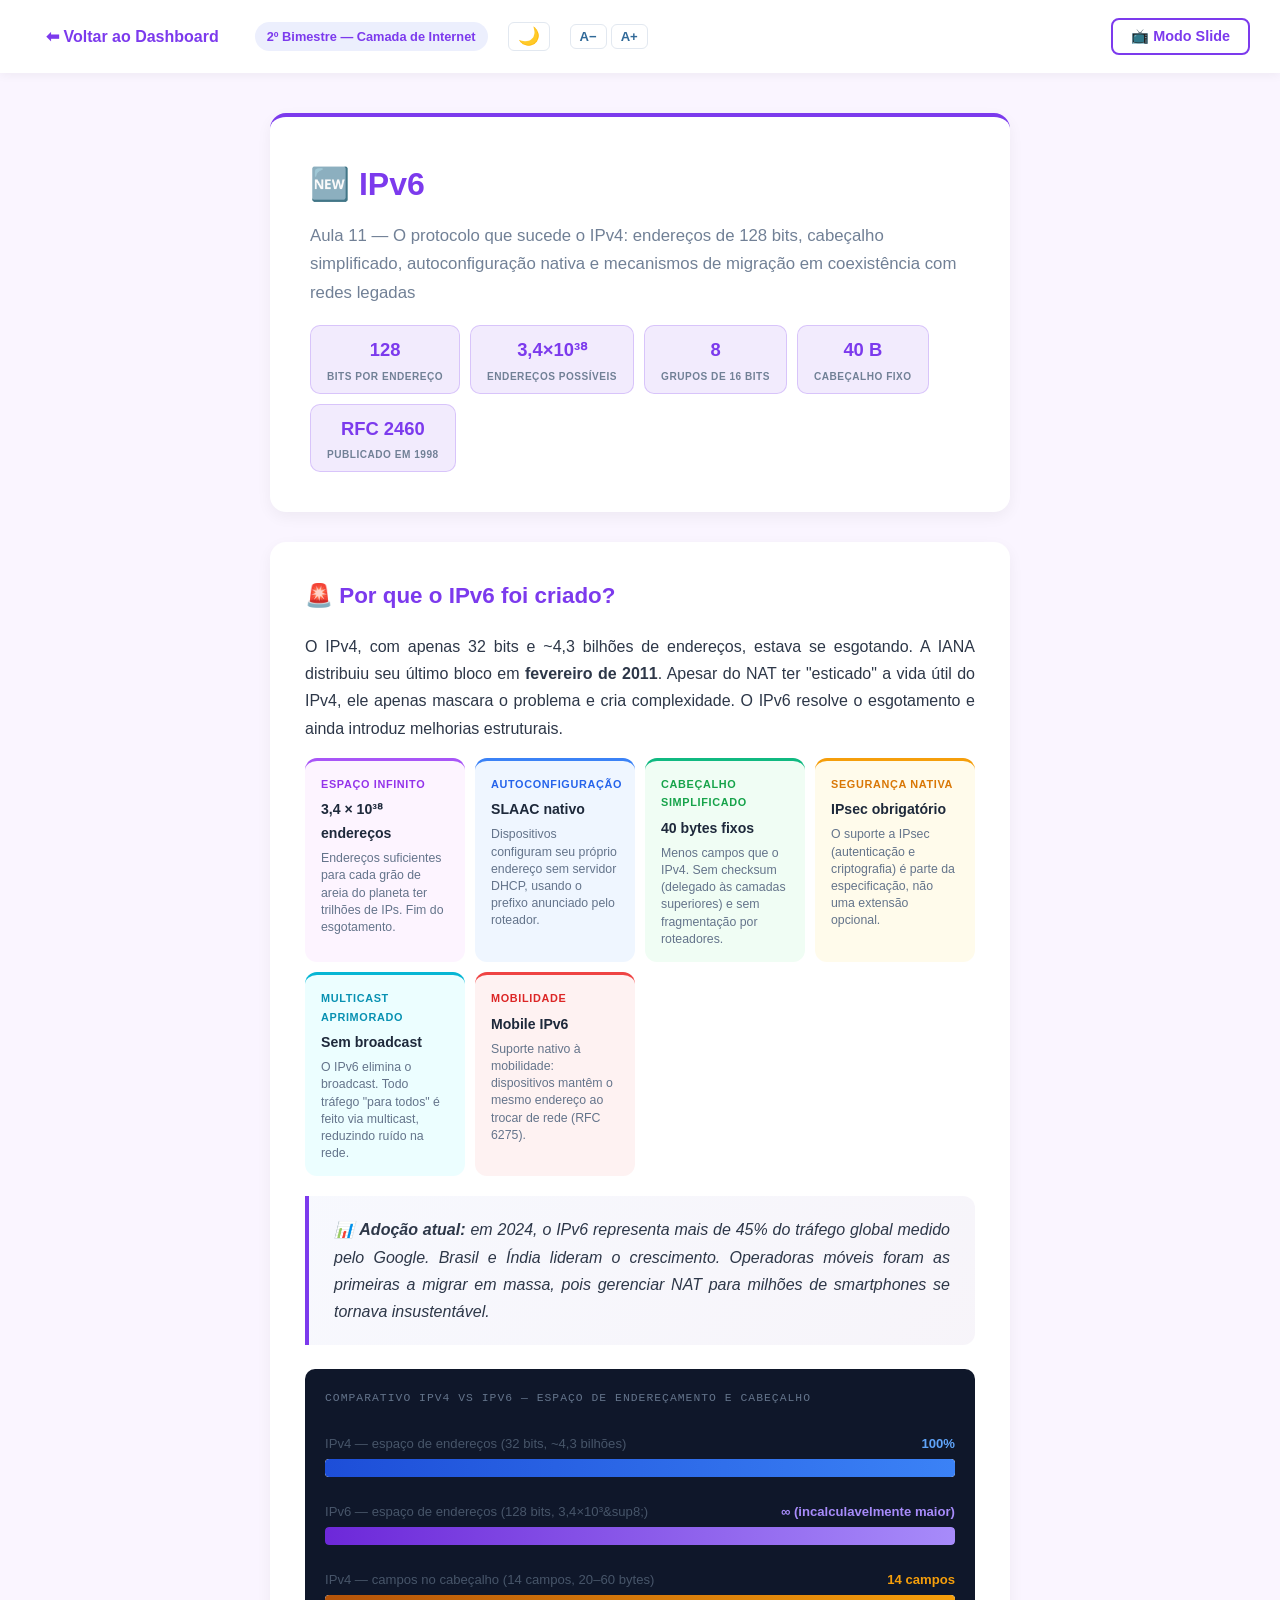
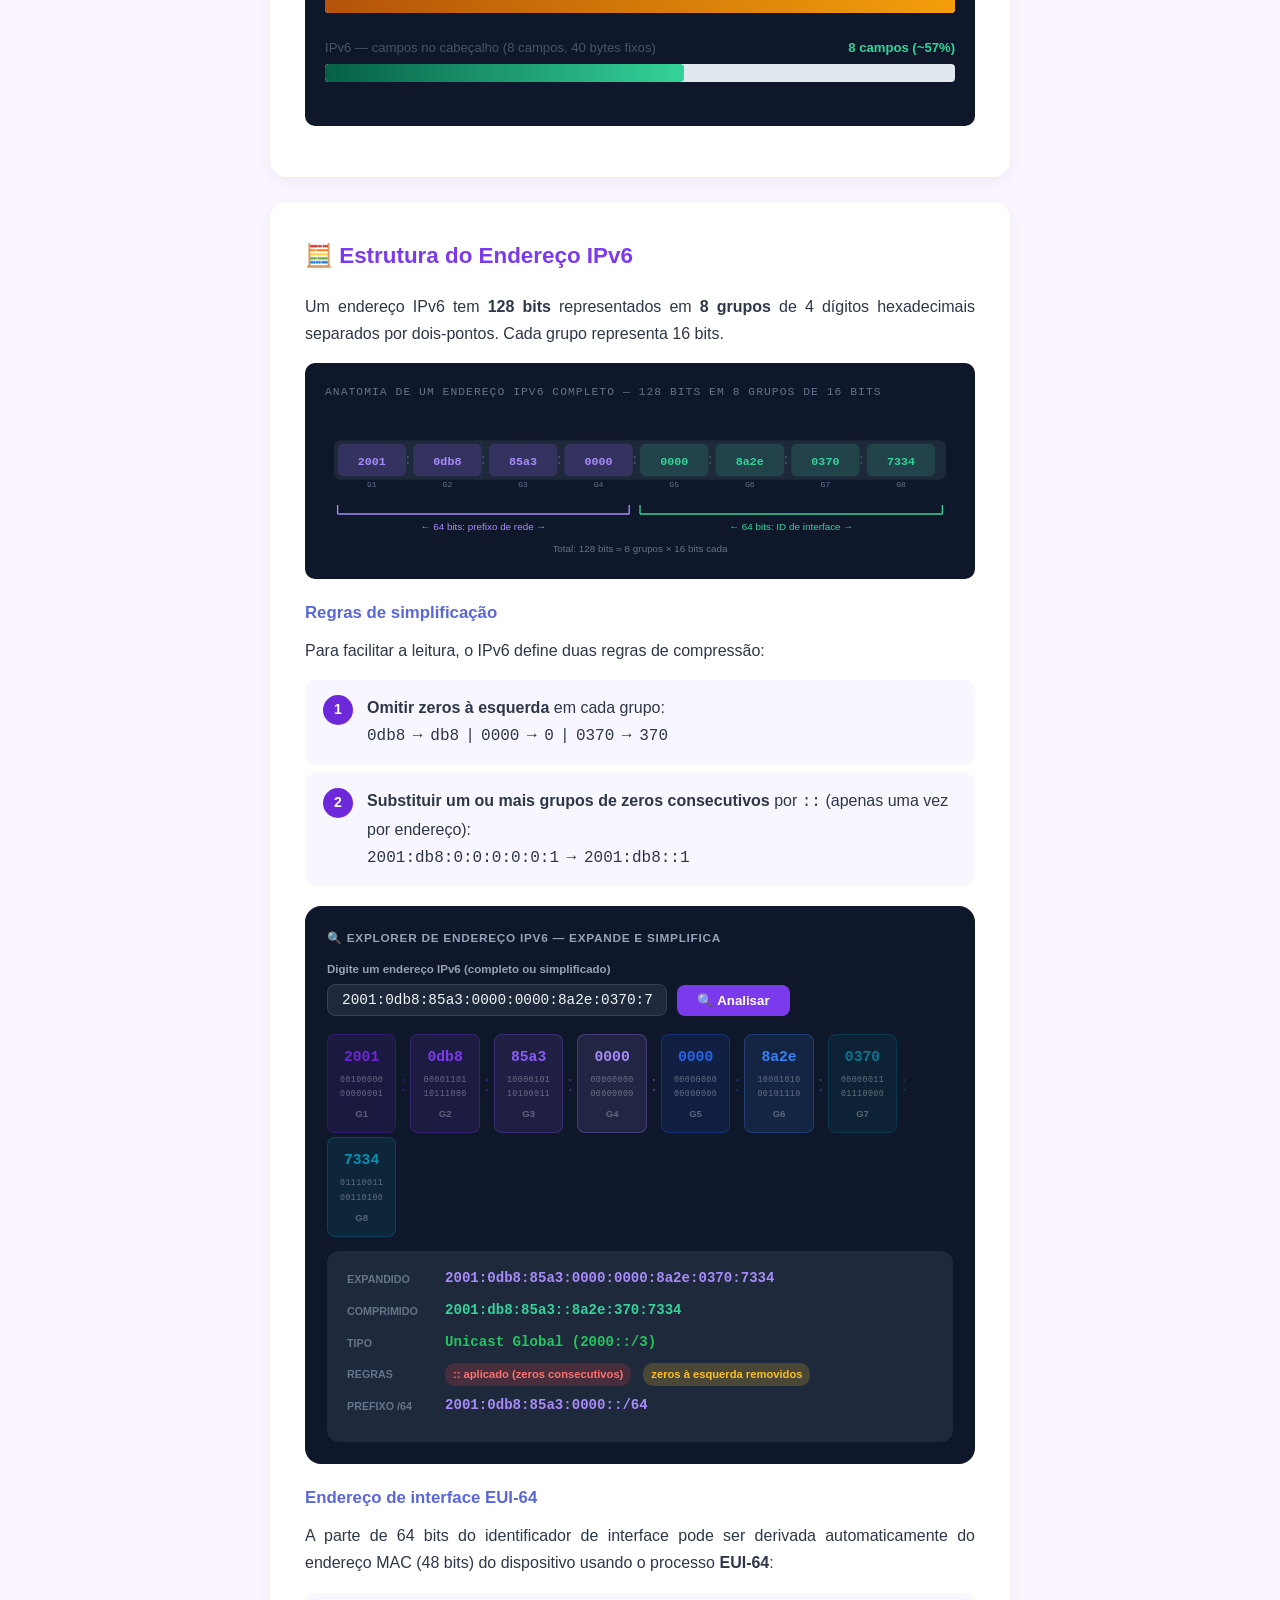
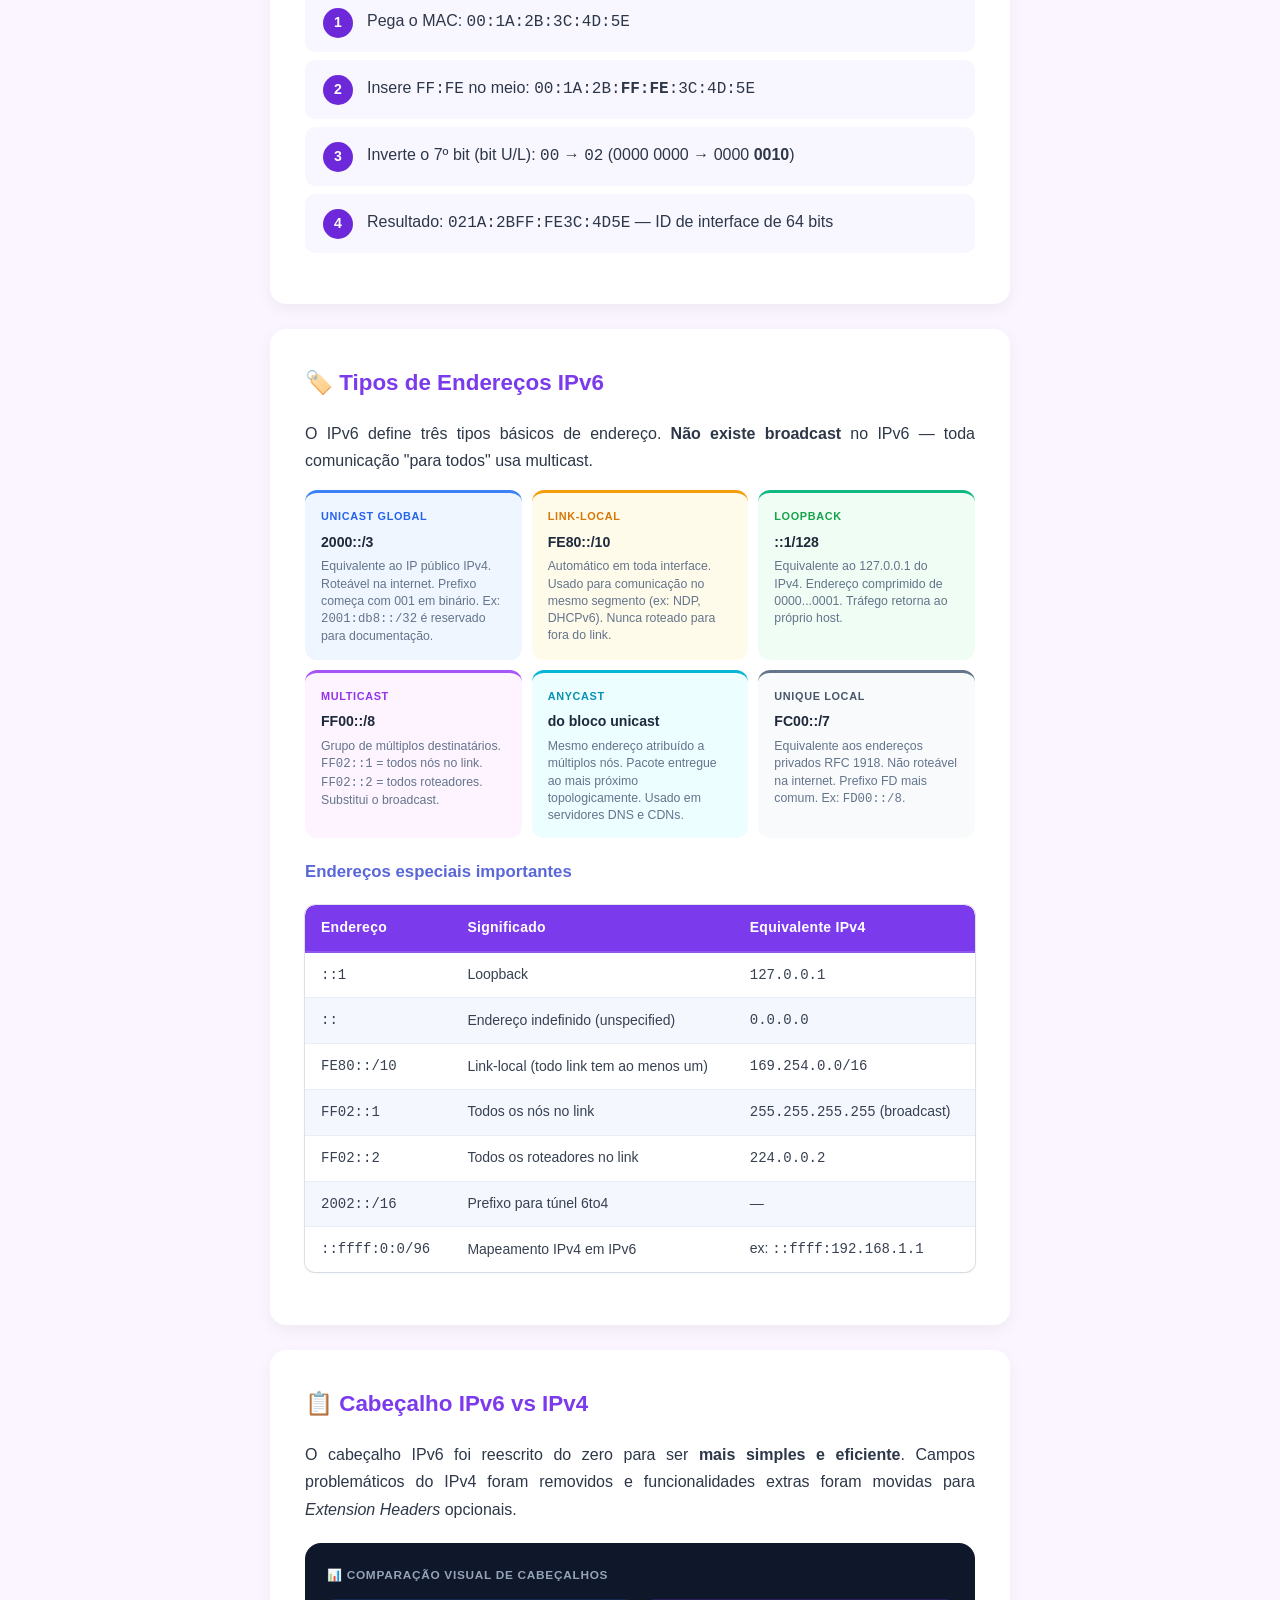
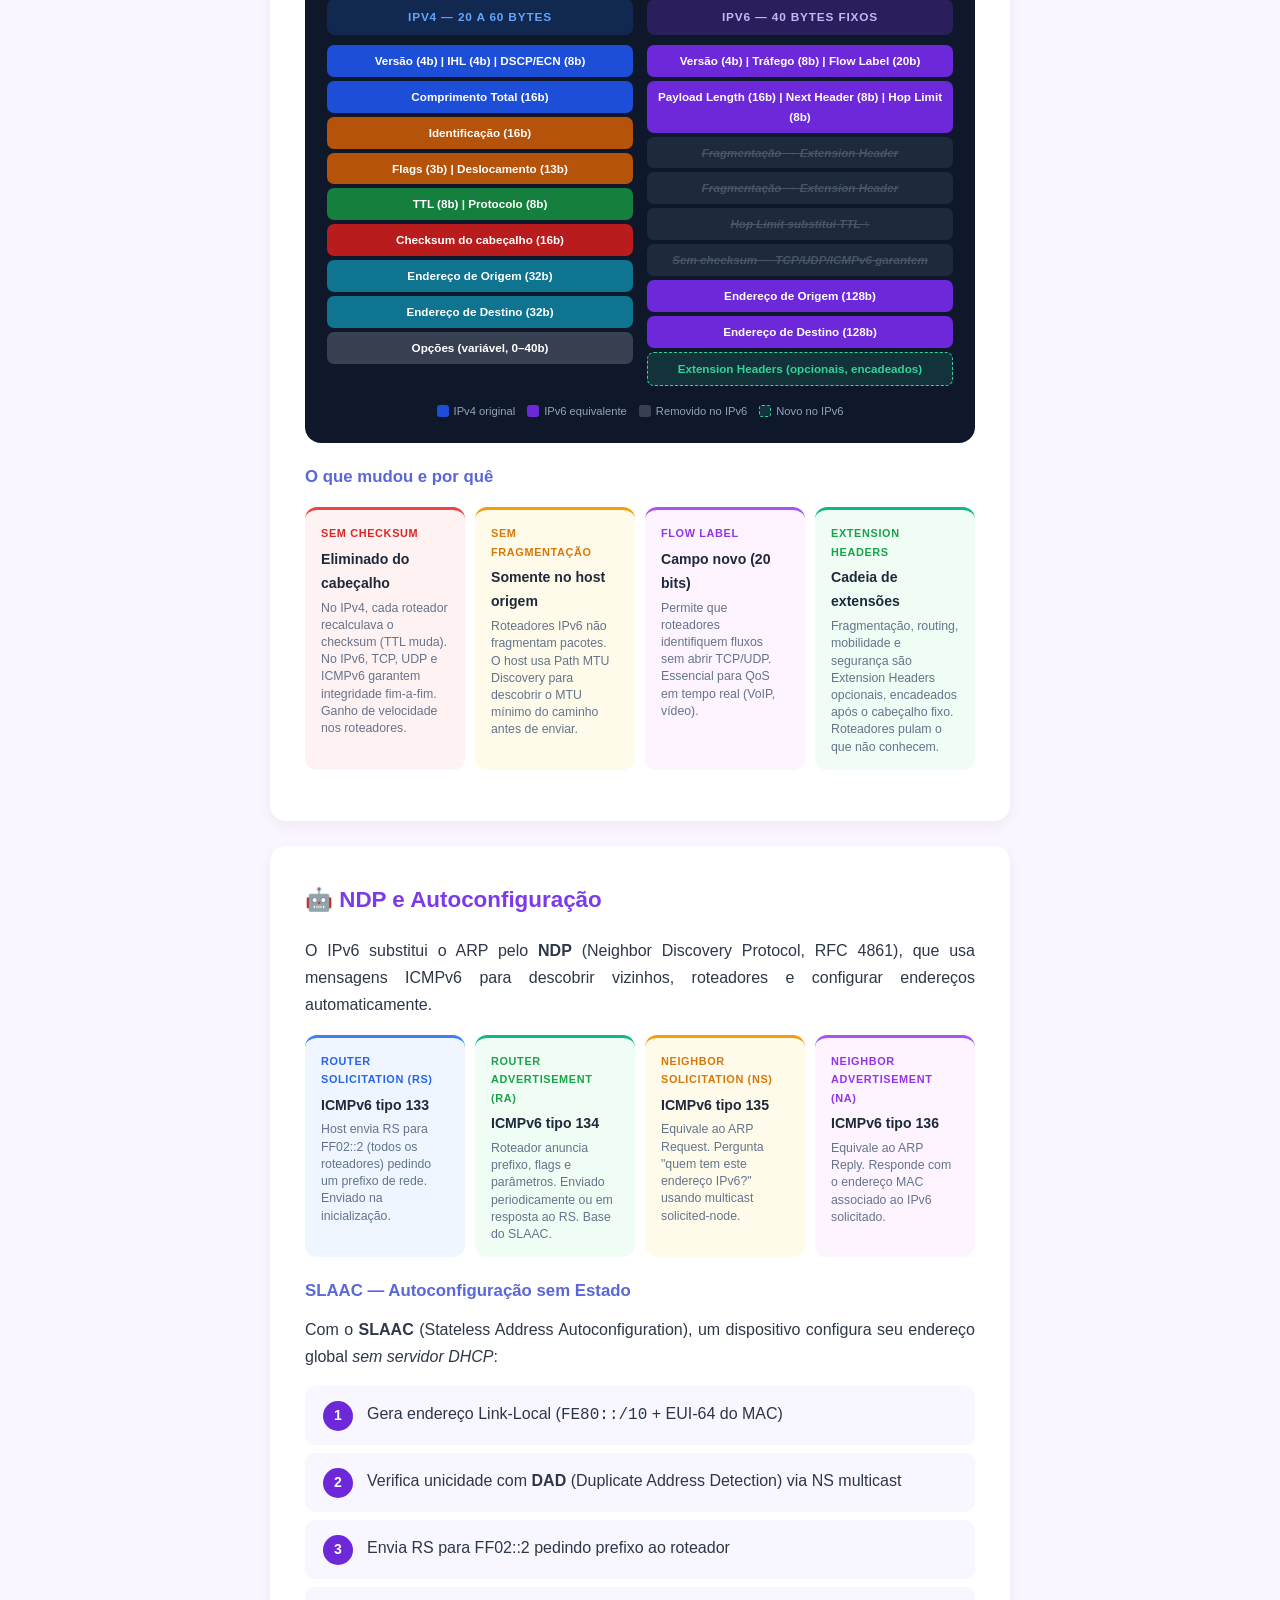
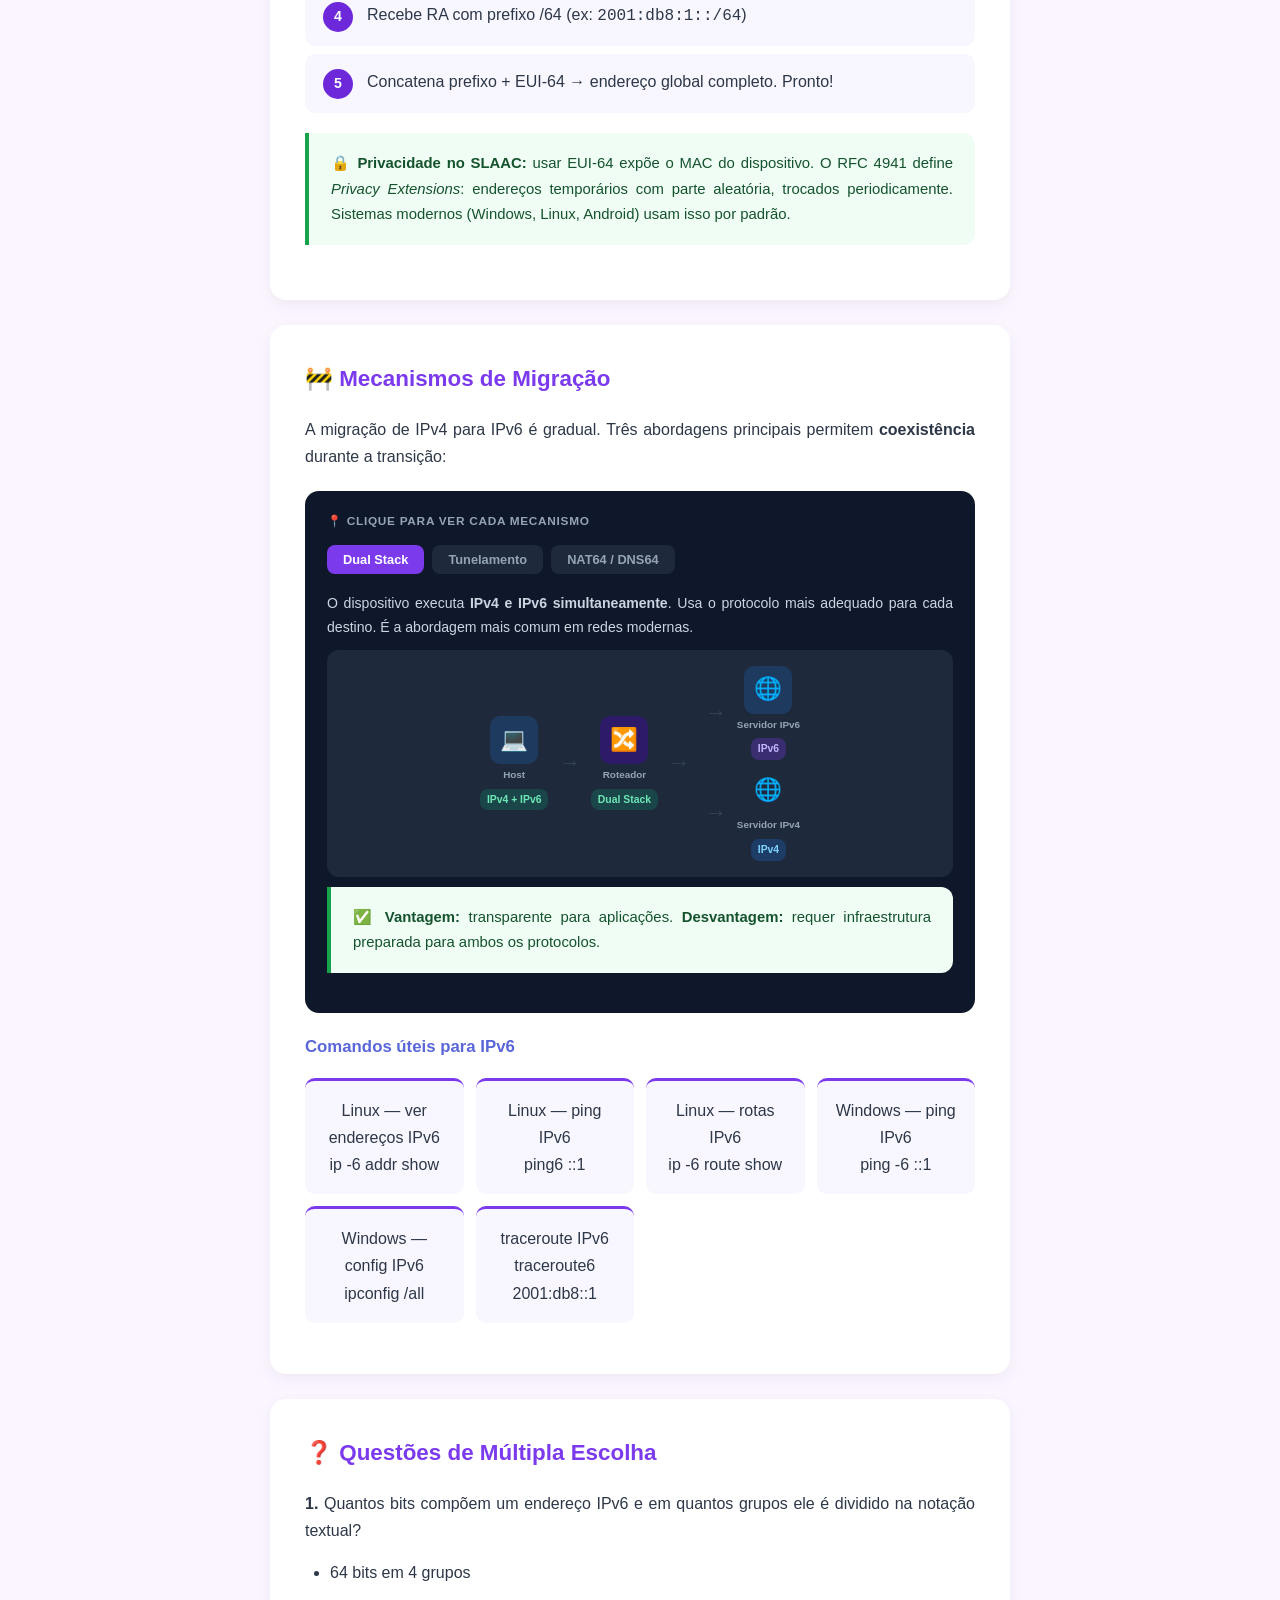
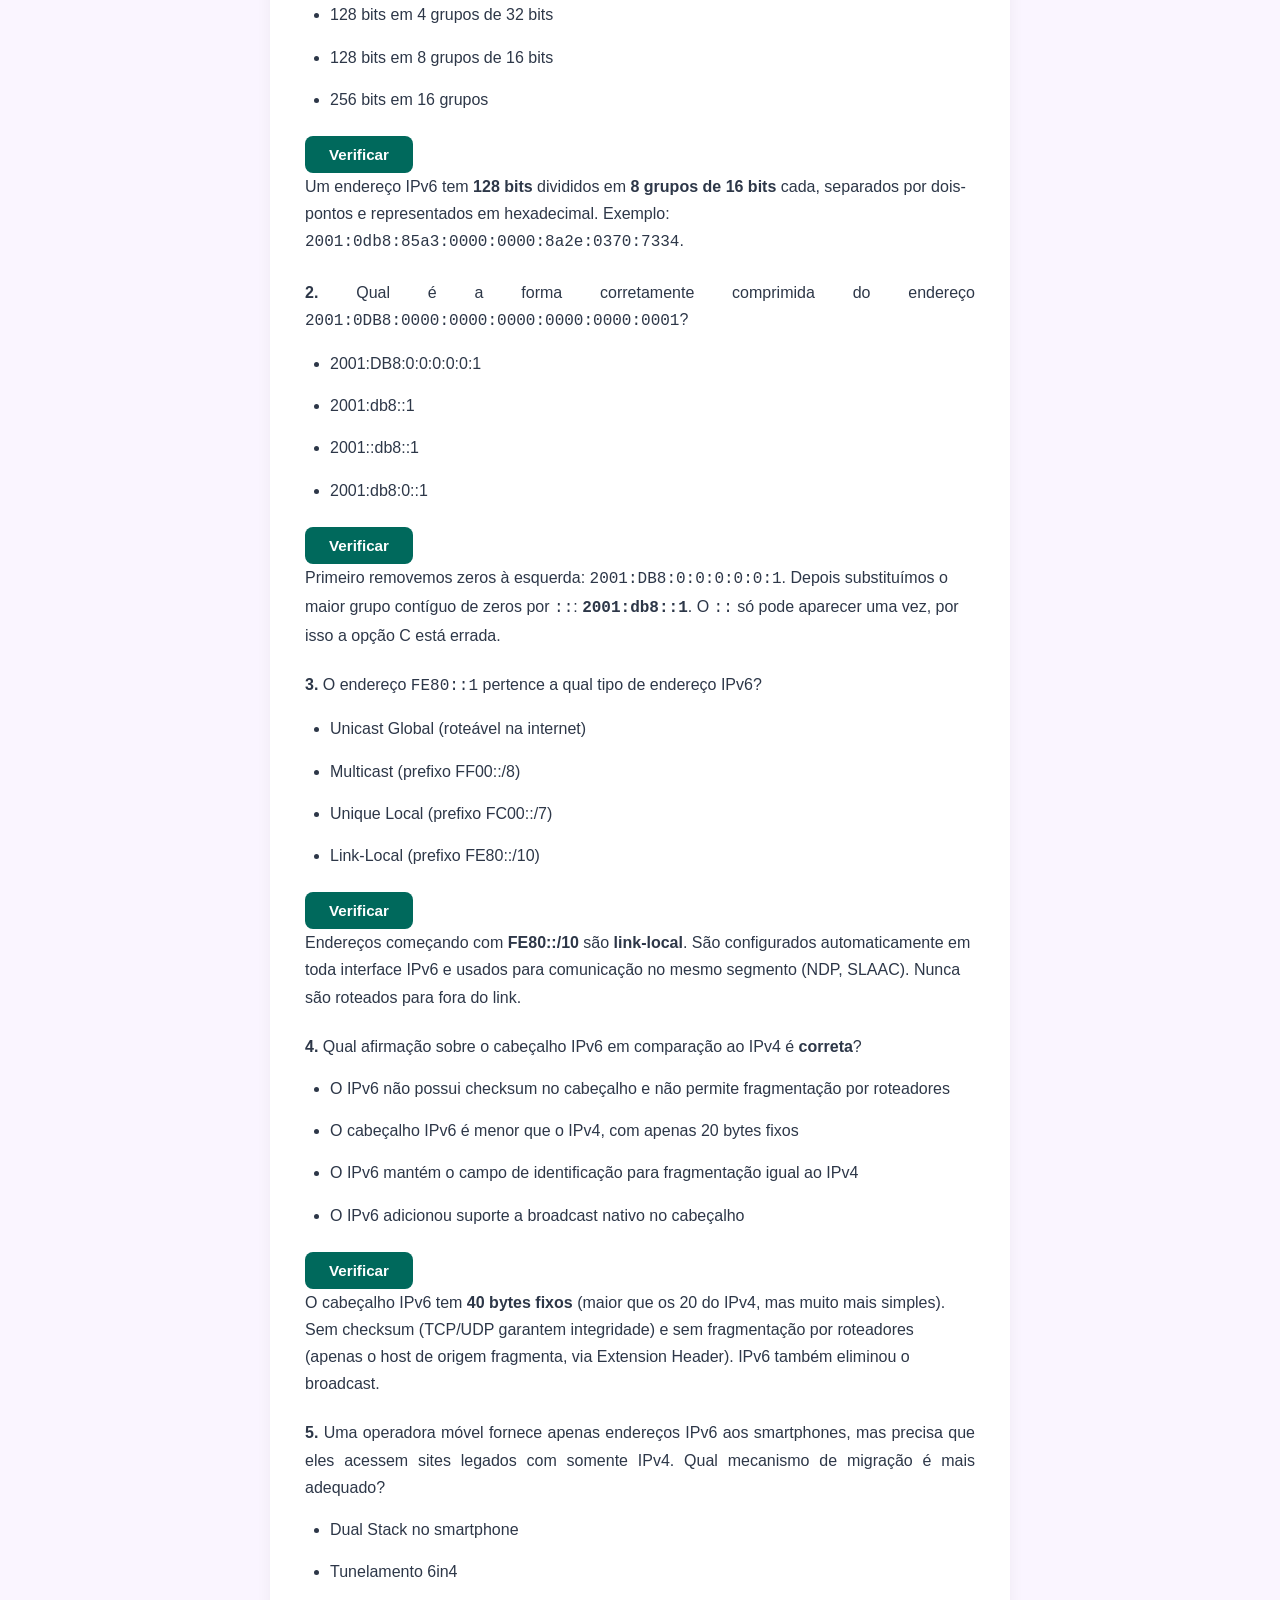
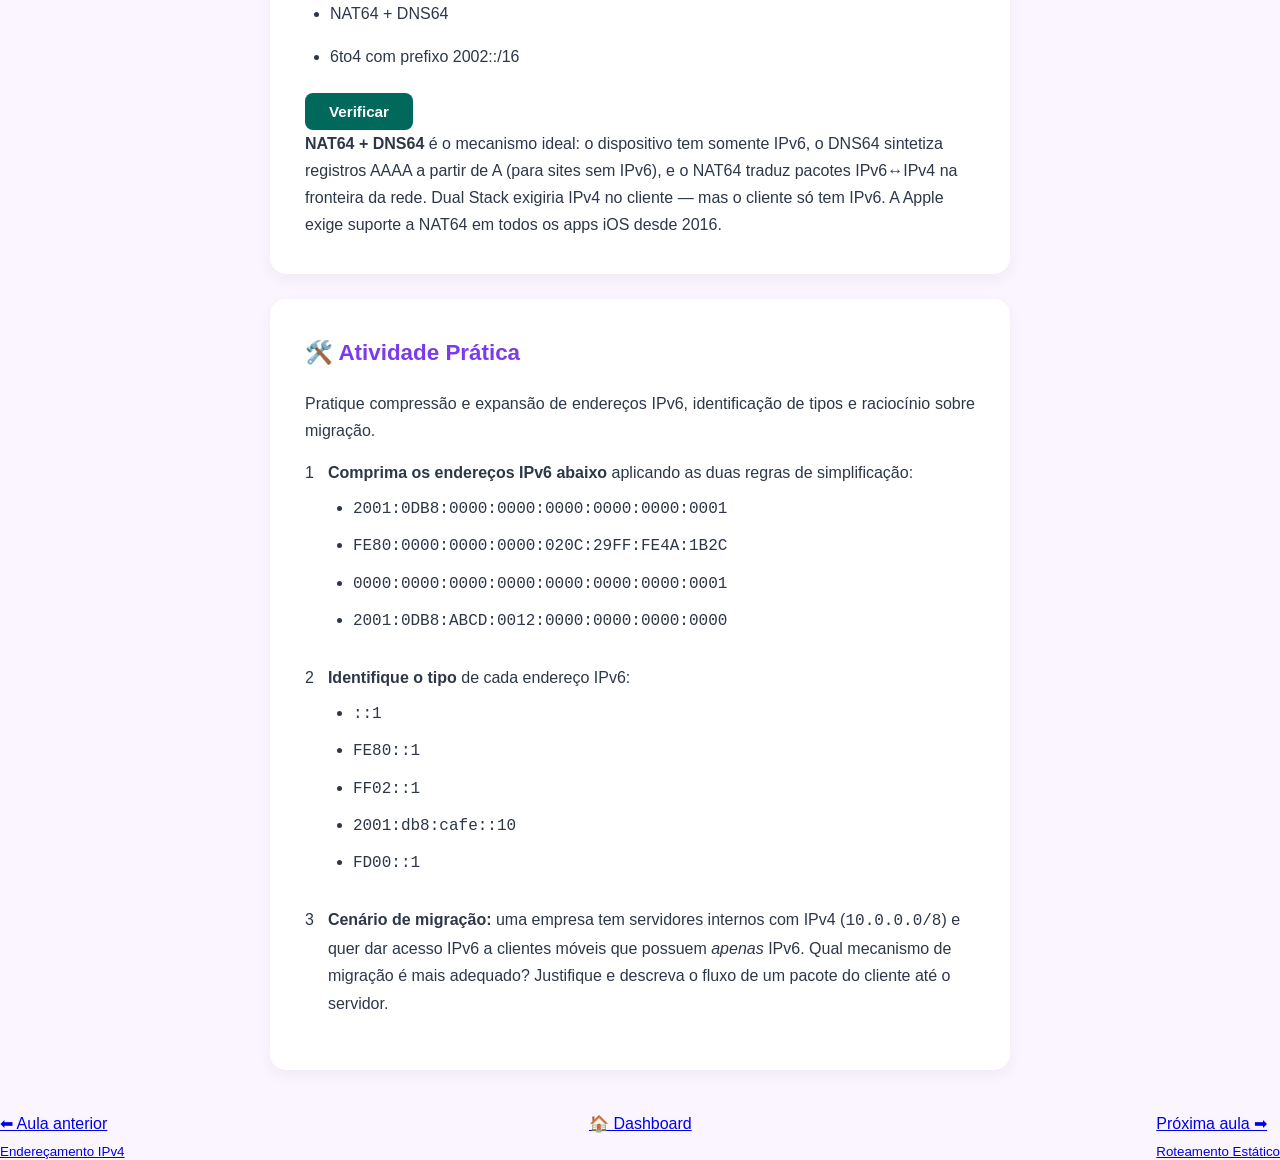
<file: rc11-ipv6.html>
<!DOCTYPE html>
<html lang="pt-BR">
<head>
    <meta charset="UTF-8">
    <meta name="viewport" content="width=device-width, initial-scale=1.0">
    <title>Aula 11 &mdash; IPv6</title>
    <link rel="stylesheet" href="slide-mode.css">
    <link rel="stylesheet" href="exercise.css">
    <link rel="stylesheet" href="lesson.css">
    <style>
        :root { --primary:#7c3aed; --secondary:#5b21b6; --bg-light:#faf5ff; --text-dark:#2d3748; }

        /* ── HERO STATS ── */
        .hero-stats { display:flex; flex-wrap:wrap; gap:10px; margin-top:18px; }
        .hero-stat { background:rgba(124,58,237,.1); border:1px solid rgba(124,58,237,.22); border-radius:10px; padding:8px 16px; text-align:center; }
        .hero-stat-val { display:block; font-size:1.15em; font-weight:800; color:var(--primary); }
        .hero-stat-lbl { display:block; font-size:.63em; color:#718096; font-weight:700; text-transform:uppercase; letter-spacing:.05em; margin-top:2px; }

        /* ── TRAIT GRID ── */
        .trait-grid { display:grid; grid-template-columns:repeat(auto-fit,minmax(155px,1fr)); gap:10px; margin:16px 0; }
        .trait-card { border-radius:12px; padding:14px 16px; border-top:3px solid transparent; }
        .tc-red    { background:#fef2f2; border-top-color:#ef4444; }
        .tc-amber  { background:#fffbeb; border-top-color:#f59e0b; }
        .tc-blue   { background:#eff6ff; border-top-color:#3b82f6; }
        .tc-purple { background:#fdf4ff; border-top-color:#a855f7; }
        .tc-green  { background:#f0fdf4; border-top-color:#10b981; }
        .tc-cyan   { background:#ecfeff; border-top-color:#06b6d4; }
        .tc-slate  { background:#f8fafc; border-top-color:#64748b; }
        .trait-prop { font-size:.68em; font-weight:800; text-transform:uppercase; letter-spacing:.06em; margin-bottom:5px; }
        .tc-red    .trait-prop { color:#dc2626; }
        .tc-amber  .trait-prop { color:#d97706; }
        .tc-blue   .trait-prop { color:#2563eb; }
        .tc-purple .trait-prop { color:#9333ea; }
        .tc-green  .trait-prop { color:#16a34a; }
        .tc-cyan   .trait-prop { color:#0891b2; }
        .tc-slate  .trait-prop { color:#475569; }
        .trait-val  { font-size:.88em; font-weight:700; color:#1e293b; margin-bottom:4px; }
        .trait-impl { font-size:.77em; color:#64748b; line-height:1.4; }

        /* ── IPV6 ADDRESS EXPLORER ── */
        .ipv6-explorer { background:#0f172a; border-radius:16px; padding:22px; margin:20px 0; }
        .ipv6-ex-bar { display:flex; flex-wrap:wrap; gap:10px; align-items:flex-end; margin-bottom:18px; }
        .ipv6-ex-bar label { color:#94a3b8; font-size:.72em; font-weight:700; display:block; margin-bottom:4px; }
        .ipv6-ex-bar input { background:#1e293b; color:#f1f5f9; border:1px solid #334155; border-radius:8px; padding:7px 14px; font-size:.9em; font-family:monospace; width:340px; outline:none; max-width:100%; }
        .ipv6-ex-bar input:focus { border-color:#7c3aed; }
        .ipv6-btn { background:#7c3aed; color:#fff; border:none; border-radius:8px; padding:8px 20px; font-size:.83em; font-weight:700; cursor:pointer; font-family:inherit; transition:background .2s; }
        .ipv6-btn:hover { background:#6d28d9; }
        .ipv6-groups { display:flex; flex-wrap:wrap; gap:4px; margin:14px 0; }
        .ipv6-group { border-radius:8px; padding:10px 12px; display:flex; flex-direction:column; align-items:center; gap:3px; min-width:62px; transition:transform .2s; }
        .ipv6-group:hover { transform:translateY(-2px); }
        .ipv6-group-hex { font-family:monospace; font-weight:800; font-size:.92em; color:#f1f5f9; }
        .ipv6-group-bin { font-family:monospace; font-size:.52em; color:rgba(255,255,255,.35); letter-spacing:.05em; }
        .ipv6-group-idx { font-size:.6em; color:rgba(255,255,255,.3); font-weight:700; margin-top:2px; }
        .ipv6-sep { color:#334155; font-size:1.4em; font-weight:300; align-self:center; }
        .ipv6-result-panel { background:#1e293b; border-radius:12px; padding:16px 20px; margin-top:10px; }
        .ipv6-result-row { display:flex; flex-wrap:wrap; gap:8px; align-items:center; margin-bottom:8px; }
        .ipv6-result-lbl { font-size:.67em; font-weight:700; text-transform:uppercase; color:#64748b; min-width:90px; }
        .ipv6-result-val { font-family:monospace; font-size:.88em; font-weight:700; color:#a78bfa; }
        .ipv6-result-val.good { color:#34d399; }
        .ipv6-rule-tag { font-size:.7em; padding:2px 8px; border-radius:10px; font-weight:700; }
        .ipv6-rule-zero { background:rgba(239,68,68,.2); color:#f87171; }
        .ipv6-rule-lead { background:rgba(251,191,36,.2); color:#fbbf24; }

        /* ── HEADER COMPARISON ── */
        .hdr-cmp-wrap { background:#0f172a; border-radius:16px; padding:22px; margin:20px 0; }
        .hdr-cmp-grid { display:grid; grid-template-columns:1fr 1fr; gap:14px; }
        .hdr-col-title { font-size:.74em; font-weight:800; text-transform:uppercase; letter-spacing:.07em; text-align:center; padding:8px; border-radius:8px; margin-bottom:10px; }
        .hdr-col-v4 { background:rgba(26,115,232,.2); color:#60a5fa; }
        .hdr-col-v6 { background:rgba(124,58,237,.25); color:#c4b5fd; }
        .hdr-field-row { display:flex; flex-direction:column; gap:4px; margin-bottom:5px; }
        .hdr-field { border-radius:7px; padding:6px 10px; font-size:.73em; font-weight:700; text-align:center; color:#fff; }
        .hf-blue   { background:#1d4ed8; }
        .hf-purple { background:#6d28d9; }
        .hf-red    { background:#b91c1c; }
        .hf-amber  { background:#b45309; }
        .hf-green  { background:#15803d; }
        .hf-slate  { background:#374151; }
        .hf-cyan   { background:#0e7490; }
        .hf-gone   { background:#1e293b; color:#475569; text-decoration:line-through; font-style:italic; }
        .hf-new    { background:rgba(52,211,153,.15); border:1px dashed #34d399; color:#34d399; }
        .hdr-legend { display:flex; gap:12px; flex-wrap:wrap; margin-top:12px; justify-content:center; }
        .hdr-legend-item { display:flex; align-items:center; gap:5px; font-size:.7em; color:#94a3b8; }
        .hdr-legend-box { width:12px; height:12px; border-radius:3px; }

        /* ── MIGRATION TIMELINE ── */
        .migration-track { background:#0f172a; border-radius:14px; padding:20px 22px; margin:20px 0; }
        .mig-tabs { display:flex; gap:8px; flex-wrap:wrap; margin-bottom:18px; }
        .mig-tab { background:#1e293b; color:#94a3b8; border:none; border-radius:8px; padding:7px 16px; font-size:.8em; font-weight:700; cursor:pointer; font-family:inherit; transition:all .2s; }
        .mig-tab.active { background:#7c3aed; color:#fff; }
        .mig-panel { display:none; animation:fadeIn .25s ease; }
        .mig-panel.active { display:block; }
        .mig-diagram { background:#1e293b; border-radius:12px; padding:16px; margin:10px 0; }
        .mig-node { display:inline-flex; flex-direction:column; align-items:center; gap:3px; }
        .mig-icon { width:48px; height:48px; border-radius:10px; display:flex; align-items:center; justify-content:center; font-size:1.4em; }
        .mig-lbl { font-size:.62em; font-weight:700; text-align:center; }
        .mig-arrow { color:#334155; font-size:1.4em; padding:0 4px; align-self:center; }
        .mig-badge { font-size:.65em; font-weight:700; padding:2px 7px; border-radius:8px; margin-top:2px; }
        .mb-v4 { background:rgba(26,115,232,.25); color:#7dd3fc; }
        .mb-v6 { background:rgba(124,58,237,.3); color:#c4b5fd; }
        .mb-both { background:rgba(16,185,129,.2); color:#6ee7b7; }

        @keyframes fadeIn { from{opacity:0} to{opacity:1} }
        @keyframes slideDown { from{opacity:0;transform:translateY(-8px)} to{opacity:1;transform:translateY(0)} }

        @media(max-width:600px) {
            .trait-grid { grid-template-columns:1fr 1fr; }
            .hdr-cmp-grid { grid-template-columns:1fr; }
            .ipv6-ex-bar input { width:100%; }
            .ipv6-groups { gap:3px; }
            .ipv6-group { min-width:50px; padding:8px 6px; }
        }

        /* ── Viz Wrappers ── */
        .viz-wrap{background:#0f172a;border-radius:10px;padding:1.25rem;margin:1rem 0;overflow:hidden}
        .viz-title{color:#64748b;font-size:.71rem;text-transform:uppercase;letter-spacing:.09em;margin-bottom:.75rem;font-family:'Courier New',monospace}
        @keyframes draw-path{from{stroke-dashoffset:900}to{stroke-dashoffset:0}}
        .tw-wire{stroke-dasharray:900;stroke-dashoffset:900;animation:draw-path 2s ease forwards}
        @keyframes dash-flow{from{stroke-dashoffset:18}to{stroke-dashoffset:0}}
        .flow-line{stroke-dasharray:9 5;animation:dash-flow .7s linear infinite}
        @keyframes hex-pulse{0%,100%{fill:rgba(139,92,246,.2)}50%{fill:rgba(139,92,246,.7)}}
        .hex-block{animation:hex-pulse 2s ease-in-out infinite}
        .hex-block:nth-child(odd){animation-delay:.4s}
        @keyframes addr-compress{from{letter-spacing:.15em;opacity:.5}to{letter-spacing:0;opacity:1}}
        .ipv6-addr{animation:addr-compress 1.5s ease forwards}
        @keyframes expand-space{0%{fill:rgba(34,197,94,.1)}50%{fill:rgba(34,197,94,.5)}100%{fill:rgba(34,197,94,.1)}}
        .addr-space{animation:expand-space 3s ease-in-out infinite}
        @keyframes ndp-probe{0%{r:4;opacity:1}100%{r:50;opacity:0}}
        .ndp-wave{animation:ndp-probe 2.2s ease-out infinite}
        .ndp-wave-b{animation-delay:.7s}
        /* ── Comparison Bars ── */
        .bar-section{margin:1.5rem 0}
        .bar-label{display:flex;justify-content:space-between;font-size:.82rem;color:#475569;margin-bottom:4px}
        .bar-track{background:#e2e8f0;border-radius:4px;height:18px;overflow:hidden}
        .bar-fill{height:100%;border-radius:4px;width:0;transition:width 1.4s cubic-bezier(.4,0,.2,1)}
    </style>
</head>
<body>

<div class="top-bar">
    <a href="index.html" class="back-btn">&#x2B05; Voltar ao Dashboard</a>
    <span class="page-badge">2&ordm; Bimestre &mdash; Camada de Internet</span>
    <button class="slide-toggle" id="slideToggleBtn">&#x1F4FA; Modo Slide</button>
</div>

<div class="content-wrapper">

    <div class="lesson-hero">
        <h1>&#x1F195; IPv6</h1>
        <p class="subtitle">Aula 11 &mdash; O protocolo que sucede o IPv4: endere&ccedil;os de 128 bits, cabe&ccedil;alho simplificado, autoconfiguração nativa e mecanismos de migra&ccedil;&atilde;o em coexist&ecirc;ncia com redes legadas</p>
        <div class="hero-stats">
            <div class="hero-stat"><span class="hero-stat-val">128</span><span class="hero-stat-lbl">bits por endereço</span></div>
            <div class="hero-stat"><span class="hero-stat-val">3,4×10³⁸</span><span class="hero-stat-lbl">endereços possíveis</span></div>
            <div class="hero-stat"><span class="hero-stat-val">8</span><span class="hero-stat-lbl">grupos de 16 bits</span></div>
            <div class="hero-stat"><span class="hero-stat-val">40 B</span><span class="hero-stat-lbl">cabeçalho fixo</span></div>
            <div class="hero-stat"><span class="hero-stat-val">RFC 2460</span><span class="hero-stat-lbl">publicado em 1998</span></div>
        </div>
    </div>

    <!-- CARD 1 — Por que IPv6? -->
    <div class="content-card">
        <h2>&#x1F6A8; Por que o IPv6 foi criado?</h2>
        <p>O IPv4, com apenas 32 bits e ~4,3 bilh&otilde;es de endere&ccedil;os, estava se esgotando. A IANA distribuiu seu &uacute;ltimo bloco em <strong>fevereiro de 2011</strong>. Apesar do NAT ter "esticado" a vida &uacute;til do IPv4, ele apenas mascara o problema e cria complexidade. O IPv6 resolve o esgotamento e ainda introduz melhorias estruturais.</p>

        <div class="trait-grid">
            <div class="trait-card tc-purple">
                <div class="trait-prop">Espa&ccedil;o infinito</div>
                <div class="trait-val">3,4 × 10³⁸ endere&ccedil;os</div>
                <div class="trait-impl">Endereços suficientes para cada grão de areia do planeta ter trilhões de IPs. Fim do esgotamento.</div>
            </div>
            <div class="trait-card tc-blue">
                <div class="trait-prop">Autoconfigura&ccedil;&atilde;o</div>
                <div class="trait-val">SLAAC nativo</div>
                <div class="trait-impl">Dispositivos configuram seu próprio endereço sem servidor DHCP, usando o prefixo anunciado pelo roteador.</div>
            </div>
            <div class="trait-card tc-green">
                <div class="trait-prop">Cabe&ccedil;alho simplificado</div>
                <div class="trait-val">40 bytes fixos</div>
                <div class="trait-impl">Menos campos que o IPv4. Sem checksum (delegado às camadas superiores) e sem fragmentação por roteadores.</div>
            </div>
            <div class="trait-card tc-amber">
                <div class="trait-prop">Seguran&ccedil;a nativa</div>
                <div class="trait-val">IPsec obrigat&oacute;rio</div>
                <div class="trait-impl">O suporte a IPsec (autenticação e criptografia) é parte da especificação, não uma extensão opcional.</div>
            </div>
            <div class="trait-card tc-cyan">
                <div class="trait-prop">Multicast aprimorado</div>
                <div class="trait-val">Sem broadcast</div>
                <div class="trait-impl">O IPv6 elimina o broadcast. Todo tráfego "para todos" é feito via multicast, reduzindo ruído na rede.</div>
            </div>
            <div class="trait-card tc-red">
                <div class="trait-prop">Mobilidade</div>
                <div class="trait-val">Mobile IPv6</div>
                <div class="trait-impl">Suporte nativo à mobilidade: dispositivos mantêm o mesmo endereço ao trocar de rede (RFC 6275).</div>
            </div>
        </div>

        <div class="highlight-box">
            <p>&#x1F4CA; <strong>Ado&ccedil;&atilde;o atual:</strong> em 2024, o IPv6 representa mais de 45% do tr&aacute;fego global medido pelo Google. Brasil e &Iacute;ndia lideram o crescimento. Operadoras m&oacute;veis foram as primeiras a migrar em massa, pois gerenciar NAT para milh&otilde;es de smartphones se tornava insustent&aacute;vel.</p>
        </div>

        <!-- Comparison bars: IPv4 vs IPv6 -->
        <div class="viz-wrap" style="margin-top:1.5rem;">
            <div class="viz-title">Comparativo IPv4 vs IPv6 — espa&ccedil;o de endere&ccedil;amento e cabe&ccedil;alho</div>
            <div class="bar-section">
                <div class="bar-label"><span>IPv4 — espa&ccedil;o de endere&ccedil;os (32 bits, ~4,3 bilh&otilde;es)</span><span style="color:#60a5fa;font-weight:700;">100%</span></div>
                <div class="bar-track"><div class="bar-fill" data-w="100%" style="background:linear-gradient(90deg,#1d4ed8,#3b82f6);"></div></div>
            </div>
            <div class="bar-section">
                <div class="bar-label"><span>IPv6 — espa&ccedil;o de endere&ccedil;os (128 bits, 3,4&times;10&sup3;&sup8;)</span><span style="color:#a78bfa;font-weight:700;">&#x221E; (incalculavelmente maior)</span></div>
                <div class="bar-track" style="background:#1e293b;"><div class="bar-fill" data-w="100%" style="background:linear-gradient(90deg,#6d28d9,#a78bfa);"></div></div>
            </div>
            <div class="bar-section" style="margin-top:1.2rem;">
                <div class="bar-label"><span>IPv4 — campos no cabe&ccedil;alho (14 campos, 20–60 bytes)</span><span style="color:#f59e0b;font-weight:700;">14 campos</span></div>
                <div class="bar-track"><div class="bar-fill" data-w="100%" style="background:linear-gradient(90deg,#b45309,#f59e0b);"></div></div>
            </div>
            <div class="bar-section">
                <div class="bar-label"><span>IPv6 — campos no cabe&ccedil;alho (8 campos, 40 bytes fixos)</span><span style="color:#34d399;font-weight:700;">8 campos (~57%)</span></div>
                <div class="bar-track"><div class="bar-fill" data-w="57%" style="background:linear-gradient(90deg,#065f46,#34d399);"></div></div>
            </div>
        </div>
    </div>

    <!-- CARD 2 — Estrutura do Endereço -->
    <div class="content-card">
        <h2>&#x1F9EE; Estrutura do Endere&ccedil;o IPv6</h2>
        <p>Um endere&ccedil;o IPv6 tem <strong>128 bits</strong> representados em <strong>8 grupos</strong> de 4 d&iacute;gitos hexadecimais separados por dois-pontos. Cada grupo representa 16 bits.</p>

        <div class="viz-wrap">
            <div class="viz-title">Anatomia de um endereço IPv6 completo — 128 bits em 8 grupos de 16 bits</div>
            <svg viewBox="0 0 700 160" xmlns="http://www.w3.org/2000/svg" style="width:100%;max-width:700px;display:block;margin:0 auto;">
                <!-- Background row for groups -->
                <rect x="10" y="28" width="680" height="44" rx="8" fill="#1e293b"/>
                <!-- Group boxes -->
                <rect class="hex-block" x="14"  y="32" width="76" height="36" rx="6" fill="rgba(139,92,246,.2)"/>
                <rect class="hex-block" x="98"  y="32" width="76" height="36" rx="6" fill="rgba(139,92,246,.2)"/>
                <rect class="hex-block" x="182" y="32" width="76" height="36" rx="6" fill="rgba(139,92,246,.2)"/>
                <rect class="hex-block" x="266" y="32" width="76" height="36" rx="6" fill="rgba(139,92,246,.2)"/>
                <rect class="hex-block" x="350" y="32" width="76" height="36" rx="6" fill="rgba(52,211,153,.15)"/>
                <rect class="hex-block" x="434" y="32" width="76" height="36" rx="6" fill="rgba(52,211,153,.15)"/>
                <rect class="hex-block" x="518" y="32" width="76" height="36" rx="6" fill="rgba(52,211,153,.15)"/>
                <rect class="hex-block" x="602" y="32" width="76" height="36" rx="6" fill="rgba(52,211,153,.15)"/>
                <!-- Colon separators -->
                <text x="92"  y="54" font-family="monospace" font-size="16" fill="#475569" text-anchor="middle">:</text>
                <text x="176" y="54" font-family="monospace" font-size="16" fill="#475569" text-anchor="middle">:</text>
                <text x="260" y="54" font-family="monospace" font-size="16" fill="#475569" text-anchor="middle">:</text>
                <text x="344" y="54" font-family="monospace" font-size="16" fill="#475569" text-anchor="middle">:</text>
                <text x="428" y="54" font-family="monospace" font-size="16" fill="#475569" text-anchor="middle">:</text>
                <text x="512" y="54" font-family="monospace" font-size="16" fill="#475569" text-anchor="middle">:</text>
                <text x="596" y="54" font-family="monospace" font-size="16" fill="#475569" text-anchor="middle">:</text>
                <!-- Hex values -->
                <text class="ipv6-addr" x="52"  y="55" font-family="monospace" font-size="13" fill="#a78bfa" text-anchor="middle" font-weight="bold">2001</text>
                <text class="ipv6-addr" x="136" y="55" font-family="monospace" font-size="13" fill="#a78bfa" text-anchor="middle" font-weight="bold">0db8</text>
                <text class="ipv6-addr" x="220" y="55" font-family="monospace" font-size="13" fill="#a78bfa" text-anchor="middle" font-weight="bold">85a3</text>
                <text class="ipv6-addr" x="304" y="55" font-family="monospace" font-size="13" fill="#a78bfa" text-anchor="middle" font-weight="bold">0000</text>
                <text class="ipv6-addr" x="388" y="55" font-family="monospace" font-size="13" fill="#34d399" text-anchor="middle" font-weight="bold">0000</text>
                <text class="ipv6-addr" x="472" y="55" font-family="monospace" font-size="13" fill="#34d399" text-anchor="middle" font-weight="bold">8a2e</text>
                <text class="ipv6-addr" x="556" y="55" font-family="monospace" font-size="13" fill="#34d399" text-anchor="middle" font-weight="bold">0370</text>
                <text class="ipv6-addr" x="640" y="55" font-family="monospace" font-size="13" fill="#34d399" text-anchor="middle" font-weight="bold">7334</text>
                <!-- Group labels -->
                <text x="52"  y="80" font-family="monospace" font-size="9" fill="#64748b" text-anchor="middle">G1</text>
                <text x="136" y="80" font-family="monospace" font-size="9" fill="#64748b" text-anchor="middle">G2</text>
                <text x="220" y="80" font-family="monospace" font-size="9" fill="#64748b" text-anchor="middle">G3</text>
                <text x="304" y="80" font-family="monospace" font-size="9" fill="#64748b" text-anchor="middle">G4</text>
                <text x="388" y="80" font-family="monospace" font-size="9" fill="#64748b" text-anchor="middle">G5</text>
                <text x="472" y="80" font-family="monospace" font-size="9" fill="#64748b" text-anchor="middle">G6</text>
                <text x="556" y="80" font-family="monospace" font-size="9" fill="#64748b" text-anchor="middle">G7</text>
                <text x="640" y="80" font-family="monospace" font-size="9" fill="#64748b" text-anchor="middle">G8</text>
                <!-- Bracket: 64-bit prefix -->
                <line class="tw-wire" x1="14" y1="100" x2="14" y2="110" stroke="#a78bfa" stroke-width="1.5"/>
                <line class="tw-wire" x1="14" y1="110" x2="338" y2="110" stroke="#a78bfa" stroke-width="1.5"/>
                <line class="tw-wire" x1="338" y1="100" x2="338" y2="110" stroke="#a78bfa" stroke-width="1.5"/>
                <text x="176" y="128" font-family="sans-serif" font-size="11" fill="#a78bfa" text-anchor="middle">← 64 bits: prefixo de rede →</text>
                <!-- Bracket: 64-bit interface ID -->
                <line class="tw-wire" x1="350" y1="100" x2="350" y2="110" stroke="#34d399" stroke-width="1.5"/>
                <line class="tw-wire" x1="350" y1="110" x2="686" y2="110" stroke="#34d399" stroke-width="1.5"/>
                <line class="tw-wire" x1="686" y1="100" x2="686" y2="110" stroke="#34d399" stroke-width="1.5"/>
                <text x="518" y="128" font-family="sans-serif" font-size="11" fill="#34d399" text-anchor="middle">← 64 bits: ID de interface →</text>
                <!-- Total bits label -->
                <text x="350" y="152" font-family="sans-serif" font-size="11" fill="#64748b" text-anchor="middle">Total: 128 bits = 8 grupos × 16 bits cada</text>
            </svg>
        </div>

        <h3>Regras de simplifica&ccedil;&atilde;o</h3>
        <p>Para facilitar a leitura, o IPv6 define duas regras de compress&atilde;o:</p>
        <div class="flow-steps">
            <div class="flow-step">
                <span class="step-num">1</span>
                <div>
                    <strong>Omitir zeros &agrave; esquerda</strong> em cada grupo:<br>
                    <code>0db8</code> → <code>db8</code> &nbsp;|&nbsp; <code>0000</code> → <code>0</code> &nbsp;|&nbsp; <code>0370</code> → <code>370</code>
                </div>
            </div>
            <div class="flow-step">
                <span class="step-num">2</span>
                <div>
                    <strong>Substituir um ou mais grupos de zeros consecutivos</strong> por <code>::</code> (apenas uma vez por endere&ccedil;o):<br>
                    <code>2001:db8:0:0:0:0:0:1</code> → <code>2001:db8::1</code>
                </div>
            </div>
        </div>

        <!-- IPv6 Address Explorer -->
        <div class="ipv6-explorer">
            <div style="color:#94a3b8;font-size:.74em;font-weight:700;text-transform:uppercase;letter-spacing:.06em;margin-bottom:12px;">&#x1F50D; Explorer de endere&ccedil;o IPv6 &mdash; expande e simplifica</div>
            <div class="ipv6-ex-bar">
                <div>
                    <label>Digite um endere&ccedil;o IPv6 (completo ou simplificado)</label>
                    <input id="ipv6Input" value="2001:0db8:85a3:0000:0000:8a2e:0370:7334" placeholder="ex: 2001:db8::1 ou fe80::1">
                </div>
                <button class="ipv6-btn" onclick="analyzeIPv6()">&#x1F50D; Analisar</button>
            </div>
            <div id="ipv6Groups" class="ipv6-groups"></div>
            <div id="ipv6ResultPanel"></div>
        </div>

        <h3>Endere&ccedil;o de interface EUI-64</h3>
        <p>A parte de 64 bits do identificador de interface pode ser derivada automaticamente do endere&ccedil;o MAC (48 bits) do dispositivo usando o processo <strong>EUI-64</strong>:</p>
        <div class="flow-steps">
            <div class="flow-step"><span class="step-num">1</span><div>Pega o MAC: <code>00:1A:2B:3C:4D:5E</code></div></div>
            <div class="flow-step"><span class="step-num">2</span><div>Insere <code>FF:FE</code> no meio: <code>00:1A:2B:<strong>FF:FE</strong>:3C:4D:5E</code></div></div>
            <div class="flow-step"><span class="step-num">3</span><div>Inverte o 7º bit (bit U/L): <code>00</code> → <code>02</code> (0000 0000 → 0000 <strong>0010</strong>)</div></div>
            <div class="flow-step"><span class="step-num">4</span><div>Resultado: <code>021A:2BFF:FE3C:4D5E</code> — ID de interface de 64 bits</div></div>
        </div>
    </div>

    <!-- CARD 3 — Tipos de Endereços -->
    <div class="content-card">
        <h2>&#x1F3F7;&#xFE0F; Tipos de Endere&ccedil;os IPv6</h2>
        <p>O IPv6 define tr&ecirc;s tipos b&aacute;sicos de endere&ccedil;o. <strong>N&atilde;o existe broadcast</strong> no IPv6 &mdash; toda comunica&ccedil;&atilde;o "para todos" usa multicast.</p>

        <div class="trait-grid" style="grid-template-columns:repeat(auto-fit,minmax(170px,1fr));">
            <div class="trait-card tc-blue">
                <div class="trait-prop">Unicast Global</div>
                <div class="trait-val">2000::/3</div>
                <div class="trait-impl">Equivalente ao IP público IPv4. Roteável na internet. Prefixo começa com 001 em binário. Ex: <code>2001:db8::/32</code> é reservado para documentação.</div>
            </div>
            <div class="trait-card tc-amber">
                <div class="trait-prop">Link-Local</div>
                <div class="trait-val">FE80::/10</div>
                <div class="trait-impl">Automático em toda interface. Usado para comunicação no mesmo segmento (ex: NDP, DHCPv6). Nunca roteado para fora do link.</div>
            </div>
            <div class="trait-card tc-green">
                <div class="trait-prop">Loopback</div>
                <div class="trait-val">::1/128</div>
                <div class="trait-impl">Equivalente ao 127.0.0.1 do IPv4. Endereço comprimido de 0000...0001. Tráfego retorna ao próprio host.</div>
            </div>
            <div class="trait-card tc-purple">
                <div class="trait-prop">Multicast</div>
                <div class="trait-val">FF00::/8</div>
                <div class="trait-impl">Grupo de múltiplos destinatários. <code>FF02::1</code> = todos nós no link. <code>FF02::2</code> = todos roteadores. Substitui o broadcast.</div>
            </div>
            <div class="trait-card tc-cyan">
                <div class="trait-prop">Anycast</div>
                <div class="trait-val">do bloco unicast</div>
                <div class="trait-impl">Mesmo endereço atribuído a múltiplos nós. Pacote entregue ao mais próximo topologicamente. Usado em servidores DNS e CDNs.</div>
            </div>
            <div class="trait-card tc-slate">
                <div class="trait-prop">Unique Local</div>
                <div class="trait-val">FC00::/7</div>
                <div class="trait-impl">Equivalente aos endereços privados RFC 1918. Não roteável na internet. Prefixo FD mais comum. Ex: <code>FD00::/8</code>.</div>
            </div>
        </div>

        <h3>Endere&ccedil;os especiais importantes</h3>
        <table>
            <thead>
                <tr><th>Endere&ccedil;o</th><th>Significado</th><th>Equivalente IPv4</th></tr>
            </thead>
            <tbody>
                <tr><td><code>::1</code></td><td>Loopback</td><td><code>127.0.0.1</code></td></tr>
                <tr><td><code>::</code></td><td>Endere&ccedil;o indefinido (unspecified)</td><td><code>0.0.0.0</code></td></tr>
                <tr><td><code>FE80::/10</code></td><td>Link-local (todo link tem ao menos um)</td><td><code>169.254.0.0/16</code></td></tr>
                <tr><td><code>FF02::1</code></td><td>Todos os n&oacute;s no link</td><td><code>255.255.255.255</code> (broadcast)</td></tr>
                <tr><td><code>FF02::2</code></td><td>Todos os roteadores no link</td><td><code>224.0.0.2</code></td></tr>
                <tr><td><code>2002::/16</code></td><td>Prefixo para t&uacute;nel 6to4</td><td>—</td></tr>
                <tr><td><code>::ffff:0:0/96</code></td><td>Mapeamento IPv4 em IPv6</td><td>ex: <code>::ffff:192.168.1.1</code></td></tr>
            </tbody>
        </table>
    </div>

    <!-- CARD 4 — Cabeçalho IPv6 vs IPv4 -->
    <div class="content-card">
        <h2>&#x1F4CB; Cabe&ccedil;alho IPv6 vs IPv4</h2>
        <p>O cabe&ccedil;alho IPv6 foi reescrito do zero para ser <strong>mais simples e eficiente</strong>. Campos problem&aacute;ticos do IPv4 foram removidos e funcionalidades extras foram movidas para <em>Extension Headers</em> opcionais.</p>

        <div class="hdr-cmp-wrap">
            <div style="color:#94a3b8;font-size:.74em;font-weight:700;text-transform:uppercase;letter-spacing:.06em;margin-bottom:14px;">&#x1F4CA; Compara&ccedil;&atilde;o visual de cabe&ccedil;alhos</div>
            <div class="hdr-cmp-grid">
                <div>
                    <div class="hdr-col-title hdr-col-v4">IPv4 — 20 a 60 bytes</div>
                    <div class="hdr-field hf-blue" style="margin-bottom:4px;">Versão (4b) | IHL (4b) | DSCP/ECN (8b)</div>
                    <div class="hdr-field hf-blue" style="margin-bottom:4px;">Comprimento Total (16b)</div>
                    <div class="hdr-field hf-amber" style="margin-bottom:4px;">Identificação (16b)</div>
                    <div class="hdr-field hf-amber" style="margin-bottom:4px;">Flags (3b) | Deslocamento (13b)</div>
                    <div class="hdr-field hf-green" style="margin-bottom:4px;">TTL (8b) | Protocolo (8b)</div>
                    <div class="hdr-field hf-red" style="margin-bottom:4px;">Checksum do cabeçalho (16b)</div>
                    <div class="hdr-field hf-cyan" style="margin-bottom:4px;">Endereço de Origem (32b)</div>
                    <div class="hdr-field hf-cyan" style="margin-bottom:4px;">Endereço de Destino (32b)</div>
                    <div class="hdr-field hf-slate" style="margin-bottom:4px;">Opções (variável, 0–40b)</div>
                </div>
                <div>
                    <div class="hdr-col-title hdr-col-v6">IPv6 — 40 bytes fixos</div>
                    <div class="hdr-field hf-purple" style="margin-bottom:4px;">Versão (4b) | Tráfego (8b) | Flow Label (20b)</div>
                    <div class="hdr-field hf-purple" style="margin-bottom:4px;">Payload Length (16b) | Next Header (8b) | Hop Limit (8b)</div>
                    <div class="hdr-field hf-gone" style="margin-bottom:4px;">Fragmentação → Extension Header</div>
                    <div class="hdr-field hf-gone" style="margin-bottom:4px;">Fragmentação → Extension Header</div>
                    <div class="hdr-field hf-gone" style="margin-bottom:4px;">Hop Limit substitui TTL ↑</div>
                    <div class="hdr-field hf-gone" style="margin-bottom:4px;">Sem checksum — TCP/UDP/ICMPv6 garantem</div>
                    <div class="hdr-field hf-purple" style="margin-bottom:4px;">Endereço de Origem (128b)</div>
                    <div class="hdr-field hf-purple" style="margin-bottom:4px;">Endereço de Destino (128b)</div>
                    <div class="hdr-field hf-new" style="margin-bottom:4px;">Extension Headers (opcionais, encadeados)</div>
                </div>
            </div>
            <div class="hdr-legend">
                <div class="hdr-legend-item"><div class="hdr-legend-box" style="background:#1d4ed8;"></div>IPv4 original</div>
                <div class="hdr-legend-item"><div class="hdr-legend-box" style="background:#6d28d9;"></div>IPv6 equivalente</div>
                <div class="hdr-legend-item"><div class="hdr-legend-box" style="background:#374151;text-decoration:line-through;"></div>Removido no IPv6</div>
                <div class="hdr-legend-item"><div class="hdr-legend-box" style="background:rgba(52,211,153,.15);border:1px dashed #34d399;"></div>Novo no IPv6</div>
            </div>
        </div>

        <h3>O que mudou e por qu&ecirc;</h3>
        <div class="trait-grid">
            <div class="trait-card tc-red">
                <div class="trait-prop">Sem Checksum</div>
                <div class="trait-val">Eliminado do cabe&ccedil;alho</div>
                <div class="trait-impl">No IPv4, cada roteador recalculava o checksum (TTL muda). No IPv6, TCP, UDP e ICMPv6 garantem integridade fim-a-fim. Ganho de velocidade nos roteadores.</div>
            </div>
            <div class="trait-card tc-amber">
                <div class="trait-prop">Sem Fragmenta&ccedil;&atilde;o</div>
                <div class="trait-val">Somente no host origem</div>
                <div class="trait-impl">Roteadores IPv6 não fragmentam pacotes. O host usa Path MTU Discovery para descobrir o MTU mínimo do caminho antes de enviar.</div>
            </div>
            <div class="trait-card tc-purple">
                <div class="trait-prop">Flow Label</div>
                <div class="trait-val">Campo novo (20 bits)</div>
                <div class="trait-impl">Permite que roteadores identifiquem fluxos sem abrir TCP/UDP. Essencial para QoS em tempo real (VoIP, vídeo).</div>
            </div>
            <div class="trait-card tc-green">
                <div class="trait-prop">Extension Headers</div>
                <div class="trait-val">Cadeia de extens&otilde;es</div>
                <div class="trait-impl">Fragmentação, routing, mobilidade e segurança são Extension Headers opcionais, encadeados após o cabeçalho fixo. Roteadores pulam o que não conhecem.</div>
            </div>
        </div>
    </div>

    <!-- CARD 5 — NDP e Autoconfiguração -->
    <div class="content-card">
        <h2>&#x1F916; NDP e Autoconfiguração</h2>
        <p>O IPv6 substitui o ARP pelo <strong>NDP</strong> (Neighbor Discovery Protocol, RFC 4861), que usa mensagens ICMPv6 para descobrir vizinhos, roteadores e configurar endere&ccedil;os automaticamente.</p>

        <div class="trait-grid">
            <div class="trait-card tc-blue">
                <div class="trait-prop">Router Solicitation (RS)</div>
                <div class="trait-val">ICMPv6 tipo 133</div>
                <div class="trait-impl">Host envia RS para FF02::2 (todos os roteadores) pedindo um prefixo de rede. Enviado na inicialização.</div>
            </div>
            <div class="trait-card tc-green">
                <div class="trait-prop">Router Advertisement (RA)</div>
                <div class="trait-val">ICMPv6 tipo 134</div>
                <div class="trait-impl">Roteador anuncia prefixo, flags e parâmetros. Enviado periodicamente ou em resposta ao RS. Base do SLAAC.</div>
            </div>
            <div class="trait-card tc-amber">
                <div class="trait-prop">Neighbor Solicitation (NS)</div>
                <div class="trait-val">ICMPv6 tipo 135</div>
                <div class="trait-impl">Equivale ao ARP Request. Pergunta "quem tem este endereço IPv6?" usando multicast solicited-node.</div>
            </div>
            <div class="trait-card tc-purple">
                <div class="trait-prop">Neighbor Advertisement (NA)</div>
                <div class="trait-val">ICMPv6 tipo 136</div>
                <div class="trait-impl">Equivale ao ARP Reply. Responde com o endereço MAC associado ao IPv6 solicitado.</div>
            </div>
        </div>

        <h3>SLAAC — Autoconfiguração sem Estado</h3>
        <p>Com o <strong>SLAAC</strong> (Stateless Address Autoconfiguration), um dispositivo configura seu endere&ccedil;o global <em>sem servidor DHCP</em>:</p>
        <div class="flow-steps">
            <div class="flow-step"><span class="step-num">1</span><div>Gera endere&ccedil;o Link-Local (<code>FE80::/10</code> + EUI-64 do MAC)</div></div>
            <div class="flow-step"><span class="step-num">2</span><div>Verifica unicidade com <strong>DAD</strong> (Duplicate Address Detection) via NS multicast</div></div>
            <div class="flow-step"><span class="step-num">3</span><div>Envia RS para FF02::2 pedindo prefixo ao roteador</div></div>
            <div class="flow-step"><span class="step-num">4</span><div>Recebe RA com prefixo /64 (ex: <code>2001:db8:1::/64</code>)</div></div>
            <div class="flow-step"><span class="step-num">5</span><div>Concatena prefixo + EUI-64 → endere&ccedil;o global completo. Pronto!</div></div>
        </div>

        <div class="tip-box">
            <p>&#x1F512; <strong>Privacidade no SLAAC:</strong> usar EUI-64 expõe o MAC do dispositivo. O RFC 4941 define <em>Privacy Extensions</em>: endere&ccedil;os tempor&aacute;rios com parte aleat&oacute;ria, trocados periodicamente. Sistemas modernos (Windows, Linux, Android) usam isso por padr&atilde;o.</p>
        </div>
    </div>

    <!-- CARD 6 — Mecanismos de Migração -->
    <div class="content-card">
        <h2>&#x1F6A7; Mecanismos de Migra&ccedil;&atilde;o</h2>
        <p>A migra&ccedil;&atilde;o de IPv4 para IPv6 &eacute; gradual. Tr&ecirc;s abordagens principais permitem <strong>coexist&ecirc;ncia</strong> durante a transi&ccedil;&atilde;o:</p>

        <div class="migration-track">
            <div style="color:#94a3b8;font-size:.74em;font-weight:700;text-transform:uppercase;letter-spacing:.06em;margin-bottom:14px;">&#x1F4CD; Clique para ver cada mecanismo</div>
            <div class="mig-tabs">
                <button class="mig-tab active" onclick="showMig('dual')">Dual Stack</button>
                <button class="mig-tab" onclick="showMig('tunnel')">Tunelamento</button>
                <button class="mig-tab" onclick="showMig('nat64')">NAT64 / DNS64</button>
            </div>

            <div class="mig-panel active" id="mig-dual">
                <p style="color:#cbd5e1;font-size:.88em;margin-bottom:10px;">O dispositivo executa <strong>IPv4 e IPv6 simultaneamente</strong>. Usa o protocolo mais adequado para cada destino. É a abordagem mais comum em redes modernas.</p>
                <div class="mig-diagram" style="display:flex;align-items:center;gap:6px;flex-wrap:wrap;justify-content:center;">
                    <div class="mig-node">
                        <div class="mig-icon" style="background:#1e3a5f;">💻</div>
                        <div class="mig-lbl" style="color:#94a3b8;">Host</div>
                        <div class="mig-badge mb-both">IPv4 + IPv6</div>
                    </div>
                    <div class="mig-arrow">→</div>
                    <div class="mig-node">
                        <div class="mig-icon" style="background:#2d1b69;">🔀</div>
                        <div class="mig-lbl" style="color:#94a3b8;">Roteador</div>
                        <div class="mig-badge mb-both">Dual Stack</div>
                    </div>
                    <div class="mig-arrow">→</div>
                    <div style="display:flex;flex-direction:column;gap:6px;">
                        <div style="display:flex;align-items:center;gap:6px;">
                            <div class="mig-arrow">→</div>
                            <div class="mig-node">
                                <div class="mig-icon" style="background:#1e3a5f;">🌐</div>
                                <div class="mig-lbl" style="color:#94a3b8;">Servidor IPv6</div>
                                <div class="mig-badge mb-v6">IPv6</div>
                            </div>
                        </div>
                        <div style="display:flex;align-items:center;gap:6px;">
                            <div class="mig-arrow">→</div>
                            <div class="mig-node">
                                <div class="mig-icon" style="background:#1e293b;">🌐</div>
                                <div class="mig-lbl" style="color:#94a3b8;">Servidor IPv4</div>
                                <div class="mig-badge mb-v4">IPv4</div>
                            </div>
                        </div>
                    </div>
                </div>
                <div class="tip-box" style="margin-top:10px;"><p>&#x2705; <strong>Vantagem:</strong> transparente para aplicações. <strong>Desvantagem:</strong> requer infraestrutura preparada para ambos os protocolos.</p></div>
            </div>

            <div class="mig-panel" id="mig-tunnel">
                <p style="color:#cbd5e1;font-size:.88em;margin-bottom:10px;">Pacotes IPv6 s&atilde;o <strong>encapsulados dentro de pacotes IPv4</strong> para atravessar redes que n&atilde;o suportam IPv6. O t&uacute;nel &eacute; transparente para os endpoints.</p>
                <div class="mig-diagram" style="display:flex;align-items:center;gap:6px;flex-wrap:wrap;justify-content:center;">
                    <div class="mig-node">
                        <div class="mig-icon" style="background:#1e3a5f;">💻</div>
                        <div class="mig-lbl" style="color:#94a3b8;">Host IPv6</div>
                        <div class="mig-badge mb-v6">IPv6</div>
                    </div>
                    <div class="mig-arrow">→</div>
                    <div class="mig-node">
                        <div class="mig-icon" style="background:#2d1b69;">🔀</div>
                        <div class="mig-lbl" style="color:#94a3b8;">Entrada túnel</div>
                        <div class="mig-badge mb-both">encapsula</div>
                    </div>
                    <div class="mig-arrow">→</div>
                    <div class="mig-node">
                        <div class="mig-icon" style="background:#1e293b;">🌍</div>
                        <div class="mig-lbl" style="color:#94a3b8;">Rede IPv4</div>
                        <div class="mig-badge mb-v4">IPv6 dentro IPv4</div>
                    </div>
                    <div class="mig-arrow">→</div>
                    <div class="mig-node">
                        <div class="mig-icon" style="background:#2d1b69;">🔀</div>
                        <div class="mig-lbl" style="color:#94a3b8;">Saída túnel</div>
                        <div class="mig-badge mb-both">desencapsula</div>
                    </div>
                    <div class="mig-arrow">→</div>
                    <div class="mig-node">
                        <div class="mig-icon" style="background:#1e3a5f;">🖥️</div>
                        <div class="mig-lbl" style="color:#94a3b8;">Host IPv6</div>
                        <div class="mig-badge mb-v6">IPv6</div>
                    </div>
                </div>
                <div class="tip-box" style="margin-top:10px;"><p>&#x1F4CC; Tipos: <strong>6in4</strong> (protocolo 41), <strong>6to4</strong> (prefixo 2002::/16), <strong>ISATAP</strong>, <strong>Teredo</strong> (IPv6 em UDP). Usado quando o backbone IPv4 não pode ser substituído imediatamente.</p></div>
            </div>

            <div class="mig-panel" id="mig-nat64">
                <p style="color:#cbd5e1;font-size:.88em;margin-bottom:10px;">Permite que hosts <strong>apenas-IPv6</strong> se comuniquem com servidores <strong>apenas-IPv4</strong>. O DNS64 sintetiza registros AAAA a partir de registros A; o NAT64 traduz os pacotes.</p>
                <div class="mig-diagram" style="display:flex;align-items:center;gap:6px;flex-wrap:wrap;justify-content:center;">
                    <div class="mig-node">
                        <div class="mig-icon" style="background:#1e3a5f;">📱</div>
                        <div class="mig-lbl" style="color:#94a3b8;">Cliente IPv6</div>
                        <div class="mig-badge mb-v6">somente IPv6</div>
                    </div>
                    <div class="mig-arrow">→</div>
                    <div class="mig-node">
                        <div class="mig-icon" style="background:#292524;">🔍</div>
                        <div class="mig-lbl" style="color:#94a3b8;">DNS64</div>
                        <div class="mig-badge mb-both">sintetiza AAAA</div>
                    </div>
                    <div class="mig-arrow">→</div>
                    <div class="mig-node">
                        <div class="mig-icon" style="background:#2d1b69;">🔄</div>
                        <div class="mig-lbl" style="color:#94a3b8;">NAT64</div>
                        <div class="mig-badge mb-both">traduz v6↔v4</div>
                    </div>
                    <div class="mig-arrow">→</div>
                    <div class="mig-node">
                        <div class="mig-icon" style="background:#1e293b;">🖥️</div>
                        <div class="mig-lbl" style="color:#94a3b8;">Servidor IPv4</div>
                        <div class="mig-badge mb-v4">somente IPv4</div>
                    </div>
                </div>
                <div class="tip-box" style="margin-top:10px;"><p>&#x1F4F1; Muito usado por <strong>operadoras m&oacute;veis</strong>: o celular recebe apenas endere&ccedil;o IPv6 e o NAT64 garante acesso a qualquer servi&ccedil;o legado IPv4. A Apple exige suporte a NAT64 em apps iOS desde 2016.</p></div>
            </div>
        </div>

        <h3>Comandos &uacute;teis para IPv6</h3>
        <div class="cmd-grid">
            <div class="cmd-card">
                <div class="cmd-label">Linux — ver endere&ccedil;os IPv6</div>
                <div class="cmd-code">ip -6 addr show</div>
            </div>
            <div class="cmd-card">
                <div class="cmd-label">Linux — ping IPv6</div>
                <div class="cmd-code">ping6 ::1</div>
            </div>
            <div class="cmd-card">
                <div class="cmd-label">Linux — rotas IPv6</div>
                <div class="cmd-code">ip -6 route show</div>
            </div>
            <div class="cmd-card">
                <div class="cmd-label">Windows — ping IPv6</div>
                <div class="cmd-code">ping -6 ::1</div>
            </div>
            <div class="cmd-card">
                <div class="cmd-label">Windows — config IPv6</div>
                <div class="cmd-code">ipconfig /all</div>
            </div>
            <div class="cmd-card">
                <div class="cmd-label">traceroute IPv6</div>
                <div class="cmd-code">traceroute6 2001:db8::1</div>
            </div>
        </div>
    </div>

    <!-- QUESTÕES DE MÚLTIPLA ESCOLHA -->
    <div class="content-card">
        <h2>&#x2753; Quest&otilde;es de M&uacute;ltipla Escolha</h2>

        <div class="mc-question" data-correct="C">
            <p class="mc-enunciado"><strong>1.</strong> Quantos bits comp&otilde;em um endere&ccedil;o IPv6 e em quantos grupos ele &eacute; dividido na nota&ccedil;&atilde;o textual?</p>
            <ul class="mc-options">
                <li data-option="A">64 bits em 4 grupos</li>
                <li data-option="B">128 bits em 4 grupos de 32 bits</li>
                <li data-option="C">128 bits em 8 grupos de 16 bits</li>
                <li data-option="D">256 bits em 16 grupos</li>
            </ul>
            <button class="btn-verificar">Verificar</button>
            <div class="mc-feedback"></div>
            <div class="mc-explicacao">Um endere&ccedil;o IPv6 tem <strong>128 bits</strong> divididos em <strong>8 grupos de 16 bits</strong> cada, separados por dois-pontos e representados em hexadecimal. Exemplo: <code>2001:0db8:85a3:0000:0000:8a2e:0370:7334</code>.</div>
        </div>

        <div class="mc-question" data-correct="B">
            <p class="mc-enunciado"><strong>2.</strong> Qual &eacute; a forma corretamente comprimida do endere&ccedil;o <code>2001:0DB8:0000:0000:0000:0000:0000:0001</code>?</p>
            <ul class="mc-options">
                <li data-option="A">2001:DB8:0:0:0:0:0:1</li>
                <li data-option="B">2001:db8::1</li>
                <li data-option="C">2001::db8::1</li>
                <li data-option="D">2001:db8:0::1</li>
            </ul>
            <button class="btn-verificar">Verificar</button>
            <div class="mc-feedback"></div>
            <div class="mc-explicacao">Primeiro removemos zeros à esquerda: <code>2001:DB8:0:0:0:0:0:1</code>. Depois substituímos o maior grupo contíguo de zeros por <code>::</code>: <strong><code>2001:db8::1</code></strong>. O <code>::</code> só pode aparecer uma vez, por isso a opção C está errada.</div>
        </div>

        <div class="mc-question" data-correct="D">
            <p class="mc-enunciado"><strong>3.</strong> O endere&ccedil;o <code>FE80::1</code> pertence a qual tipo de endere&ccedil;o IPv6?</p>
            <ul class="mc-options">
                <li data-option="A">Unicast Global (rote&aacute;vel na internet)</li>
                <li data-option="B">Multicast (prefixo FF00::/8)</li>
                <li data-option="C">Unique Local (prefixo FC00::/7)</li>
                <li data-option="D">Link-Local (prefixo FE80::/10)</li>
            </ul>
            <button class="btn-verificar">Verificar</button>
            <div class="mc-feedback"></div>
            <div class="mc-explicacao">Endere&ccedil;os come&ccedil;ando com <strong>FE80::/10</strong> s&atilde;o <strong>link-local</strong>. S&atilde;o configurados automaticamente em toda interface IPv6 e usados para comunica&ccedil;&atilde;o no mesmo segmento (NDP, SLAAC). Nunca s&atilde;o roteados para fora do link.</div>
        </div>

        <div class="mc-question" data-correct="A">
            <p class="mc-enunciado"><strong>4.</strong> Qual afirma&ccedil;&atilde;o sobre o cabe&ccedil;alho IPv6 em compara&ccedil;&atilde;o ao IPv4 &eacute; <strong>correta</strong>?</p>
            <ul class="mc-options">
                <li data-option="A">O IPv6 n&atilde;o possui checksum no cabe&ccedil;alho e n&atilde;o permite fragmenta&ccedil;&atilde;o por roteadores</li>
                <li data-option="B">O cabe&ccedil;alho IPv6 &eacute; menor que o IPv4, com apenas 20 bytes fixos</li>
                <li data-option="C">O IPv6 mant&eacute;m o campo de identifica&ccedil;&atilde;o para fragmenta&ccedil;&atilde;o igual ao IPv4</li>
                <li data-option="D">O IPv6 adicionou suporte a broadcast nativo no cabe&ccedil;alho</li>
            </ul>
            <button class="btn-verificar">Verificar</button>
            <div class="mc-feedback"></div>
            <div class="mc-explicacao">O cabe&ccedil;alho IPv6 tem <strong>40 bytes fixos</strong> (maior que os 20 do IPv4, mas muito mais simples). Sem checksum (TCP/UDP garantem integridade) e sem fragmenta&ccedil;&atilde;o por roteadores (apenas o host de origem fragmenta, via Extension Header). IPv6 tamb&eacute;m eliminou o broadcast.</div>
        </div>

        <div class="mc-question" data-correct="C">
            <p class="mc-enunciado"><strong>5.</strong> Uma operadora m&oacute;vel fornece apenas endere&ccedil;os IPv6 aos smartphones, mas precisa que eles acessem sites legados com somente IPv4. Qual mecanismo de migra&ccedil;&atilde;o &eacute; mais adequado?</p>
            <ul class="mc-options">
                <li data-option="A">Dual Stack no smartphone</li>
                <li data-option="B">Tunelamento 6in4</li>
                <li data-option="C">NAT64 + DNS64</li>
                <li data-option="D">6to4 com prefixo 2002::/16</li>
            </ul>
            <button class="btn-verificar">Verificar</button>
            <div class="mc-feedback"></div>
            <div class="mc-explicacao"><strong>NAT64 + DNS64</strong> é o mecanismo ideal: o dispositivo tem somente IPv6, o DNS64 sintetiza registros AAAA a partir de A (para sites sem IPv6), e o NAT64 traduz pacotes IPv6↔IPv4 na fronteira da rede. Dual Stack exigiria IPv4 no cliente — mas o cliente só tem IPv6. A Apple exige suporte a NAT64 em todos os apps iOS desde 2016.</div>
        </div>
    </div>

    <!-- ATIVIDADE PRÁTICA -->
    <div class="content-card practical-activity">
        <h2>&#x1F6E0;&#xFE0F; Atividade Pr&aacute;tica</h2>
        <p>Pratique compress&atilde;o e expans&atilde;o de endere&ccedil;os IPv6, identifica&ccedil;&atilde;o de tipos e racioc&iacute;nio sobre migra&ccedil;&atilde;o.</p>

        <div class="prat-steps">
            <div class="prat-step">
                <span class="prat-num">1</span>
                <div>
                    <strong>Comprima os endere&ccedil;os IPv6 abaixo</strong> aplicando as duas regras de simplifica&ccedil;&atilde;o:
                    <ul style="margin-top:8px;">
                        <li><code>2001:0DB8:0000:0000:0000:0000:0000:0001</code></li>
                        <li><code>FE80:0000:0000:0000:020C:29FF:FE4A:1B2C</code></li>
                        <li><code>0000:0000:0000:0000:0000:0000:0000:0001</code></li>
                        <li><code>2001:0DB8:ABCD:0012:0000:0000:0000:0000</code></li>
                    </ul>
                </div>
            </div>
            <div class="prat-step">
                <span class="prat-num">2</span>
                <div>
                    <strong>Identifique o tipo</strong> de cada endere&ccedil;o IPv6:
                    <ul style="margin-top:8px;">
                        <li><code>::1</code></li>
                        <li><code>FE80::1</code></li>
                        <li><code>FF02::1</code></li>
                        <li><code>2001:db8:cafe::10</code></li>
                        <li><code>FD00::1</code></li>
                    </ul>
                </div>
            </div>
            <div class="prat-step">
                <span class="prat-num">3</span>
                <div>
                    <strong>Cen&aacute;rio de migra&ccedil;&atilde;o:</strong> uma empresa tem servidores internos com IPv4 (<code>10.0.0.0/8</code>) e quer dar acesso IPv6 a clientes m&oacute;veis que possuem <em>apenas</em> IPv6. Qual mecanismo de migra&ccedil;&atilde;o &eacute; mais adequado? Justifique e descreva o fluxo de um pacote do cliente at&eacute; o servidor.
                </div>
            </div>
        </div>
    </div>

</div><!-- .content-wrapper -->

<nav class="nav-footer">
    <a href="rc10-enderecamento.html" class="nav-btn nav-prev">&#x2B05; Aula anterior<br><small>Endere&ccedil;amento IPv4</small></a>
    <a href="index.html" class="nav-btn nav-home">&#x1F3E0; Dashboard</a>
    <a href="rc12-roteamento-estatico.html" class="nav-btn nav-next">Pr&oacute;xima aula &#x27A1;<br><small>Roteamento Est&aacute;tico</small></a>
</nav>

<script src="slide-mode.js"></script>
<script src="exercise-drag.js"></script>
<script src="exercise-print.js"></script>
<script src="exercise-mc.js"></script>
<script>
/* ══════════════════════════════════════════════
   IPv6 ADDRESS EXPLORER
══════════════════════════════════════════════ */
const GROUP_COLORS = [
    '#6d28d9','#7c3aed','#8b5cf6','#a78bfa',
    '#2563eb','#3b82f6','#0e7490','#0891b2'
];

function expandIPv6(addr) {
    addr = addr.trim().toLowerCase();
    // Handle :: expansion
    if (addr.includes('::')) {
        const parts = addr.split('::');
        const left  = parts[0] ? parts[0].split(':') : [];
        const right = parts[1] ? parts[1].split(':') : [];
        const missing = 8 - left.length - right.length;
        const mid = Array(missing).fill('0');
        addr = [...left, ...mid, ...right].join(':');
    }
    return addr.split(':').map(g => g.padStart(4,'0')).join(':');
}

function compressIPv6(full) {
    // Remove leading zeros in each group
    let groups = full.split(':').map(g => g.replace(/^0+/, '') || '0');
    // Find longest run of '0' groups
    let best = {start:-1,len:0}, cur = {start:-1,len:0};
    groups.forEach((g,i) => {
        if (g === '0') {
            if (cur.start === -1) cur = {start:i,len:1};
            else cur.len++;
            if (cur.len > best.len) best = {...cur};
        } else { cur = {start:-1,len:0}; }
    });
    if (best.len >= 2) {
        const compressed = [...groups.slice(0,best.start), '', ...groups.slice(best.start+best.len)];
        return compressed.join(':').replace(/^:|:$/g,'').replace('::','::') || '::';
    }
    return groups.join(':');
}

function hexToBin(hex) {
    return parseInt(hex,16).toString(2).padStart(16,'0');
}

function detectType(full) {
    const g = full.split(':');
    const prefix16 = parseInt(g[0],16);
    if (full === '0000:0000:0000:0000:0000:0000:0000:0001') return {label:'Loopback',color:'#10b981'};
    if (full === '0000:0000:0000:0000:0000:0000:0000:0000') return {label:'Indefinido (unspecified)',color:'#64748b'};
    if ((prefix16 & 0xFE00) === 0xFE80) return {label:'Link-Local (FE80::/10)',color:'#f59e0b'};
    if ((prefix16 & 0xFF00) === 0xFF00) return {label:'Multicast (FF00::/8)',color:'#a855f7'};
    if ((prefix16 & 0xFE00) === 0xFC00) return {label:'Unique Local (FC00::/7)',color:'#06b6d4'};
    if ((prefix16 & 0xE000) === 0x2000) return {label:'Unicast Global (2000::/3)',color:'#22c55e'};
    return {label:'Reservado / Especial',color:'#64748b'};
}

function analyzeIPv6() {
    const raw = document.getElementById('ipv6Input').value.trim();
    const groupsEl = document.getElementById('ipv6Groups');
    const panelEl  = document.getElementById('ipv6ResultPanel');

    let expanded;
    try {
        expanded = expandIPv6(raw);
        const groups = expanded.split(':');
        if (groups.length !== 8 || groups.some(g => g.length > 4 || !/^[0-9a-f]+$/i.test(g))) throw new Error();
    } catch(e) {
        groupsEl.innerHTML = '<span style="color:#f87171;font-size:.82em;">Endereço IPv6 inválido. Verifique a sintaxe.</span>';
        panelEl.innerHTML = '';
        return;
    }

    const groups = expanded.split(':');
    const compressed = compressIPv6(expanded);
    const type = detectType(expanded);

    // Render bit groups
    let html = '';
    groups.forEach((g, i) => {
        html += `<div class="ipv6-group" style="background:${GROUP_COLORS[i]}20;border:1px solid ${GROUP_COLORS[i]}44;">
            <div class="ipv6-group-hex" style="color:${GROUP_COLORS[i]};">${g.padStart(4,'0')}</div>
            <div class="ipv6-group-bin">${hexToBin(g).slice(0,8)}<br>${hexToBin(g).slice(8)}</div>
            <div class="ipv6-group-idx">G${i+1}</div>
        </div>`;
        if (i < 7) html += `<div class="ipv6-sep" style="color:${GROUP_COLORS[i]}55;">:</div>`;
    });
    groupsEl.innerHTML = html;

    // Check applied rules
    const hasLeadingZeros = groups.some(g => g !== g.replace(/^0+/,'').padStart(1,'0') && g !== '0000' );
    const hasZeroGroup = groups.some(g => g === '0000');
    let rules = '';
    if (hasZeroGroup)    rules += '<span class="ipv6-rule-tag ipv6-rule-zero">:: aplicado (zeros consecutivos)</span>';
    if (hasLeadingZeros) rules += '<span class="ipv6-rule-tag ipv6-rule-lead" style="margin-left:6px;">zeros à esquerda removidos</span>';

    panelEl.innerHTML = `<div class="ipv6-result-panel" style="animation:slideDown .22s ease;">
        <div class="ipv6-result-row">
            <span class="ipv6-result-lbl">Expandido</span>
            <span class="ipv6-result-val">${expanded}</span>
        </div>
        <div class="ipv6-result-row">
            <span class="ipv6-result-lbl">Comprimido</span>
            <span class="ipv6-result-val good">${compressed}</span>
        </div>
        <div class="ipv6-result-row">
            <span class="ipv6-result-lbl">Tipo</span>
            <span class="ipv6-result-val" style="color:${type.color};">${type.label}</span>
        </div>
        ${rules ? `<div class="ipv6-result-row"><span class="ipv6-result-lbl">Regras</span><div style="display:flex;flex-wrap:wrap;gap:6px;">${rules}</div></div>` : ''}
        <div class="ipv6-result-row">
            <span class="ipv6-result-lbl">Prefixo /64</span>
            <span class="ipv6-result-val">${groups.slice(0,4).join(':').replace(/^0+/g,'')||'0'}::/64</span>
        </div>
    </div>`;
}

/* ── MIGRATION TABS ── */
function showMig(id) {
    document.querySelectorAll('.mig-panel').forEach(p => p.classList.remove('active'));
    document.querySelectorAll('.mig-tab').forEach(t => t.classList.remove('active'));
    document.getElementById('mig-' + id).classList.add('active');
    event.target.classList.add('active');
}

/* ── INIT ── */
document.addEventListener('DOMContentLoaded', () => {
    analyzeIPv6();
    document.getElementById('ipv6Input').addEventListener('keydown', e => {
        if (e.key === 'Enter') analyzeIPv6();
    });
});
</script>
<script>
(function(){
  var bars = document.querySelectorAll('.bar-fill');
  if(!bars.length) return;
  var io = new IntersectionObserver(function(entries){
    entries.forEach(function(e){
      if(e.isIntersecting){
        e.target.style.width = e.target.dataset.w;
        io.unobserve(e.target);
      }
    });
  },{threshold:.3});
  bars.forEach(function(b){ io.observe(b); });
})();
</script>
</body>
</html>
</file>
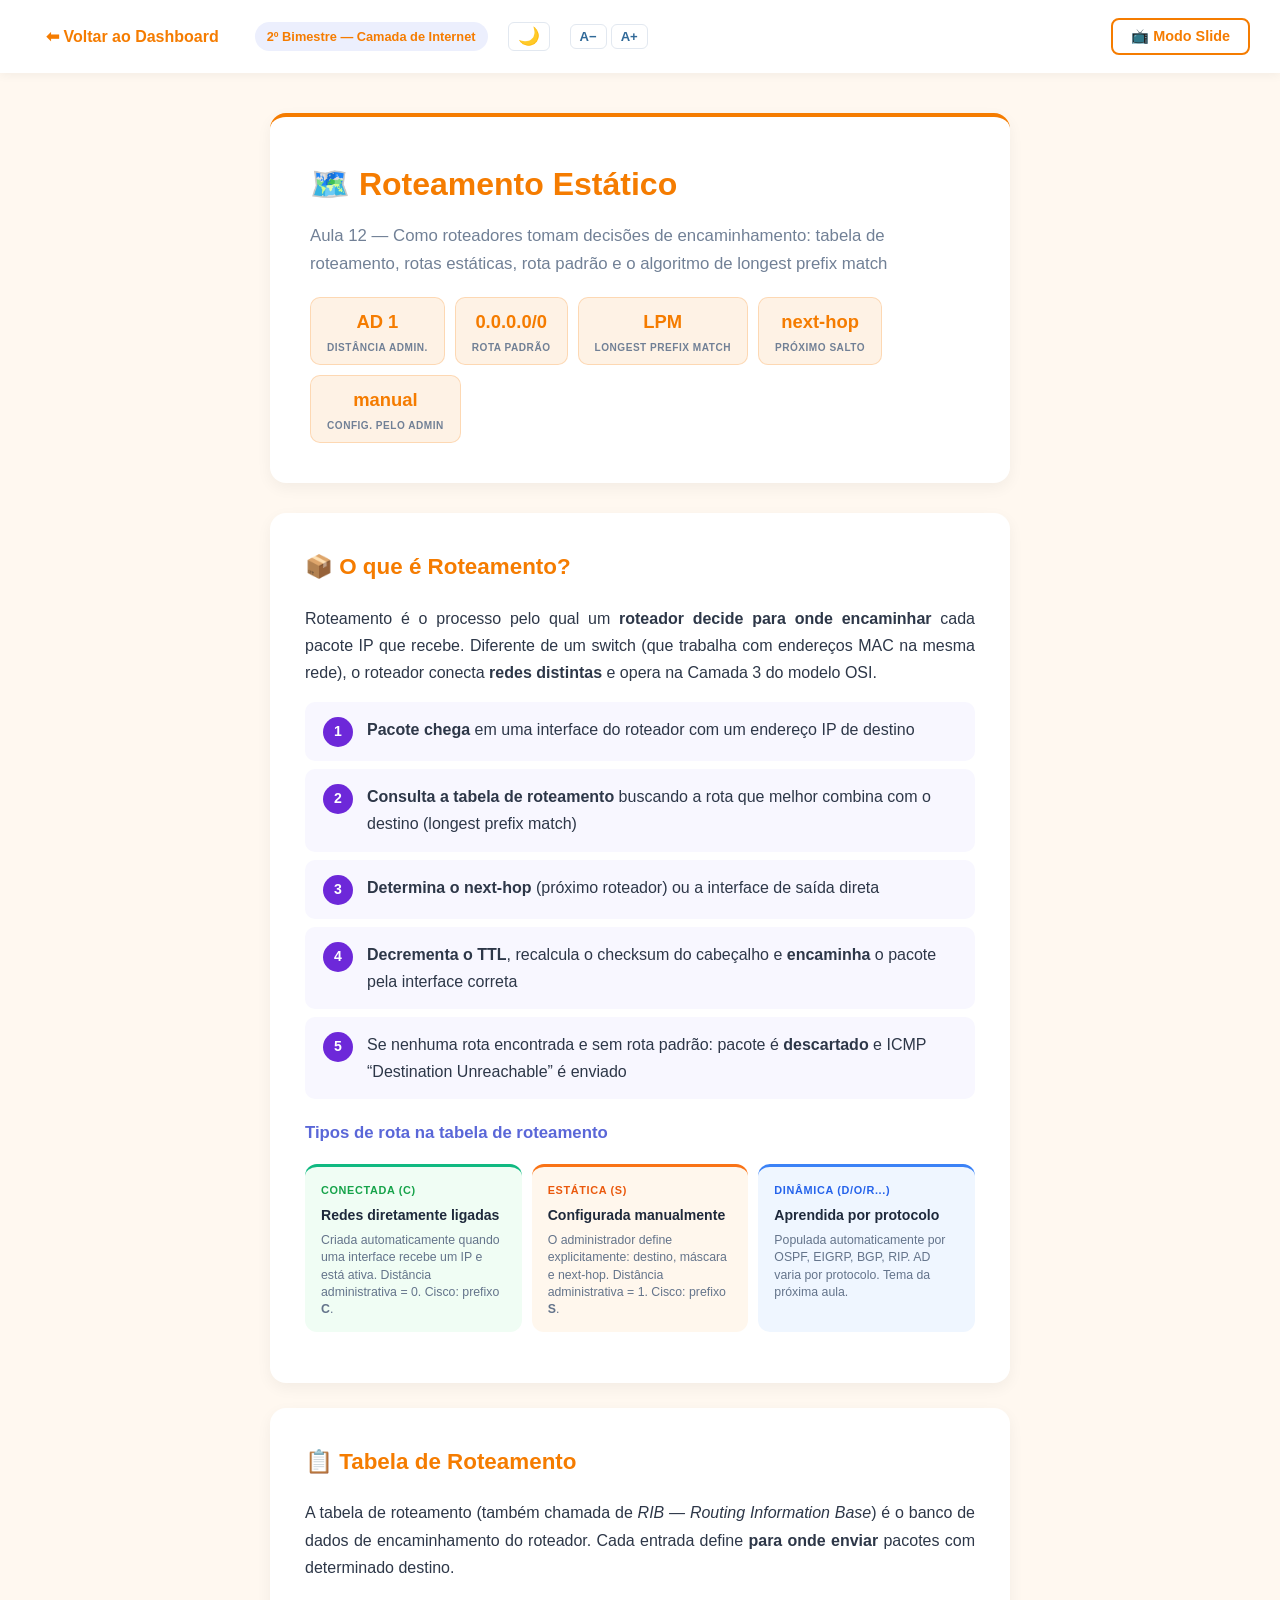
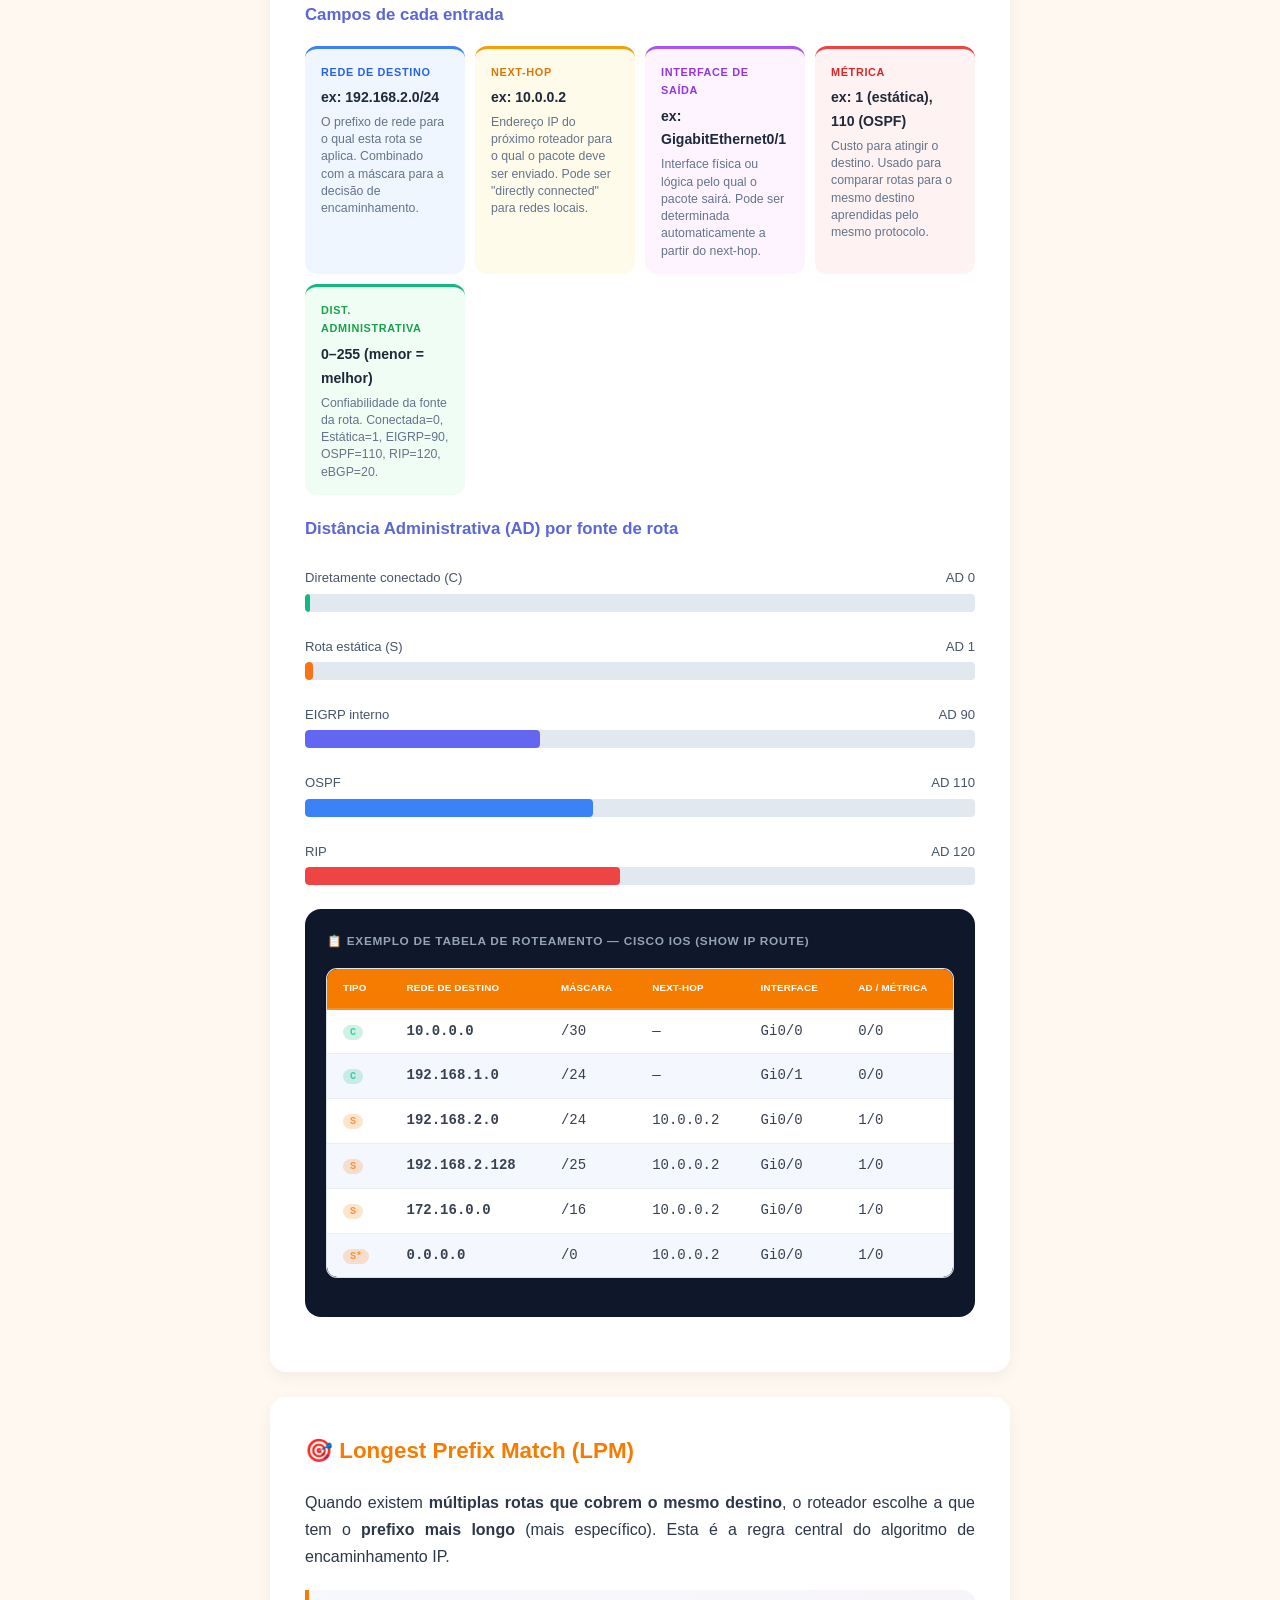
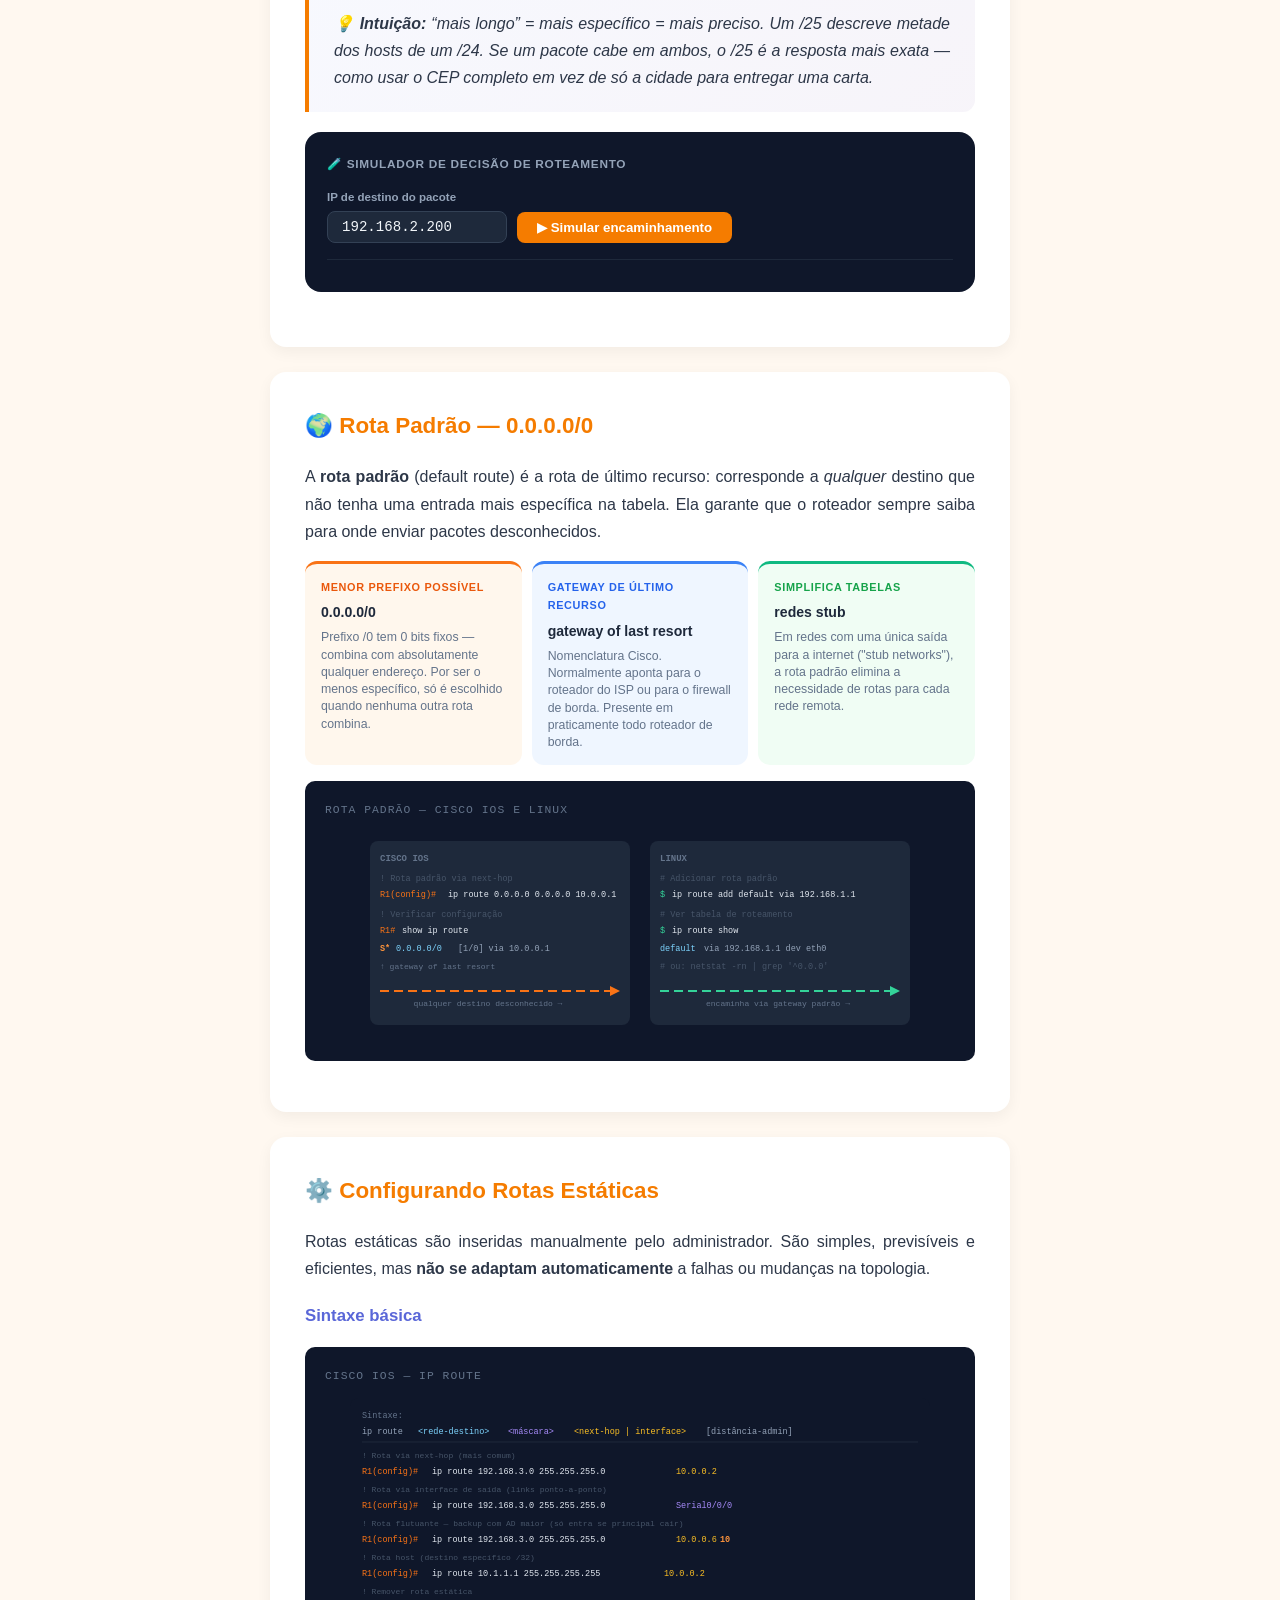
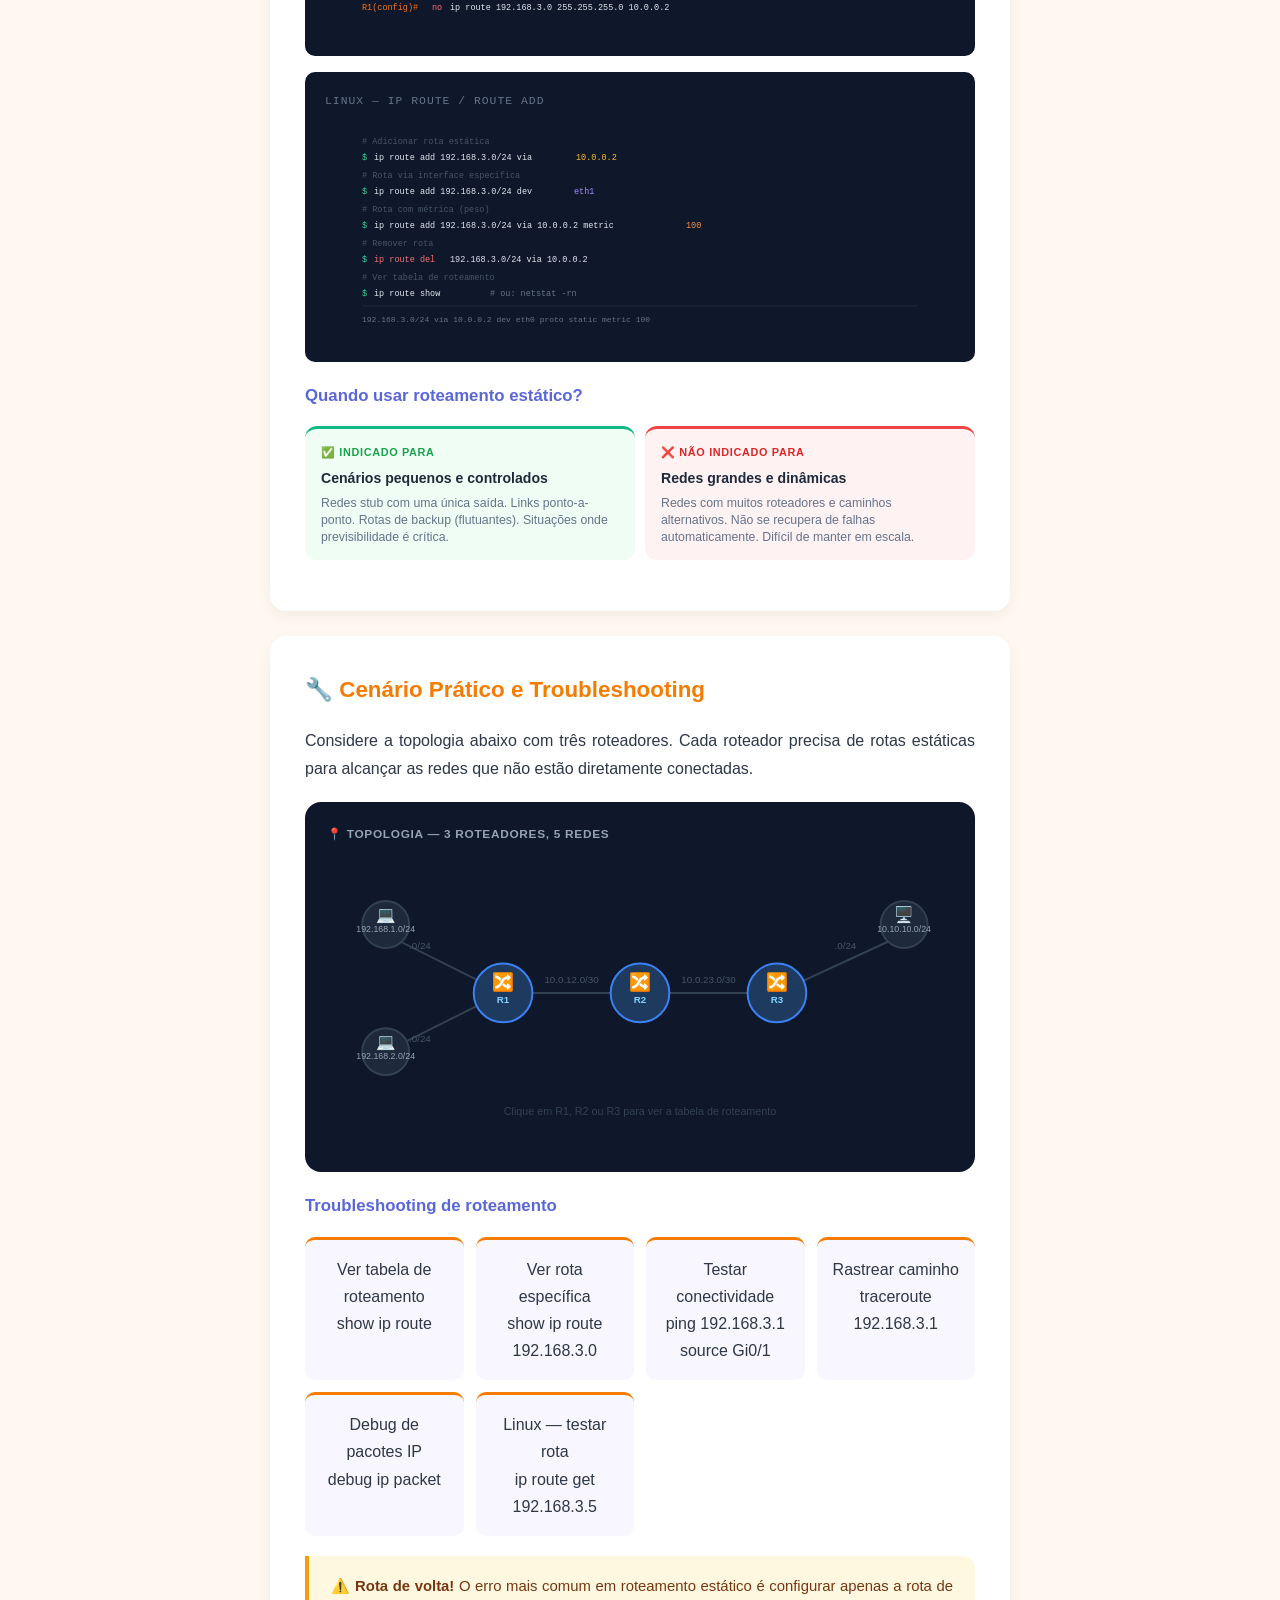
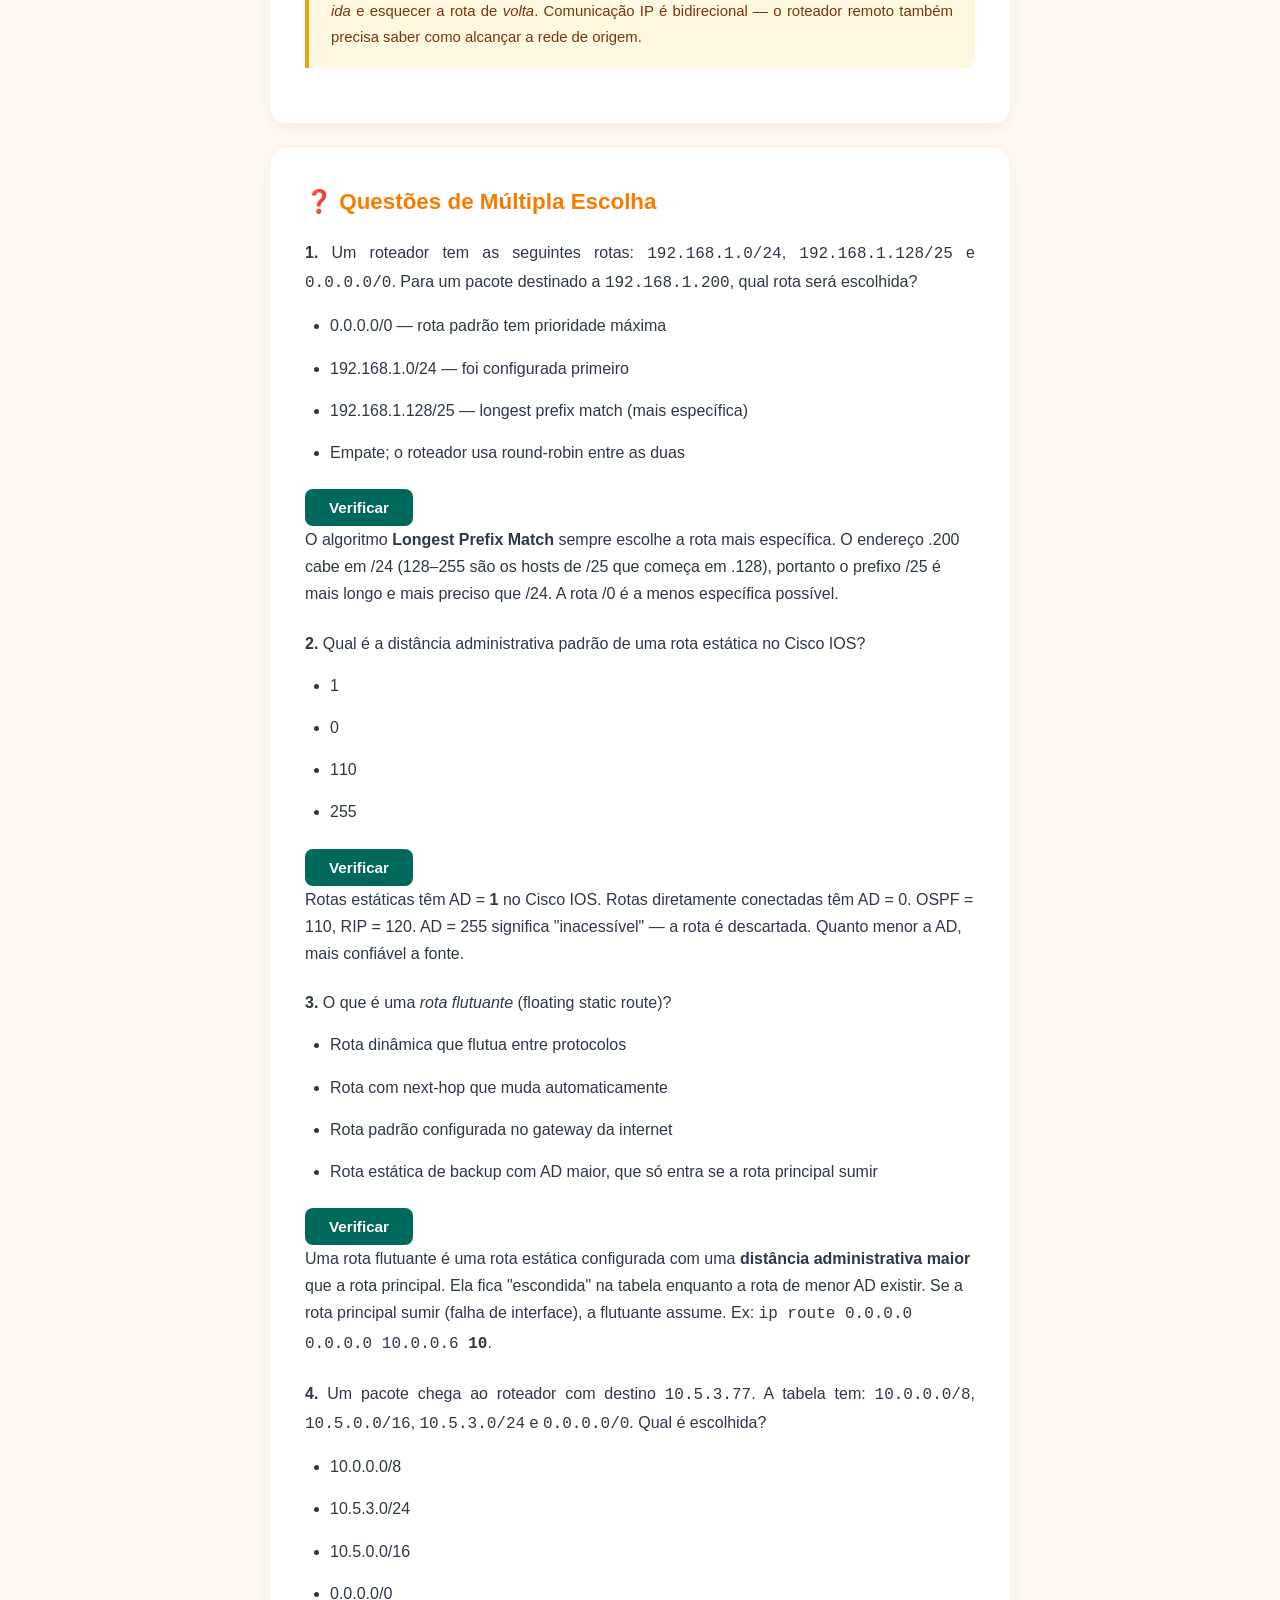
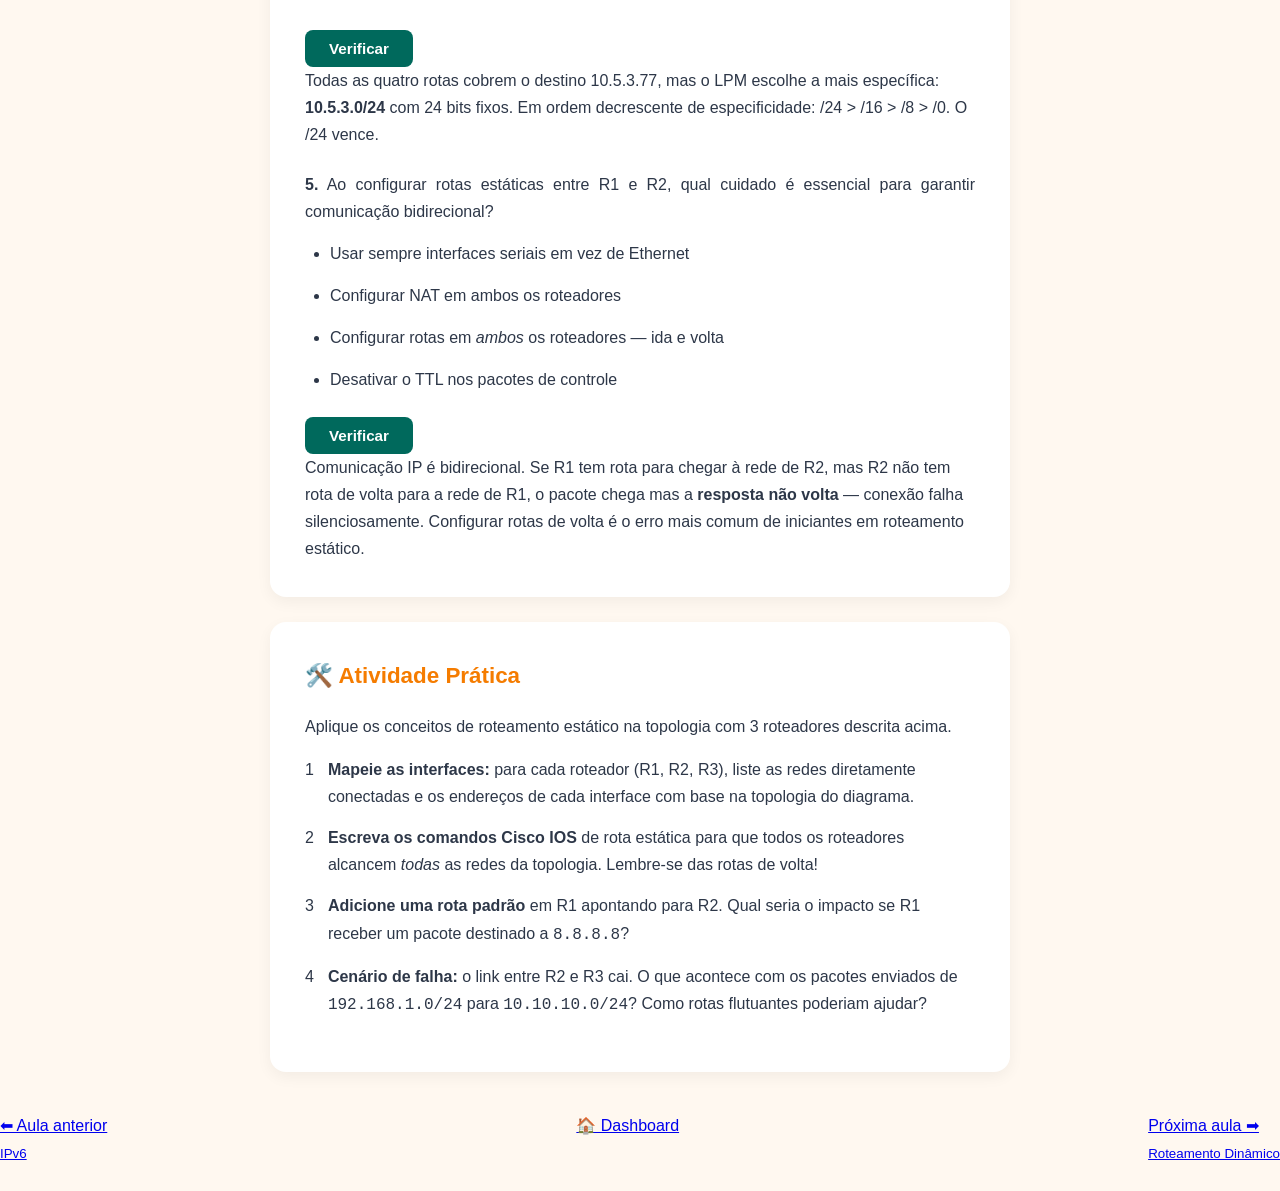
<file: rc12-roteamento-estatico.html>
<!DOCTYPE html>
<html lang="pt-BR">
<head>
    <meta charset="UTF-8">
    <meta name="viewport" content="width=device-width, initial-scale=1.0">
    <title>Aula 12 &mdash; Roteamento Est&aacute;tico</title>
    <link rel="stylesheet" href="slide-mode.css">
    <link rel="stylesheet" href="exercise.css">
    <link rel="stylesheet" href="lesson.css">
    <style>
        :root { --primary:#f57c00; --secondary:#e65100; --bg-light:#fff8f0; --text-dark:#2d3748; }

        /* ── HERO STATS ── */
        .hero-stats { display:flex; flex-wrap:wrap; gap:10px; margin-top:18px; }
        .hero-stat { background:rgba(245,124,0,.1); border:1px solid rgba(245,124,0,.22); border-radius:10px; padding:8px 16px; text-align:center; }
        .hero-stat-val { display:block; font-size:1.15em; font-weight:800; color:var(--primary); }
        .hero-stat-lbl { display:block; font-size:.63em; color:#718096; font-weight:700; text-transform:uppercase; letter-spacing:.05em; margin-top:2px; }

        /* ── TRAIT GRID ── */
        .trait-grid { display:grid; grid-template-columns:repeat(auto-fit,minmax(155px,1fr)); gap:10px; margin:16px 0; }
        .trait-card { border-radius:12px; padding:14px 16px; border-top:3px solid transparent; }
        .tc-red    { background:#fef2f2; border-top-color:#ef4444; }
        .tc-amber  { background:#fffbeb; border-top-color:#f59e0b; }
        .tc-blue   { background:#eff6ff; border-top-color:#3b82f6; }
        .tc-purple { background:#fdf4ff; border-top-color:#a855f7; }
        .tc-green  { background:#f0fdf4; border-top-color:#10b981; }
        .tc-orange { background:#fff7ed; border-top-color:#f97316; }
        .trait-prop { font-size:.68em; font-weight:800; text-transform:uppercase; letter-spacing:.06em; margin-bottom:5px; }
        .tc-red    .trait-prop { color:#dc2626; }
        .tc-amber  .trait-prop { color:#d97706; }
        .tc-blue   .trait-prop { color:#2563eb; }
        .tc-purple .trait-prop { color:#9333ea; }
        .tc-green  .trait-prop { color:#16a34a; }
        .tc-orange .trait-prop { color:#ea580c; }
        .trait-val  { font-size:.88em; font-weight:700; color:#1e293b; margin-bottom:4px; }
        .trait-impl { font-size:.77em; color:#64748b; line-height:1.4; }

        /* ── ROUTING TABLE ── */
        .rtable-wrap { background:#0f172a; border-radius:16px; padding:22px; margin:20px 0; overflow-x:auto; }
        .rtable { width:100%; border-collapse:collapse; font-size:.82em; min-width:500px; }
        .rtable th { background:#1e293b; color:#64748b; padding:9px 12px; text-align:left; font-size:.7em; text-transform:uppercase; letter-spacing:.06em; border-bottom:1px solid #334155; }
        .rtable td { padding:9px 12px; border-bottom:1px solid #1e293b; font-family:monospace; }
        .rtable tr { transition:background .2s; }
        .rtable tr.match    { background:rgba(245,124,0,.18) !important; }
        .rtable tr.best     { background:rgba(16,185,129,.18) !important; }
        .rtable tr.nomatch  { opacity:.35; }
        .rtable tr.checking { background:rgba(59,130,246,.12) !important; }
        .rt-dest  { color:#7dd3fc; font-weight:700; }
        .rt-mask  { color:#94a3b8; }
        .rt-nh    { color:#fbbf24; }
        .rt-iface { color:#a78bfa; }
        .rt-type  { font-size:.72em; padding:2px 7px; border-radius:8px; font-weight:700; font-family:inherit; }
        .rt-type-c { background:rgba(16,185,129,.2); color:#34d399; }
        .rt-type-s { background:rgba(245,124,0,.2);  color:#fb923c; }
        .rt-type-d { background:rgba(59,130,246,.2); color:#60a5fa; }

        /* ── ROUTE DECISION SIMULATOR ── */
        .sim-wrap { background:#0f172a; border-radius:16px; padding:22px; margin:20px 0; }
        .sim-bar  { display:flex; flex-wrap:wrap; gap:10px; align-items:flex-end; margin-bottom:16px; }
        .sim-bar label { color:#94a3b8; font-size:.72em; font-weight:700; display:block; margin-bottom:4px; }
        .sim-bar input  { background:#1e293b; color:#f1f5f9; border:1px solid #334155; border-radius:8px; padding:7px 14px; font-size:.88em; font-family:monospace; width:180px; outline:none; }
        .sim-bar input:focus { border-color:#f57c00; }
        .sim-btn { background:#f57c00; color:#fff; border:none; border-radius:8px; padding:8px 20px; font-size:.83em; font-weight:700; cursor:pointer; font-family:inherit; transition:background .2s; }
        .sim-btn:hover { background:#ea580c; }
        .sim-log  { border-top:1px solid #1e293b; margin-top:14px; padding-top:10px; max-height:140px; overflow-y:auto; }
        .sim-verdict { background:#1e293b; border-radius:10px; padding:12px 16px; margin-top:10px; animation:slideDown .22s ease; }

        /* ── TOPOLOGY DIAGRAM ── */
        .topo-wrap { background:#0f172a; border-radius:16px; padding:22px; margin:20px 0; }
        .topo-svg-wrap { overflow-x:auto; }
        .topo-node { cursor:pointer; }
        .topo-node circle { transition:fill .25s, stroke .25s; }
        .topo-node text   { font-family:inherit; pointer-events:none; }
        .topo-node.active circle { stroke:#f97316 !important; stroke-width:3px !important; }
        .topo-link { stroke:#334155; stroke-width:2; }
        .topo-link.active { stroke:#f97316; stroke-width:3; }
        .topo-pkt { fill:#f97316; }

        /* ── LPM VISUALIZER ── */
        .lpm-wrap { background:#0f172a; border-radius:14px; padding:18px 22px; margin:16px 0; }
        .lpm-row  { display:flex; align-items:center; gap:10px; padding:7px 0; border-bottom:1px solid #1e293b; }
        .lpm-row:last-child { border-bottom:none; }
        .lpm-bits { display:flex; gap:2px; font-family:monospace; font-size:.72em; }
        .lpm-bit  { width:16px; height:20px; display:flex; align-items:center; justify-content:center; border-radius:3px; }
        .lpm-bit-match  { background:#1d4ed8; color:#bfdbfe; }
        .lpm-bit-fail   { background:#7f1d1d; color:#fca5a5; }
        .lpm-bit-host   { background:#1e293b; color:#334155; }
        .lpm-prefix { font-family:monospace; font-size:.82em; color:#94a3b8; min-width:130px; }
        .lpm-result { font-size:.72em; font-weight:700; padding:2px 8px; border-radius:8px; }
        .lpm-ok   { background:rgba(16,185,129,.2); color:#34d399; }
        .lpm-fail { background:rgba(239,68,68,.2); color:#f87171; }
        .lpm-best { background:rgba(245,124,0,.25); color:#fb923c; }

        @keyframes fadeIn   { from{opacity:0} to{opacity:1} }
        @keyframes slideDown{ from{opacity:0;transform:translateY(-8px)} to{opacity:1;transform:translateY(0)} }
        @keyframes pulse    { 0%,100%{opacity:1} 50%{opacity:.4} }

        @media(max-width:600px){
            .trait-grid { grid-template-columns:1fr 1fr; }
            .sim-bar input { width:140px; }
            .lpm-bit { width:12px; font-size:.62em; }
        }

        /* ── Viz Wrappers ── */
        .viz-wrap{background:#0f172a;border-radius:10px;padding:1.25rem;margin:1rem 0;overflow:hidden}
        .viz-title{color:#64748b;font-size:.71rem;text-transform:uppercase;letter-spacing:.09em;margin-bottom:.75rem;font-family:'Courier New',monospace}
        @keyframes draw-path{from{stroke-dashoffset:900}to{stroke-dashoffset:0}}
        .tw-wire{stroke-dasharray:900;stroke-dashoffset:900;animation:draw-path 2s ease forwards}
        @keyframes dash-flow{from{stroke-dashoffset:18}to{stroke-dashoffset:0}}
        .flow-line{stroke-dasharray:9 5;animation:dash-flow .7s linear infinite}
        @keyframes route-hop{0%{transform:translate(0,0);opacity:1}33%{transform:translate(100px,-20px);opacity:1}66%{transform:translate(200px,10px);opacity:1}100%{transform:translate(300px,0);opacity:.1}}
        .route-pkt{animation:route-hop 3s linear infinite}
        @keyframes table-row-in{from{opacity:0;transform:translateX(-15px)}to{opacity:1;transform:translateX(0)}}
        .rt-row{animation:table-row-in .5s ease forwards;opacity:0}
        .rt-row:nth-child(1){animation-delay:.2s}
        .rt-row:nth-child(2){animation-delay:.5s}
        .rt-row:nth-child(3){animation-delay:.8s}
        .rt-row:nth-child(4){animation-delay:1.1s}
        @keyframes router-pulse{0%,100%{fill:rgba(16,185,129,.2)}50%{fill:rgba(16,185,129,.6)}}
        .router-icon{animation:router-pulse 1.8s ease-in-out infinite}
        @keyframes link-flash{0%{stroke:rgba(99,102,241,.3)}50%{stroke:rgba(99,102,241,.9)}100%{stroke:rgba(99,102,241,.3)}}
        .active-link{animation:link-flash 1.5s ease-in-out infinite}
        /* ── Comparison Bars ── */
        .bar-section{margin:1.5rem 0}
        .bar-label{display:flex;justify-content:space-between;font-size:.82rem;color:#475569;margin-bottom:4px}
        .bar-track{background:#e2e8f0;border-radius:4px;height:18px;overflow:hidden}
        .bar-fill{height:100%;border-radius:4px;width:0;transition:width 1.4s cubic-bezier(.4,0,.2,1)}
    </style>
</head>
<body>

<div class="top-bar">
    <a href="index.html" class="back-btn">&#x2B05; Voltar ao Dashboard</a>
    <span class="page-badge">2&ordm; Bimestre &mdash; Camada de Internet</span>
    <button class="slide-toggle" id="slideToggleBtn">&#x1F4FA; Modo Slide</button>
</div>

<div class="content-wrapper">

    <div class="lesson-hero">
        <h1>&#x1F5FA;&#xFE0F; Roteamento Est&aacute;tico</h1>
        <p class="subtitle">Aula 12 &mdash; Como roteadores tomam decis&otilde;es de encaminhamento: tabela de roteamento, rotas est&aacute;ticas, rota padr&atilde;o e o algoritmo de longest prefix match</p>
        <div class="hero-stats">
            <div class="hero-stat"><span class="hero-stat-val">AD 1</span><span class="hero-stat-lbl">distância admin.</span></div>
            <div class="hero-stat"><span class="hero-stat-val">0.0.0.0/0</span><span class="hero-stat-lbl">rota padrão</span></div>
            <div class="hero-stat"><span class="hero-stat-val">LPM</span><span class="hero-stat-lbl">longest prefix match</span></div>
            <div class="hero-stat"><span class="hero-stat-val">next-hop</span><span class="hero-stat-lbl">próximo salto</span></div>
            <div class="hero-stat"><span class="hero-stat-val">manual</span><span class="hero-stat-lbl">config. pelo admin</span></div>
        </div>
    </div>

    <!-- CARD 1 — O que é Roteamento -->
    <div class="content-card">
        <h2>&#x1F4E6; O que &eacute; Roteamento?</h2>
        <p>Roteamento &eacute; o processo pelo qual um <strong>roteador decide para onde encaminhar</strong> cada pacote IP que recebe. Diferente de um switch (que trabalha com endere&ccedil;os MAC na mesma rede), o roteador conecta <strong>redes distintas</strong> e opera na Camada 3 do modelo OSI.</p>

        <div class="flow-steps">
            <div class="flow-step">
                <span class="step-num">1</span>
                <div><strong>Pacote chega</strong> em uma interface do roteador com um endere&ccedil;o IP de destino</div>
            </div>
            <div class="flow-step">
                <span class="step-num">2</span>
                <div><strong>Consulta a tabela de roteamento</strong> buscando a rota que melhor combina com o destino (longest prefix match)</div>
            </div>
            <div class="flow-step">
                <span class="step-num">3</span>
                <div><strong>Determina o next-hop</strong> (pr&oacute;ximo roteador) ou a interface de sa&iacute;da direta</div>
            </div>
            <div class="flow-step">
                <span class="step-num">4</span>
                <div><strong>Decrementa o TTL</strong>, recalcula o checksum do cabe&ccedil;alho e <strong>encaminha</strong> o pacote pela interface correta</div>
            </div>
            <div class="flow-step">
                <span class="step-num">5</span>
                <div>Se nenhuma rota encontrada e sem rota padr&atilde;o: pacote &eacute; <strong>descartado</strong> e ICMP &ldquo;Destination Unreachable&rdquo; &eacute; enviado</div>
            </div>
        </div>

        <h3>Tipos de rota na tabela de roteamento</h3>
        <div class="trait-grid">
            <div class="trait-card tc-green">
                <div class="trait-prop">Conectada (C)</div>
                <div class="trait-val">Redes diretamente ligadas</div>
                <div class="trait-impl">Criada automaticamente quando uma interface recebe um IP e está ativa. Distância administrativa = 0. Cisco: prefixo <strong>C</strong>.</div>
            </div>
            <div class="trait-card tc-orange">
                <div class="trait-prop">Est&aacute;tica (S)</div>
                <div class="trait-val">Configurada manualmente</div>
                <div class="trait-impl">O administrador define explicitamente: destino, máscara e next-hop. Distância administrativa = 1. Cisco: prefixo <strong>S</strong>.</div>
            </div>
            <div class="trait-card tc-blue">
                <div class="trait-prop">Din&acirc;mica (D/O/R...)</div>
                <div class="trait-val">Aprendida por protocolo</div>
                <div class="trait-impl">Populada automaticamente por OSPF, EIGRP, BGP, RIP. AD varia por protocolo. Tema da próxima aula.</div>
            </div>
        </div>
    </div>

    <!-- CARD 2 — Tabela de Roteamento -->
    <div class="content-card">
        <h2>&#x1F4CB; Tabela de Roteamento</h2>
        <p>A tabela de roteamento (também chamada de <em>RIB — Routing Information Base</em>) &eacute; o banco de dados de encaminhamento do roteador. Cada entrada define <strong>para onde enviar</strong> pacotes com determinado destino.</p>

        <h3>Campos de cada entrada</h3>
        <div class="trait-grid">
            <div class="trait-card tc-blue">
                <div class="trait-prop">Rede de Destino</div>
                <div class="trait-val">ex: 192.168.2.0/24</div>
                <div class="trait-impl">O prefixo de rede para o qual esta rota se aplica. Combinado com a máscara para a decisão de encaminhamento.</div>
            </div>
            <div class="trait-card tc-amber">
                <div class="trait-prop">Next-Hop</div>
                <div class="trait-val">ex: 10.0.0.2</div>
                <div class="trait-impl">Endereço IP do próximo roteador para o qual o pacote deve ser enviado. Pode ser "directly connected" para redes locais.</div>
            </div>
            <div class="trait-card tc-purple">
                <div class="trait-prop">Interface de Sa&iacute;da</div>
                <div class="trait-val">ex: GigabitEthernet0/1</div>
                <div class="trait-impl">Interface física ou lógica pelo qual o pacote sairá. Pode ser determinada automaticamente a partir do next-hop.</div>
            </div>
            <div class="trait-card tc-red">
                <div class="trait-prop">M&eacute;trica</div>
                <div class="trait-val">ex: 1 (estática), 110 (OSPF)</div>
                <div class="trait-impl">Custo para atingir o destino. Usado para comparar rotas para o mesmo destino aprendidas pelo mesmo protocolo.</div>
            </div>
            <div class="trait-card tc-green">
                <div class="trait-prop">Dist. Administrativa</div>
                <div class="trait-val">0–255 (menor = melhor)</div>
                <div class="trait-impl">Confiabilidade da fonte da rota. Conectada=0, Estática=1, EIGRP=90, OSPF=110, RIP=120, eBGP=20.</div>
            </div>
        </div>

        <!-- Administrative Distance Bars -->
        <h3>Dist&acirc;ncia Administrativa (AD) por fonte de rota</h3>
        <div class="bar-section">
            <div class="bar-label"><span>Diretamente conectado (C)</span><span>AD 0</span></div>
            <div class="bar-track"><div class="bar-fill" data-w="0.8%" style="background:#10b981;"></div></div>
        </div>
        <div class="bar-section">
            <div class="bar-label"><span>Rota est&aacute;tica (S)</span><span>AD 1</span></div>
            <div class="bar-track"><div class="bar-fill" data-w="1.2%" style="background:#f97316;"></div></div>
        </div>
        <div class="bar-section">
            <div class="bar-label"><span>EIGRP interno</span><span>AD 90</span></div>
            <div class="bar-track"><div class="bar-fill" data-w="35%" style="background:#6366f1;"></div></div>
        </div>
        <div class="bar-section">
            <div class="bar-label"><span>OSPF</span><span>AD 110</span></div>
            <div class="bar-track"><div class="bar-fill" data-w="43%" style="background:#3b82f6;"></div></div>
        </div>
        <div class="bar-section">
            <div class="bar-label"><span>RIP</span><span>AD 120</span></div>
            <div class="bar-track"><div class="bar-fill" data-w="47%" style="background:#ef4444;"></div></div>
        </div>

        <!-- Routing Table Example -->
        <div class="rtable-wrap">
            <div style="color:#94a3b8;font-size:.74em;font-weight:700;text-transform:uppercase;letter-spacing:.06em;margin-bottom:12px;">&#x1F4CB; Exemplo de tabela de roteamento &mdash; Cisco IOS (show ip route)</div>
            <table class="rtable" id="routeTable">
                <thead>
                    <tr>
                        <th>Tipo</th>
                        <th>Rede de Destino</th>
                        <th>Máscara</th>
                        <th>Next-Hop</th>
                        <th>Interface</th>
                        <th>AD / Métrica</th>
                    </tr>
                </thead>
                <tbody>
                    <tr data-net="10.0.0.0"   data-prefix="30">
                        <td><span class="rt-type rt-type-c">C</span></td>
                        <td class="rt-dest">10.0.0.0</td>
                        <td class="rt-mask">/30</td>
                        <td class="rt-nh">—</td>
                        <td class="rt-iface">Gi0/0</td>
                        <td>0/0</td>
                    </tr>
                    <tr data-net="192.168.1.0" data-prefix="24">
                        <td><span class="rt-type rt-type-c">C</span></td>
                        <td class="rt-dest">192.168.1.0</td>
                        <td class="rt-mask">/24</td>
                        <td class="rt-nh">—</td>
                        <td class="rt-iface">Gi0/1</td>
                        <td>0/0</td>
                    </tr>
                    <tr data-net="192.168.2.0" data-prefix="24">
                        <td><span class="rt-type rt-type-s">S</span></td>
                        <td class="rt-dest">192.168.2.0</td>
                        <td class="rt-mask">/24</td>
                        <td class="rt-nh">10.0.0.2</td>
                        <td class="rt-iface">Gi0/0</td>
                        <td>1/0</td>
                    </tr>
                    <tr data-net="192.168.2.128" data-prefix="25">
                        <td><span class="rt-type rt-type-s">S</span></td>
                        <td class="rt-dest">192.168.2.128</td>
                        <td class="rt-mask">/25</td>
                        <td class="rt-nh">10.0.0.2</td>
                        <td class="rt-iface">Gi0/0</td>
                        <td>1/0</td>
                    </tr>
                    <tr data-net="172.16.0.0"  data-prefix="16">
                        <td><span class="rt-type rt-type-s">S</span></td>
                        <td class="rt-dest">172.16.0.0</td>
                        <td class="rt-mask">/16</td>
                        <td class="rt-nh">10.0.0.2</td>
                        <td class="rt-iface">Gi0/0</td>
                        <td>1/0</td>
                    </tr>
                    <tr data-net="0.0.0.0"     data-prefix="0">
                        <td><span class="rt-type rt-type-s">S*</span></td>
                        <td class="rt-dest">0.0.0.0</td>
                        <td class="rt-mask">/0</td>
                        <td class="rt-nh">10.0.0.2</td>
                        <td class="rt-iface">Gi0/0</td>
                        <td>1/0</td>
                    </tr>
                </tbody>
            </table>
        </div>
    </div>

    <!-- CARD 3 — Longest Prefix Match + Simulator -->
    <div class="content-card">
        <h2>&#x1F3AF; Longest Prefix Match (LPM)</h2>
        <p>Quando existem <strong>m&uacute;ltiplas rotas que cobrem o mesmo destino</strong>, o roteador escolhe a que tem o <strong>prefixo mais longo</strong> (mais específico). Esta &eacute; a regra central do algoritmo de encaminhamento IP.</p>

        <div class="highlight-box">
            <p>&#x1F4A1; <strong>Intui&ccedil;&atilde;o:</strong> &ldquo;mais longo&rdquo; = mais específico = mais preciso. Um /25 descreve metade dos hosts de um /24. Se um pacote cabe em ambos, o /25 &eacute; a resposta mais exata — como usar o CEP completo em vez de só a cidade para entregar uma carta.</p>
        </div>

        <!-- LPM Visualizer -->
        <div class="lpm-wrap" id="lpmViz" style="display:none;">
            <div style="color:#94a3b8;font-size:.7em;font-weight:700;text-transform:uppercase;letter-spacing:.06em;margin-bottom:10px;">Compara&ccedil;&atilde;o bit a bit — destino vs. prefixos</div>
            <div id="lpmRows"></div>
        </div>

        <!-- Route Decision Simulator -->
        <div class="sim-wrap">
            <div style="color:#94a3b8;font-size:.74em;font-weight:700;text-transform:uppercase;letter-spacing:.06em;margin-bottom:14px;">&#x1F9EA; Simulador de decis&atilde;o de roteamento</div>
            <div class="sim-bar">
                <div>
                    <label>IP de destino do pacote</label>
                    <input id="simDest" value="192.168.2.200" placeholder="ex: 192.168.2.200">
                </div>
                <button class="sim-btn" onclick="runSim()">&#x25B6; Simular encaminhamento</button>
            </div>
            <div class="sim-log" id="simLog"></div>
            <div id="simVerdict"></div>
        </div>
    </div>

    <!-- CARD 4 — Rota Padrão -->
    <div class="content-card">
        <h2>&#x1F30D; Rota Padr&atilde;o &mdash; 0.0.0.0/0</h2>
        <p>A <strong>rota padr&atilde;o</strong> (default route) &eacute; a rota de &uacute;ltimo recurso: corresponde a <em>qualquer</em> destino que n&atilde;o tenha uma entrada mais espec&iacute;fica na tabela. Ela garante que o roteador sempre saiba para onde enviar pacotes desconhecidos.</p>

        <div class="trait-grid">
            <div class="trait-card tc-orange">
                <div class="trait-prop">Menor prefixo poss&iacute;vel</div>
                <div class="trait-val">0.0.0.0/0</div>
                <div class="trait-impl">Prefixo /0 tem 0 bits fixos — combina com absolutamente qualquer endereço. Por ser o menos específico, só é escolhido quando nenhuma outra rota combina.</div>
            </div>
            <div class="trait-card tc-blue">
                <div class="trait-prop">Gateway de &uacute;ltimo recurso</div>
                <div class="trait-val">gateway of last resort</div>
                <div class="trait-impl">Nomenclatura Cisco. Normalmente aponta para o roteador do ISP ou para o firewall de borda. Presente em praticamente todo roteador de borda.</div>
            </div>
            <div class="trait-card tc-green">
                <div class="trait-prop">Simplifica tabelas</div>
                <div class="trait-val">redes stub</div>
                <div class="trait-impl">Em redes com uma única saída para a internet ("stub networks"), a rota padrão elimina a necessidade de rotas para cada rede remota.</div>
            </div>
        </div>

        <div class="viz-wrap">
            <div class="viz-title">Rota padrão — Cisco IOS e Linux</div>
            <svg viewBox="0 0 560 200" width="100%" style="max-height:200px;">
                <!-- background panels -->
                <rect x="10" y="8" width="260" height="184" rx="8" fill="#1e293b"/>
                <rect x="290" y="8" width="260" height="184" rx="8" fill="#1e293b"/>
                <!-- panel labels -->
                <text x="20" y="28" fill="#64748b" font-size="9" font-family="monospace" font-weight="700">CISCO IOS</text>
                <text x="300" y="28" fill="#64748b" font-size="9" font-family="monospace" font-weight="700">LINUX</text>
                <!-- Cisco commands -->
                <text x="20" y="48" fill="#475569" font-size="8.5" font-family="monospace">! Rota padrão via next-hop</text>
                <text x="20" y="64" fill="#f97316" font-size="8.5" font-family="monospace">R1(config)#</text>
                <text x="88" y="64" fill="#e2e8f0" font-size="8.5" font-family="monospace">ip route 0.0.0.0 0.0.0.0 10.0.0.1</text>
                <text x="20" y="84" fill="#475569" font-size="8.5" font-family="monospace">! Verificar configuração</text>
                <text x="20" y="100" fill="#f97316" font-size="8.5" font-family="monospace">R1#</text>
                <text x="42" y="100" fill="#e2e8f0" font-size="8.5" font-family="monospace">show ip route</text>
                <!-- show ip route output animated -->
                <g class="rt-row">
                    <text x="20" y="118" fill="#fb923c" font-size="8.5" font-family="monospace" font-weight="700">S*</text>
                    <text x="36" y="118" fill="#7dd3fc" font-size="8.5" font-family="monospace">0.0.0.0/0</text>
                    <text x="98" y="118" fill="#94a3b8" font-size="8.5" font-family="monospace">[1/0] via 10.0.0.1</text>
                </g>
                <text x="20" y="136" fill="#64748b" font-size="8" font-family="monospace">     ↑ gateway of last resort</text>
                <!-- default route flow arrow -->
                <line x1="20" y1="158" x2="250" y2="158" class="flow-line" stroke="#f97316" stroke-width="2"/>
                <polygon points="250,153 260,158 250,163" fill="#f97316"/>
                <text x="128" y="173" fill="#64748b" font-size="8" font-family="monospace" text-anchor="middle">qualquer destino desconhecido →</text>
                <!-- Linux commands -->
                <text x="300" y="48" fill="#475569" font-size="8.5" font-family="monospace"># Adicionar rota padrão</text>
                <text x="300" y="64" fill="#34d399" font-size="8.5" font-family="monospace">$</text>
                <text x="312" y="64" fill="#e2e8f0" font-size="8.5" font-family="monospace">ip route add default via 192.168.1.1</text>
                <text x="300" y="84" fill="#475569" font-size="8.5" font-family="monospace"># Ver tabela de roteamento</text>
                <text x="300" y="100" fill="#34d399" font-size="8.5" font-family="monospace">$</text>
                <text x="312" y="100" fill="#e2e8f0" font-size="8.5" font-family="monospace">ip route show</text>
                <g class="rt-row">
                    <text x="300" y="118" fill="#7dd3fc" font-size="8.5" font-family="monospace">default</text>
                    <text x="344" y="118" fill="#94a3b8" font-size="8.5" font-family="monospace">via 192.168.1.1 dev eth0</text>
                </g>
                <text x="300" y="136" fill="#475569" font-size="8.5" font-family="monospace"># ou: netstat -rn | grep '^0.0.0'</text>
                <!-- Linux flow arrow -->
                <line x1="300" y1="158" x2="530" y2="158" class="flow-line" stroke="#34d399" stroke-width="2"/>
                <polygon points="530,153 540,158 530,163" fill="#34d399"/>
                <text x="418" y="173" fill="#64748b" font-size="8" font-family="monospace" text-anchor="middle">encaminha via gateway padrão →</text>
            </svg>
        </div>
    </div>

    <!-- CARD 5 — Configuração de Rotas Estáticas -->
    <div class="content-card">
        <h2>&#x2699;&#xFE0F; Configurando Rotas Est&aacute;ticas</h2>
        <p>Rotas est&aacute;ticas s&atilde;o inseridas manualmente pelo administrador. S&atilde;o simples, previs&iacute;veis e eficientes, mas <strong>n&atilde;o se adaptam automaticamente</strong> a falhas ou mudan&ccedil;as na topologia.</p>

        <h3>Sintaxe b&aacute;sica</h3>
        <div class="viz-wrap">
            <div class="viz-title">Cisco IOS — ip route</div>
            <svg viewBox="0 0 580 230" width="100%" style="max-height:230px;">
                <rect x="0" y="0" width="580" height="230" rx="8" fill="#0f172a"/>
                <!-- syntax line -->
                <text x="12" y="20" fill="#64748b" font-size="8.5" font-family="monospace">Sintaxe:</text>
                <text x="12" y="36" fill="#94a3b8" font-size="8.5" font-family="monospace">  ip route</text>
                <text x="68" y="36" fill="#7dd3fc" font-size="8.5" font-family="monospace">&lt;rede-destino&gt;</text>
                <text x="158" y="36" fill="#a78bfa" font-size="8.5" font-family="monospace">&lt;máscara&gt;</text>
                <text x="224" y="36" fill="#fbbf24" font-size="8.5" font-family="monospace">&lt;next-hop | interface&gt;</text>
                <text x="356" y="36" fill="#94a3b8" font-size="8.5" font-family="monospace">[distância-admin]</text>
                <line x1="12" y1="44" x2="568" y2="44" stroke="#1e293b" stroke-width="1"/>
                <!-- examples, each as rt-row animated -->
                <text x="12" y="60" fill="#475569" font-size="8" font-family="monospace">! Rota via next-hop (mais comum)</text>
                <g class="rt-row">
                    <text x="12" y="76" fill="#f97316" font-size="8.5" font-family="monospace">R1(config)#</text>
                    <text x="82" y="76" fill="#e2e8f0" font-size="8.5" font-family="monospace">ip route 192.168.3.0 255.255.255.0</text>
                    <text x="326" y="76" fill="#fbbf24" font-size="8.5" font-family="monospace">10.0.0.2</text>
                </g>
                <text x="12" y="94" fill="#475569" font-size="8" font-family="monospace">! Rota via interface de saída (links ponto-a-ponto)</text>
                <g class="rt-row">
                    <text x="12" y="110" fill="#f97316" font-size="8.5" font-family="monospace">R1(config)#</text>
                    <text x="82" y="110" fill="#e2e8f0" font-size="8.5" font-family="monospace">ip route 192.168.3.0 255.255.255.0</text>
                    <text x="326" y="110" fill="#a78bfa" font-size="8.5" font-family="monospace">Serial0/0/0</text>
                </g>
                <text x="12" y="128" fill="#475569" font-size="8" font-family="monospace">! Rota flutuante — backup com AD maior (só entra se principal cair)</text>
                <g class="rt-row">
                    <text x="12" y="144" fill="#f97316" font-size="8.5" font-family="monospace">R1(config)#</text>
                    <text x="82" y="144" fill="#e2e8f0" font-size="8.5" font-family="monospace">ip route 192.168.3.0 255.255.255.0</text>
                    <text x="326" y="144" fill="#fbbf24" font-size="8.5" font-family="monospace">10.0.0.6</text>
                    <text x="370" y="144" fill="#fb923c" font-size="8.5" font-family="monospace" font-weight="700">10</text>
                </g>
                <text x="12" y="162" fill="#475569" font-size="8" font-family="monospace">! Rota host (destino específico /32)</text>
                <g class="rt-row">
                    <text x="12" y="178" fill="#f97316" font-size="8.5" font-family="monospace">R1(config)#</text>
                    <text x="82" y="178" fill="#e2e8f0" font-size="8.5" font-family="monospace">ip route 10.1.1.1 255.255.255.255</text>
                    <text x="314" y="178" fill="#fbbf24" font-size="8.5" font-family="monospace">10.0.0.2</text>
                </g>
                <text x="12" y="196" fill="#475569" font-size="8" font-family="monospace">! Remover rota estática</text>
                <g class="rt-row">
                    <text x="12" y="212" fill="#f97316" font-size="8.5" font-family="monospace">R1(config)#</text>
                    <text x="82" y="212" fill="#f87171" font-size="8.5" font-family="monospace">no</text>
                    <text x="100" y="212" fill="#e2e8f0" font-size="8.5" font-family="monospace">ip route 192.168.3.0 255.255.255.0 10.0.0.2</text>
                </g>
            </svg>
        </div>

        <div class="viz-wrap">
            <div class="viz-title">Linux — ip route / route add</div>
            <svg viewBox="0 0 580 210" width="100%" style="max-height:210px;">
                <rect x="0" y="0" width="580" height="210" rx="8" fill="#0f172a"/>
                <text x="12" y="20" fill="#475569" font-size="8.5" font-family="monospace"># Adicionar rota estática</text>
                <g class="rt-row">
                    <text x="12" y="36" fill="#34d399" font-size="8.5" font-family="monospace">$</text>
                    <text x="24" y="36" fill="#e2e8f0" font-size="8.5" font-family="monospace">ip route add 192.168.3.0/24 via</text>
                    <text x="226" y="36" fill="#fbbf24" font-size="8.5" font-family="monospace">10.0.0.2</text>
                </g>
                <text x="12" y="54" fill="#475569" font-size="8.5" font-family="monospace"># Rota via interface específica</text>
                <g class="rt-row">
                    <text x="12" y="70" fill="#34d399" font-size="8.5" font-family="monospace">$</text>
                    <text x="24" y="70" fill="#e2e8f0" font-size="8.5" font-family="monospace">ip route add 192.168.3.0/24 dev</text>
                    <text x="224" y="70" fill="#a78bfa" font-size="8.5" font-family="monospace">eth1</text>
                </g>
                <text x="12" y="88" fill="#475569" font-size="8.5" font-family="monospace"># Rota com métrica (peso)</text>
                <g class="rt-row">
                    <text x="12" y="104" fill="#34d399" font-size="8.5" font-family="monospace">$</text>
                    <text x="24" y="104" fill="#e2e8f0" font-size="8.5" font-family="monospace">ip route add 192.168.3.0/24 via 10.0.0.2 metric</text>
                    <text x="336" y="104" fill="#fb923c" font-size="8.5" font-family="monospace">100</text>
                </g>
                <text x="12" y="122" fill="#475569" font-size="8.5" font-family="monospace"># Remover rota</text>
                <g class="rt-row">
                    <text x="12" y="138" fill="#34d399" font-size="8.5" font-family="monospace">$</text>
                    <text x="24" y="138" fill="#f87171" font-size="8.5" font-family="monospace">ip route del</text>
                    <text x="100" y="138" fill="#e2e8f0" font-size="8.5" font-family="monospace">192.168.3.0/24 via 10.0.0.2</text>
                </g>
                <text x="12" y="156" fill="#475569" font-size="8.5" font-family="monospace"># Ver tabela de roteamento</text>
                <g class="rt-row">
                    <text x="12" y="172" fill="#34d399" font-size="8.5" font-family="monospace">$</text>
                    <text x="24" y="172" fill="#e2e8f0" font-size="8.5" font-family="monospace">ip route show</text>
                    <text x="140" y="172" fill="#64748b" font-size="8.5" font-family="monospace">  # ou:  netstat -rn</text>
                </g>
                <line x1="12" y1="182" x2="568" y2="182" stroke="#1e293b" stroke-width="1"/>
                <text x="12" y="198" fill="#64748b" font-size="8" font-family="monospace">192.168.3.0/24 via 10.0.0.2 dev eth0  proto static  metric 100</text>
            </svg>
        </div>

        <h3>Quando usar roteamento est&aacute;tico?</h3>
        <div class="trait-grid">
            <div class="trait-card tc-green">
                <div class="trait-prop">&#x2705; Indicado para</div>
                <div class="trait-val">Cenários pequenos e controlados</div>
                <div class="trait-impl">Redes stub com uma única saída. Links ponto-a-ponto. Rotas de backup (flutuantes). Situações onde previsibilidade é crítica.</div>
            </div>
            <div class="trait-card tc-red">
                <div class="trait-prop">&#x274C; N&atilde;o indicado para</div>
                <div class="trait-val">Redes grandes e din&acirc;micas</div>
                <div class="trait-impl">Redes com muitos roteadores e caminhos alternativos. Não se recupera de falhas automaticamente. Difícil de manter em escala.</div>
            </div>
        </div>
    </div>

    <!-- CARD 6 — Topologia Prática e Troubleshooting -->
    <div class="content-card">
        <h2>&#x1F527; Cenário Pr&aacute;tico e Troubleshooting</h2>
        <p>Considere a topologia abaixo com tr&ecirc;s roteadores. Cada roteador precisa de rotas est&aacute;ticas para alcan&ccedil;ar as redes que n&atilde;o est&atilde;o diretamente conectadas.</p>

        <div class="topo-wrap">
            <div style="color:#94a3b8;font-size:.74em;font-weight:700;text-transform:uppercase;letter-spacing:.06em;margin-bottom:12px;">&#x1F4CD; Topologia — 3 roteadores, 5 redes</div>
            <div class="topo-svg-wrap">
                <svg id="topoSvg" viewBox="0 0 640 280" width="100%" style="min-width:400px;max-height:280px;">
                    <!-- Links -->
                    <line class="topo-link" id="lnk-r1r2" x1="180" y1="140" x2="320" y2="140"/>
                    <line class="topo-link" id="lnk-r2r3" x1="320" y1="140" x2="460" y2="140"/>
                    <line class="topo-link" id="lnk-r1pc1" x1="180" y1="140" x2="60"  y2="80"/>
                    <line class="topo-link" id="lnk-r1pc2" x1="180" y1="140" x2="60"  y2="200"/>
                    <line class="topo-link" id="lnk-r3srv" x1="460" y1="140" x2="590" y2="80"/>

                    <!-- Link labels -->
                    <text x="250" y="130" fill="#475569" font-size="10" text-anchor="middle">10.0.12.0/30</text>
                    <text x="390" y="130" fill="#475569" font-size="10" text-anchor="middle">10.0.23.0/30</text>
                    <text x="95"  y="95"  fill="#475569" font-size="10" text-anchor="middle">.0/24</text>
                    <text x="95"  y="190" fill="#475569" font-size="10" text-anchor="middle">.0/24</text>
                    <text x="530" y="95"  fill="#475569" font-size="10" text-anchor="middle">.0/24</text>

                    <!-- Nodes — PCs -->
                    <g class="topo-node" id="tn-pc1">
                        <circle cx="60" cy="70" r="24" fill="#1e293b" stroke="#334155" stroke-width="2"/>
                        <text x="60" y="65" fill="#94a3b8" font-size="16" text-anchor="middle">💻</text>
                        <text x="60" y="78" fill="#94a3b8" font-size="9" text-anchor="middle">192.168.1.0/24</text>
                    </g>
                    <g class="topo-node" id="tn-pc2">
                        <circle cx="60" cy="200" r="24" fill="#1e293b" stroke="#334155" stroke-width="2"/>
                        <text x="60" y="195" fill="#94a3b8" font-size="16" text-anchor="middle">💻</text>
                        <text x="60" y="208" fill="#94a3b8" font-size="9" text-anchor="middle">192.168.2.0/24</text>
                    </g>

                    <!-- Routers -->
                    <g class="topo-node" id="tn-r1" onclick="showRouterTable('r1')">
                        <circle cx="180" cy="140" r="30" fill="#1e3a5f" stroke="#3b82f6" stroke-width="2"/>
                        <text x="180" y="135" fill="#7dd3fc" font-size="18" text-anchor="middle">🔀</text>
                        <text x="180" y="150" fill="#7dd3fc" font-size="10" font-weight="700" text-anchor="middle">R1</text>
                    </g>
                    <g class="topo-node" id="tn-r2" onclick="showRouterTable('r2')">
                        <circle cx="320" cy="140" r="30" fill="#1e3a5f" stroke="#3b82f6" stroke-width="2"/>
                        <text x="320" y="135" fill="#7dd3fc" font-size="18" text-anchor="middle">🔀</text>
                        <text x="320" y="150" fill="#7dd3fc" font-size="10" font-weight="700" text-anchor="middle">R2</text>
                    </g>
                    <g class="topo-node" id="tn-r3" onclick="showRouterTable('r3')">
                        <circle cx="460" cy="140" r="30" fill="#1e3a5f" stroke="#3b82f6" stroke-width="2"/>
                        <text x="460" y="135" fill="#7dd3fc" font-size="18" text-anchor="middle">🔀</text>
                        <text x="460" y="150" fill="#7dd3fc" font-size="10" font-weight="700" text-anchor="middle">R3</text>
                    </g>

                    <!-- Server -->
                    <g class="topo-node" id="tn-srv">
                        <circle cx="590" cy="70" r="24" fill="#1e293b" stroke="#334155" stroke-width="2"/>
                        <text x="590" y="65" fill="#94a3b8" font-size="16" text-anchor="middle">🖥️</text>
                        <text x="590" y="78" fill="#94a3b8" font-size="9" text-anchor="middle">10.10.10.0/24</text>
                    </g>

                    <!-- Hint -->
                    <text x="320" y="265" fill="#334155" font-size="11" text-anchor="middle">Clique em R1, R2 ou R3 para ver a tabela de roteamento</text>
                </svg>
            </div>
            <div id="topoTablePanel" style="margin-top:12px;"></div>
        </div>

        <h3>Troubleshooting de roteamento</h3>
        <div class="cmd-grid">
            <div class="cmd-card">
                <div class="cmd-label">Ver tabela de roteamento</div>
                <div class="cmd-code">show ip route</div>
            </div>
            <div class="cmd-card">
                <div class="cmd-label">Ver rota específica</div>
                <div class="cmd-code">show ip route 192.168.3.0</div>
            </div>
            <div class="cmd-card">
                <div class="cmd-label">Testar conectividade</div>
                <div class="cmd-code">ping 192.168.3.1 source Gi0/1</div>
            </div>
            <div class="cmd-card">
                <div class="cmd-label">Rastrear caminho</div>
                <div class="cmd-code">traceroute 192.168.3.1</div>
            </div>
            <div class="cmd-card">
                <div class="cmd-label">Debug de pacotes IP</div>
                <div class="cmd-code">debug ip packet</div>
            </div>
            <div class="cmd-card">
                <div class="cmd-label">Linux — testar rota</div>
                <div class="cmd-code">ip route get 192.168.3.5</div>
            </div>
        </div>

        <div class="alert-box">
            <p>&#x26A0;&#xFE0F; <strong>Rota de volta!</strong> O erro mais comum em roteamento est&aacute;tico &eacute; configurar apenas a rota de <em>ida</em> e esquecer a rota de <em>volta</em>. Comunica&ccedil;&atilde;o IP &eacute; bidirecional — o roteador remoto tamb&eacute;m precisa saber como alcan&ccedil;ar a rede de origem.</p>
        </div>
    </div>

    <!-- QUESTÕES -->
    <div class="content-card">
        <h2>&#x2753; Quest&otilde;es de M&uacute;ltipla Escolha</h2>

        <div class="mc-question" data-correct="C">
            <p class="mc-enunciado"><strong>1.</strong> Um roteador tem as seguintes rotas: <code>192.168.1.0/24</code>, <code>192.168.1.128/25</code> e <code>0.0.0.0/0</code>. Para um pacote destinado a <code>192.168.1.200</code>, qual rota ser&aacute; escolhida?</p>
            <ul class="mc-options">
                <li data-option="A">0.0.0.0/0 — rota padrão tem prioridade máxima</li>
                <li data-option="B">192.168.1.0/24 — foi configurada primeiro</li>
                <li data-option="C">192.168.1.128/25 — longest prefix match (mais específica)</li>
                <li data-option="D">Empate; o roteador usa round-robin entre as duas</li>
            </ul>
            <button class="btn-verificar">Verificar</button>
            <div class="mc-feedback"></div>
            <div class="mc-explicacao">O algoritmo <strong>Longest Prefix Match</strong> sempre escolhe a rota mais espec&iacute;fica. O endere&ccedil;o .200 cabe em /24 (128–255 são os hosts de /25 que começa em .128), portanto o prefixo /25 &eacute; mais longo e mais preciso que /24. A rota /0 &eacute; a menos espec&iacute;fica poss&iacute;vel.</div>
        </div>

        <div class="mc-question" data-correct="A">
            <p class="mc-enunciado"><strong>2.</strong> Qual &eacute; a dist&acirc;ncia administrativa padr&atilde;o de uma rota est&aacute;tica no Cisco IOS?</p>
            <ul class="mc-options">
                <li data-option="A">1</li>
                <li data-option="B">0</li>
                <li data-option="C">110</li>
                <li data-option="D">255</li>
            </ul>
            <button class="btn-verificar">Verificar</button>
            <div class="mc-feedback"></div>
            <div class="mc-explicacao">Rotas est&aacute;ticas t&ecirc;m AD = <strong>1</strong> no Cisco IOS. Rotas diretamente conectadas t&ecirc;m AD = 0. OSPF = 110, RIP = 120. AD = 255 significa "inacess&iacute;vel" — a rota &eacute; descartada. Quanto menor a AD, mais confi&aacute;vel a fonte.</div>
        </div>

        <div class="mc-question" data-correct="D">
            <p class="mc-enunciado"><strong>3.</strong> O que &eacute; uma <em>rota flutuante</em> (floating static route)?</p>
            <ul class="mc-options">
                <li data-option="A">Rota din&acirc;mica que flutua entre protocolos</li>
                <li data-option="B">Rota com next-hop que muda automaticamente</li>
                <li data-option="C">Rota padr&atilde;o configurada no gateway da internet</li>
                <li data-option="D">Rota est&aacute;tica de backup com AD maior, que s&oacute; entra se a rota principal sumir</li>
            </ul>
            <button class="btn-verificar">Verificar</button>
            <div class="mc-feedback"></div>
            <div class="mc-explicacao">Uma rota flutuante &eacute; uma rota est&aacute;tica configurada com uma <strong>dist&acirc;ncia administrativa maior</strong> que a rota principal. Ela fica "escondida" na tabela enquanto a rota de menor AD existir. Se a rota principal sumir (falha de interface), a flutuante assume. Ex: <code>ip route 0.0.0.0 0.0.0.0 10.0.0.6 <strong>10</strong></code>.</div>
        </div>

        <div class="mc-question" data-correct="B">
            <p class="mc-enunciado"><strong>4.</strong> Um pacote chega ao roteador com destino <code>10.5.3.77</code>. A tabela tem: <code>10.0.0.0/8</code>, <code>10.5.0.0/16</code>, <code>10.5.3.0/24</code> e <code>0.0.0.0/0</code>. Qual &eacute; escolhida?</p>
            <ul class="mc-options">
                <li data-option="A">10.0.0.0/8</li>
                <li data-option="B">10.5.3.0/24</li>
                <li data-option="C">10.5.0.0/16</li>
                <li data-option="D">0.0.0.0/0</li>
            </ul>
            <button class="btn-verificar">Verificar</button>
            <div class="mc-feedback"></div>
            <div class="mc-explicacao">Todas as quatro rotas cobrem o destino 10.5.3.77, mas o LPM escolhe a mais espec&iacute;fica: <strong>10.5.3.0/24</strong> com 24 bits fixos. Em ordem decrescente de especificidade: /24 &gt; /16 &gt; /8 &gt; /0. O /24 vence.</div>
        </div>

        <div class="mc-question" data-correct="C">
            <p class="mc-enunciado"><strong>5.</strong> Ao configurar rotas est&aacute;ticas entre R1 e R2, qual cuidado &eacute; essencial para garantir comunica&ccedil;&atilde;o bidirecional?</p>
            <ul class="mc-options">
                <li data-option="A">Usar sempre interfaces seriais em vez de Ethernet</li>
                <li data-option="B">Configurar NAT em ambos os roteadores</li>
                <li data-option="C">Configurar rotas em <em>ambos</em> os roteadores — ida e volta</li>
                <li data-option="D">Desativar o TTL nos pacotes de controle</li>
            </ul>
            <button class="btn-verificar">Verificar</button>
            <div class="mc-feedback"></div>
            <div class="mc-explicacao">Comunica&ccedil;&atilde;o IP &eacute; bidirecional. Se R1 tem rota para chegar &agrave; rede de R2, mas R2 n&atilde;o tem rota de volta para a rede de R1, o pacote chega mas a <strong>resposta n&atilde;o volta</strong> — conex&atilde;o falha silenciosamente. Configurar rotas de volta &eacute; o erro mais comum de iniciantes em roteamento est&aacute;tico.</div>
        </div>
    </div>

    <!-- ATIVIDADE PRÁTICA -->
    <div class="content-card practical-activity">
        <h2>&#x1F6E0;&#xFE0F; Atividade Pr&aacute;tica</h2>
        <p>Aplique os conceitos de roteamento est&aacute;tico na topologia com 3 roteadores descrita acima.</p>
        <div class="prat-steps">
            <div class="prat-step">
                <span class="prat-num">1</span>
                <div>
                    <strong>Mapeie as interfaces:</strong> para cada roteador (R1, R2, R3), liste as redes diretamente conectadas e os endere&ccedil;os de cada interface com base na topologia do diagrama.
                </div>
            </div>
            <div class="prat-step">
                <span class="prat-num">2</span>
                <div>
                    <strong>Escreva os comandos Cisco IOS</strong> de rota est&aacute;tica para que todos os roteadores alcancem <em>todas</em> as redes da topologia. Lembre-se das rotas de volta!
                </div>
            </div>
            <div class="prat-step">
                <span class="prat-num">3</span>
                <div>
                    <strong>Adicione uma rota padr&atilde;o</strong> em R1 apontando para R2. Qual seria o impacto se R1 receber um pacote destinado a <code>8.8.8.8</code>?
                </div>
            </div>
            <div class="prat-step">
                <span class="prat-num">4</span>
                <div>
                    <strong>Cenário de falha:</strong> o link entre R2 e R3 cai. O que acontece com os pacotes enviados de <code>192.168.1.0/24</code> para <code>10.10.10.0/24</code>? Como rotas flutuantes poderiam ajudar?
                </div>
            </div>
        </div>
    </div>

</div><!-- .content-wrapper -->

<nav class="nav-footer">
    <a href="rc11-ipv6.html" class="nav-btn nav-prev">&#x2B05; Aula anterior<br><small>IPv6</small></a>
    <a href="index.html" class="nav-btn nav-home">&#x1F3E0; Dashboard</a>
    <a href="rc13-roteamento-dinamico.html" class="nav-btn nav-next">Pr&oacute;xima aula &#x27A1;<br><small>Roteamento Din&acirc;mico</small></a>
</nav>

<script src="slide-mode.js"></script>
<script src="exercise-drag.js"></script>
<script src="exercise-print.js"></script>
<script src="exercise-mc.js"></script>
<script>
/* ══════════════════════════════════════════════
   ROUTE TABLES per router
══════════════════════════════════════════════ */
const ROUTER_TABLES = {
    r1: [
        { type:'C', net:'192.168.1.0', pfx:24, nh:'—',          iface:'Gi0/1', ad:'0/0',  desc:'Rede LAN1 — diretamente conectada' },
        { type:'C', net:'192.168.2.0', pfx:24, nh:'—',          iface:'Gi0/2', ad:'0/0',  desc:'Rede LAN2 — diretamente conectada' },
        { type:'C', net:'10.0.12.0',   pfx:30, nh:'—',          iface:'Gi0/0', ad:'0/0',  desc:'Link R1↔R2 — diretamente conectada' },
        { type:'S', net:'10.0.23.0',   pfx:30, nh:'10.0.12.2',  iface:'Gi0/0', ad:'1/0',  desc:'Link R2↔R3 — via R2' },
        { type:'S', net:'10.10.10.0',  pfx:24, nh:'10.0.12.2',  iface:'Gi0/0', ad:'1/0',  desc:'Rede Servidores — via R2' },
        { type:'S', net:'0.0.0.0',     pfx:0,  nh:'10.0.12.2',  iface:'Gi0/0', ad:'1/0',  desc:'Rota padrão — via R2' },
    ],
    r2: [
        { type:'C', net:'10.0.12.0',   pfx:30, nh:'—',          iface:'Gi0/0', ad:'0/0',  desc:'Link R1↔R2 — diretamente conectada' },
        { type:'C', net:'10.0.23.0',   pfx:30, nh:'—',          iface:'Gi0/1', ad:'0/0',  desc:'Link R2↔R3 — diretamente conectada' },
        { type:'S', net:'192.168.1.0', pfx:24, nh:'10.0.12.1',  iface:'Gi0/0', ad:'1/0',  desc:'Rede LAN1 de R1 — via R1' },
        { type:'S', net:'192.168.2.0', pfx:24, nh:'10.0.12.1',  iface:'Gi0/0', ad:'1/0',  desc:'Rede LAN2 de R1 — via R1' },
        { type:'S', net:'10.10.10.0',  pfx:24, nh:'10.0.23.2',  iface:'Gi0/1', ad:'1/0',  desc:'Rede Servidores — via R3' },
    ],
    r3: [
        { type:'C', net:'10.0.23.0',   pfx:30, nh:'—',          iface:'Gi0/0', ad:'0/0',  desc:'Link R2↔R3 — diretamente conectada' },
        { type:'C', net:'10.10.10.0',  pfx:24, nh:'—',          iface:'Gi0/1', ad:'0/0',  desc:'Rede Servidores — diretamente conectada' },
        { type:'S', net:'192.168.1.0', pfx:24, nh:'10.0.23.1',  iface:'Gi0/0', ad:'1/0',  desc:'Rede LAN1 de R1 — via R2' },
        { type:'S', net:'192.168.2.0', pfx:24, nh:'10.0.23.1',  iface:'Gi0/0', ad:'1/0',  desc:'Rede LAN2 de R1 — via R2' },
        { type:'S', net:'10.0.12.0',   pfx:30, nh:'10.0.23.1',  iface:'Gi0/0', ad:'1/0',  desc:'Link R1↔R2 — via R2' },
    ]
};

function showRouterTable(id) {
    const rows = ROUTER_TABLES[id];
    const panel = document.getElementById('topoTablePanel');
    let html = `<div style="background:#1e293b;border-radius:12px;padding:14px 18px;animation:slideDown .2s ease;">
        <div style="color:#f97316;font-size:.74em;font-weight:700;text-transform:uppercase;margin-bottom:10px;">Tabela de Roteamento — Roteador ${id.toUpperCase()}</div>
        <table class="rtable" style="min-width:0;">
            <thead><tr><th>Tipo</th><th>Destino</th><th>Pfx</th><th>Next-Hop</th><th>Interface</th><th>AD</th></tr></thead>
            <tbody>`;
    rows.forEach(r => {
        html += `<tr>
            <td><span class="rt-type rt-type-${r.type.toLowerCase().replace('*','')}">${r.type}</span></td>
            <td class="rt-dest">${r.net}</td>
            <td class="rt-mask">/${r.pfx}</td>
            <td class="rt-nh">${r.nh}</td>
            <td class="rt-iface">${r.iface}</td>
            <td>${r.ad}</td>
        </tr>`;
    });
    html += '</tbody></table></div>';
    panel.innerHTML = html;
    document.querySelectorAll('.topo-node').forEach(n => n.classList.remove('active'));
    document.getElementById('tn-' + id).classList.add('active');
}

/* ══════════════════════════════════════════════
   ROUTE DECISION SIMULATOR (uses ROUTER_TABLES.r1 + custom table)
══════════════════════════════════════════════ */
const SIM_ROUTES = [
    { net:'10.0.0.0',    pfx:30  },
    { net:'192.168.1.0', pfx:24  },
    { net:'192.168.2.0', pfx:24  },
    { net:'192.168.2.128',pfx:25 },
    { net:'172.16.0.0',  pfx:16  },
    { net:'0.0.0.0',     pfx:0   },
];

function ipToNum(ip) {
    return ip.split('.').reduce((a,o) => (a<<8)|parseInt(o), 0) >>> 0;
}
function delay(ms) { return new Promise(r => setTimeout(r, ms)); }

async function runSim() {
    const destStr = document.getElementById('simDest').value.trim();
    const logEl   = document.getElementById('simLog');
    const verdict = document.getElementById('simVerdict');
    const rows    = document.querySelectorAll('#routeTable tbody tr');
    const lpmViz  = document.getElementById('lpmViz');
    const lpmRows = document.getElementById('lpmRows');

    logEl.innerHTML = '';
    verdict.innerHTML = '';
    lpmViz.style.display = 'none';
    rows.forEach(r => r.className = '');

    const parts = destStr.split('.').map(Number);
    if (parts.length !== 4 || parts.some(x => isNaN(x)||x<0||x>255)) {
        logEl.innerHTML = '<span style="color:#f87171;font-size:.82em;">IP inválido.</span>';
        return;
    }
    const destNum = ipToNum(destStr);

    function log(msg, color) {
        const d = document.createElement('div');
        d.style.cssText = `color:${color||'#94a3b8'};font-size:.78em;padding:2px 0;border-bottom:1px solid #1e293b;animation:fadeIn .2s;`;
        d.innerHTML = msg;
        logEl.appendChild(d);
        logEl.scrollTop = logEl.scrollHeight;
    }

    log(`📦 Pacote recebido — destino: <strong style="color:#f1f5f9;">${destStr}</strong>`, '#38bdf8');
    log('🔍 Consultando tabela de roteamento...', '#94a3b8');
    await delay(400);

    let matches = [];
    const allRoutes = SIM_ROUTES;

    for (let i = 0; i < allRoutes.length; i++) {
        const r = allRoutes[i];
        const maskNum = r.pfx === 0 ? 0 : (0xFFFFFFFF << (32-r.pfx)) >>> 0;
        const netNum  = ipToNum(r.net);
        const isMatch = (destNum & maskNum) === netNum;

        if (rows[i]) rows[i].className = 'checking';
        await delay(320);
        if (rows[i]) rows[i].className = isMatch ? 'match' : 'nomatch';

        if (isMatch) {
            log(`✅ <strong>${r.net}/${r.pfx}</strong> — combina! (prefixo /${r.pfx})`, '#4ade80');
            matches.push({...r, idx:i});
        } else {
            log(`❌ ${r.net}/${r.pfx} — não combina`, '#475569');
        }
        await delay(120);
    }

    await delay(300);

    if (matches.length === 0) {
        log('🚫 Nenhuma rota — pacote descartado. ICMP Unreachable enviado.', '#f87171');
        verdict.innerHTML = `<div class="sim-verdict"><span style="color:#f87171;font-weight:800;">DESCARTADO</span> — sem rota para ${destStr}</div>`;
        return;
    }

    // LPM — pick longest
    const best = matches.reduce((b,m) => m.pfx > b.pfx ? m : b);
    rows.forEach((r,i) => { if (r.className==='match' && allRoutes[i].pfx !== best.pfx) r.className='nomatch'; });
    if (rows[best.idx]) rows[best.idx].className = 'best';

    log(`🏆 LPM: melhor rota = <strong style="color:#f97316;">${best.net}/${best.pfx}</strong> (prefixo mais longo)`, '#f97316');

    // Show LPM viz
    lpmViz.style.display = 'block';
    let lpmHtml = '';
    const destBin = destNum.toString(2).padStart(32,'0');
    matches.forEach(m => {
        const netBin = ipToNum(m.net).toString(2).padStart(32,'0');
        let bits = '';
        for (let b = 0; b < 32; b++) {
            let cls = 'lpm-bit-host';
            if (b < m.pfx) cls = destBin[b]===netBin[b] ? 'lpm-bit-match' : 'lpm-bit-fail';
            bits += `<div class="lpm-bit ${cls}">${destBin[b]}</div>`;
            if ((b+1)%8===0 && b<31) bits += '<div style="width:4px;"></div>';
        }
        const isBest = m.pfx === best.pfx && m.net === best.net;
        lpmHtml += `<div class="lpm-row">
            <div class="lpm-prefix">${m.net}/${m.pfx}</div>
            <div class="lpm-bits">${bits}</div>
            <div class="lpm-result ${isBest?'lpm-best':'lpm-ok'}">${isBest?'⭐ ESCOLHIDA':'combina'}</div>
        </div>`;
    });
    lpmRows.innerHTML = lpmHtml;

    const nhDisplay = best.pfx === 0 ? 'via rota padrão' : `via ${best.net}/${best.pfx}`;
    verdict.innerHTML = `<div class="sim-verdict">
        <span style="color:#34d399;font-weight:800;">ENCAMINHADO</span> —
        destino <code>${destStr}</code> → rota <code>${best.net}/${best.pfx}</code>
        <span style="color:#94a3b8;font-size:.85em;">(${nhDisplay})</span>
    </div>`;
}

document.addEventListener('DOMContentLoaded', () => {
    document.getElementById('simDest').addEventListener('keydown', e => {
        if (e.key === 'Enter') runSim();
    });
});
</script>
<script>
(function(){
  var bars = document.querySelectorAll('.bar-fill');
  if(!bars.length) return;
  var io = new IntersectionObserver(function(entries){
    entries.forEach(function(e){
      if(e.isIntersecting){
        e.target.style.width = e.target.dataset.w;
        io.unobserve(e.target);
      }
    });
  },{threshold:.3});
  bars.forEach(function(b){ io.observe(b); });
})();
</script>
</body>
</html>
</file>
<file: slide-mode.css>
/* === MODO SLIDE === */

.slide-toggle {
    margin-left: auto;
    padding: 8px 18px;
    border: 2px solid var(--primary);
    background: transparent;
    color: var(--primary);
    font-weight: 600;
    font-size: 0.9em;
    border-radius: 8px;
    cursor: pointer;
    transition: all 0.3s;
    display: flex;
    align-items: center;
    gap: 8px;
}

.slide-toggle:hover {
    background: var(--primary);
    color: white;
}

/* --- FULLSCREEN SLIDE MODE --- */
body.slide-active {
    overflow: hidden;
}

body.slide-active .top-bar,
body.slide-active .nav-footer,
body.slide-active .lesson-hero {
    display: none;
}

body.slide-active .content-wrapper {
    max-width: 100%;
    margin: 0;
    padding: 0;
    position: fixed;
    top: 0;
    left: 0;
    width: 100vw;
    height: 100vh;
    z-index: 1000;
    background: var(--bg-light);
}

body.slide-active .content-card {
    display: none;
    position: absolute;
    top: 50%;
    left: 50%;
    transform: translate(-50%, -50%);
    width: 94vw;
    max-width: 1600px;
    max-height: 90vh;
    overflow-y: auto;
    padding: 52px 72px;
    border-radius: 20px;
    box-shadow: 0 10px 40px rgba(0,0,0,0.1);
    animation: slideIn 0.35s ease;
}

body.slide-active .content-card.slide-visible {
    display: block;
}

body.slide-active .content-card h2 {
    font-size: 2.6em;
    margin-bottom: 28px;
}

body.slide-active .content-card p {
    font-size: 1.55em;
    line-height: 1.8;
    margin-bottom: 22px;
}

body.slide-active .content-card ul,
body.slide-active .content-card ol {
    font-size: 1.5em;
    line-height: 1.9;
    margin-left: 35px;
}

body.slide-active .content-card li {
    margin-bottom: 12px;
}

body.slide-active .content-card .highlight-box {
    padding: 25px 30px;
    margin: 25px 0;
}

body.slide-active .content-card .highlight-box p {
    font-size: 1.6em;
}

body.slide-active .content-card .code-block {
    font-size: 1.45em;
    padding: 30px;
}

body.slide-active .content-card .compare-grid {
    gap: 20px;
}

body.slide-active .content-card .compare-item code {
    font-size: 1.1em;
}

body.slide-active .content-card .example-grid,
body.slide-active .content-card .feature-list,
body.slide-active .content-card .tip-grid {
    gap: 20px;
}

body.slide-active .content-card .example-item,
body.slide-active .content-card .feature-item,
body.slide-active .content-card .tip-item {
    padding: 25px;
}

body.slide-active .content-card .example-item strong,
body.slide-active .content-card .feature-item strong,
body.slide-active .content-card .tip-item strong {
    font-size: 1.3em;
}

body.slide-active .content-card .example-item span,
body.slide-active .content-card .feature-item span,
body.slide-active .content-card .tip-item span {
    font-size: 1.2em;
}

body.slide-active .content-card .example-item .ex-icon,
body.slide-active .content-card .feature-item .feat-icon,
body.slide-active .content-card .tip-item .tip-icon {
    font-size: 3em;
}

@keyframes slideIn {
    from { opacity: 0; transform: translate(-50%, -50%) scale(0.96); }
    to   { opacity: 1; transform: translate(-50%, -50%) scale(1); }
}

/* --- SLIDE HUD (controles overlay) --- */
.slide-hud {
    display: none;
    position: fixed;
    bottom: 30px;
    left: 50%;
    transform: translateX(-50%);
    z-index: 1001;
    background: white;
    padding: 12px 28px;
    border-radius: 50px;
    box-shadow: 0 4px 20px rgba(0,0,0,0.12);
    align-items: center;
    gap: 20px;
    user-select: none;
}

body.slide-active .slide-hud {
    display: flex;
}

.slide-hud-btn {
    background: transparent;
    border: 2px solid #e2e8f0;
    width: 42px;
    height: 42px;
    border-radius: 50%;
    font-size: 1.2em;
    cursor: pointer;
    display: flex;
    align-items: center;
    justify-content: center;
    transition: all 0.2s;
    color: var(--text-dark);
}

.slide-hud-btn:hover {
    background: var(--primary);
    border-color: var(--primary);
    color: white;
}

.slide-counter {
    font-weight: 700;
    font-size: 1.05em;
    color: var(--primary);
    min-width: 60px;
    text-align: center;
}

.slide-hud-close {
    background: transparent;
    border: 2px solid #fed7d7;
    color: #e53e3e;
    width: 42px;
    height: 42px;
    border-radius: 50%;
    font-size: 1.1em;
    cursor: pointer;
    display: flex;
    align-items: center;
    justify-content: center;
    transition: all 0.2s;
    margin-left: 8px;
}

.slide-hud-close:hover {
    background: #e53e3e;
    border-color: #e53e3e;
    color: white;
}

/* --- SLIDE TITLE OVERLAY --- */
.slide-title-bar {
    display: none;
    position: fixed;
    top: 20px;
    left: 50%;
    transform: translateX(-50%);
    z-index: 1001;
    background: white;
    padding: 10px 30px;
    border-radius: 50px;
    box-shadow: 0 2px 12px rgba(0,0,0,0.08);
    font-weight: 600;
    color: var(--primary);
    font-size: 1em;
}

body.slide-active .slide-title-bar {
    display: block;
}

/* === BARRA DE FERRAMENTAS DOS BLOCOS DE CÓDIGO === */
.code-toolbar {
    position: absolute;
    top: 0; left: 0; right: 0;
    height: 36px;
    display: flex;
    align-items: center;
    justify-content: space-between;
    padding: 0 12px;
    background: rgba(0,0,0,0.3);
    border-radius: 12px 12px 0 0;
    font-family: 'Segoe UI', sans-serif;
}

.code-toolbar-label {
    font-size: 0.73em;
    color: #64748b;
    white-space: nowrap;
    overflow: hidden;
    text-overflow: ellipsis;
    max-width: 55%;
}

.code-toolbar-actions {
    display: flex;
    gap: 6px;
    flex-shrink: 0;
}

.code-action-btn {
    padding: 3px 10px;
    border-radius: 5px;
    font-size: 0.72em;
    border: 1px solid rgba(255,255,255,0.15);
    background: rgba(255,255,255,0.08);
    color: #94a3b8;
    cursor: pointer;
    font-family: 'Segoe UI', sans-serif;
    text-decoration: none;
    transition: all 0.2s;
    display: inline-flex;
    align-items: center;
    white-space: nowrap;
}

.code-action-btn:hover {
    background: rgba(255,255,255,0.18);
    color: #e2e8f0;
    border-color: rgba(255,255,255,0.3);
}

.code-action-btn.copied {
    background: rgba(56,176,0,0.25);
    color: #86efac;
    border-color: rgba(134,239,172,0.4);
}

/* === CONTROLES DE TAMANHO DE FONTE === */
.font-controls {
    display: flex;
    gap: 4px;
}

.font-btn {
    padding: 5px 9px;
    border: 1px solid #e2e8f0;
    border-radius: 6px;
    background: white;
    cursor: pointer;
    font-weight: 700;
    color: #306998;
    font-size: 0.82em;
    line-height: 1;
    transition: all 0.2s;
}

.font-btn:hover {
    background: #eef4fb;
    border-color: #306998;
}

/* === MODO ESCURO (AULAS) === */

.dark-toggle {
    padding: 5px 9px;
    border: 1px solid #e2e8f0;
    border-radius: 6px;
    background: white;
    cursor: pointer;
    font-size: 1.1em;
    line-height: 1;
    transition: all 0.2s;
}

.dark-toggle:hover {
    background: #eef4fb;
    border-color: #306998;
}

body.dark-mode {
    background-color: #0f172a;
    color: #e2e8f0;
}

body.dark-mode .top-bar {
    background: #1e293b;
    box-shadow: 0 2px 10px rgba(0,0,0,0.3);
}

body.dark-mode .lesson-hero,
body.dark-mode .content-card {
    background: #1e293b;
    box-shadow: 0 5px 15px rgba(0,0,0,0.2);
}

body.dark-mode .content-card h2 { color: #93c5fd; }
body.dark-mode .content-card h3 { color: #c4b5fd; }
body.dark-mode .content-card p,
body.dark-mode .content-card li { color: #cbd5e1; }

body.dark-mode .highlight-box {
    background: linear-gradient(135deg, rgba(30,41,59,0.9), rgba(51,65,85,0.6));
    border-left-color: var(--secondary);
}
body.dark-mode .highlight-box p { color: #cbd5e1; }

body.dark-mode .code-block { background: #090e17; }

body.dark-mode .exercise-box {
    background: #0f2318;
    border-color: #166534;
}
body.dark-mode .exercise-box h3 { color: #86efac; }
body.dark-mode .exercise-box p,
body.dark-mode .exercise-box li { color: #cbd5e1; }
body.dark-mode .exercise-box code { background: #14261e; color: #86efac; }

body.dark-mode .nav-link {
    background: #1e293b;
    color: #93c5fd;
    box-shadow: 0 2px 8px rgba(0,0,0,0.2);
}
body.dark-mode .nav-link:hover { box-shadow: 0 4px 12px rgba(0,0,0,0.3); }

body.dark-mode .back-btn { color: #93c5fd; }
body.dark-mode .back-btn:hover { background: rgba(147,197,253,0.08); }

body.dark-mode .slide-toggle { border-color: #60a5fa; color: #60a5fa; }
body.dark-mode .slide-toggle:hover { background: #60a5fa; color: #0f172a; }

body.dark-mode .font-btn { background: #334155; border-color: #475569; color: #93c5fd; }
body.dark-mode .font-btn:hover { background: #475569; border-color: #60a5fa; }

body.dark-mode .dark-toggle { background: #334155; border-color: #475569; }
body.dark-mode .dark-toggle:hover { background: #475569; border-color: #60a5fa; }

/* Tabelas (cap7-02) */
body.dark-mode .method-table th,
body.dark-mode .format-table th { background: #5b21b6; }
body.dark-mode .method-table td,
body.dark-mode .format-table td { border-bottom-color: #334155; color: #cbd5e1; }
body.dark-mode .method-table tr:nth-child(even) td,
body.dark-mode .format-table tr:nth-child(even) td { background: #252f40; }
body.dark-mode .method-table code { background: #3b1f7a; color: #c4b5fd; }

/* Slide mode + dark mode */
body.dark-mode.slide-active .content-wrapper { background: #0f172a; }
body.dark-mode .slide-hud,
body.dark-mode .slide-title-bar {
    background: #1e293b;
    box-shadow: 0 4px 20px rgba(0,0,0,0.3);
}
body.dark-mode .slide-title-bar { color: #93c5fd; }
body.dark-mode .slide-hud-btn { border-color: #334155; color: #93c5fd; }
body.dark-mode .slide-hud-btn:hover { background: #306998; border-color: #306998; color: white; }
body.dark-mode .slide-counter { color: #93c5fd; }

/* --- RESPONSIVE SLIDE MODE --- */
@media (max-width: 768px) {
    body.slide-active .content-card {
        width: 95vw;
        padding: 30px 25px;
        max-height: 80vh;
    }

    body.slide-active .content-card h2 {
        font-size: 1.6em;
    }

    body.slide-active .content-card p {
        font-size: 1.15em;
    }

    body.slide-active .content-card ul,
    body.slide-active .content-card ol {
        font-size: 1.1em;
    }
}
</file>
<file: exercise.css>
/* ═══════════════════════════════════════════════════
   EXERCÍCIOS — Estilos compartilhados
   (arrastar e soltar + múltipla escolha)
   ═══════════════════════════════════════════════════ */

/* Card base */
.exercise-card { border-top-color: #00695c !important; }
.exercise-card > h2 { color: #00695c !important; }

/* Botões */
.btn-verificar {
    padding: 10px 24px;
    background: #00695c;
    color: white;
    border: none;
    border-radius: 8px;
    font-size: 0.95em;
    font-weight: 700;
    cursor: pointer;
    font-family: inherit;
    transition: all 0.2s;
}
.btn-verificar:hover { background: #00796b; transform: translateY(-1px); }

.btn-refazer {
    padding: 10px 20px;
    background: white;
    color: #718096;
    border: 2px solid #e2e8f0;
    border-radius: 8px;
    font-size: 0.9em;
    font-weight: 600;
    cursor: pointer;
    font-family: inherit;
    transition: all 0.2s;
}
.btn-refazer:hover { border-color: #94a3b8; color: #4a5568; }

.ex-actions { margin-top: 18px; display: flex; gap: 10px; flex-wrap: wrap; align-items: center; }

/* Resultado */
.ex-result {
    margin-top: 14px;
    padding: 14px 18px;
    border-radius: 10px;
    font-weight: 600;
    font-size: 0.95em;
    display: none;
    line-height: 1.5;
}
.ex-result.visible { display: block; }
.ex-result.success { background: #f0fdf4; color: #166534; border: 1px solid #bbf7d0; }
.ex-result.partial { background: #fffbeb; color: #92400e; border: 1px solid #fde68a; }
.ex-result.zero    { background: #fef2f2; color: #991b1b; border: 1px solid #fecaca; }

/* ═══════════════════════════════
   ARRASTAR E SOLTAR
   ═══════════════════════════════ */

.ex-drag {
    display: grid;
    grid-template-columns: 1fr 1fr;
    gap: 20px;
    margin: 20px 0;
}

.ex-col-title {
    font-size: 0.75em;
    font-weight: 700;
    color: #94a3b8;
    text-transform: uppercase;
    letter-spacing: 1px;
    margin-bottom: 10px;
}

/* Pool de itens */
.ex-pool { display: flex; flex-direction: column; gap: 8px; }

.drag-chip {
    background: #dbeafe;
    border: 2px solid #93c5fd;
    border-radius: 8px;
    padding: 10px 14px;
    font-size: 0.88em;
    cursor: grab;
    user-select: none;
    transition: all 0.2s;
    color: #1e3a5f;
    line-height: 1.4;
}
.drag-chip:hover:not(.placed):not(.selected) { background: #bfdbfe; border-color: #60a5fa; }
.drag-chip.dragging { opacity: 0.35; cursor: grabbing; }
.drag-chip.selected { background: #1d4ed8; color: white; border-color: #1e40af; cursor: pointer; }
.drag-chip.placed   { opacity: 0.28; pointer-events: none; text-decoration: line-through; }

/* Zonas de drop */
.ex-zones { display: flex; flex-direction: column; gap: 8px; }

.drop-zone {
    border: 2px dashed #cbd5e1;
    border-radius: 8px;
    padding: 8px 12px;
    min-height: 56px;
    background: #f8fafc;
    transition: all 0.2s;
    cursor: pointer;
}
.drop-zone.over      { background: #dbeafe; border-color: #3b82f6; border-style: solid; }
.drop-zone.correct   { border-color: #16a34a; background: #f0fdf4; border-style: solid; }
.drop-zone.incorrect { border-color: #dc2626; background: #fef2f2; border-style: solid; }

.zone-name {
    font-size: 0.74em;
    font-weight: 700;
    color: #64748b;
    text-transform: uppercase;
    letter-spacing: 0.5px;
    display: block;
    margin-bottom: 5px;
}

.zone-slot { min-height: 22px; }

.placed-chip {
    display: inline-flex;
    align-items: center;
    gap: 5px;
    background: #1d4ed8;
    color: white;
    border-radius: 6px;
    padding: 4px 10px;
    font-size: 0.85em;
    cursor: pointer;
    line-height: 1.4;
    transition: background 0.2s;
}
.placed-chip:hover { background: #1e40af; }
.placed-chip::after { content: " ✕"; opacity: 0.65; font-size: 0.8em; }

.zone-feedback {
    font-size: 0.78em;
    font-weight: 600;
    margin-top: 5px;
}
.zone-feedback.ok  { color: #16a34a; }
.zone-feedback.err { color: #dc2626; }

/* ═══════════════════════════════
   MÚLTIPLA ESCOLHA
   ═══════════════════════════════ */

.mc-question { margin-bottom: 22px; }
.mc-question:last-of-type { margin-bottom: 0; }

.mc-q-text {
    font-weight: 600;
    margin-bottom: 10px;
    color: #1a202c;
    font-size: 0.95em;
    line-height: 1.5;
}

.mc-options { display: flex; flex-direction: column; gap: 7px; }

.mc-option {
    display: flex;
    align-items: flex-start;
    gap: 10px;
    padding: 10px 14px;
    border-radius: 8px;
    border: 2px solid #e2e8f0;
    cursor: pointer;
    font-size: 0.9em;
    transition: all 0.2s;
    background: #f8fafc;
    user-select: none;
    line-height: 1.5;
}
.mc-option:hover:not(.locked) { border-color: #93c5fd; background: #eff6ff; }
.mc-option.selected  { border-color: #1565c0; background: #dbeafe; }
.mc-option.locked    { cursor: default; pointer-events: none; }
.mc-option.correct   { border-color: #16a34a !important; background: #f0fdf4 !important; }
.mc-option.incorrect { border-color: #dc2626 !important; background: #fef2f2 !important; }
.mc-option.reveal    { border-color: #16a34a !important; background: #dcfce7 !important; }

.mc-letter {
    font-weight: 700;
    color: #94a3b8;
    min-width: 18px;
    flex-shrink: 0;
    font-size: 0.88em;
}
.mc-option.selected  .mc-letter { color: #1565c0; }
.mc-option.correct   .mc-letter { color: #16a34a; }
.mc-option.incorrect .mc-letter { color: #dc2626; }
.mc-option.reveal    .mc-letter { color: #16a34a; }

.mc-explanation {
    font-size: 0.82em;
    margin-top: 8px;
    padding: 8px 12px;
    border-radius: 6px;
    display: none;
    line-height: 1.5;
}
.mc-explanation.visible { display: block; }
.mc-explanation.ok  { background: #dcfce7; color: #166534; }
.mc-explanation.err { background: #fee2e2; color: #991b1b; }

.mc-sep { border: none; border-top: 1px dashed #e2e8f0; margin: 20px 0; }

/* ═══════════════════════════════
   ATIVIDADE PRÁTICA
   ═══════════════════════════════ */

.practical-card { border-top-color: #6d28d9 !important; }
.practical-card > h2 { color: #6d28d9 !important; }

.prat-meta {
    display: flex;
    flex-wrap: wrap;
    gap: 8px;
    margin-bottom: 18px;
}
.prat-tag {
    background: #ede9fe;
    color: #5b21b6;
    border-radius: 20px;
    padding: 3px 12px;
    font-size: 0.8em;
    font-weight: 600;
}

.prat-steps { display: flex; flex-direction: column; gap: 14px; margin-bottom: 18px; }

.prat-step {
    display: flex;
    gap: 14px;
    align-items: flex-start;
}
.step-num {
    min-width: 30px;
    height: 30px;
    background: #6d28d9;
    color: white;
    border-radius: 50%;
    display: flex;
    align-items: center;
    justify-content: center;
    font-weight: 700;
    font-size: 0.88em;
    flex-shrink: 0;
    margin-top: 1px;
}
.step-body { flex: 1; line-height: 1.6; }
.step-label {
    font-weight: 700;
    color: #1a202c;
    margin-bottom: 3px;
    font-size: 0.92em;
}
.step-desc { color: #475569; font-size: 0.9em; }

kbd {
    display: inline-block;
    background: #f1f5f9;
    border: 1px solid #94a3b8;
    border-bottom-width: 2px;
    border-radius: 4px;
    padding: 1px 7px;
    font-size: 0.82em;
    font-family: 'Consolas', 'Courier New', monospace;
    color: #1a202c;
    white-space: nowrap;
}

.prat-observe {
    background: #f5f3ff;
    border-left: 4px solid #6d28d9;
    border-radius: 0 8px 8px 0;
    padding: 12px 16px;
    font-size: 0.88em;
    color: #4c1d95;
    line-height: 1.6;
    margin-bottom: 16px;
}

.btn-print {
    padding: 10px 20px;
    background: white;
    color: #6d28d9;
    border: 2px solid #6d28d9;
    border-radius: 8px;
    font-size: 0.9em;
    font-weight: 600;
    cursor: pointer;
    font-family: inherit;
    transition: all 0.2s;
}
.btn-print:hover { background: #6d28d9; color: white; }

/* ═══════════════════════════════
   DARK MODE
   ═══════════════════════════════ */
body.dark-mode .exercise-card { background: #1e293b; }
body.dark-mode .drag-chip { background: #1e3a5f; border-color: #3b5998; color: #bfdbfe; }
body.dark-mode .drag-chip.selected { background: #1d4ed8; color: white; }
body.dark-mode .drop-zone { background: #0f172a; border-color: #334155; }
body.dark-mode .drop-zone.over { background: #1e3a5f; border-color: #60a5fa; }
body.dark-mode .zone-name { color: #94a3b8; }
body.dark-mode .mc-option { background: #0f172a; border-color: #334155; color: #e2e8f0; }
body.dark-mode .mc-option:hover:not(.locked) { background: #1e3a5f; border-color: #60a5fa; }
body.dark-mode .mc-option.selected { background: #1e3a5f; border-color: #60a5fa; }
body.dark-mode .mc-q-text { color: #e2e8f0; }
body.dark-mode .btn-refazer { background: #334155; border-color: #475569; color: #94a3b8; }
body.dark-mode .ex-col-title { color: #64748b; }
body.dark-mode .practical-card { background: #1e293b; }
body.dark-mode .prat-tag { background: #2e1065; color: #c4b5fd; }
body.dark-mode .step-label { color: #e2e8f0; }
body.dark-mode .step-desc { color: #94a3b8; }
body.dark-mode .prat-observe { background: #2e1065; color: #c4b5fd; border-color: #7c3aed; }
body.dark-mode kbd { background: #334155; border-color: #475569; color: #e2e8f0; }
body.dark-mode .btn-print { color: #a78bfa; border-color: #a78bfa; background: transparent; }
body.dark-mode .btn-print:hover { background: #6d28d9; color: white; border-color: #6d28d9; }

/* ═══════════════════════════════
   RESPONSIVO
   ═══════════════════════════════ */
@media (max-width: 600px) {
    .ex-drag { grid-template-columns: 1fr; }
}
</file>
<file: lesson.css>
/* ═══════════════════════════════════════════════════════
   LESSON.CSS — Estilos compartilhados de todas as aulas
   SO2 · cesarazevedo.github.io/so2
   ═══════════════════════════════════════════════════════ */

/* ── VARIÁVEIS ── */
:root {
    --primary:   #667eea;
    --secondary: #764ba2;
    --bg-light:  #f4f7fe;
    --text-dark: #2d3748;
}

/* ── RESET ── */
* { margin: 0; padding: 0; box-sizing: border-box; }

/* ── BASE ── */
body {
    font-family: 'Segoe UI', Roboto, Helvetica, Arial, sans-serif;
    background: var(--bg-light);
    color: var(--text-dark);
    line-height: 1.7;
}

/* ── TOP BAR ── */
.top-bar {
    background: white;
    padding: 15px 30px;
    display: flex;
    align-items: center;
    gap: 20px;
    box-shadow: 0 2px 10px rgba(0,0,0,0.05);
    position: sticky;
    top: 0;
    z-index: 10;
}

.back-btn {
    text-decoration: none;
    color: var(--primary);
    font-weight: 600;
    display: flex;
    align-items: center;
    gap: 8px;
    padding: 8px 16px;
    border-radius: 8px;
    transition: background .3s;
}
.back-btn:hover { background: rgba(102,126,234,.08); }

.page-badge {
    font-size: .8em;
    padding: 4px 12px;
    border-radius: 20px;
    background: rgba(102,126,234,.12);
    color: var(--primary);
    font-weight: 600;
}

/* ── SLIDE TOGGLE BUTTON ── */
/* (.slide-toggle defined in slide-mode.css — this is the inline variant) */
.slide-toggle-btn {
    margin-left: auto;
    padding: 8px 18px;
    border: 2px solid var(--primary);
    background: transparent;
    color: var(--primary);
    font-weight: 600;
    font-size: .9em;
    border-radius: 8px;
    cursor: pointer;
    transition: all .3s;
}
.slide-toggle-btn:hover { background: var(--primary); color: white; }

/* ── LAYOUT ── */
.content-wrapper { max-width: 800px; margin: 40px auto; padding: 0 30px; }

/* Hero — estilo 1 (h1 + .subtitle) */
.lesson-hero {
    background: white;
    border-radius: 16px;
    padding: 40px;
    box-shadow: 0 5px 15px rgba(0,0,0,.05);
    margin-bottom: 30px;
    border-top: 4px solid var(--primary);
}
.lesson-hero h1 { font-size: 2em; margin-bottom: 10px; color: var(--primary); }
.lesson-hero .subtitle { font-size: 1.05em; color: #718096; }

/* Hero — estilo 2 (.hero-badge + .hero-title + .hero-sub) */
.hero-badge {
    display: inline-block;
    background: var(--primary);
    color: white;
    padding: 3px 12px;
    border-radius: 20px;
    font-size: .75em;
    font-weight: 700;
    letter-spacing: .04em;
    margin-bottom: 10px;
    text-transform: uppercase;
}
.hero-title { font-size: 2em; color: var(--primary); margin-bottom: 8px; }
.hero-sub   { font-size: 1.05em; color: #718096; }

/* ── CONTENT CARD ── */
.content-card {
    background: white;
    border-radius: 16px;
    padding: 35px;
    box-shadow: 0 5px 15px rgba(0,0,0,.05);
    margin-bottom: 25px;
}
.content-card h2,
.card-title {
    font-size: 1.4em;
    color: var(--primary);
    margin-bottom: 18px;
    display: flex;
    align-items: center;
    gap: 10px;
}
.content-card h3 { font-size: 1.05em; color: #5a67d8; margin: 20px 0 10px; }
.content-card p  { margin-bottom: 15px; text-align: justify; }
ul, ol { margin: 10px 0 15px 25px; }
li { margin-bottom: 8px; }

/* ── CAIXAS ── */
.highlight-box {
    background: linear-gradient(135deg,rgba(102,126,234,.05),rgba(118,75,162,.06));
    border-left: 4px solid var(--primary);
    padding: 20px 25px;
    border-radius: 0 12px 12px 0;
    margin: 20px 0;
}
.highlight-box p { margin-bottom: 0; font-style: italic; }

.alert-box {
    background: #fff8e1;
    border-left: 4px solid #f59e0b;
    padding: 18px 22px;
    border-radius: 0 12px 12px 0;
    margin: 20px 0;
}
.alert-box p { margin: 0; color: #78350f; font-size: .93em; }

.tip-box {
    background: #f0fdf4;
    border-left: 4px solid #16a34a;
    padding: 18px 22px;
    border-radius: 0 12px 12px 0;
    margin: 20px 0;
}
.tip-box p { margin: 0; color: #14532d; font-size: .93em; }

/* ── TERMINAIS — estilo 1 (.terminal + .terminal-bar) ── */
.terminal {
    background: #1a202c;
    border-radius: 12px;
    overflow: hidden;
    margin: 16px 0;
    box-shadow: 0 4px 20px rgba(0,0,0,.3);
}
.terminal-bar {
    background: #2d3748;
    padding: 8px 16px;
    display: flex;
    align-items: center;
    gap: 8px;
}
.term-dot { width: 12px; height: 12px; border-radius: 50%; }
.term-dot.red    { background: #fc8181; }
.term-dot.yellow { background: #f6e05e; }
.term-dot.green  { background: #68d391; }
.term-title {
    font-size: .75em;
    color: #718096;
    margin-left: 8px;
    font-family: 'Consolas', monospace;
}

/* ── TERMINAIS — estilo 2 (.terminal-block + .terminal-header) ── */
.terminal-block {
    background: #1a202c;
    border-radius: 12px;
    overflow: hidden;
    margin: 16px 0;
    box-shadow: 0 4px 20px rgba(0,0,0,.3);
}
.terminal-header {
    background: #2d3748;
    padding: 8px 16px;
    font-size: .78em;
    color: #a0aec0;
    font-family: 'Consolas', monospace;
}
.terminal-block pre {
    padding: 20px 24px;
    font-family: 'Courier New','Consolas',monospace;
    font-size: .88em;
    line-height: 1.7;
    color: #a0aec0;
    white-space: pre;
    overflow-x: auto;
}

/* ── CORPO DO TERMINAL (compartilhado) ── */
.terminal-body {
    padding: 20px 24px;
    font-family: 'Courier New','Consolas',monospace;
    font-size: .92em;
    line-height: 2;
    color: #a0aec0;
    white-space: pre-wrap;
}

/* ── CORES DO TERMINAL ── */
.t-prompt  { color: #63b3ed; }
.t-root    { color: #fc8181; }
.t-cmd     { color: #38ef7d; }
.t-flag    { color: #f6e05e; }
.t-path    { color: #fc8181; }
.t-arg     { color: #90cdf4; }
.t-out     { color: #a0aec0; }
.t-comment { color: #4a5568; font-style: italic; }
.t-kw      { color: #f687b3; font-weight: bold; }
.t-str     { color: #68d391; }
.t-string  { color: #68d391; }
.t-var     { color: #fbd38d; }
.t-section { color: #f687b3; font-weight: bold; }
.t-tag     { color: #63b3ed; }
.t-attr    { color: #fbd38d; }
.t-rtype   { color: #63b3ed; font-weight: bold; }
.t-shebang { color: #f687b3; }
.t-ok      { color: #38ef7d; font-weight: bold; }
.t-err     { color: #fc8181; font-weight: bold; }

/* YAML (Netplan) */
.yaml-key   { color: #63b3ed; }
.yaml-value { color: #68d391; }
.yaml-hl    { color: #fbd38d; font-weight: bold; }

/* ── TABELA ── */

/* Wrapper para scroll horizontal em telas pequenas */
.content-card table {
    width: 100%;
    border-collapse: separate;
    border-spacing: 0;
    margin: 18px 0;
    font-size: .875em;
    border-radius: 10px;
    overflow: hidden;
    box-shadow: 0 1px 3px rgba(0,0,0,.08), 0 0 0 1px #e2e8f0;
}

/* Cabeçalho */
.content-card table thead tr th {
    background: var(--primary);
    color: #fff;
    padding: 11px 16px;
    text-align: left;
    font-weight: 600;
    letter-spacing: .02em;
    white-space: nowrap;
    border-bottom: 2px solid rgba(255,255,255,.15);
}
.content-card table thead tr th:first-child { border-radius: 10px 0 0 0; }
.content-card table thead tr th:last-child  { border-radius: 0 10px 0 0; }

/* Células */
.content-card table tbody tr td {
    padding: 10px 16px;
    border-bottom: 1px solid #e9edf5;
    color: #374151;
    vertical-align: middle;
    transition: background .15s;
}

/* Listras alternadas */
.content-card table tbody tr:nth-child(even) td { background: #f5f7ff; }
.content-card table tbody tr:nth-child(odd)  td { background: #ffffff; }

/* Hover na linha */
.content-card table tbody tr:hover td {
    background: #eef2ff;
    cursor: default;
}

/* Última linha sem border */
.content-card table tbody tr:last-child td { border-bottom: none; }
.content-card table tbody tr:last-child td:first-child { border-radius: 0 0 0 10px; }
.content-card table tbody tr:last-child td:last-child  { border-radius: 0 0 10px 0; }

/* Coluna de destaque (strong na primeira coluna) */
.content-card table tbody tr td:first-child strong { color: var(--primary); }

/* Classes legacy mantidas para compatibilidade */
.info-table,
.cmp-table { width: 100%; border-collapse: collapse; margin: 14px 0; font-size: .88em; }
.info-table th,
.cmp-table th {
    background: var(--primary);
    color: white;
    padding: 10px 14px;
    text-align: left;
}
.info-table th:first-child,
.cmp-table th:first-child { border-radius: 6px 0 0 0; }
.info-table th:last-child,
.cmp-table th:last-child  { border-radius: 0 6px 0 0; }
.info-table td,
.cmp-table td { padding: 9px 14px; border-bottom: 1px solid #e5e7eb; }
.info-table tr:nth-child(even) td,
.cmp-table tr:nth-child(even) td { background: #f8f7ff; }
.cmp-table td code {
    font-family: 'Consolas',monospace;
    background: #1e293b;
    color: #a78bfa;
    padding: 1px 6px;
    border-radius: 4px;
    font-size: .88em;
}

/* ── GRID DE COMANDOS ── */
.cmd-grid {
    display: grid;
    grid-template-columns: repeat(auto-fit,minmax(130px,1fr));
    gap: 12px;
    margin: 16px 0;
}
.cmd-card {
    background: #f8f7ff;
    border-radius: 10px;
    padding: 16px;
    text-align: center;
    border-top: 3px solid var(--primary);
}
/* estilo 1 — .cmd / strong / span */
.cmd-card .cmd {
    font-family: 'Consolas',monospace;
    font-size: .82em;
    color: var(--primary);
    font-weight: 700;
    display: block;
    margin-bottom: 6px;
}
.cmd-card strong { display: block; font-size: .82em; color: #1e293b; margin-bottom: 4px; }
.cmd-card > span { font-size: .76em; color: #475569; }
/* estilo 2 — .cmd-name / .cmd-desc */
.cmd-card .cmd-name {
    font-family: 'Consolas',monospace;
    font-size: .85em;
    color: var(--primary);
    font-weight: 700;
    display: block;
    margin-bottom: 6px;
}
.cmd-card .cmd-desc { font-size: .78em; color: #475569; line-height: 1.5; }

/* ── FLUXO DE PASSOS ── */
.flow-steps { display: flex; flex-direction: column; gap: 8px; margin: 16px 0; }
.flow-step {
    display: flex;
    align-items: flex-start;
    gap: 14px;
    background: #f8f7ff;
    border-radius: 10px;
    padding: 14px 18px;
}
.flow-num {
    background: var(--primary);
    color: white;
    border-radius: 50%;
    width: 26px;
    height: 26px;
    line-height: 26px;
    text-align: center;
    font-size: .8em;
    font-weight: 700;
    flex-shrink: 0;
}
.flow-step p { margin: 0; font-size: .9em; }

/* ── PASSO BADGE ── */
.step-badge {
    display: inline-block;
    background: var(--primary);
    color: white;
    border-radius: 50%;
    width: 28px;
    height: 28px;
    line-height: 28px;
    text-align: center;
    font-size: .85em;
    font-weight: 700;
    margin-right: 8px;
    flex-shrink: 0;
}

/* ── DORA CARDS ── */
.dora-grid {
    display: grid;
    grid-template-columns: repeat(auto-fit,minmax(160px,1fr));
    gap: 12px;
    margin: 16px 0;
}
.dora-card { border-radius: 12px; padding: 18px; text-align: center; }
.dora-card.d { background: #eff6ff; border-top: 3px solid #3b82f6; }
.dora-card.o { background: #fefce8; border-top: 3px solid #eab308; }
.dora-card.r { background: #f0fdf4; border-top: 3px solid #16a34a; }
.dora-card.a { background: #fdf4ff; border-top: 3px solid #a855f7; }
.dora-card .dora-letter { font-size: 2em; font-weight: 900; margin-bottom: 4px; }
.dora-card.d .dora-letter { color: #3b82f6; }
.dora-card.o .dora-letter { color: #eab308; }
.dora-card.r .dora-letter { color: #16a34a; }
.dora-card.a .dora-letter { color: #a855f7; }
.dora-card strong { display: block; font-size: .85em; margin-bottom: 6px; }
.dora-card p { font-size: .78em; color: #475569; margin: 0; text-align: center; }

/* ── COMPARAÇÃO ── */
.compare-grid { display: grid; grid-template-columns: 1fr 1fr; gap: 16px; margin: 16px 0; }
.compare-box { border-radius: 12px; padding: 18px; }
.compare-box.green { background: #f0fdf4; border-top: 3px solid #16a34a; }
.compare-box.red   { background: #fff5f5; border-top: 3px solid #ef4444; }
.compare-box.blue  { background: #eff6ff; border-top: 3px solid #3b82f6; }
.compare-box h4 { font-size: .95em; margin-bottom: 10px; }
.compare-box.green h4 { color: #065f46; }
.compare-box.red   h4 { color: #7f1d1d; }
.compare-box.blue  h4 { color: #1e3a8a; }

/* ── NAV FOOTER ── */
.nav-footer {
    display: flex;
    justify-content: space-between;
    margin-top: 40px;
    padding-bottom: 40px;
}
.nav-link {
    text-decoration: none;
    color: var(--primary);
    font-weight: 600;
    padding: 12px 24px;
    border-radius: 10px;
    background: white;
    box-shadow: 0 2px 8px rgba(0,0,0,.05);
    transition: all .3s;
}
.nav-link:hover { transform: translateY(-2px); box-shadow: 0 4px 12px rgba(0,0,0,.1); }

/* ── RESPONSIVO ── */
@media (max-width: 768px) {
    .content-wrapper { padding: 0 15px; }
    .lesson-hero, .content-card { padding: 25px; }
    .lesson-hero h1,
    .hero-title { font-size: 1.5em; }
    .compare-grid { grid-template-columns: 1fr; }
    .dora-grid { grid-template-columns: 1fr 1fr; }
}
</file>
